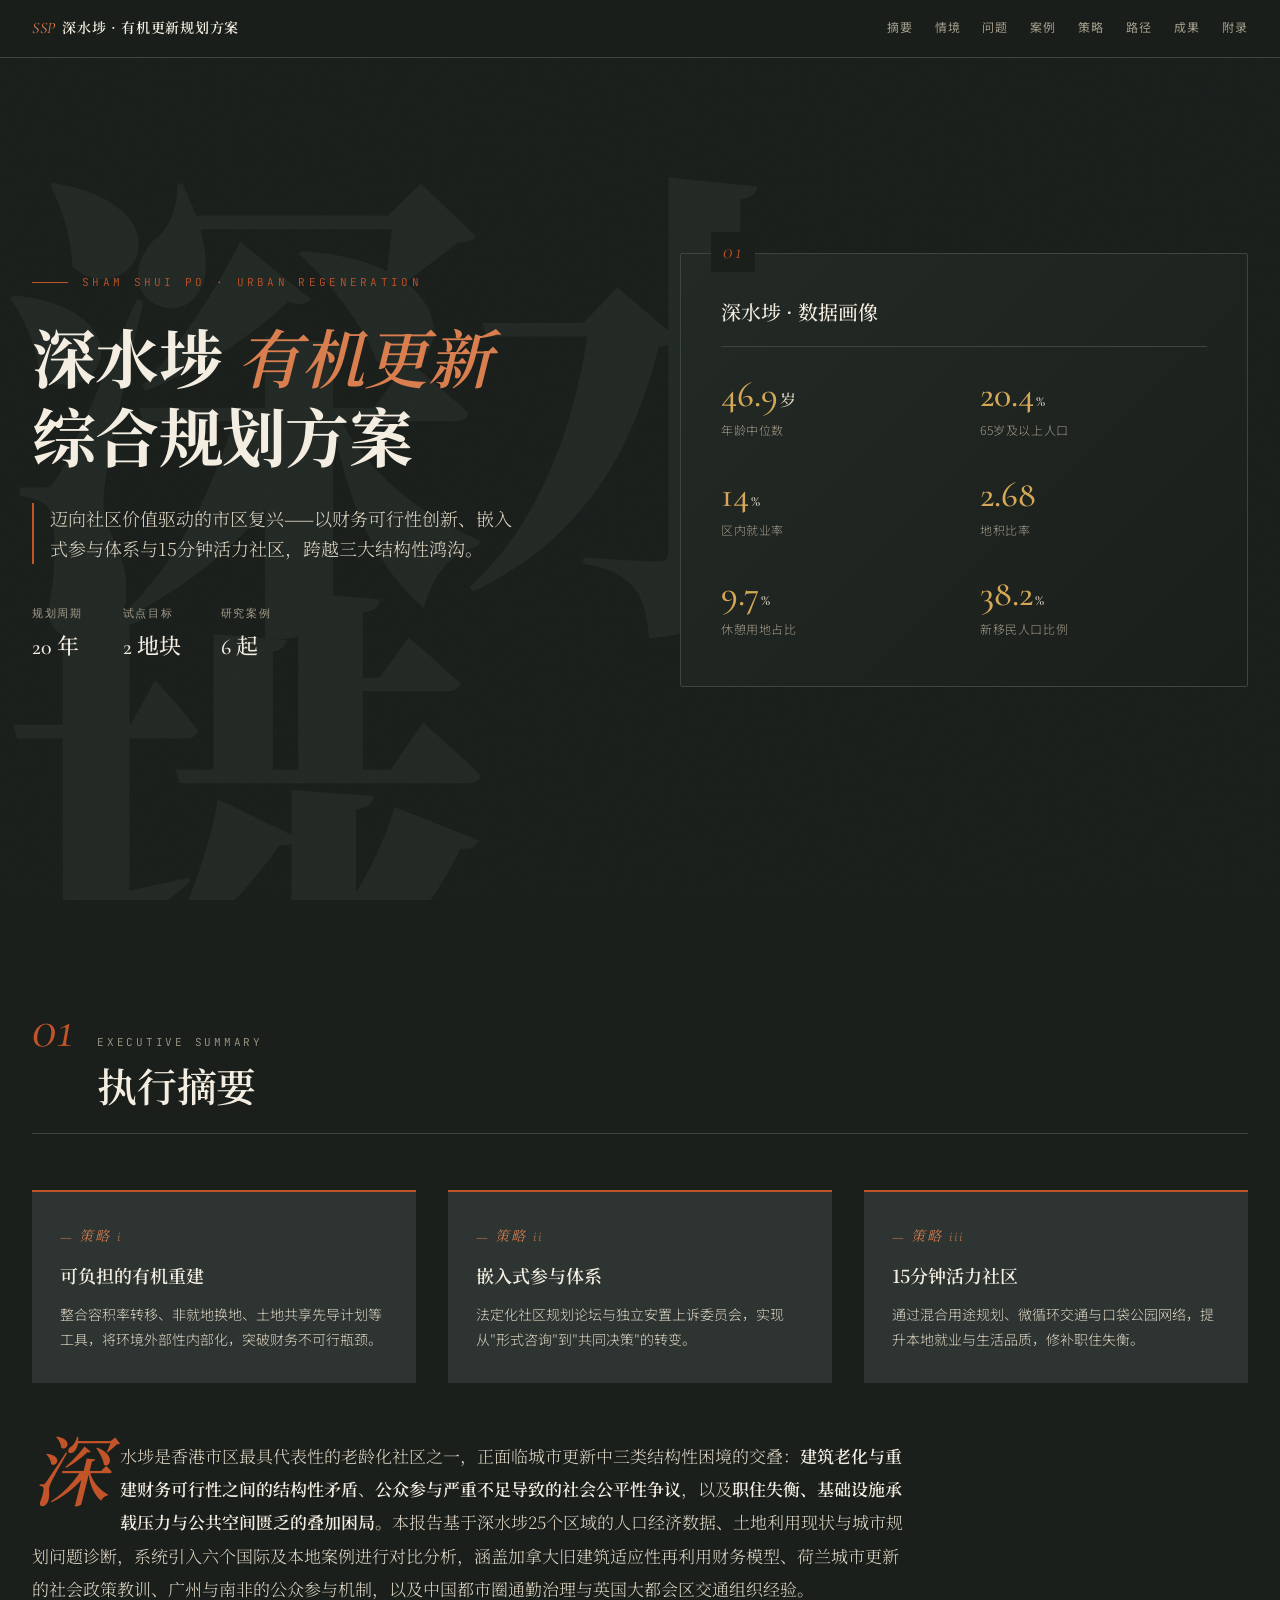
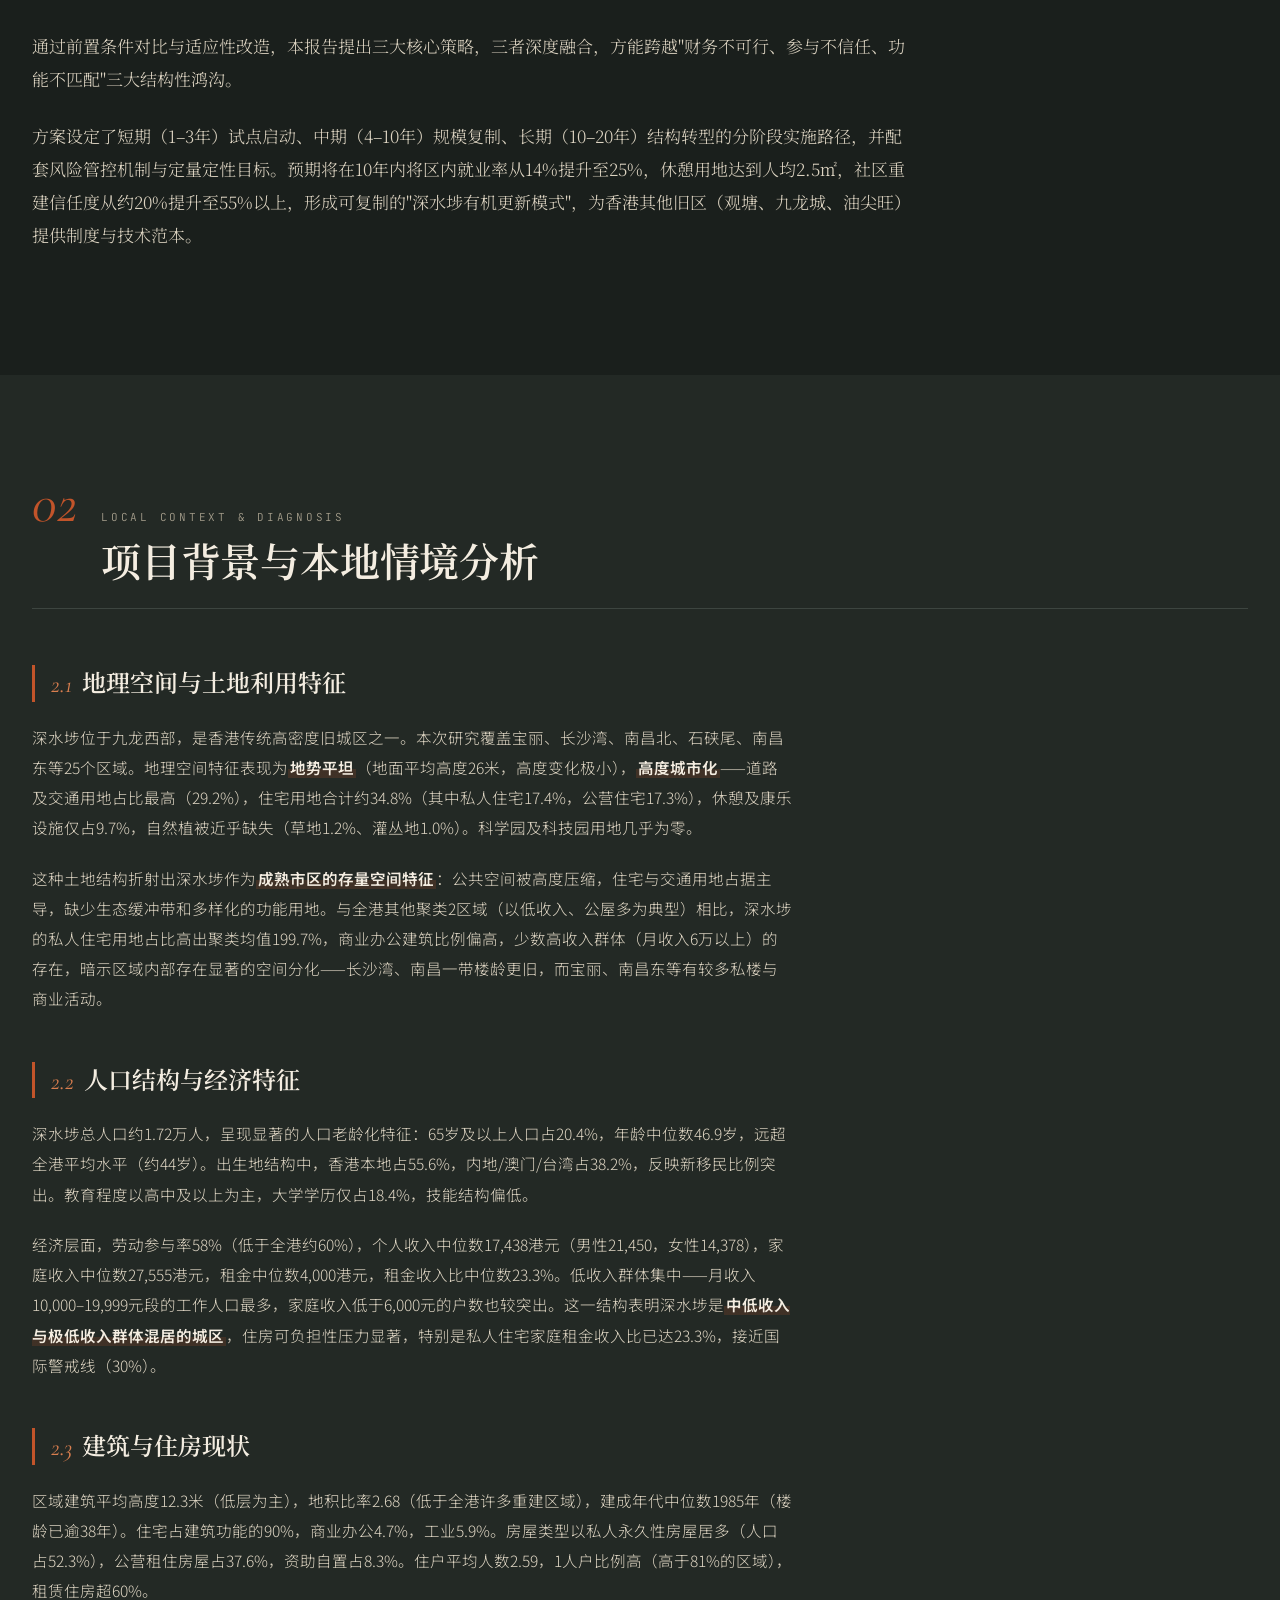
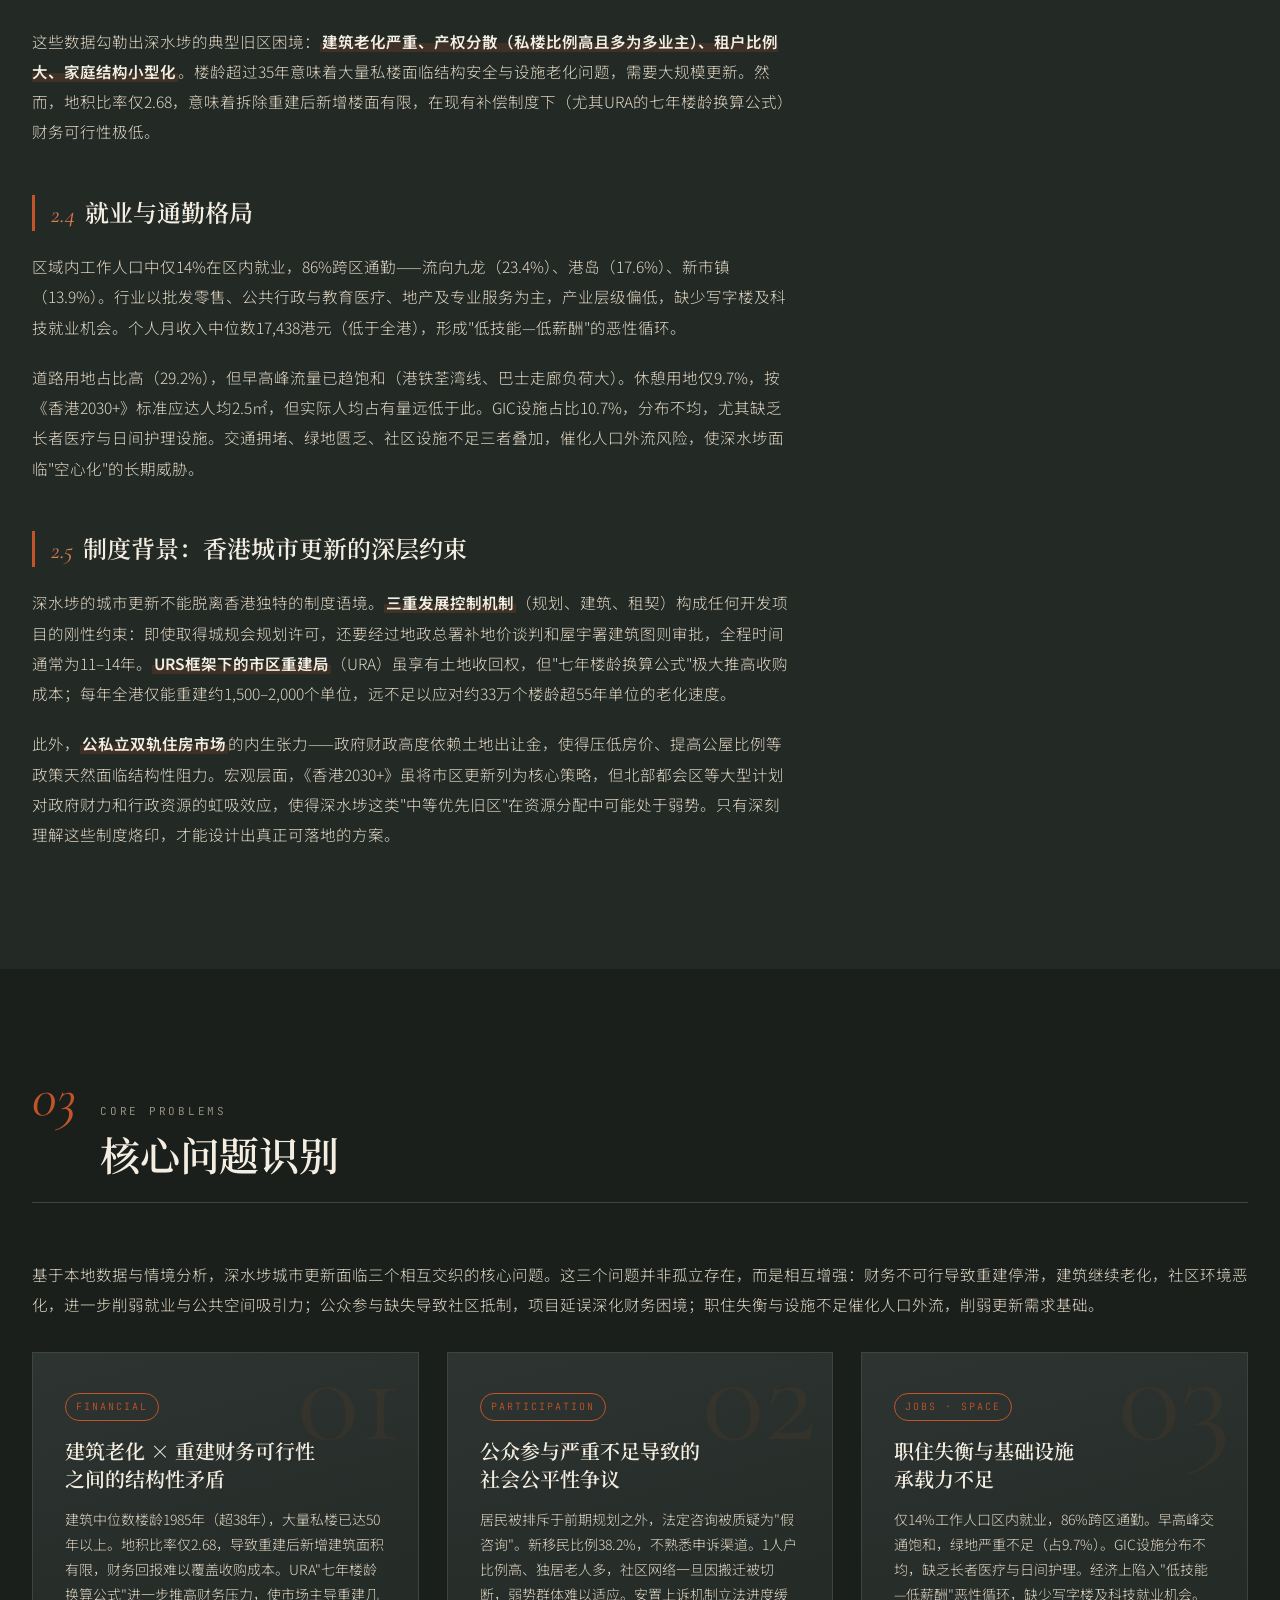
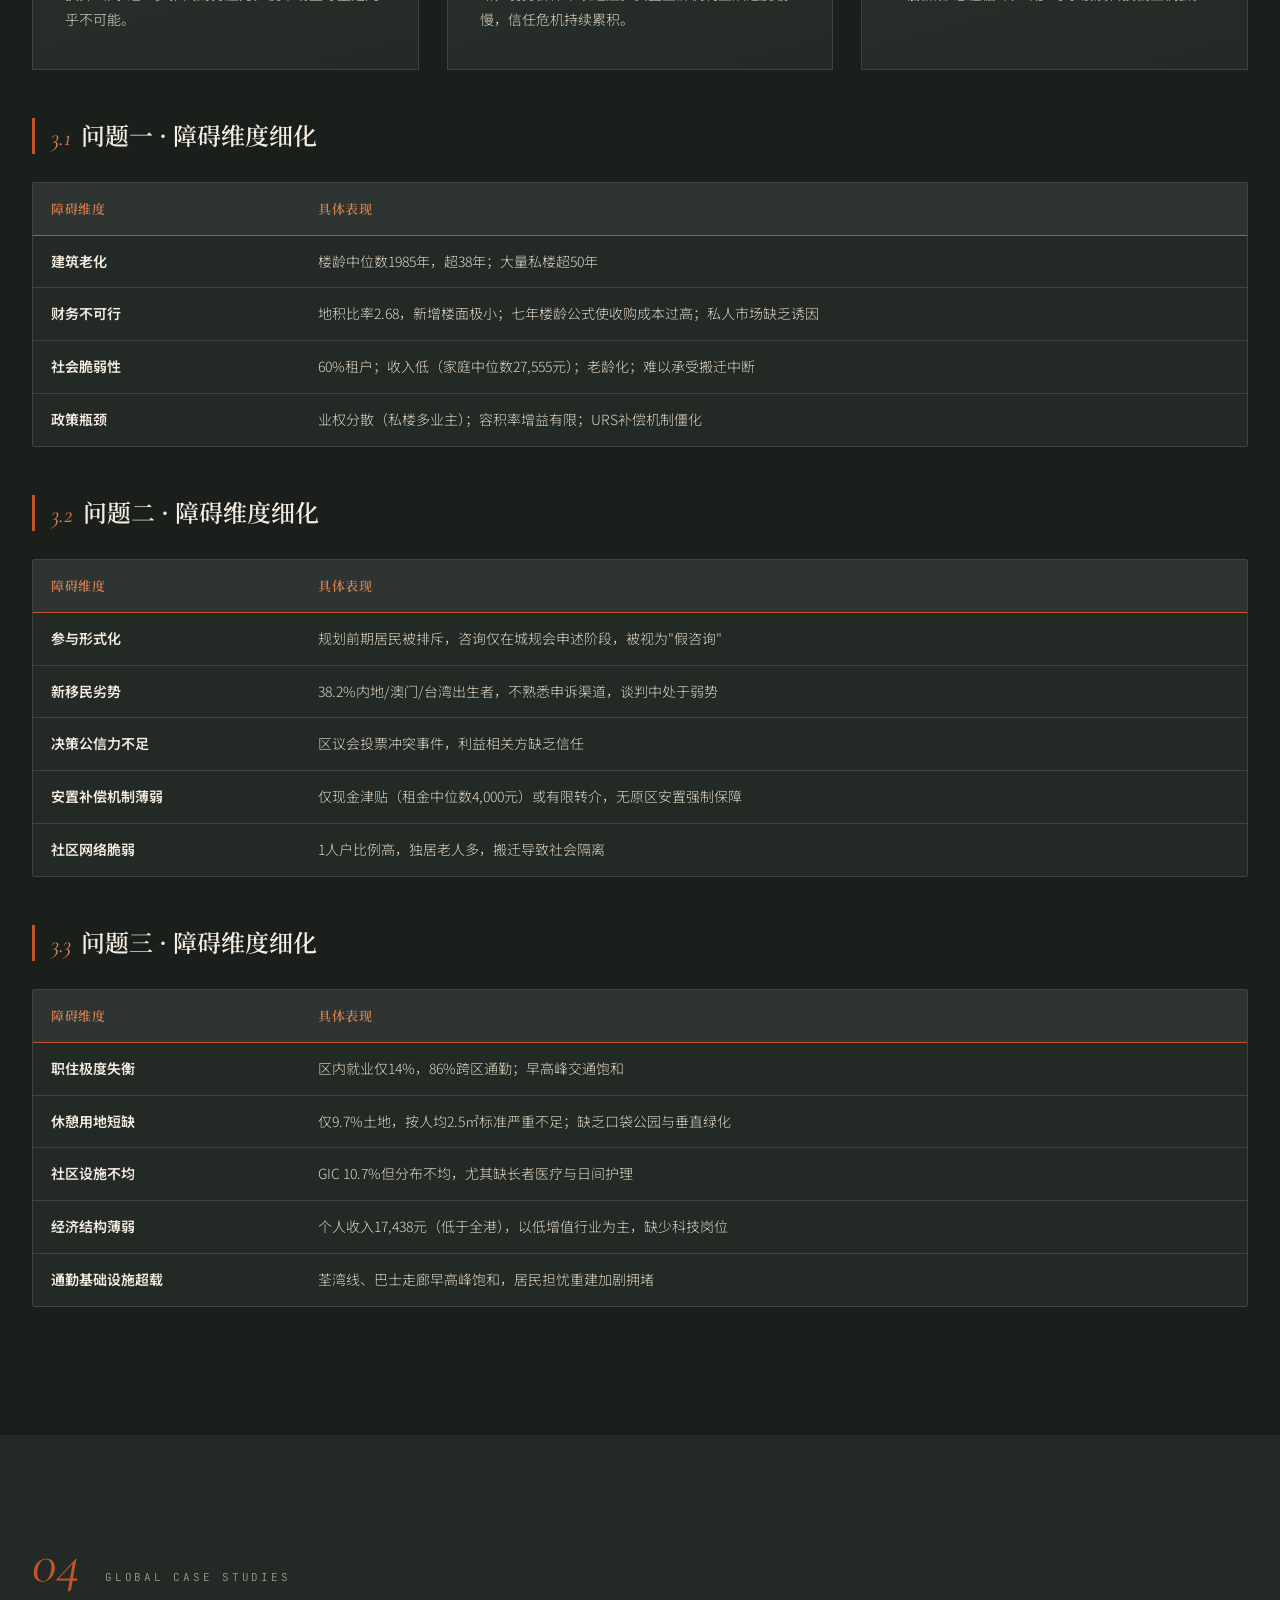
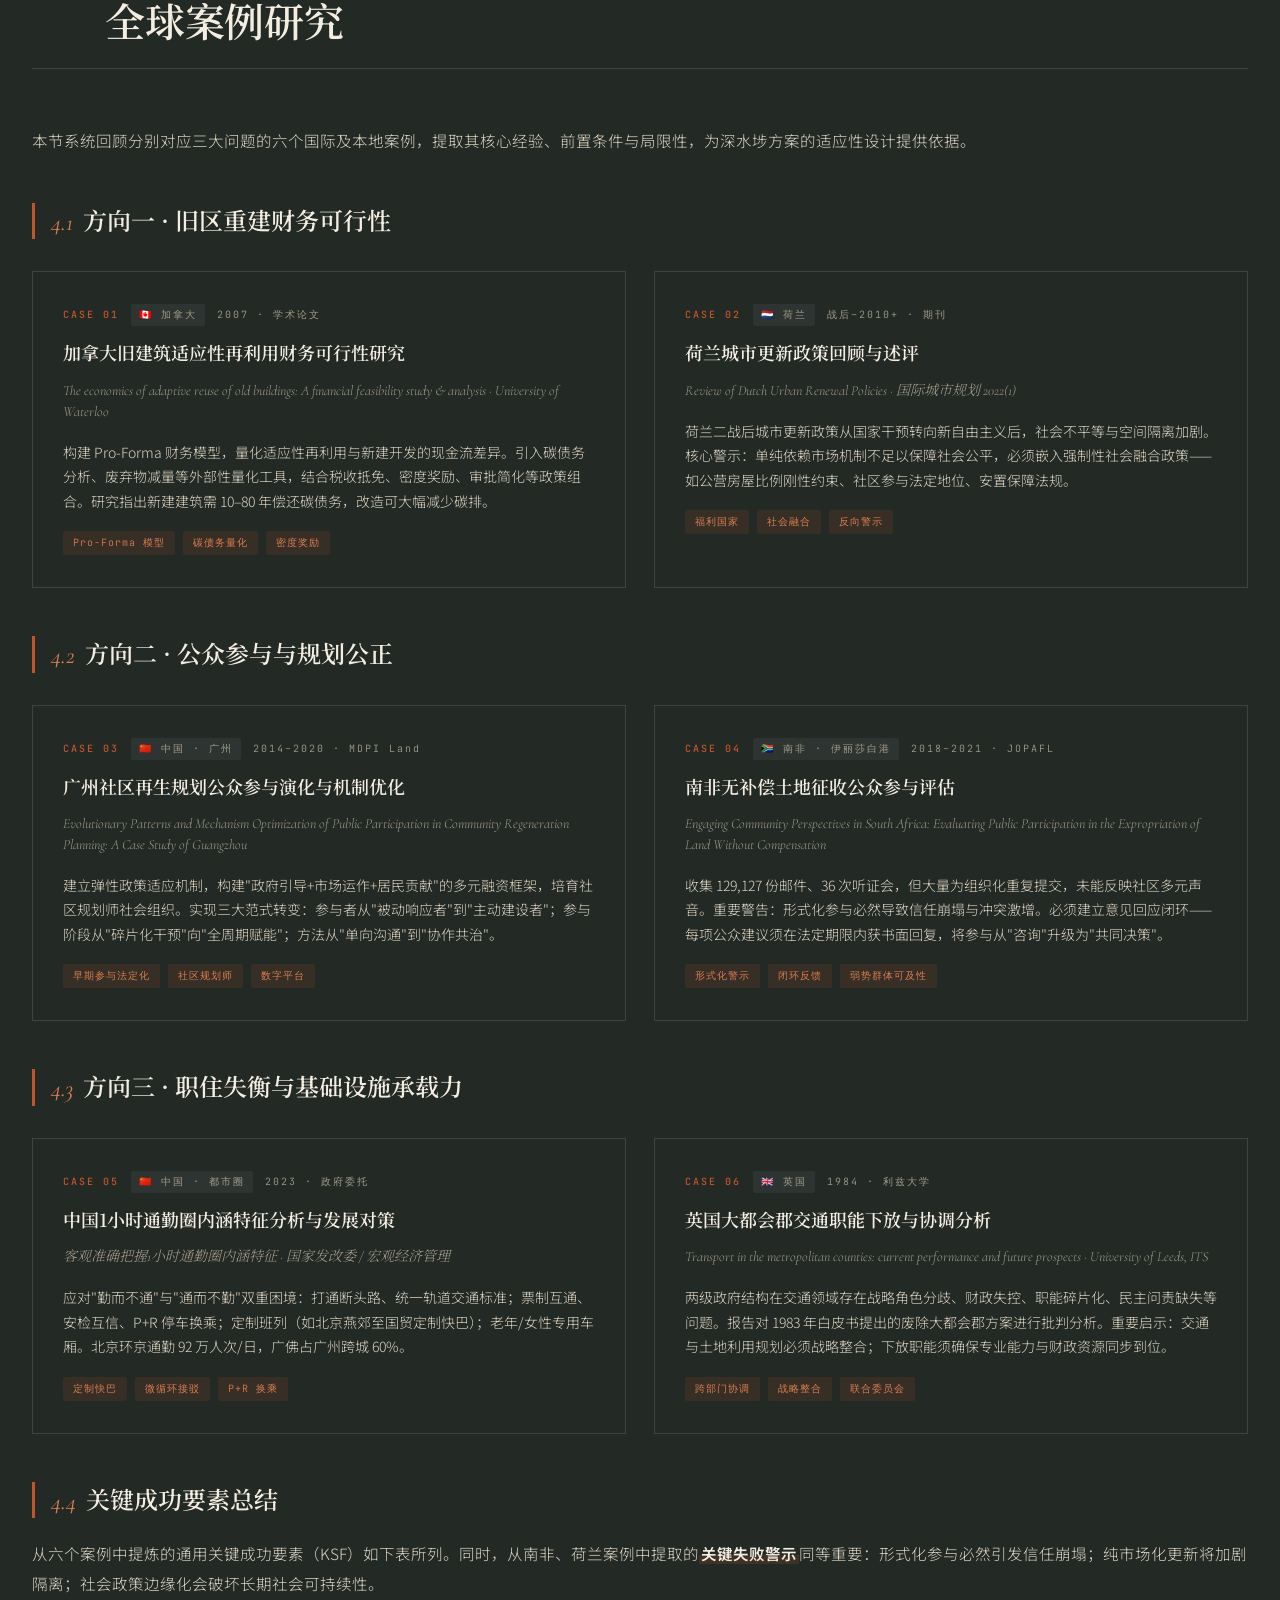
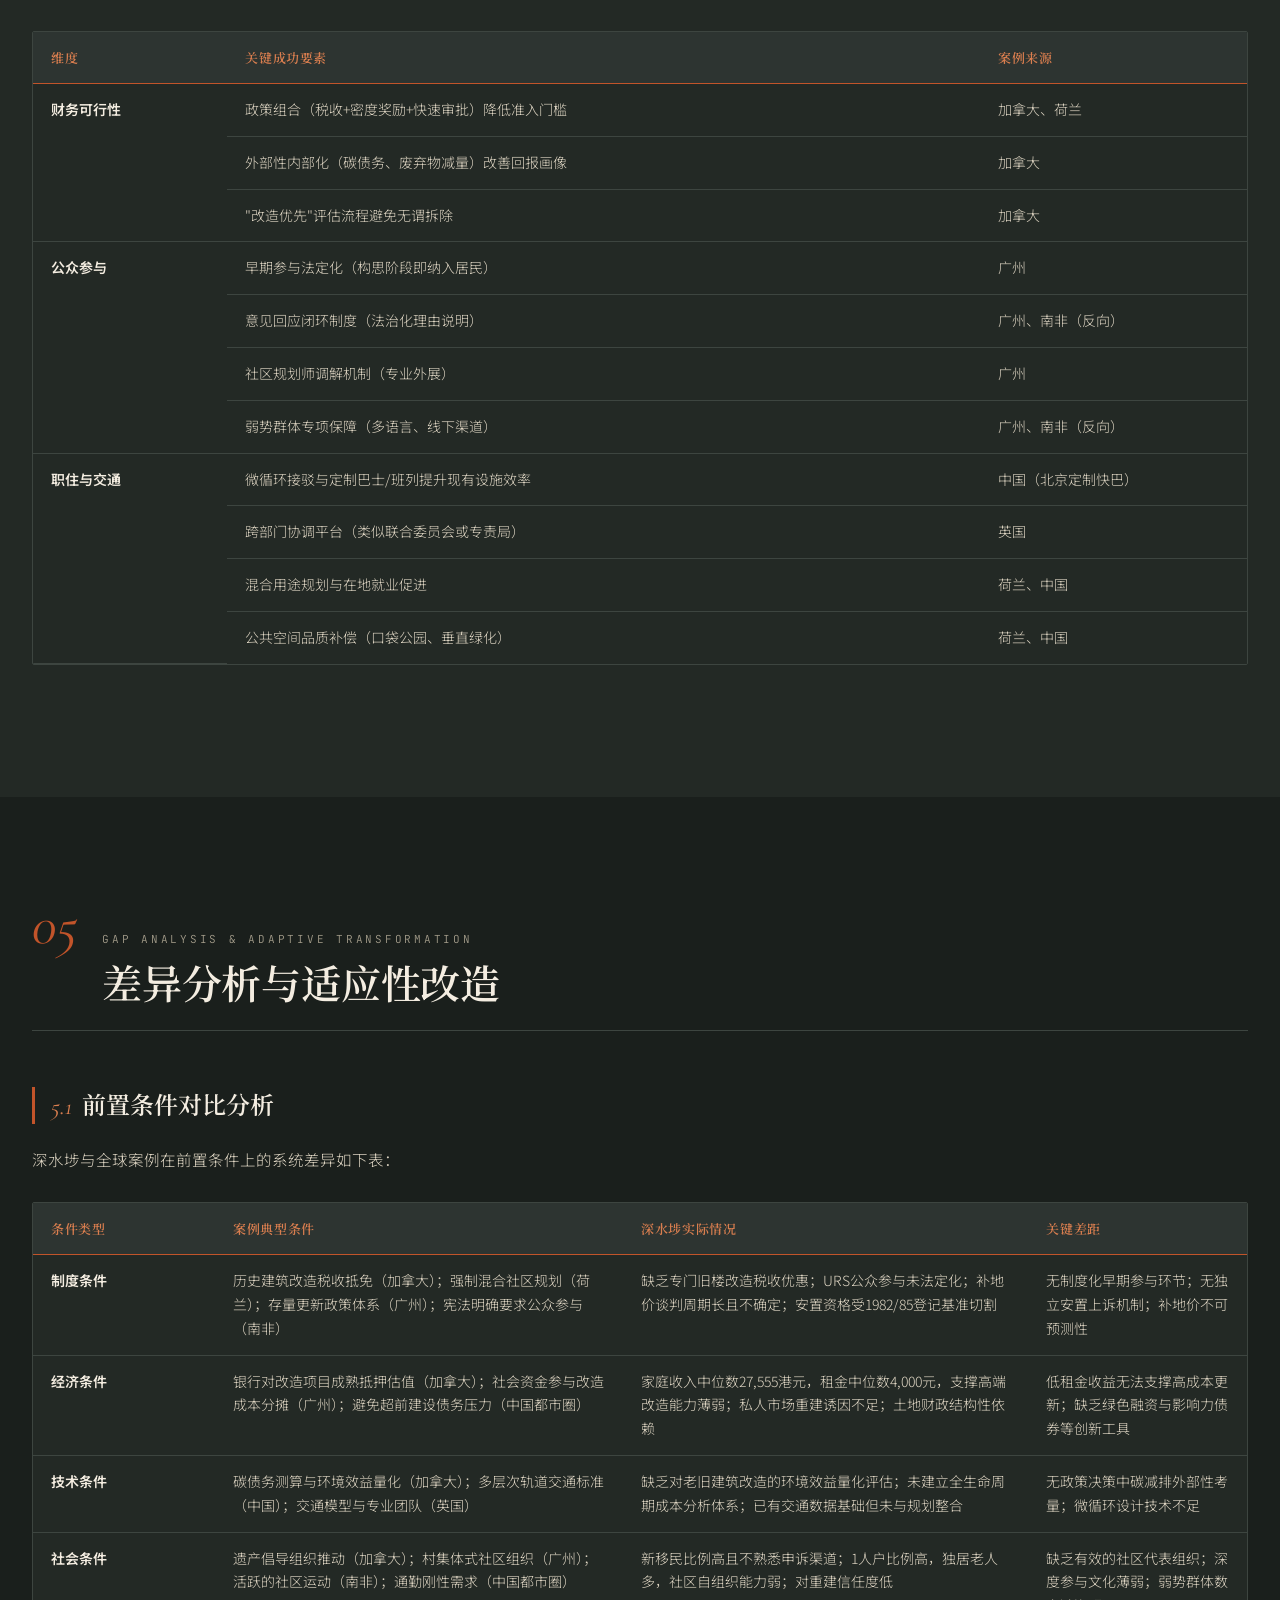
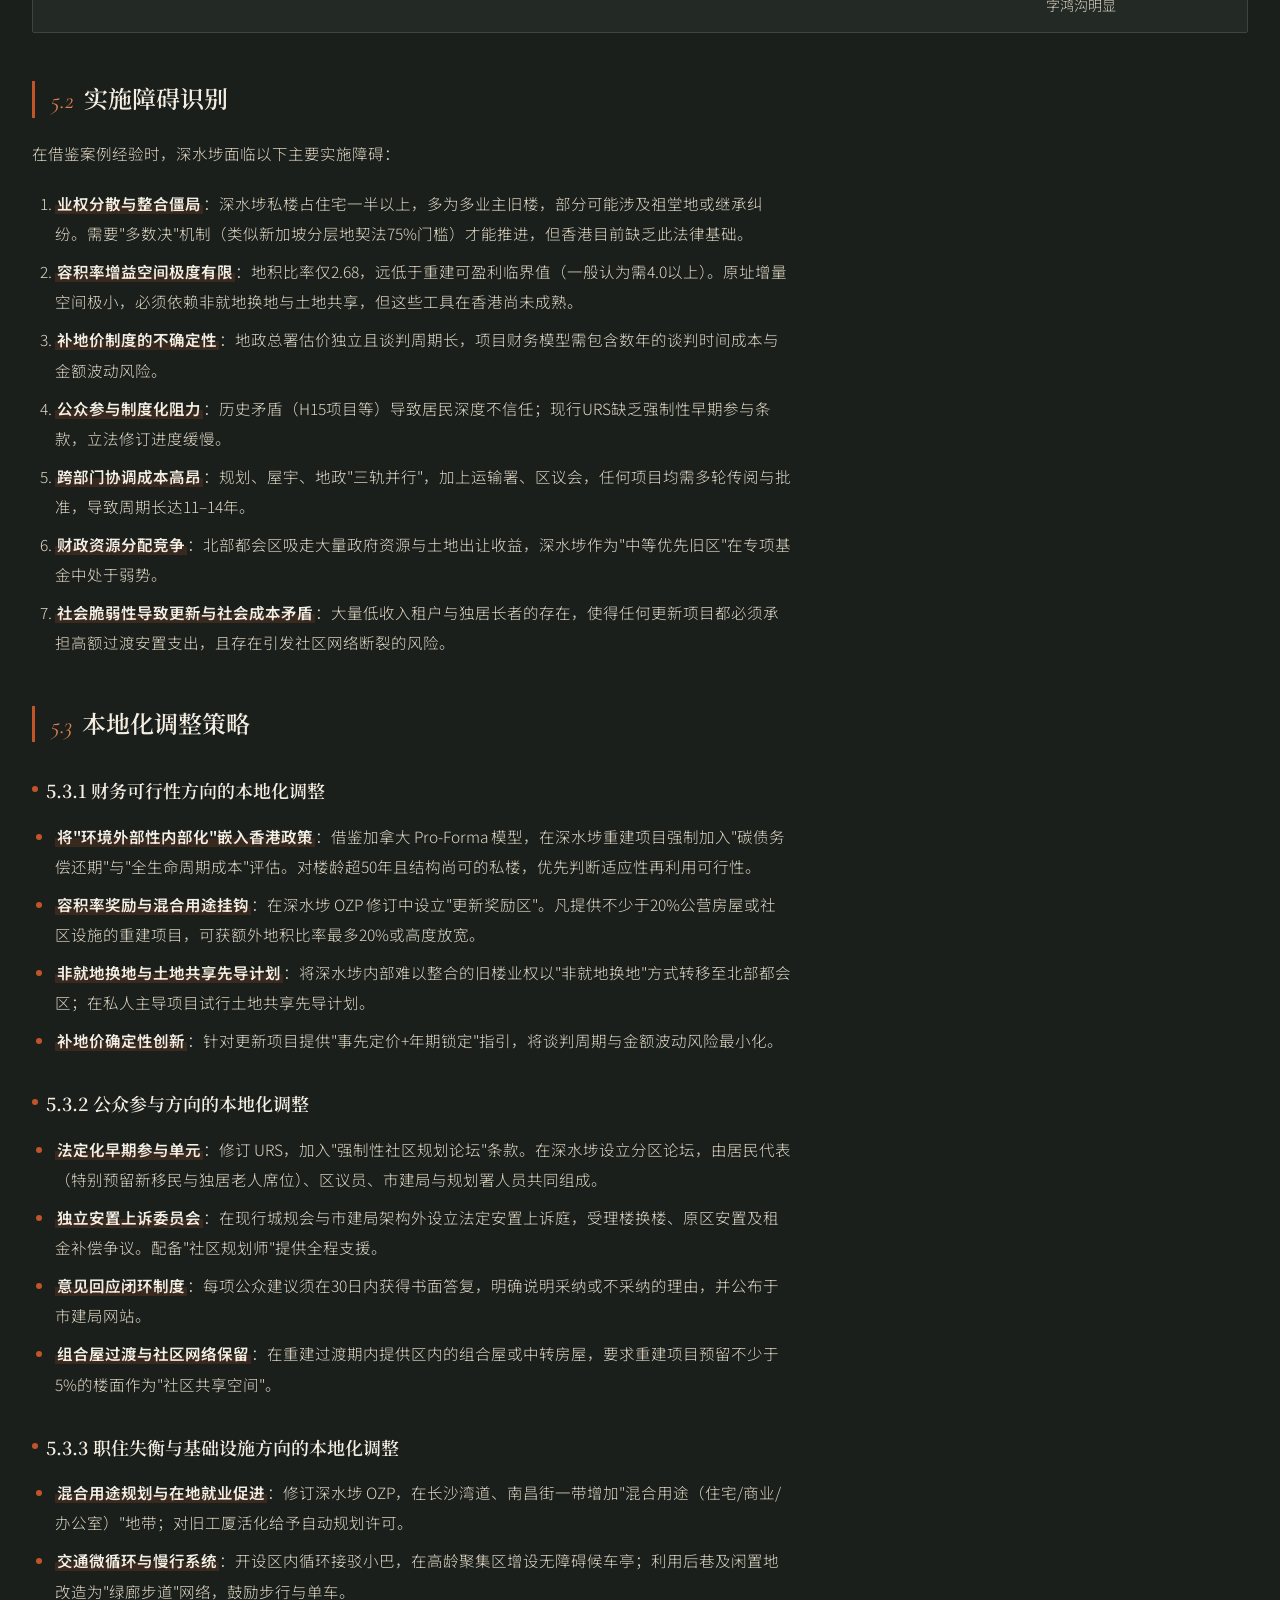
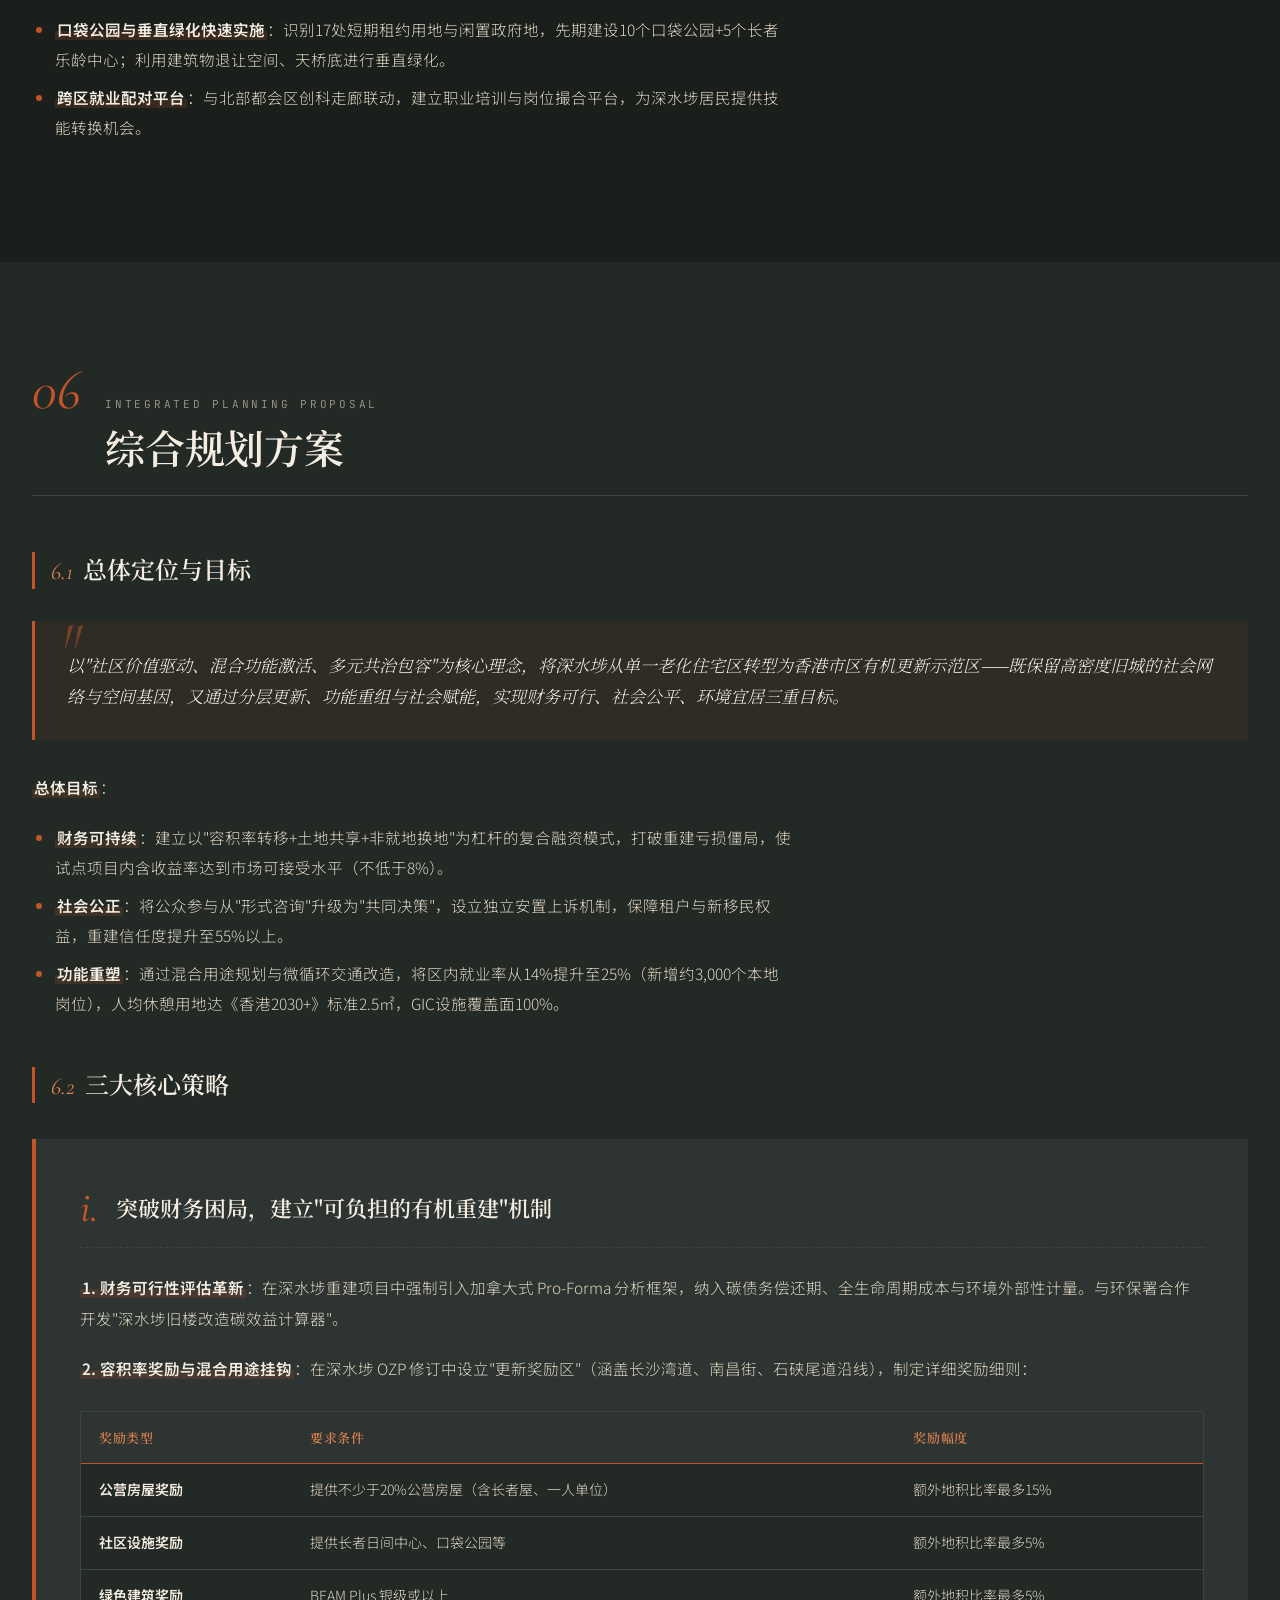
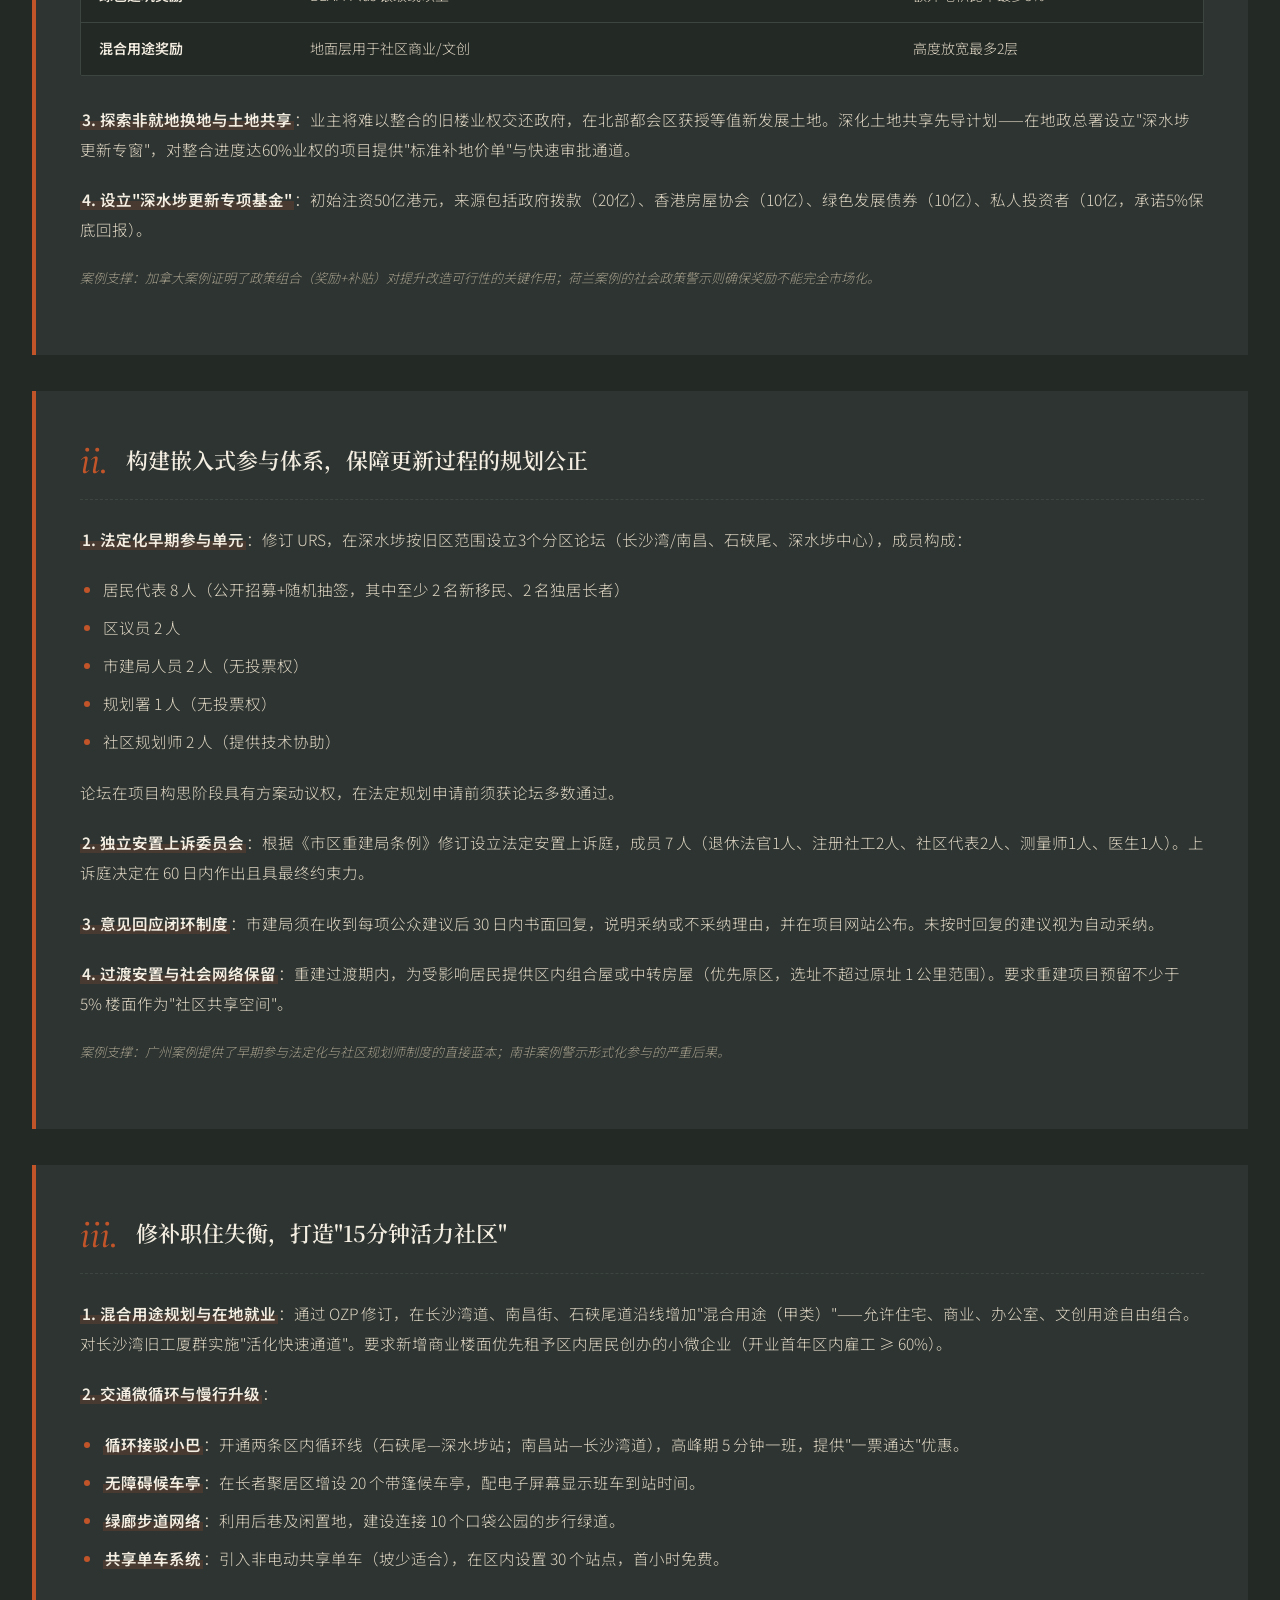
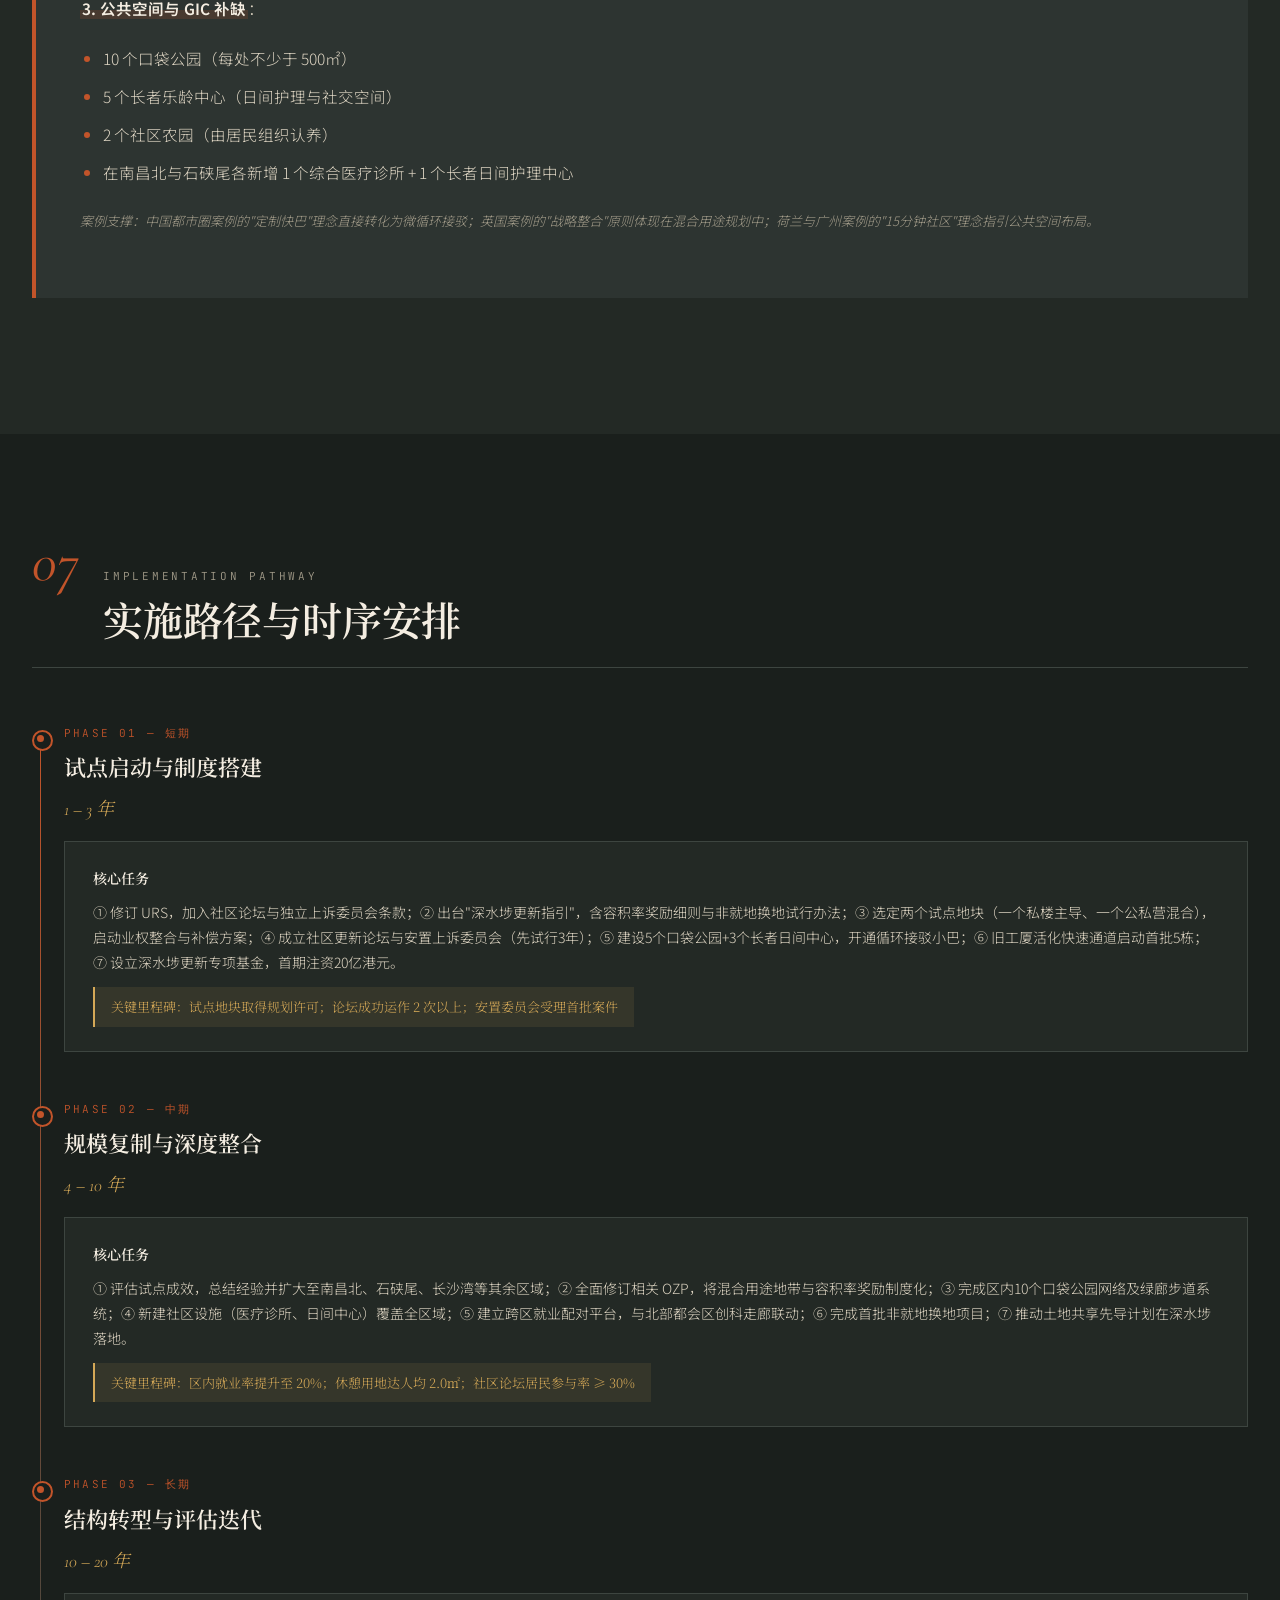
<file: example_output/Sham Shui Po/index.html>
<!DOCTYPE html>
<html lang="zh-Hant">
<head>
<meta charset="UTF-8">
<meta name="viewport" content="width=device-width, initial-scale=1.0">
<title>深水埗有机更新综合规划方案 — 迈向社区价值驱动的市区复兴</title>
<style>
/* ============================================================
   深水埗有机更新综合规划方案
   设计：编辑杂志风格 × 都市建筑印记
   ============================================================ */

/* ---------- 字体与变量 ---------- */
@import url('https://fonts.googleapis.com/css2?family=Noto+Serif+SC:wght@300;400;500;600;700;900&family=Noto+Sans+SC:wght@300;400;500;700;900&family=Cormorant+Garamond:ital,wght@0,300;0,400;0,500;0,600;1,300;1,400&family=JetBrains+Mono:wght@300;400;500&display=swap');

:root {
  /* 主色：深墨绿与暖砖红 */
  --ink: #1a1f1c;            /* 主背景：近黑墨绿 */
  --ink-2: #232925;           /* 次背景 */
  --ink-3: #2d3431;           /* 卡片背景 */
  --paper: #f4ede1;          /* 米白主文字 */
  --paper-soft: #ddd4c2;     /* 次文字 */
  --paper-dim: #a39c8a;      /* 三级文字 */
  --brick: #c2542a;          /* 砖红强调色 */
  --brick-soft: #d97e4f;     /* 砖红浅 */
  --gold: #d4a857;           /* 金色（用于数据） */
  --moss: #6b8d5c;           /* 苔绿色 */
  --line: #3d4540;            /* 分隔线 */
  --line-soft: #2d3431;

  --font-serif-cn: 'Noto Serif SC', 'Songti SC', 'STSong', serif;
  --font-sans-cn: 'Noto Sans SC', 'PingFang SC', 'Microsoft YaHei', sans-serif;
  --font-display: 'Cormorant Garamond', 'Noto Serif SC', serif;
  --font-mono: 'JetBrains Mono', monospace;

  --max-w: 1280px;
  --content-w: 760px;
}

* {
  box-sizing: border-box;
  margin: 0;
  padding: 0;
}

html {
  scroll-behavior: smooth;
  scroll-padding-top: 80px;
}

body {
  background: var(--ink);
  color: var(--paper);
  font-family: var(--font-sans-cn);
  font-weight: 300;
  font-size: 16px;
  line-height: 1.8;
  -webkit-font-smoothing: antialiased;
  -moz-osx-font-smoothing: grayscale;
  overflow-x: hidden;
}

/* 噪点纹理 */
body::before {
  content: '';
  position: fixed;
  inset: 0;
  pointer-events: none;
  z-index: 1;
  background-image: url("data:image/svg+xml,%3Csvg viewBox='0 0 200 200' xmlns='http://www.w3.org/2000/svg'%3E%3Cfilter id='n'%3E%3CfeTurbulence type='fractalNoise' baseFrequency='0.85' numOctaves='3' /%3E%3C/filter%3E%3Crect width='100%25' height='100%25' filter='url(%23n)' opacity='0.5'/%3E%3C/svg%3E");
  opacity: 0.04;
  mix-blend-mode: overlay;
}

/* ---------- 顶部导航 ---------- */
.topbar {
  position: fixed;
  top: 0;
  left: 0;
  right: 0;
  z-index: 100;
  background: rgba(26, 31, 28, 0.85);
  backdrop-filter: blur(12px);
  -webkit-backdrop-filter: blur(12px);
  border-bottom: 1px solid var(--line);
}

.topbar-inner {
  max-width: var(--max-w);
  margin: 0 auto;
  padding: 14px 32px;
  display: flex;
  align-items: center;
  justify-content: space-between;
  gap: 24px;
}

.topbar-title {
  font-family: var(--font-serif-cn);
  font-weight: 600;
  font-size: 14px;
  letter-spacing: 0.05em;
  color: var(--paper);
}

.topbar-title em {
  font-family: var(--font-display);
  font-style: italic;
  color: var(--brick-soft);
  font-weight: 400;
  font-size: 16px;
  margin-right: 6px;
}

.topbar-nav {
  display: flex;
  gap: 22px;
  font-size: 12px;
  letter-spacing: 0.08em;
  font-weight: 400;
}

.topbar-nav a {
  color: var(--paper-dim);
  text-decoration: none;
  transition: color 0.25s;
  position: relative;
  padding-bottom: 3px;
}

.topbar-nav a:hover {
  color: var(--brick-soft);
}

.topbar-nav a:hover::after {
  content: '';
  position: absolute;
  left: 0;
  right: 0;
  bottom: 0;
  height: 1px;
  background: var(--brick-soft);
}

/* ---------- HERO ---------- */
.hero {
  min-height: 100vh;
  display: flex;
  align-items: center;
  position: relative;
  padding: 120px 32px 80px;
  overflow: hidden;
}

.hero::before {
  content: '深水埗';
  position: absolute;
  bottom: -8vw;
  right: -2vw;
  font-family: var(--font-serif-cn);
  font-weight: 900;
  font-size: 38vw;
  color: var(--ink-2);
  line-height: 0.85;
  letter-spacing: -0.05em;
  z-index: 0;
  pointer-events: none;
}

.hero-inner {
  max-width: var(--max-w);
  margin: 0 auto;
  width: 100%;
  position: relative;
  z-index: 2;
  display: grid;
  grid-template-columns: 1fr 1fr;
  gap: 80px;
  align-items: center;
}

.hero-left .eyebrow {
  font-family: var(--font-mono);
  font-size: 11px;
  letter-spacing: 0.3em;
  color: var(--brick);
  text-transform: uppercase;
  margin-bottom: 28px;
  display: flex;
  align-items: center;
  gap: 14px;
}

.hero-left .eyebrow::before {
  content: '';
  width: 36px;
  height: 1px;
  background: var(--brick);
}

.hero-title {
  font-family: var(--font-serif-cn);
  font-weight: 700;
  font-size: clamp(36px, 5vw, 64px);
  line-height: 1.12;
  letter-spacing: -0.01em;
  color: var(--paper);
  margin-bottom: 32px;
}

.hero-title .accent {
  color: var(--brick-soft);
  font-style: italic;
  font-weight: 600;
  font-family: var(--font-display);
}

.hero-subtitle {
  font-family: var(--font-serif-cn);
  font-size: 18px;
  font-weight: 300;
  line-height: 1.7;
  color: var(--paper-soft);
  max-width: 480px;
  margin-bottom: 40px;
  padding-left: 16px;
  border-left: 2px solid var(--brick);
}

.hero-meta {
  display: flex;
  gap: 40px;
  font-family: var(--font-mono);
  font-size: 11px;
  letter-spacing: 0.15em;
  color: var(--paper-dim);
  text-transform: uppercase;
}

.hero-meta div span {
  display: block;
  color: var(--paper);
  font-size: 22px;
  font-family: var(--font-display);
  margin-top: 4px;
  letter-spacing: 0;
  text-transform: none;
  font-weight: 500;
}

.hero-right {
  position: relative;
  padding: 40px;
  background: linear-gradient(135deg, var(--ink-2) 0%, var(--ink) 100%);
  border: 1px solid var(--line);
  border-radius: 2px;
}

.hero-right::before {
  content: '01';
  position: absolute;
  top: -22px;
  left: 30px;
  background: var(--ink);
  padding: 0 12px;
  font-family: var(--font-display);
  font-style: italic;
  color: var(--brick);
  font-size: 22px;
  letter-spacing: 0.1em;
}

.hero-right h3 {
  font-family: var(--font-serif-cn);
  font-size: 20px;
  font-weight: 500;
  color: var(--paper);
  margin-bottom: 24px;
  padding-bottom: 16px;
  border-bottom: 1px solid var(--line);
}

.stat-grid {
  display: grid;
  grid-template-columns: 1fr 1fr;
  gap: 24px 32px;
}

.stat-grid .stat-item {
  padding: 6px 0;
}

.stat-grid .stat-value {
  font-family: var(--font-display);
  font-size: 36px;
  font-weight: 500;
  color: var(--gold);
  line-height: 1;
  margin-bottom: 6px;
}

.stat-grid .stat-value .unit {
  font-size: 16px;
  color: var(--paper-soft);
  margin-left: 2px;
}

.stat-grid .stat-label {
  font-size: 12px;
  color: var(--paper-dim);
  letter-spacing: 0.05em;
}

/* ---------- 通用区块 ---------- */
section.block {
  padding: 100px 32px;
  position: relative;
}

section.block.alt {
  background: var(--ink-2);
}

.block-inner {
  max-width: var(--max-w);
  margin: 0 auto;
  position: relative;
}

.section-header {
  display: flex;
  align-items: baseline;
  gap: 24px;
  margin-bottom: 56px;
  padding-bottom: 24px;
  border-bottom: 1px solid var(--line);
}

.section-num {
  font-family: var(--font-display);
  font-style: italic;
  font-size: 56px;
  font-weight: 400;
  color: var(--brick);
  line-height: 1;
  flex-shrink: 0;
}

.section-title-group {
  flex: 1;
}

.section-title-en {
  font-family: var(--font-mono);
  font-size: 11px;
  letter-spacing: 0.25em;
  color: var(--paper-dim);
  text-transform: uppercase;
  margin-bottom: 8px;
}

.section-title {
  font-family: var(--font-serif-cn);
  font-size: clamp(28px, 3.2vw, 40px);
  font-weight: 600;
  color: var(--paper);
  line-height: 1.2;
  letter-spacing: -0.005em;
}

/* ---------- 执行摘要 ---------- */
.summary-grid {
  display: grid;
  grid-template-columns: 1fr 1fr 1fr;
  gap: 32px;
  margin-bottom: 56px;
}

.summary-card {
  padding: 32px 28px;
  background: var(--ink-3);
  border-top: 2px solid var(--brick);
  position: relative;
  transition: transform 0.3s ease;
}

.summary-card:hover {
  transform: translateY(-4px);
}

.summary-card .num {
  font-family: var(--font-display);
  font-style: italic;
  color: var(--brick-soft);
  font-size: 14px;
  letter-spacing: 0.15em;
  margin-bottom: 14px;
  display: block;
}

.summary-card h4 {
  font-family: var(--font-serif-cn);
  font-size: 18px;
  font-weight: 600;
  color: var(--paper);
  margin-bottom: 14px;
  line-height: 1.4;
}

.summary-card p {
  font-size: 14px;
  color: var(--paper-soft);
  line-height: 1.75;
}

.summary-prose {
  max-width: 880px;
  font-family: var(--font-serif-cn);
  font-size: 17px;
  line-height: 1.95;
  color: var(--paper-soft);
}

.summary-prose p {
  margin-bottom: 1.4em;
}

.summary-prose p:first-child::first-letter {
  font-family: var(--font-display);
  font-style: italic;
  font-size: 4.5em;
  float: left;
  line-height: 0.85;
  padding-right: 12px;
  padding-top: 4px;
  color: var(--brick);
  font-weight: 500;
}

.summary-prose strong {
  color: var(--paper);
  font-weight: 600;
}

/* ---------- 章节 ---------- */
.sub-title {
  font-family: var(--font-serif-cn);
  font-size: 24px;
  font-weight: 600;
  color: var(--paper);
  margin: 48px 0 20px;
  padding-left: 16px;
  border-left: 3px solid var(--brick);
  line-height: 1.4;
}

.sub-title .num {
  font-family: var(--font-display);
  font-style: italic;
  color: var(--brick-soft);
  margin-right: 10px;
  font-weight: 400;
}

.sub-sub-title {
  font-family: var(--font-serif-cn);
  font-size: 18px;
  font-weight: 600;
  color: var(--paper);
  margin: 32px 0 14px;
  padding-left: 14px;
  position: relative;
}

.sub-sub-title::before {
  content: '';
  position: absolute;
  left: 0;
  top: 12px;
  width: 6px;
  height: 6px;
  background: var(--brick);
  border-radius: 50%;
}

.prose {
  max-width: var(--content-w);
  font-size: 15.5px;
  line-height: 1.95;
  color: var(--paper-soft);
}

.prose.wide {
  max-width: none;
}

.prose p {
  margin-bottom: 1.3em;
}

.prose strong {
  color: var(--paper);
  font-weight: 600;
  background: linear-gradient(transparent 60%, rgba(194, 84, 42, 0.18) 60%);
  padding: 0 2px;
}

.prose ul, .prose ol {
  margin: 0.5em 0 1.3em 1.5em;
  color: var(--paper-soft);
}

.prose ul li, .prose ol li {
  margin-bottom: 0.5em;
}

.prose ul li::marker {
  color: var(--brick);
}

/* ---------- 表格 ---------- */
.tbl-wrap {
  margin: 28px 0;
  overflow-x: auto;
  border: 1px solid var(--line);
  border-radius: 2px;
}

table {
  width: 100%;
  border-collapse: collapse;
  font-size: 14px;
  background: var(--ink-2);
}

table thead {
  background: var(--ink-3);
}

table th {
  padding: 14px 18px;
  text-align: left;
  font-family: var(--font-serif-cn);
  font-size: 13px;
  font-weight: 600;
  color: var(--brick-soft);
  letter-spacing: 0.05em;
  border-bottom: 1px solid var(--brick);
  vertical-align: top;
}

table td {
  padding: 14px 18px;
  border-bottom: 1px solid var(--line);
  color: var(--paper-soft);
  vertical-align: top;
  line-height: 1.7;
}

table tr:last-child td {
  border-bottom: none;
}

table tr:hover td {
  background: rgba(194, 84, 42, 0.04);
}

table td strong {
  color: var(--paper);
  font-weight: 600;
}

/* ---------- 问题卡片（三大核心问题） ---------- */
.problem-grid {
  display: grid;
  grid-template-columns: repeat(3, 1fr);
  gap: 28px;
  margin-top: 32px;
}

.problem-card {
  padding: 36px 32px;
  background: linear-gradient(165deg, var(--ink-3) 0%, var(--ink-2) 100%);
  border: 1px solid var(--line);
  position: relative;
  overflow: hidden;
}

.problem-card::before {
  content: attr(data-num);
  position: absolute;
  top: -20px;
  right: 16px;
  font-family: var(--font-display);
  font-size: 130px;
  font-weight: 400;
  color: rgba(194, 84, 42, 0.08);
  line-height: 1;
  pointer-events: none;
}

.problem-card h4 {
  font-family: var(--font-serif-cn);
  font-size: 20px;
  font-weight: 600;
  color: var(--paper);
  margin-bottom: 14px;
  line-height: 1.4;
  position: relative;
}

.problem-card .tag {
  display: inline-block;
  font-family: var(--font-mono);
  font-size: 10px;
  letter-spacing: 0.2em;
  color: var(--brick);
  padding: 4px 10px;
  border: 1px solid var(--brick);
  border-radius: 100px;
  margin-bottom: 16px;
}

.problem-card p {
  font-size: 14px;
  color: var(--paper-soft);
  line-height: 1.8;
  position: relative;
}

/* ---------- 策略卡 ---------- */
.strategy {
  background: var(--ink-3);
  padding: 48px 44px;
  margin: 36px 0;
  border-left: 4px solid var(--brick);
  position: relative;
}

.strategy-head {
  display: flex;
  align-items: center;
  gap: 18px;
  margin-bottom: 24px;
  padding-bottom: 18px;
  border-bottom: 1px dashed var(--line);
}

.strategy-num {
  font-family: var(--font-display);
  font-style: italic;
  font-size: 42px;
  color: var(--brick);
  font-weight: 500;
  line-height: 1;
}

.strategy-name {
  font-family: var(--font-serif-cn);
  font-size: 22px;
  font-weight: 600;
  color: var(--paper);
  line-height: 1.3;
}

/* ---------- 案例卡片网格 ---------- */
.case-grid {
  display: grid;
  grid-template-columns: repeat(2, 1fr);
  gap: 28px;
  margin-top: 32px;
}

.case-card {
  background: var(--ink-2);
  padding: 32px 30px;
  border: 1px solid var(--line);
  position: relative;
  transition: all 0.3s ease;
}

.case-card:hover {
  border-color: var(--brick);
  transform: translateY(-3px);
}

.case-card .case-meta {
  display: flex;
  align-items: center;
  gap: 12px;
  font-family: var(--font-mono);
  font-size: 10px;
  letter-spacing: 0.2em;
  color: var(--paper-dim);
  margin-bottom: 14px;
}

.case-card .case-meta .case-no {
  color: var(--brick);
  font-weight: 500;
}

.case-card .case-meta .case-flag {
  padding: 2px 8px;
  background: var(--ink-3);
  border-radius: 2px;
}

.case-card h4 {
  font-family: var(--font-serif-cn);
  font-size: 18px;
  font-weight: 600;
  color: var(--paper);
  margin-bottom: 14px;
  line-height: 1.4;
}

.case-card .case-en {
  font-family: var(--font-display);
  font-style: italic;
  font-size: 14px;
  color: var(--paper-dim);
  line-height: 1.5;
  margin-bottom: 18px;
}

.case-card .case-summary {
  font-size: 14px;
  color: var(--paper-soft);
  line-height: 1.75;
  margin-bottom: 18px;
}

.case-card .case-tags {
  display: flex;
  flex-wrap: wrap;
  gap: 8px;
  font-family: var(--font-mono);
  font-size: 10px;
}

.case-card .case-tag {
  padding: 3px 10px;
  background: rgba(194, 84, 42, 0.12);
  color: var(--brick-soft);
  border-radius: 2px;
  letter-spacing: 0.1em;
}

/* ---------- 关键成功要素 ---------- */
.ksf-table {
  margin: 32px 0;
}

/* ---------- 实施路径时间线 ---------- */
.timeline {
  position: relative;
  margin: 48px 0;
  padding-left: 32px;
}

.timeline::before {
  content: '';
  position: absolute;
  left: 8px;
  top: 8px;
  bottom: 8px;
  width: 1px;
  background: linear-gradient(180deg, var(--brick) 0%, var(--line) 100%);
}

.timeline-item {
  position: relative;
  margin-bottom: 48px;
}

.timeline-item::before {
  content: '';
  position: absolute;
  left: -32px;
  top: 6px;
  width: 17px;
  height: 17px;
  border: 2px solid var(--brick);
  background: var(--ink);
  border-radius: 50%;
}

.timeline-item::after {
  content: '';
  position: absolute;
  left: -27px;
  top: 11px;
  width: 7px;
  height: 7px;
  background: var(--brick);
  border-radius: 50%;
}

.timeline-phase {
  font-family: var(--font-mono);
  font-size: 11px;
  letter-spacing: 0.2em;
  color: var(--brick);
  margin-bottom: 4px;
  text-transform: uppercase;
}

.timeline-title {
  font-family: var(--font-serif-cn);
  font-size: 22px;
  font-weight: 600;
  color: var(--paper);
  margin-bottom: 6px;
}

.timeline-period {
  font-family: var(--font-display);
  font-style: italic;
  color: var(--gold);
  font-size: 18px;
  margin-bottom: 16px;
}

.timeline-content {
  background: var(--ink-2);
  border: 1px solid var(--line);
  padding: 24px 28px;
}

.timeline-content h5 {
  font-family: var(--font-serif-cn);
  font-size: 14px;
  font-weight: 600;
  color: var(--paper);
  margin: 16px 0 8px;
}

.timeline-content h5:first-child {
  margin-top: 0;
}

.timeline-content p, .timeline-content ul {
  font-size: 14px;
  color: var(--paper-soft);
  line-height: 1.8;
}

.timeline-content .milestone {
  display: inline-block;
  margin-top: 12px;
  padding: 8px 16px;
  background: rgba(212, 168, 87, 0.1);
  border-left: 2px solid var(--gold);
  font-size: 13px;
  color: var(--gold);
  font-family: var(--font-serif-cn);
}

/* ---------- 指标看板（预期成果） ---------- */
.kpi-grid {
  display: grid;
  grid-template-columns: repeat(3, 1fr);
  gap: 24px;
  margin: 32px 0;
}

.kpi-card {
  background: var(--ink-3);
  padding: 28px 26px;
  border-radius: 2px;
  position: relative;
  overflow: hidden;
  border: 1px solid var(--line);
}

.kpi-card .kpi-label {
  font-size: 12px;
  color: var(--paper-dim);
  letter-spacing: 0.05em;
  margin-bottom: 14px;
  line-height: 1.4;
}

.kpi-card .kpi-flow {
  display: flex;
  align-items: baseline;
  gap: 14px;
  margin-bottom: 8px;
  flex-wrap: wrap;
}

.kpi-card .kpi-from {
  font-family: var(--font-display);
  font-size: 22px;
  color: var(--paper-dim);
  font-style: italic;
}

.kpi-card .kpi-arrow {
  color: var(--brick);
  font-family: var(--font-mono);
  font-size: 14px;
}

.kpi-card .kpi-to {
  font-family: var(--font-display);
  font-size: 36px;
  font-weight: 600;
  color: var(--gold);
  line-height: 1;
}

.kpi-card .kpi-note {
  font-size: 11px;
  font-family: var(--font-mono);
  color: var(--paper-dim);
  letter-spacing: 0.05em;
}

/* ---------- 引用 ---------- */
.callout {
  margin: 32px 0;
  padding: 28px 32px;
  background: rgba(194, 84, 42, 0.08);
  border-left: 3px solid var(--brick);
  font-family: var(--font-serif-cn);
  font-size: 17px;
  line-height: 1.85;
  color: var(--paper);
  font-style: italic;
  position: relative;
}

.callout::before {
  content: '"';
  position: absolute;
  top: -8px;
  left: 24px;
  font-family: var(--font-display);
  font-size: 70px;
  color: var(--brick);
  font-style: italic;
  line-height: 1;
  opacity: 0.5;
}

/* ---------- 案例详情 ---------- */
.case-detail {
  background: var(--ink-2);
  margin-top: 56px;
  border: 1px solid var(--line);
  border-left: 3px solid var(--brick);
}

.case-detail-head {
  padding: 32px 40px;
  border-bottom: 1px solid var(--line);
  background: linear-gradient(135deg, var(--ink-3) 0%, var(--ink-2) 100%);
  position: relative;
}

.case-detail-no {
  position: absolute;
  top: 22px;
  right: 36px;
  font-family: var(--font-display);
  font-style: italic;
  font-size: 64px;
  color: var(--brick);
  font-weight: 500;
  line-height: 1;
  opacity: 0.7;
}

.case-detail-tag {
  font-family: var(--font-mono);
  font-size: 10px;
  letter-spacing: 0.2em;
  color: var(--brick);
  margin-bottom: 12px;
}

.case-detail-title {
  font-family: var(--font-serif-cn);
  font-size: 22px;
  font-weight: 600;
  color: var(--paper);
  line-height: 1.4;
  margin-bottom: 8px;
  padding-right: 80px;
}

.case-detail-title-en {
  font-family: var(--font-display);
  font-style: italic;
  font-size: 15px;
  color: var(--paper-dim);
  line-height: 1.5;
  padding-right: 80px;
}

.case-detail-meta {
  display: flex;
  gap: 28px;
  margin-top: 18px;
  flex-wrap: wrap;
}

.case-detail-meta div {
  font-size: 12px;
  color: var(--paper-dim);
  font-family: var(--font-mono);
  letter-spacing: 0.08em;
}

.case-detail-meta strong {
  color: var(--paper);
  font-family: var(--font-sans-cn);
  font-weight: 500;
  margin-left: 6px;
}

.case-detail-body {
  padding: 32px 40px 40px;
}

.case-detail-body h4 {
  font-family: var(--font-serif-cn);
  font-size: 17px;
  font-weight: 600;
  color: var(--paper);
  margin: 24px 0 12px;
  padding-left: 14px;
  border-left: 2px solid var(--brick);
}

.case-detail-body h4:first-child {
  margin-top: 0;
}

.case-detail-body h5 {
  font-family: var(--font-serif-cn);
  font-size: 14px;
  font-weight: 600;
  color: var(--brick-soft);
  margin: 18px 0 8px;
}

.case-detail-body p {
  font-size: 14.5px;
  color: var(--paper-soft);
  line-height: 1.85;
  margin-bottom: 1em;
}

.case-detail-body ul {
  font-size: 14.5px;
  color: var(--paper-soft);
  line-height: 1.85;
  margin: 0 0 1em 1.5em;
}

.case-detail-body ul li {
  margin-bottom: 0.5em;
}

.case-detail-body ul li::marker {
  color: var(--brick);
}

.case-detail-body strong {
  color: var(--paper);
  font-weight: 600;
}

/* 案例详情：可折叠（保持展开以确保所有信息可见，但有视觉指引） */
.case-detail-body details {
  margin-bottom: 12px;
}

.case-detail-body details summary {
  cursor: pointer;
  padding: 12px 0;
  font-family: var(--font-serif-cn);
  font-weight: 600;
  color: var(--paper);
  border-bottom: 1px solid var(--line);
  list-style: none;
  display: flex;
  align-items: center;
  gap: 10px;
}

.case-detail-body details summary::-webkit-details-marker {
  display: none;
}

.case-detail-body details summary::before {
  content: '+';
  font-family: var(--font-display);
  color: var(--brick);
  font-size: 22px;
  line-height: 1;
  transition: transform 0.2s;
}

.case-detail-body details[open] summary::before {
  content: '−';
}

/* ---------- 行动建议表 ---------- */
.actor-grid {
  display: grid;
  grid-template-columns: 1fr 2fr;
  gap: 0;
  margin: 28px 0;
  border: 1px solid var(--line);
}

.actor-row {
  display: contents;
}

.actor-name, .actor-action {
  padding: 18px 24px;
  border-bottom: 1px solid var(--line);
}

.actor-row:last-child .actor-name,
.actor-row:last-child .actor-action {
  border-bottom: none;
}

.actor-name {
  font-family: var(--font-serif-cn);
  font-weight: 600;
  color: var(--brick-soft);
  background: var(--ink-3);
  font-size: 14px;
}

.actor-action {
  background: var(--ink-2);
  color: var(--paper-soft);
  font-size: 14px;
  line-height: 1.75;
}

/* ---------- 结语 ---------- */
.coda {
  padding: 100px 32px;
  background: linear-gradient(180deg, var(--ink) 0%, var(--ink-2) 100%);
  text-align: center;
  position: relative;
  overflow: hidden;
}

.coda::before {
  content: '有機更新';
  position: absolute;
  top: 50%;
  left: 50%;
  transform: translate(-50%, -50%);
  font-family: var(--font-serif-cn);
  font-weight: 900;
  font-size: 26vw;
  color: rgba(194, 84, 42, 0.04);
  line-height: 0.9;
  letter-spacing: -0.05em;
  z-index: 0;
  pointer-events: none;
  white-space: nowrap;
}

.coda-inner {
  max-width: 760px;
  margin: 0 auto;
  position: relative;
  z-index: 2;
}

.coda-tag {
  font-family: var(--font-mono);
  font-size: 11px;
  letter-spacing: 0.3em;
  color: var(--brick);
  margin-bottom: 20px;
}

.coda h2 {
  font-family: var(--font-serif-cn);
  font-size: clamp(28px, 3.4vw, 42px);
  font-weight: 600;
  color: var(--paper);
  line-height: 1.3;
  margin-bottom: 32px;
}

.coda p {
  font-family: var(--font-serif-cn);
  font-size: 17px;
  line-height: 2;
  color: var(--paper-soft);
  margin-bottom: 1.4em;
}

.coda .signoff {
  margin-top: 40px;
  font-family: var(--font-display);
  font-style: italic;
  color: var(--brick-soft);
  font-size: 20px;
}

/* ---------- 页脚 ---------- */
footer {
  padding: 50px 32px;
  background: var(--ink);
  border-top: 1px solid var(--line);
  text-align: center;
}

footer .footer-inner {
  max-width: var(--max-w);
  margin: 0 auto;
}

footer p {
  font-family: var(--font-mono);
  font-size: 11px;
  letter-spacing: 0.15em;
  color: var(--paper-dim);
  margin: 4px 0;
}

footer .footer-rule {
  width: 60px;
  height: 1px;
  background: var(--brick);
  margin: 0 auto 24px;
}

/* ---------- 响应式 ---------- */
@media (max-width: 980px) {
  .hero {
    padding: 100px 24px 60px;
  }
  .hero-inner {
    grid-template-columns: 1fr;
    gap: 48px;
  }
  .hero::before {
    font-size: 50vw;
    bottom: -10vw;
  }
  .summary-grid,
  .problem-grid {
    grid-template-columns: 1fr;
  }
  .kpi-grid {
    grid-template-columns: repeat(2, 1fr);
  }
  .case-grid {
    grid-template-columns: 1fr;
  }
  section.block {
    padding: 70px 24px;
  }
  .section-header {
    flex-direction: column;
    gap: 8px;
    align-items: flex-start;
  }
  .section-num {
    font-size: 42px;
  }
  .topbar-nav {
    display: none;
  }
  .actor-grid {
    grid-template-columns: 1fr;
  }
  .actor-name {
    border-bottom: none;
  }
  .case-detail-head, .case-detail-body {
    padding-left: 24px;
    padding-right: 24px;
  }
  .case-detail-no {
    font-size: 44px;
    right: 20px;
  }
  .case-detail-title, .case-detail-title-en {
    padding-right: 56px;
  }
  .strategy {
    padding: 32px 24px;
  }
}

@media (max-width: 560px) {
  body { font-size: 15px; }
  .hero-title { font-size: 32px; }
  .kpi-grid { grid-template-columns: 1fr; }
  .hero-meta { flex-direction: column; gap: 16px; }
  table { font-size: 13px; }
  table th, table td { padding: 10px 12px; }
}

/* ---------- 入场动画 ---------- */
@keyframes fadeUp {
  from { opacity: 0; transform: translateY(20px); }
  to { opacity: 1; transform: translateY(0); }
}

.hero-left > * {
  animation: fadeUp 0.8s ease-out backwards;
}
.hero-left > *:nth-child(1) { animation-delay: 0.1s; }
.hero-left > *:nth-child(2) { animation-delay: 0.25s; }
.hero-left > *:nth-child(3) { animation-delay: 0.4s; }
.hero-left > *:nth-child(4) { animation-delay: 0.55s; }
.hero-right {
  animation: fadeUp 0.9s ease-out 0.4s backwards;
}

/* 打印优化 */
@media print {
  body { background: white; color: black; }
  .topbar, body::before { display: none; }
  .hero, .coda { background: white; }
  section.block { padding: 30px 16px; page-break-inside: avoid; }
}

</style>
</head>
<body>

<!-- ==================== 顶部导航 ==================== -->
<nav class="topbar">
  <div class="topbar-inner">
    <div class="topbar-title"><em>SSP</em>深水埗 · 有机更新规划方案</div>
    <div class="topbar-nav">
      <a href="#summary">摘要</a>
      <a href="#context">情境</a>
      <a href="#problems">问题</a>
      <a href="#cases">案例</a>
      <a href="#strategy">策略</a>
      <a href="#timeline">路径</a>
      <a href="#outcomes">成果</a>
      <a href="#appendix">附录</a>
    </div>
  </div>
</nav>

<!-- ==================== HERO ==================== -->
<header class="hero">
  <div class="hero-inner">
    <div class="hero-left">
      <div class="eyebrow">SHAM SHUI PO · URBAN REGENERATION</div>
      <h1 class="hero-title">深水埗 <span class="accent">有机更新</span><br>综合规划方案</h1>
      <p class="hero-subtitle">迈向社区价值驱动的市区复兴——以财务可行性创新、嵌入式参与体系与15分钟活力社区，跨越三大结构性鸿沟。</p>
      <div class="hero-meta">
        <div>规划周期<span>20 年</span></div>
        <div>试点目标<span>2 地块</span></div>
        <div>研究案例<span>6 起</span></div>
      </div>
    </div>
    <aside class="hero-right">
      <h3>深水埗 · 数据画像</h3>
      <div class="stat-grid">
        <div class="stat-item">
          <div class="stat-value">46.9<span class="unit">岁</span></div>
          <div class="stat-label">年龄中位数</div>
        </div>
        <div class="stat-item">
          <div class="stat-value">20.4<span class="unit">%</span></div>
          <div class="stat-label">65岁及以上人口</div>
        </div>
        <div class="stat-item">
          <div class="stat-value">14<span class="unit">%</span></div>
          <div class="stat-label">区内就业率</div>
        </div>
        <div class="stat-item">
          <div class="stat-value">2.68</div>
          <div class="stat-label">地积比率</div>
        </div>
        <div class="stat-item">
          <div class="stat-value">9.7<span class="unit">%</span></div>
          <div class="stat-label">休憩用地占比</div>
        </div>
        <div class="stat-item">
          <div class="stat-value">38.2<span class="unit">%</span></div>
          <div class="stat-label">新移民人口比例</div>
        </div>
      </div>
    </aside>
  </div>
</header>

<!-- ==================== 1. 执行摘要 ==================== -->
<section class="block" id="summary">
  <div class="block-inner">
    <div class="section-header">
      <div class="section-num">01</div>
      <div class="section-title-group">
        <div class="section-title-en">Executive Summary</div>
        <h2 class="section-title">执行摘要</h2>
      </div>
    </div>

    <div class="summary-grid">
      <div class="summary-card">
        <span class="num">— 策略 i</span>
        <h4>可负担的有机重建</h4>
        <p>整合容积率转移、非就地换地、土地共享先导计划等工具，将环境外部性内部化，突破财务不可行瓶颈。</p>
      </div>
      <div class="summary-card">
        <span class="num">— 策略 ii</span>
        <h4>嵌入式参与体系</h4>
        <p>法定化社区规划论坛与独立安置上诉委员会，实现从"形式咨询"到"共同决策"的转变。</p>
      </div>
      <div class="summary-card">
        <span class="num">— 策略 iii</span>
        <h4>15分钟活力社区</h4>
        <p>通过混合用途规划、微循环交通与口袋公园网络，提升本地就业与生活品质，修补职住失衡。</p>
      </div>
    </div>

    <div class="summary-prose">
      <p>深水埗是香港市区最具代表性的老龄化社区之一，正面临城市更新中三类结构性困境的交叠：<strong>建筑老化与重建财务可行性之间的结构性矛盾</strong>、<strong>公众参与严重不足导致的社会公平性争议</strong>，以及<strong>职住失衡、基础设施承载压力与公共空间匮乏的叠加困局</strong>。本报告基于深水埗25个区域的人口经济数据、土地利用现状与城市规划问题诊断，系统引入六个国际及本地案例进行对比分析，涵盖加拿大旧建筑适应性再利用财务模型、荷兰城市更新的社会政策教训、广州与南非的公众参与机制，以及中国都市圈通勤治理与英国大都会区交通组织经验。</p>

      <p>通过前置条件对比与适应性改造，本报告提出三大核心策略，三者深度融合，方能跨越"财务不可行、参与不信任、功能不匹配"三大结构性鸿沟。</p>

      <p>方案设定了短期（1–3年）试点启动、中期（4–10年）规模复制、长期（10–20年）结构转型的分阶段实施路径，并配套风险管控机制与定量定性目标。预期将在10年内将区内就业率从14%提升至25%，休憩用地达到人均2.5㎡，社区重建信任度从约20%提升至55%以上，形成可复制的"深水埗有机更新模式"，为香港其他旧区（观塘、九龙城、油尖旺）提供制度与技术范本。</p>
    </div>
  </div>
</section>

<!-- ==================== 2. 项目背景 ==================== -->
<section class="block alt" id="context">
  <div class="block-inner">
    <div class="section-header">
      <div class="section-num">02</div>
      <div class="section-title-group">
        <div class="section-title-en">Local Context & Diagnosis</div>
        <h2 class="section-title">项目背景与本地情境分析</h2>
      </div>
    </div>

    <h3 class="sub-title"><span class="num">2.1</span>地理空间与土地利用特征</h3>
    <div class="prose">
      <p>深水埗位于九龙西部，是香港传统高密度旧城区之一。本次研究覆盖宝丽、长沙湾、南昌北、石硖尾、南昌东等25个区域。地理空间特征表现为<strong>地势平坦</strong>（地面平均高度26米，高度变化极小），<strong>高度城市化</strong>——道路及交通用地占比最高（29.2%），住宅用地合计约34.8%（其中私人住宅17.4%，公营住宅17.3%），休憩及康乐设施仅占9.7%，自然植被近乎缺失（草地1.2%、灌丛地1.0%）。科学园及科技园用地几乎为零。</p>
      <p>这种土地结构折射出深水埗作为<strong>成熟市区的存量空间特征</strong>：公共空间被高度压缩，住宅与交通用地占据主导，缺少生态缓冲带和多样化的功能用地。与全港其他聚类2区域（以低收入、公屋多为典型）相比，深水埗的私人住宅用地占比高出聚类均值199.7%，商业办公建筑比例偏高，少数高收入群体（月收入6万以上）的存在，暗示区域内部存在显著的空间分化——长沙湾、南昌一带楼龄更旧，而宝丽、南昌东等有较多私楼与商业活动。</p>
    </div>

    <h3 class="sub-title"><span class="num">2.2</span>人口结构与经济特征</h3>
    <div class="prose">
      <p>深水埗总人口约1.72万人，呈现显著的人口老龄化特征：65岁及以上人口占20.4%，年龄中位数46.9岁，远超全港平均水平（约44岁）。出生地结构中，香港本地占55.6%，内地/澳门/台湾占38.2%，反映新移民比例突出。教育程度以高中及以上为主，大学学历仅占18.4%，技能结构偏低。</p>
      <p>经济层面，劳动参与率58%（低于全港约60%），个人收入中位数17,438港元（男性21,450，女性14,378），家庭收入中位数27,555港元，租金中位数4,000港元，租金收入比中位数23.3%。低收入群体集中——月收入10,000–19,999元段的工作人口最多，家庭收入低于6,000元的户数也较突出。这一结构表明深水埗是<strong>中低收入与极低收入群体混居的城区</strong>，住房可负担性压力显著，特别是私人住宅家庭租金收入比已达23.3%，接近国际警戒线（30%）。</p>
    </div>

    <h3 class="sub-title"><span class="num">2.3</span>建筑与住房现状</h3>
    <div class="prose">
      <p>区域建筑平均高度12.3米（低层为主），地积比率2.68（低于全港许多重建区域），建成年代中位数1985年（楼龄已逾38年）。住宅占建筑功能的90%，商业办公4.7%，工业5.9%。房屋类型以私人永久性房屋居多（人口占52.3%），公营租住房屋占37.6%，资助自置占8.3%。住户平均人数2.59，1人户比例高（高于81%的区域），租赁住房超60%。</p>
      <p>这些数据勾勒出深水埗的典型旧区困境：<strong>建筑老化严重、产权分散（私楼比例高且多为多业主）、租户比例大、家庭结构小型化</strong>。楼龄超过35年意味着大量私楼面临结构安全与设施老化问题，需要大规模更新。然而，地积比率仅2.68，意味着拆除重建后新增楼面有限，在现有补偿制度下（尤其URA的七年楼龄换算公式）财务可行性极低。</p>
    </div>

    <h3 class="sub-title"><span class="num">2.4</span>就业与通勤格局</h3>
    <div class="prose">
      <p>区域内工作人口中仅14%在区内就业，86%跨区通勤——流向九龙（23.4%）、港岛（17.6%）、新市镇（13.9%）。行业以批发零售、公共行政与教育医疗、地产及专业服务为主，产业层级偏低，缺少写字楼及科技就业机会。个人月收入中位数17,438港元（低于全港），形成"低技能—低薪酬"的恶性循环。</p>
      <p>道路用地占比高（29.2%），但早高峰流量已趋饱和（港铁荃湾线、巴士走廊负荷大）。休憩用地仅9.7%，按《香港2030+》标准应达人均2.5㎡，但实际人均占有量远低于此。GIC设施占比10.7%，分布不均，尤其缺乏长者医疗与日间护理设施。交通拥堵、绿地匮乏、社区设施不足三者叠加，催化人口外流风险，使深水埗面临"空心化"的长期威胁。</p>
    </div>

    <h3 class="sub-title"><span class="num">2.5</span>制度背景：香港城市更新的深层约束</h3>
    <div class="prose">
      <p>深水埗的城市更新不能脱离香港独特的制度语境。<strong>三重发展控制机制</strong>（规划、建筑、租契）构成任何开发项目的刚性约束：即使取得城规会规划许可，还要经过地政总署补地价谈判和屋宇署建筑图则审批，全程时间通常为11–14年。<strong>URS框架下的市区重建局</strong>（URA）虽享有土地收回权，但"七年楼龄换算公式"极大推高收购成本；每年全港仅能重建约1,500–2,000个单位，远不足以应对约33万个楼龄超55年单位的老化速度。</p>
      <p>此外，<strong>公私立双轨住房市场</strong>的内生张力——政府财政高度依赖土地出让金，使得压低房价、提高公屋比例等政策天然面临结构性阻力。宏观层面，《香港2030+》虽将市区更新列为核心策略，但北部都会区等大型计划对政府财力和行政资源的虹吸效应，使得深水埗这类"中等优先旧区"在资源分配中可能处于弱势。只有深刻理解这些制度烙印，才能设计出真正可落地的方案。</p>
    </div>
  </div>
</section>

<!-- ==================== 3. 核心问题 ==================== -->
<section class="block" id="problems">
  <div class="block-inner">
    <div class="section-header">
      <div class="section-num">03</div>
      <div class="section-title-group">
        <div class="section-title-en">Core Problems</div>
        <h2 class="section-title">核心问题识别</h2>
      </div>
    </div>

    <div class="prose wide">
      <p>基于本地数据与情境分析，深水埗城市更新面临三个相互交织的核心问题。这三个问题并非孤立存在，而是相互增强：财务不可行导致重建停滞，建筑继续老化，社区环境恶化，进一步削弱就业与公共空间吸引力；公众参与缺失导致社区抵制，项目延误深化财务困境；职住失衡与设施不足催化人口外流，削弱更新需求基础。</p>
    </div>

    <div class="problem-grid">
      <article class="problem-card" data-num="01">
        <div class="tag">FINANCIAL</div>
        <h4>建筑老化 × 重建财务可行性<br>之间的结构性矛盾</h4>
        <p>建筑中位数楼龄1985年（超38年），大量私楼已达50年以上。地积比率仅2.68，导致重建后新增建筑面积有限，财务回报难以覆盖收购成本。URA"七年楼龄换算公式"进一步推高财务压力，使市场主导重建几乎不可能。</p>
      </article>
      <article class="problem-card" data-num="02">
        <div class="tag">PARTICIPATION</div>
        <h4>公众参与严重不足导致的<br>社会公平性争议</h4>
        <p>居民被排斥于前期规划之外，法定咨询被质疑为"假咨询"。新移民比例38.2%，不熟悉申诉渠道。1人户比例高、独居老人多，社区网络一旦因搬迁被切断，弱势群体难以适应。安置上诉机制立法进度缓慢，信任危机持续累积。</p>
      </article>
      <article class="problem-card" data-num="03">
        <div class="tag">JOBS · SPACE</div>
        <h4>职住失衡与基础设施<br>承载力不足</h4>
        <p>仅14%工作人口区内就业，86%跨区通勤。早高峰交通饱和，绿地严重不足（占9.7%）。GIC设施分布不均，缺乏长者医疗与日间护理。经济上陷入"低技能—低薪酬"恶性循环，缺少写字楼及科技就业机会。</p>
      </article>
    </div>

    <h3 class="sub-title"><span class="num">3.1</span>问题一 · 障碍维度细化</h3>
    <div class="tbl-wrap">
      <table>
        <thead>
          <tr><th style="width: 22%;">障碍维度</th><th>具体表现</th></tr>
        </thead>
        <tbody>
          <tr><td><strong>建筑老化</strong></td><td>楼龄中位数1985年，超38年；大量私楼超50年</td></tr>
          <tr><td><strong>财务不可行</strong></td><td>地积比率2.68，新增楼面极小；七年楼龄公式使收购成本过高；私人市场缺乏诱因</td></tr>
          <tr><td><strong>社会脆弱性</strong></td><td>60%租户；收入低（家庭中位数27,555元）；老龄化；难以承受搬迁中断</td></tr>
          <tr><td><strong>政策瓶颈</strong></td><td>业权分散（私楼多业主）；容积率增益有限；URS补偿机制僵化</td></tr>
        </tbody>
      </table>
    </div>

    <h3 class="sub-title"><span class="num">3.2</span>问题二 · 障碍维度细化</h3>
    <div class="tbl-wrap">
      <table>
        <thead>
          <tr><th style="width: 22%;">障碍维度</th><th>具体表现</th></tr>
        </thead>
        <tbody>
          <tr><td><strong>参与形式化</strong></td><td>规划前期居民被排斥，咨询仅在城规会申述阶段，被视为"假咨询"</td></tr>
          <tr><td><strong>新移民劣势</strong></td><td>38.2%内地/澳门/台湾出生者，不熟悉申诉渠道，谈判中处于弱势</td></tr>
          <tr><td><strong>决策公信力不足</strong></td><td>区议会投票冲突事件，利益相关方缺乏信任</td></tr>
          <tr><td><strong>安置补偿机制薄弱</strong></td><td>仅现金津贴（租金中位数4,000元）或有限转介，无原区安置强制保障</td></tr>
          <tr><td><strong>社区网络脆弱</strong></td><td>1人户比例高，独居老人多，搬迁导致社会隔离</td></tr>
        </tbody>
      </table>
    </div>

    <h3 class="sub-title"><span class="num">3.3</span>问题三 · 障碍维度细化</h3>
    <div class="tbl-wrap">
      <table>
        <thead>
          <tr><th style="width: 22%;">障碍维度</th><th>具体表现</th></tr>
        </thead>
        <tbody>
          <tr><td><strong>职住极度失衡</strong></td><td>区内就业仅14%，86%跨区通勤；早高峰交通饱和</td></tr>
          <tr><td><strong>休憩用地短缺</strong></td><td>仅9.7%土地，按人均2.5㎡标准严重不足；缺乏口袋公园与垂直绿化</td></tr>
          <tr><td><strong>社区设施不均</strong></td><td>GIC 10.7%但分布不均，尤其缺长者医疗与日间护理</td></tr>
          <tr><td><strong>经济结构薄弱</strong></td><td>个人收入17,438元（低于全港），以低增值行业为主，缺少科技岗位</td></tr>
          <tr><td><strong>通勤基础设施超载</strong></td><td>荃湾线、巴士走廊早高峰饱和，居民担忧重建加剧拥堵</td></tr>
        </tbody>
      </table>
    </div>
  </div>
</section>

<!-- ==================== 4. 全球案例研究 ==================== -->
<section class="block alt" id="cases">
  <div class="block-inner">
    <div class="section-header">
      <div class="section-num">04</div>
      <div class="section-title-group">
        <div class="section-title-en">Global Case Studies</div>
        <h2 class="section-title">全球案例研究</h2>
      </div>
    </div>

    <div class="prose wide">
      <p>本节系统回顾分别对应三大问题的六个国际及本地案例，提取其核心经验、前置条件与局限性，为深水埗方案的适应性设计提供依据。</p>
    </div>

    <!-- 财务可行性方向 -->
    <h3 class="sub-title"><span class="num">4.1</span>方向一 · 旧区重建财务可行性</h3>
    <div class="case-grid">
      <article class="case-card">
        <div class="case-meta">
          <span class="case-no">CASE 01</span>
          <span class="case-flag">🇨🇦 加拿大</span>
          <span>2007 · 学术论文</span>
        </div>
        <h4>加拿大旧建筑适应性再利用财务可行性研究</h4>
        <div class="case-en">The economics of adaptive reuse of old buildings: A financial feasibility study & analysis · University of Waterloo</div>
        <p class="case-summary">构建 Pro-Forma 财务模型，量化适应性再利用与新建开发的现金流差异。引入碳债务分析、废弃物减量等外部性量化工具，结合税收抵免、密度奖励、审批简化等政策组合。研究指出新建建筑需 10–80 年偿还碳债务，改造可大幅减少碳排。</p>
        <div class="case-tags">
          <span class="case-tag">Pro-Forma 模型</span>
          <span class="case-tag">碳债务量化</span>
          <span class="case-tag">密度奖励</span>
        </div>
      </article>
      <article class="case-card">
        <div class="case-meta">
          <span class="case-no">CASE 02</span>
          <span class="case-flag">🇳🇱 荷兰</span>
          <span>战后–2010+ · 期刊</span>
        </div>
        <h4>荷兰城市更新政策回顾与述评</h4>
        <div class="case-en">Review of Dutch Urban Renewal Policies · 国际城市规划 2022(1)</div>
        <p class="case-summary">荷兰二战后城市更新政策从国家干预转向新自由主义后，社会不平等与空间隔离加剧。核心警示：单纯依赖市场机制不足以保障社会公平，必须嵌入强制性社会融合政策——如公营房屋比例刚性约束、社区参与法定地位、安置保障法规。</p>
        <div class="case-tags">
          <span class="case-tag">福利国家</span>
          <span class="case-tag">社会融合</span>
          <span class="case-tag">反向警示</span>
        </div>
      </article>
    </div>

    <!-- 公众参与方向 -->
    <h3 class="sub-title"><span class="num">4.2</span>方向二 · 公众参与与规划公正</h3>
    <div class="case-grid">
      <article class="case-card">
        <div class="case-meta">
          <span class="case-no">CASE 03</span>
          <span class="case-flag">🇨🇳 中国 · 广州</span>
          <span>2014–2020 · MDPI Land</span>
        </div>
        <h4>广州社区再生规划公众参与演化与机制优化</h4>
        <div class="case-en">Evolutionary Patterns and Mechanism Optimization of Public Participation in Community Regeneration Planning: A Case Study of Guangzhou</div>
        <p class="case-summary">建立弹性政策适应机制，构建"政府引导+市场运作+居民贡献"的多元融资框架，培育社区规划师社会组织。实现三大范式转变：参与者从"被动响应者"到"主动建设者"；参与阶段从"碎片化干预"向"全周期赋能"；方法从"单向沟通"到"协作共治"。</p>
        <div class="case-tags">
          <span class="case-tag">早期参与法定化</span>
          <span class="case-tag">社区规划师</span>
          <span class="case-tag">数字平台</span>
        </div>
      </article>
      <article class="case-card">
        <div class="case-meta">
          <span class="case-no">CASE 04</span>
          <span class="case-flag">🇿🇦 南非 · 伊丽莎白港</span>
          <span>2018–2021 · JOPAFL</span>
        </div>
        <h4>南非无补偿土地征收公众参与评估</h4>
        <div class="case-en">Engaging Community Perspectives in South Africa: Evaluating Public Participation in the Expropriation of Land Without Compensation</div>
        <p class="case-summary">收集 129,127 份邮件、36 次听证会，但大量为组织化重复提交，未能反映社区多元声音。重要警告：形式化参与必然导致信任崩塌与冲突激增。必须建立意见回应闭环——每项公众建议须在法定期限内获书面回复，将参与从"咨询"升级为"共同决策"。</p>
        <div class="case-tags">
          <span class="case-tag">形式化警示</span>
          <span class="case-tag">闭环反馈</span>
          <span class="case-tag">弱势群体可及性</span>
        </div>
      </article>
    </div>

    <!-- 职住失衡方向 -->
    <h3 class="sub-title"><span class="num">4.3</span>方向三 · 职住失衡与基础设施承载力</h3>
    <div class="case-grid">
      <article class="case-card">
        <div class="case-meta">
          <span class="case-no">CASE 05</span>
          <span class="case-flag">🇨🇳 中国 · 都市圈</span>
          <span>2023 · 政府委托</span>
        </div>
        <h4>中国1小时通勤圈内涵特征分析与发展对策</h4>
        <div class="case-en">客观准确把握1小时通勤圈内涵特征 · 国家发改委 / 宏观经济管理</div>
        <p class="case-summary">应对"勤而不通"与"通而不勤"双重困境：打通断头路、统一轨道交通标准；票制互通、安检互信、P+R 停车换乘；定制班列（如北京燕郊至国贸定制快巴）；老年/女性专用车厢。北京环京通勤 92 万人次/日，广佛占广州跨城 60%。</p>
        <div class="case-tags">
          <span class="case-tag">定制快巴</span>
          <span class="case-tag">微循环接驳</span>
          <span class="case-tag">P+R 换乘</span>
        </div>
      </article>
      <article class="case-card">
        <div class="case-meta">
          <span class="case-no">CASE 06</span>
          <span class="case-flag">🇬🇧 英国</span>
          <span>1984 · 利兹大学</span>
        </div>
        <h4>英国大都会郡交通职能下放与协调分析</h4>
        <div class="case-en">Transport in the metropolitan counties: current performance and future prospects · University of Leeds, ITS</div>
        <p class="case-summary">两级政府结构在交通领域存在战略角色分歧、财政失控、职能碎片化、民主问责缺失等问题。报告对 1983 年白皮书提出的废除大都会郡方案进行批判分析。重要启示：交通与土地利用规划必须战略整合；下放职能须确保专业能力与财政资源同步到位。</p>
        <div class="case-tags">
          <span class="case-tag">跨部门协调</span>
          <span class="case-tag">战略整合</span>
          <span class="case-tag">联合委员会</span>
        </div>
      </article>
    </div>

    <!-- 关键成功要素 -->
    <h3 class="sub-title"><span class="num">4.4</span>关键成功要素总结</h3>
    <div class="prose wide">
      <p>从六个案例中提炼的通用关键成功要素（KSF）如下表所列。同时，从南非、荷兰案例中提取的<strong>关键失败警示</strong>同等重要：形式化参与必然引发信任崩塌；纯市场化更新将加剧隔离；社会政策边缘化会破坏长期社会可持续性。</p>
    </div>
    <div class="tbl-wrap ksf-table">
      <table>
        <thead>
          <tr><th style="width: 16%;">维度</th><th>关键成功要素</th><th style="width: 22%;">案例来源</th></tr>
        </thead>
        <tbody>
          <tr><td rowspan="3"><strong>财务可行性</strong></td><td>政策组合（税收+密度奖励+快速审批）降低准入门槛</td><td>加拿大、荷兰</td></tr>
          <tr><td>外部性内部化（碳债务、废弃物减量）改善回报画像</td><td>加拿大</td></tr>
          <tr><td>"改造优先"评估流程避免无谓拆除</td><td>加拿大</td></tr>
          <tr><td rowspan="4"><strong>公众参与</strong></td><td>早期参与法定化（构思阶段即纳入居民）</td><td>广州</td></tr>
          <tr><td>意见回应闭环制度（法治化理由说明）</td><td>广州、南非（反向）</td></tr>
          <tr><td>社区规划师调解机制（专业外展）</td><td>广州</td></tr>
          <tr><td>弱势群体专项保障（多语言、线下渠道）</td><td>广州、南非（反向）</td></tr>
          <tr><td rowspan="4"><strong>职住与交通</strong></td><td>微循环接驳与定制巴士/班列提升现有设施效率</td><td>中国（北京定制快巴）</td></tr>
          <tr><td>跨部门协调平台（类似联合委员会或专责局）</td><td>英国</td></tr>
          <tr><td>混合用途规划与在地就业促进</td><td>荷兰、中国</td></tr>
          <tr><td>公共空间品质补偿（口袋公园、垂直绿化）</td><td>荷兰、中国</td></tr>
        </tbody>
      </table>
    </div>
  </div>
</section>

<!-- ==================== 5. 差异分析与适应性改造 ==================== -->
<section class="block" id="adaptation">
  <div class="block-inner">
    <div class="section-header">
      <div class="section-num">05</div>
      <div class="section-title-group">
        <div class="section-title-en">Gap Analysis & Adaptive Transformation</div>
        <h2 class="section-title">差异分析与适应性改造</h2>
      </div>
    </div>

    <h3 class="sub-title"><span class="num">5.1</span>前置条件对比分析</h3>
    <div class="prose wide"><p>深水埗与全球案例在前置条件上的系统差异如下表：</p></div>
    <div class="tbl-wrap">
      <table>
        <thead>
          <tr>
            <th style="width: 15%;">条件类型</th>
            <th>案例典型条件</th>
            <th>深水埗实际情况</th>
            <th style="width: 18%;">关键差距</th>
          </tr>
        </thead>
        <tbody>
          <tr>
            <td><strong>制度条件</strong></td>
            <td>历史建筑改造税收抵免（加拿大）；强制混合社区规划（荷兰）；存量更新政策体系（广州）；宪法明确要求公众参与（南非）</td>
            <td>缺乏专门旧楼改造税收优惠；URS公众参与未法定化；补地价谈判周期长且不确定；安置资格受1982/85登记基准切割</td>
            <td>无制度化早期参与环节；无独立安置上诉机制；补地价不可预测性</td>
          </tr>
          <tr>
            <td><strong>经济条件</strong></td>
            <td>银行对改造项目成熟抵押估值（加拿大）；社会资金参与改造成本分摊（广州）；避免超前建设债务压力（中国都市圈）</td>
            <td>家庭收入中位数27,555港元，租金中位数4,000元，支撑高端改造能力薄弱；私人市场重建诱因不足；土地财政结构性依赖</td>
            <td>低租金收益无法支撑高成本更新；缺乏绿色融资与影响力债券等创新工具</td>
          </tr>
          <tr>
            <td><strong>技术条件</strong></td>
            <td>碳债务测算与环境效益量化（加拿大）；多层次轨道交通标准（中国）；交通模型与专业团队（英国）</td>
            <td>缺乏对老旧建筑改造的环境效益量化评估；未建立全生命周期成本分析体系；已有交通数据基础但未与规划整合</td>
            <td>无政策决策中碳减排外部性考量；微循环设计技术不足</td>
          </tr>
          <tr>
            <td><strong>社会条件</strong></td>
            <td>遗产倡导组织推动（加拿大）；村集体式社区组织（广州）；活跃的社区运动（南非）；通勤刚性需求（中国都市圈）</td>
            <td>新移民比例高且不熟悉申诉渠道；1人户比例高，独居老人多，社区自组织能力弱；对重建信任度低</td>
            <td>缺乏有效的社区代表组织；深度参与文化薄弱；弱势群体数字鸿沟明显</td>
          </tr>
        </tbody>
      </table>
    </div>

    <h3 class="sub-title"><span class="num">5.2</span>实施障碍识别</h3>
    <div class="prose">
      <p>在借鉴案例经验时，深水埗面临以下主要实施障碍：</p>
      <ol>
        <li><strong>业权分散与整合僵局</strong>：深水埗私楼占住宅一半以上，多为多业主旧楼，部分可能涉及祖堂地或继承纠纷。需要"多数决"机制（类似新加坡分层地契法75%门槛）才能推进，但香港目前缺乏此法律基础。</li>
        <li><strong>容积率增益空间极度有限</strong>：地积比率仅2.68，远低于重建可盈利临界值（一般认为需4.0以上）。原址增量空间极小，必须依赖非就地换地与土地共享，但这些工具在香港尚未成熟。</li>
        <li><strong>补地价制度的不确定性</strong>：地政总署估价独立且谈判周期长，项目财务模型需包含数年的谈判时间成本与金额波动风险。</li>
        <li><strong>公众参与制度化阻力</strong>：历史矛盾（H15项目等）导致居民深度不信任；现行URS缺乏强制性早期参与条款，立法修订进度缓慢。</li>
        <li><strong>跨部门协调成本高昂</strong>：规划、屋宇、地政"三轨并行"，加上运输署、区议会，任何项目均需多轮传阅与批准，导致周期长达11–14年。</li>
        <li><strong>财政资源分配竞争</strong>：北部都会区吸走大量政府资源与土地出让收益，深水埗作为"中等优先旧区"在专项基金中处于弱势。</li>
        <li><strong>社会脆弱性导致更新与社会成本矛盾</strong>：大量低收入租户与独居长者的存在，使得任何更新项目都必须承担高额过渡安置支出，且存在引发社区网络断裂的风险。</li>
      </ol>
    </div>

    <h3 class="sub-title"><span class="num">5.3</span>本地化调整策略</h3>

    <h4 class="sub-sub-title">5.3.1 财务可行性方向的本地化调整</h4>
    <div class="prose">
      <ul>
        <li><strong>将"环境外部性内部化"嵌入香港政策</strong>：借鉴加拿大 Pro-Forma 模型，在深水埗重建项目强制加入"碳债务偿还期"与"全生命周期成本"评估。对楼龄超50年且结构尚可的私楼，优先判断适应性再利用可行性。</li>
        <li><strong>容积率奖励与混合用途挂钩</strong>：在深水埗 OZP 修订中设立"更新奖励区"。凡提供不少于20%公营房屋或社区设施的重建项目，可获额外地积比率最多20%或高度放宽。</li>
        <li><strong>非就地换地与土地共享先导计划</strong>：将深水埗内部难以整合的旧楼业权以"非就地换地"方式转移至北部都会区；在私人主导项目试行土地共享先导计划。</li>
        <li><strong>补地价确定性创新</strong>：针对更新项目提供"事先定价+年期锁定"指引，将谈判周期与金额波动风险最小化。</li>
      </ul>
    </div>

    <h4 class="sub-sub-title">5.3.2 公众参与方向的本地化调整</h4>
    <div class="prose">
      <ul>
        <li><strong>法定化早期参与单元</strong>：修订 URS，加入"强制性社区规划论坛"条款。在深水埗设立分区论坛，由居民代表（特别预留新移民与独居老人席位）、区议员、市建局与规划署人员共同组成。</li>
        <li><strong>独立安置上诉委员会</strong>：在现行城规会与市建局架构外设立法定安置上诉庭，受理楼换楼、原区安置及租金补偿争议。配备"社区规划师"提供全程支援。</li>
        <li><strong>意见回应闭环制度</strong>：每项公众建议须在30日内获得书面答复，明确说明采纳或不采纳的理由，并公布于市建局网站。</li>
        <li><strong>组合屋过渡与社区网络保留</strong>：在重建过渡期内提供区内的组合屋或中转房屋，要求重建项目预留不少于5%的楼面作为"社区共享空间"。</li>
      </ul>
    </div>

    <h4 class="sub-sub-title">5.3.3 职住失衡与基础设施方向的本地化调整</h4>
    <div class="prose">
      <ul>
        <li><strong>混合用途规划与在地就业促进</strong>：修订深水埗 OZP，在长沙湾道、南昌街一带增加"混合用途（住宅/商业/办公室）"地带；对旧工厦活化给予自动规划许可。</li>
        <li><strong>交通微循环与慢行系统</strong>：开设区内循环接驳小巴，在高龄聚集区增设无障碍候车亭；利用后巷及闲置地改造为"绿廊步道"网络，鼓励步行与单车。</li>
        <li><strong>口袋公园与垂直绿化快速实施</strong>：识别17处短期租约用地与闲置政府地，先期建设10个口袋公园+5个长者乐龄中心；利用建筑物退让空间、天桥底进行垂直绿化。</li>
        <li><strong>跨区就业配对平台</strong>：与北部都会区创科走廊联动，建立职业培训与岗位撮合平台，为深水埗居民提供技能转换机会。</li>
      </ul>
    </div>
  </div>
</section>

<!-- ==================== 6. 综合规划方案 ==================== -->
<section class="block alt" id="strategy">
  <div class="block-inner">
    <div class="section-header">
      <div class="section-num">06</div>
      <div class="section-title-group">
        <div class="section-title-en">Integrated Planning Proposal</div>
        <h2 class="section-title">综合规划方案</h2>
      </div>
    </div>

    <h3 class="sub-title"><span class="num">6.1</span>总体定位与目标</h3>
    <div class="callout">以"社区价值驱动、混合功能激活、多元共治包容"为核心理念，将深水埗从单一老化住宅区转型为香港市区有机更新示范区——既保留高密度旧城的社会网络与空间基因，又通过分层更新、功能重组与社会赋能，实现财务可行、社会公平、环境宜居三重目标。</div>

    <div class="prose">
      <p><strong>总体目标</strong>：</p>
      <ul>
        <li><strong>财务可持续</strong>：建立以"容积率转移+土地共享+非就地换地"为杠杆的复合融资模式，打破重建亏损僵局，使试点项目内含收益率达到市场可接受水平（不低于8%）。</li>
        <li><strong>社会公正</strong>：将公众参与从"形式咨询"升级为"共同决策"，设立独立安置上诉机制，保障租户与新移民权益，重建信任度提升至55%以上。</li>
        <li><strong>功能重塑</strong>：通过混合用途规划与微循环交通改造，将区内就业率从14%提升至25%（新增约3,000个本地岗位），人均休憩用地达《香港2030+》标准2.5㎡，GIC设施覆盖面100%。</li>
      </ul>
    </div>

    <h3 class="sub-title"><span class="num">6.2</span>三大核心策略</h3>

    <!-- 策略1 -->
    <div class="strategy">
      <div class="strategy-head">
        <span class="strategy-num">i.</span>
        <h4 class="strategy-name">突破财务困局，建立"可负担的有机重建"机制</h4>
      </div>
      <div class="prose wide">
        <p><strong>1. 财务可行性评估革新</strong>：在深水埗重建项目中强制引入加拿大式 Pro-Forma 分析框架，纳入碳债务偿还期、全生命周期成本与环境外部性计量。与环保署合作开发"深水埗旧楼改造碳效益计算器"。</p>
        <p><strong>2. 容积率奖励与混合用途挂钩</strong>：在深水埗 OZP 修订中设立"更新奖励区"（涵盖长沙湾道、南昌街、石硖尾道沿线），制定详细奖励细则：</p>
      </div>
      <div class="tbl-wrap">
        <table>
          <thead>
            <tr><th>奖励类型</th><th>要求条件</th><th>奖励幅度</th></tr>
          </thead>
          <tbody>
            <tr><td><strong>公营房屋奖励</strong></td><td>提供不少于20%公营房屋（含长者屋、一人单位）</td><td>额外地积比率最多15%</td></tr>
            <tr><td><strong>社区设施奖励</strong></td><td>提供长者日间中心、口袋公园等</td><td>额外地积比率最多5%</td></tr>
            <tr><td><strong>绿色建筑奖励</strong></td><td>BEAM Plus 银级或以上</td><td>额外地积比率最多5%</td></tr>
            <tr><td><strong>混合用途奖励</strong></td><td>地面层用于社区商业/文创</td><td>高度放宽最多2层</td></tr>
          </tbody>
        </table>
      </div>
      <div class="prose wide">
        <p><strong>3. 探索非就地换地与土地共享</strong>：业主将难以整合的旧楼业权交还政府，在北部都会区获授等值新发展土地。深化土地共享先导计划——在地政总署设立"深水埗更新专窗"，对整合进度达60%业权的项目提供"标准补地价单"与快速审批通道。</p>
        <p><strong>4. 设立"深水埗更新专项基金"</strong>：初始注资50亿港元，来源包括政府拨款（20亿）、香港房屋协会（10亿）、绿色发展债券（10亿）、私人投资者（10亿，承诺5%保底回报）。</p>
        <p style="color: var(--paper-dim); font-size: 13px; font-style: italic;">案例支撑：加拿大案例证明了政策组合（奖励+补贴）对提升改造可行性的关键作用；荷兰案例的社会政策警示则确保奖励不能完全市场化。</p>
      </div>
    </div>

    <!-- 策略2 -->
    <div class="strategy">
      <div class="strategy-head">
        <span class="strategy-num">ii.</span>
        <h4 class="strategy-name">构建嵌入式参与体系，保障更新过程的规划公正</h4>
      </div>
      <div class="prose wide">
        <p><strong>1. 法定化早期参与单元</strong>：修订 URS，在深水埗按旧区范围设立3个分区论坛（长沙湾/南昌、石硖尾、深水埗中心），成员构成：</p>
        <ul>
          <li>居民代表 8 人（公开招募+随机抽签，其中至少 2 名新移民、2 名独居长者）</li>
          <li>区议员 2 人</li>
          <li>市建局人员 2 人（无投票权）</li>
          <li>规划署 1 人（无投票权）</li>
          <li>社区规划师 2 人（提供技术协助）</li>
        </ul>
        <p>论坛在项目构思阶段具有方案动议权，在法定规划申请前须获论坛多数通过。</p>
        <p><strong>2. 独立安置上诉委员会</strong>：根据《市区重建局条例》修订设立法定安置上诉庭，成员 7 人（退休法官1人、注册社工2人、社区代表2人、测量师1人、医生1人）。上诉庭决定在 60 日内作出且具最终约束力。</p>
        <p><strong>3. 意见回应闭环制度</strong>：市建局须在收到每项公众建议后 30 日内书面回复，说明采纳或不采纳理由，并在项目网站公布。未按时回复的建议视为自动采纳。</p>
        <p><strong>4. 过渡安置与社会网络保留</strong>：重建过渡期内，为受影响居民提供区内组合屋或中转房屋（优先原区，选址不超过原址 1 公里范围）。要求重建项目预留不少于 5% 楼面作为"社区共享空间"。</p>
        <p style="color: var(--paper-dim); font-size: 13px; font-style: italic;">案例支撑：广州案例提供了早期参与法定化与社区规划师制度的直接蓝本；南非案例警示形式化参与的严重后果。</p>
      </div>
    </div>

    <!-- 策略3 -->
    <div class="strategy">
      <div class="strategy-head">
        <span class="strategy-num">iii.</span>
        <h4 class="strategy-name">修补职住失衡，打造"15分钟活力社区"</h4>
      </div>
      <div class="prose wide">
        <p><strong>1. 混合用途规划与在地就业</strong>：通过 OZP 修订，在长沙湾道、南昌街、石硖尾道沿线增加"混合用途（甲类）"——允许住宅、商业、办公室、文创用途自由组合。对长沙湾旧工厦群实施"活化快速通道"。要求新增商业楼面优先租予区内居民创办的小微企业（开业首年区内雇工 ≥ 60%）。</p>
        <p><strong>2. 交通微循环与慢行升级</strong>：</p>
        <ul>
          <li><strong>循环接驳小巴</strong>：开通两条区内循环线（石硖尾—深水埗站；南昌站—长沙湾道），高峰期 5 分钟一班，提供"一票通达"优惠。</li>
          <li><strong>无障碍候车亭</strong>：在长者聚居区增设 20 个带篷候车亭，配电子屏幕显示班车到站时间。</li>
          <li><strong>绿廊步道网络</strong>：利用后巷及闲置地，建设连接 10 个口袋公园的步行绿道。</li>
          <li><strong>共享单车系统</strong>：引入非电动共享单车（坡少适合），在区内设置 30 个站点，首小时免费。</li>
        </ul>
        <p><strong>3. 公共空间与 GIC 补缺</strong>：</p>
        <ul>
          <li>10 个口袋公园（每处不少于 500㎡）</li>
          <li>5 个长者乐龄中心（日间护理与社交空间）</li>
          <li>2 个社区农园（由居民组织认养）</li>
          <li>在南昌北与石硖尾各新增 1 个综合医疗诊所 + 1 个长者日间护理中心</li>
        </ul>
        <p style="color: var(--paper-dim); font-size: 13px; font-style: italic;">案例支撑：中国都市圈案例的"定制快巴"理念直接转化为微循环接驳；英国案例的"战略整合"原则体现在混合用途规划中；荷兰与广州案例的"15分钟社区"理念指引公共空间布局。</p>
      </div>
    </div>
  </div>
</section>

<!-- ==================== 7. 实施路径 ==================== -->
<section class="block" id="timeline">
  <div class="block-inner">
    <div class="section-header">
      <div class="section-num">07</div>
      <div class="section-title-group">
        <div class="section-title-en">Implementation Pathway</div>
        <h2 class="section-title">实施路径与时序安排</h2>
      </div>
    </div>

    <div class="timeline">
      <div class="timeline-item">
        <div class="timeline-phase">PHASE 01 — 短期</div>
        <h4 class="timeline-title">试点启动与制度搭建</h4>
        <div class="timeline-period">1 – 3 年</div>
        <div class="timeline-content">
          <h5>核心任务</h5>
          <p>① 修订 URS，加入社区论坛与独立上诉委员会条款；② 出台"深水埗更新指引"，含容积率奖励细则与非就地换地试行办法；③ 选定两个试点地块（一个私楼主导、一个公私营混合），启动业权整合与补偿方案；④ 成立社区更新论坛与安置上诉委员会（先试行3年）；⑤ 建设5个口袋公园+3个长者日间中心，开通循环接驳小巴；⑥ 旧工厦活化快速通道启动首批5栋；⑦ 设立深水埗更新专项基金，首期注资20亿港元。</p>
          <div class="milestone">关键里程碑：试点地块取得规划许可；论坛成功运作 2 次以上；安置委员会受理首批案件</div>
        </div>
      </div>

      <div class="timeline-item">
        <div class="timeline-phase">PHASE 02 — 中期</div>
        <h4 class="timeline-title">规模复制与深度整合</h4>
        <div class="timeline-period">4 – 10 年</div>
        <div class="timeline-content">
          <h5>核心任务</h5>
          <p>① 评估试点成效，总结经验并扩大至南昌北、石硖尾、长沙湾等其余区域；② 全面修订相关 OZP，将混合用途地带与容积率奖励制度化；③ 完成区内10个口袋公园网络及绿廊步道系统；④ 新建社区设施（医疗诊所、日间中心）覆盖全区域；⑤ 建立跨区就业配对平台，与北部都会区创科走廊联动；⑥ 完成首批非就地换地项目；⑦ 推动土地共享先导计划在深水埗落地。</p>
          <div class="milestone">关键里程碑：区内就业率提升至 20%；休憩用地达人均 2.0㎡；社区论坛居民参与率 ≥ 30%</div>
        </div>
      </div>

      <div class="timeline-item">
        <div class="timeline-phase">PHASE 03 — 长期</div>
        <h4 class="timeline-title">结构转型与评估迭代</h4>
        <div class="timeline-period">10 – 20 年</div>
        <div class="timeline-content">
          <h5>核心任务</h5>
          <p>① 深水埗区内就业率稳步达 25%，跨区通勤率降至 70% 以下；② 休憩用地与 GIC 全面达标（人均 2.5㎡ / 3.5㎡）；③ 形成"深水埗有机更新模式"，总结为可复制政策范本推广至九龙城、油尖旺等旧区；④ 评估社会融合指标（收入流动性、新移民融入度、社区信任度），动态调整政策工具。</p>
          <div class="milestone">关键里程碑：就业率 25% 达标；信任度民调 ≥ 55%；形成可推广的制度手册</div>
        </div>
      </div>
    </div>

    <h3 class="sub-title">前置条件准备 · 短期阶段同步完成</h3>
    <div class="tbl-wrap">
      <table>
        <thead>
          <tr><th style="width: 14%;">维度</th><th>所需条件</th><th style="width: 28%;">责任主体</th></tr>
        </thead>
        <tbody>
          <tr><td><strong>制度修订</strong></td><td>URS修订、OZP修订、补地价试行指引、安置上诉委员会法定化</td><td>发展局、规划署、地政总署</td></tr>
          <tr><td><strong>资金保障</strong></td><td>专项基金注资、社会影响力债券发行</td><td>财经事务及库务局、市建局、金管局</td></tr>
          <tr><td><strong>技术准备</strong></td><td>碳债务计算器、数字孪生平台、旧楼技术改造导则</td><td>建筑署、生产力局、香港房屋协会</td></tr>
          <tr><td><strong>组织建设</strong></td><td>社区规划师团队培训（至少20人）、过渡住房议价联盟</td><td>民政事务局、区议会、NGO</td></tr>
        </tbody>
      </table>
    </div>
  </div>
</section>

<!-- ==================== 8. 风险评估 ==================== -->
<section class="block alt" id="risk">
  <div class="block-inner">
    <div class="section-header">
      <div class="section-num">08</div>
      <div class="section-title-group">
        <div class="section-title-en">Risk Assessment & Response</div>
        <h2 class="section-title">风险评估与应对</h2>
      </div>
    </div>

    <h3 class="sub-title"><span class="num">8.1</span>潜在代价分析</h3>
    <div class="prose">
      <p><strong>1. 经济代价</strong></p>
      <ul>
        <li>容积率奖励若被滥用，可能导致深水埗局部密度过高，加剧交通与环境负荷。</li>
        <li>非就地换地若估值不当，可能导致政府土地收益显著减少，影响财政收入。</li>
        <li>专项基金若前期回收缓慢，可能成为财政负担，挤占其他公共服务资源。</li>
        <li>补地价"事先定价"机制若定价过低，被发展商套利导致公共收益流失；若定价过高，则无人问津。</li>
      </ul>
      <p><strong>2. 社会影响</strong></p>
      <ul>
        <li>强制公营房屋比例虽保障社会融合，但可能降低项目整体财务回报，使部分发展商退出。</li>
        <li>社区论坛若被利益团体或大业主劫持，可能边缘化租户与新移民，反而强化社会极化。</li>
        <li>组合屋/中转屋若选址不当或管理不善，可能形成新的"临时贫困集中区"。</li>
        <li>文创与社区商业导入可能引发绅士化——低端商业被挤出，原居民生活成本上升。</li>
      </ul>
      <p><strong>3. 制度实施风险</strong></p>
      <ul>
        <li>独立安置上诉委员会运作初期可能面临案件积压、行政负担过重。</li>
        <li>跨部门协调成本可能导致项目周期仍超预期，无法实现 18 个月审批目标。</li>
        <li>立法修订速度慢（URS 修改需经立法会），试点启动可能缺乏充分法律基础。</li>
      </ul>
    </div>

    <h3 class="sub-title"><span class="num">8.2</span>负面情景预警</h3>
    <div class="tbl-wrap">
      <table>
        <thead>
          <tr><th>负面情景</th><th>触发条件</th><th>预警指标</th></tr>
        </thead>
        <tbody>
          <tr><td><strong>试点地块无人投标</strong></td><td>容积率奖励吸引力不足；补地价"事先定价"过低/过高；市场下行</td><td>招标公布后 6 个月内无实质性投标</td></tr>
          <tr><td><strong>社区论坛被政治化</strong></td><td>高冲突性议题导致论坛被政治团体利用；居民代表产生机制不公</td><td>论坛会议多次因秩序中断；出席率低于 20%</td></tr>
          <tr><td><strong>安置上诉案件暴增</strong></td><td>安置补偿标准过低或程序复杂；居民对市建局不信任</td><td>月均上诉量超过 100 件；处理超期率 &gt; 30%</td></tr>
          <tr><td><strong>绅士化加速</strong></td><td>文创商业导入致租金迅速上涨；原低端商户被迫迁出</td><td>租金中位数年增幅连续两年超过收入增幅</td></tr>
          <tr><td><strong>交通拥堵恶化</strong></td><td>重建项目新增人口超过微循环承载力；循环接驳小巴客流量不足</td><td>早高峰 V/C 比率不降反升；小巴日均客流低于设计值 50%</td></tr>
          <tr><td><strong>财政资金断链</strong></td><td>专项基金回报低于承诺；政府出现财政紧缩</td><td>基金余额低于年度计划的 80%</td></tr>
        </tbody>
      </table>
    </div>

    <h3 class="sub-title"><span class="num">8.3</span>风险管控措施</h3>
    <div class="tbl-wrap">
      <table>
        <thead>
          <tr><th style="width: 16%;">风险类别</th><th style="width: 22%;">具体风险</th><th>管控措施</th><th style="width: 18%;">责任主体</th></tr>
        </thead>
        <tbody>
          <tr><td><strong>财务可行性陷阱</strong></td><td>容积率奖励有限，发展商退却</td><td>试点阶段政府提供兜底收购承诺（按市场价80%确保不亏）；引入社会影响力债券将社会效益变现；提前锁定北部都会区换地储备</td><td>发展局、市建局</td></tr>
          <tr><td><strong>业权整合僵局</strong></td><td>祖堂地/继承纠纷导致整合失败</td><td>适度引入"多数决"机制（参照新加坡分层地契法例，符合 75% 业权即可申请强制收购）；设置专家调解前置程序（6 个月内）</td><td>发展局、律政司</td></tr>
          <tr><td><strong>参与疲劳与信任危机</strong></td><td>居民长期参与无实质决策权，或论坛被利益集团劫持</td><td>论坛决议须以书面反馈采纳/不采纳理由，每年提交区议会审议；设置独立监察员（申诉专员）接受投诉；定期举办"公开评议日"</td><td>民政事务局、区议会</td></tr>
          <tr><td><strong>绅士化</strong></td><td>改造后租金上涨，原租户被迫迁出</td><td>强制公营房屋比例不低于 20%；租金增幅钉住区内收入中位数增幅（不得超过 2%）；过渡期提供"不涨租承诺"（至重建完成）；经济适用商业单位预留</td><td>运输及房屋局、市建局</td></tr>
          <tr><td><strong>施工延误与成本超支</strong></td><td>不可预见地基问题、违建拆除、居民阻挠</td><td>项目预算预留 15% 不可预见费；施工前进行详细勘察（三维激光扫描+结构检测）；与社区签订"建设期谅解备忘录"</td><td>建筑署、承建商</td></tr>
          <tr><td><strong>跨部门协调滞后</strong></td><td>规划、地政、屋宇"三轨并行"致审批周期超预期</td><td>成立"深水埗更新专责局"（具法定授权），统一处理规划许可、租契修订、建筑图则审批，一站式服务；每月召开协调会议向政务司长汇报进度</td><td>政务司、发展局</td></tr>
          <tr><td><strong>财政压力</strong></td><td>专项基金前期输血规模过大，或土地市场下行致收入锐减</td><td>滚动投资，只启动首批试点；与社会资本、公积金机构共同出资；设计"下行风险分担机制"</td><td>财经事务及库务局</td></tr>
        </tbody>
      </table>
    </div>
  </div>
</section>

<!-- ==================== 9. 预期成果 ==================== -->
<section class="block" id="outcomes">
  <div class="block-inner">
    <div class="section-header">
      <div class="section-num">09</div>
      <div class="section-title-group">
        <div class="section-title-en">Expected Outcomes & Evaluation</div>
        <h2 class="section-title">预期成果与评估</h2>
      </div>
    </div>

    <h3 class="sub-title"><span class="num">9.1</span>定量目标 · 10 年中期评估基准</h3>

    <div class="kpi-grid">
      <div class="kpi-card">
        <div class="kpi-label">区内就业率</div>
        <div class="kpi-flow">
          <span class="kpi-from">14%</span>
          <span class="kpi-arrow">→</span>
          <span class="kpi-to">25%</span>
        </div>
        <div class="kpi-note">5 年目标 20% / 10 年目标 25%</div>
      </div>
      <div class="kpi-card">
        <div class="kpi-label">休憩用地人均面积</div>
        <div class="kpi-flow">
          <span class="kpi-from">&lt;0.5㎡</span>
          <span class="kpi-arrow">→</span>
          <span class="kpi-to">2.5㎡</span>
        </div>
        <div class="kpi-note">达《香港 2030+》标准</div>
      </div>
      <div class="kpi-card">
        <div class="kpi-label">公众对更新程序信任度</div>
        <div class="kpi-flow">
          <span class="kpi-from">~20%</span>
          <span class="kpi-arrow">→</span>
          <span class="kpi-to">55%</span>
        </div>
        <div class="kpi-note">5 年 35% / 10 年 55%</div>
      </div>
      <div class="kpi-card">
        <div class="kpi-label">公营房屋占重建单位比例</div>
        <div class="kpi-flow">
          <span class="kpi-from">0%</span>
          <span class="kpi-arrow">→</span>
          <span class="kpi-to">30%</span>
        </div>
        <div class="kpi-note">5 年 25% / 10 年 30%</div>
      </div>
      <div class="kpi-card">
        <div class="kpi-label">本地工作岗位新增</div>
        <div class="kpi-flow">
          <span class="kpi-from">0</span>
          <span class="kpi-arrow">→</span>
          <span class="kpi-to">3,000</span>
        </div>
        <div class="kpi-note">5 年 1,000 / 10 年 3,000</div>
      </div>
      <div class="kpi-card">
        <div class="kpi-label">重建单位数量</div>
        <div class="kpi-flow">
          <span class="kpi-from">0</span>
          <span class="kpi-arrow">→</span>
          <span class="kpi-to">1,500</span>
        </div>
        <div class="kpi-note">5 年 500 / 10 年 1,500</div>
      </div>
    </div>

    <div class="tbl-wrap">
      <table>
        <thead>
          <tr><th>指标</th><th>基准水平（现状）</th><th>5 年目标</th><th>10 年目标</th></tr>
        </thead>
        <tbody>
          <tr><td>区内就业率</td><td>14%</td><td>20%</td><td>25%</td></tr>
          <tr><td>休憩用地人均面积</td><td>&lt; 0.5㎡（估算）</td><td>1.5㎡</td><td>2.5㎡（香港 2030+ 标准）</td></tr>
          <tr><td>公营房屋占重建单位比例</td><td>0%</td><td>25%</td><td>30%</td></tr>
          <tr><td>社区论坛居民有效参与率</td><td>N/A</td><td>20%</td><td>30%（新移民与长者不低于 15%）</td></tr>
          <tr><td>安置上诉委员会案件平均处理时间</td><td>无</td><td>6 个月</td><td>≤ 4 个月</td></tr>
          <tr><td>安置满意度</td><td>无</td><td>50%</td><td>70%</td></tr>
          <tr><td>公众对更新程序信任度</td><td>约 20%（估算）</td><td>35%</td><td>55%</td></tr>
          <tr><td>跨区通勤早高峰拥堵指数（V/C）</td><td>&gt; 1.0</td><td>降低 5%</td><td>降低 10%</td></tr>
          <tr><td>重建单位数量（公营+私营）</td><td>0（基线）</td><td>500 个</td><td>1,500 个</td></tr>
          <tr><td>本地工作岗位新增</td><td>0</td><td>1,000 个</td><td>3,000 个</td></tr>
        </tbody>
      </table>
    </div>

    <h3 class="sub-title"><span class="num">9.2</span>定性成果</h3>
    <div class="prose">
      <ul>
        <li><strong>社会融合</strong>：重建后原居民回迁率 ≥ 50%，社区网络维持度提升（社区共享空间使用率 ≥ 60%）；新移民与长者权益保障改善，涉及重建纠纷的诉讼案件减少 50%。</li>
        <li><strong>空间品质</strong>：街角绿地、步行绿廊与长者设施构成"步行友好"网络；建筑更新后整体能耗下降 30% 以上（BEAM Plus 认证）；街道界面改善（沿街商业积极，无空置铺位）。</li>
        <li><strong>治理信任</strong>：公众对城市更新程序的信任度由现时约 20% 提升至 ≥ 55%；社区论坛成为常态化协商平台，发展协商取代暴力抗议；安置上诉委员会获得社会认可。</li>
        <li><strong>模式可复制性</strong>：形成一套具有香港特色的"财务—参与—功能"三元协同更新模型，技术手册、制度范本、案例库齐全，可在其他旧区（观塘、旺角、九龙城）复制推广。</li>
      </ul>
    </div>

    <h3 class="sub-title"><span class="num">9.3</span>评估机制</h3>
    <div class="prose">
      <ul>
        <li><strong>年度监测报告</strong>：市建局协调各部门，发布《深水埗有机更新年度监测报告》，包含所有定量指标、财政收支、公众参与记录、安置案例摘要。</li>
        <li><strong>五年期中评估</strong>：由独立第三方（如香港大学地理系、香港中文大学建筑学院）开展综合评估，重点分析社会影响与空间效果。评估结果须提交立法会房屋事务委员会。</li>
        <li><strong>公众参与评估</strong>：通过居民满意度调查、论坛反馈问卷、安置上诉梳理年度分析，持续改进参与机制。</li>
      </ul>
    </div>
  </div>
</section>

<!-- ==================== 10. 实施建议 ==================== -->
<section class="block alt" id="recommendations">
  <div class="block-inner">
    <div class="section-header">
      <div class="section-num">10</div>
      <div class="section-title-group">
        <div class="section-title-en">Recommendations & Next Steps</div>
        <h2 class="section-title">实施建议与下一步行动</h2>
      </div>
    </div>

    <h3 class="sub-title"><span class="num">10.1</span>优先启动事项 · 首年</h3>
    <div class="prose">
      <ol>
        <li><strong>制度修订准备</strong>：发展局牵头在 6 个月内完成 URS 修订草案（增加社区论坛、独立上诉委员会条款），并提交立法会讨论。同时推动地政总署出台"深水埗更新项目补地价事先定价试行指引"。</li>
        <li><strong>试点地块选定</strong>：市建局在咨询区议会后选定 2 个试点地块（各约 0.5–1 公顷），一个以私人住宅为主（如南昌街周边旧楼群），一个以公私营混合为主（如石硖尾邨边缘未开发部分）。</li>
        <li><strong>社区论坛试点</strong>：民政事务局与区议会合作，在深水埗成立第一个"社区更新论坛"，通过公开招募+随机抽签产生居民代表，并完成首批社区规划师招募与培训（20 人）。</li>
        <li><strong>口袋公园快速工程</strong>：发展局/建筑署从 17 处闲置地中优先挑选 5 处，启动口袋公园设计与建设（6 个月内完工），向社区展示快速见效的决心。</li>
        <li><strong>专项基金注资</strong>：财经事务及库务局完成首批 20 亿港元注资，并与金管局、退休基金讨论社会影响力债券发行事宜。</li>
      </ol>
    </div>

    <h3 class="sub-title"><span class="num">10.2</span>中期推进重点 · 2–3 年</h3>
    <div class="prose">
      <ol>
        <li><strong>立法完成</strong>：URS 修订获立法会通过，社区论坛与安置上诉委员会获得法定地位；OZP 修订完成，深水埗更新奖励区正式设立。</li>
        <li><strong>试点项目开工</strong>：2 个试点地块取得规划许可、完成补地价谈判、获得建筑图则批准，正式动工。建设周期预计 2–3 年。</li>
        <li><strong>安置委员会运作</strong>：独立安置上诉委员会正式运作，配套社区规划师团队全面到位，开始受理首批上诉案件。</li>
        <li><strong>微循环交通系统</strong>：循环接驳小巴开通运营，绿廊步道网络完成一期。</li>
        <li><strong>数字孪生平台上线</strong>：整合土地业权、人口、交通、绿地数据的"深水埗更新数字孪生平台"投入公众查询与方案模拟。</li>
      </ol>
    </div>

    <h3 class="sub-title"><span class="num">10.3</span>长期持续投入</h3>
    <div class="prose">
      <ol>
        <li><strong>年度监测与中期评估</strong>：持续发布年度报告，每五年进行独立综合评估，动态调整策略。</li>
        <li><strong>跨区联动</strong>：与北部都会区、九龙西其他旧区建立信息共享与岗位配对机制。</li>
        <li><strong>模式推广</strong>：积累经验后，向九龙城、油尖旺、观塘等旧区输出"深水埗有机更新模式"。</li>
      </ol>
    </div>

    <h3 class="sub-title"><span class="num">10.4</span>关键利益相关方行动建议</h3>
    <div class="actor-grid">
      <div class="actor-row">
        <div class="actor-name">发展局 / 立法会</div>
        <div class="actor-action">牵头 URS 修法、补地价指引、OZP 修订；为专项基金提供法律授权</div>
      </div>
      <div class="actor-row">
        <div class="actor-name">市区重建局</div>
        <div class="actor-action">作为执行主体，负责试点项目收购、建设、基金运作；配合社区论坛与安置委员会</div>
      </div>
      <div class="actor-row">
        <div class="actor-name">规划署 / 地政总署</div>
        <div class="actor-action">加快规划许可与补地价审批流程；试验"事先定价"与"一站式"审批</div>
      </div>
      <div class="actor-row">
        <div class="actor-name">运输署 / 港铁 / 巴士公司</div>
        <div class="actor-action">设计循环接驳小巴路线、配合票务整合、提供实时数据</div>
      </div>
      <div class="actor-row">
        <div class="actor-name">区议会 / 民政事务处</div>
        <div class="actor-action">组织社区论坛、居民动员、外展宣传；监督论坛运作</div>
      </div>
      <div class="actor-row">
        <div class="actor-name">社区组织 / NGO</div>
        <div class="actor-action">培育社区规划师团队、组织居民参与培训、运营共享空间</div>
      </div>
      <div class="actor-row">
        <div class="actor-name">私人发展商 / 投资者</div>
        <div class="actor-action">参与试点投标、提供绿色建筑资金、支持就业配对平台</div>
      </div>
      <div class="actor-row">
        <div class="actor-name">学术机构</div>
        <div class="actor-action">承担独立评估、技术支持（碳债务模型、数字孪生）、政策研究</div>
      </div>
    </div>
  </div>
</section>

<!-- ==================== 11. 附录：案例清单 ==================== -->
<section class="block" id="appendix">
  <div class="block-inner">
    <div class="section-header">
      <div class="section-num">11</div>
      <div class="section-title-group">
        <div class="section-title-en">Appendix · Detailed Case Analysis</div>
        <h2 class="section-title">附录 · 详细案例清单与深度分析</h2>
      </div>
    </div>

    <div class="prose wide">
      <p>以下为本研究所引用的六个案例的完整清单与详细分析报告，供深度参考。</p>
    </div>

    <div class="tbl-wrap">
      <table>
        <thead>
          <tr><th style="width: 4%;">#</th><th>案例标题</th><th style="width: 14%;">城市/国家</th><th style="width: 10%;">时间</th><th style="width: 16%;">来源类型</th><th style="width: 18%;">对应核心问题</th></tr>
        </thead>
        <tbody>
          <tr><td>1</td><td>The economics of adaptive reuse of old buildings: A financial feasibility study & analysis</td><td>加拿大安大略省</td><td>2007</td><td>学术论文（滑铁卢大学）</td><td>问题 1：财务可行性</td></tr>
          <tr><td>2</td><td>荷兰城市更新政策回顾和述评</td><td>荷兰</td><td>战后–2010+</td><td>学术期刊（《国际城市规划》）</td><td>问题 1：财务可行性与社会影响</td></tr>
          <tr><td>3</td><td>Evolutionary Patterns and Mechanism Optimization of Public Participation in Community Regeneration Planning: A Case Study of Guangzhou</td><td>中国广州</td><td>2014–2020</td><td>学术期刊（MDPI Land）</td><td>问题 2：公众参与</td></tr>
          <tr><td>4</td><td>Engaging Community Perspectives in South Africa: Evaluating Public Participation in the Expropriation of Land Without Compensation</td><td>南非伊丽莎白港</td><td>2018–2021</td><td>学术期刊（JOPAFL）</td><td>问题 2：公众参与</td></tr>
          <tr><td>5</td><td>客观准确把握 1 小时通勤圈内涵特征 引领支撑我国现代化都市圈稳步发展</td><td>中国（北京等）</td><td>2023</td><td>政府委托研究报告（国家发改委）</td><td>问题 3：职住失衡与通勤</td></tr>
          <tr><td>6</td><td>Transport in the metropolitan counties: current performance and future prospects, vol. II: evidence</td><td>英国</td><td>1984</td><td>学术研究（利兹大学交通研究所）</td><td>问题 3：交通组织与治理</td></tr>
        </tbody>
      </table>
    </div>

    <!-- 案例详情 1 -->
    <article class="case-detail">
      <div class="case-detail-head">
        <div class="case-detail-no">01</div>
        <div class="case-detail-tag">CASE STUDY · FINANCIAL FEASIBILITY</div>
        <h3 class="case-detail-title">城市更新与旧建筑适应性再利用财务可行性分析</h3>
        <div class="case-detail-title-en">The economics of adaptive reuse of old buildings: A financial feasibility study & analysis</div>
        <div class="case-detail-meta">
          <div>城市 / 国家<strong>安大略省，加拿大</strong></div>
          <div>时间<strong>2007</strong></div>
          <div>类型<strong>学术研究 · 滑铁卢大学</strong></div>
        </div>
      </div>
      <div class="case-detail-body">
        <h4>背景</h4>
        <p>长期以来，关于旧建筑适应性再利用的财务可行性在投资者、规划师、政策制定者和遗产保护倡导者之间存在激烈争论。传统观点认为拆除旧建筑并新建更为有利可图，这导致北美和欧洲许多城市的街道上出现大量废弃和无人照管的场地。加拿大安大略省各级政府开始实施一系列计划和政策，以刺激对老旧、废弃及低利用建筑的私人投资，并已涌现出若干创新性的成功改造项目。</p>

        <h4>核心问题</h4>
        <p>旧建筑适应性再利用的核心问题是其财务可行性在市场中能否与新建开发竞争。传统商业模式倾向于拆除重建，导致大量旧建筑被废弃，城市空间品质下降，同时丧失文化遗产价值和已含碳的潜在效益。</p>
        <h5>项目难点 / 限制</h5>
        <ul>
          <li><strong>成本不确定性</strong>：适应性再利用常面临改造成本高于预期、结构修复费用不可预见等问题。</li>
          <li><strong>能耗与性能风险</strong>：若改造技术不当，改造后建筑可能比新建建筑能耗更高。</li>
          <li><strong>市场认可度</strong>：部分改造后用途可能面临市场接受度低、租金溢价不足的问题。</li>
          <li><strong>政策依赖</strong>：项目财务可行性高度依赖政府补贴、税收优惠等支持。</li>
          <li><strong>项目管理难度</strong>：原有建筑状况参差不齐，可能浪费时间和资金。</li>
          <li><strong>建筑规范与法规限制</strong>：老旧建筑在满足现代防火、无障碍、结构安全等规范时面临额外成本。</li>
        </ul>

        <h4>解决方案</h4>
        <p>本研究采用对比分析方法，通过构建形式（Pro-Forma）财务模型，设定两个假设开发场景——适应性再利用与新建开发——对安大略省情境下的经济成本和收益进行测算和比较。</p>
        <h5>关键技术 / 政策工具</h5>
        <ul>
          <li><strong>财务分析工具</strong>：形式（Pro-Forma）财务模型，用于量化不同场景下的现金流、净现值、内部收益率等核心指标。</li>
          <li><strong>政策工具</strong>：政府投资激励（直接补贴、低息贷款）；税收减免（历史建筑改造税收抵免）；分区与规划灵活性（密度奖励、用途放宽）；技术援助与示范项目支持；简化审批程序与费用减免。</li>
          <li><strong>技术创新</strong>：结构加固、节能更新、适应性内部空间重组等。</li>
        </ul>

        <h4>实施成果</h4>
        <h5>定量成果</h5>
        <ul>
          <li><strong>碳债务分析</strong>：新建建筑需 10 至 80 年才能偿还因拆除和新建产生的碳债务；而适应性再利用可显著减少碳排放总量。</li>
          <li><strong>废弃物减少</strong>：引用美国 EPA 数据：2014 年建筑相关废弃物约 5.34 亿吨，改造项目能显著削减该数值。</li>
          <li><strong>财务分析结果</strong>：适应性再利用的财务表现高度依赖具体项目条件（建筑质量、区位、用途转型潜力、政策支持力度），其回报率在特定条件下可接近或超越新建项目。</li>
        </ul>
        <h5>定性影响</h5>
        <ul>
          <li><strong>环境效益确认</strong>：适应性再利用在碳减排、资源节约和废弃物减量方面具有明确环境优势。</li>
          <li><strong>政策有效性启示</strong>：基于项目具体特征的组合型政策（而非单一工具）更能有效提升适应性再利用的财务吸引力。</li>
          <li><strong>遗产保护与经济活力的融合</strong>：旧建筑可容纳现代功能并创造独特场所价值，对城市特色维护和社区经济发展有积极作用。</li>
        </ul>

        <h4>前置条件</h4>
        <h5>制度条件</h5>
        <ul>
          <li>各级政府需制定并实施刺激私人投资改造的计划和政策。</li>
          <li>需要建立遗产保护与城市更新相协调的规划法规体系，允许用途灵活变更。</li>
          <li>存在专项基金或税收抵免机制，降低项目前期财务壁垒。</li>
        </ul>
        <h5>经济条件</h5>
        <ul>
          <li>私人投资者和业主必须认可适应性再利用的财务可行性。</li>
          <li>目标区域房地产市场需求支撑改造后的功能定位，确保租金或售价具有竞争力。</li>
          <li>必须建立合理的风险评估和融资机制，银行等金融机构需认可改造项目抵押价值。</li>
        </ul>
        <h5>技术条件</h5>
        <ul>
          <li>需要具备创新的建筑改造技术（结构加固、历史风貌保护、节能系统集成等）。</li>
          <li>需要专业的建筑师、工程师和施工团队。</li>
          <li>必须进行充分的建筑结构和环境勘察，避免后期意外成本。</li>
        </ul>
        <h5>社会条件</h5>
        <ul>
          <li>遗产倡导者和其他利益相关方积极推动旧建筑保护。</li>
          <li>社区对改造用途的接纳度高。</li>
          <li>社会对城市特色维护、可持续发展价值有普遍认同。</li>
        </ul>

        <h4>潜在代价 / 负面影响</h4>
        <h5>经济代价</h5>
        <ul>
          <li><strong>改造成本超支风险</strong>：旧建筑隐藏的结构问题可能导致实际支出远超预算。</li>
          <li><strong>运营能耗不确定性</strong>：若改造未充分提升围护结构和设备系统效率，能源费用可能更高。</li>
          <li><strong>机会成本</strong>：选择改造可能放弃新建带来的更高密度、更灵活布局。</li>
        </ul>
        <h5>社会影响</h5>
        <ul>
          <li><strong>城市特色退化</strong>：若改造设计粗糙，可能使原有历史风貌丧失。</li>
          <li><strong>绅士化压力</strong>：高端化改造可能推高周边租金，迫使原住民和低收入商户迁离。</li>
          <li><strong>公共空间破坏</strong>：某些项目可能为最大化可用面积而侵占公共空间。</li>
        </ul>
        <h5>实施风险与长期挑战</h5>
        <ul>
          <li><strong>项目延误与资金链断裂</strong>：审批繁杂、保护要求严格易导致工期延长。</li>
          <li><strong>政策性风险</strong>：政府激励措施可能因预算削减而终止。</li>
          <li><strong>持续维护成本</strong>：旧建筑维护费用往往高于新建筑。</li>
          <li><strong>法规标准提高的风险</strong>：未来更严格的抗震、节能、防灾标准可能使已改造建筑面临合规成本。</li>
        </ul>

        <h4>可借鉴性评估</h4>
        <h5>适用情境</h5>
        <ul>
          <li>城市老城区或工业遗产区：存量旧建筑集中、同时具有一定历史价值和功能转换空间。</li>
          <li>政府高度重视可持续发展且财政空间充裕时。</li>
          <li>房地产市场具有差异化需求：租户偏好有特色、有故事、高能效改造空间。</li>
          <li>项目自身条件中等偏上：建筑结构完好、区位良好、用途转换成本可控。</li>
        </ul>
        <h5>迁移难度</h5>
        <p><strong>中等偏高</strong>：财务成功高度依赖本地化条件（市场租金水平、建造成本、利率、现有建筑存量质量、政府政策力度等），Pro-Forma 方法可直接复制，但输入参数必须根据当地数据校准。政策框架可移植但需因地制宜；技术标准与人才要求较高；公众意识培育需要时间。</p>
      </div>
    </article>

    <!-- 案例详情 2 -->
    <article class="case-detail">
      <div class="case-detail-head">
        <div class="case-detail-no">02</div>
        <div class="case-detail-tag">CASE STUDY · SOCIAL POLICY</div>
        <h3 class="case-detail-title">荷兰城市更新政策回顾和述评</h3>
        <div class="case-detail-title-en">Review of Dutch Urban Renewal Policies · 摘自《国际城市规划》2022 年第 1 期</div>
        <div class="case-detail-meta">
          <div>城市 / 国家<strong>荷兰</strong></div>
          <div>时间<strong>战后至 2010+</strong></div>
          <div>类型<strong>学术研究 · 期刊</strong></div>
        </div>
      </div>
      <div class="case-detail-body">
        <h4>背景</h4>
        <p>荷兰是"政策密集型"国家，长期通过国家干预应对城市问题。二战后初期面临住房短缺，政策以物质空间改造为主；1980 年代"城市更新"（city renewal）兴起，经济振兴成为首要目标；1990–2000 年代，以"大城市政策"（BCPI）为代表的阶段注重社会融合、社区凝聚力与多方参与；2010 年后，在新自由主义思潮影响下，国家干预显著减少，政策转向支持市场力量、私人投资，社会政策被削弱。这一转向被认为加剧了社会不平等与空间隔离。</p>

        <h4>核心问题</h4>
        <p>荷兰城市更新政策长期以"片区干预"为基础，旨在促进社会融合、减少社会排斥。但 2010 年以来政策整体转向新自由主义，政府减少社会性支出，支持市场与企业，导致富裕与贫困地区的隔离日益严重，社会不平等加剧。原有的大城市政策未能成功解决社会欠账问题，新自由主义政策进一步削弱了社会凝聚力。</p>
        <h5>项目难点 / 限制</h5>
        <ul>
          <li>大城市政策虽强调整合、权力下放与片区导向，但未能有效阻止"弱势社区"与"平行社会"的形成。</li>
          <li>新自由主义政策标榜社会融合，实际效果却加剧了贫富分化。</li>
          <li>国家福利系统地位下降，社会干预弱化。</li>
        </ul>

        <h4>解决方案</h4>
        <p>基于文章结尾提出的三类干预措施：</p>
        <ol>
          <li>重视社会不平等问题，将其作为政策核心。</li>
          <li>将社会融合政策与空间建立联系，将小范围的同质化社区与大范围的异质化社会相融合。</li>
          <li>强化国家和地方当局的社会干预政策，重视国家福利系统的重要性。</li>
        </ol>
        <h5>关键技术 / 政策工具</h5>
        <ul>
          <li>片区干预（area-based intervention）与社会融合政策相结合。</li>
          <li>权力下放与多层级合作（中央、地方、社区）。</li>
          <li>空间规划与社会政策协同（混合社区、公共住房布局与社会融合目标挂钩）。</li>
          <li>国家福利工具（社会保障、公共住房、劳动力市场政策）作为调节社会不平等的基础手段。</li>
        </ul>

        <h4>实施成果</h4>
        <h5>定性影响</h5>
        <ul>
          <li><strong>大城市政策时期</strong>：注重整合与参与，但长期效果有限，未能遏制社区隔离。</li>
          <li><strong>新自由主义政策时期</strong>：社会不平等加剧，弱势群体边缘化，社会凝聚力下降；政策可能导向"更加不平等、更加分离的道路"，最终可能导致隔阂与更多冲突。</li>
          <li>文章指出，政策转向后社会结构受到重大影响，穷人越来越难以摆脱贫困地区。</li>
        </ul>

        <h4>前置条件</h4>
        <h5>制度条件</h5>
        <p>荷兰具有长期的福利国家体制和"政策密集型"传统，中央与地方分工明确，规划体系完善；2010 年后国家干预减少，市场力量上升。</p>
        <h5>经济条件</h5>
        <p>早期政府财力较强，可支撑大规模社会政策；2010 年后经济压力与全球新自由主义趋势促使政府缩减社会支出。</p>
        <h5>社会条件</h5>
        <p>社会融合与社会隔离议题长期受到政界和学界关注；二战后移民与多元文化背景带来社会挑战；公众、市场和居民的多方参与在早期政策中已有基础。</p>

        <h4>潜在代价 / 负面影响</h4>
        <ul>
          <li><strong>社会影响</strong>：社会不平等显著加剧；弱势群体难以获得上升通道，贫困问题固化；社会凝聚力下降，可能诱发更多社区冲突与分裂；新自由主义政策可能破坏原有的社会混合目标，导致"平行社会"风险。</li>
          <li><strong>实施风险</strong>：政策转向过快可能导致社会服务真空；市场主导的更新可能忽略弱势群体需求；权力下放若缺乏中央协调可能加剧地方不均衡。</li>
          <li><strong>长期挑战</strong>：如何在市场效率与社会公平之间取得平衡；如何恢复并强化国家福利系统的作用；如何将空间政策与社会政策有效整合以扭转隔离趋势。</li>
        </ul>

        <h4>可借鉴性评估</h4>
        <h5>适用情境</h5>
        <p>适用于正在经历城市更新政策转型、面临社会空间分异挑战的国家或地区，尤其是那些曾依赖国家福利干预但正转向市场导向的地区。对于注重社会公平、希望避免新自由主义负面效应的城市更新实践，荷兰的经验与教训具有参考价值。</p>
        <h5>迁移难度</h5>
        <ul>
          <li><strong>制度差异</strong>：荷兰具有成熟的规划法律体系和福利国家传统，中国在制度基础、央地关系、财政体制上差异较大，直接迁移困难。</li>
          <li><strong>政策工具</strong>：荷兰强调的"国家福利系统重要性"在中国已有一定程度体现（如保障房、公共服务均等化），但需要结合本土治理结构进行适配。</li>
          <li><strong>社会条件</strong>：荷兰的社会参与和片区干预经验可为社区治理提供思路，但需适应不同行政体系。</li>
        </ul>
      </div>
    </article>

    <!-- 案例详情 3 -->
    <article class="case-detail">
      <div class="case-detail-head">
        <div class="case-detail-no">03</div>
        <div class="case-detail-tag">CASE STUDY · PUBLIC PARTICIPATION</div>
        <h3 class="case-detail-title">广州社区再生规划公众参与演化与机制优化</h3>
        <div class="case-detail-title-en">Evolutionary Patterns and Mechanism Optimization of Public Participation in Community Regeneration Planning: A Case Study of Guangzhou</div>
        <div class="case-detail-meta">
          <div>城市 / 国家<strong>中国广州</strong></div>
          <div>时间<strong>2014–2020</strong></div>
          <div>类型<strong>学术研究 · MDPI Land</strong></div>
        </div>
      </div>
      <div class="case-detail-body">
        <h4>背景</h4>
        <p>在中国城市从增量扩张向存量更新转型的宏观背景下，社区再生成为提升城市治理效能的关键机制。然而，公众参与的有效性存在显著区域差异。广州作为城市更新制度创新与试点探索的先行城市，其四十年参与式规划演进历程为研究提供了代表性案例。研究基于 Arnstein 的"参与阶梯"理论，剖析公众参与机制从象征性参与向实质性共治的演化路径。</p>

        <h4>核心问题</h4>
        <p>广州虽然在存量更新政策体系方面走在前列，但在实践中公众参与仍存在形式化、碎片化、单向沟通等问题，亟需系统化的机制优化路径。</p>
        <h5>项目难点 / 限制</h5>
        <ul>
          <li>公众参与的制度化程度不足，缺乏参与结果的法律约束力。</li>
          <li>参与阶段的碎片化，居民多仅在改造意见征询环节参与。</li>
          <li>参与方法以单向沟通为主，协作共治机制尚未成熟。</li>
          <li>政府、市场、社会多元主体之间的利益协调复杂。</li>
          <li>行政协调成本增加，参与平台和机制创新对传统治理模式形成挑战。</li>
        </ul>

        <h4>解决方案</h4>
        <p>基于对广州案例的分析，研究提出四方面优化路径：</p>
        <ol>
          <li>建立弹性政策适应机制，动态响应多元主体诉求（如广州实施工业用地弹性年期出让）。</li>
          <li>构建"政府引导+市场运作+居民贡献"的多元化融资框架（如通过"三旧改造"政策引入社会资金）。</li>
          <li>打造"本地化+专业化"相结合的专业支持系统（如开展产业用地绩效评估）。</li>
          <li>推进数字赋权与制度创新相融合的参与平台建设（如一体化政务服务平台和"一网通办"系统）。</li>
        </ol>
        <h5>关键技术 / 政策工具</h5>
        <ul>
          <li><strong>政策框架</strong>：土地节约集约利用意见、优化营商环境条例等。</li>
          <li><strong>融资机制</strong>：社会资金参与改造成本分摊。</li>
          <li><strong>调解者培养</strong>：专业化规划师和社会组织的桥梁作用。</li>
          <li><strong>参与平台</strong>：数字政务平台、政企互动机制等。</li>
        </ul>

        <h4>实施成果</h4>
        <h5>定性影响</h5>
        <p>研究归纳了三个关键范式转变：</p>
        <ol>
          <li>参与者角色从"被动响应者"转变为"主动建设者"。</li>
          <li>参与阶段从"碎片化干预"向"全周期赋能"演进。</li>
          <li>参与方法从"单向沟通"发展为"协作共治"。</li>
        </ol>
        <p>识别出政策框架、融资机制、调解者培养、参与平台四个有效性驱动因素。形成了从"象征性参与"到"实质性共治"的演化路径认知。</p>

        <h4>前置条件</h4>
        <h5>制度条件</h5>
        <p>广州市已形成较完善的存量更新政策体系：(1) 2014 年土地节约集约利用意见；(2) 2018 年政府规章修改，更新了物业管理、城乡规划技术规定等配套法规；(3) 2020 年优化营商环境条例，构建了政企沟通、政务服务标准化、信息共享等机制。</p>

        <h4>潜在代价 / 负面影响</h4>
        <ul>
          <li><strong>经济代价</strong>：土地节约集约利用政策可能在实施中压缩社区公共空间和绿地；三旧改造可能带来短期建设成本压力。</li>
          <li><strong>社会影响</strong>：营商环境优化政策重点服务于企业，可能导致居民在社区更新中的实质性参与权力被边缘化。</li>
          <li><strong>实施风险</strong>：各项制度创新增加政府部门间的行政协调成本；弹性政策安排或留下利益寻租空间。</li>
          <li><strong>长期挑战</strong>：参与平台的长效运营机制、居民参与动力的维持、制度创新与既有法规的衔接等问题。</li>
        </ul>

        <h4>可借鉴性评估</h4>
        <h5>适用情境</h5>
        <p>该案例适用于处于城镇化存量更新阶段、面临公众参与制度化需求的城市或地区。尤其是对已建立或计划建立城市更新政策体系的大城市具有参考价值。</p>
        <h5>迁移难度</h5>
        <p><strong>中等偏高</strong>。广州案例的成功依赖于较为完善的地方存量更新政策体系、较强的财政筹措能力、以及数字政府建设基础。缺乏类似制度基础、行政协调能力和经济支持的城市直接移植将面临较大挑战。此外，公众参与文化的培育需要长期过程。</p>
      </div>
    </article>

    <!-- 案例详情 4 -->
    <article class="case-detail">
      <div class="case-detail-head">
        <div class="case-detail-no">04</div>
        <div class="case-detail-tag">CASE STUDY · PARTICIPATION FAILURE</div>
        <h3 class="case-detail-title">南非无补偿土地征收公众参与评估</h3>
        <div class="case-detail-title-en">Engaging Community Perspectives in South Africa: Evaluating Public Participation in the Expropriation of Land Without Compensation</div>
        <div class="case-detail-meta">
          <div>城市 / 国家<strong>南非伊丽莎白港（KwaZakhele, Silvertown）</strong></div>
          <div>时间<strong>2018–2021</strong></div>
          <div>类型<strong>学术研究 · JOPAFL Issue 31/2024</strong></div>
        </div>
      </div>
      <div class="case-detail-body">
        <h4>背景</h4>
        <p>南非《无补偿土地征收法案》引发广泛的公众参与活动。虽然议会全国理事会（NCOP）收集了 129,127 份邮件意见、举办了 36 次听证会，但调查显示这些活动并未真正反映社区的多元声音。当地存在严重的非法土地侵占问题，社区与政府之间存在深刻的信任缺失。</p>

        <h4>核心问题</h4>
        <p>公众参与严重形式化——虽然数据量大，但大量为组织化重复提交，未能反映社区多元声音；社区与政府信任缺失，导致非法土地侵占频发。形式化参与必然导致信任崩塌与冲突激增。</p>

        <h4>解决方案</h4>
        <ul>
          <li>自下而上的积极公民参与（社区会议、社交媒体运动）。</li>
          <li>将土地改革纳入更广泛的经济结构调整（就业、教育、基建）。</li>
          <li>混合参与模式：正式听证会与非正式社区空间互动。</li>
        </ul>

        <h4>前置条件</h4>
        <ul>
          <li>宪法第 59 条要求公众参与。</li>
          <li>移动通信普及率高。</li>
          <li>社区有自组织传统。</li>
        </ul>

        <h4>潜在代价</h4>
        <ul>
          <li>无补偿征收引发法律挑战与投资忧虑。</li>
          <li>社会分裂加剧。</li>
          <li>政治化倾向。</li>
        </ul>

        <h4>可借鉴性评估</h4>
        <p>南非案例是重要的<strong>警告</strong>：形式化参与必然导致信任崩塌与冲突激增。深水埗必须建立<strong>意见回应闭环制度</strong>——每项公众建议须在法定期限内获书面回复并说明理由，将参与从"咨询"升级为"共同决策"。同时，需特别关注新移民与长者等弱势群体的可及性，避免数字鸿沟。</p>
      </div>
    </article>

    <!-- 案例详情 5 -->
    <article class="case-detail">
      <div class="case-detail-head">
        <div class="case-detail-no">05</div>
        <div class="case-detail-tag">CASE STUDY · COMMUTING & TRANSIT</div>
        <h3 class="case-detail-title">客观准确把握 1 小时通勤圈内涵特征</h3>
        <div class="case-detail-title-en">引领支撑我国现代化都市圈稳步发展 · 《宏观经济管理》2023</div>
        <div class="case-detail-meta">
          <div>城市 / 国家<strong>中国（北京等）</strong></div>
          <div>时间<strong>2023</strong></div>
          <div>类型<strong>政府委托 · 国家发改委</strong></div>
        </div>
      </div>
      <div class="case-detail-body">
        <h4>背景</h4>
        <p>研究由国家发改委城市和小城镇改革发展中心承担，针对都市圈 1 小时通勤圈的规划建设进行深入分析。中央财经委员会第六次会议提出"加快现代化都市圈建设"，1 小时通勤圈是其核心空间载体。</p>

        <h4>核心问题</h4>
        <p>都市圈 1 小时通勤圈存在"<strong>勤而不通</strong>"（跨行政区断头路、连而不畅）与"<strong>通而不勤</strong>"（基础设施超前建设但客流惨淡、浪费性投资）的双重困境，通勤效率低、品质差。</p>
        <h5>项目难点 / 限制</h5>
        <ul>
          <li>跨行政区协同制度建立（涉及行政级别对等、财税分成等敏感问题）。</li>
          <li>铁路与城市轨道交通票制互通、安检互信（涉及铁路总公司与地方政府的体制分离）。</li>
          <li>统一技术标准与监管（当前缺乏国家层面的都市圈轨道交通建设标准）。</li>
        </ul>

        <h4>解决方案</h4>
        <ul>
          <li><strong>突出效率</strong>：打通断头路，统一轨道交通建设标准，推动枢纽改造。</li>
          <li><strong>强化吸引力</strong>：票制互通、安检互信、P+R 停车换乘、财税补贴（公交补贴、增值税/个税抵扣探索）。</li>
          <li><strong>提升品质</strong>：定制班列（如北京燕郊至国贸定制快巴）、枢纽商业休闲设施、老年/女性专用车厢。</li>
          <li><strong>加强协同治理</strong>：省级政府支持、中心城市牵头，建立监测评估机制。</li>
        </ul>

        <h4>实施成果</h4>
        <h5>定量数据</h5>
        <ul>
          <li><strong>北京环京</strong>：92 万人次/日（北三县日均 30 万）。</li>
          <li><strong>广佛</strong>：占广州跨城通勤 60%。</li>
          <li><strong>深莞惠</strong>：每日超 20 万人次。</li>
          <li><strong>国际对比</strong>：平均通勤时间 37–54 分钟，轨交分担率东京 54%。</li>
        </ul>

        <h4>前置条件</h4>
        <ul>
          <li>跨行政区协调机制。</li>
          <li>统一技术标准与运营体制。</li>
          <li>财政补贴可持续。</li>
          <li>避免超前建设。</li>
        </ul>

        <h4>潜在代价</h4>
        <ul>
          <li>超前建设债务风险。</li>
          <li>通勤者身心健康问题。</li>
          <li>社会公平性（定制班列可能差异化服务）。</li>
        </ul>

        <h4>可借鉴性评估</h4>
        <h5>适用情境</h5>
        <ul>
          <li>城镇化快速推进阶段的都市圈。</li>
          <li>多层级行政主体交界区域（北京—河北、广佛等）。</li>
          <li>通勤矛盾突出且财政尚可支撑的地区。</li>
          <li>拟编制或调整都市圈规划的城市。</li>
        </ul>
        <h5>迁移难度</h5>
        <p><strong>高难度领域</strong>：跨行政区协同制度建立；铁路与城市轨道交通票制互通、安检互信；统一技术标准与监管。<strong>中等难度</strong>：断头路物理打通；通勤监测评估体系建立。<strong>低难度</strong>：定制班列/班车运营；枢纽内商业设施改造；清理非法限高限宽。</p>
        <p>对深水埗的核心借鉴：开设区内微循环接驳巴士，通过定制快巴概念提升巴士走廊效率；推动一站式票务与实时信息整合；利用闲置用地建设 P+R 停车场。深水埗是单一城市内部而非跨行政区通勤，协调难度相对较低，重点在于跨部门协作。</p>
      </div>
    </article>

    <!-- 案例详情 6 -->
    <article class="case-detail">
      <div class="case-detail-head">
        <div class="case-detail-no">06</div>
        <div class="case-detail-tag">CASE STUDY · GOVERNANCE</div>
        <h3 class="case-detail-title">英国大都会郡交通职能下放与协调分析</h3>
        <div class="case-detail-title-en">Transport in the metropolitan counties: current performance and future prospects, vol. II: evidence</div>
        <div class="case-detail-meta">
          <div>城市 / 国家<strong>英国</strong></div>
          <div>时间<strong>1984</strong></div>
          <div>类型<strong>学术研究 · 利兹大学 ITS</strong></div>
        </div>
      </div>
      <div class="case-detail-body">
        <h4>背景</h4>
        <p>1983 年 10 月，英国政府发布白皮书《Streamlining the Cities》，提议废除英格兰六个大都会郡（Metropolitan Counties）及其议会，意图将交通与规划职能下放至都市区（Metropolitan Districts），并通过联合委员会管理公共交通。该报告由利兹大学交通研究所完成，旨在系统评估现行两级地方政府结构在交通领域的表现。</p>

        <h4>核心问题</h4>
        <p>现行两级地方政府结构在交通领域存在显著缺陷：</p>
        <ul>
          <li><strong>区域划分与生活模式脱节</strong>：1974 年重组后的地方行政区域未能适应城市郊区化趋势。</li>
          <li><strong>战略角色缺乏共识</strong>：政府认为大都会郡以"战略角色"为名过度干预地方事务。</li>
          <li><strong>财政失控与效率低下</strong>：大都会郡被指持续超支。</li>
          <li><strong>职能碎片化与协调困难</strong>：两级结构造成交通与土地利用规划、公私交通政策难以整合。</li>
          <li><strong>民主问责缺失</strong>：公众难以清晰识别决策责任归属。</li>
        </ul>

        <h4>解决方案</h4>
        <p>1983 年白皮书提出的改革方案核心内容：</p>
        <ul>
          <li><strong>废除大都会郡议会</strong>：自 1986 年 4 月起，所有交通与规划职责下放至都市区。</li>
          <li><strong>职能下放至都市区</strong>：区级政府承担结构规划、公路与交通管理。</li>
          <li><strong>公共交通由联合委员会管理</strong>：乘客运输执行局（PTE）转向由各区代表组成的联合委员会负责。</li>
          <li><strong>强化中央财政控制</strong>：沿用 GREA、PEL 等工具。</li>
          <li><strong>直接控制与监控</strong>：对联合委员会的人员配置和补贴水平实施三年直接控制。</li>
          <li><strong>安全网与过渡措施</strong>：设立"安全网"限制过渡期间区际财政不均。</li>
        </ul>
        <h5>关键政策工具</h5>
        <ul>
          <li><strong>TPP（运输政策与项目）</strong>：区及联合委员会每年提交。</li>
          <li><strong>TSG（运输补充补助）</strong>：支持地方运输投资的专项补助。</li>
          <li><strong>PEL（保护支出水平）</strong>：对联合委员会支出的上限控制。</li>
          <li><strong>GREA（拨款相关支出评估）</strong>：用于分配一般补助的支出需求评估。</li>
        </ul>

        <h4>实施成果</h4>
        <h5>定性影响</h5>
        <ul>
          <li><strong>战略整合能力下降</strong>：将原郡级的结构规划、交通战略职能分散至各区，会削弱交通与土地利用的综合规划能力。</li>
          <li><strong>中央干预扩大</strong>：实际强化了对地方决策的干预，与白皮书"精简"口号形成张力。</li>
          <li><strong>民主问责面临新挑战</strong>：联合委员会由任命组成而非直选。</li>
          <li><strong>国际经验警示</strong>：荷兰、西德的案例表明，都市区交通仍需要区域层面的协调机制。</li>
        </ul>

        <h4>前置条件</h4>
        <ul>
          <li><strong>制度</strong>：1974 年重组的历史遗产；央地对战略角色的认知分裂；自愿合作机制薄弱。</li>
          <li><strong>经济</strong>：1980 年代初期管理公共支出稀缺成为关键议题；中央财政转移的工具化。</li>
          <li><strong>技术</strong>：专业团队与规模经济；数据与方法的延续性。</li>
          <li><strong>社会</strong>：公众参与与民主归属；政治代表性分配；地域认同与适应性。</li>
        </ul>

        <h4>潜在代价 / 负面影响</h4>
        <ul>
          <li><strong>经济代价</strong>：规模不经济风险；交易成本上升；过渡期财政不公；中央直接控制下的低效。</li>
          <li><strong>社会影响</strong>：战略视角削弱；民主责任模糊；公共服务碎片化。</li>
          <li><strong>实施风险</strong>：自愿合作失败；区级能力不足；央地冲突加剧；国际经验陷阱。</li>
          <li><strong>长期挑战</strong>：战略-地方失衡固化；基础设施一体化难题；行政与数据延续性；政治周期的不确定性。</li>
        </ul>

        <h4>可借鉴性评估</h4>
        <h5>适用情境</h5>
        <ul>
          <li>都市区治理结构重组决策。</li>
          <li>中央与地方关系紧张的情境。</li>
          <li>跨区合作机制的可行性评估。</li>
          <li>城市区域战略规划能力维护。</li>
        </ul>
        <h5>迁移难度</h5>
        <p>制度根植性高；国际经验依赖特定条件；战略含义本土化难题；信息与能力前提；政治可行性不确定。对深水埗的核心借鉴：虽针对行政区划改革，但其揭示的"<strong>交通与土地利用规划必须战略整合</strong>"原则同样关键。建议设立"深水埗更新专责局"统一处理规划、交通、更新事务，避免部门碎片化。</p>
      </div>
    </article>

  </div>
</section>

<!-- ==================== 结语 ==================== -->
<section class="coda">
  <div class="coda-inner">
    <div class="coda-tag">— EPILOGUE · 结语 —</div>
    <h2>不只是空间改造，<br>更是制度创新与社会修复的实践</h2>
    <p>深水埗有机更新不仅是一项空间改造工程，更是一次制度创新与社会修复的实践。本报告提出的方案在设计过程中清醒地认识到：全球经验不能简单移植，必须在香港独特的三权批租制度、公共住房体系与政治生态中重新校准。</p>
    <p>唯有将<strong style="color: var(--brick-soft); font-weight: 600;">财务可行性创新</strong>（容积率转移、非就地换地、碳效益内部化）与<strong style="color: var(--brick-soft); font-weight: 600;">嵌入式参与框架</strong>（法定社区论坛、独立安置委员会、闭环反馈）以及<strong style="color: var(--brick-soft); font-weight: 600;">空间品质修补</strong>（混合用途、微循环交通、口袋公园）三者深度融合，才有可能跨越"财务不可行、参与不信任、功能不匹配"三大结构性鸿沟。</p>
    <p>方案的最终成功，不只取决于规划的缜密，更取决于政治意愿的坚定、部门协作的真诚以及社区信任的重塑——后者也许是所有要素中最难也最关键的变量。</p>
    <div class="signoff">— Sham Shui Po, the path forward —</div>
  </div>
</section>

<!-- ==================== 页脚 ==================== -->
<footer>
  <div class="footer-inner">
    <div class="footer-rule"></div>
    <p>深水埗有机更新综合规划方案</p>
    <p>SHAM SHUI PO ORGANIC REGENERATION · INTEGRATED PLAN</p>
    <p style="margin-top: 18px; color: var(--paper-dim);">规划方向 · 财务可行性 × 嵌入式参与 × 15 分钟活力社区</p>
  </div>
</footer>

</body>
</html>
</file>
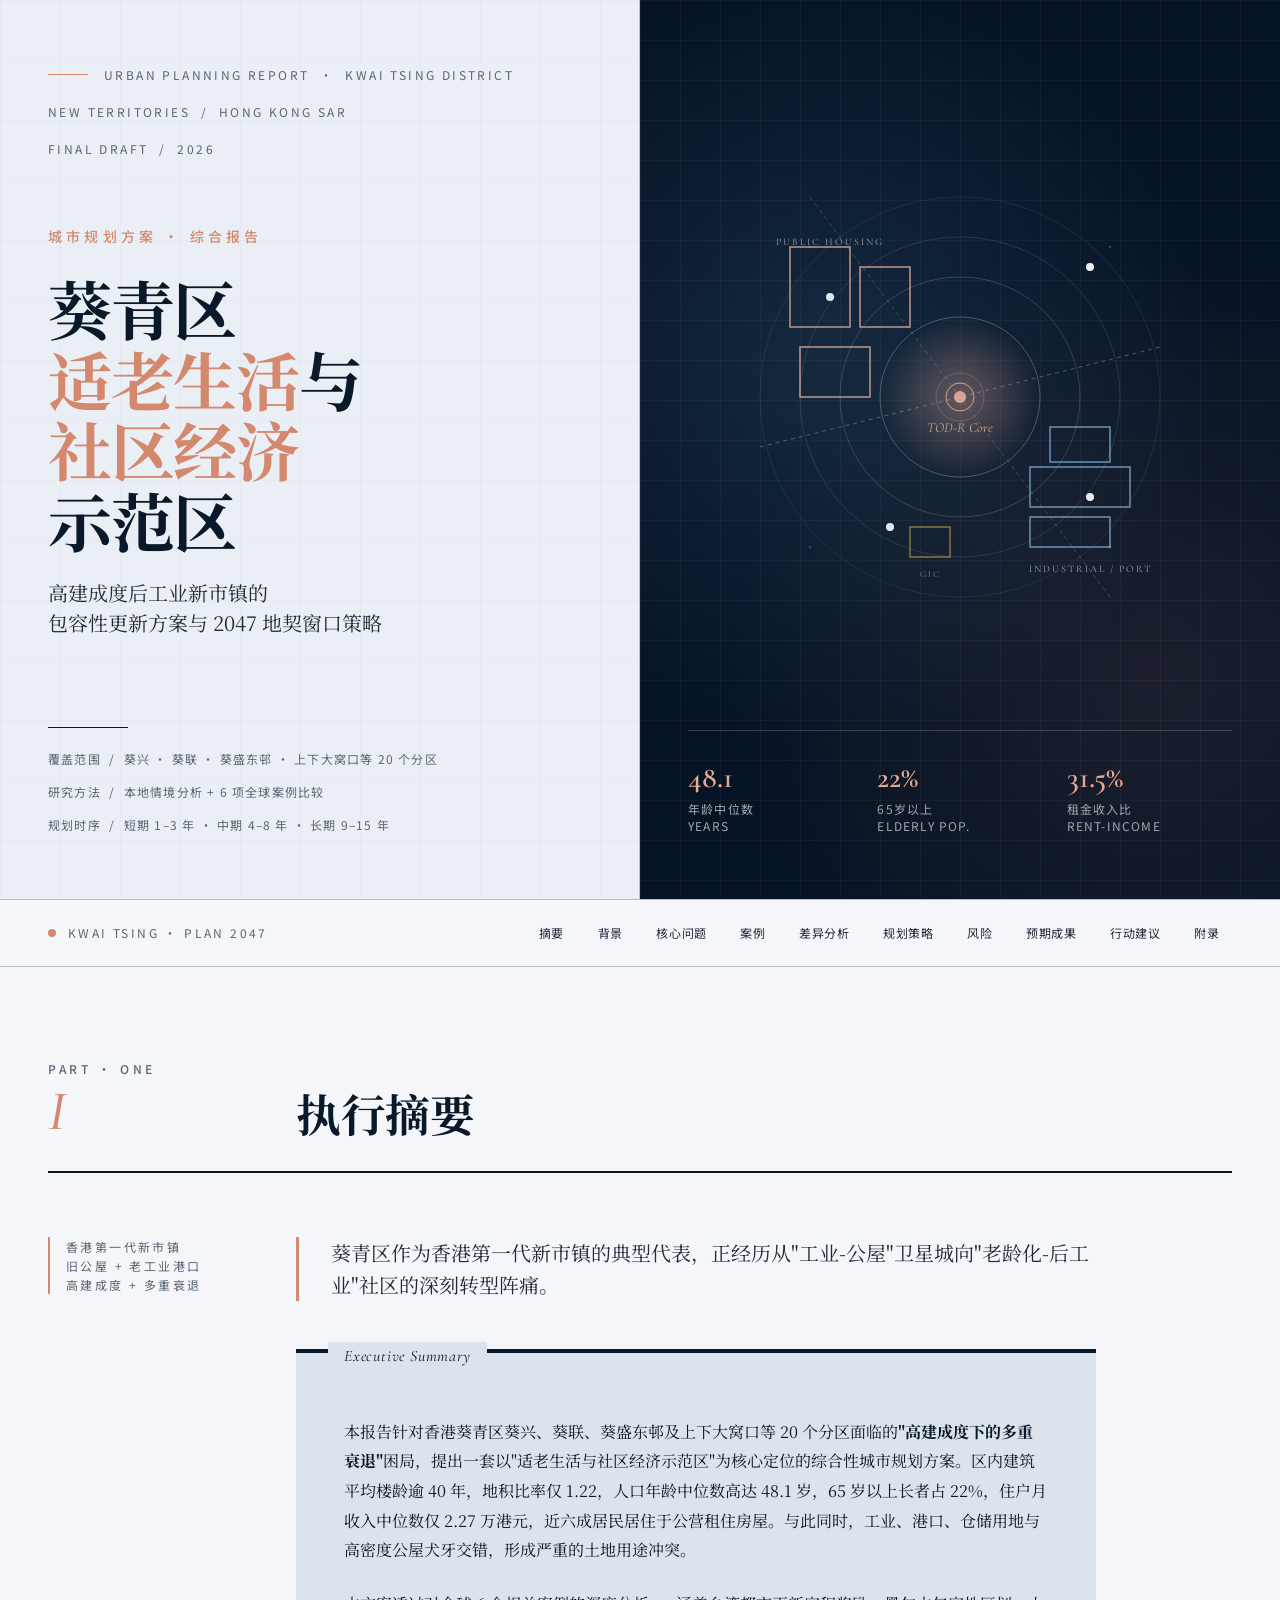
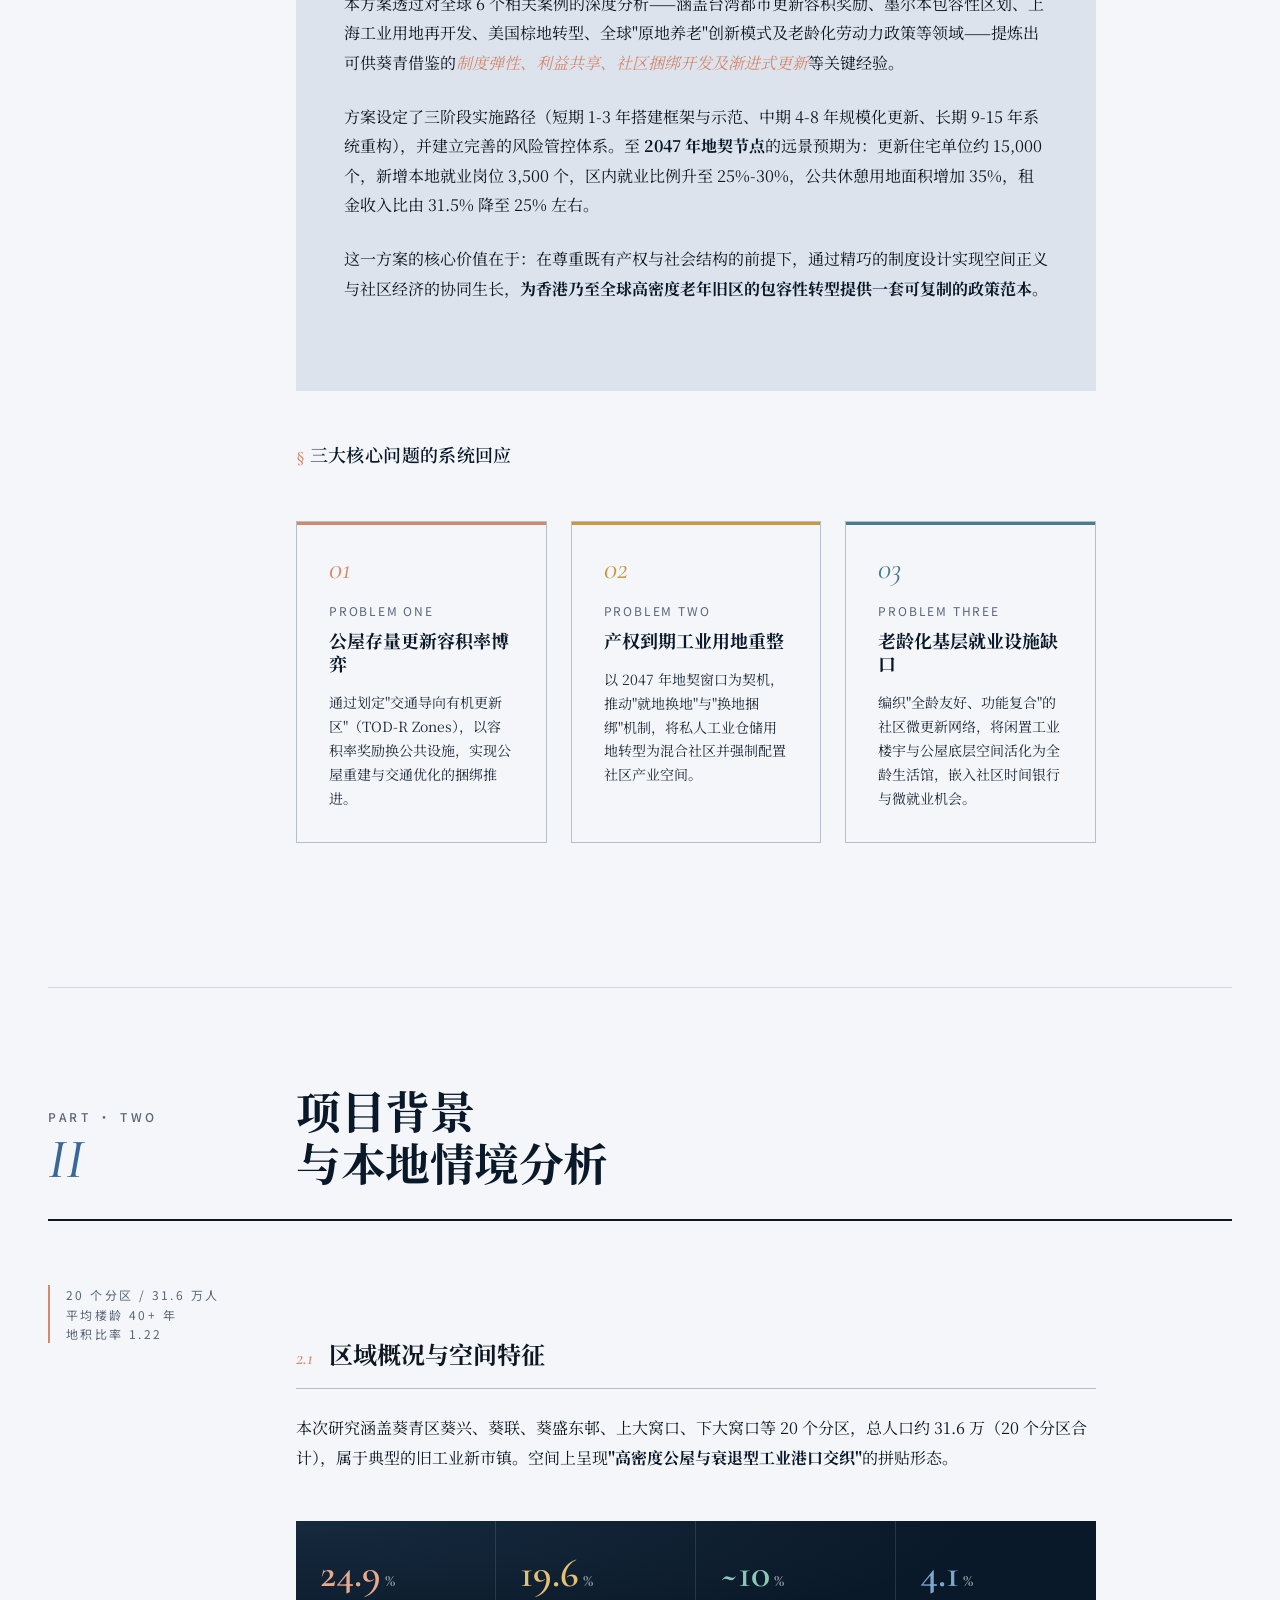
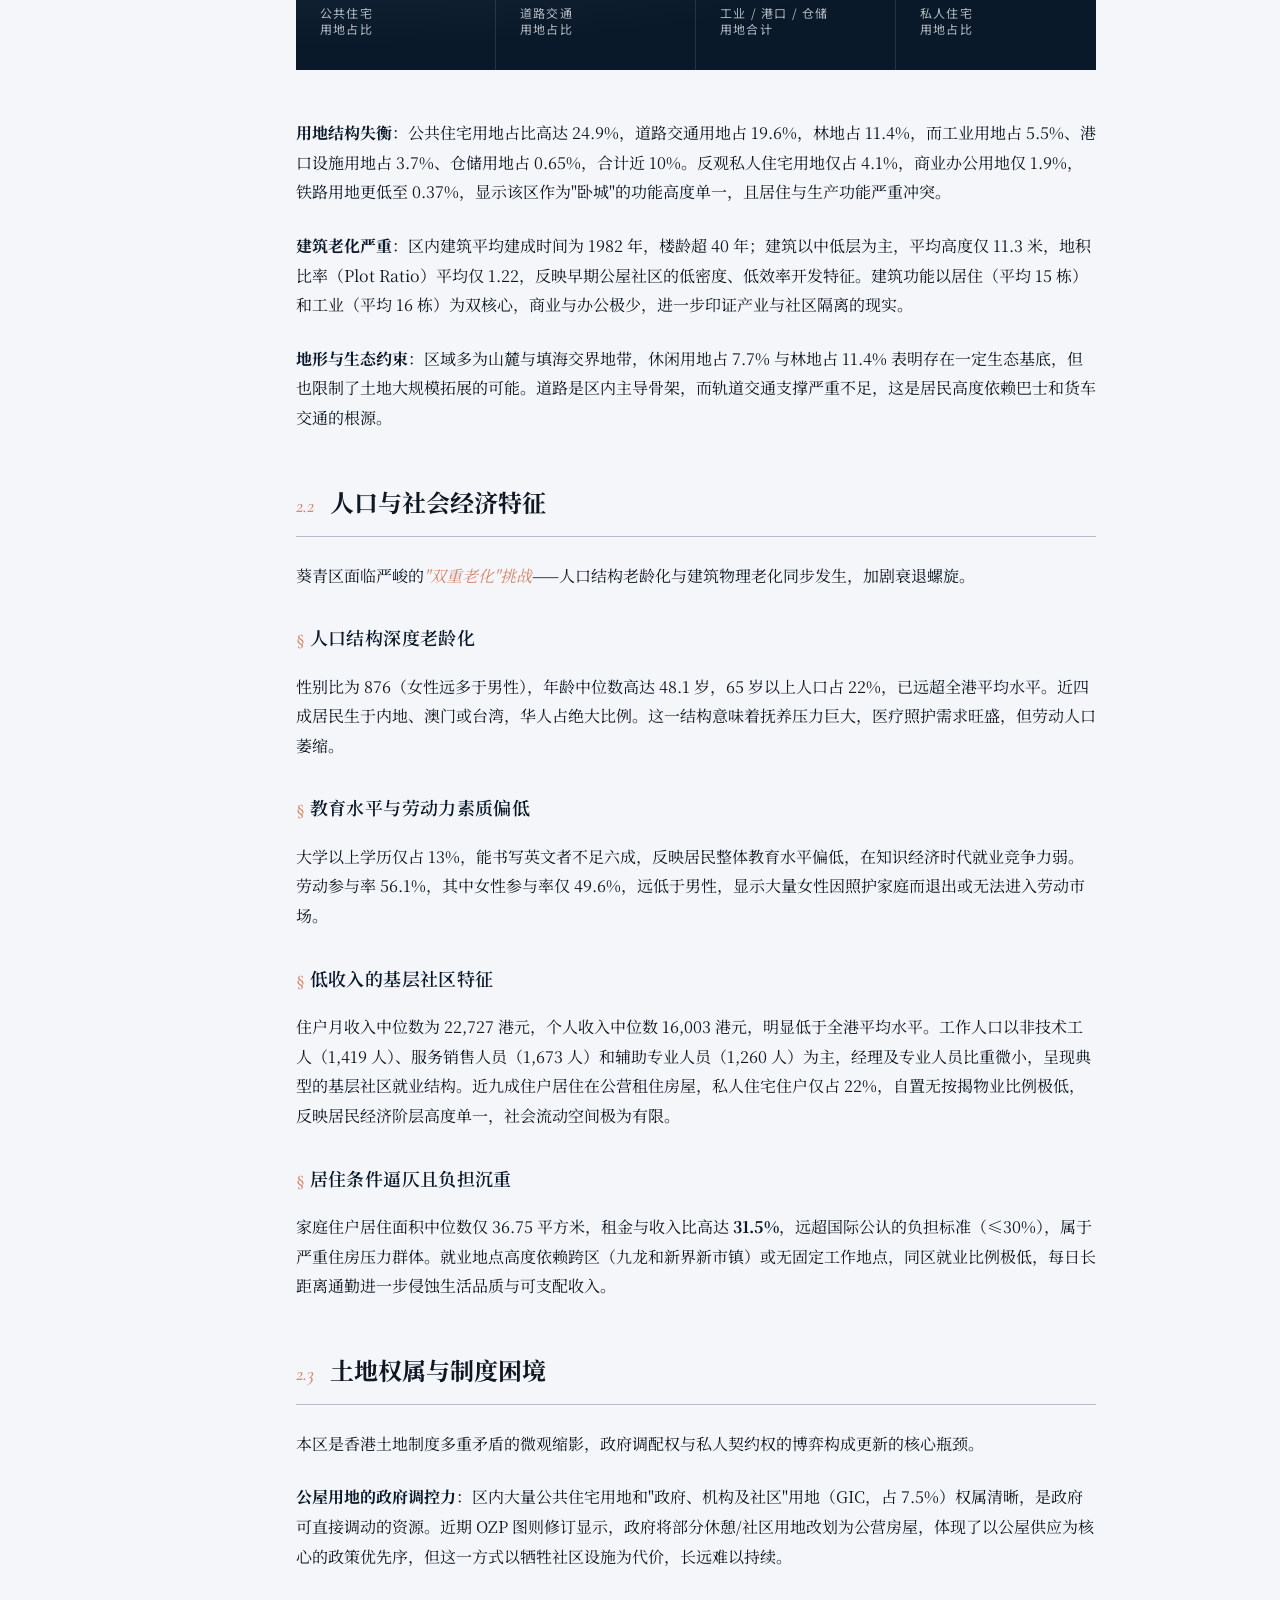
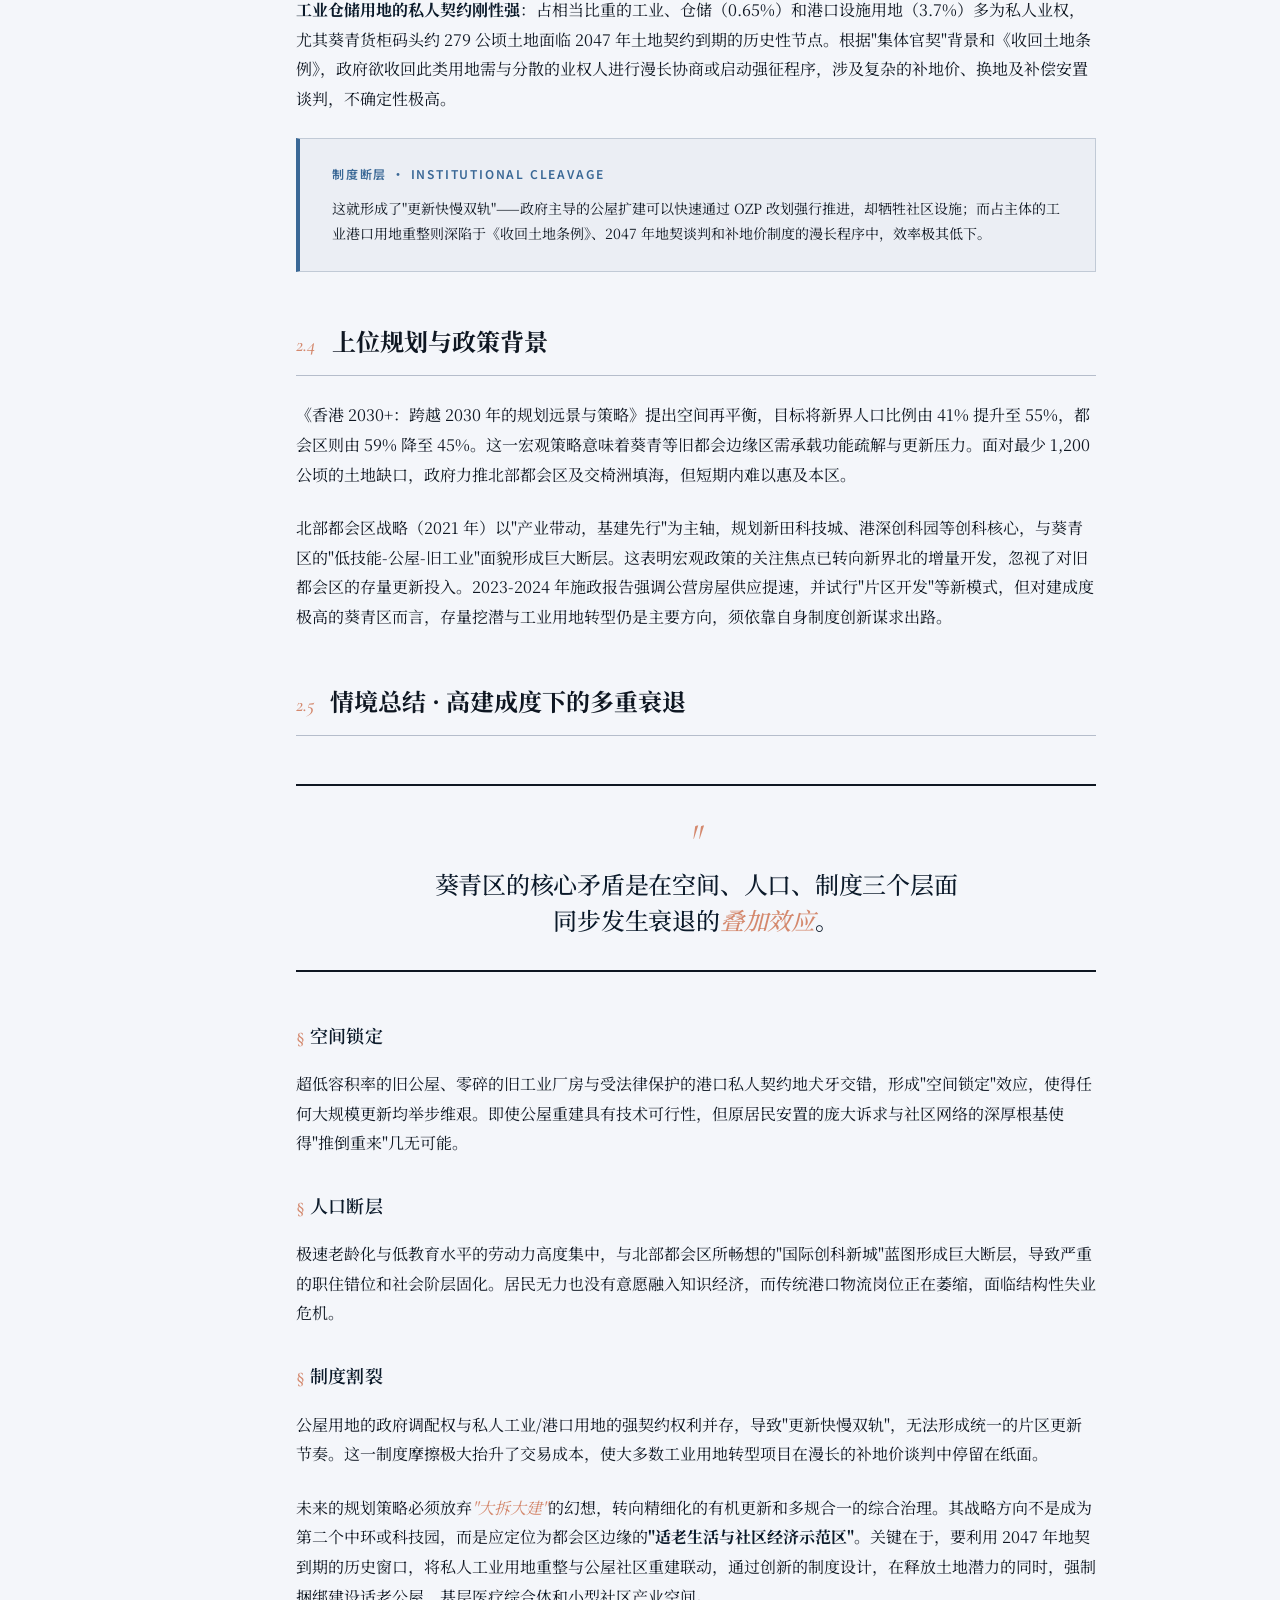
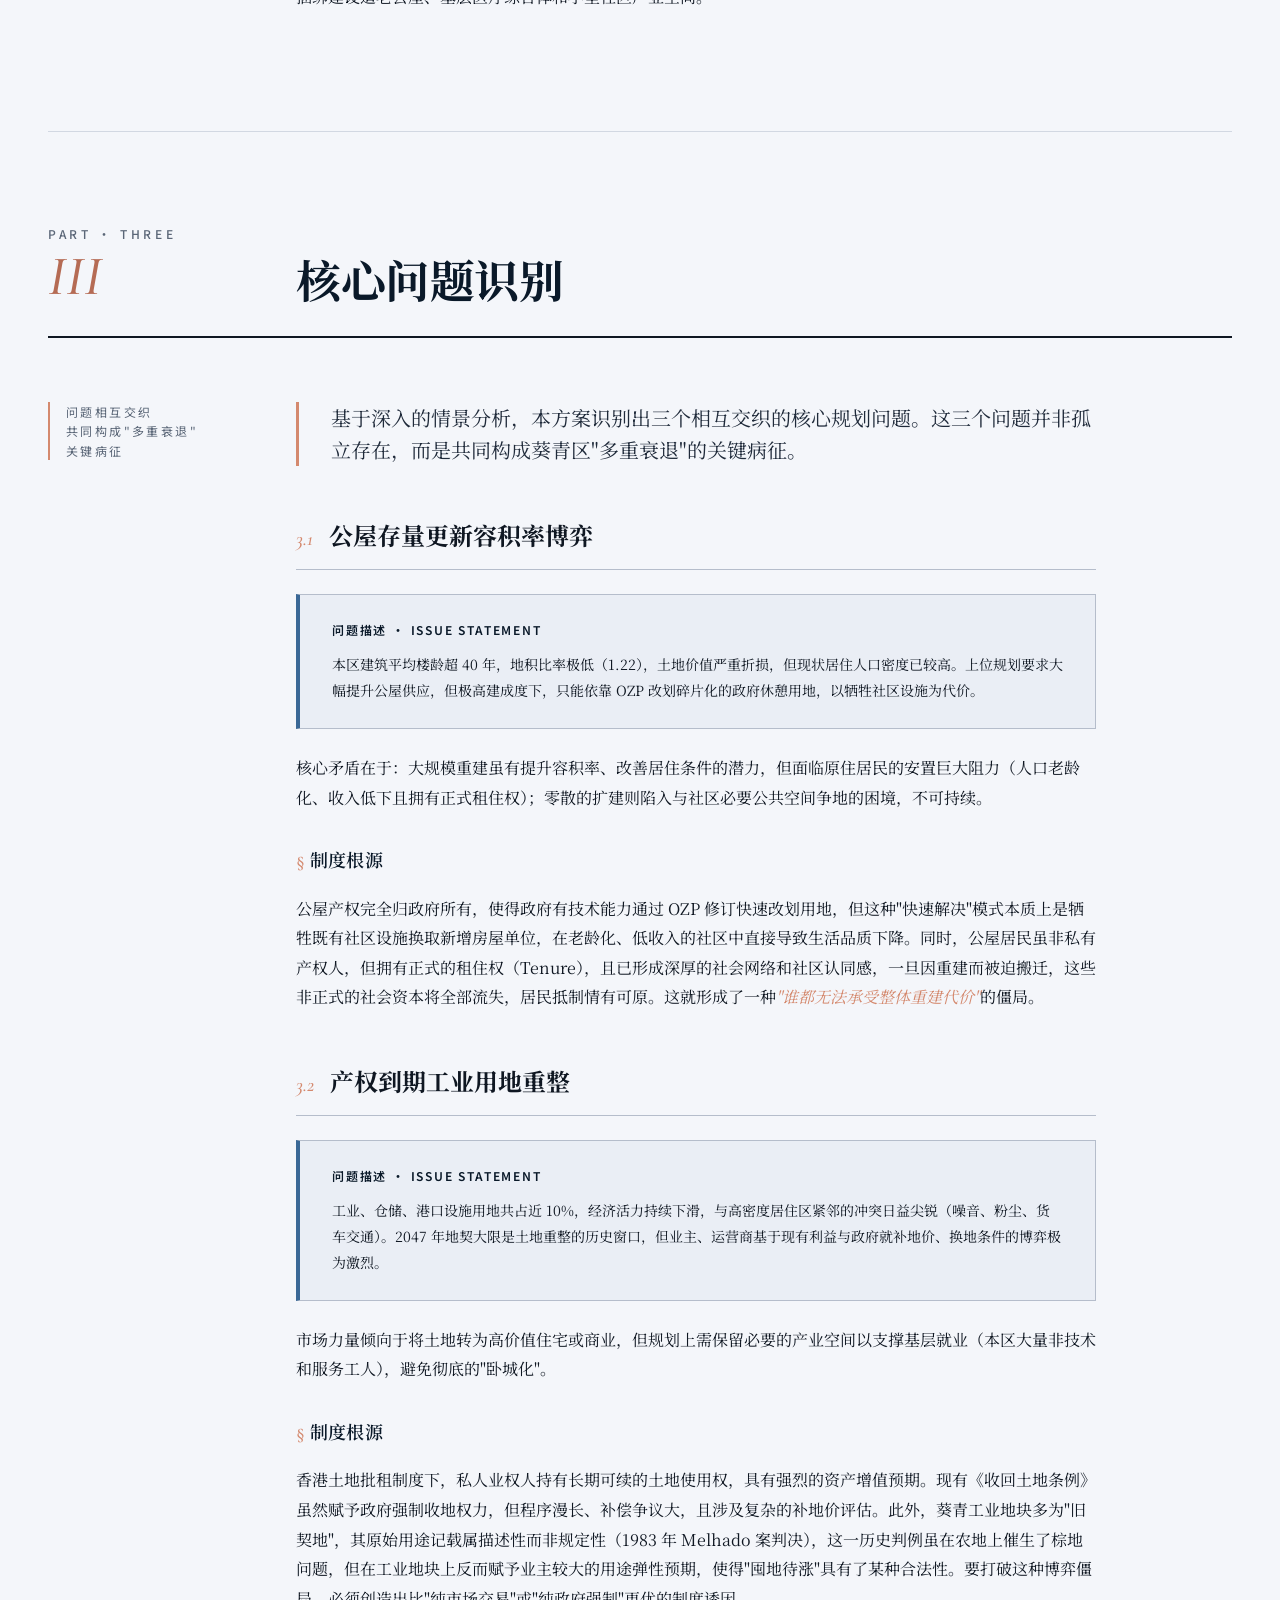
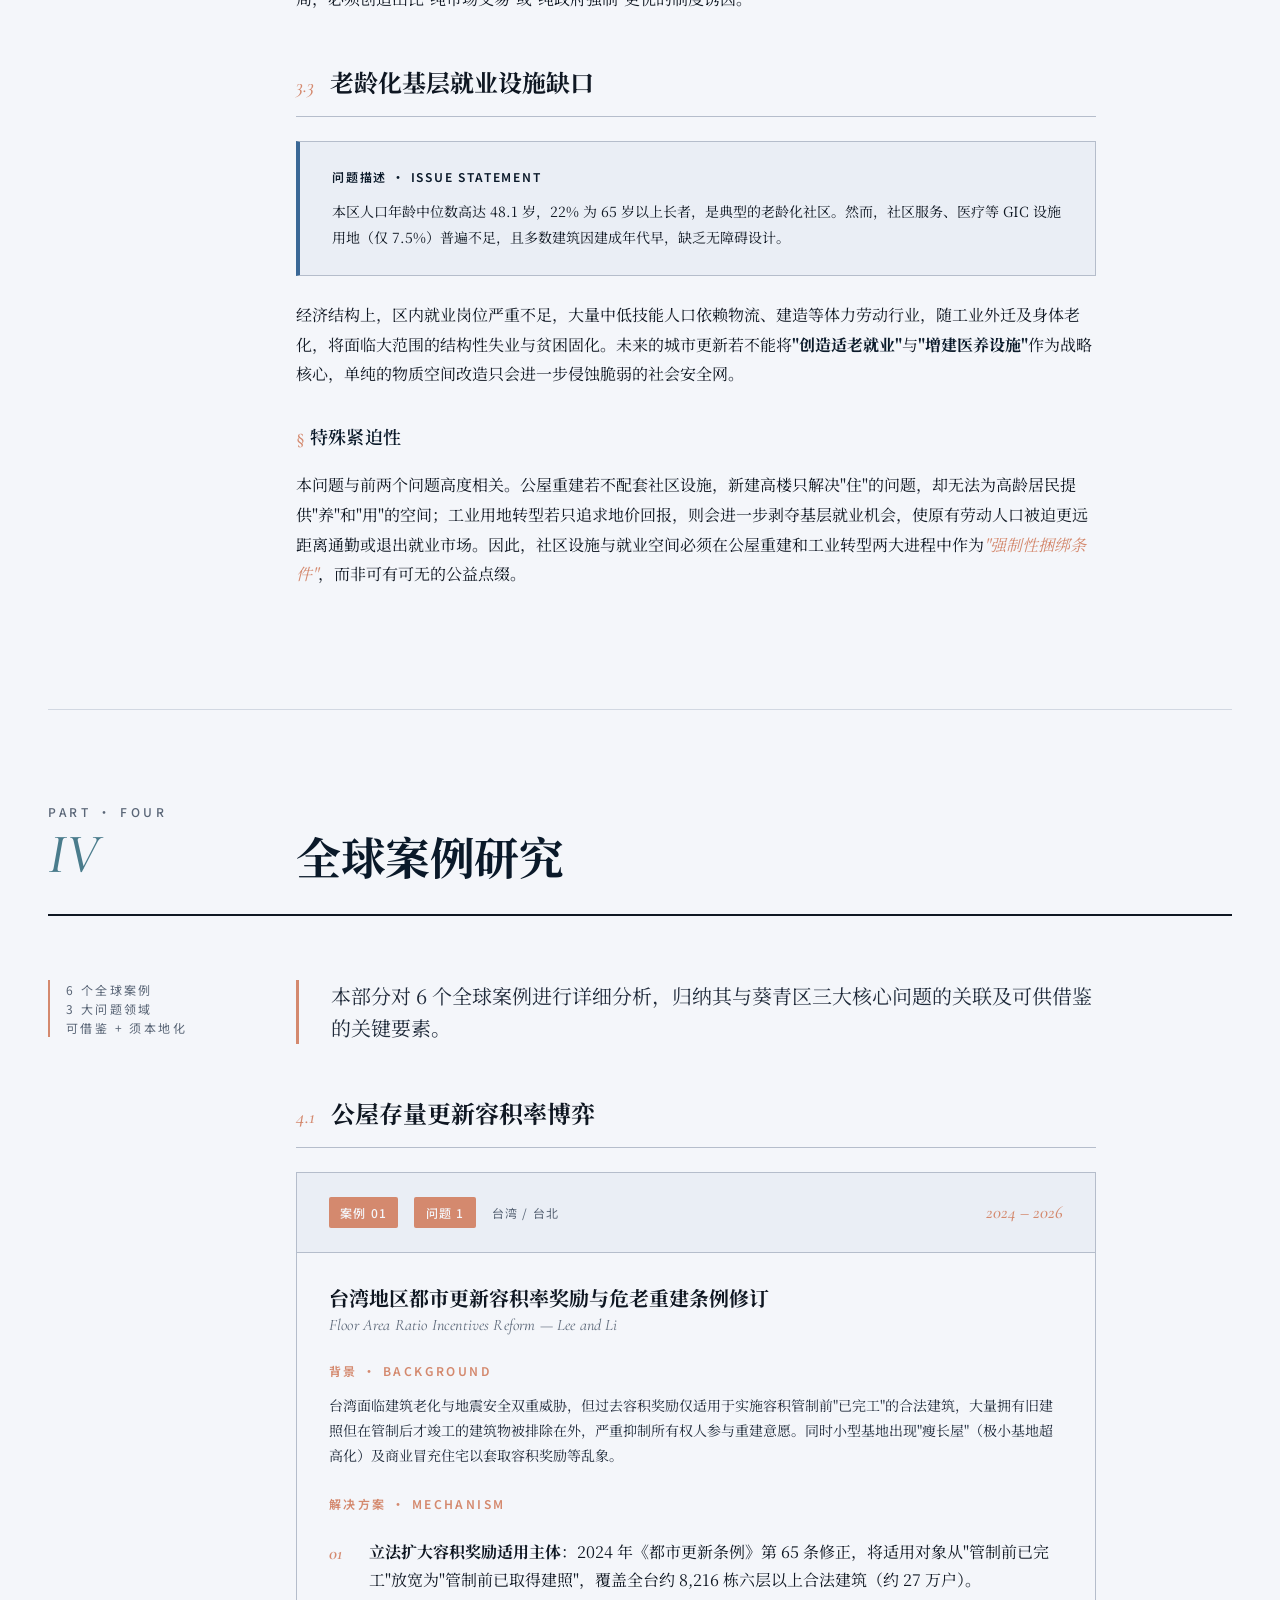
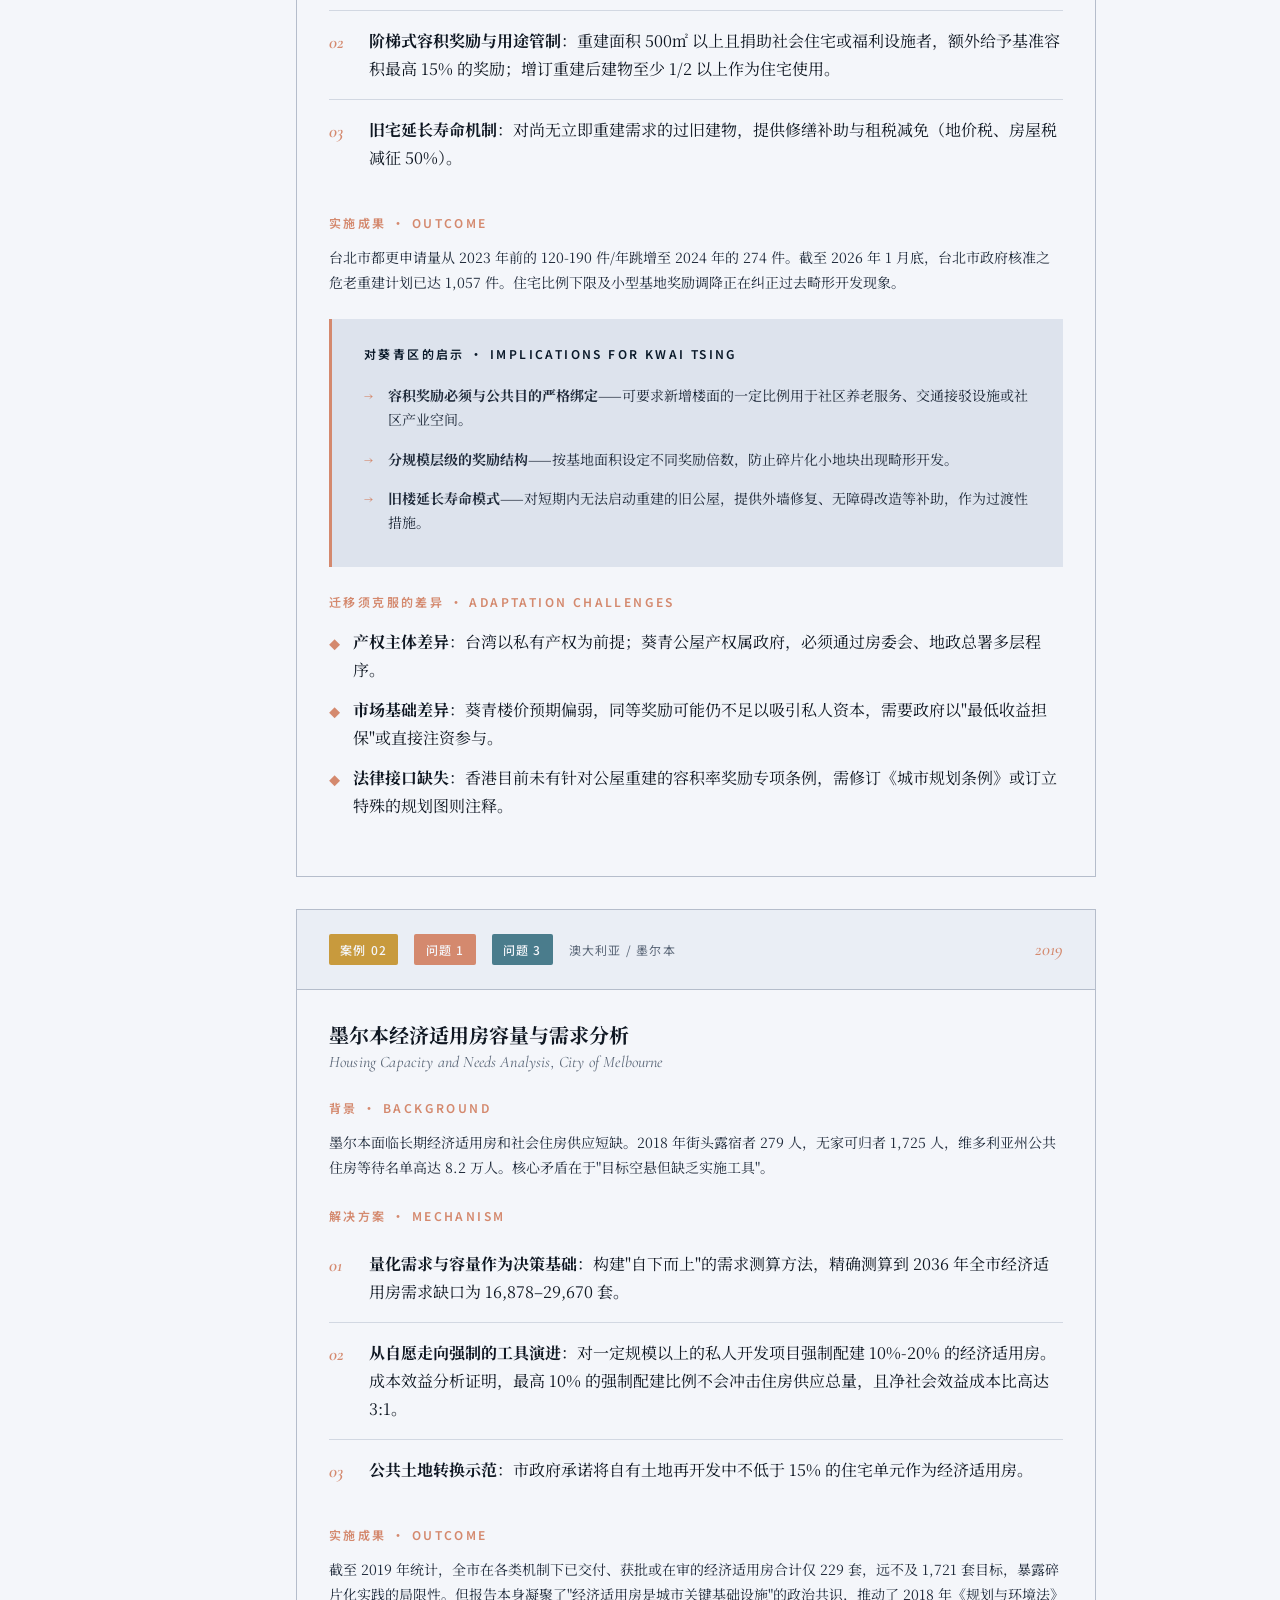
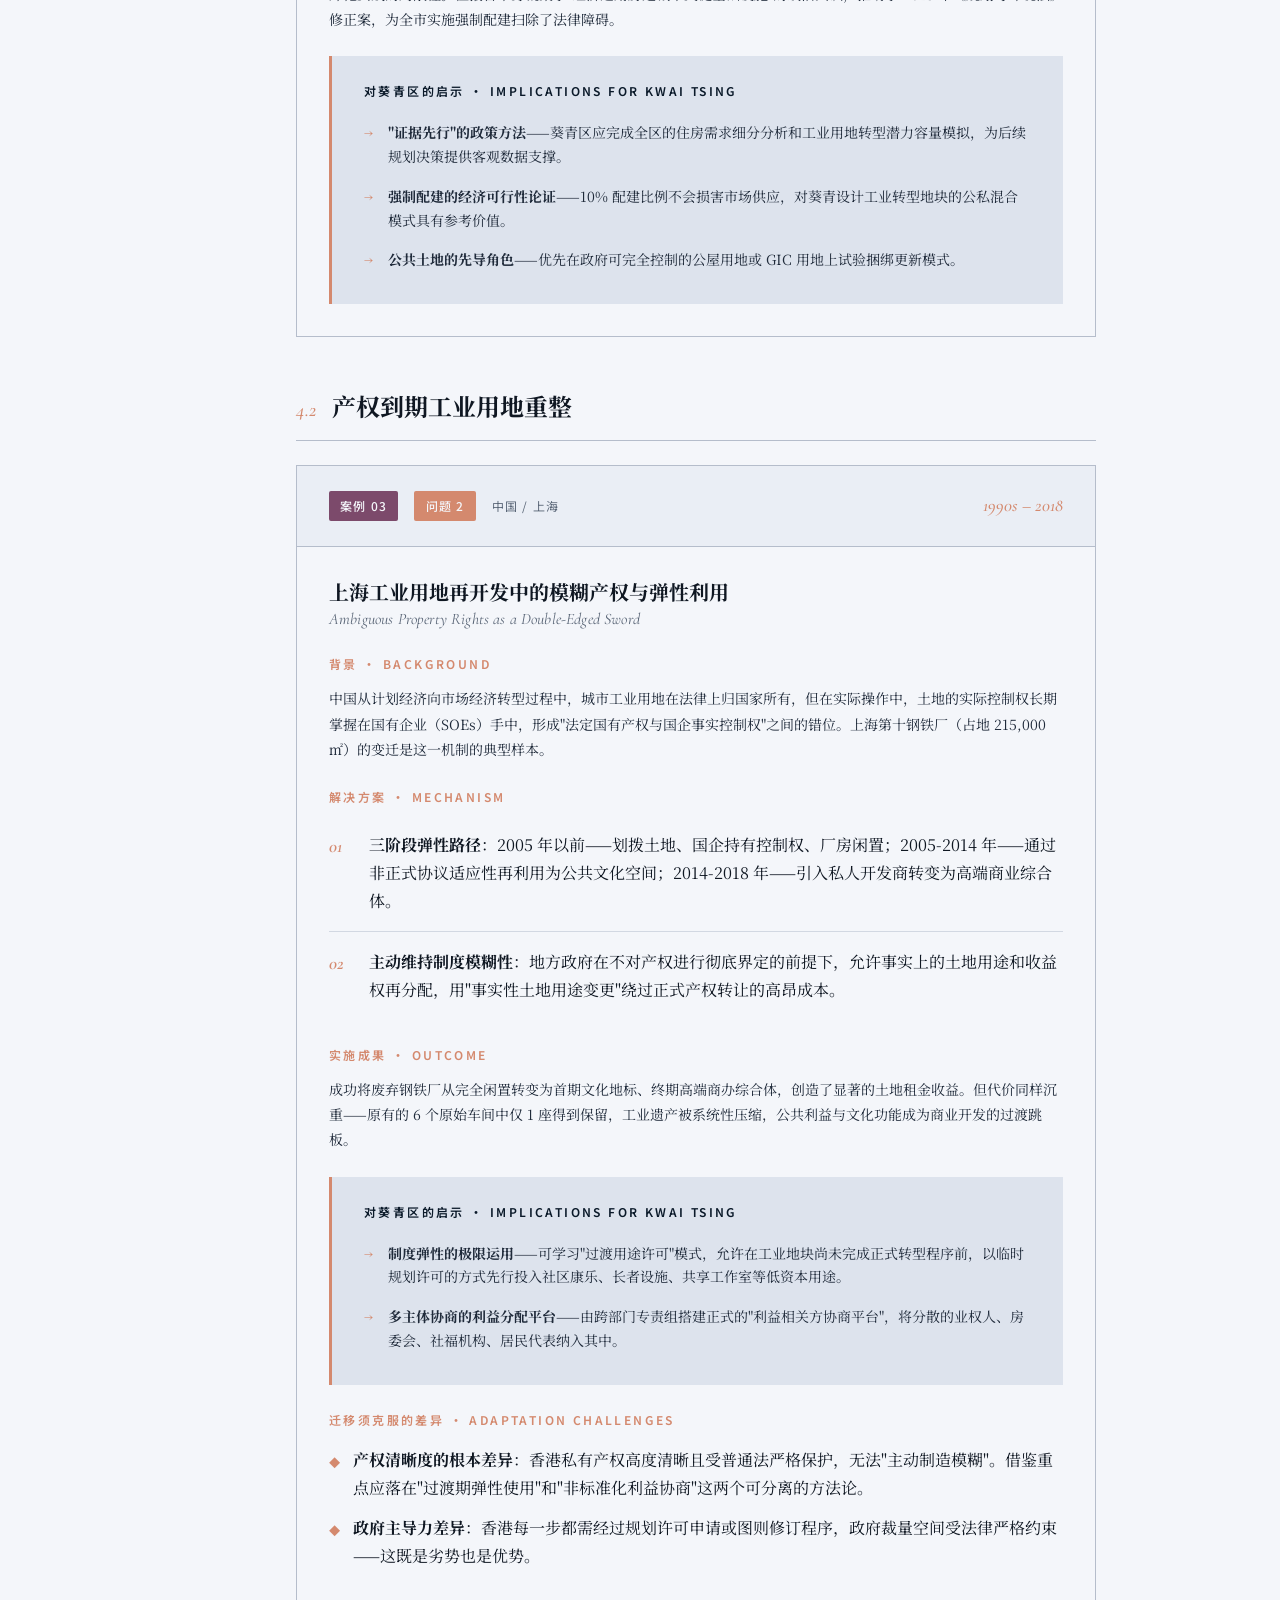
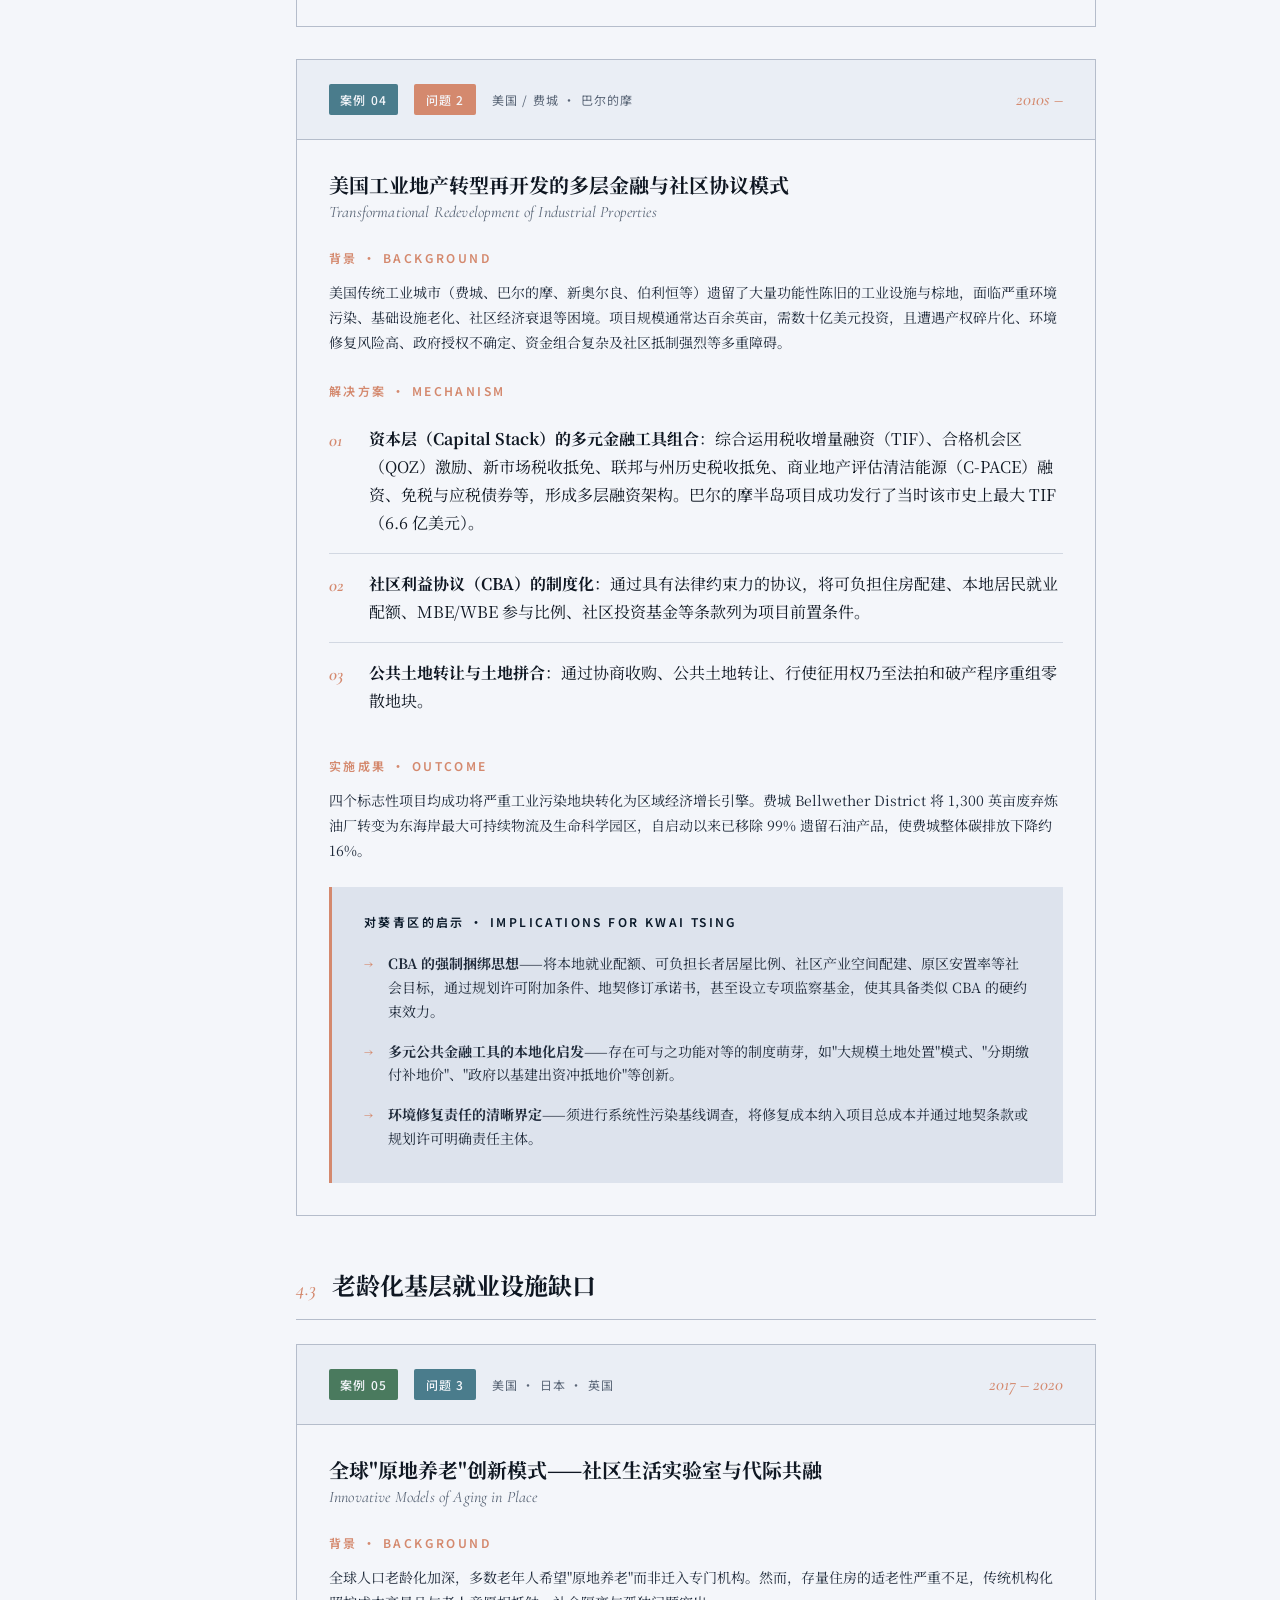
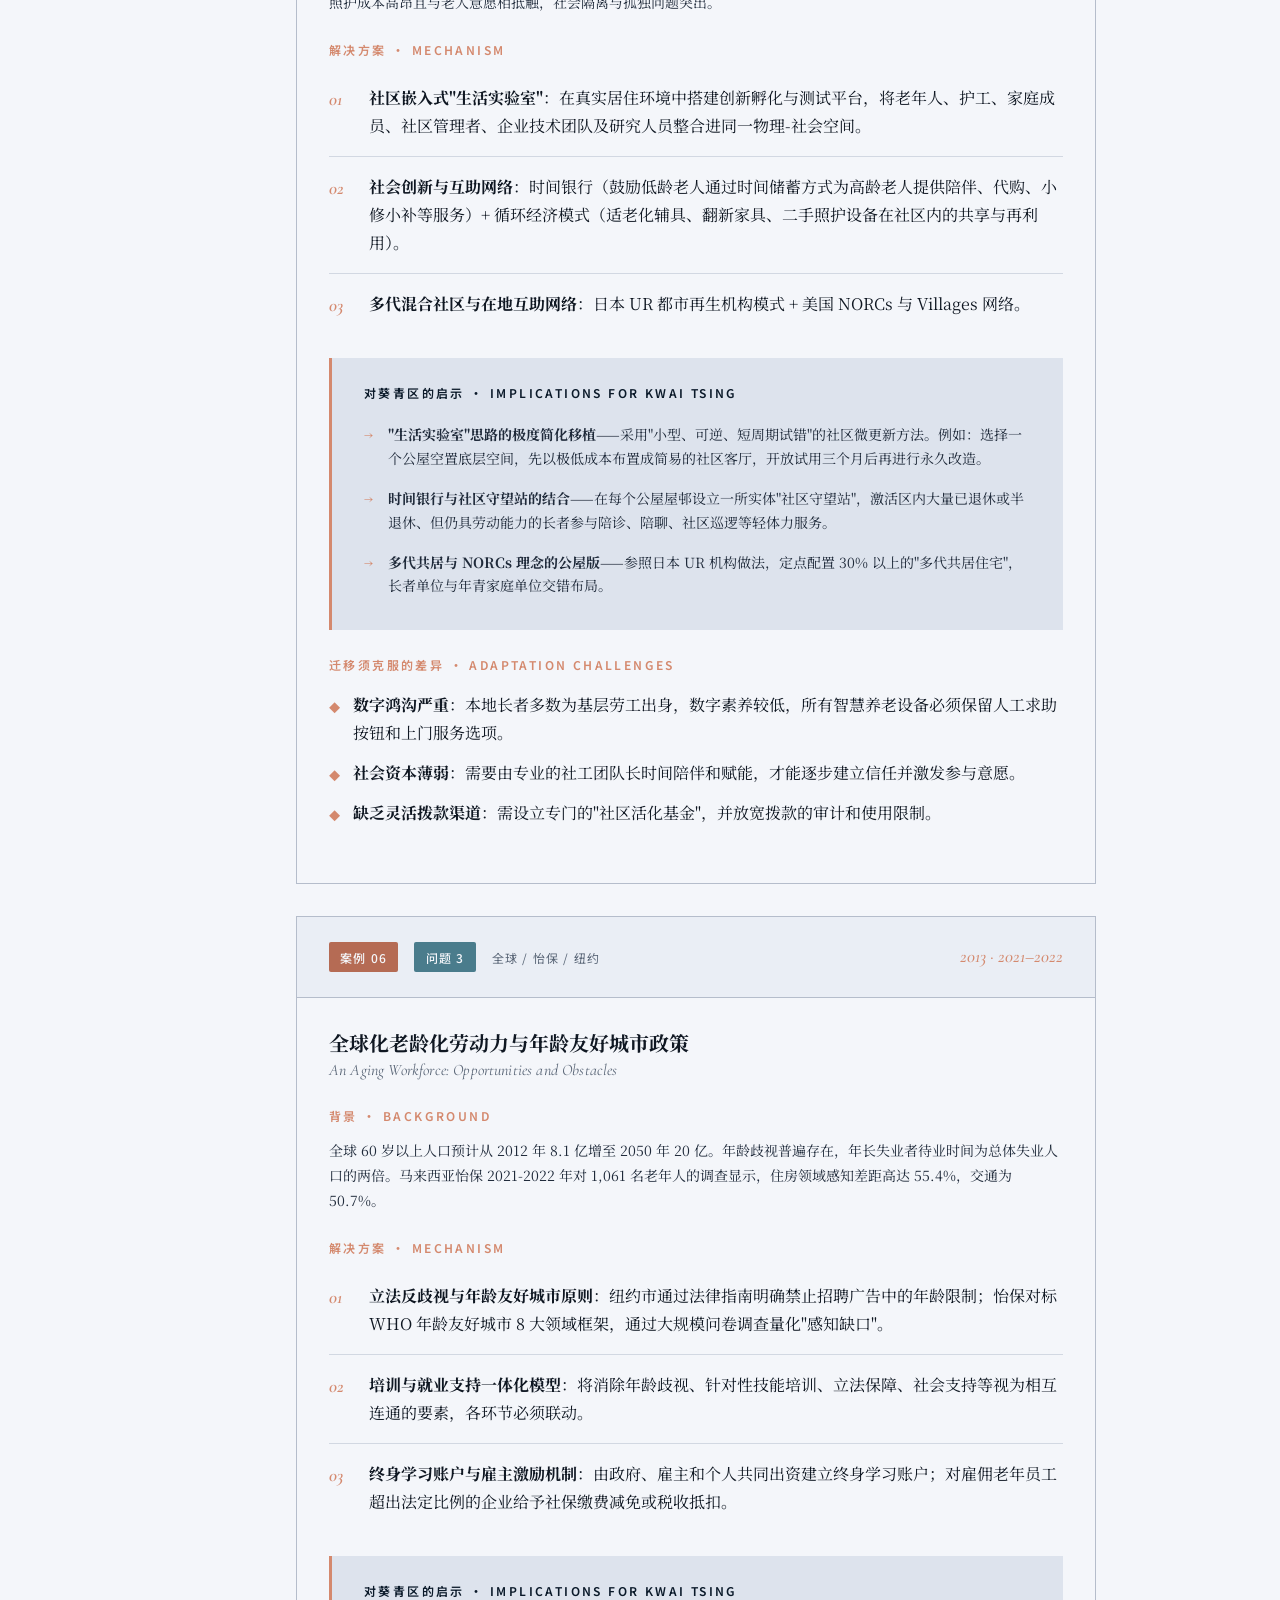
<file: example_output/Kwai Tsing/kwai_tsing_index.html>
<!DOCTYPE html>
<html lang="zh-HK">
<head>
<meta charset="UTF-8">
<meta name="viewport" content="width=device-width, initial-scale=1.0">
<title>葵青区"适老生活与社区经济示范区"城市规划方案报告</title>
<style>
/* ==========================================================================
   葵青区规划方案报告 - 样式表
   设计方向: 编辑性学术杂志 + 城市规划专业感
   ========================================================================== */

/* ---------- 字体导入 ---------- */
@import url('https://fonts.googleapis.com/css2?family=Noto+Serif+SC:wght@300;400;500;600;700;900&family=Noto+Sans+SC:wght@300;400;500;700&family=Cormorant+Garamond:ital,wght@0,400;0,500;0,600;0,700;1,400&family=JetBrains+Mono:wght@400;500&display=swap');

/* ---------- 设计令牌 ---------- */
:root {
    /* 色彩系统 - 冷银白纸面 + 深蓝主调 + 多彩辅助色 */
    --ink: #0f1722;
    --ink-soft: #1f2a3a;
    --paper: #f4f6fa;
    --paper-warm: #eaeef5;
    --paper-cream: #dde3ed;
    --rule: #b5bdcb;
    --rule-soft: #d2d8e2;
    --muted: #5a6677;

    /* 主色 - 冷调深蓝家族 */
    --accent-blue: #1e3a5f;
    --accent-blue-deep: #0a1929;
    --accent-blue-night: #061325;
    --accent-blue-mid: #3a6896;
    --accent-blue-soft: #7ba8cf;

    /* 辅助色 - 多彩点缀（用于不同语义） */
    --accent-coral: #d4896e;       /* 暖珊瑚 - 强调、引用 */
    --accent-coral-soft: #e8a98e;
    --accent-terracotta: #b56b54;  /* 陶土 - 警示、风险 */
    --accent-mustard: #c89a3d;     /* 芥末黄 - 数据、突出 */
    --accent-jade: #4a7c8c;        /* 青灰蓝 - 案例、信息 */
    --accent-forest: #4a7a5e;      /* 林绿 - 成果、积极 */
    --accent-plum: #7c4a6b;        /* 梅紫 - 制度、深度 */

    /* 兼容旧变量名（保持其他位置不变） */
    --accent-rust: var(--accent-coral);
    --accent-rust-soft: var(--accent-coral-soft);
    --accent-ochre: var(--accent-mustard);

    /* 字体 */
    --font-display: 'Noto Serif SC', 'Cormorant Garamond', Georgia, serif;
    --font-serif: 'Noto Serif SC', Georgia, serif;
    --font-sans: 'Noto Sans SC', -apple-system, BlinkMacSystemFont, sans-serif;
    --font-mono: 'JetBrains Mono', 'SF Mono', Consolas, monospace;
    --font-latin-display: 'Cormorant Garamond', Georgia, serif;

    /* 排版尺度 */
    --text-xs: 0.75rem;
    --text-sm: 0.875rem;
    --text-base: 1rem;
    --text-lg: 1.125rem;
    --text-xl: 1.25rem;
    --text-2xl: 1.5rem;
    --text-3xl: 1.875rem;
    --text-4xl: 2.5rem;
    --text-5xl: 3.5rem;
    --text-display: 5.5rem;
}

/* ---------- 重置与基础 ---------- */
*, *::before, *::after {
    box-sizing: border-box;
    margin: 0;
    padding: 0;
}

html {
    scroll-behavior: smooth;
    font-size: 16px;
}

body {
    font-family: var(--font-serif);
    color: var(--ink);
    background: var(--paper);
    line-height: 1.75;
    font-weight: 400;
    -webkit-font-smoothing: antialiased;
    -moz-osx-font-smoothing: grayscale;
    overflow-x: hidden;
}

/* 纸张纹理背景 */
body::before {
    content: '';
    position: fixed;
    inset: 0;
    pointer-events: none;
    z-index: -1;
    background-image:
        radial-gradient(circle at 20% 30%, rgba(91, 140, 181, 0.025) 0%, transparent 50%),
        radial-gradient(circle at 80% 70%, rgba(30, 58, 95, 0.025) 0%, transparent 50%);
    opacity: 1;
}

/* 噪点纹理 */
body::after {
    content: '';
    position: fixed;
    inset: 0;
    pointer-events: none;
    z-index: -1;
    opacity: 0.35;
    background-image: url("data:image/svg+xml,%3Csvg viewBox='0 0 200 200' xmlns='http://www.w3.org/2000/svg'%3E%3Cfilter id='n'%3E%3CfeTurbulence type='fractalNoise' baseFrequency='0.85' numOctaves='3' /%3E%3CfeColorMatrix values='0 0 0 0 0.2 0 0 0 0 0.25 0 0 0 0 0.3 0 0 0 0.05 0'/%3E%3C/filter%3E%3Crect width='100%25' height='100%25' filter='url(%23n)'/%3E%3C/svg%3E");
}

/* ---------- 封面区域 ---------- */
.cover {
    min-height: 100vh;
    display: grid;
    grid-template-columns: 1fr 1fr;
    position: relative;
    background: var(--paper);
    border-bottom: 1px solid var(--rule);
    overflow: hidden;
}

.cover-left {
    padding: 4rem 3rem;
    display: flex;
    flex-direction: column;
    justify-content: space-between;
    position: relative;
    background: var(--paper-warm);
    border-right: 1px solid var(--rule);
    overflow: hidden;
}

/* 左侧细节 - 极淡的网格底纹 */
.cover-left::before {
    content: '';
    position: absolute;
    inset: 0;
    background-image:
        linear-gradient(rgba(30, 58, 95, 0.025) 1px, transparent 1px),
        linear-gradient(90deg, rgba(30, 58, 95, 0.025) 1px, transparent 1px);
    background-size: 60px 60px;
    pointer-events: none;
}

.cover-left > * {
    position: relative;
    z-index: 1;
}

.cover-meta {
    display: flex;
    flex-direction: column;
    gap: 1rem;
    font-family: var(--font-sans);
    font-size: var(--text-xs);
    letter-spacing: 0.2em;
    text-transform: uppercase;
    color: var(--muted);
}

.cover-meta .doc-id {
    display: flex;
    align-items: center;
    gap: 1rem;
}

.cover-meta .doc-id::before {
    content: '';
    display: block;
    width: 40px;
    height: 1px;
    background: var(--accent-coral);
}

.cover-title-block {
    margin: 3rem 0;
}

.cover-eyebrow {
    font-family: var(--font-sans);
    font-size: var(--text-sm);
    color: var(--accent-coral);
    letter-spacing: 0.3em;
    text-transform: uppercase;
    margin-bottom: 1.5rem;
    font-weight: 500;
}

.cover-title {
    font-family: var(--font-display);
    font-size: clamp(2.5rem, 5vw, 4.5rem);
    font-weight: 700;
    line-height: 1.1;
    color: var(--accent-blue-deep);
    letter-spacing: -0.02em;
    margin-bottom: 1.5rem;
}

/* 重点：title-accent 也保持宋体，仅用颜色和粗细区分 */
.cover-title .title-accent {
    font-family: var(--font-display);
    color: var(--accent-coral);
    font-style: normal;
    font-weight: 700;
    position: relative;
}

.cover-subtitle {
    font-family: var(--font-serif);
    font-size: var(--text-xl);
    color: var(--ink-soft);
    line-height: 1.5;
    font-weight: 400;
    max-width: 90%;
}

.cover-footer {
    display: flex;
    flex-direction: column;
    gap: 0.75rem;
    font-family: var(--font-sans);
    font-size: var(--text-xs);
    color: var(--muted);
    letter-spacing: 0.1em;
}

.cover-footer .divider {
    width: 80px;
    height: 1px;
    background: var(--ink);
    margin-bottom: 0.5rem;
}

/* 封面右侧 - 深蓝色 */
.cover-right {
    position: relative;
    background: var(--accent-blue-night);
    overflow: hidden;
    color: var(--paper);
    padding: 4rem 3rem;
    display: flex;
    flex-direction: column;
    justify-content: space-between;
}

.cover-right::before {
    content: '';
    position: absolute;
    inset: 0;
    background-image:
        linear-gradient(rgba(244, 246, 250, 0.04) 1px, transparent 1px),
        linear-gradient(90deg, rgba(244, 246, 250, 0.04) 1px, transparent 1px);
    background-size: 40px 40px;
    pointer-events: none;
}

.cover-right::after {
    content: '';
    position: absolute;
    inset: 0;
    background:
        radial-gradient(circle at 30% 40%, rgba(91, 140, 181, 0.18) 0%, transparent 55%),
        radial-gradient(circle at 80% 75%, rgba(212, 137, 110, 0.1) 0%, transparent 50%);
    pointer-events: none;
}

.cover-graphic {
    position: relative;
    flex: 1;
    display: flex;
    align-items: center;
    justify-content: center;
}

.cover-graphic svg {
    width: 100%;
    height: auto;
    max-width: 500px;
}

.cover-stats {
    position: relative;
    display: grid;
    grid-template-columns: repeat(3, 1fr);
    gap: 1.5rem;
    padding-top: 2rem;
    border-top: 1px solid rgba(244, 246, 250, 0.2);
}

.cover-stat .stat-value {
    font-family: var(--font-latin-display);
    font-size: var(--text-3xl);
    font-weight: 600;
    color: var(--accent-rust-soft);
    line-height: 1;
    margin-bottom: 0.5rem;
}

.cover-stat .stat-label {
    font-family: var(--font-sans);
    font-size: var(--text-xs);
    color: rgba(244, 246, 250, 0.65);
    letter-spacing: 0.1em;
    line-height: 1.4;
}

/* ---------- 主导航 ---------- */
.toc-bar {
    position: sticky;
    top: 0;
    z-index: 100;
    background: rgba(244, 246, 250, 0.95);
    backdrop-filter: blur(12px);
    -webkit-backdrop-filter: blur(12px);
    border-bottom: 1px solid var(--rule);
    padding: 1rem 0;
}

.toc-bar-inner {
    max-width: 1400px;
    margin: 0 auto;
    padding: 0 3rem;
    display: flex;
    align-items: center;
    justify-content: space-between;
    gap: 2rem;
}

.toc-brand {
    font-family: var(--font-sans);
    font-size: var(--text-xs);
    letter-spacing: 0.2em;
    text-transform: uppercase;
    color: var(--muted);
    display: flex;
    align-items: center;
    gap: 0.75rem;
    flex-shrink: 0;
}

.toc-brand::before {
    content: '';
    display: block;
    width: 8px;
    height: 8px;
    background: var(--accent-rust);
    border-radius: 50%;
}

.toc-nav {
    display: flex;
    gap: 0.5rem;
    flex-wrap: wrap;
    justify-content: flex-end;
}

.toc-nav a {
    font-family: var(--font-sans);
    font-size: var(--text-xs);
    color: var(--ink-soft);
    text-decoration: none;
    padding: 0.4rem 0.8rem;
    border-radius: 2px;
    transition: all 0.2s ease;
    letter-spacing: 0.05em;
}

.toc-nav a:hover {
    background: var(--accent-blue-deep);
    color: var(--paper);
}

/* ---------- 主容器 ---------- */
.report {
    max-width: 1400px;
    margin: 0 auto;
    padding: 0 3rem;
}

/* ---------- 章节 ---------- */
.section {
    padding: 6rem 0;
    border-bottom: 1px solid var(--rule-soft);
    position: relative;
}

.section:last-child {
    border-bottom: none;
}

.section-header {
    display: grid;
    grid-template-columns: 200px 1fr;
    gap: 3rem;
    margin-bottom: 4rem;
    padding-bottom: 2rem;
    border-bottom: 2px solid var(--ink);
    align-items: end;
}

.section-num {
    font-family: var(--font-latin-display);
    font-size: var(--text-5xl);
    font-weight: 500;
    color: var(--accent-coral);
    line-height: 1;
    font-style: italic;
}

/* 每个section使用不同的强调色 */
#executive .section-num { color: var(--accent-coral); }
#background .section-num { color: var(--accent-blue-mid); }
#problems .section-num { color: var(--accent-terracotta); }
#cases .section-num { color: var(--accent-jade); }
#differences .section-num { color: var(--accent-plum); }
#strategy .section-num { color: var(--accent-forest); }
#risks .section-num { color: var(--accent-terracotta); }
#outcomes .section-num { color: var(--accent-mustard); }
#actions .section-num { color: var(--accent-coral); }
#appendix .section-num { color: var(--accent-jade); }

.section-num .num-label {
    display: block;
    font-family: var(--font-sans);
    font-size: var(--text-xs);
    letter-spacing: 0.3em;
    text-transform: uppercase;
    color: var(--muted);
    margin-bottom: 0.5rem;
    font-style: normal;
}

.section-title {
    font-family: var(--font-display);
    font-size: clamp(2rem, 3.5vw, 3rem);
    font-weight: 700;
    color: var(--accent-blue-deep);
    line-height: 1.15;
    letter-spacing: -0.01em;
}

/* ---------- 内容栅格 ---------- */
.content-grid {
    display: grid;
    grid-template-columns: 200px 1fr;
    gap: 3rem;
}

.content-side {
    position: sticky;
    top: 6rem;
    align-self: start;
}

.side-label {
    font-family: var(--font-sans);
    font-size: var(--text-xs);
    letter-spacing: 0.2em;
    text-transform: uppercase;
    color: var(--muted);
    line-height: 1.6;
    border-left: 2px solid var(--accent-rust);
    padding-left: 1rem;
}

.content-main {
    max-width: 800px;
}

/* ---------- 文本样式 ---------- */
.lead {
    font-family: var(--font-display);
    font-size: var(--text-xl);
    line-height: 1.6;
    color: var(--ink-soft);
    margin-bottom: 2rem;
    font-weight: 400;
    border-left: 3px solid var(--accent-rust);
    padding-left: 2rem;
}

p {
    margin-bottom: 1.5rem;
    font-size: var(--text-base);
    line-height: 1.85;
    color: var(--ink);
}

p strong {
    font-weight: 700;
    color: var(--accent-blue-deep);
}

p em {
    font-style: italic;
    color: var(--accent-rust);
}

h3.subsection-title {
    font-family: var(--font-display);
    font-size: var(--text-2xl);
    font-weight: 700;
    color: var(--ink);
    margin: 3rem 0 1.5rem;
    padding-bottom: 0.75rem;
    border-bottom: 1px solid var(--rule);
    display: flex;
    align-items: baseline;
    gap: 1rem;
}

h3.subsection-title .sub-num {
    font-family: var(--font-latin-display);
    font-style: italic;
    color: var(--accent-rust);
    font-size: var(--text-xl);
    font-weight: 500;
}

h4.minor-title {
    font-family: var(--font-display);
    font-size: var(--text-lg);
    font-weight: 600;
    color: var(--accent-blue-deep);
    margin: 2rem 0 1rem;
    letter-spacing: 0.02em;
}

h4.minor-title::before {
    content: '§ ';
    color: var(--accent-rust);
    font-family: var(--font-latin-display);
}

/* ---------- 执行摘要特殊样式 ---------- */
.exec-summary {
    background: var(--paper-cream);
    padding: 4rem 3rem;
    margin: 3rem 0;
    position: relative;
    border-top: 4px solid var(--accent-blue-deep);
}

.exec-summary::before {
    content: 'Executive Summary';
    position: absolute;
    top: -0.7rem;
    left: 2rem;
    background: var(--paper-cream);
    padding: 0 1rem;
    font-family: var(--font-latin-display);
    font-style: italic;
    color: var(--accent-blue-deep);
    font-size: var(--text-base);
    letter-spacing: 0.05em;
}

.exec-summary p {
    font-family: var(--font-serif);
    font-size: var(--text-base);
    line-height: 1.85;
}

/* ---------- 三大问题卡片 ---------- */
.problems-grid {
    display: grid;
    grid-template-columns: repeat(3, 1fr);
    gap: 1.5rem;
    margin: 3rem 0;
}

.problem-card {
    background: var(--paper);
    border: 1px solid var(--rule);
    padding: 2rem;
    position: relative;
    transition: all 0.3s ease;
    overflow: hidden;
}

.problem-card::before {
    content: '';
    position: absolute;
    top: 0;
    left: 0;
    right: 0;
    height: 3px;
    background: var(--accent-blue-mid);
    transition: height 0.3s ease;
}

.problem-card:nth-child(1)::before { background: var(--accent-coral); }
.problem-card:nth-child(2)::before { background: var(--accent-mustard); }
.problem-card:nth-child(3)::before { background: var(--accent-jade); }

.problem-card:hover {
    border-color: var(--accent-blue-deep);
    transform: translateY(-4px);
    box-shadow: 0 12px 30px rgba(30, 58, 82, 0.08);
}

.problem-card:hover::before {
    height: 5px;
}

.problem-card .problem-num {
    font-family: var(--font-latin-display);
    font-style: italic;
    font-size: var(--text-3xl);
    line-height: 1;
    margin-bottom: 1rem;
}

.problem-card:nth-child(1) .problem-num { color: var(--accent-coral); }
.problem-card:nth-child(2) .problem-num { color: var(--accent-mustard); }
.problem-card:nth-child(3) .problem-num { color: var(--accent-jade); }

.problem-card .problem-label {
    font-family: var(--font-sans);
    font-size: var(--text-xs);
    letter-spacing: 0.15em;
    text-transform: uppercase;
    color: var(--muted);
    margin-bottom: 0.5rem;
}

.problem-card .problem-title {
    font-family: var(--font-display);
    font-size: var(--text-lg);
    font-weight: 700;
    color: var(--accent-blue-deep);
    margin-bottom: 1rem;
    line-height: 1.3;
}

.problem-card .problem-desc {
    font-size: var(--text-sm);
    line-height: 1.7;
    color: var(--ink-soft);
}

/* ---------- 数据指标块 ---------- */
.data-strip {
    display: grid;
    grid-template-columns: repeat(4, 1fr);
    gap: 0;
    margin: 3rem 0;
    background: var(--accent-blue-deep);
    color: var(--paper);
    padding: 0;
    position: relative;
}

.data-strip::before {
    content: '';
    position: absolute;
    inset: 0;
    background: radial-gradient(ellipse at top left, rgba(91, 140, 181, 0.15) 0%, transparent 60%);
    pointer-events: none;
}

.data-strip .data-cell {
    padding: 2rem 1.5rem;
    border-right: 1px solid rgba(244, 246, 250, 0.12);
    position: relative;
    z-index: 1;
}

.data-strip .data-cell:last-child {
    border-right: none;
}

.data-value {
    font-family: var(--font-latin-display);
    font-size: var(--text-4xl);
    font-weight: 600;
    color: var(--accent-coral-soft);
    line-height: 1;
    margin-bottom: 0.75rem;
}

/* 数据条带 - 四个值的颜色循环 */
.data-strip .data-cell:nth-child(1) .data-value { color: var(--accent-coral-soft); }
.data-strip .data-cell:nth-child(2) .data-value { color: #e4c075; } /* 金黄 */
.data-strip .data-cell:nth-child(3) .data-value { color: #88c8b4; } /* 薄荷 */
.data-strip .data-cell:nth-child(4) .data-value { color: var(--accent-blue-soft); }

.data-value .unit {
    font-size: var(--text-lg);
    color: rgba(244, 246, 250, 0.6);
    margin-left: 0.25rem;
}

.data-label {
    font-family: var(--font-sans);
    font-size: var(--text-xs);
    color: rgba(244, 246, 250, 0.72);
    letter-spacing: 0.1em;
    text-transform: uppercase;
    line-height: 1.4;
}

/* ---------- 引文块 ---------- */
.pullquote {
    margin: 3rem 0;
    padding: 2rem 0;
    border-top: 2px solid var(--ink);
    border-bottom: 2px solid var(--ink);
    text-align: center;
}

.pullquote-text {
    font-family: var(--font-display);
    font-size: var(--text-2xl);
    font-weight: 500;
    line-height: 1.5;
    color: var(--accent-blue-deep);
    letter-spacing: -0.01em;
    max-width: 700px;
    margin: 0 auto;
}

.pullquote-mark {
    display: block;
    font-family: var(--font-latin-display);
    font-style: italic;
    color: var(--accent-rust);
    font-size: var(--text-4xl);
    line-height: 1;
    margin-bottom: 0.5rem;
}

/* ---------- 案例卡片 ---------- */
.case-card {
    background: var(--paper);
    border: 1px solid var(--rule);
    margin-bottom: 2rem;
    overflow: hidden;
    transition: all 0.2s ease;
}

.case-card:hover {
    box-shadow: 0 8px 24px rgba(30, 58, 82, 0.06);
}

.case-header {
    background: var(--paper-warm);
    padding: 1.5rem 2rem;
    border-bottom: 1px solid var(--rule);
    display: flex;
    align-items: center;
    justify-content: space-between;
    gap: 2rem;
    flex-wrap: wrap;
}

.case-meta {
    display: flex;
    align-items: center;
    gap: 1rem;
    flex-wrap: wrap;
}

.case-tag {
    font-family: var(--font-sans);
    font-size: var(--text-xs);
    letter-spacing: 0.1em;
    text-transform: uppercase;
    padding: 0.3rem 0.7rem;
    background: var(--accent-blue-deep);
    color: var(--paper);
    border-radius: 2px;
    font-weight: 500;
}

.case-tag.tag-coral { background: var(--accent-coral); }
.case-tag.tag-rust { background: var(--accent-coral); }
.case-tag.tag-jade { background: var(--accent-jade); }
.case-tag.tag-ochre { background: var(--accent-mustard); }
.case-tag.tag-forest { background: var(--accent-forest); }
.case-tag.tag-plum { background: var(--accent-plum); }
.case-tag.tag-terracotta { background: var(--accent-terracotta); }

.case-location {
    font-family: var(--font-sans);
    font-size: var(--text-xs);
    color: var(--muted);
    letter-spacing: 0.1em;
}

.case-year {
    font-family: var(--font-latin-display);
    font-style: italic;
    color: var(--accent-rust);
    font-size: var(--text-lg);
    font-weight: 500;
}

.case-body {
    padding: 2rem;
}

.case-title {
    font-family: var(--font-display);
    font-size: var(--text-xl);
    font-weight: 700;
    color: var(--ink);
    margin-bottom: 1.5rem;
    line-height: 1.3;
}

.case-title-en {
    display: block;
    font-family: var(--font-latin-display);
    font-style: italic;
    font-weight: 400;
    font-size: var(--text-base);
    color: var(--muted);
    margin-top: 0.25rem;
    letter-spacing: 0.01em;
}

.case-section {
    margin: 1.5rem 0;
}

.case-section-label {
    font-family: var(--font-sans);
    font-size: var(--text-xs);
    letter-spacing: 0.2em;
    text-transform: uppercase;
    color: var(--accent-rust);
    margin-bottom: 0.75rem;
    font-weight: 600;
}

.case-section-content {
    font-size: var(--text-sm);
    line-height: 1.8;
    color: var(--ink-soft);
}

/* 案例的"对葵青区启示"特别块 */
.case-insights {
    background: var(--paper-cream);
    padding: 1.5rem 2rem;
    margin-top: 1.5rem;
    border-left: 3px solid var(--accent-rust);
}

.case-insights .case-section-label {
    color: var(--accent-blue-deep);
}

.case-insights ul {
    list-style: none;
    padding: 0;
}

.case-insights ul li {
    padding: 0.5rem 0;
    padding-left: 1.5rem;
    position: relative;
    font-size: var(--text-sm);
    line-height: 1.7;
    color: var(--ink-soft);
}

.case-insights ul li::before {
    content: '→';
    position: absolute;
    left: 0;
    color: var(--accent-rust);
    font-family: var(--font-latin-display);
    font-weight: 600;
}

/* ---------- 列表样式 ---------- */
.styled-list {
    list-style: none;
    padding: 0;
    margin: 1.5rem 0;
}

.styled-list li {
    position: relative;
    padding-left: 2.5rem;
    padding-bottom: 1rem;
    margin-bottom: 1rem;
    border-bottom: 1px solid var(--rule-soft);
    line-height: 1.75;
}

.styled-list li:last-child {
    border-bottom: none;
}

.styled-list li::before {
    content: counter(list-counter, decimal-leading-zero);
    counter-increment: list-counter;
    position: absolute;
    left: 0;
    top: 0;
    font-family: var(--font-latin-display);
    font-style: italic;
    color: var(--accent-rust);
    font-weight: 600;
    font-size: var(--text-lg);
}

.styled-list {
    counter-reset: list-counter;
}

.bullet-list {
    list-style: none;
    padding: 0;
    margin: 1rem 0 1.5rem;
}

.bullet-list li {
    position: relative;
    padding-left: 1.5rem;
    margin-bottom: 0.75rem;
    line-height: 1.75;
}

.bullet-list li::before {
    content: '◆';
    position: absolute;
    left: 0;
    top: 0;
    color: var(--accent-rust);
    font-size: 0.7em;
    top: 0.6em;
}

/* ---------- 表格样式 ---------- */
.report-table-wrap {
    margin: 2.5rem 0;
    overflow-x: auto;
    background: var(--paper);
    border: 1px solid var(--rule);
}

.report-table {
    width: 100%;
    border-collapse: collapse;
    font-size: var(--text-sm);
}

.report-table thead {
    background: var(--accent-blue-deep);
    color: var(--paper);
}

.report-table thead th {
    padding: 1rem 1.25rem;
    text-align: left;
    font-family: var(--font-sans);
    font-weight: 500;
    font-size: var(--text-xs);
    letter-spacing: 0.1em;
    text-transform: uppercase;
    border-right: 1px solid rgba(244, 246, 250, 0.12);
}

.report-table thead th:last-child {
    border-right: none;
}

.report-table tbody td {
    padding: 1rem 1.25rem;
    border-bottom: 1px solid var(--rule-soft);
    border-right: 1px solid var(--rule-soft);
    line-height: 1.7;
    vertical-align: top;
    color: var(--ink-soft);
}

.report-table tbody td:last-child {
    border-right: none;
}

.report-table tbody tr:nth-child(even) {
    background: var(--paper-warm);
}

.report-table tbody tr:hover {
    background: var(--paper-cream);
}

.report-table tbody td strong {
    color: var(--accent-blue-deep);
}

.report-table .check {
    color: var(--accent-jade);
    font-weight: 700;
    font-size: var(--text-base);
}

.report-table .dash {
    color: var(--rule);
}

/* ---------- 战略策略块 ---------- */
.strategy-block {
    background: var(--paper);
    border-left: 4px solid var(--accent-blue-deep);
    padding: 2rem 2.5rem;
    margin: 2rem 0;
    position: relative;
    transition: all 0.2s ease;
}

.strategy-block:hover {
    background: var(--paper-warm);
}

.strategy-block.coral { border-left-color: var(--accent-coral); }
.strategy-block.rust { border-left-color: var(--accent-terracotta); }
.strategy-block.jade { border-left-color: var(--accent-jade); }
.strategy-block.forest { border-left-color: var(--accent-forest); }
.strategy-block.mustard { border-left-color: var(--accent-mustard); }
.strategy-block.plum { border-left-color: var(--accent-plum); }

.strategy-block-eyebrow {
    font-family: var(--font-sans);
    font-size: var(--text-xs);
    letter-spacing: 0.2em;
    text-transform: uppercase;
    color: var(--accent-coral);
    margin-bottom: 0.5rem;
    font-weight: 600;
}

.strategy-block.rust .strategy-block-eyebrow { color: var(--accent-terracotta); }
.strategy-block.jade .strategy-block-eyebrow { color: var(--accent-jade); }
.strategy-block.forest .strategy-block-eyebrow { color: var(--accent-forest); }
.strategy-block.mustard .strategy-block-eyebrow { color: var(--accent-mustard); }
.strategy-block.plum .strategy-block-eyebrow { color: var(--accent-plum); }

.strategy-block-title {
    font-family: var(--font-display);
    font-size: var(--text-2xl);
    font-weight: 700;
    color: var(--accent-blue-deep);
    margin-bottom: 1rem;
    line-height: 1.3;
}

.strategy-block-positioning {
    font-family: var(--font-display);
    font-size: var(--text-base);
    color: var(--ink-soft);
    font-style: italic;
    margin-bottom: 1.5rem;
    padding-bottom: 1rem;
    border-bottom: 1px dashed var(--rule);
}

/* ---------- 阶段时间轴 ---------- */
.phases {
    margin: 3rem 0;
}

.phase {
    display: grid;
    grid-template-columns: 180px 1fr;
    gap: 2rem;
    padding: 2rem 0;
    border-bottom: 1px solid var(--rule);
    position: relative;
}

.phase:last-child {
    border-bottom: none;
}

.phase-marker {
    position: relative;
}

.phase-num {
    font-family: var(--font-latin-display);
    font-size: var(--text-5xl);
    font-style: italic;
    color: var(--accent-coral);
    line-height: 1;
    font-weight: 600;
}

.phase:nth-child(1) .phase-num { color: var(--accent-coral); }
.phase:nth-child(2) .phase-num { color: var(--accent-mustard); }
.phase:nth-child(3) .phase-num { color: var(--accent-forest); }

.phase:nth-child(1) .phase-years { color: var(--accent-coral); }
.phase:nth-child(2) .phase-years { color: var(--accent-mustard); }
.phase:nth-child(3) .phase-years { color: var(--accent-forest); }

.phase-label {
    font-family: var(--font-sans);
    font-size: var(--text-xs);
    letter-spacing: 0.2em;
    text-transform: uppercase;
    color: var(--muted);
    margin-top: 0.5rem;
}

.phase-years {
    font-family: var(--font-sans);
    font-size: var(--text-sm);
    color: var(--accent-blue-deep);
    margin-top: 0.5rem;
    font-weight: 500;
}

.phase-title {
    font-family: var(--font-display);
    font-size: var(--text-2xl);
    font-weight: 700;
    color: var(--accent-blue-deep);
    margin-bottom: 1rem;
    line-height: 1.3;
}

/* ---------- 信息盒子 ---------- */
.info-box {
    background: var(--paper-warm);
    padding: 1.5rem 2rem;
    margin: 1.5rem 0;
    border: 1px solid var(--rule);
    border-left: 4px solid var(--accent-blue-mid);
    position: relative;
}

.info-box.warning {
    background: rgba(181, 107, 84, 0.05);
    border-color: rgba(181, 107, 84, 0.25);
    border-left-color: var(--accent-terracotta);
}

.info-box.info {
    background: rgba(30, 58, 95, 0.04);
    border-color: rgba(30, 58, 95, 0.2);
    border-left-color: var(--accent-blue-mid);
}

.info-box.success {
    background: rgba(74, 122, 94, 0.05);
    border-color: rgba(74, 122, 94, 0.25);
    border-left-color: var(--accent-forest);
}

.info-box.highlight {
    background: rgba(200, 154, 61, 0.06);
    border-color: rgba(200, 154, 61, 0.25);
    border-left-color: var(--accent-mustard);
}

.info-box .info-label {
    font-family: var(--font-sans);
    font-size: var(--text-xs);
    letter-spacing: 0.15em;
    text-transform: uppercase;
    margin-bottom: 0.75rem;
    font-weight: 600;
}

.info-box.warning .info-label {
    color: var(--accent-terracotta);
}

.info-box.info .info-label {
    color: var(--accent-blue-mid);
}

.info-box.success .info-label {
    color: var(--accent-forest);
}

.info-box.highlight .info-label {
    color: var(--accent-mustard);
}

/* ---------- 收尾 ---------- */
.footer {
    background: var(--accent-blue-night);
    color: var(--paper);
    padding: 4rem 3rem;
    margin-top: 6rem;
    position: relative;
    overflow: hidden;
}

.footer::before {
    content: '';
    position: absolute;
    inset: 0;
    background:
        radial-gradient(circle at 20% 30%, rgba(91, 140, 181, 0.1) 0%, transparent 50%),
        linear-gradient(rgba(244, 246, 250, 0.02) 1px, transparent 1px),
        linear-gradient(90deg, rgba(244, 246, 250, 0.02) 1px, transparent 1px);
    background-size: auto, 50px 50px, 50px 50px;
    pointer-events: none;
}

.footer-inner {
    max-width: 1400px;
    margin: 0 auto;
    display: grid;
    grid-template-columns: 1fr 1fr;
    gap: 3rem;
    position: relative;
    z-index: 1;
}

.footer-text {
    font-family: var(--font-serif);
    font-size: var(--text-base);
    line-height: 1.8;
    color: rgba(244, 246, 250, 0.82);
}

.footer-meta {
    display: flex;
    flex-direction: column;
    gap: 1rem;
}

.footer-meta-item {
    display: flex;
    align-items: baseline;
    gap: 1rem;
}

.footer-meta-label {
    font-family: var(--font-sans);
    font-size: var(--text-xs);
    letter-spacing: 0.2em;
    text-transform: uppercase;
    color: var(--accent-rust-soft);
    min-width: 100px;
}

.footer-meta-value {
    font-family: var(--font-serif);
    color: var(--paper);
}

.footer-divider {
    grid-column: 1 / -1;
    height: 1px;
    background: rgba(244, 246, 250, 0.15);
    margin: 1rem 0;
}

.footer-bottom {
    grid-column: 1 / -1;
    text-align: center;
    font-family: var(--font-sans);
    font-size: var(--text-xs);
    letter-spacing: 0.2em;
    text-transform: uppercase;
    color: rgba(244, 246, 250, 0.5);
}

/* ---------- 附录卡片网格 ---------- */
.appendix-grid {
    display: grid;
    grid-template-columns: repeat(2, 1fr);
    gap: 1rem;
    margin: 2rem 0;
}

.appendix-card {
    background: var(--paper-warm);
    border: 1px solid var(--rule);
    border-top: 3px solid var(--accent-blue-mid);
    padding: 1.5rem;
    display: flex;
    flex-direction: column;
    gap: 0.5rem;
    transition: all 0.2s ease;
}

.appendix-card:nth-child(1) { border-top-color: var(--accent-coral); }
.appendix-card:nth-child(2) { border-top-color: var(--accent-mustard); }
.appendix-card:nth-child(3) { border-top-color: var(--accent-plum); }
.appendix-card:nth-child(4) { border-top-color: var(--accent-jade); }
.appendix-card:nth-child(5) { border-top-color: var(--accent-forest); }
.appendix-card:nth-child(6) { border-top-color: var(--accent-terracotta); }

.appendix-card:hover {
    background: var(--paper-cream);
    transform: translateX(4px);
    box-shadow: 0 4px 12px rgba(30, 58, 82, 0.06);
}

.appendix-num {
    font-family: var(--font-latin-display);
    font-style: italic;
    color: var(--accent-coral);
    font-weight: 600;
    font-size: var(--text-sm);
    letter-spacing: 0.1em;
}

.appendix-card:nth-child(1) .appendix-num { color: var(--accent-coral); }
.appendix-card:nth-child(2) .appendix-num { color: var(--accent-mustard); }
.appendix-card:nth-child(3) .appendix-num { color: var(--accent-plum); }
.appendix-card:nth-child(4) .appendix-num { color: var(--accent-jade); }
.appendix-card:nth-child(5) .appendix-num { color: var(--accent-forest); }
.appendix-card:nth-child(6) .appendix-num { color: var(--accent-terracotta); }

.appendix-title {
    font-family: var(--font-display);
    font-size: var(--text-base);
    font-weight: 600;
    color: var(--accent-blue-deep);
    line-height: 1.4;
}

.appendix-info {
    display: flex;
    gap: 1rem;
    font-family: var(--font-sans);
    font-size: var(--text-xs);
    color: var(--muted);
    margin-top: 0.5rem;
}

/* ---------- 滚动指示器与渐入动画 ---------- */
@keyframes fadeInUp {
    from {
        opacity: 0;
        transform: translateY(20px);
    }
    to {
        opacity: 1;
        transform: translateY(0);
    }
}

.section {
    animation: fadeInUp 0.6s ease-out;
}

/* ---------- 响应式 ---------- */
@media (max-width: 1024px) {
    .cover {
        grid-template-columns: 1fr;
    }
    .cover-left, .cover-right {
        padding: 3rem 2rem;
    }
    .cover-left {
        border-right: none;
        border-bottom: 1px solid var(--rule);
    }
    .content-grid {
        grid-template-columns: 1fr;
    }
    .content-side {
        position: static;
    }
    .section-header {
        grid-template-columns: 1fr;
        gap: 1rem;
    }
    .problems-grid {
        grid-template-columns: 1fr;
    }
    .data-strip {
        grid-template-columns: repeat(2, 1fr);
    }
    .data-strip .data-cell:nth-child(2) {
        border-right: none;
    }
    .data-strip .data-cell:nth-child(1),
    .data-strip .data-cell:nth-child(2) {
        border-bottom: 1px solid rgba(244, 246, 250, 0.12);
    }
    .footer-inner {
        grid-template-columns: 1fr;
    }
    .appendix-grid {
        grid-template-columns: 1fr;
    }
}

@media (max-width: 640px) {
    .report {
        padding: 0 1.25rem;
    }
    .section {
        padding: 4rem 0;
    }
    .toc-bar-inner {
        padding: 0 1.25rem;
    }
    .toc-nav {
        display: none;
    }
    .cover-stats {
        grid-template-columns: 1fr;
        gap: 1rem;
    }
    .data-strip {
        grid-template-columns: 1fr;
    }
    .data-strip .data-cell {
        border-right: none;
        border-bottom: 1px solid rgba(244, 246, 250, 0.12);
    }
    .phase {
        grid-template-columns: 1fr;
    }
    .exec-summary {
        padding: 2rem 1.5rem;
    }
}

/* ---------- 打印样式 ---------- */
@media print {
    body { background: white; }
    body::before, body::after { display: none; }
    .toc-bar { display: none; }
    .section { page-break-inside: avoid; }
}

</style>
</head>
<body>

<!-- ========================================================================
     封面
     ======================================================================== -->
<header class="cover">
    <div class="cover-left">
        <div class="cover-meta">
            <div class="doc-id">URBAN PLANNING REPORT &nbsp;·&nbsp; KWAI TSING DISTRICT</div>
            <div>NEW TERRITORIES &nbsp;/&nbsp; HONG KONG SAR</div>
            <div>FINAL DRAFT &nbsp;/&nbsp; 2026</div>
        </div>

        <div class="cover-title-block">
            <div class="cover-eyebrow">城市规划方案 · 综合报告</div>
            <h1 class="cover-title">
                葵青区<br>
                <span class="title-accent">适老生活</span>与<br>
                <span class="title-accent">社区经济</span><br>
                示范区
            </h1>
            <p class="cover-subtitle">
                高建成度后工业新市镇的<br>
                包容性更新方案与 2047 地契窗口策略
            </p>
        </div>

        <div class="cover-footer">
            <div class="divider"></div>
            <div>覆盖范围 &nbsp;/&nbsp; 葵兴 · 葵联 · 葵盛东邨 · 上下大窝口等 20 个分区</div>
            <div>研究方法 &nbsp;/&nbsp; 本地情境分析 + 6 项全球案例比较</div>
            <div>规划时序 &nbsp;/&nbsp; 短期 1–3 年 · 中期 4–8 年 · 长期 9–15 年</div>
        </div>
    </div>

    <div class="cover-right">
        <div class="cover-graphic">
            <!-- 抽象城市规划图形 -->
            <svg viewBox="0 0 500 500" xmlns="http://www.w3.org/2000/svg">
                <defs>
                    <radialGradient id="coreGlow" cx="50%" cy="50%" r="50%">
                        <stop offset="0%" stop-color="#e8a98e" stop-opacity="0.4"/>
                        <stop offset="100%" stop-color="#e8a98e" stop-opacity="0"/>
                    </radialGradient>
                </defs>

                <!-- 中心光晕 -->
                <circle cx="250" cy="250" r="80" fill="url(#coreGlow)"/>

                <!-- 同心圆基底 -->
                <circle cx="250" cy="250" r="200" fill="none" stroke="rgba(244,246,250,0.08)" stroke-width="1"/>
                <circle cx="250" cy="250" r="160" fill="none" stroke="rgba(244,246,250,0.12)" stroke-width="1"/>
                <circle cx="250" cy="250" r="120" fill="none" stroke="rgba(244,246,250,0.18)" stroke-width="1"/>
                <circle cx="250" cy="250" r="80" fill="none" stroke="rgba(244,246,250,0.28)" stroke-width="1"/>

                <!-- 公屋区域 - 暖珊瑚色 -->
                <g opacity="0.9">
                    <rect x="80" y="100" width="60" height="80" fill="none" stroke="#e8a98e" stroke-width="1.5"/>
                    <rect x="150" y="120" width="50" height="60" fill="none" stroke="#e8a98e" stroke-width="1.5"/>
                    <rect x="90" y="200" width="70" height="50" fill="none" stroke="#e8a98e" stroke-width="1.5"/>
                </g>

                <!-- 工业港口区 - 青灰蓝 -->
                <g opacity="0.85">
                    <rect x="320" y="320" width="100" height="40" fill="none" stroke="#7ba8cf" stroke-width="1.5"/>
                    <rect x="320" y="370" width="80" height="30" fill="none" stroke="#7ba8cf" stroke-width="1.5"/>
                    <rect x="340" y="280" width="60" height="35" fill="none" stroke="#7ba8cf" stroke-width="1.5"/>
                </g>

                <!-- 中部GIC设施 - 芥末黄点缀 -->
                <g opacity="0.7">
                    <rect x="200" y="380" width="40" height="30" fill="none" stroke="#c89a3d" stroke-width="1.5"/>
                </g>

                <!-- 交通线 -->
                <line x1="50" y1="300" x2="450" y2="200" stroke="rgba(244,246,250,0.3)" stroke-width="1" stroke-dasharray="4,4"/>
                <line x1="100" y1="50" x2="400" y2="450" stroke="rgba(244,246,250,0.2)" stroke-width="1" stroke-dasharray="4,4"/>

                <!-- 中心节点 - 暖珊瑚 -->
                <circle cx="250" cy="250" r="6" fill="#e8a98e"/>
                <circle cx="250" cy="250" r="14" fill="none" stroke="#e8a98e" stroke-width="1"/>
                <circle cx="250" cy="250" r="24" fill="none" stroke="#e8a98e" stroke-width="0.5" opacity="0.6"/>

                <!-- TOD节点 - 白色 -->
                <circle cx="120" cy="150" r="4" fill="#f4f6fa"/>
                <circle cx="380" cy="350" r="4" fill="#f4f6fa"/>
                <circle cx="180" cy="380" r="4" fill="#f4f6fa"/>
                <circle cx="380" cy="120" r="4" fill="#f4f6fa"/>

                <!-- 标签 -->
                <text x="250" y="285" text-anchor="middle" font-family="Cormorant Garamond" font-style="italic" fill="#e8a98e" font-size="14">TOD-R Core</text>
                <text x="120" y="98" text-anchor="middle" font-family="Cormorant Garamond" fill="rgba(244,246,250,0.65)" font-size="10" letter-spacing="2">PUBLIC HOUSING</text>
                <text x="380" y="425" text-anchor="middle" font-family="Cormorant Garamond" fill="rgba(244,246,250,0.65)" font-size="10" letter-spacing="2">INDUSTRIAL / PORT</text>
                <text x="220" y="430" text-anchor="middle" font-family="Cormorant Garamond" fill="rgba(244,246,250,0.5)" font-size="9" letter-spacing="2">GIC</text>

                <!-- 网格点 -->
                <g fill="rgba(244,246,250,0.18)">
                    <circle cx="100" cy="100" r="1.5"/>
                    <circle cx="400" cy="100" r="1.5"/>
                    <circle cx="100" cy="400" r="1.5"/>
                    <circle cx="400" cy="400" r="1.5"/>
                </g>
            </svg>
        </div>

        <div class="cover-stats">
            <div class="cover-stat">
                <div class="stat-value">48.1</div>
                <div class="stat-label">年龄中位数<br>YEARS</div>
            </div>
            <div class="cover-stat">
                <div class="stat-value">22%</div>
                <div class="stat-label">65岁以上<br>ELDERLY POP.</div>
            </div>
            <div class="cover-stat">
                <div class="stat-value">31.5%</div>
                <div class="stat-label">租金收入比<br>RENT-INCOME</div>
            </div>
        </div>
    </div>
</header>

<!-- ========================================================================
     导航栏
     ======================================================================== -->
<nav class="toc-bar">
    <div class="toc-bar-inner">
        <div class="toc-brand">Kwai Tsing · Plan 2047</div>
        <div class="toc-nav">
            <a href="#executive">摘要</a>
            <a href="#background">背景</a>
            <a href="#problems">核心问题</a>
            <a href="#cases">案例</a>
            <a href="#differences">差异分析</a>
            <a href="#strategy">规划策略</a>
            <a href="#risks">风险</a>
            <a href="#outcomes">预期成果</a>
            <a href="#actions">行动建议</a>
            <a href="#appendix">附录</a>
        </div>
    </div>
</nav>

<!-- ========================================================================
     主体
     ======================================================================== -->
<div class="report">

<!-- ========================================================================
     一、执行摘要
     ======================================================================== -->
<section class="section" id="executive">
    <div class="section-header">
        <div class="section-num">
            <span class="num-label">PART · ONE</span>
            I
        </div>
        <h2 class="section-title">执行摘要</h2>
    </div>

    <div class="content-grid">
        <aside class="content-side">
            <div class="side-label">
                香港第一代新市镇<br>
                旧公屋 + 老工业港口<br>
                高建成度 + 多重衰退
            </div>
        </aside>
        <div class="content-main">
            <p class="lead">
                葵青区作为香港第一代新市镇的典型代表，正经历从"工业-公屋"卫星城向"老龄化-后工业"社区的深刻转型阵痛。
            </p>

            <div class="exec-summary">
                <p>本报告针对香港葵青区葵兴、葵联、葵盛东邨及上下大窝口等 20 个分区面临的<strong>"高建成度下的多重衰退"</strong>困局，提出一套以"适老生活与社区经济示范区"为核心定位的综合性城市规划方案。区内建筑平均楼龄逾 40 年，地积比率仅 1.22，人口年龄中位数高达 48.1 岁，65 岁以上长者占 22%，住户月收入中位数仅 2.27 万港元，近六成居民居住于公营租住房屋。与此同时，工业、港口、仓储用地与高密度公屋犬牙交错，形成严重的土地用途冲突。</p>

                <p>本方案透过对全球 6 个相关案例的深度分析——涵盖台湾都市更新容积奖励、墨尔本包容性区划、上海工业用地再开发、美国棕地转型、全球"原地养老"创新模式及老龄化劳动力政策等领域——提炼出可供葵青借鉴的<em>制度弹性、利益共享、社区捆绑开发及渐进式更新</em>等关键经验。</p>

                <p>方案设定了三阶段实施路径（短期 1-3 年搭建框架与示范、中期 4-8 年规模化更新、长期 9-15 年系统重构），并建立完善的风险管控体系。至 <strong>2047 年地契节点</strong>的远景预期为：更新住宅单位约 15,000 个，新增本地就业岗位 3,500 个，区内就业比例升至 25%-30%，公共休憩用地面积增加 35%，租金收入比由 31.5% 降至 25% 左右。</p>

                <p>这一方案的核心价值在于：在尊重既有产权与社会结构的前提下，通过精巧的制度设计实现空间正义与社区经济的协同生长，<strong>为香港乃至全球高密度老年旧区的包容性转型提供一套可复制的政策范本</strong>。</p>
            </div>

            <h4 class="minor-title">三大核心问题的系统回应</h4>

            <div class="problems-grid">
                <div class="problem-card">
                    <div class="problem-num">01</div>
                    <div class="problem-label">PROBLEM ONE</div>
                    <div class="problem-title">公屋存量更新容积率博弈</div>
                    <div class="problem-desc">通过划定"交通导向有机更新区"（TOD-R Zones），以容积率奖励换公共设施，实现公屋重建与交通优化的捆绑推进。</div>
                </div>
                <div class="problem-card">
                    <div class="problem-num">02</div>
                    <div class="problem-label">PROBLEM TWO</div>
                    <div class="problem-title">产权到期工业用地重整</div>
                    <div class="problem-desc">以 2047 年地契窗口为契机，推动"就地换地"与"换地捆绑"机制，将私人工业仓储用地转型为混合社区并强制配置社区产业空间。</div>
                </div>
                <div class="problem-card">
                    <div class="problem-num">03</div>
                    <div class="problem-label">PROBLEM THREE</div>
                    <div class="problem-title">老龄化基层就业设施缺口</div>
                    <div class="problem-desc">编织"全龄友好、功能复合"的社区微更新网络，将闲置工业楼宇与公屋底层空间活化为全龄生活馆，嵌入社区时间银行与微就业机会。</div>
                </div>
            </div>
        </div>
    </div>
</section>

<!-- ========================================================================
     二、项目背景
     ======================================================================== -->
<section class="section" id="background">
    <div class="section-header">
        <div class="section-num">
            <span class="num-label">PART · TWO</span>
            II
        </div>
        <h2 class="section-title">项目背景<br>与本地情境分析</h2>
    </div>

    <div class="content-grid">
        <aside class="content-side">
            <div class="side-label">
                20 个分区 / 31.6 万人<br>
                平均楼龄 40+ 年<br>
                地积比率 1.22
            </div>
        </aside>
        <div class="content-main">

            <h3 class="subsection-title"><span class="sub-num">2.1</span>区域概况与空间特征</h3>

            <p>本次研究涵盖葵青区葵兴、葵联、葵盛东邨、上大窝口、下大窝口等 20 个分区，总人口约 31.6 万（20 个分区合计），属于典型的旧工业新市镇。空间上呈现<strong>"高密度公屋与衰退型工业港口交织"</strong>的拼贴形态。</p>

            <div class="data-strip">
                <div class="data-cell">
                    <div class="data-value">24.9<span class="unit">%</span></div>
                    <div class="data-label">公共住宅<br>用地占比</div>
                </div>
                <div class="data-cell">
                    <div class="data-value">19.6<span class="unit">%</span></div>
                    <div class="data-label">道路交通<br>用地占比</div>
                </div>
                <div class="data-cell">
                    <div class="data-value">~10<span class="unit">%</span></div>
                    <div class="data-label">工业 / 港口 / 仓储<br>用地合计</div>
                </div>
                <div class="data-cell">
                    <div class="data-value">4.1<span class="unit">%</span></div>
                    <div class="data-label">私人住宅<br>用地占比</div>
                </div>
            </div>

            <p><strong>用地结构失衡</strong>：公共住宅用地占比高达 24.9%，道路交通用地占 19.6%，林地占 11.4%，而工业用地占 5.5%、港口设施用地占 3.7%、仓储用地占 0.65%，合计近 10%。反观私人住宅用地仅占 4.1%，商业办公用地仅 1.9%，铁路用地更低至 0.37%，显示该区作为"卧城"的功能高度单一，且居住与生产功能严重冲突。</p>

            <p><strong>建筑老化严重</strong>：区内建筑平均建成时间为 1982 年，楼龄超 40 年；建筑以中低层为主，平均高度仅 11.3 米，地积比率（Plot Ratio）平均仅 1.22，反映早期公屋社区的低密度、低效率开发特征。建筑功能以居住（平均 15 栋）和工业（平均 16 栋）为双核心，商业与办公极少，进一步印证产业与社区隔离的现实。</p>

            <p><strong>地形与生态约束</strong>：区域多为山麓与填海交界地带，休闲用地占 7.7% 与林地占 11.4% 表明存在一定生态基底，但也限制了土地大规模拓展的可能。道路是区内主导骨架，而轨道交通支撑严重不足，这是居民高度依赖巴士和货车交通的根源。</p>

            <h3 class="subsection-title"><span class="sub-num">2.2</span>人口与社会经济特征</h3>

            <p>葵青区面临严峻的<em>"双重老化"挑战</em>——人口结构老龄化与建筑物理老化同步发生，加剧衰退螺旋。</p>

            <h4 class="minor-title">人口结构深度老龄化</h4>
            <p>性别比为 876（女性远多于男性），年龄中位数高达 48.1 岁，65 岁以上人口占 22%，已远超全港平均水平。近四成居民生于内地、澳门或台湾，华人占绝大比例。这一结构意味着抚养压力巨大，医疗照护需求旺盛，但劳动人口萎缩。</p>

            <h4 class="minor-title">教育水平与劳动力素质偏低</h4>
            <p>大学以上学历仅占 13%，能书写英文者不足六成，反映居民整体教育水平偏低，在知识经济时代就业竞争力弱。劳动参与率 56.1%，其中女性参与率仅 49.6%，远低于男性，显示大量女性因照护家庭而退出或无法进入劳动市场。</p>

            <h4 class="minor-title">低收入的基层社区特征</h4>
            <p>住户月收入中位数为 22,727 港元，个人收入中位数 16,003 港元，明显低于全港平均水平。工作人口以非技术工人（1,419 人）、服务销售人员（1,673 人）和辅助专业人员（1,260 人）为主，经理及专业人员比重微小，呈现典型的基层社区就业结构。近九成住户居住在公营租住房屋，私人住宅住户仅占 22%，自置无按揭物业比例极低，反映居民经济阶层高度单一，社会流动空间极为有限。</p>

            <h4 class="minor-title">居住条件逼仄且负担沉重</h4>
            <p>家庭住户居住面积中位数仅 36.75 平方米，租金与收入比高达 <strong>31.5%</strong>，远超国际公认的负担标准（≤30%），属于严重住房压力群体。就业地点高度依赖跨区（九龙和新界新市镇）或无固定工作地点，同区就业比例极低，每日长距离通勤进一步侵蚀生活品质与可支配收入。</p>

            <h3 class="subsection-title"><span class="sub-num">2.3</span>土地权属与制度困境</h3>

            <p>本区是香港土地制度多重矛盾的微观缩影，政府调配权与私人契约权的博弈构成更新的核心瓶颈。</p>

            <p><strong>公屋用地的政府调控力</strong>：区内大量公共住宅用地和"政府、机构及社区"用地（GIC，占 7.5%）权属清晰，是政府可直接调动的资源。近期 OZP 图则修订显示，政府将部分休憩/社区用地改划为公营房屋，体现了以公屋供应为核心的政策优先序，但这一方式以牺牲社区设施为代价，长远难以持续。</p>

            <p><strong>工业仓储用地的私人契约刚性强</strong>：占相当比重的工业、仓储（0.65%）和港口设施用地（3.7%）多为私人业权，尤其葵青货柜码头约 279 公顷土地面临 2047 年土地契约到期的历史性节点。根据"集体官契"背景和《收回土地条例》，政府欲收回此类用地需与分散的业权人进行漫长协商或启动强征程序，涉及复杂的补地价、换地及补偿安置谈判，不确定性极高。</p>

            <div class="info-box info">
                <div class="info-label">制度断层 · Institutional Cleavage</div>
                <p style="margin-bottom:0; font-size: var(--text-sm);">这就形成了"更新快慢双轨"——政府主导的公屋扩建可以快速通过 OZP 改划强行推进，却牺牲社区设施；而占主体的工业港口用地重整则深陷于《收回土地条例》、2047 年地契谈判和补地价制度的漫长程序中，效率极其低下。</p>
            </div>

            <h3 class="subsection-title"><span class="sub-num">2.4</span>上位规划与政策背景</h3>

            <p>《香港 2030+：跨越 2030 年的规划远景与策略》提出空间再平衡，目标将新界人口比例由 41% 提升至 55%，都会区则由 59% 降至 45%。这一宏观策略意味着葵青等旧都会边缘区需承载功能疏解与更新压力。面对最少 1,200 公顷的土地缺口，政府力推北部都会区及交椅洲填海，但短期内难以惠及本区。</p>

            <p>北部都会区战略（2021 年）以"产业带动，基建先行"为主轴，规划新田科技城、港深创科园等创科核心，与葵青区的"低技能-公屋-旧工业"面貌形成巨大断层。这表明宏观政策的关注焦点已转向新界北的增量开发，忽视了对旧都会区的存量更新投入。2023-2024 年施政报告强调公营房屋供应提速，并试行"片区开发"等新模式，但对建成度极高的葵青区而言，存量挖潜与工业用地转型仍是主要方向，须依靠自身制度创新谋求出路。</p>

            <h3 class="subsection-title"><span class="sub-num">2.5</span>情境总结 · 高建成度下的多重衰退</h3>

            <div class="pullquote">
                <span class="pullquote-mark">"</span>
                <div class="pullquote-text">
                    葵青区的核心矛盾是在空间、人口、制度三个层面<br>
                    同步发生衰退的<em style="font-style:italic;color:var(--accent-rust)">叠加效应</em>。
                </div>
            </div>

            <h4 class="minor-title">空间锁定</h4>
            <p>超低容积率的旧公屋、零碎的旧工业厂房与受法律保护的港口私人契约地犬牙交错，形成"空间锁定"效应，使得任何大规模更新均举步维艰。即使公屋重建具有技术可行性，但原居民安置的庞大诉求与社区网络的深厚根基使得"推倒重来"几无可能。</p>

            <h4 class="minor-title">人口断层</h4>
            <p>极速老龄化与低教育水平的劳动力高度集中，与北部都会区所畅想的"国际创科新城"蓝图形成巨大断层，导致严重的职住错位和社会阶层固化。居民无力也没有意愿融入知识经济，而传统港口物流岗位正在萎缩，面临结构性失业危机。</p>

            <h4 class="minor-title">制度割裂</h4>
            <p>公屋用地的政府调配权与私人工业/港口用地的强契约权利并存，导致"更新快慢双轨"，无法形成统一的片区更新节奏。这一制度摩擦极大抬升了交易成本，使大多数工业用地转型项目在漫长的补地价谈判中停留在纸面。</p>

            <p>未来的规划策略必须放弃<em>"大拆大建"</em>的幻想，转向精细化的有机更新和多规合一的综合治理。其战略方向不是成为第二个中环或科技园，而是应定位为都会区边缘的<strong>"适老生活与社区经济示范区"</strong>。关键在于，要利用 2047 年地契到期的历史窗口，将私人工业用地重整与公屋社区重建联动，通过创新的制度设计，在释放土地潜力的同时，强制捆绑建设适老公屋、基层医疗综合体和小型社区产业空间。</p>

        </div>
    </div>
</section>

<!-- ========================================================================
     三、核心问题识别
     ======================================================================== -->
<section class="section" id="problems">
    <div class="section-header">
        <div class="section-num">
            <span class="num-label">PART · THREE</span>
            III
        </div>
        <h2 class="section-title">核心问题识别</h2>
    </div>

    <div class="content-grid">
        <aside class="content-side">
            <div class="side-label">
                问题相互交织<br>
                共同构成"多重衰退"<br>
                关键病征
            </div>
        </aside>
        <div class="content-main">
            <p class="lead">
                基于深入的情景分析，本方案识别出三个相互交织的核心规划问题。这三个问题并非孤立存在，而是共同构成葵青区"多重衰退"的关键病征。
            </p>

            <h3 class="subsection-title"><span class="sub-num">3.1</span>公屋存量更新容积率博弈</h3>

            <div class="info-box">
                <div class="info-label" style="color: var(--accent-blue-deep);">问题描述 · Issue Statement</div>
                <p style="margin-bottom: 0; font-size: var(--text-sm);">本区建筑平均楼龄超 40 年，地积比率极低（1.22），土地价值严重折损，但现状居住人口密度已较高。上位规划要求大幅提升公屋供应，但极高建成度下，只能依靠 OZP 改划碎片化的政府休憩用地，以牺牲社区设施为代价。</p>
            </div>

            <p>核心矛盾在于：大规模重建虽有提升容积率、改善居住条件的潜力，但面临原住居民的安置巨大阻力（人口老龄化、收入低下且拥有正式租住权）；零散的扩建则陷入与社区必要公共空间争地的困境，不可持续。</p>

            <h4 class="minor-title">制度根源</h4>
            <p>公屋产权完全归政府所有，使得政府有技术能力通过 OZP 修订快速改划用地，但这种"快速解决"模式本质上是牺牲既有社区设施换取新增房屋单位，在老龄化、低收入的社区中直接导致生活品质下降。同时，公屋居民虽非私有产权人，但拥有正式的租住权（Tenure），且已形成深厚的社会网络和社区认同感，一旦因重建而被迫搬迁，这些非正式的社会资本将全部流失，居民抵制情有可原。这就形成了一种<em>"谁都无法承受整体重建代价"</em>的僵局。</p>

            <h3 class="subsection-title"><span class="sub-num">3.2</span>产权到期工业用地重整</h3>

            <div class="info-box">
                <div class="info-label" style="color: var(--accent-blue-deep);">问题描述 · Issue Statement</div>
                <p style="margin-bottom: 0; font-size: var(--text-sm);">工业、仓储、港口设施用地共占近 10%，经济活力持续下滑，与高密度居住区紧邻的冲突日益尖锐（噪音、粉尘、货车交通）。2047 年地契大限是土地重整的历史窗口，但业主、运营商基于现有利益与政府就补地价、换地条件的博弈极为激烈。</p>
            </div>

            <p>市场力量倾向于将土地转为高价值住宅或商业，但规划上需保留必要的产业空间以支撑基层就业（本区大量非技术和服务工人），避免彻底的"卧城化"。</p>

            <h4 class="minor-title">制度根源</h4>
            <p>香港土地批租制度下，私人业权人持有长期可续的土地使用权，具有强烈的资产增值预期。现有《收回土地条例》虽然赋予政府强制收地权力，但程序漫长、补偿争议大，且涉及复杂的补地价评估。此外，葵青工业地块多为"旧契地"，其原始用途记载属描述性而非规定性（1983 年 Melhado 案判决），这一历史判例虽在农地上催生了棕地问题，但在工业地块上反而赋予业主较大的用途弹性预期，使得"囤地待涨"具有了某种合法性。要打破这种博弈僵局，必须创造出比"纯市场交易"或"纯政府强制"更优的制度诱因。</p>

            <h3 class="subsection-title"><span class="sub-num">3.3</span>老龄化基层就业设施缺口</h3>

            <div class="info-box">
                <div class="info-label" style="color: var(--accent-blue-deep);">问题描述 · Issue Statement</div>
                <p style="margin-bottom: 0; font-size: var(--text-sm);">本区人口年龄中位数高达 48.1 岁，22% 为 65 岁以上长者，是典型的老龄化社区。然而，社区服务、医疗等 GIC 设施用地（仅 7.5%）普遍不足，且多数建筑因建成年代早，缺乏无障碍设计。</p>
            </div>

            <p>经济结构上，区内就业岗位严重不足，大量中低技能人口依赖物流、建造等体力劳动行业，随工业外迁及身体老化，将面临大范围的结构性失业与贫困固化。未来的城市更新若不能将<strong>"创造适老就业"</strong>与<strong>"增建医养设施"</strong>作为战略核心，单纯的物质空间改造只会进一步侵蚀脆弱的社会安全网。</p>

            <h4 class="minor-title">特殊紧迫性</h4>
            <p>本问题与前两个问题高度相关。公屋重建若不配套社区设施，新建高楼只解决"住"的问题，却无法为高龄居民提供"养"和"用"的空间；工业用地转型若只追求地价回报，则会进一步剥夺基层就业机会，使原有劳动人口被迫更远距离通勤或退出就业市场。因此，社区设施与就业空间必须在公屋重建和工业转型两大进程中作为<em>"强制性捆绑条件"</em>，而非可有可无的公益点缀。</p>

        </div>
    </div>
</section>

<!-- ========================================================================
     四、全球案例研究
     ======================================================================== -->
<section class="section" id="cases">
    <div class="section-header">
        <div class="section-num">
            <span class="num-label">PART · FOUR</span>
            IV
        </div>
        <h2 class="section-title">全球案例研究</h2>
    </div>

    <div class="content-grid">
        <aside class="content-side">
            <div class="side-label">
                6 个全球案例<br>
                3 大问题领域<br>
                可借鉴 + 须本地化
            </div>
        </aside>
        <div class="content-main">
            <p class="lead">
                本部分对 6 个全球案例进行详细分析，归纳其与葵青区三大核心问题的关联及可供借鉴的关键要素。
            </p>

            <!-- ========== 4.1 公屋更新 ========== -->
            <h3 class="subsection-title"><span class="sub-num">4.1</span>公屋存量更新容积率博弈</h3>

            <!-- 案例一：台湾 -->
            <div class="case-card">
                <div class="case-header">
                    <div class="case-meta">
                        <span class="case-tag tag-coral">案例 01</span>
                        <span class="case-tag tag-rust">问题 1</span>
                        <span class="case-location">台湾 / 台北</span>
                    </div>
                    <div class="case-year">2024 – 2026</div>
                </div>
                <div class="case-body">
                    <div class="case-title">
                        台湾地区都市更新容积率奖励与危老重建条例修订
                        <span class="case-title-en">Floor Area Ratio Incentives Reform — Lee and Li</span>
                    </div>

                    <div class="case-section">
                        <div class="case-section-label">背景 · Background</div>
                        <div class="case-section-content">
                            台湾面临建筑老化与地震安全双重威胁，但过去容积奖励仅适用于实施容积管制前"已完工"的合法建筑，大量拥有旧建照但在管制后才竣工的建筑物被排除在外，严重抑制所有权人参与重建意愿。同时小型基地出现"瘦长屋"（极小基地超高化）及商业冒充住宅以套取容积奖励等乱象。
                        </div>
                    </div>

                    <div class="case-section">
                        <div class="case-section-label">解决方案 · Mechanism</div>
                        <ol class="styled-list">
                            <li><strong>立法扩大容积奖励适用主体</strong>：2024 年《都市更新条例》第 65 条修正，将适用对象从"管制前已完工"放宽为"管制前已取得建照"，覆盖全台约 8,216 栋六层以上合法建筑（约 27 万户）。</li>
                            <li><strong>阶梯式容积奖励与用途管制</strong>：重建面积 500㎡ 以上且捐助社会住宅或福利设施者，额外给予基准容积最高 15% 的奖励；增订重建后建物至少 1/2 以上作为住宅使用。</li>
                            <li><strong>旧宅延长寿命机制</strong>：对尚无立即重建需求的过旧建物，提供修缮补助与租税减免（地价税、房屋税减征 50%）。</li>
                        </ol>
                    </div>

                    <div class="case-section">
                        <div class="case-section-label">实施成果 · Outcome</div>
                        <div class="case-section-content">
                            台北市都更申请量从 2023 年前的 120-190 件/年跳增至 2024 年的 274 件。截至 2026 年 1 月底，台北市政府核准之危老重建计划已达 1,057 件。住宅比例下限及小型基地奖励调降正在纠正过去畸形开发现象。
                        </div>
                    </div>

                    <div class="case-insights">
                        <div class="case-section-label">对葵青区的启示 · Implications for Kwai Tsing</div>
                        <ul>
                            <li><strong>容积奖励必须与公共目的严格绑定</strong>——可要求新增楼面的一定比例用于社区养老服务、交通接驳设施或社区产业空间。</li>
                            <li><strong>分规模层级的奖励结构</strong>——按基地面积设定不同奖励倍数，防止碎片化小地块出现畸形开发。</li>
                            <li><strong>旧楼延长寿命模式</strong>——对短期内无法启动重建的旧公屋，提供外墙修复、无障碍改造等补助，作为过渡性措施。</li>
                        </ul>
                    </div>

                    <div class="case-section">
                        <div class="case-section-label">迁移须克服的差异 · Adaptation Challenges</div>
                        <ul class="bullet-list">
                            <li><strong>产权主体差异</strong>：台湾以私有产权为前提；葵青公屋产权属政府，必须通过房委会、地政总署多层程序。</li>
                            <li><strong>市场基础差异</strong>：葵青楼价预期偏弱，同等奖励可能仍不足以吸引私人资本，需要政府以"最低收益担保"或直接注资参与。</li>
                            <li><strong>法律接口缺失</strong>：香港目前未有针对公屋重建的容积率奖励专项条例，需修订《城市规划条例》或订立特殊的规划图则注释。</li>
                        </ul>
                    </div>
                </div>
            </div>

            <!-- 案例二：墨尔本 -->
            <div class="case-card">
                <div class="case-header">
                    <div class="case-meta">
                        <span class="case-tag tag-ochre">案例 02</span>
                        <span class="case-tag tag-rust">问题 1</span>
                        <span class="case-tag tag-jade">问题 3</span>
                        <span class="case-location">澳大利亚 / 墨尔本</span>
                    </div>
                    <div class="case-year">2019</div>
                </div>
                <div class="case-body">
                    <div class="case-title">
                        墨尔本经济适用房容量与需求分析
                        <span class="case-title-en">Housing Capacity and Needs Analysis, City of Melbourne</span>
                    </div>

                    <div class="case-section">
                        <div class="case-section-label">背景 · Background</div>
                        <div class="case-section-content">
                            墨尔本面临长期经济适用房和社会住房供应短缺。2018 年街头露宿者 279 人，无家可归者 1,725 人，维多利亚州公共住房等待名单高达 8.2 万人。核心矛盾在于"目标空悬但缺乏实施工具"。
                        </div>
                    </div>

                    <div class="case-section">
                        <div class="case-section-label">解决方案 · Mechanism</div>
                        <ol class="styled-list">
                            <li><strong>量化需求与容量作为决策基础</strong>：构建"自下而上"的需求测算方法，精确测算到 2036 年全市经济适用房需求缺口为 16,878–29,670 套。</li>
                            <li><strong>从自愿走向强制的工具演进</strong>：对一定规模以上的私人开发项目强制配建 10%-20% 的经济适用房。成本效益分析证明，最高 10% 的强制配建比例不会冲击住房供应总量，且净社会效益成本比高达 3:1。</li>
                            <li><strong>公共土地转换示范</strong>：市政府承诺将自有土地再开发中不低于 15% 的住宅单元作为经济适用房。</li>
                        </ol>
                    </div>

                    <div class="case-section">
                        <div class="case-section-label">实施成果 · Outcome</div>
                        <div class="case-section-content">
                            截至 2019 年统计，全市在各类机制下已交付、获批或在审的经济适用房合计仅 229 套，远不及 1,721 套目标，暴露碎片化实践的局限性。但报告本身凝聚了"经济适用房是城市关键基础设施"的政治共识，推动了 2018 年《规划与环境法》修正案，为全市实施强制配建扫除了法律障碍。
                        </div>
                    </div>

                    <div class="case-insights">
                        <div class="case-section-label">对葵青区的启示 · Implications for Kwai Tsing</div>
                        <ul>
                            <li><strong>"证据先行"的政策方法</strong>——葵青区应完成全区的住房需求细分分析和工业用地转型潜力容量模拟，为后续规划决策提供客观数据支撑。</li>
                            <li><strong>强制配建的经济可行性论证</strong>——10% 配建比例不会损害市场供应，对葵青设计工业转型地块的公私混合模式具有参考价值。</li>
                            <li><strong>公共土地的先导角色</strong>——优先在政府可完全控制的公屋用地或 GIC 用地上试验捆绑更新模式。</li>
                        </ul>
                    </div>
                </div>
            </div>

            <!-- ========== 4.2 工业用地重整 ========== -->
            <h3 class="subsection-title"><span class="sub-num">4.2</span>产权到期工业用地重整</h3>

            <!-- 案例三：上海 -->
            <div class="case-card">
                <div class="case-header">
                    <div class="case-meta">
                        <span class="case-tag tag-plum">案例 03</span>
                        <span class="case-tag tag-rust">问题 2</span>
                        <span class="case-location">中国 / 上海</span>
                    </div>
                    <div class="case-year">1990s – 2018</div>
                </div>
                <div class="case-body">
                    <div class="case-title">
                        上海工业用地再开发中的模糊产权与弹性利用
                        <span class="case-title-en">Ambiguous Property Rights as a Double-Edged Sword</span>
                    </div>

                    <div class="case-section">
                        <div class="case-section-label">背景 · Background</div>
                        <div class="case-section-content">
                            中国从计划经济向市场经济转型过程中，城市工业用地在法律上归国家所有，但在实际操作中，土地的实际控制权长期掌握在国有企业（SOEs）手中，形成"法定国有产权与国企事实控制权"之间的错位。上海第十钢铁厂（占地 215,000㎡）的变迁是这一机制的典型样本。
                        </div>
                    </div>

                    <div class="case-section">
                        <div class="case-section-label">解决方案 · Mechanism</div>
                        <ol class="styled-list">
                            <li><strong>三阶段弹性路径</strong>：2005 年以前——划拨土地、国企持有控制权、厂房闲置；2005-2014 年——通过非正式协议适应性再利用为公共文化空间；2014-2018 年——引入私人开发商转变为高端商业综合体。</li>
                            <li><strong>主动维持制度模糊性</strong>：地方政府在不对产权进行彻底界定的前提下，允许事实上的土地用途和收益权再分配，用"事实性土地用途变更"绕过正式产权转让的高昂成本。</li>
                        </ol>
                    </div>

                    <div class="case-section">
                        <div class="case-section-label">实施成果 · Outcome</div>
                        <div class="case-section-content">
                            成功将废弃钢铁厂从完全闲置转变为首期文化地标、终期高端商办综合体，创造了显著的土地租金收益。但代价同样沉重——原有的 6 个原始车间中仅 1 座得到保留，工业遗产被系统性压缩，公共利益与文化功能成为商业开发的过渡跳板。
                        </div>
                    </div>

                    <div class="case-insights">
                        <div class="case-section-label">对葵青区的启示 · Implications for Kwai Tsing</div>
                        <ul>
                            <li><strong>制度弹性的极限运用</strong>——可学习"过渡用途许可"模式，允许在工业地块尚未完成正式转型程序前，以临时规划许可的方式先行投入社区康乐、长者设施、共享工作室等低资本用途。</li>
                            <li><strong>多主体协商的利益分配平台</strong>——由跨部门专责组搭建正式的"利益相关方协商平台"，将分散的业权人、房委会、社福机构、居民代表纳入其中。</li>
                        </ul>
                    </div>

                    <div class="case-section">
                        <div class="case-section-label">迁移须克服的差异 · Adaptation Challenges</div>
                        <ul class="bullet-list">
                            <li><strong>产权清晰度的根本差异</strong>：香港私有产权高度清晰且受普通法严格保护，无法"主动制造模糊"。借鉴重点应落在"过渡期弹性使用"和"非标准化利益协商"这两个可分离的方法论。</li>
                            <li><strong>政府主导力差异</strong>：香港每一步都需经过规划许可申请或图则修订程序，政府裁量空间受法律严格约束——这既是劣势也是优势。</li>
                        </ul>
                    </div>
                </div>
            </div>

            <!-- 案例四：美国 -->
            <div class="case-card">
                <div class="case-header">
                    <div class="case-meta">
                        <span class="case-tag tag-jade">案例 04</span>
                        <span class="case-tag tag-rust">问题 2</span>
                        <span class="case-location">美国 / 费城 · 巴尔的摩</span>
                    </div>
                    <div class="case-year">2010s –</div>
                </div>
                <div class="case-body">
                    <div class="case-title">
                        美国工业地产转型再开发的多层金融与社区协议模式
                        <span class="case-title-en">Transformational Redevelopment of Industrial Properties</span>
                    </div>

                    <div class="case-section">
                        <div class="case-section-label">背景 · Background</div>
                        <div class="case-section-content">
                            美国传统工业城市（费城、巴尔的摩、新奥尔良、伯利恒等）遗留了大量功能性陈旧的工业设施与棕地，面临严重环境污染、基础设施老化、社区经济衰退等困境。项目规模通常达百余英亩，需数十亿美元投资，且遭遇产权碎片化、环境修复风险高、政府授权不确定、资金组合复杂及社区抵制强烈等多重障碍。
                        </div>
                    </div>

                    <div class="case-section">
                        <div class="case-section-label">解决方案 · Mechanism</div>
                        <ol class="styled-list">
                            <li><strong>资本层（Capital Stack）的多元金融工具组合</strong>：综合运用税收增量融资（TIF）、合格机会区（QOZ）激励、新市场税收抵免、联邦与州历史税收抵免、商业地产评估清洁能源（C-PACE）融资、免税与应税债券等，形成多层融资架构。巴尔的摩半岛项目成功发行了当时该市史上最大 TIF（6.6 亿美元）。</li>
                            <li><strong>社区利益协议（CBA）的制度化</strong>：通过具有法律约束力的协议，将可负担住房配建、本地居民就业配额、MBE/WBE 参与比例、社区投资基金等条款列为项目前置条件。</li>
                            <li><strong>公共土地转让与土地拼合</strong>：通过协商收购、公共土地转让、行使征用权乃至法拍和破产程序重组零散地块。</li>
                        </ol>
                    </div>

                    <div class="case-section">
                        <div class="case-section-label">实施成果 · Outcome</div>
                        <div class="case-section-content">
                            四个标志性项目均成功将严重工业污染地块转化为区域经济增长引擎。费城 Bellwether District 将 1,300 英亩废弃炼油厂转变为东海岸最大可持续物流及生命科学园区，自启动以来已移除 99% 遗留石油产品，使费城整体碳排放下降约 16%。
                        </div>
                    </div>

                    <div class="case-insights">
                        <div class="case-section-label">对葵青区的启示 · Implications for Kwai Tsing</div>
                        <ul>
                            <li><strong>CBA 的强制捆绑思想</strong>——将本地就业配额、可负担长者居屋比例、社区产业空间配建、原区安置率等社会目标，通过规划许可附加条件、地契修订承诺书，甚至设立专项监察基金，使其具备类似 CBA 的硬约束效力。</li>
                            <li><strong>多元公共金融工具的本地化启发</strong>——存在可与之功能对等的制度萌芽，如"大规模土地处置"模式、"分期缴付补地价"、"政府以基建出资冲抵地价"等创新。</li>
                            <li><strong>环境修复责任的清晰界定</strong>——须进行系统性污染基线调查，将修复成本纳入项目总成本并通过地契条款或规划许可明确责任主体。</li>
                        </ul>
                    </div>
                </div>
            </div>

            <!-- ========== 4.3 老龄化设施 ========== -->
            <h3 class="subsection-title"><span class="sub-num">4.3</span>老龄化基层就业设施缺口</h3>

            <!-- 案例五：原地养老 -->
            <div class="case-card">
                <div class="case-header">
                    <div class="case-meta">
                        <span class="case-tag tag-forest">案例 05</span>
                        <span class="case-tag tag-jade">问题 3</span>
                        <span class="case-location">美国 · 日本 · 英国</span>
                    </div>
                    <div class="case-year">2017 – 2020</div>
                </div>
                <div class="case-body">
                    <div class="case-title">
                        全球"原地养老"创新模式——社区生活实验室与代际共融
                        <span class="case-title-en">Innovative Models of Aging in Place</span>
                    </div>

                    <div class="case-section">
                        <div class="case-section-label">背景 · Background</div>
                        <div class="case-section-content">
                            全球人口老龄化加深，多数老年人希望"原地养老"而非迁入专门机构。然而，存量住房的适老性严重不足，传统机构化照护成本高昂且与老人意愿相抵触，社会隔离与孤独问题突出。
                        </div>
                    </div>

                    <div class="case-section">
                        <div class="case-section-label">解决方案 · Mechanism</div>
                        <ol class="styled-list">
                            <li><strong>社区嵌入式"生活实验室"</strong>：在真实居住环境中搭建创新孵化与测试平台，将老年人、护工、家庭成员、社区管理者、企业技术团队及研究人员整合进同一物理-社会空间。</li>
                            <li><strong>社会创新与互助网络</strong>：时间银行（鼓励低龄老人通过时间储蓄方式为高龄老人提供陪伴、代购、小修小补等服务）+ 循环经济模式（适老化辅具、翻新家具、二手照护设备在社区内的共享与再利用）。</li>
                            <li><strong>多代混合社区与在地互助网络</strong>：日本 UR 都市再生机构模式 + 美国 NORCs 与 Villages 网络。</li>
                        </ol>
                    </div>

                    <div class="case-insights">
                        <div class="case-section-label">对葵青区的启示 · Implications for Kwai Tsing</div>
                        <ul>
                            <li><strong>"生活实验室"思路的极度简化移植</strong>——采用"小型、可逆、短周期试错"的社区微更新方法。例如：选择一个公屋空置底层空间，先以极低成本布置成简易的社区客厅，开放试用三个月后再进行永久改造。</li>
                            <li><strong>时间银行与社区守望站的结合</strong>——在每个公屋屋邨设立一所实体"社区守望站"，激活区内大量已退休或半退休、但仍具劳动能力的长者参与陪诊、陪聊、社区巡逻等轻体力服务。</li>
                            <li><strong>多代共居与 NORCs 理念的公屋版</strong>——参照日本 UR 机构做法，定点配置 30% 以上的"多代共居住宅"，长者单位与年青家庭单位交错布局。</li>
                        </ul>
                    </div>

                    <div class="case-section">
                        <div class="case-section-label">迁移须克服的差异 · Adaptation Challenges</div>
                        <ul class="bullet-list">
                            <li><strong>数字鸿沟严重</strong>：本地长者多数为基层劳工出身，数字素养较低，所有智慧养老设备必须保留人工求助按钮和上门服务选项。</li>
                            <li><strong>社会资本薄弱</strong>：需要由专业的社工团队长时间陪伴和赋能，才能逐步建立信任并激发参与意愿。</li>
                            <li><strong>缺乏灵活拨款渠道</strong>：需设立专门的"社区活化基金"，并放宽拨款的审计和使用限制。</li>
                        </ul>
                    </div>
                </div>
            </div>

            <!-- 案例六：老龄化劳动力 -->
            <div class="case-card">
                <div class="case-header">
                    <div class="case-meta">
                        <span class="case-tag tag-terracotta">案例 06</span>
                        <span class="case-tag tag-jade">问题 3</span>
                        <span class="case-location">全球 / 怡保 / 纽约</span>
                    </div>
                    <div class="case-year">2013 · 2021–2022</div>
                </div>
                <div class="case-body">
                    <div class="case-title">
                        全球化老龄化劳动力与年龄友好城市政策
                        <span class="case-title-en">An Aging Workforce: Opportunities and Obstacles</span>
                    </div>

                    <div class="case-section">
                        <div class="case-section-label">背景 · Background</div>
                        <div class="case-section-content">
                            全球 60 岁以上人口预计从 2012 年 8.1 亿增至 2050 年 20 亿。年龄歧视普遍存在，年长失业者待业时间为总体失业人口的两倍。马来西亚怡保 2021-2022 年对 1,061 名老年人的调查显示，住房领域感知差距高达 55.4%，交通为 50.7%。
                        </div>
                    </div>

                    <div class="case-section">
                        <div class="case-section-label">解决方案 · Mechanism</div>
                        <ol class="styled-list">
                            <li><strong>立法反歧视与年龄友好城市原则</strong>：纽约市通过法律指南明确禁止招聘广告中的年龄限制；怡保对标 WHO 年龄友好城市 8 大领域框架，通过大规模问卷调查量化"感知缺口"。</li>
                            <li><strong>培训与就业支持一体化模型</strong>：将消除年龄歧视、针对性技能培训、立法保障、社会支持等视为相互连通的要素，各环节必须联动。</li>
                            <li><strong>终身学习账户与雇主激励机制</strong>：由政府、雇主和个人共同出资建立终身学习账户；对雇佣老年员工超出法定比例的企业给予社保缴费减免或税收抵扣。</li>
                        </ol>
                    </div>

                    <div class="case-insights">
                        <div class="case-section-label">对葵青区的启示 · Implications for Kwai Tsing</div>
                        <ul>
                            <li><strong>怡保评估方法的直接应用</strong>——每年进行一次"葵青区年龄友好度调查"，以长者最关心的具体设施满意度来倒逼各政府部门改善。</li>
                            <li><strong>就业、培训与社区设施的"三点联动"</strong>——将三者结合在一栋建筑或一个街区内：底层是照护中心与长者日间活动空间，中层设基层技能培训室，上层是可负担长者居屋。</li>
                            <li><strong>"适老就业"作为社区经济核心</strong>——发展社区内部微就业：陪诊员、社区保育员、手工坊导师、公共空间维护员。</li>
                        </ul>
                    </div>
                </div>
            </div>

            <!-- ========== 4.4 关键成功要素 ========== -->
            <h3 class="subsection-title"><span class="sub-num">4.4</span>关键成功要素总结</h3>

            <div class="report-table-wrap">
                <table class="report-table">
                    <thead>
                        <tr>
                            <th>关键要素</th>
                            <th>案例 1<br>台湾都更</th>
                            <th>案例 2<br>墨尔本</th>
                            <th>案例 3<br>上海工业</th>
                            <th>案例 4<br>美国棕地</th>
                            <th>案例 5<br>原地养老</th>
                            <th>案例 6<br>老龄化就业</th>
                        </tr>
                    </thead>
                    <tbody>
                        <tr>
                            <td><strong>法定基础与顶层设计</strong></td>
                            <td><span class="check">✓</span> 修法扩大奖励</td>
                            <td><span class="check">✓</span> 立法定义</td>
                            <td><span class="dash">—</span> 制度模糊性</td>
                            <td><span class="check">✓</span> TIF/CBA</td>
                            <td><span class="dash">—</span> 国际合作</td>
                            <td><span class="check">✓</span> 友好城市</td>
                        </tr>
                        <tr>
                            <td><strong>量化证据支撑政策</strong></td>
                            <td><span class="check">✓</span> 建物统计</td>
                            <td><span class="check">✓</span> 需求容量</td>
                            <td><span class="dash">—</span></td>
                            <td><span class="check">✓</span> 环境调查</td>
                            <td><span class="check">✓</span> 用户参与</td>
                            <td><span class="check">✓</span> 感知评估</td>
                        </tr>
                        <tr>
                            <td><strong>公私利益捆绑机制</strong></td>
                            <td><span class="check">✓</span> 容积奖励</td>
                            <td><span class="check">✓</span> 强制配建</td>
                            <td><span class="check">✓</span> 增值分配</td>
                            <td><span class="check">✓</span> CBA强制</td>
                            <td><span class="check">✓</span> 协同设计</td>
                            <td><span class="check">✓</span> 雇主补贴</td>
                        </tr>
                        <tr>
                            <td><strong>过渡弹性与渐进路径</strong></td>
                            <td><span class="check">✓</span> 旧宅修补</td>
                            <td><span class="check">✓</span> 自愿→强制</td>
                            <td><span class="check">✓</span> 三阶段</td>
                            <td><span class="check">✓</span> 公共先行</td>
                            <td><span class="check">✓</span> 短周期</td>
                            <td><span class="dash">—</span></td>
                        </tr>
                        <tr>
                            <td><strong>社区参与和透明度</strong></td>
                            <td>较弱</td>
                            <td>议会协商</td>
                            <td>缺失</td>
                            <td><span class="check">✓</span> CBA</td>
                            <td><span class="check">✓</span> 实验室</td>
                            <td><span class="check">✓</span> 调查</td>
                        </tr>
                        <tr>
                            <td><strong>多元金融工具支撑</strong></td>
                            <td><span class="check">✓</span> 租税优惠</td>
                            <td><span class="check">✓</span> 多级资金</td>
                            <td><span class="dash">—</span></td>
                            <td><span class="check">✓</span> 融资组合</td>
                            <td><span class="check">✓</span> 影响投资</td>
                            <td><span class="check">✓</span> 学习账户</td>
                        </tr>
                    </tbody>
                </table>
            </div>

            <h4 class="minor-title">对葵青区的关键启示</h4>
            <ol class="styled-list">
                <li><strong>法定效力是终极保障</strong>——任何公共政策目标，若仅停留在自愿承诺或没有法定约束力，将如墨尔本 2014 年目标一样"极不可能实现"。葵青应在修订 OZP 或订立专项条例时，将强制性公营房屋配比、社区产业空间配建、本地雇佣比例等社会目标写入法条。</li>
                <li><strong>量化数据是说服工具</strong>——墨尔本的成本效益分析（10% 配建比例的 3:1 净社区收益）为政治决策提供了不可辩驳的合理性。葵青应尽快启动类似研究，对工业用地转型的不同配建比例进行经济建模与社会收益货币化。</li>
                <li><strong>弹性与约束的平衡</strong>——台湾案例在扩大奖励的同时引入了住宅比例下限和小基地上限。葵青同样需要在放宽容积率的同时，通过地契条款或规划许可附加条件，严格锁定公共目标。</li>
                <li><strong>社区信任先行</strong>——美国的 CBA、全球生活实验室和怡保的评比机制共同指向同一点：社区居民的信任和对进程的参与感，是降低实施阻力、减少法律诉讼的根本保障。</li>
            </ol>
        </div>
    </div>
</section>

<!-- ========================================================================
     五、差异分析与适应性改造
     ======================================================================== -->
<section class="section" id="differences">
    <div class="section-header">
        <div class="section-num">
            <span class="num-label">PART · FIVE</span>
            V
        </div>
        <h2 class="section-title">差异分析<br>与适应性改造</h2>
    </div>

    <div class="content-grid">
        <aside class="content-side">
            <div class="side-label">
                四维条件对比<br>
                制度 · 经济<br>
                技术 · 社会
            </div>
        </aside>
        <div class="content-main">
            <p class="lead">
                本部分系统比较全球案例的实施条件与葵青区现实之间的关键差异，并针对性地提出本地化调整策略。
            </p>

            <h3 class="subsection-title"><span class="sub-num">5.1</span>前置条件对比分析</h3>

            <div class="report-table-wrap">
                <table class="report-table">
                    <thead>
                        <tr>
                            <th style="width: 15%;">条件维度</th>
                            <th style="width: 30%;">全球案例典型特征</th>
                            <th style="width: 30%;">葵青区现实状况</th>
                            <th style="width: 25%;">差距评估</th>
                        </tr>
                    </thead>
                    <tbody>
                        <tr>
                            <td><strong>制度条件</strong></td>
                            <td>台湾：明确容积奖励与危老重建法律框架；墨尔本：包容性区划法定授权（2018 年修正案）；美国：TIF、QOZ 等联邦/州立法；上海：地方政府高自由裁量权</td>
                            <td>公屋重建缺乏容积奖励专项法源；图则修订可快速推动但牺牲社区设施；补地价机制抬高转型成本；城规会程序法定但缺乏灵活激励接口</td>
                            <td><strong>差距大</strong>。须通过修订 OZP 注释或订立专项条例，建立容积奖励与公共设施捆绑的明确法律基础</td>
                        </tr>
                        <tr>
                            <td><strong>经济条件</strong></td>
                            <td>台湾核心区房地产利润高；墨尔本市场利润空间足够；美国有新兴产业驱动；全球案例依赖多元公共金融工具</td>
                            <td>区内住户收入中位数仅 2.27 万港元；私人住宅用地仅 4.1%，市场增值预期弱；缺乏高端产业聚集潜力；高度依赖单一公屋财政</td>
                            <td><strong>差距很大</strong>。市场动力严重不足，必须由政府/公营机构先导投入；社区经济内生且规模小，不追求高端产业</td>
                        </tr>
                        <tr>
                            <td><strong>技术条件</strong></td>
                            <td>各国已建立容积管制基准数据库；墨尔本完成需求与容量精确模拟；美国具大型棕地修复成熟技术；全球案例依托高数字素养人口</td>
                            <td>楼龄 40 年以上，已有建筑图纸可能不全；未进行全区污染基线调查；区内长者数字鸿沟大；碎片化用地难以大规模基础设施整合</td>
                            <td><strong>差距中等</strong>。须优先建立三维数字孪生和污染调查技术基础；所有技术方案保留人工备用选项</td>
                        </tr>
                        <tr>
                            <td><strong>社会条件</strong></td>
                            <td>台湾私有产权人具有重建意愿；澳大利亚有成熟的社区住房供应商；美国社区组织具高度谈判与监督能力；全球"生活实验室"依赖用户深度参与</td>
                            <td>公屋居民无私有产权，参与更新决策的机制缺失；社区自组织力量薄弱；居民教育水平偏低、参与时间和意愿不足；长者对新技术和外来服务戒心较强</td>
                            <td><strong>差距大</strong>。须大幅简化参与方式；由区议员和资深社工代替外部专家主导；利用公屋租住权作为换取原区安置的谈判筹码</td>
                        </tr>
                    </tbody>
                </table>
            </div>

            <h3 class="subsection-title"><span class="sub-num">5.2</span>实施障碍识别</h3>

            <p>基于前置条件对比，以下是本方案实施将面临的主要障碍，按严重程度排序：</p>

            <div class="strategy-block rust">
                <div class="strategy-block-eyebrow">障碍 一 · ECONOMIC</div>
                <div class="strategy-block-title">补地价机制扼杀市场参与</div>
                <p>工业业主在地契修订或用途变更时需缴纳的补地价，往往将预期利润大幅压缩至不可接受的低位。在葵青这样市场楼价预期偏弱的地区，补地价后已然微薄的利润空间再被进一步蚕食，使私人开发商完全失去参与动力。这可能导致规划蓝图获批后多年无人问津，土地继续沉睡或维持低效利用。</p>
            </div>

            <div class="strategy-block plum">
                <div class="strategy-block-eyebrow">障碍 二 · SOCIAL</div>
                <div class="strategy-block-title">公屋安置与社区断裂</div>
                <p>公屋重建或工业用地转型涉及清拆时，香港的安置资格严格依据 1982 年寮屋登记和 1984/85 年居民登记等历史基准，大量长期实际居住但未登记在册的居民将不具备公屋安置资格。在葵青这样公屋聚居的社区，大规模的清拆行动可能造成大量受影响人口被迫无家可归或只能迁往更偏远地区，既瓦解原有社会网络，也酿成严重的社会冲突和舆论危机。</p>
            </div>

            <div class="strategy-block mustard">
                <div class="strategy-block-eyebrow">障碍 三 · INSTITUTIONAL</div>
                <div class="strategy-block-title">缺乏清晰的公私合作法律框架</div>
                <p>容积率奖励以换取公共设施或公营房屋的操作，目前在香港缺乏像台湾"捐助公益设施换容积率"或墨尔本"规划得益换规划许可"那样的法定刚性接口。城规会虽可在审批 S.16 规划许可时施加附带条件，但其法律效力和确保长期履行的机制薄弱，容易在项目建设后被开发商以财务困难等理由申请修改或豁免，使公共目标落空。</p>
            </div>

            <div class="strategy-block jade">
                <div class="strategy-block-eyebrow">障碍 四 · SOCIAL</div>
                <div class="strategy-block-title">社区参与冷却与信任缺失</div>
                <p>多次政府主导的社区咨询，若长期停留在"意见收集"层面而无实质性的反馈与落实，居民会逐渐将参与视为敷衍的形式主义，产生"参与疲劳"和深层的不信任。对于已经在社会阶层固化和资源匮乏中拼搏的葵青居民，任何新规划若不能迅速提供可见的福利改善，将很难获得真诚的配合。</p>
            </div>

            <h3 class="subsection-title"><span class="sub-num">5.3</span>本地化调整策略</h3>

            <div class="strategy-block coral">
                <div class="strategy-block-eyebrow">调整 一</div>
                <div class="strategy-block-title">将"逐案谈判的补地价弹性"制度化</div>
                <div class="strategy-block-positioning">回应障碍一，借鉴上海案例的"弹性协商"与墨尔本的"量化证据"</div>
                <p>在工业地块转型中，放弃一刀切的补地价公式，建立<strong>"葵青工业地块转型弹性谈判机制"</strong>。由跨部门专责组根据每幅地块的特殊性——规模、污染程度、原业主配合度、规划贡献量（提供的公屋或社区设施比例）——个别裁定补地价减免、分期缴付或以基础建设成本冲抵的具体方案。为防止滥用，所有个案须经独立审计，并公开关键决策参数，确保公帑回收的合理透明。同时，以量化成本效益分析（10% 配建的 3:1 社区回报等）作为谈判的论据基础，说服公众和立法会接受阶段性的地价折扣是合理的"公共投资"而非"利益输送"。</p>
            </div>

            <div class="strategy-block forest">
                <div class="strategy-block-eyebrow">调整 二</div>
                <div class="strategy-block-title">创设"转型特别安置基金"与分层资格</div>
                <div class="strategy-block-positioning">回应障碍二，借鉴美国 CBA 的社区投资条款与分层保障逻辑</div>
                <p>针对 1982 年基准切割造成的大批无资格住户，在葵青区设立"转型特别安置基金"。基金来源有三：受影响项目的开发商或工业地主缴纳的一次性"转型社会补偿金"、政府拨备、以及项目增值后回购的资金。基金由独立信托形式管理，委托非政府机构审查个案，提供以下分层援助：</p>
                <ul class="bullet-list">
                    <li><strong>第一层</strong>（完全无资格的长期居住者）：过渡性居所租金补贴 18 个月，或一次性现金安置补助；</li>
                    <li><strong>第二层</strong>（居于非住宅寮屋的从业者）：提供职业转换培训，并优先租用社区产业空间的券额；</li>
                    <li><strong>第三层</strong>（原公屋具资格住户）：受法律保障的原区安置配额，不受基金处理。</li>
                </ul>
                <p style="margin-bottom: 0;">这种分层保障机制将安置责任从模糊的政治许诺转化为具有明确规则和法律约束力的社会契约，极大降低了清拆行动的社会风险。</p>
            </div>

        </div>
    </div>
</section>

<!-- ========================================================================
     六、规划策略
     ======================================================================== -->
<section class="section" id="strategy">
    <div class="section-header">
        <div class="section-num">
            <span class="num-label">PART · SIX</span>
            VI
        </div>
        <h2 class="section-title">规划策略<br>与实施路径</h2>
    </div>

    <div class="content-grid">
        <aside class="content-side">
            <div class="side-label">
                三大策略 + 三阶段<br>
                TOD-R Zones<br>
                就地换地 + 微更新
            </div>
        </aside>
        <div class="content-main">

            <p class="lead">
                方案围绕三大核心策略展开，分别对应已识别的三大核心问题，并以三阶段时序由易到难、由点到面推进。
            </p>

            <h3 class="subsection-title"><span class="sub-num">6.1</span>三大核心策略</h3>

            <!-- 策略一 -->
            <div class="strategy-block coral">
                <div class="strategy-block-eyebrow">策略 一 · TOD-R ZONES</div>
                <div class="strategy-block-title">交通导向有机更新区</div>
                <div class="strategy-block-positioning">围绕铁路站点 500 米范围划定特别更新区，以容积率奖励换取交通基建升级与社区设施</div>
                <p>以葵兴站为先导试点，将站点 500 米范围划定为"交通导向有机更新区"（TOD-R Zone）。该区内允许公屋重建项目获得容积率从 1.22 提升至 5–6 的奖励，但作为对价，开发主体必须捆绑提供：</p>
                <ol class="styled-list">
                    <li><strong>无障碍行人天桥系统</strong>——连接铁路站、屋邨核心、社区设施与商业街区，全程风雨连廊、防滑铺装、长者优先通道。</li>
                    <li><strong>新建公共交通换乘中心</strong>——整合巴士、小巴、电召出行与未来的微米公交。</li>
                    <li><strong>10% 楼面的社区产业空间</strong>——以低于市价租金提供给本地社会企业（照护、家政、便民服务）。</li>
                    <li><strong>原区安置率不低于 70%</strong>——确保原公屋居民的社区网络得到最大限度保留。</li>
                </ol>
            </div>

            <!-- 策略二 -->
            <div class="strategy-block jade">
                <div class="strategy-block-eyebrow">策略 二 · LAND RESHUFFLE</div>
                <div class="strategy-block-title">就地换地与码头土地腾退</div>
                <div class="strategy-block-positioning">以 2047 地契窗口为契机，对工业仓储与港口用地分类施策</div>

                <h4 class="minor-title">就地换地（中小型工业地块）</h4>
                <p>对葵青区分散的中小型工业、仓储地块（多数小于 5,000㎡），以业权人在该地块的原始投资为依据，鼓励通过"就地换地"机制：业权人交出原工业用途土地，获许在同一地块或相邻地块以混合用途（住宅 + 社区产业空间）方式重建，须接受以下强制性配比：</p>
                <ul class="bullet-list">
                    <li>公营/资助房屋 <strong>≥ 总楼面的 50%</strong>；</li>
                    <li>可负担出租/出售单位 <strong>≥ 总楼面的 15%</strong>；</li>
                    <li>私人住宅 <strong>≤ 总楼面的 35%</strong>；</li>
                    <li>社区产业空间（CPS）<strong>≥ 总楼面的 10%</strong>——租期至少 15 年，期满续租具优先权。</li>
                </ul>

                <h4 class="minor-title">非就地换地（葵青货柜码头）</h4>
                <p>葵青货柜码头约 279 公顷土地面临 2047 年地契到期。鉴于码头土地多为单一或少数大业权人所持，政府可运用<em>"非就地换地"</em>工具——营运商交出码头土地，获发另一接近新物流区的地块，或允许以现金补偿预缴其多年来未使用的潜在发展价值。腾出的滨水土地将规划为<strong>"适老海滨新社区"</strong>——公共住宅与可负担长者居屋比例强制设定为 ≥50%，私人住宅 ≤35%，余 15% 为商业与社区产业空间；同时植入连续的滨海长廊、感官花园和抗风适老的海滨活动场所。</p>

                <h4 class="minor-title">公屋的联建代建与代际共居</h4>
                <p>在重建旧式公屋屋邨时，由房委会牵头，与私人开发商以"联建模式"合作——房委会出地，开发商承担建造资金，建成后按协定比例分配单位（例如房委会取 70% 作公屋出租，开发商取 30% 作为私人住宅出售）。参照日本 UR 都市再生机构经验，在至少 30% 的重建屋邨内，故意规划并混合配置：长者小型单位与年青家庭单位，并在每层设置共享公共空间。</p>
            </div>

            <!-- 策略三 -->
            <div class="strategy-block mustard">
                <div class="strategy-block-eyebrow">策略 三 · MICRO-RENEWAL</div>
                <div class="strategy-block-title">公共空间提升 · 编织全龄友好微更新网络</div>
                <div class="strategy-block-positioning">放弃追求大型公园，将资源投放于离散微空间，支撑"在地养老、社区照顾和基层就业"三重功能复合</div>

                <h4 class="minor-title">闲置空间激活——全龄生活馆与社区守望站</h4>
                <p>由房委会和规划署共同清查区内所有空置的工业单位、公屋底层空置铺位、待开发政府土地等。透过"临时规划许可"（S.16）机制，快速获准 24 个月一续的临时社区用途。这些空间将被改造为"全龄生活馆"，标准配置包括：</p>
                <ul class="bullet-list">
                    <li>日间照护角落（专业护老者驻点，由 NGO 承接政府合约运营）；</li>
                    <li>康复运动区及社区物理治疗室；</li>
                    <li>共享厨房及代际用餐区；</li>
                    <li>青年/长者共享工作室；</li>
                    <li>时间银行及社区服务交换站；</li>
                    <li>微创业/跳蚤市场（周末）。</li>
                </ul>

                <h4 class="minor-title">适老慢行网络与口袋公园系统</h4>
                <p>沿长者日常高频路线（家中—街市—诊所—巴士站）建设连续<strong>"银发无障碍回廊"</strong>，配备防滑铺装、防眩光照明、休憩座椅（每隔 80 米一张）、醒目的字体导示。利用工业缓冲带、废弃斜坡、邻近天桥底的畸零土地，营造面积虽小但功能适老的口袋公园——可触摸的香草园、安全的石子足底按摩径、供轮椅靠近的升高花坛。</p>

                <h4 class="minor-title">社区时间银行嵌入实体空间</h4>
                <p>在全龄生活馆内特设"时间银行"柜台，由受训的退休居民担任义工值班员。鼓励的服务类型聚焦长者日常高频困境——陪诊、代取药物、买菜、简单烹饪、家居小维修、教用手机。参与者的积累时数可兑换为：免费使用生活馆设施、餐厅餐券、或最珍贵的——<em>未来自己有需要时的优先照护排位</em>。这本质上是将长者从被动的"服务接受者"转变为积极的"社区资产"。</p>
            </div>

            <h3 class="subsection-title"><span class="sub-num">6.2</span>实施路径与时序安排</h3>

            <p>本方案的实施路径设计为三个阶段，由易到难、由点到面，确保每一阶段的成功能为下一阶段积累动能与信任。</p>

            <div class="phases">
                <!-- 阶段 1 -->
                <div class="phase">
                    <div class="phase-marker">
                        <div class="phase-num">01</div>
                        <div class="phase-label">PHASE ONE</div>
                        <div class="phase-years">1 – 3 年</div>
                    </div>
                    <div>
                        <h4 class="phase-title">搭框架、亮示范、聚共识</h4>
                        <p>启动葵兴站 TOD-R 试点区图则修订；成立跨部门"葵青转型专责组"及"社区活化基金"；与 2-3 个中小型工业业主展开"就地换地"意向协商；活化两处工厦/公屋闲置空间为"全龄生活馆"投入运营；完成一段 500 米"银发无障碍回廊"示范段建设；启动首批 5 个社区守望站；完成首次"葵青年龄友好度"全区调查。</p>

                        <div class="report-table-wrap" style="margin-top: 1rem;">
                            <table class="report-table">
                                <thead>
                                    <tr>
                                        <th>行动类别</th>
                                        <th>关键指标</th>
                                    </tr>
                                </thead>
                                <tbody>
                                    <tr>
                                        <td><strong>规划与制度</strong></td>
                                        <td>TOD-R 图则修订完成并刊宪；指引文件获政务司级批准</td>
                                    </tr>
                                    <tr>
                                        <td><strong>示范项目—交通</strong></td>
                                        <td>行人天桥首段完工；两条共享街道完成并投入使用</td>
                                    </tr>
                                    <tr>
                                        <td><strong>示范项目—住房</strong></td>
                                        <td>签署至少一份"就地换地"意向书或框架协议</td>
                                    </tr>
                                    <tr>
                                        <td><strong>示范项目—公共空间</strong></td>
                                        <td>两馆五站运营满一年，服务人次达设定基线</td>
                                    </tr>
                                    <tr>
                                        <td><strong>社会共识</strong></td>
                                        <td>委员会召开首次全体会议；调查样本量 ≥ 2,000 有效份</td>
                                    </tr>
                                </tbody>
                            </table>
                        </div>
                    </div>
                </div>

                <!-- 阶段 2 -->
                <div class="phase">
                    <div class="phase-marker">
                        <div class="phase-num">02</div>
                        <div class="phase-label">PHASE TWO</div>
                        <div class="phase-years">4 – 8 年</div>
                    </div>
                    <div>
                        <h4 class="phase-title">规模化更新与用地重构</h4>
                        <p>首个 TOD-R 综合发展区完成招标及动工；透过地契谈判启动 2-3 个大型工业仓储地块（总面积不少于 10 公顷）的转型；与某个主要码头营运商展开非就地换地谈判，出台港口用地重整蓝图；全龄生活馆网络从 2 处扩至 6 处；时间银行注册会员达到 5,000 人。</p>

                        <div class="report-table-wrap" style="margin-top: 1rem;">
                            <table class="report-table">
                                <thead>
                                    <tr>
                                        <th>行动类别</th>
                                        <th>关键突破点</th>
                                    </tr>
                                </thead>
                                <tbody>
                                    <tr>
                                        <td><strong>TOD-R 综合发展</strong></td>
                                        <td>公屋原地安置周转方案落实；私人开发商正式入场投资</td>
                                    </tr>
                                    <tr>
                                        <td><strong>工业地块批量转型</strong></td>
                                        <td>率先实现至少 1,000 个公营及可负担单位交付</td>
                                    </tr>
                                    <tr>
                                        <td><strong>货运分离与交通升级</strong></td>
                                        <td>货运扰民黑点投诉量下降 40%</td>
                                    </tr>
                                    <tr>
                                        <td><strong>适老网络织密</strong></td>
                                        <td>年度服务时数超 10 万小时</td>
                                    </tr>
                                    <tr>
                                        <td><strong>社区经济成形</strong></td>
                                        <td>本地照护就业培训累计 1,000 名居民</td>
                                    </tr>
                                </tbody>
                            </table>
                        </div>
                    </div>
                </div>

                <!-- 阶段 3 -->
                <div class="phase">
                    <div class="phase-marker">
                        <div class="phase-num">03</div>
                        <div class="phase-label">PHASE THREE</div>
                        <div class="phase-years">9 – 15+ 年</div>
                    </div>
                    <div>
                        <h4 class="phase-title">系统重构 · 迈入新常态</h4>
                        <p>旧式公屋重建完成过半（达原定 50% 以上）；公私营房屋比例优化至约 60:40；区内就业比例升至 25%–30%，彻底改变"卧城"属性；港口部分主要功能已迁出，海滨长廊贯通开放；总结"葵青模式"——一套适用于高密度老区工业转混合社区的有机更新制度模板。</p>

                        <div class="report-table-wrap" style="margin-top: 1rem;">
                            <table class="report-table">
                                <thead>
                                    <tr>
                                        <th>行动类别</th>
                                        <th>长期目标</th>
                                    </tr>
                                </thead>
                                <tbody>
                                    <tr>
                                        <td><strong>住房结构重大转变</strong></td>
                                        <td>租金收入比从 31.5% 降至 25% 左右；人均居住面积达 45㎡</td>
                                    </tr>
                                    <tr>
                                        <td><strong>就业与交通根本性改善</strong></td>
                                        <td>跨代就业与志愿网络成为常态</td>
                                    </tr>
                                    <tr>
                                        <td><strong>环境与社区终极调和</strong></td>
                                        <td>社区互助经济实现自运维，无需长期政府拨款滋养</td>
                                    </tr>
                                    <tr>
                                        <td><strong>制度典范输出</strong></td>
                                        <td>成为观塘、屯门、荃湾等同类地区更新的政策范本</td>
                                    </tr>
                                </tbody>
                            </table>
                        </div>
                    </div>
                </div>
            </div>

        </div>
    </div>
</section>

<!-- ========================================================================
     七、风险评估
     ======================================================================== -->
<section class="section" id="risks">
    <div class="section-header">
        <div class="section-num">
            <span class="num-label">PART · SEVEN</span>
            VII
        </div>
        <h2 class="section-title">风险评估与应对</h2>
    </div>

    <div class="content-grid">
        <aside class="content-side">
            <div class="side-label">
                经济 + 社会代价<br>
                市场失灵预警<br>
                四大管控机制
            </div>
        </aside>
        <div class="content-main">

            <h3 class="subsection-title"><span class="sub-num">7.1</span>潜在代价分析</h3>

            <h4 class="minor-title">经济代价</h4>
            <ul class="bullet-list">
                <li><strong>补地价谈判僵持的沉没成本</strong>：与私人业主的逐案谈判若未能达成一致，前期大量规划研究与协商投入可能变成沉没成本，且地块继续长期空置。</li>
                <li><strong>公共财政的长期担子</strong>：若市场投资信心不足，政府可能须在前期注入巨额公共资金（土地回收、污染修复、基建），且回收周期长达十年以上。</li>
                <li><strong>小型业主利益受损争议</strong>：若换地或容积奖励条件主要对大业权人有利，零散小业主或原工业用地的租户（如修车厂、回收场）无力参与且被迫迁离。</li>
            </ul>

            <h4 class="minor-title">社会代价</h4>
            <ul class="bullet-list">
                <li><strong>绅士化与物价上涨压力</strong>：引入少量私人住宅和新商业，即使规模控制得当，也可能缓慢推高区内整体租金和物价，对依靠固定收入（综援、生果金）的长者造成隐性剥夺。</li>
                <li><strong>过渡期社区网络的磨损</strong>：重建公屋即使承诺原区安置，居民少则两三年需在别处周转居住，原有邻里守望、互助网络面临断裂风险。</li>
                <li><strong>地方历史记忆的消逝</strong>：港口、旧工厦的系列景观承载了葵青区劳工阶层的集体记忆，转型过程中若过度拆除，将加深居民的身份失落感。</li>
            </ul>

            <h3 class="subsection-title"><span class="sub-num">7.2</span>负面影响预警</h3>

            <div class="info-box warning">
                <div class="info-label">市场失灵与项目烂尾 · Market Failure Risk</div>
                <p style="margin-bottom: 0; font-size: var(--text-sm);">美国巴尔的摩半岛案例中，因疫情后办公和零售需求骤降，项目发起人财务断裂被迫退出，银行接管未开发土地。葵青若在转型过程中遭遇下一次经济衰退或物业市场崩溃，依赖私人市场的"公私合作"模型可能面临同样失败。</p>
            </div>

            <div class="info-box warning">
                <div class="info-label">安置不公引爆社会冲突 · Social Conflict Risk</div>
                <p style="margin-bottom: 0; font-size: var(--text-sm);">受影响但无资格获传统公屋安置的住户，若"转型特别基金"处理失败——审查过严、拨款不足或个案遭遇不公——极易爆发街头抗议和占领行动，撼动整个方案的社会基础。</p>
            </div>

            <div class="info-box warning">
                <div class="info-label">产业空间预设过时 · Obsolescence Risk</div>
                <p style="margin-bottom: 0; font-size: var(--text-sm);">未来 15 年内，长照行业或社区经济可能出现技术替代（如 AI 辅助照护机器人降低人力需求），导致预设的"基层照护就业"市场收缩，社区产业空间可能空置或低效占用。</p>
            </div>

            <div class="info-box warning">
                <div class="info-label">交通承载力误判 · Capacity Risk</div>
                <p style="margin-bottom: 0; font-size: var(--text-sm);">大幅放开容积率后，若北环线南延或绿色交通走廊未能如期生效，区内新增的居住和就业人口将令不堪重负的道路交通进一步恶化，陷入比改造前更严重的拥堵。</p>
            </div>

            <h3 class="subsection-title"><span class="sub-num">7.3</span>风险管控措施</h3>

            <div class="strategy-block rust">
                <div class="strategy-block-eyebrow">机制 一 · CIRCUIT BREAKER</div>
                <div class="strategy-block-title">定期复审与熔断机制</div>
                <p style="margin-bottom: 0;">对 TOD-R 区内的容积率发放实行"分期授权"——首期只释放远景容积的 60%，待交通承载力中期评估结果达标后才发放余下 40%。若铁路建设明确延期，则自动触发地积比率上限的下调程序（熔断）。</p>
            </div>

            <div class="strategy-block forest">
                <div class="strategy-block-eyebrow">机制 二 · TRUST &amp; AUDIT</div>
                <div class="strategy-block-title">转型基金的"增信"与监督</div>
                <p style="margin-bottom: 0;">"转型特别安置基金"由具信誉的国际非牟利组织或受托人托管，设立独立监察委员会（含受影响居民代表）。每批个案资助的发放均须经审计并定期向公众摘要汇报，增强透明度和公信力。</p>
            </div>

            <div class="strategy-block mustard">
                <div class="strategy-block-eyebrow">机制 三 · EXIT GUARANTEE</div>
                <div class="strategy-block-title">市场退出保障</div>
                <p style="margin-bottom: 0;">在公私合作合约中加入"政府/公营机构的购回期权"，即当私人开发商因财务困难或其他任何原因无法继续履约时，政府有权按事前议定的公允价格购回其项目权益，并交由市建局或其他公营机构接手完成，避免出现如巴尔的摩那样的无人接手窘境。</p>
            </div>

            <div class="strategy-block plum">
                <div class="strategy-block-eyebrow">机制 四 · MEMORY PRESERVATION</div>
                <div class="strategy-block-title">渐进式记忆保育</div>
                <p style="margin-bottom: 0;">在清拆关键工业或港口设施前，委托大学和社区组织开展口述历史记录、代表性建筑构件保留、原地设立历史信息解说牌等"软保育"。不需完整保留每一栋旧建筑，但必须将地方故事转化为新公共空间的叙事资源，抚平社区文化断裂的痛感。</p>
            </div>

        </div>
    </div>
</section>

<!-- ========================================================================
     八、预期成果与评估
     ======================================================================== -->
<section class="section" id="outcomes">
    <div class="section-header">
        <div class="section-num">
            <span class="num-label">PART · EIGHT</span>
            VIII
        </div>
        <h2 class="section-title">预期成果与评估</h2>
    </div>

    <div class="content-grid">
        <aside class="content-side">
            <div class="side-label">
                至 2047 年远景<br>
                定量 + 定性目标<br>
                国际比较价值
            </div>
        </aside>
        <div class="content-main">

            <h3 class="subsection-title"><span class="sub-num">8.1</span>定量成果展望（至 2047 年）</h3>

            <div class="report-table-wrap">
                <table class="report-table">
                    <thead>
                        <tr>
                            <th>指标类别</th>
                            <th>指标项</th>
                            <th>基准值（现状）</th>
                            <th>目标值（2047）</th>
                        </tr>
                    </thead>
                    <tbody>
                        <tr><td rowspan="4"><strong>住房</strong></td><td>更新住宅单位总数</td><td>0</td><td>约 15,000 个（含公营 ≥10,000 个）</td></tr>
                        <tr><td>人均居住面积</td><td>36.75㎡</td><td>≥ 45㎡</td></tr>
                        <tr><td>公私营住宅比例</td><td>约 80:20</td><td>约 60:40</td></tr>
                        <tr><td>租金收入比中位数</td><td>31.5%</td><td>≤ 25%</td></tr>
                        <tr><td rowspan="3"><strong>就业与经济</strong></td><td>新增本地就业岗位</td><td>基准低</td><td>3,500 个</td></tr>
                        <tr><td>区内就业比例</td><td>&lt; 20%</td><td>25% – 30%</td></tr>
                        <tr><td>社区产业空间运营总面积</td><td>0</td><td>不少于 50,000㎡</td></tr>
                        <tr><td rowspan="3"><strong>交通</strong></td><td>铁路站 500 米覆盖人口比例</td><td>&lt; 20%（估算）</td><td>≥ 40%</td></tr>
                        <tr><td>货运噪音投诉量</td><td>高发</td><td>下降 60%</td></tr>
                        <tr><td>慢行网络风雨连廊总长</td><td>极少</td><td>覆盖所有主要屋邨与设施间路径</td></tr>
                        <tr><td rowspan="4"><strong>公共空间与社会</strong></td><td>公共休憩用地总面积增幅</td><td>—</td><td>+35%</td></tr>
                        <tr><td>全龄生活馆/健康驿站数量</td><td>0</td><td>10 所以上</td></tr>
                        <tr><td>时间银行注册会员</td><td>0</td><td>10,000 人</td></tr>
                        <tr><td>年度社区服务交换时数</td><td>0</td><td>20 万小时以上</td></tr>
                    </tbody>
                </table>
            </div>

            <h3 class="subsection-title"><span class="sub-num">8.2</span>定性成果展望</h3>

            <h4 class="minor-title">居民福祉感显著回升</h4>
            <p>长者能够在自己熟悉的社区中，安全、有尊严且不乏社交地安度晚年，而非被迫无奈地搬离或过早进入拥挤的安老院。基层妇女和提早退休者能通过照护经济和社区产业获得稳定的微收入和日常自尊，悲观、被剥夺感和社会戾气将缓慢消解。</p>

            <h4 class="minor-title">社区韧性与互助网络成形</h4>
            <p>代际互助、团体助教、"时间交换"成为社区默认的文化，邻里不再只是住在一起的陌生人。这种社会资本积累将在下一次经济或气候危机中成为抵御崩溃的<em>无形安全网</em>。</p>

            <h4 class="minor-title">制度示范与治理自信</h4>
            <p>葵青将证明，即便在香港最棘手老旧的后工业选区，精细的、人性化的规划也能够在不拆散社会的前提下，逐步实现空间重生和再分配正义。它为观塘、屯门、长沙湾等其他同类地区提供了宝贵先例，也为特区政府扭转"规划失能"的民粹批评提供了正面实例。</p>

            <div class="pullquote">
                <span class="pullquote-mark">"</span>
                <div class="pullquote-text">
                    香港的"葵青模式"将成为全球高密度老龄旧城的<br>
                    <em style="font-style:italic;color:var(--accent-rust)">包容性更新</em>案例。
                </div>
            </div>

            <h4 class="minor-title">国际比较价值</h4>
            <p>作为有别于西方"市场主导+强力社区协商"或内地"行政强推+模糊产权"的第三条道路：一个以公正的地契谈判、有力的公屋安置保障、和制度化微增容共存空间的设计。</p>

        </div>
    </div>
</section>

<!-- ========================================================================
     九、行动建议
     ======================================================================== -->
<section class="section" id="actions">
    <div class="section-header">
        <div class="section-num">
            <span class="num-label">PART · NINE</span>
            IX
        </div>
        <h2 class="section-title">实施建议<br>与下一步行动</h2>
    </div>

    <div class="content-grid">
        <aside class="content-side">
            <div class="side-label">
                立即行动 0–6 月<br>
                短期 6–12 月<br>
                持续性对话平台
            </div>
        </aside>
        <div class="content-main">

            <div class="strategy-block coral">
                <div class="strategy-block-eyebrow">行动 一 · IMMEDIATE — 0–6 个月</div>
                <div class="strategy-block-title">成立"法定专责机构"并授权</div>
                <p style="margin-bottom: 0;">促请行政长官委任政务司长或发展局局长挂帅，成立<strong>"葵青社区活化与更新局"</strong>（Kwai Tsing Community Activation &amp; Renewal Authority, <em>KTCARA</em>），直接向行政长官汇报。赋予该局跨部门协调权（涵盖规划、地政、房署、运输、社福、劳工等），并获授权管理"转型特别安置基金"和审批大型公私合作项目。这一强力的法定机构是克服各行政部门推诿的根本保障。</p>
            </div>

            <div class="strategy-block mustard">
                <div class="strategy-block-eyebrow">行动 二 · IMMEDIATE — 6–12 个月</div>
                <div class="strategy-block-title">推出首批三个"速效微更新行动"</div>
                <ol class="styled-list">
                    <li><strong>第一间全龄生活馆</strong>——于葵兴或葵联的一个空置公屋底层空间，由 KTCARA 拨款并委托社福机构，三个月内完成装修并投入运营，作为政策亮相的"福祉地标"。</li>
                    <li><strong>银发回廊示范段</strong>——连接一至两个长者屋邨与巴士站、市场的 500 米风雨连廊及防滑路面改造，在一年内完成。</li>
                    <li><strong>首次"葵青年龄友好调查"</strong>——以怡保案例为蓝本，由区议会和大专院校合作，一个季度内完成大样本定量评估。</li>
                </ol>
            </div>

            <div class="strategy-block jade">
                <div class="strategy-block-eyebrow">行动 三 · SHORT-TERM — 1–2 年</div>
                <div class="strategy-block-title">启动法定图则修订与地契指引</div>
                <ul class="bullet-list">
                    <li>规划署就 TOD-R 综合发展区启动改划研究，优先处理葵兴站周边地块的 OZP 修订。</li>
                    <li>地政总署制定并颁布《葵青区工业用地转型地契导读指南》，明确"就地换地"、"非就地换地"的框架条件和大致地价取向。</li>
                    <li>发展局辅助草拟《葵青更新与社福捆绑条例》建议案，提交行政会议审议，为强制性公营房屋配建、社区产业空间及安置承诺提供稳固法源。</li>
                </ul>
            </div>

            <div class="strategy-block forest">
                <div class="strategy-block-eyebrow">行动 四 · MID-TERM — 18 个月起</div>
                <div class="strategy-block-title">建立财政框架与寻找合作夥伴</div>
                <ul class="bullet-list">
                    <li>设立"葵青转型信托基金"，向财政司争取一笔不少于 <strong>60 亿港元</strong>的种子资金注入。</li>
                    <li>公开竞标寻找具 ESG 意识及城市更新经验的香港或国际开发商、投资机构。</li>
                    <li>与雇员再培训局和本地社福机构签订合作备忘录，提前启动数千人规模的社区照护、绿色营造和基层创业培训课程。</li>
                </ul>
            </div>

            <div class="strategy-block plum">
                <div class="strategy-block-eyebrow">行动 五 · ONGOING</div>
                <div class="strategy-block-title">建立持续性的对话平台</div>
                <p style="margin-bottom: 0;">保持"社区转型共识委员会"半年至少一次的全会，并设不同议题的工作小组（住房组、就业组、长者服务组），在各阶段随时吸纳居民反馈调整方案。将每年进行"年龄友好度调查"的结果及改进进度向社区公开，并连系部门 KPI 考核，使规划从一次性计划变成<em>常态化的共同治理机制</em>。</p>
            </div>

        </div>
    </div>
</section>

<!-- ========================================================================
     十、附录
     ======================================================================== -->
<section class="section" id="appendix">
    <div class="section-header">
        <div class="section-num">
            <span class="num-label">PART · TEN</span>
            X
        </div>
        <h2 class="section-title">附录 · 详细案例清单</h2>
    </div>

    <div class="content-grid">
        <aside class="content-side">
            <div class="side-label">
                6 个国际案例<br>
                全方位文献基础<br>
                可深度参考
            </div>
        </aside>
        <div class="content-main">

            <p class="lead">
                以下为本报告所引用的 6 个国际案例清单。每个案例均经过完整的来源审查、机制分析、成果评估与可借鉴性论证。
            </p>

            <div class="appendix-grid">
                <div class="appendix-card">
                    <div class="appendix-num">案例 01</div>
                    <div class="appendix-title">聚焦容积率激励：台湾都市更新与危老重建条例修法</div>
                    <div class="appendix-info">
                        <span>台湾地区</span>
                        <span>·</span>
                        <span>2024–2026</span>
                    </div>
                    <div class="appendix-info">
                        <span>来源：专业机构报告（理律法律事务所）</span>
                    </div>
                    <div class="appendix-info">
                        <span>对应问题：问题 1（容积更新）</span>
                    </div>
                </div>

                <div class="appendix-card">
                    <div class="appendix-num">案例 02</div>
                    <div class="appendix-title">墨尔本市经济适用房容量与需求分析</div>
                    <div class="appendix-info">
                        <span>澳大利亚 墨尔本</span>
                        <span>·</span>
                        <span>2019</span>
                    </div>
                    <div class="appendix-info">
                        <span>来源：外国政府官方规划文件</span>
                    </div>
                    <div class="appendix-info">
                        <span>对应问题：问题 1、3（住房配建与需求量化）</span>
                    </div>
                </div>

                <div class="appendix-card">
                    <div class="appendix-num">案例 03</div>
                    <div class="appendix-title">上海工业用地再开发的模糊产权与制度弹性</div>
                    <div class="appendix-info">
                        <span>中国 上海</span>
                        <span>·</span>
                        <span>1990s–2018</span>
                    </div>
                    <div class="appendix-info">
                        <span>来源：学术研究（Cities 期刊）</span>
                    </div>
                    <div class="appendix-info">
                        <span>对应问题：问题 2（工业产权重组）</span>
                    </div>
                </div>

                <div class="appendix-card">
                    <div class="appendix-num">案例 04</div>
                    <div class="appendix-title">美国工业地产转型再开发的法律与金融整合</div>
                    <div class="appendix-info">
                        <span>美国 费城/巴尔的摩</span>
                        <span>·</span>
                        <span>2010s</span>
                    </div>
                    <div class="appendix-info">
                        <span>来源：专业机构（Ballard Spahr）</span>
                    </div>
                    <div class="appendix-info">
                        <span>对应问题：问题 2（棕地修复、CBA）</span>
                    </div>
                </div>

                <div class="appendix-card">
                    <div class="appendix-num">案例 05</div>
                    <div class="appendix-title">全球"原地养老"创新与代际共融社区实践</div>
                    <div class="appendix-info">
                        <span>美国 · 日本 · 英国</span>
                        <span>·</span>
                        <span>2017–2020</span>
                    </div>
                    <div class="appendix-info">
                        <span>来源：学术研究（Taylor &amp; Francis）</span>
                    </div>
                    <div class="appendix-info">
                        <span>对应问题：问题 3（适老微更新、时间银行）</span>
                    </div>
                </div>

                <div class="appendix-card">
                    <div class="appendix-num">案例 06</div>
                    <div class="appendix-title">老龄化劳动力与年龄友好城市政策</div>
                    <div class="appendix-info">
                        <span>全球 / 怡保 / 纽约</span>
                        <span>·</span>
                        <span>2013 + 2021–22</span>
                    </div>
                    <div class="appendix-info">
                        <span>来源：学术研究（Cadmus Journal）+ 调查数据</span>
                    </div>
                    <div class="appendix-info">
                        <span>对应问题：问题 3（老年就业、评估、政策整合）</span>
                    </div>
                </div>
            </div>

        </div>
    </div>
</section>

</div><!-- /.report -->

<!-- ========================================================================
     页脚
     ======================================================================== -->
<footer class="footer">
    <div class="footer-inner">
        <div class="footer-text">
            <p>本报告基于对葵青区详细数据分析、本地情境研究以及 6 个国际案例的比较，为葵青区从后工业老旧公屋区向"适老生活与社区经济示范区"的转型提供了一套系统的行动指南。</p>
            <p style="margin-bottom: 0;">报告强调精细的有机更新、制度创新与社会共识的渐进积累，为香港同类型社区的可持续发展提供可操作、可复制的范本。</p>
        </div>

        <div class="footer-meta">
            <div class="footer-meta-item">
                <span class="footer-meta-label">报告</span>
                <span class="footer-meta-value">城市规划方案 · 综合报告</span>
            </div>
            <div class="footer-meta-item">
                <span class="footer-meta-label">范围</span>
                <span class="footer-meta-value">葵青区 20 个分区</span>
            </div>
            <div class="footer-meta-item">
                <span class="footer-meta-label">时序</span>
                <span class="footer-meta-value">2026 起 · 至 2047 远景</span>
            </div>
            <div class="footer-meta-item">
                <span class="footer-meta-label">版本</span>
                <span class="footer-meta-value">Final Draft</span>
            </div>
        </div>

        <div class="footer-divider"></div>

        <div class="footer-bottom">
            Kwai Tsing Community Activation &amp; Renewal Plan &nbsp;·&nbsp; 2026
        </div>
    </div>
</footer>

</body>
</html>
</file>
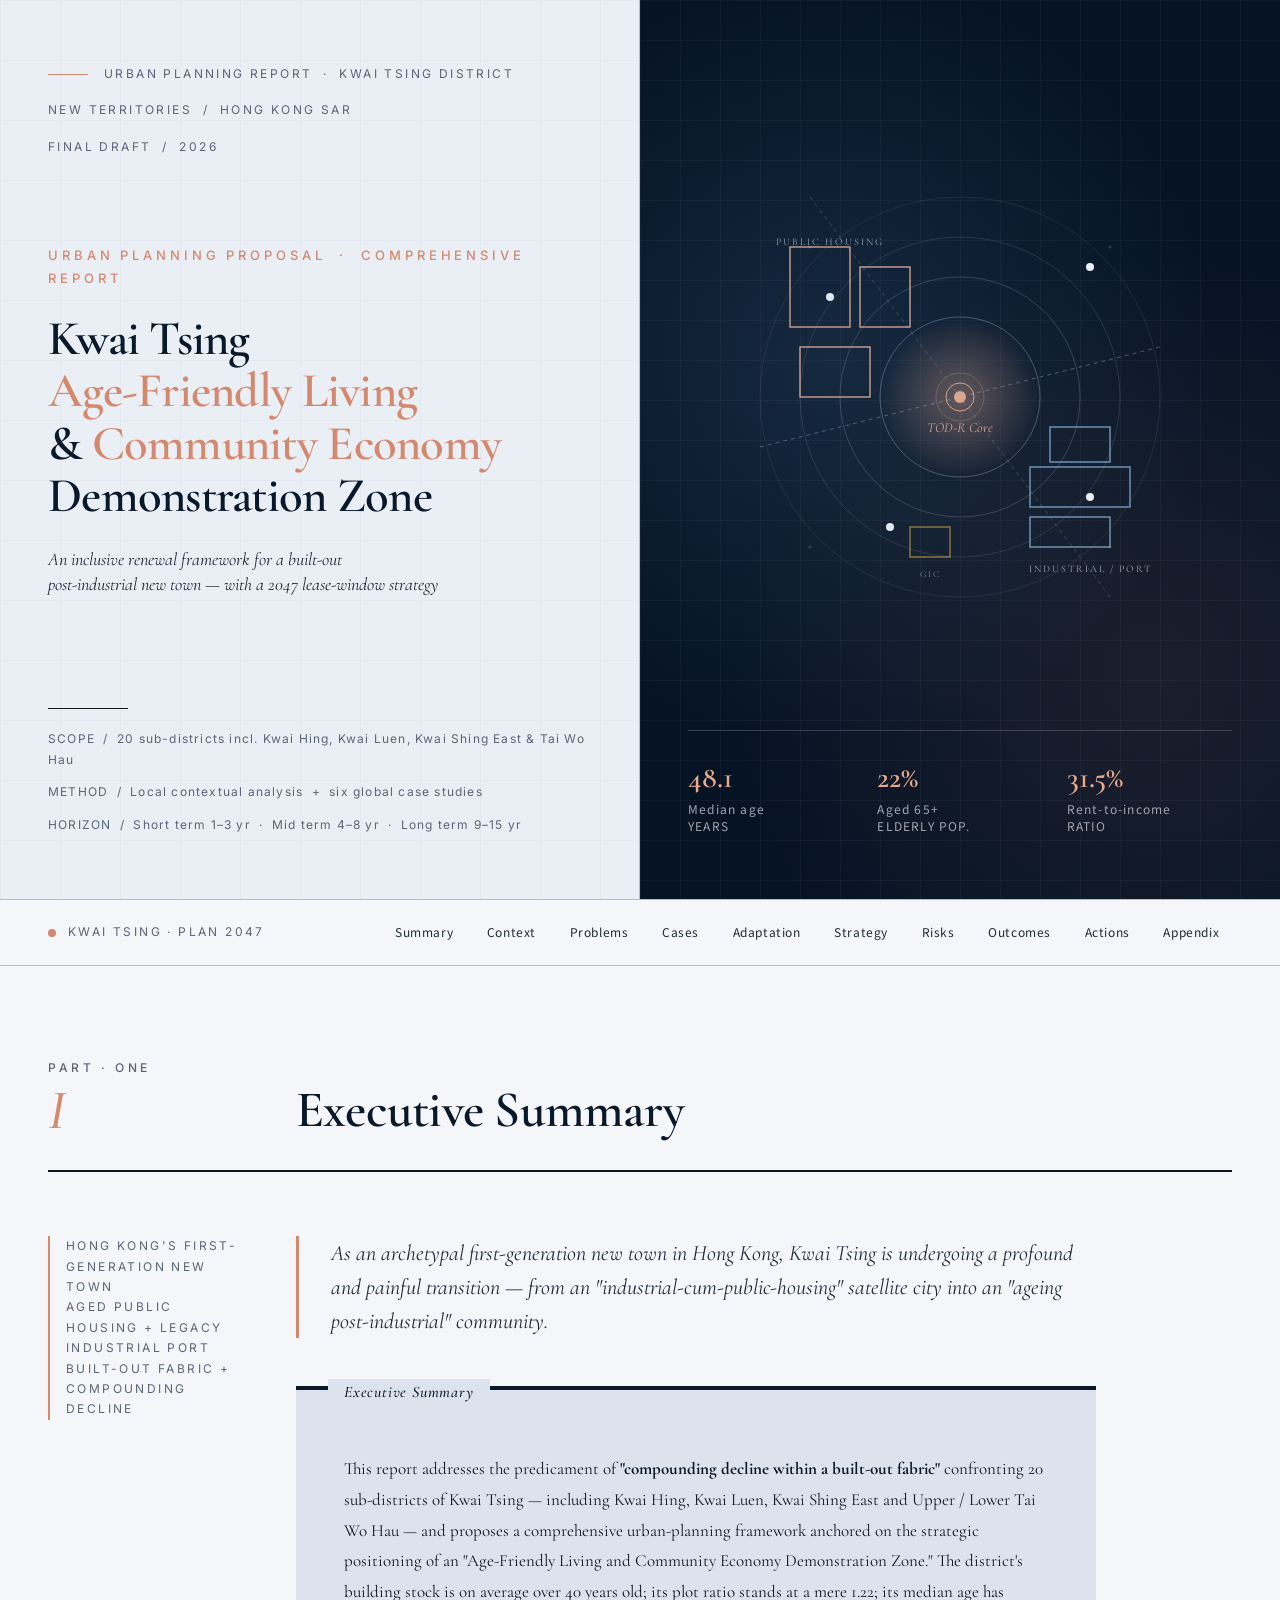
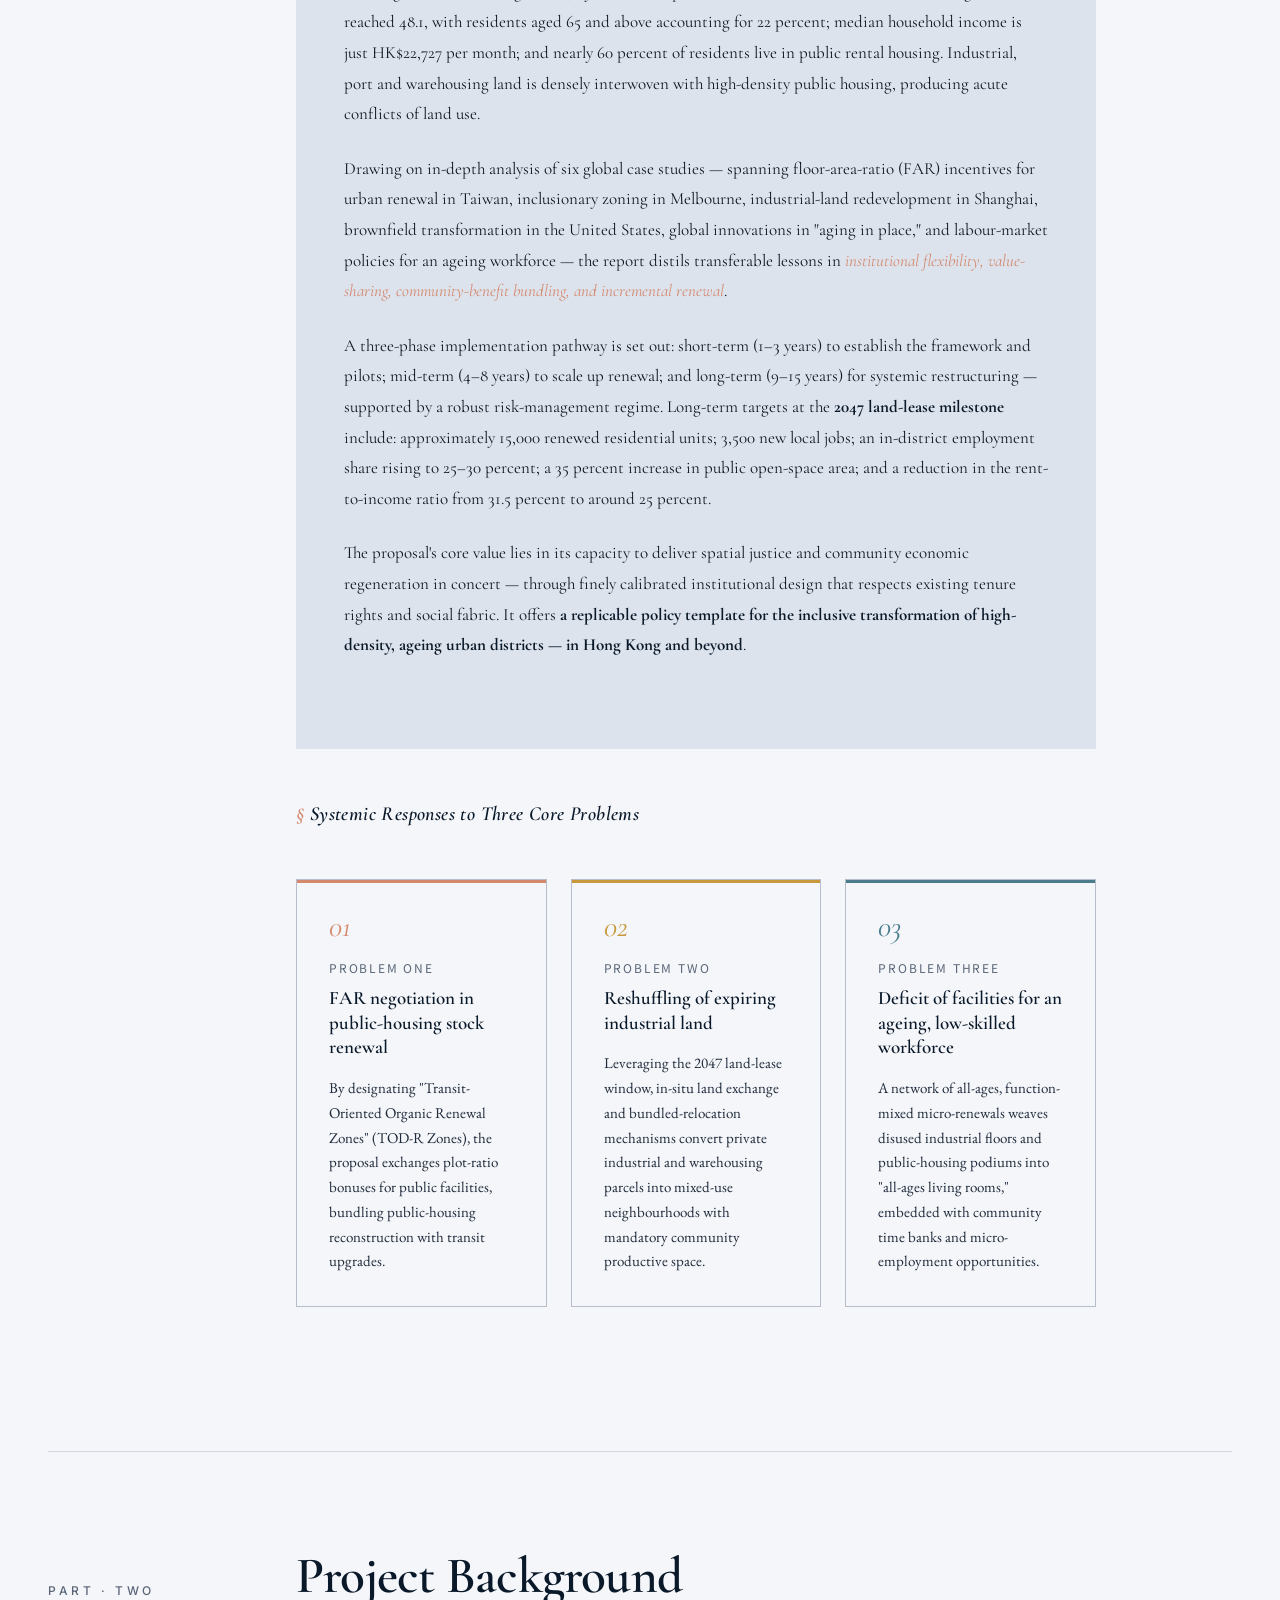
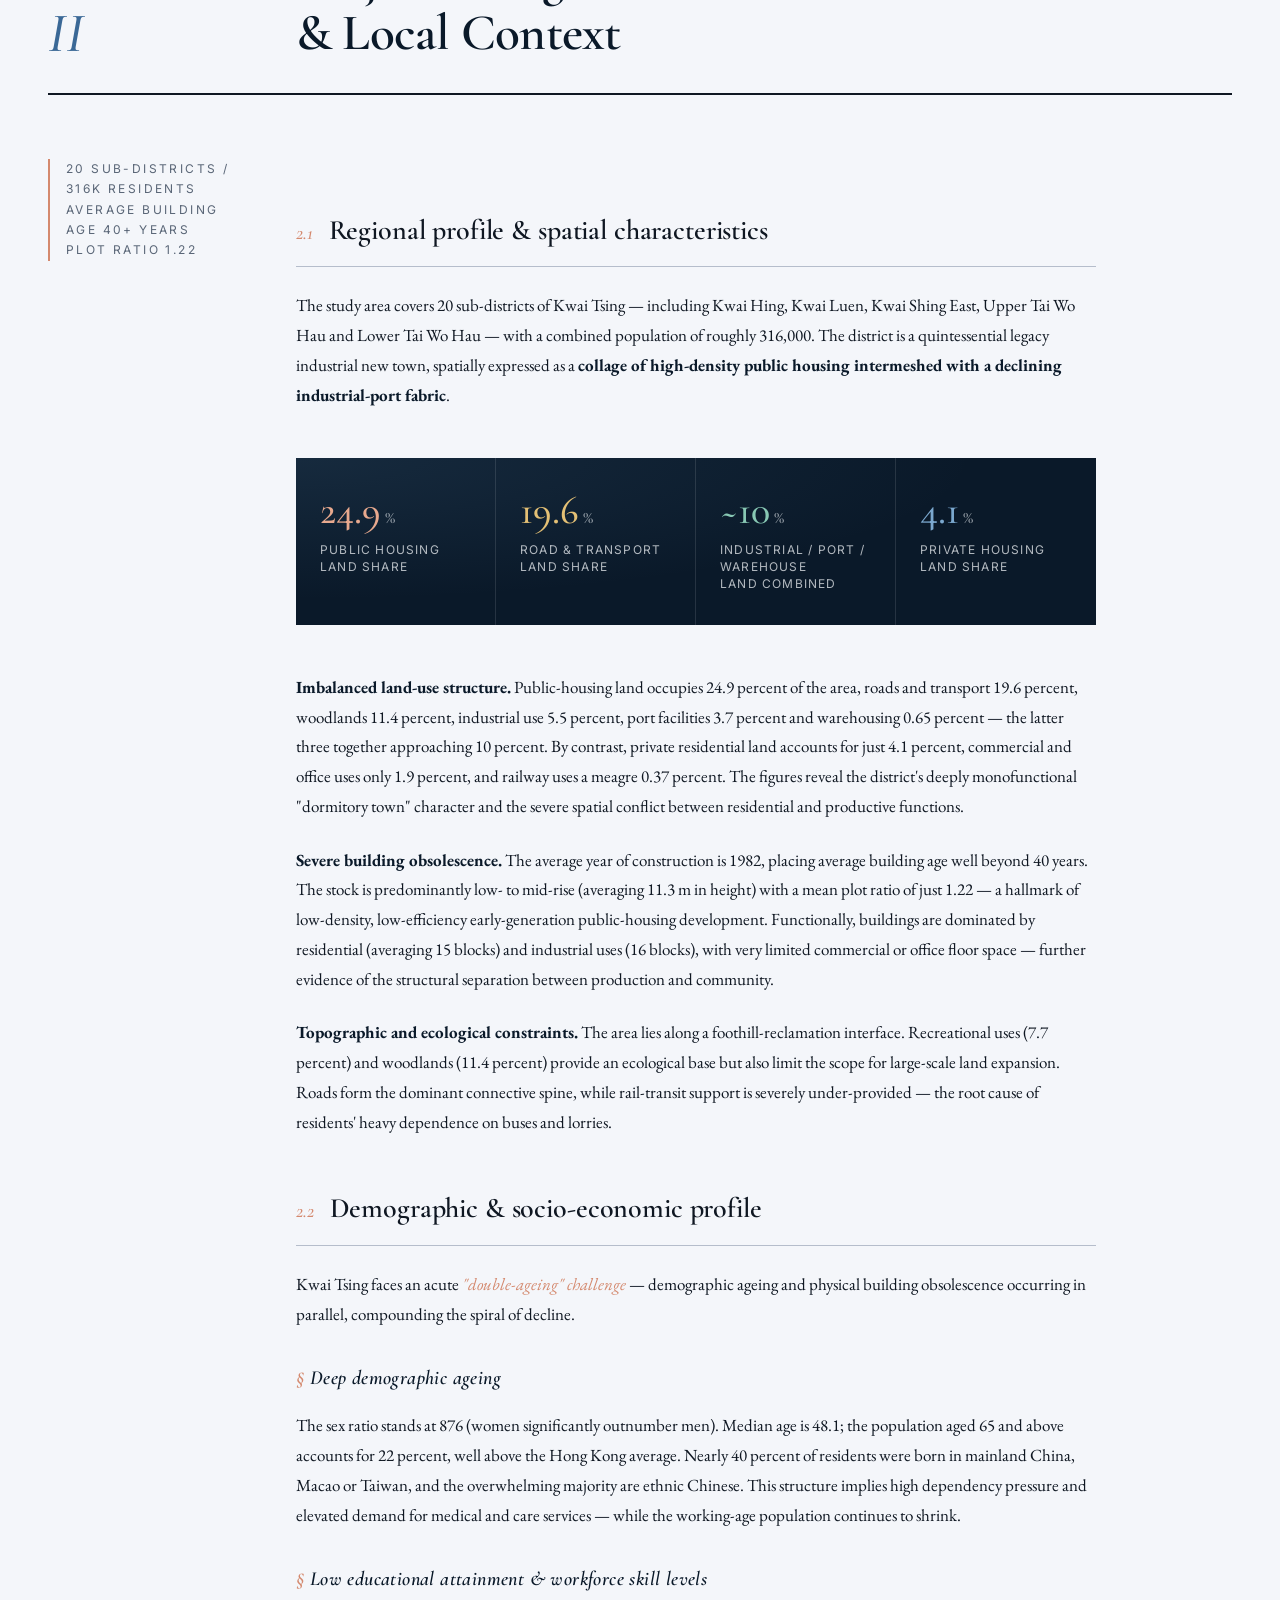
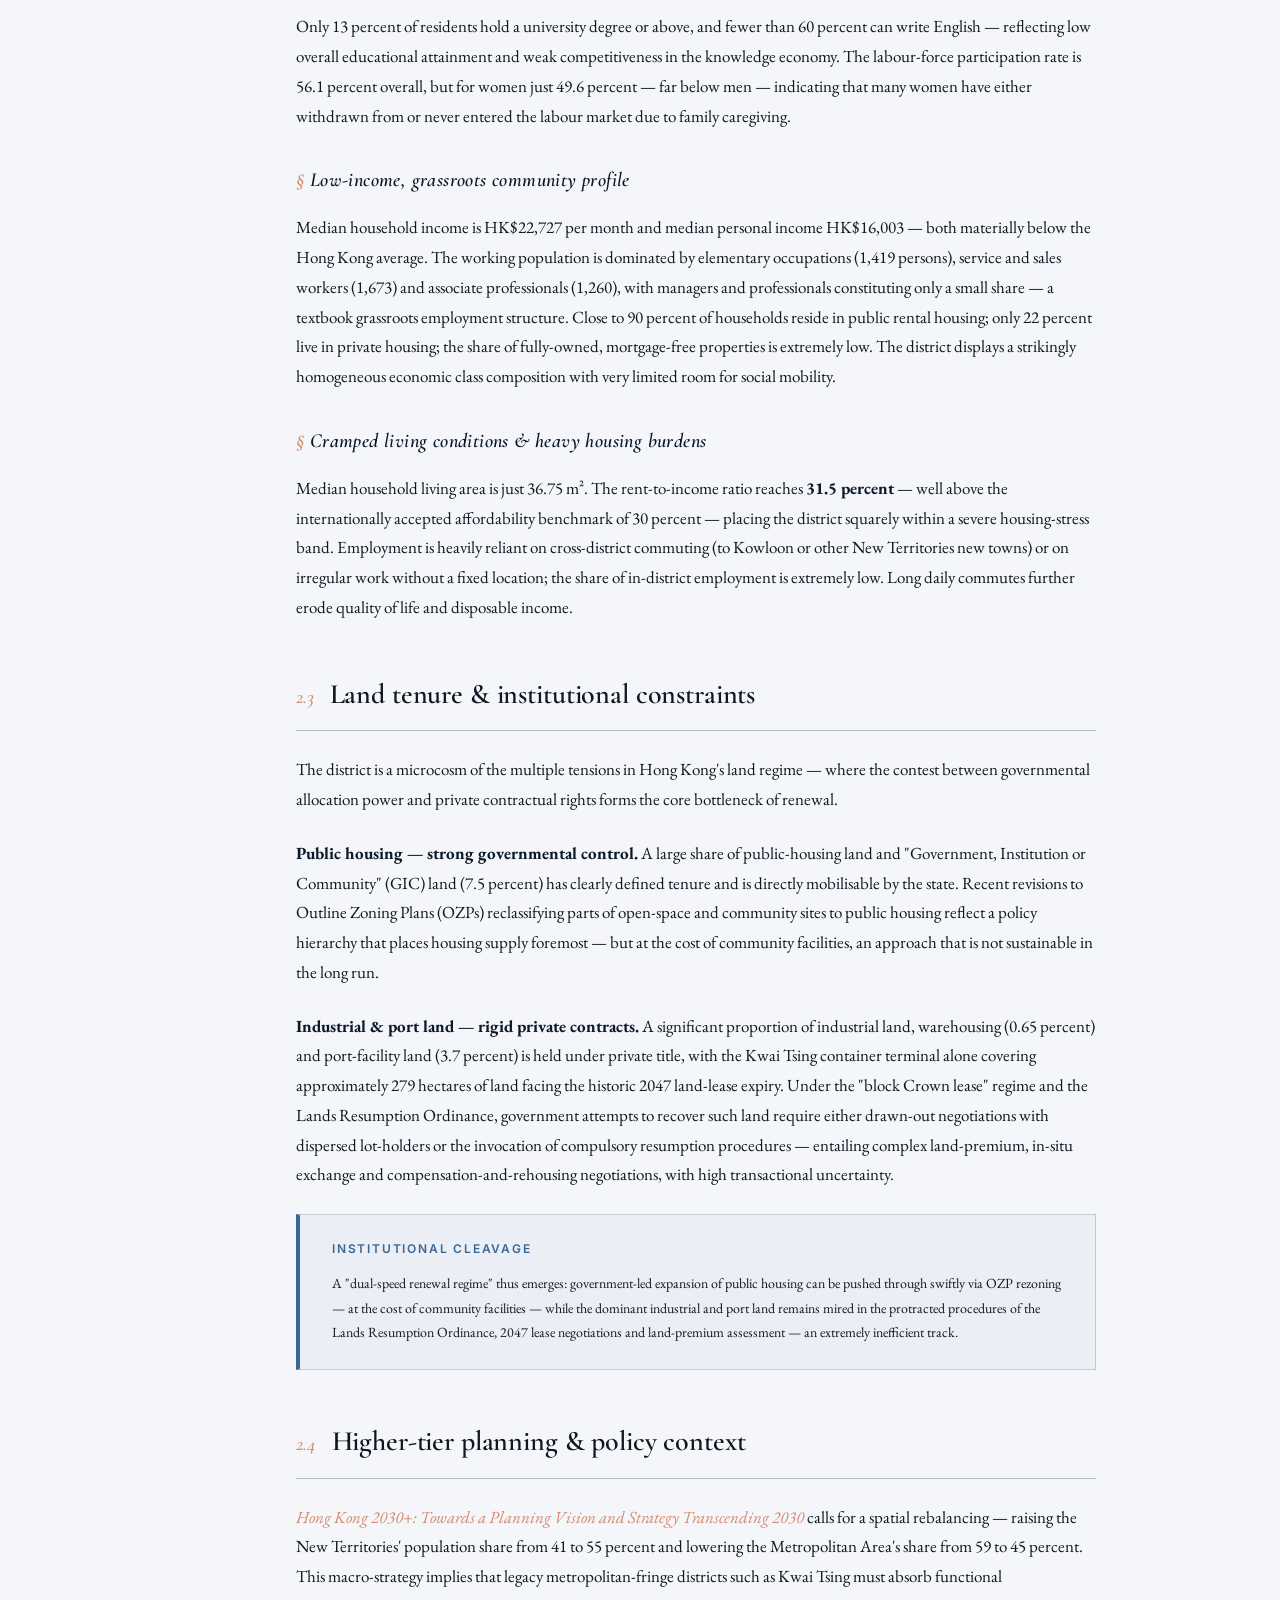
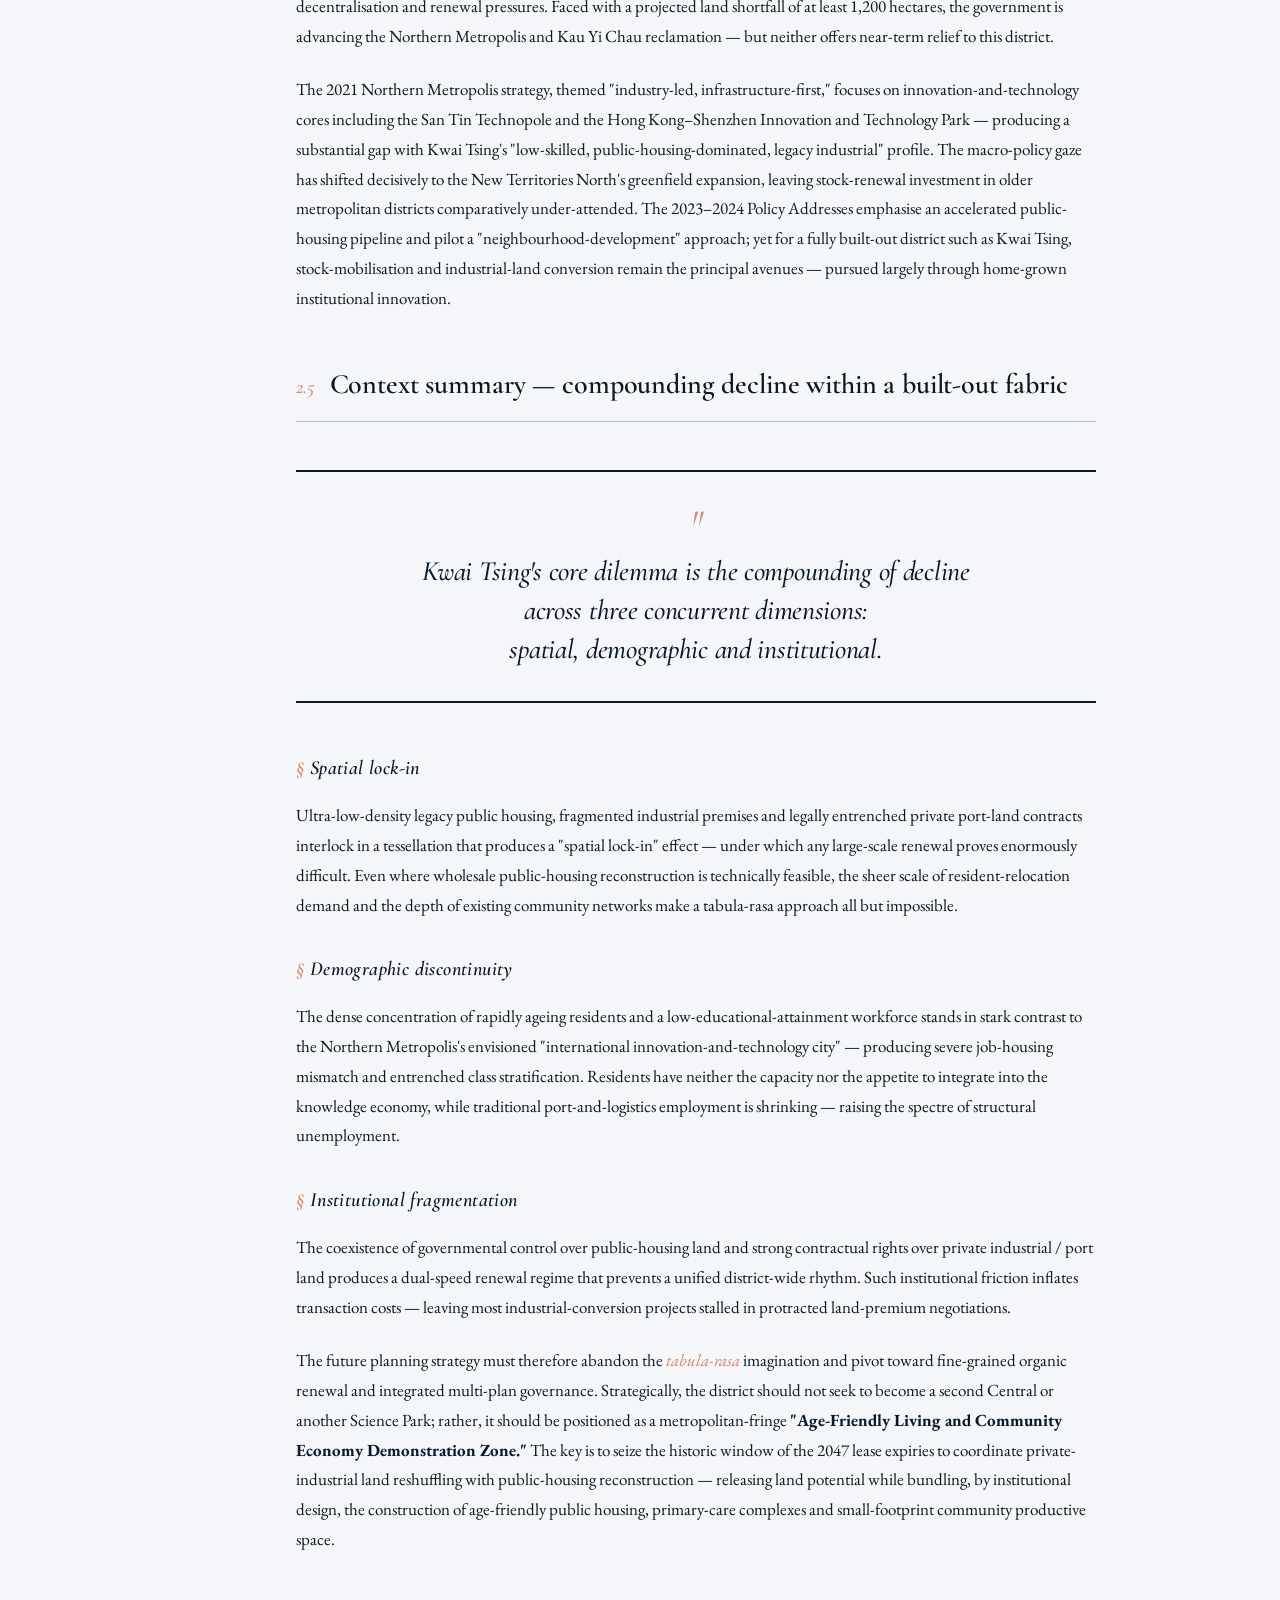
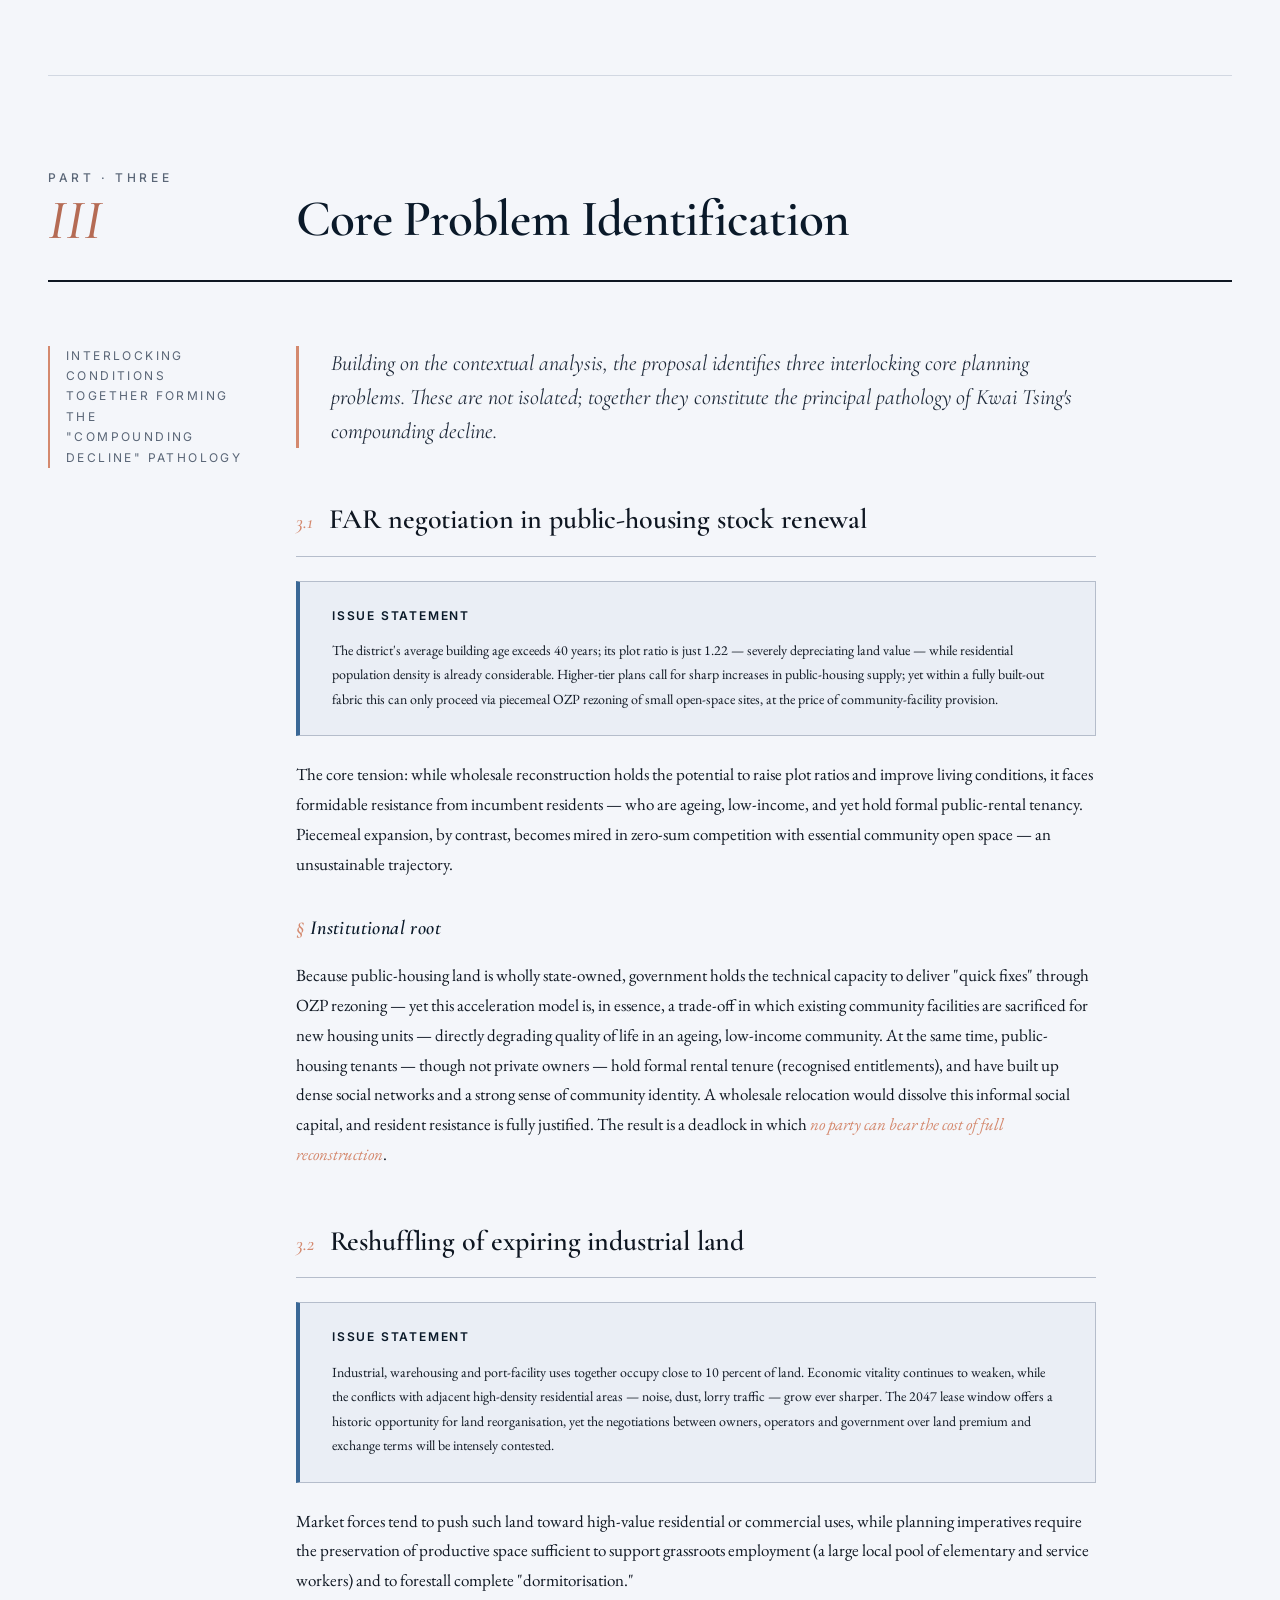
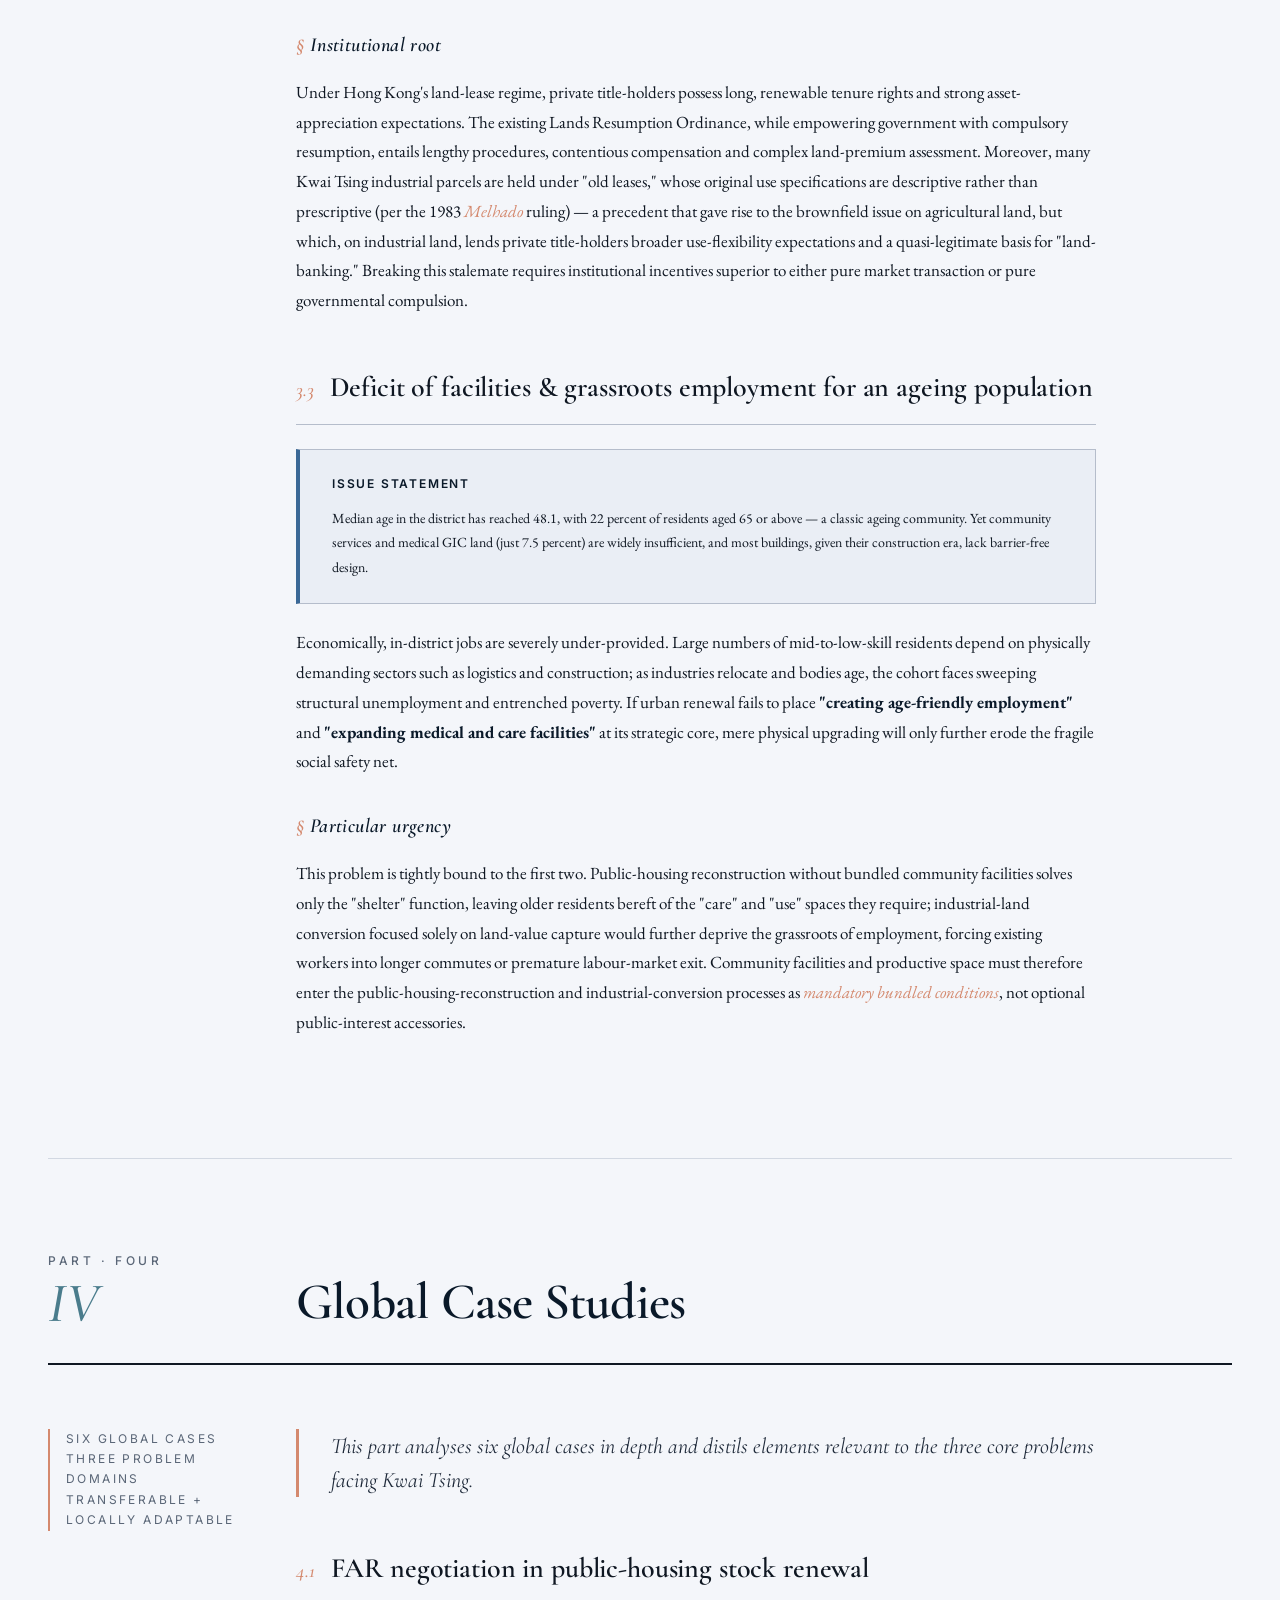
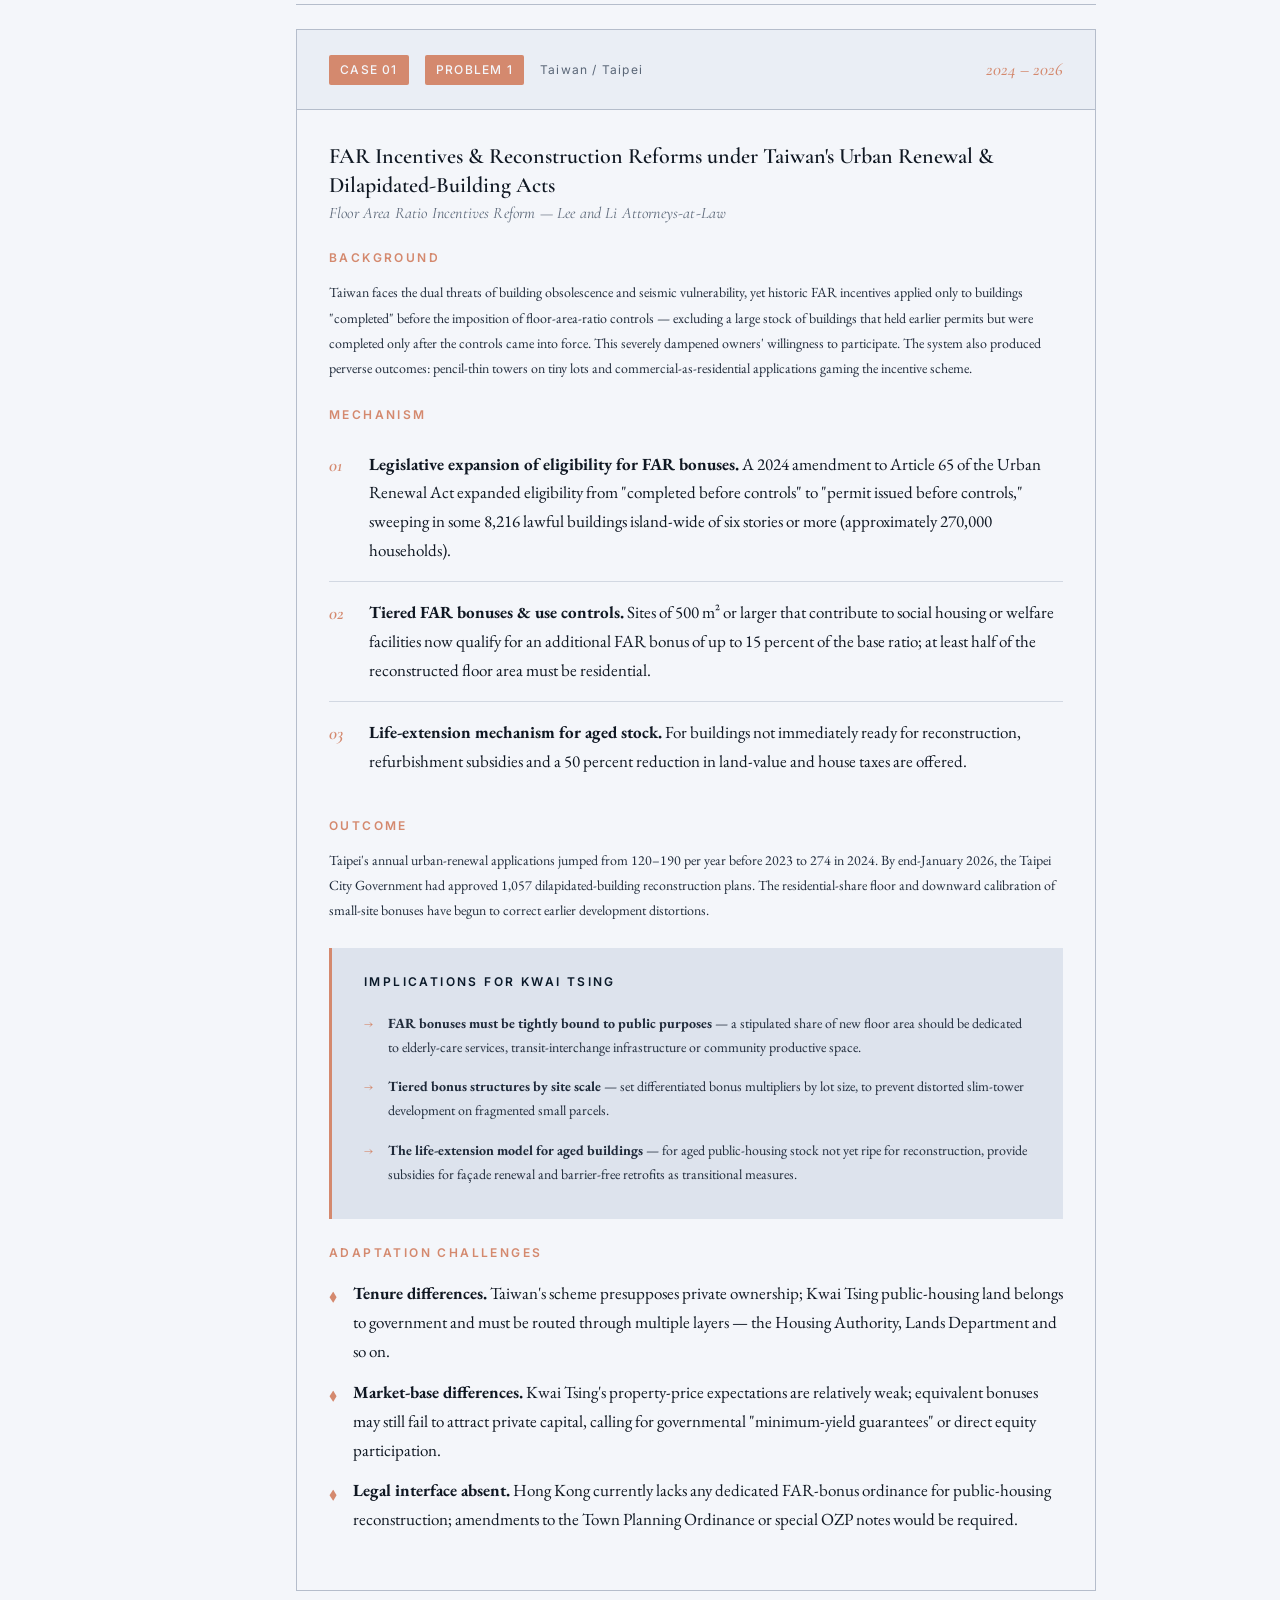
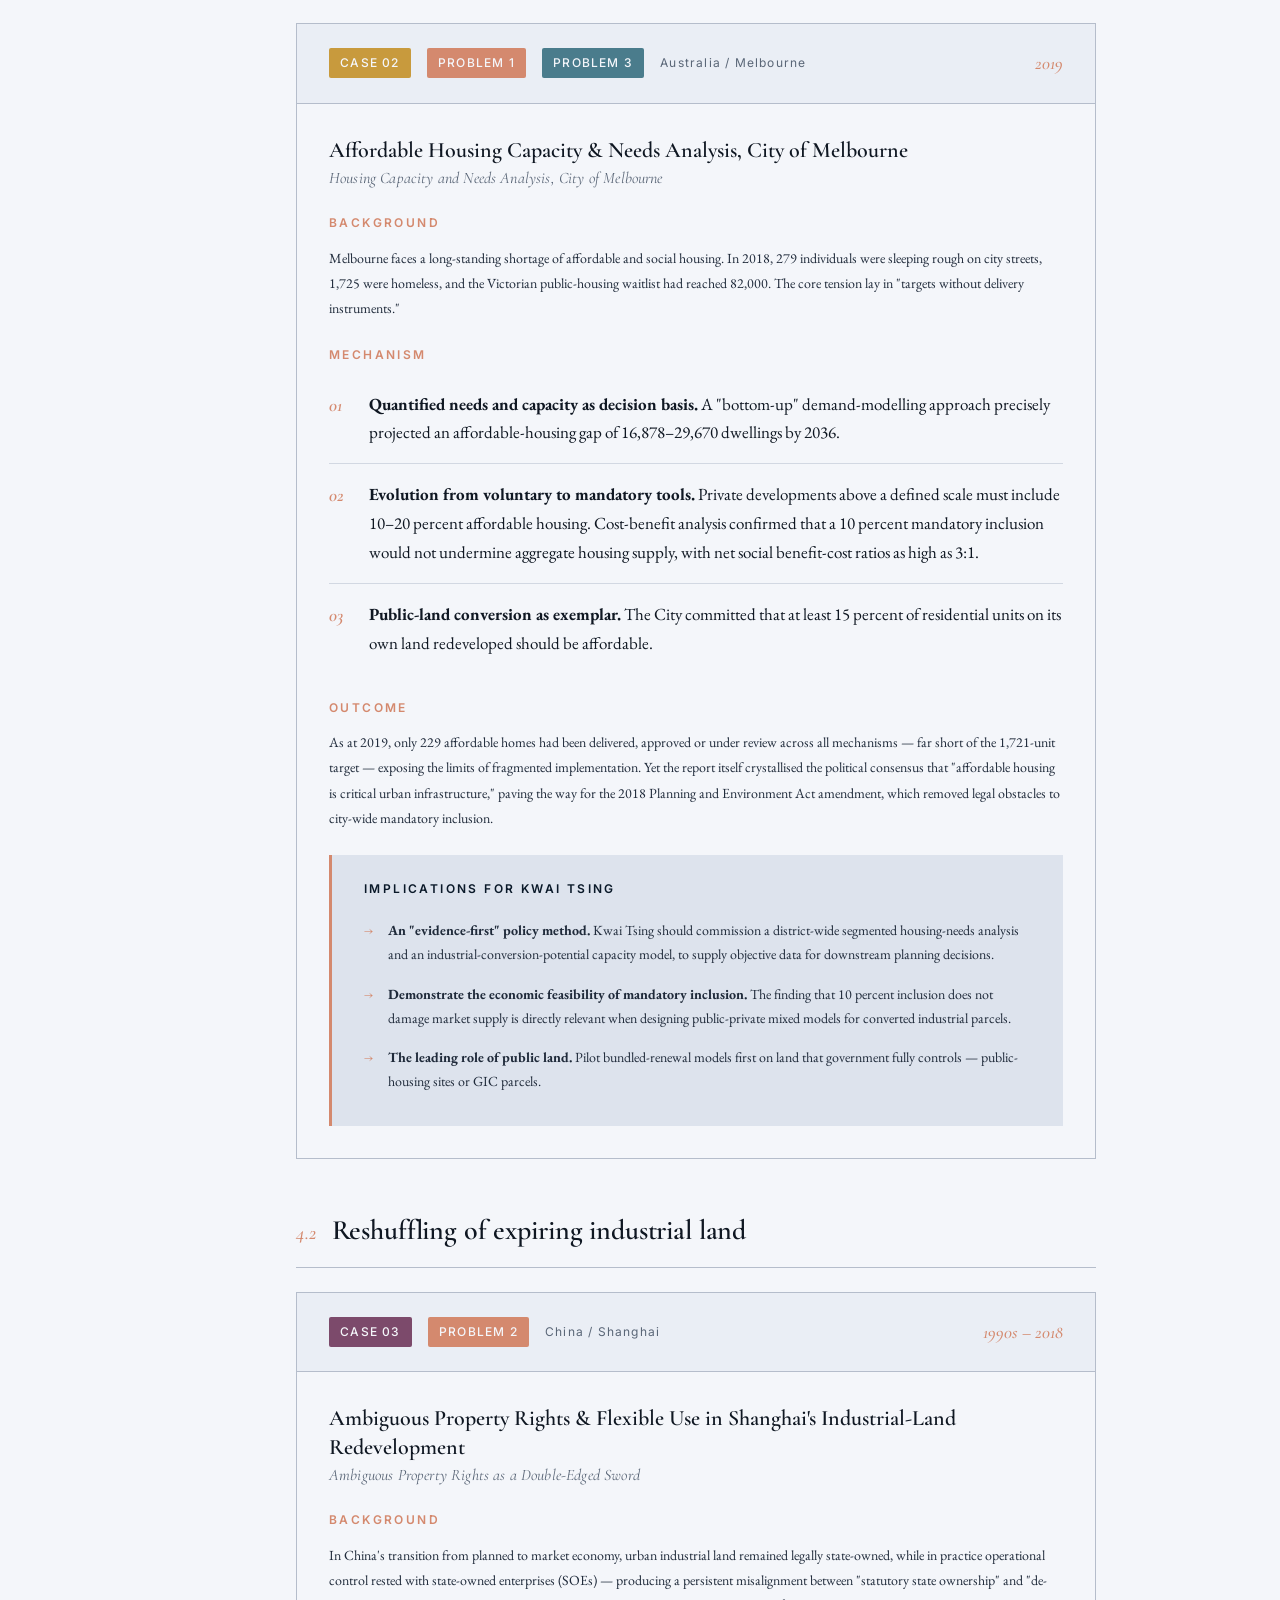
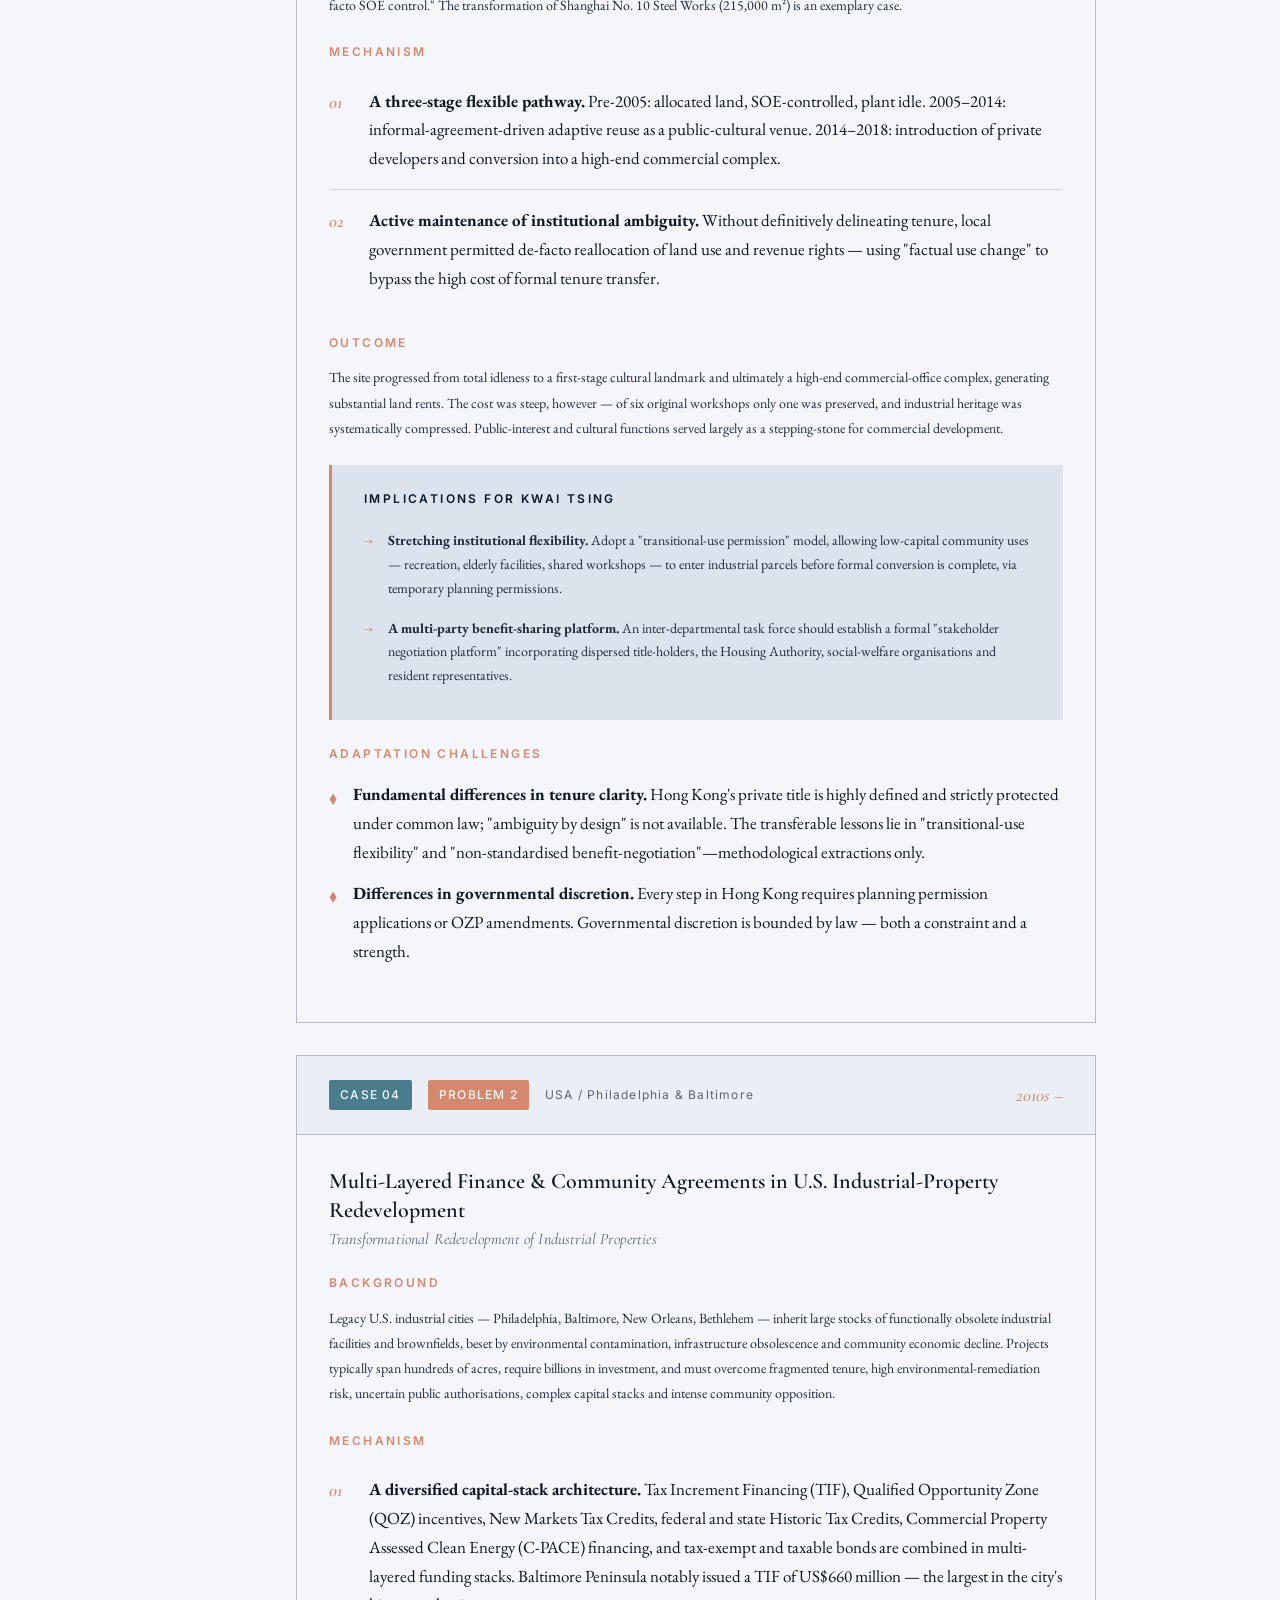
<file: example_output/Kwai Tsing/kwai_tsing_index_en.html>
<!DOCTYPE html>
<html lang="en">
<head>
<meta charset="UTF-8">
<meta name="viewport" content="width=device-width, initial-scale=1.0">
<title>Kwai Tsing District · Age-Friendly Living & Community Economy Demonstration Zone — Urban Planning Report</title>
<link rel="preconnect" href="https://fonts.googleapis.com">
<link rel="preconnect" href="https://fonts.gstatic.com" crossorigin>
<link href="https://fonts.googleapis.com/css2?family=EB+Garamond:ital,wght@0,400;0,500;0,600;0,700;1,400;1,500&family=Cormorant+Garamond:ital,wght@0,400;0,500;0,600;0,700;1,400;1,500;1,600&family=Inter:wght@400;500;600&display=swap" rel="stylesheet">
<style>
/* ===== Inlined from styles.css ===== */
/* ==========================================================================
   葵青区规划方案报告 - 样式表
   设计方向: 编辑性学术杂志 + 城市规划专业感
   ========================================================================== */

/* ---------- 字体导入 ---------- */
@import url('https://fonts.googleapis.com/css2?family=Noto+Serif+SC:wght@300;400;500;600;700;900&family=Noto+Sans+SC:wght@300;400;500;700&family=Cormorant+Garamond:ital,wght@0,400;0,500;0,600;0,700;1,400&family=JetBrains+Mono:wght@400;500&display=swap');

/* ---------- 设计令牌 ---------- */
:root {
    /* 色彩系统 - 冷银白纸面 + 深蓝主调 + 多彩辅助色 */
    --ink: #0f1722;
    --ink-soft: #1f2a3a;
    --paper: #f4f6fa;
    --paper-warm: #eaeef5;
    --paper-cream: #dde3ed;
    --rule: #b5bdcb;
    --rule-soft: #d2d8e2;
    --muted: #5a6677;

    /* 主色 - 冷调深蓝家族 */
    --accent-blue: #1e3a5f;
    --accent-blue-deep: #0a1929;
    --accent-blue-night: #061325;
    --accent-blue-mid: #3a6896;
    --accent-blue-soft: #7ba8cf;

    /* 辅助色 - 多彩点缀（用于不同语义） */
    --accent-coral: #d4896e;       /* 暖珊瑚 - 强调、引用 */
    --accent-coral-soft: #e8a98e;
    --accent-terracotta: #b56b54;  /* 陶土 - 警示、风险 */
    --accent-mustard: #c89a3d;     /* 芥末黄 - 数据、突出 */
    --accent-jade: #4a7c8c;        /* 青灰蓝 - 案例、信息 */
    --accent-forest: #4a7a5e;      /* 林绿 - 成果、积极 */
    --accent-plum: #7c4a6b;        /* 梅紫 - 制度、深度 */

    /* 兼容旧变量名（保持其他位置不变） */
    --accent-rust: var(--accent-coral);
    --accent-rust-soft: var(--accent-coral-soft);
    --accent-ochre: var(--accent-mustard);

    /* 字体 */
    --font-display: 'Noto Serif SC', 'Cormorant Garamond', Georgia, serif;
    --font-serif: 'Noto Serif SC', Georgia, serif;
    --font-sans: 'Noto Sans SC', -apple-system, BlinkMacSystemFont, sans-serif;
    --font-mono: 'JetBrains Mono', 'SF Mono', Consolas, monospace;
    --font-latin-display: 'Cormorant Garamond', Georgia, serif;

    /* 排版尺度 */
    --text-xs: 0.75rem;
    --text-sm: 0.875rem;
    --text-base: 1rem;
    --text-lg: 1.125rem;
    --text-xl: 1.25rem;
    --text-2xl: 1.5rem;
    --text-3xl: 1.875rem;
    --text-4xl: 2.5rem;
    --text-5xl: 3.5rem;
    --text-display: 5.5rem;
}

/* ---------- 重置与基础 ---------- */
*, *::before, *::after {
    box-sizing: border-box;
    margin: 0;
    padding: 0;
}

html {
    scroll-behavior: smooth;
    font-size: 16px;
}

body {
    font-family: var(--font-serif);
    color: var(--ink);
    background: var(--paper);
    line-height: 1.75;
    font-weight: 400;
    -webkit-font-smoothing: antialiased;
    -moz-osx-font-smoothing: grayscale;
    overflow-x: hidden;
}

/* 纸张纹理背景 */
body::before {
    content: '';
    position: fixed;
    inset: 0;
    pointer-events: none;
    z-index: -1;
    background-image:
        radial-gradient(circle at 20% 30%, rgba(91, 140, 181, 0.025) 0%, transparent 50%),
        radial-gradient(circle at 80% 70%, rgba(30, 58, 95, 0.025) 0%, transparent 50%);
    opacity: 1;
}

/* 噪点纹理 */
body::after {
    content: '';
    position: fixed;
    inset: 0;
    pointer-events: none;
    z-index: -1;
    opacity: 0.35;
    background-image: url("data:image/svg+xml,%3Csvg viewBox='0 0 200 200' xmlns='http://www.w3.org/2000/svg'%3E%3Cfilter id='n'%3E%3CfeTurbulence type='fractalNoise' baseFrequency='0.85' numOctaves='3' /%3E%3CfeColorMatrix values='0 0 0 0 0.2 0 0 0 0 0.25 0 0 0 0 0.3 0 0 0 0.05 0'/%3E%3C/filter%3E%3Crect width='100%25' height='100%25' filter='url(%23n)'/%3E%3C/svg%3E");
}

/* ---------- 封面区域 ---------- */
.cover {
    min-height: 100vh;
    display: grid;
    grid-template-columns: 1fr 1fr;
    position: relative;
    background: var(--paper);
    border-bottom: 1px solid var(--rule);
    overflow: hidden;
}

.cover-left {
    padding: 4rem 3rem;
    display: flex;
    flex-direction: column;
    justify-content: space-between;
    position: relative;
    background: var(--paper-warm);
    border-right: 1px solid var(--rule);
    overflow: hidden;
}

/* 左侧细节 - 极淡的网格底纹 */
.cover-left::before {
    content: '';
    position: absolute;
    inset: 0;
    background-image:
        linear-gradient(rgba(30, 58, 95, 0.025) 1px, transparent 1px),
        linear-gradient(90deg, rgba(30, 58, 95, 0.025) 1px, transparent 1px);
    background-size: 60px 60px;
    pointer-events: none;
}

.cover-left > * {
    position: relative;
    z-index: 1;
}

.cover-meta {
    display: flex;
    flex-direction: column;
    gap: 1rem;
    font-family: var(--font-sans);
    font-size: var(--text-xs);
    letter-spacing: 0.2em;
    text-transform: uppercase;
    color: var(--muted);
}

.cover-meta .doc-id {
    display: flex;
    align-items: center;
    gap: 1rem;
}

.cover-meta .doc-id::before {
    content: '';
    display: block;
    width: 40px;
    height: 1px;
    background: var(--accent-coral);
}

.cover-title-block {
    margin: 3rem 0;
}

.cover-eyebrow {
    font-family: var(--font-sans);
    font-size: var(--text-sm);
    color: var(--accent-coral);
    letter-spacing: 0.3em;
    text-transform: uppercase;
    margin-bottom: 1.5rem;
    font-weight: 500;
}

.cover-title {
    font-family: var(--font-display);
    font-size: clamp(2.5rem, 5vw, 4.5rem);
    font-weight: 700;
    line-height: 1.1;
    color: var(--accent-blue-deep);
    letter-spacing: -0.02em;
    margin-bottom: 1.5rem;
}

/* 重点：title-accent 也保持宋体，仅用颜色和粗细区分 */
.cover-title .title-accent {
    font-family: var(--font-display);
    color: var(--accent-coral);
    font-style: normal;
    font-weight: 700;
    position: relative;
}

.cover-subtitle {
    font-family: var(--font-serif);
    font-size: var(--text-xl);
    color: var(--ink-soft);
    line-height: 1.5;
    font-weight: 400;
    max-width: 90%;
}

.cover-footer {
    display: flex;
    flex-direction: column;
    gap: 0.75rem;
    font-family: var(--font-sans);
    font-size: var(--text-xs);
    color: var(--muted);
    letter-spacing: 0.1em;
}

.cover-footer .divider {
    width: 80px;
    height: 1px;
    background: var(--ink);
    margin-bottom: 0.5rem;
}

/* 封面右侧 - 深蓝色 */
.cover-right {
    position: relative;
    background: var(--accent-blue-night);
    overflow: hidden;
    color: var(--paper);
    padding: 4rem 3rem;
    display: flex;
    flex-direction: column;
    justify-content: space-between;
}

.cover-right::before {
    content: '';
    position: absolute;
    inset: 0;
    background-image:
        linear-gradient(rgba(244, 246, 250, 0.04) 1px, transparent 1px),
        linear-gradient(90deg, rgba(244, 246, 250, 0.04) 1px, transparent 1px);
    background-size: 40px 40px;
    pointer-events: none;
}

.cover-right::after {
    content: '';
    position: absolute;
    inset: 0;
    background:
        radial-gradient(circle at 30% 40%, rgba(91, 140, 181, 0.18) 0%, transparent 55%),
        radial-gradient(circle at 80% 75%, rgba(212, 137, 110, 0.1) 0%, transparent 50%);
    pointer-events: none;
}

.cover-graphic {
    position: relative;
    flex: 1;
    display: flex;
    align-items: center;
    justify-content: center;
}

.cover-graphic svg {
    width: 100%;
    height: auto;
    max-width: 500px;
}

.cover-stats {
    position: relative;
    display: grid;
    grid-template-columns: repeat(3, 1fr);
    gap: 1.5rem;
    padding-top: 2rem;
    border-top: 1px solid rgba(244, 246, 250, 0.2);
}

.cover-stat .stat-value {
    font-family: var(--font-latin-display);
    font-size: var(--text-3xl);
    font-weight: 600;
    color: var(--accent-rust-soft);
    line-height: 1;
    margin-bottom: 0.5rem;
}

.cover-stat .stat-label {
    font-family: var(--font-sans);
    font-size: var(--text-xs);
    color: rgba(244, 246, 250, 0.65);
    letter-spacing: 0.1em;
    line-height: 1.4;
}

/* ---------- 主导航 ---------- */
.toc-bar {
    position: sticky;
    top: 0;
    z-index: 100;
    background: rgba(244, 246, 250, 0.95);
    backdrop-filter: blur(12px);
    -webkit-backdrop-filter: blur(12px);
    border-bottom: 1px solid var(--rule);
    padding: 1rem 0;
}

.toc-bar-inner {
    max-width: 1400px;
    margin: 0 auto;
    padding: 0 3rem;
    display: flex;
    align-items: center;
    justify-content: space-between;
    gap: 2rem;
}

.toc-brand {
    font-family: var(--font-sans);
    font-size: var(--text-xs);
    letter-spacing: 0.2em;
    text-transform: uppercase;
    color: var(--muted);
    display: flex;
    align-items: center;
    gap: 0.75rem;
    flex-shrink: 0;
}

.toc-brand::before {
    content: '';
    display: block;
    width: 8px;
    height: 8px;
    background: var(--accent-rust);
    border-radius: 50%;
}

.toc-nav {
    display: flex;
    gap: 0.5rem;
    flex-wrap: wrap;
    justify-content: flex-end;
}

.toc-nav a {
    font-family: var(--font-sans);
    font-size: var(--text-xs);
    color: var(--ink-soft);
    text-decoration: none;
    padding: 0.4rem 0.8rem;
    border-radius: 2px;
    transition: all 0.2s ease;
    letter-spacing: 0.05em;
}

.toc-nav a:hover {
    background: var(--accent-blue-deep);
    color: var(--paper);
}

/* ---------- 主容器 ---------- */
.report {
    max-width: 1400px;
    margin: 0 auto;
    padding: 0 3rem;
}

/* ---------- 章节 ---------- */
.section {
    padding: 6rem 0;
    border-bottom: 1px solid var(--rule-soft);
    position: relative;
}

.section:last-child {
    border-bottom: none;
}

.section-header {
    display: grid;
    grid-template-columns: 200px 1fr;
    gap: 3rem;
    margin-bottom: 4rem;
    padding-bottom: 2rem;
    border-bottom: 2px solid var(--ink);
    align-items: end;
}

.section-num {
    font-family: var(--font-latin-display);
    font-size: var(--text-5xl);
    font-weight: 500;
    color: var(--accent-coral);
    line-height: 1;
    font-style: italic;
}

/* 每个section使用不同的强调色 */
#executive .section-num { color: var(--accent-coral); }
#background .section-num { color: var(--accent-blue-mid); }
#problems .section-num { color: var(--accent-terracotta); }
#cases .section-num { color: var(--accent-jade); }
#differences .section-num { color: var(--accent-plum); }
#strategy .section-num { color: var(--accent-forest); }
#risks .section-num { color: var(--accent-terracotta); }
#outcomes .section-num { color: var(--accent-mustard); }
#actions .section-num { color: var(--accent-coral); }
#appendix .section-num { color: var(--accent-jade); }

.section-num .num-label {
    display: block;
    font-family: var(--font-sans);
    font-size: var(--text-xs);
    letter-spacing: 0.3em;
    text-transform: uppercase;
    color: var(--muted);
    margin-bottom: 0.5rem;
    font-style: normal;
}

.section-title {
    font-family: var(--font-display);
    font-size: clamp(2rem, 3.5vw, 3rem);
    font-weight: 700;
    color: var(--accent-blue-deep);
    line-height: 1.15;
    letter-spacing: -0.01em;
}

/* ---------- 内容栅格 ---------- */
.content-grid {
    display: grid;
    grid-template-columns: 200px 1fr;
    gap: 3rem;
}

.content-side {
    position: sticky;
    top: 6rem;
    align-self: start;
}

.side-label {
    font-family: var(--font-sans);
    font-size: var(--text-xs);
    letter-spacing: 0.2em;
    text-transform: uppercase;
    color: var(--muted);
    line-height: 1.6;
    border-left: 2px solid var(--accent-rust);
    padding-left: 1rem;
}

.content-main {
    max-width: 800px;
}

/* ---------- 文本样式 ---------- */
.lead {
    font-family: var(--font-display);
    font-size: var(--text-xl);
    line-height: 1.6;
    color: var(--ink-soft);
    margin-bottom: 2rem;
    font-weight: 400;
    border-left: 3px solid var(--accent-rust);
    padding-left: 2rem;
}

p {
    margin-bottom: 1.5rem;
    font-size: var(--text-base);
    line-height: 1.85;
    color: var(--ink);
}

p strong {
    font-weight: 700;
    color: var(--accent-blue-deep);
}

p em {
    font-style: italic;
    color: var(--accent-rust);
}

h3.subsection-title {
    font-family: var(--font-display);
    font-size: var(--text-2xl);
    font-weight: 700;
    color: var(--ink);
    margin: 3rem 0 1.5rem;
    padding-bottom: 0.75rem;
    border-bottom: 1px solid var(--rule);
    display: flex;
    align-items: baseline;
    gap: 1rem;
}

h3.subsection-title .sub-num {
    font-family: var(--font-latin-display);
    font-style: italic;
    color: var(--accent-rust);
    font-size: var(--text-xl);
    font-weight: 500;
}

h4.minor-title {
    font-family: var(--font-display);
    font-size: var(--text-lg);
    font-weight: 600;
    color: var(--accent-blue-deep);
    margin: 2rem 0 1rem;
    letter-spacing: 0.02em;
}

h4.minor-title::before {
    content: '§ ';
    color: var(--accent-rust);
    font-family: var(--font-latin-display);
}

/* ---------- 执行摘要特殊样式 ---------- */
.exec-summary {
    background: var(--paper-cream);
    padding: 4rem 3rem;
    margin: 3rem 0;
    position: relative;
    border-top: 4px solid var(--accent-blue-deep);
}

.exec-summary::before {
    content: 'Executive Summary';
    position: absolute;
    top: -0.7rem;
    left: 2rem;
    background: var(--paper-cream);
    padding: 0 1rem;
    font-family: var(--font-latin-display);
    font-style: italic;
    color: var(--accent-blue-deep);
    font-size: var(--text-base);
    letter-spacing: 0.05em;
}

.exec-summary p {
    font-family: var(--font-serif);
    font-size: var(--text-base);
    line-height: 1.85;
}

/* ---------- 三大问题卡片 ---------- */
.problems-grid {
    display: grid;
    grid-template-columns: repeat(3, 1fr);
    gap: 1.5rem;
    margin: 3rem 0;
}

.problem-card {
    background: var(--paper);
    border: 1px solid var(--rule);
    padding: 2rem;
    position: relative;
    transition: all 0.3s ease;
    overflow: hidden;
}

.problem-card::before {
    content: '';
    position: absolute;
    top: 0;
    left: 0;
    right: 0;
    height: 3px;
    background: var(--accent-blue-mid);
    transition: height 0.3s ease;
}

.problem-card:nth-child(1)::before { background: var(--accent-coral); }
.problem-card:nth-child(2)::before { background: var(--accent-mustard); }
.problem-card:nth-child(3)::before { background: var(--accent-jade); }

.problem-card:hover {
    border-color: var(--accent-blue-deep);
    transform: translateY(-4px);
    box-shadow: 0 12px 30px rgba(30, 58, 82, 0.08);
}

.problem-card:hover::before {
    height: 5px;
}

.problem-card .problem-num {
    font-family: var(--font-latin-display);
    font-style: italic;
    font-size: var(--text-3xl);
    line-height: 1;
    margin-bottom: 1rem;
}

.problem-card:nth-child(1) .problem-num { color: var(--accent-coral); }
.problem-card:nth-child(2) .problem-num { color: var(--accent-mustard); }
.problem-card:nth-child(3) .problem-num { color: var(--accent-jade); }

.problem-card .problem-label {
    font-family: var(--font-sans);
    font-size: var(--text-xs);
    letter-spacing: 0.15em;
    text-transform: uppercase;
    color: var(--muted);
    margin-bottom: 0.5rem;
}

.problem-card .problem-title {
    font-family: var(--font-display);
    font-size: var(--text-lg);
    font-weight: 700;
    color: var(--accent-blue-deep);
    margin-bottom: 1rem;
    line-height: 1.3;
}

.problem-card .problem-desc {
    font-size: var(--text-sm);
    line-height: 1.7;
    color: var(--ink-soft);
}

/* ---------- 数据指标块 ---------- */
.data-strip {
    display: grid;
    grid-template-columns: repeat(4, 1fr);
    gap: 0;
    margin: 3rem 0;
    background: var(--accent-blue-deep);
    color: var(--paper);
    padding: 0;
    position: relative;
}

.data-strip::before {
    content: '';
    position: absolute;
    inset: 0;
    background: radial-gradient(ellipse at top left, rgba(91, 140, 181, 0.15) 0%, transparent 60%);
    pointer-events: none;
}

.data-strip .data-cell {
    padding: 2rem 1.5rem;
    border-right: 1px solid rgba(244, 246, 250, 0.12);
    position: relative;
    z-index: 1;
}

.data-strip .data-cell:last-child {
    border-right: none;
}

.data-value {
    font-family: var(--font-latin-display);
    font-size: var(--text-4xl);
    font-weight: 600;
    color: var(--accent-coral-soft);
    line-height: 1;
    margin-bottom: 0.75rem;
}

/* 数据条带 - 四个值的颜色循环 */
.data-strip .data-cell:nth-child(1) .data-value { color: var(--accent-coral-soft); }
.data-strip .data-cell:nth-child(2) .data-value { color: #e4c075; } /* 金黄 */
.data-strip .data-cell:nth-child(3) .data-value { color: #88c8b4; } /* 薄荷 */
.data-strip .data-cell:nth-child(4) .data-value { color: var(--accent-blue-soft); }

.data-value .unit {
    font-size: var(--text-lg);
    color: rgba(244, 246, 250, 0.6);
    margin-left: 0.25rem;
}

.data-label {
    font-family: var(--font-sans);
    font-size: var(--text-xs);
    color: rgba(244, 246, 250, 0.72);
    letter-spacing: 0.1em;
    text-transform: uppercase;
    line-height: 1.4;
}

/* ---------- 引文块 ---------- */
.pullquote {
    margin: 3rem 0;
    padding: 2rem 0;
    border-top: 2px solid var(--ink);
    border-bottom: 2px solid var(--ink);
    text-align: center;
}

.pullquote-text {
    font-family: var(--font-display);
    font-size: var(--text-2xl);
    font-weight: 500;
    line-height: 1.5;
    color: var(--accent-blue-deep);
    letter-spacing: -0.01em;
    max-width: 700px;
    margin: 0 auto;
}

.pullquote-mark {
    display: block;
    font-family: var(--font-latin-display);
    font-style: italic;
    color: var(--accent-rust);
    font-size: var(--text-4xl);
    line-height: 1;
    margin-bottom: 0.5rem;
}

/* ---------- 案例卡片 ---------- */
.case-card {
    background: var(--paper);
    border: 1px solid var(--rule);
    margin-bottom: 2rem;
    overflow: hidden;
    transition: all 0.2s ease;
}

.case-card:hover {
    box-shadow: 0 8px 24px rgba(30, 58, 82, 0.06);
}

.case-header {
    background: var(--paper-warm);
    padding: 1.5rem 2rem;
    border-bottom: 1px solid var(--rule);
    display: flex;
    align-items: center;
    justify-content: space-between;
    gap: 2rem;
    flex-wrap: wrap;
}

.case-meta {
    display: flex;
    align-items: center;
    gap: 1rem;
    flex-wrap: wrap;
}

.case-tag {
    font-family: var(--font-sans);
    font-size: var(--text-xs);
    letter-spacing: 0.1em;
    text-transform: uppercase;
    padding: 0.3rem 0.7rem;
    background: var(--accent-blue-deep);
    color: var(--paper);
    border-radius: 2px;
    font-weight: 500;
}

.case-tag.tag-coral { background: var(--accent-coral); }
.case-tag.tag-rust { background: var(--accent-coral); }
.case-tag.tag-jade { background: var(--accent-jade); }
.case-tag.tag-ochre { background: var(--accent-mustard); }
.case-tag.tag-forest { background: var(--accent-forest); }
.case-tag.tag-plum { background: var(--accent-plum); }
.case-tag.tag-terracotta { background: var(--accent-terracotta); }

.case-location {
    font-family: var(--font-sans);
    font-size: var(--text-xs);
    color: var(--muted);
    letter-spacing: 0.1em;
}

.case-year {
    font-family: var(--font-latin-display);
    font-style: italic;
    color: var(--accent-rust);
    font-size: var(--text-lg);
    font-weight: 500;
}

.case-body {
    padding: 2rem;
}

.case-title {
    font-family: var(--font-display);
    font-size: var(--text-xl);
    font-weight: 700;
    color: var(--ink);
    margin-bottom: 1.5rem;
    line-height: 1.3;
}

.case-title-en {
    display: block;
    font-family: var(--font-latin-display);
    font-style: italic;
    font-weight: 400;
    font-size: var(--text-base);
    color: var(--muted);
    margin-top: 0.25rem;
    letter-spacing: 0.01em;
}

.case-section {
    margin: 1.5rem 0;
}

.case-section-label {
    font-family: var(--font-sans);
    font-size: var(--text-xs);
    letter-spacing: 0.2em;
    text-transform: uppercase;
    color: var(--accent-rust);
    margin-bottom: 0.75rem;
    font-weight: 600;
}

.case-section-content {
    font-size: var(--text-sm);
    line-height: 1.8;
    color: var(--ink-soft);
}

/* 案例的"对葵青区启示"特别块 */
.case-insights {
    background: var(--paper-cream);
    padding: 1.5rem 2rem;
    margin-top: 1.5rem;
    border-left: 3px solid var(--accent-rust);
}

.case-insights .case-section-label {
    color: var(--accent-blue-deep);
}

.case-insights ul {
    list-style: none;
    padding: 0;
}

.case-insights ul li {
    padding: 0.5rem 0;
    padding-left: 1.5rem;
    position: relative;
    font-size: var(--text-sm);
    line-height: 1.7;
    color: var(--ink-soft);
}

.case-insights ul li::before {
    content: '→';
    position: absolute;
    left: 0;
    color: var(--accent-rust);
    font-family: var(--font-latin-display);
    font-weight: 600;
}

/* ---------- 列表样式 ---------- */
.styled-list {
    list-style: none;
    padding: 0;
    margin: 1.5rem 0;
}

.styled-list li {
    position: relative;
    padding-left: 2.5rem;
    padding-bottom: 1rem;
    margin-bottom: 1rem;
    border-bottom: 1px solid var(--rule-soft);
    line-height: 1.75;
}

.styled-list li:last-child {
    border-bottom: none;
}

.styled-list li::before {
    content: counter(list-counter, decimal-leading-zero);
    counter-increment: list-counter;
    position: absolute;
    left: 0;
    top: 0;
    font-family: var(--font-latin-display);
    font-style: italic;
    color: var(--accent-rust);
    font-weight: 600;
    font-size: var(--text-lg);
}

.styled-list {
    counter-reset: list-counter;
}

.bullet-list {
    list-style: none;
    padding: 0;
    margin: 1rem 0 1.5rem;
}

.bullet-list li {
    position: relative;
    padding-left: 1.5rem;
    margin-bottom: 0.75rem;
    line-height: 1.75;
}

.bullet-list li::before {
    content: '◆';
    position: absolute;
    left: 0;
    top: 0;
    color: var(--accent-rust);
    font-size: 0.7em;
    top: 0.6em;
}

/* ---------- 表格样式 ---------- */
.report-table-wrap {
    margin: 2.5rem 0;
    overflow-x: auto;
    background: var(--paper);
    border: 1px solid var(--rule);
}

.report-table {
    width: 100%;
    border-collapse: collapse;
    font-size: var(--text-sm);
}

.report-table thead {
    background: var(--accent-blue-deep);
    color: var(--paper);
}

.report-table thead th {
    padding: 1rem 1.25rem;
    text-align: left;
    font-family: var(--font-sans);
    font-weight: 500;
    font-size: var(--text-xs);
    letter-spacing: 0.1em;
    text-transform: uppercase;
    border-right: 1px solid rgba(244, 246, 250, 0.12);
}

.report-table thead th:last-child {
    border-right: none;
}

.report-table tbody td {
    padding: 1rem 1.25rem;
    border-bottom: 1px solid var(--rule-soft);
    border-right: 1px solid var(--rule-soft);
    line-height: 1.7;
    vertical-align: top;
    color: var(--ink-soft);
}

.report-table tbody td:last-child {
    border-right: none;
}

.report-table tbody tr:nth-child(even) {
    background: var(--paper-warm);
}

.report-table tbody tr:hover {
    background: var(--paper-cream);
}

.report-table tbody td strong {
    color: var(--accent-blue-deep);
}

.report-table .check {
    color: var(--accent-jade);
    font-weight: 700;
    font-size: var(--text-base);
}

.report-table .dash {
    color: var(--rule);
}

/* ---------- 战略策略块 ---------- */
.strategy-block {
    background: var(--paper);
    border-left: 4px solid var(--accent-blue-deep);
    padding: 2rem 2.5rem;
    margin: 2rem 0;
    position: relative;
    transition: all 0.2s ease;
}

.strategy-block:hover {
    background: var(--paper-warm);
}

.strategy-block.coral { border-left-color: var(--accent-coral); }
.strategy-block.rust { border-left-color: var(--accent-terracotta); }
.strategy-block.jade { border-left-color: var(--accent-jade); }
.strategy-block.forest { border-left-color: var(--accent-forest); }
.strategy-block.mustard { border-left-color: var(--accent-mustard); }
.strategy-block.plum { border-left-color: var(--accent-plum); }

.strategy-block-eyebrow {
    font-family: var(--font-sans);
    font-size: var(--text-xs);
    letter-spacing: 0.2em;
    text-transform: uppercase;
    color: var(--accent-coral);
    margin-bottom: 0.5rem;
    font-weight: 600;
}

.strategy-block.rust .strategy-block-eyebrow { color: var(--accent-terracotta); }
.strategy-block.jade .strategy-block-eyebrow { color: var(--accent-jade); }
.strategy-block.forest .strategy-block-eyebrow { color: var(--accent-forest); }
.strategy-block.mustard .strategy-block-eyebrow { color: var(--accent-mustard); }
.strategy-block.plum .strategy-block-eyebrow { color: var(--accent-plum); }

.strategy-block-title {
    font-family: var(--font-display);
    font-size: var(--text-2xl);
    font-weight: 700;
    color: var(--accent-blue-deep);
    margin-bottom: 1rem;
    line-height: 1.3;
}

.strategy-block-positioning {
    font-family: var(--font-display);
    font-size: var(--text-base);
    color: var(--ink-soft);
    font-style: italic;
    margin-bottom: 1.5rem;
    padding-bottom: 1rem;
    border-bottom: 1px dashed var(--rule);
}

/* ---------- 阶段时间轴 ---------- */
.phases {
    margin: 3rem 0;
}

.phase {
    display: grid;
    grid-template-columns: 180px 1fr;
    gap: 2rem;
    padding: 2rem 0;
    border-bottom: 1px solid var(--rule);
    position: relative;
}

.phase:last-child {
    border-bottom: none;
}

.phase-marker {
    position: relative;
}

.phase-num {
    font-family: var(--font-latin-display);
    font-size: var(--text-5xl);
    font-style: italic;
    color: var(--accent-coral);
    line-height: 1;
    font-weight: 600;
}

.phase:nth-child(1) .phase-num { color: var(--accent-coral); }
.phase:nth-child(2) .phase-num { color: var(--accent-mustard); }
.phase:nth-child(3) .phase-num { color: var(--accent-forest); }

.phase:nth-child(1) .phase-years { color: var(--accent-coral); }
.phase:nth-child(2) .phase-years { color: var(--accent-mustard); }
.phase:nth-child(3) .phase-years { color: var(--accent-forest); }

.phase-label {
    font-family: var(--font-sans);
    font-size: var(--text-xs);
    letter-spacing: 0.2em;
    text-transform: uppercase;
    color: var(--muted);
    margin-top: 0.5rem;
}

.phase-years {
    font-family: var(--font-sans);
    font-size: var(--text-sm);
    color: var(--accent-blue-deep);
    margin-top: 0.5rem;
    font-weight: 500;
}

.phase-title {
    font-family: var(--font-display);
    font-size: var(--text-2xl);
    font-weight: 700;
    color: var(--accent-blue-deep);
    margin-bottom: 1rem;
    line-height: 1.3;
}

/* ---------- 信息盒子 ---------- */
.info-box {
    background: var(--paper-warm);
    padding: 1.5rem 2rem;
    margin: 1.5rem 0;
    border: 1px solid var(--rule);
    border-left: 4px solid var(--accent-blue-mid);
    position: relative;
}

.info-box.warning {
    background: rgba(181, 107, 84, 0.05);
    border-color: rgba(181, 107, 84, 0.25);
    border-left-color: var(--accent-terracotta);
}

.info-box.info {
    background: rgba(30, 58, 95, 0.04);
    border-color: rgba(30, 58, 95, 0.2);
    border-left-color: var(--accent-blue-mid);
}

.info-box.success {
    background: rgba(74, 122, 94, 0.05);
    border-color: rgba(74, 122, 94, 0.25);
    border-left-color: var(--accent-forest);
}

.info-box.highlight {
    background: rgba(200, 154, 61, 0.06);
    border-color: rgba(200, 154, 61, 0.25);
    border-left-color: var(--accent-mustard);
}

.info-box .info-label {
    font-family: var(--font-sans);
    font-size: var(--text-xs);
    letter-spacing: 0.15em;
    text-transform: uppercase;
    margin-bottom: 0.75rem;
    font-weight: 600;
}

.info-box.warning .info-label {
    color: var(--accent-terracotta);
}

.info-box.info .info-label {
    color: var(--accent-blue-mid);
}

.info-box.success .info-label {
    color: var(--accent-forest);
}

.info-box.highlight .info-label {
    color: var(--accent-mustard);
}

/* ---------- 收尾 ---------- */
.footer {
    background: var(--accent-blue-night);
    color: var(--paper);
    padding: 4rem 3rem;
    margin-top: 6rem;
    position: relative;
    overflow: hidden;
}

.footer::before {
    content: '';
    position: absolute;
    inset: 0;
    background:
        radial-gradient(circle at 20% 30%, rgba(91, 140, 181, 0.1) 0%, transparent 50%),
        linear-gradient(rgba(244, 246, 250, 0.02) 1px, transparent 1px),
        linear-gradient(90deg, rgba(244, 246, 250, 0.02) 1px, transparent 1px);
    background-size: auto, 50px 50px, 50px 50px;
    pointer-events: none;
}

.footer-inner {
    max-width: 1400px;
    margin: 0 auto;
    display: grid;
    grid-template-columns: 1fr 1fr;
    gap: 3rem;
    position: relative;
    z-index: 1;
}

.footer-text {
    font-family: var(--font-serif);
    font-size: var(--text-base);
    line-height: 1.8;
    color: rgba(244, 246, 250, 0.82);
}

.footer-meta {
    display: flex;
    flex-direction: column;
    gap: 1rem;
}

.footer-meta-item {
    display: flex;
    align-items: baseline;
    gap: 1rem;
}

.footer-meta-label {
    font-family: var(--font-sans);
    font-size: var(--text-xs);
    letter-spacing: 0.2em;
    text-transform: uppercase;
    color: var(--accent-rust-soft);
    min-width: 100px;
}

.footer-meta-value {
    font-family: var(--font-serif);
    color: var(--paper);
}

.footer-divider {
    grid-column: 1 / -1;
    height: 1px;
    background: rgba(244, 246, 250, 0.15);
    margin: 1rem 0;
}

.footer-bottom {
    grid-column: 1 / -1;
    text-align: center;
    font-family: var(--font-sans);
    font-size: var(--text-xs);
    letter-spacing: 0.2em;
    text-transform: uppercase;
    color: rgba(244, 246, 250, 0.5);
}

/* ---------- 附录卡片网格 ---------- */
.appendix-grid {
    display: grid;
    grid-template-columns: repeat(2, 1fr);
    gap: 1rem;
    margin: 2rem 0;
}

.appendix-card {
    background: var(--paper-warm);
    border: 1px solid var(--rule);
    border-top: 3px solid var(--accent-blue-mid);
    padding: 1.5rem;
    display: flex;
    flex-direction: column;
    gap: 0.5rem;
    transition: all 0.2s ease;
}

.appendix-card:nth-child(1) { border-top-color: var(--accent-coral); }
.appendix-card:nth-child(2) { border-top-color: var(--accent-mustard); }
.appendix-card:nth-child(3) { border-top-color: var(--accent-plum); }
.appendix-card:nth-child(4) { border-top-color: var(--accent-jade); }
.appendix-card:nth-child(5) { border-top-color: var(--accent-forest); }
.appendix-card:nth-child(6) { border-top-color: var(--accent-terracotta); }

.appendix-card:hover {
    background: var(--paper-cream);
    transform: translateX(4px);
    box-shadow: 0 4px 12px rgba(30, 58, 82, 0.06);
}

.appendix-num {
    font-family: var(--font-latin-display);
    font-style: italic;
    color: var(--accent-coral);
    font-weight: 600;
    font-size: var(--text-sm);
    letter-spacing: 0.1em;
}

.appendix-card:nth-child(1) .appendix-num { color: var(--accent-coral); }
.appendix-card:nth-child(2) .appendix-num { color: var(--accent-mustard); }
.appendix-card:nth-child(3) .appendix-num { color: var(--accent-plum); }
.appendix-card:nth-child(4) .appendix-num { color: var(--accent-jade); }
.appendix-card:nth-child(5) .appendix-num { color: var(--accent-forest); }
.appendix-card:nth-child(6) .appendix-num { color: var(--accent-terracotta); }

.appendix-title {
    font-family: var(--font-display);
    font-size: var(--text-base);
    font-weight: 600;
    color: var(--accent-blue-deep);
    line-height: 1.4;
}

.appendix-info {
    display: flex;
    gap: 1rem;
    font-family: var(--font-sans);
    font-size: var(--text-xs);
    color: var(--muted);
    margin-top: 0.5rem;
}

/* ---------- 滚动指示器与渐入动画 ---------- */
@keyframes fadeInUp {
    from {
        opacity: 0;
        transform: translateY(20px);
    }
    to {
        opacity: 1;
        transform: translateY(0);
    }
}

.section {
    animation: fadeInUp 0.6s ease-out;
}

/* ---------- 响应式 ---------- */
@media (max-width: 1024px) {
    .cover {
        grid-template-columns: 1fr;
    }
    .cover-left, .cover-right {
        padding: 3rem 2rem;
    }
    .cover-left {
        border-right: none;
        border-bottom: 1px solid var(--rule);
    }
    .content-grid {
        grid-template-columns: 1fr;
    }
    .content-side {
        position: static;
    }
    .section-header {
        grid-template-columns: 1fr;
        gap: 1rem;
    }
    .problems-grid {
        grid-template-columns: 1fr;
    }
    .data-strip {
        grid-template-columns: repeat(2, 1fr);
    }
    .data-strip .data-cell:nth-child(2) {
        border-right: none;
    }
    .data-strip .data-cell:nth-child(1),
    .data-strip .data-cell:nth-child(2) {
        border-bottom: 1px solid rgba(244, 246, 250, 0.12);
    }
    .footer-inner {
        grid-template-columns: 1fr;
    }
    .appendix-grid {
        grid-template-columns: 1fr;
    }
}

@media (max-width: 640px) {
    .report {
        padding: 0 1.25rem;
    }
    .section {
        padding: 4rem 0;
    }
    .toc-bar-inner {
        padding: 0 1.25rem;
    }
    .toc-nav {
        display: none;
    }
    .cover-stats {
        grid-template-columns: 1fr;
        gap: 1rem;
    }
    .data-strip {
        grid-template-columns: 1fr;
    }
    .data-strip .data-cell {
        border-right: none;
        border-bottom: 1px solid rgba(244, 246, 250, 0.12);
    }
    .phase {
        grid-template-columns: 1fr;
    }
    .exec-summary {
        padding: 2rem 1.5rem;
    }
}

/* ---------- 打印样式 ---------- */
@media print {
    body { background: white; }
    body::before, body::after { display: none; }
    .toc-bar { display: none; }
    .section { page-break-inside: avoid; }
}


/* ===== Inlined from styles-en.css ===== */
/* ==========================================================================
   English Version - Supplementary Styles
   只对英文版需要的微调（字号、行高、字距）做覆盖，所有色彩与结构共用 styles.css
   ========================================================================== */

/* 英文标题字体 - 用 Cormorant Garamond 作为主标题字体（更具杂志感） */
:root {
    --font-display: 'Cormorant Garamond', 'Noto Serif SC', Georgia, serif;
    --font-serif: 'Cormorant Garamond', 'Noto Serif SC', Georgia, serif;
}

/* 英文正文用 EB Garamond 阅读性更好 */
body {
    font-family: 'EB Garamond', 'Cormorant Garamond', Georgia, serif;
    font-size: 1.0625rem;
    line-height: 1.7;
}

/* 封面大标题 - 英文需要精心调整字号让所有元素容纳在一屏 */
.cover-title {
    font-size: clamp(2rem, 3.8vw, 3.4rem);
    line-height: 1.08;
    letter-spacing: -0.015em;
    font-weight: 600;
}

.cover-title .title-accent {
    font-weight: 600;
}

/* 英文副标题 */
.cover-subtitle {
    font-size: 1.125rem;
    line-height: 1.4;
    font-style: italic;
    font-weight: 400;
    max-width: 95%;
}

/* 封面 eyebrow 字号略小 */
.cover-eyebrow {
    font-size: 0.8125rem;
}

/* 封面元信息间距紧凑 */
.cover-title-block {
    margin: 2rem 0;
}

/* 章节标题 - 英文版用更细致的字号 */
.section-title {
    font-size: clamp(2.2rem, 4vw, 3.2rem);
    line-height: 1.1;
    font-weight: 600;
    letter-spacing: -0.015em;
}

/* 副节标题 */
h3.subsection-title {
    font-size: 1.75rem;
    font-weight: 600;
    letter-spacing: -0.005em;
}

/* 次级标题 */
h4.minor-title {
    font-size: 1.25rem;
    font-weight: 600;
    font-style: italic;
}

/* 段落 - 英文段落需要更舒展的行高 */
p {
    font-size: 1.0625rem;
    line-height: 1.75;
}

/* 引子段 */
.lead {
    font-size: 1.375rem;
    line-height: 1.55;
    font-style: italic;
}

/* 执行摘要 */
.exec-summary p {
    font-size: 1.0625rem;
    line-height: 1.8;
}

.exec-summary::before {
    font-style: italic;
    font-weight: 500;
}

/* 大引文 */
.pullquote-text {
    font-size: 1.75rem;
    line-height: 1.4;
    font-weight: 500;
    font-style: italic;
    letter-spacing: -0.01em;
}

/* 问题卡片标题 */
.problem-card .problem-title {
    font-size: 1.1875rem;
    line-height: 1.3;
    font-weight: 600;
}

.problem-card .problem-desc {
    font-size: 0.9375rem;
    line-height: 1.65;
}

/* 案例标题 */
.case-title {
    font-size: 1.375rem;
    line-height: 1.3;
    font-weight: 600;
}

.case-title-en {
    font-size: 1rem;
    font-style: italic;
    font-weight: 400;
}

/* 策略块标题 */
.strategy-block-title {
    font-size: 1.5rem;
    line-height: 1.25;
    font-weight: 600;
}

.strategy-block-positioning {
    font-style: italic;
}

/* 阶段标题 */
.phase-title {
    font-size: 1.625rem;
    line-height: 1.25;
    font-weight: 600;
}

/* 表格 - 英文需要稍大字号 */
.report-table {
    font-size: 0.9375rem;
}

.report-table tbody td {
    line-height: 1.55;
}

.report-table thead th {
    font-family: 'Inter', 'Noto Sans SC', -apple-system, sans-serif;
    letter-spacing: 0.08em;
}

/* 侧栏标签 */
.side-label {
    font-family: 'Inter', 'Noto Sans SC', -apple-system, sans-serif;
    line-height: 1.7;
}

/* 标签/小字使用 Inter */
.cover-meta,
.cover-eyebrow,
.cover-footer,
.toc-brand,
.toc-nav,
.case-tag,
.case-location,
.problem-label,
.strategy-block-eyebrow,
.phase-label,
.case-section-label,
.section-num .num-label,
.info-box .info-label,
.data-label,
.stat-label,
.appendix-info,
.footer-meta-label,
.footer-bottom {
    font-family: 'Inter', 'Noto Sans SC', -apple-system, sans-serif;
}

/* 数据值 */
.data-value,
.stat-value {
    font-weight: 500;
}

/* 附录卡片标题 */
.appendix-title {
    font-size: 1.0625rem;
    line-height: 1.35;
    font-weight: 600;
}

/* 列表 */
.styled-list li,
.bullet-list li {
    font-size: 1.0625rem;
    line-height: 1.7;
}

/* sub-num */
h3.subsection-title .sub-num {
    font-weight: 500;
}

/* footer 文本 */
.footer-text {
    font-size: 1.0625rem;
    line-height: 1.7;
}

</style>
</head>
<body>

<!-- ========================================================================
     COVER
     ======================================================================== -->
<header class="cover">
    <div class="cover-left">
        <div class="cover-meta">
            <div class="doc-id">URBAN PLANNING REPORT &nbsp;·&nbsp; KWAI TSING DISTRICT</div>
            <div>NEW TERRITORIES &nbsp;/&nbsp; HONG KONG SAR</div>
            <div>FINAL DRAFT &nbsp;/&nbsp; 2026</div>
        </div>

        <div class="cover-title-block">
            <div class="cover-eyebrow">Urban Planning Proposal &nbsp;·&nbsp; Comprehensive Report</div>
            <h1 class="cover-title">
                Kwai Tsing<br>
                <span class="title-accent">Age-Friendly Living</span><br>
                &amp; <span class="title-accent">Community Economy</span><br>
                Demonstration Zone
            </h1>
            <p class="cover-subtitle">
                An inclusive renewal framework for a built-out<br>
                post-industrial new town &mdash; with a 2047 lease-window strategy
            </p>
        </div>

        <div class="cover-footer">
            <div class="divider"></div>
            <div>SCOPE &nbsp;/&nbsp; 20 sub-districts incl. Kwai Hing, Kwai Luen, Kwai Shing East &amp; Tai Wo Hau</div>
            <div>METHOD &nbsp;/&nbsp; Local contextual analysis &nbsp;+&nbsp; six global case studies</div>
            <div>HORIZON &nbsp;/&nbsp; Short term 1&ndash;3 yr &nbsp;·&nbsp; Mid term 4&ndash;8 yr &nbsp;·&nbsp; Long term 9&ndash;15 yr</div>
        </div>
    </div>

    <div class="cover-right">
        <div class="cover-graphic">
            <!-- Abstract urban planning diagram -->
            <svg viewBox="0 0 500 500" xmlns="http://www.w3.org/2000/svg">
                <defs>
                    <radialGradient id="coreGlow" cx="50%" cy="50%" r="50%">
                        <stop offset="0%" stop-color="#e8a98e" stop-opacity="0.4"/>
                        <stop offset="100%" stop-color="#e8a98e" stop-opacity="0"/>
                    </radialGradient>
                </defs>

                <circle cx="250" cy="250" r="80" fill="url(#coreGlow)"/>

                <circle cx="250" cy="250" r="200" fill="none" stroke="rgba(244,246,250,0.08)" stroke-width="1"/>
                <circle cx="250" cy="250" r="160" fill="none" stroke="rgba(244,246,250,0.12)" stroke-width="1"/>
                <circle cx="250" cy="250" r="120" fill="none" stroke="rgba(244,246,250,0.18)" stroke-width="1"/>
                <circle cx="250" cy="250" r="80" fill="none" stroke="rgba(244,246,250,0.28)" stroke-width="1"/>

                <g opacity="0.9">
                    <rect x="80" y="100" width="60" height="80" fill="none" stroke="#e8a98e" stroke-width="1.5"/>
                    <rect x="150" y="120" width="50" height="60" fill="none" stroke="#e8a98e" stroke-width="1.5"/>
                    <rect x="90" y="200" width="70" height="50" fill="none" stroke="#e8a98e" stroke-width="1.5"/>
                </g>

                <g opacity="0.85">
                    <rect x="320" y="320" width="100" height="40" fill="none" stroke="#7ba8cf" stroke-width="1.5"/>
                    <rect x="320" y="370" width="80" height="30" fill="none" stroke="#7ba8cf" stroke-width="1.5"/>
                    <rect x="340" y="280" width="60" height="35" fill="none" stroke="#7ba8cf" stroke-width="1.5"/>
                </g>

                <g opacity="0.7">
                    <rect x="200" y="380" width="40" height="30" fill="none" stroke="#c89a3d" stroke-width="1.5"/>
                </g>

                <line x1="50" y1="300" x2="450" y2="200" stroke="rgba(244,246,250,0.3)" stroke-width="1" stroke-dasharray="4,4"/>
                <line x1="100" y1="50" x2="400" y2="450" stroke="rgba(244,246,250,0.2)" stroke-width="1" stroke-dasharray="4,4"/>

                <circle cx="250" cy="250" r="6" fill="#e8a98e"/>
                <circle cx="250" cy="250" r="14" fill="none" stroke="#e8a98e" stroke-width="1"/>
                <circle cx="250" cy="250" r="24" fill="none" stroke="#e8a98e" stroke-width="0.5" opacity="0.6"/>

                <circle cx="120" cy="150" r="4" fill="#f4f6fa"/>
                <circle cx="380" cy="350" r="4" fill="#f4f6fa"/>
                <circle cx="180" cy="380" r="4" fill="#f4f6fa"/>
                <circle cx="380" cy="120" r="4" fill="#f4f6fa"/>

                <text x="250" y="285" text-anchor="middle" font-family="Cormorant Garamond" font-style="italic" fill="#e8a98e" font-size="14">TOD-R Core</text>
                <text x="120" y="98" text-anchor="middle" font-family="Cormorant Garamond" fill="rgba(244,246,250,0.65)" font-size="10" letter-spacing="2">PUBLIC HOUSING</text>
                <text x="380" y="425" text-anchor="middle" font-family="Cormorant Garamond" fill="rgba(244,246,250,0.65)" font-size="10" letter-spacing="2">INDUSTRIAL / PORT</text>
                <text x="220" y="430" text-anchor="middle" font-family="Cormorant Garamond" fill="rgba(244,246,250,0.5)" font-size="9" letter-spacing="2">GIC</text>

                <g fill="rgba(244,246,250,0.18)">
                    <circle cx="100" cy="100" r="1.5"/>
                    <circle cx="400" cy="100" r="1.5"/>
                    <circle cx="100" cy="400" r="1.5"/>
                    <circle cx="400" cy="400" r="1.5"/>
                </g>
            </svg>
        </div>

        <div class="cover-stats">
            <div class="cover-stat">
                <div class="stat-value">48.1</div>
                <div class="stat-label">Median age<br>YEARS</div>
            </div>
            <div class="cover-stat">
                <div class="stat-value">22%</div>
                <div class="stat-label">Aged 65+<br>ELDERLY POP.</div>
            </div>
            <div class="cover-stat">
                <div class="stat-value">31.5%</div>
                <div class="stat-label">Rent-to-income<br>RATIO</div>
            </div>
        </div>
    </div>
</header>

<!-- ========================================================================
     TOC BAR
     ======================================================================== -->
<nav class="toc-bar">
    <div class="toc-bar-inner">
        <div class="toc-brand">Kwai Tsing · Plan 2047</div>
        <div class="toc-nav">
            <a href="#executive">Summary</a>
            <a href="#background">Context</a>
            <a href="#problems">Problems</a>
            <a href="#cases">Cases</a>
            <a href="#differences">Adaptation</a>
            <a href="#strategy">Strategy</a>
            <a href="#risks">Risks</a>
            <a href="#outcomes">Outcomes</a>
            <a href="#actions">Actions</a>
            <a href="#appendix">Appendix</a>
        </div>
    </div>
</nav>

<div class="report">

<!-- ========================================================================
     I. EXECUTIVE SUMMARY
     ======================================================================== -->
<section class="section" id="executive">
    <div class="section-header">
        <div class="section-num">
            <span class="num-label">PART · ONE</span>
            I
        </div>
        <h2 class="section-title">Executive Summary</h2>
    </div>

    <div class="content-grid">
        <aside class="content-side">
            <div class="side-label">
                Hong Kong's first-generation new town<br>
                Aged public housing + legacy industrial port<br>
                Built-out fabric + compounding decline
            </div>
        </aside>
        <div class="content-main">
            <p class="lead">
                As an archetypal first-generation new town in Hong Kong, Kwai Tsing is undergoing a profound and painful transition &mdash; from an "industrial-cum-public-housing" satellite city into an "ageing post-industrial" community.
            </p>

            <div class="exec-summary">
                <p>This report addresses the predicament of <strong>"compounding decline within a built-out fabric"</strong> confronting 20 sub-districts of Kwai Tsing &mdash; including Kwai Hing, Kwai Luen, Kwai Shing East and Upper / Lower Tai Wo Hau &mdash; and proposes a comprehensive urban-planning framework anchored on the strategic positioning of an "Age-Friendly Living and Community Economy Demonstration Zone." The district's building stock is on average over 40 years old; its plot ratio stands at a mere 1.22; its median age has reached 48.1, with residents aged 65 and above accounting for 22 percent; median household income is just HK$22,727 per month; and nearly 60 percent of residents live in public rental housing. Industrial, port and warehousing land is densely interwoven with high-density public housing, producing acute conflicts of land use.</p>

                <p>Drawing on in-depth analysis of six global case studies &mdash; spanning floor-area-ratio (FAR) incentives for urban renewal in Taiwan, inclusionary zoning in Melbourne, industrial-land redevelopment in Shanghai, brownfield transformation in the United States, global innovations in "aging in place," and labour-market policies for an ageing workforce &mdash; the report distils transferable lessons in <em>institutional flexibility, value-sharing, community-benefit bundling, and incremental renewal</em>.</p>

                <p>A three-phase implementation pathway is set out: short-term (1&ndash;3 years) to establish the framework and pilots; mid-term (4&ndash;8 years) to scale up renewal; and long-term (9&ndash;15 years) for systemic restructuring &mdash; supported by a robust risk-management regime. Long-term targets at the <strong>2047 land-lease milestone</strong> include: approximately 15,000 renewed residential units; 3,500 new local jobs; an in-district employment share rising to 25&ndash;30 percent; a 35 percent increase in public open-space area; and a reduction in the rent-to-income ratio from 31.5 percent to around 25 percent.</p>

                <p>The proposal's core value lies in its capacity to deliver spatial justice and community economic regeneration in concert &mdash; through finely calibrated institutional design that respects existing tenure rights and social fabric. It offers <strong>a replicable policy template for the inclusive transformation of high-density, ageing urban districts &mdash; in Hong Kong and beyond</strong>.</p>
            </div>

            <h4 class="minor-title">Systemic Responses to Three Core Problems</h4>

            <div class="problems-grid">
                <div class="problem-card">
                    <div class="problem-num">01</div>
                    <div class="problem-label">PROBLEM ONE</div>
                    <div class="problem-title">FAR negotiation in public-housing stock renewal</div>
                    <div class="problem-desc">By designating "Transit-Oriented Organic Renewal Zones" (TOD-R Zones), the proposal exchanges plot-ratio bonuses for public facilities, bundling public-housing reconstruction with transit upgrades.</div>
                </div>
                <div class="problem-card">
                    <div class="problem-num">02</div>
                    <div class="problem-label">PROBLEM TWO</div>
                    <div class="problem-title">Reshuffling of expiring industrial land</div>
                    <div class="problem-desc">Leveraging the 2047 land-lease window, in-situ land exchange and bundled-relocation mechanisms convert private industrial and warehousing parcels into mixed-use neighbourhoods with mandatory community productive space.</div>
                </div>
                <div class="problem-card">
                    <div class="problem-num">03</div>
                    <div class="problem-label">PROBLEM THREE</div>
                    <div class="problem-title">Deficit of facilities for an ageing, low-skilled workforce</div>
                    <div class="problem-desc">A network of all-ages, function-mixed micro-renewals weaves disused industrial floors and public-housing podiums into "all-ages living rooms," embedded with community time banks and micro-employment opportunities.</div>
                </div>
            </div>
        </div>
    </div>
</section>


<!-- ========================================================================
     II. PROJECT BACKGROUND
     ======================================================================== -->
<section class="section" id="background">
    <div class="section-header">
        <div class="section-num">
            <span class="num-label">PART · TWO</span>
            II
        </div>
        <h2 class="section-title">Project Background<br>&amp; Local Context</h2>
    </div>

    <div class="content-grid">
        <aside class="content-side">
            <div class="side-label">
                20 sub-districts / 316k residents<br>
                Average building age 40+ years<br>
                Plot ratio 1.22
            </div>
        </aside>
        <div class="content-main">

            <h3 class="subsection-title"><span class="sub-num">2.1</span>Regional profile &amp; spatial characteristics</h3>

            <p>The study area covers 20 sub-districts of Kwai Tsing &mdash; including Kwai Hing, Kwai Luen, Kwai Shing East, Upper Tai Wo Hau and Lower Tai Wo Hau &mdash; with a combined population of roughly 316,000. The district is a quintessential legacy industrial new town, spatially expressed as a <strong>collage of high-density public housing intermeshed with a declining industrial-port fabric</strong>.</p>

            <div class="data-strip">
                <div class="data-cell">
                    <div class="data-value">24.9<span class="unit">%</span></div>
                    <div class="data-label">Public housing<br>land share</div>
                </div>
                <div class="data-cell">
                    <div class="data-value">19.6<span class="unit">%</span></div>
                    <div class="data-label">Road &amp; transport<br>land share</div>
                </div>
                <div class="data-cell">
                    <div class="data-value">~10<span class="unit">%</span></div>
                    <div class="data-label">Industrial / port / warehouse<br>land combined</div>
                </div>
                <div class="data-cell">
                    <div class="data-value">4.1<span class="unit">%</span></div>
                    <div class="data-label">Private housing<br>land share</div>
                </div>
            </div>

            <p><strong>Imbalanced land-use structure.</strong> Public-housing land occupies 24.9 percent of the area, roads and transport 19.6 percent, woodlands 11.4 percent, industrial use 5.5 percent, port facilities 3.7 percent and warehousing 0.65 percent &mdash; the latter three together approaching 10 percent. By contrast, private residential land accounts for just 4.1 percent, commercial and office uses only 1.9 percent, and railway uses a meagre 0.37 percent. The figures reveal the district's deeply monofunctional "dormitory town" character and the severe spatial conflict between residential and productive functions.</p>

            <p><strong>Severe building obsolescence.</strong> The average year of construction is 1982, placing average building age well beyond 40 years. The stock is predominantly low- to mid-rise (averaging 11.3 m in height) with a mean plot ratio of just 1.22 &mdash; a hallmark of low-density, low-efficiency early-generation public-housing development. Functionally, buildings are dominated by residential (averaging 15 blocks) and industrial uses (16 blocks), with very limited commercial or office floor space &mdash; further evidence of the structural separation between production and community.</p>

            <p><strong>Topographic and ecological constraints.</strong> The area lies along a foothill-reclamation interface. Recreational uses (7.7 percent) and woodlands (11.4 percent) provide an ecological base but also limit the scope for large-scale land expansion. Roads form the dominant connective spine, while rail-transit support is severely under-provided &mdash; the root cause of residents' heavy dependence on buses and lorries.</p>

            <h3 class="subsection-title"><span class="sub-num">2.2</span>Demographic &amp; socio-economic profile</h3>

            <p>Kwai Tsing faces an acute <em>"double-ageing" challenge</em> &mdash; demographic ageing and physical building obsolescence occurring in parallel, compounding the spiral of decline.</p>

            <h4 class="minor-title">Deep demographic ageing</h4>
            <p>The sex ratio stands at 876 (women significantly outnumber men). Median age is 48.1; the population aged 65 and above accounts for 22 percent, well above the Hong Kong average. Nearly 40 percent of residents were born in mainland China, Macao or Taiwan, and the overwhelming majority are ethnic Chinese. This structure implies high dependency pressure and elevated demand for medical and care services &mdash; while the working-age population continues to shrink.</p>

            <h4 class="minor-title">Low educational attainment &amp; workforce skill levels</h4>
            <p>Only 13 percent of residents hold a university degree or above, and fewer than 60 percent can write English &mdash; reflecting low overall educational attainment and weak competitiveness in the knowledge economy. The labour-force participation rate is 56.1 percent overall, but for women just 49.6 percent &mdash; far below men &mdash; indicating that many women have either withdrawn from or never entered the labour market due to family caregiving.</p>

            <h4 class="minor-title">Low-income, grassroots community profile</h4>
            <p>Median household income is HK$22,727 per month and median personal income HK$16,003 &mdash; both materially below the Hong Kong average. The working population is dominated by elementary occupations (1,419 persons), service and sales workers (1,673) and associate professionals (1,260), with managers and professionals constituting only a small share &mdash; a textbook grassroots employment structure. Close to 90 percent of households reside in public rental housing; only 22 percent live in private housing; the share of fully-owned, mortgage-free properties is extremely low. The district displays a strikingly homogeneous economic class composition with very limited room for social mobility.</p>

            <h4 class="minor-title">Cramped living conditions &amp; heavy housing burdens</h4>
            <p>Median household living area is just 36.75 m². The rent-to-income ratio reaches <strong>31.5 percent</strong> &mdash; well above the internationally accepted affordability benchmark of 30 percent &mdash; placing the district squarely within a severe housing-stress band. Employment is heavily reliant on cross-district commuting (to Kowloon or other New Territories new towns) or on irregular work without a fixed location; the share of in-district employment is extremely low. Long daily commutes further erode quality of life and disposable income.</p>

            <h3 class="subsection-title"><span class="sub-num">2.3</span>Land tenure &amp; institutional constraints</h3>

            <p>The district is a microcosm of the multiple tensions in Hong Kong's land regime &mdash; where the contest between governmental allocation power and private contractual rights forms the core bottleneck of renewal.</p>

            <p><strong>Public housing &mdash; strong governmental control.</strong> A large share of public-housing land and "Government, Institution or Community" (GIC) land (7.5 percent) has clearly defined tenure and is directly mobilisable by the state. Recent revisions to Outline Zoning Plans (OZPs) reclassifying parts of open-space and community sites to public housing reflect a policy hierarchy that places housing supply foremost &mdash; but at the cost of community facilities, an approach that is not sustainable in the long run.</p>

            <p><strong>Industrial &amp; port land &mdash; rigid private contracts.</strong> A significant proportion of industrial land, warehousing (0.65 percent) and port-facility land (3.7 percent) is held under private title, with the Kwai Tsing container terminal alone covering approximately 279 hectares of land facing the historic 2047 land-lease expiry. Under the "block Crown lease" regime and the Lands Resumption Ordinance, government attempts to recover such land require either drawn-out negotiations with dispersed lot-holders or the invocation of compulsory resumption procedures &mdash; entailing complex land-premium, in-situ exchange and compensation-and-rehousing negotiations, with high transactional uncertainty.</p>

            <div class="info-box info">
                <div class="info-label">Institutional Cleavage</div>
                <p style="margin-bottom:0; font-size: var(--text-sm);">A "dual-speed renewal regime" thus emerges: government-led expansion of public housing can be pushed through swiftly via OZP rezoning &mdash; at the cost of community facilities &mdash; while the dominant industrial and port land remains mired in the protracted procedures of the Lands Resumption Ordinance, 2047 lease negotiations and land-premium assessment &mdash; an extremely inefficient track.</p>
            </div>

            <h3 class="subsection-title"><span class="sub-num">2.4</span>Higher-tier planning &amp; policy context</h3>

            <p><em>Hong Kong 2030+: Towards a Planning Vision and Strategy Transcending 2030</em> calls for a spatial rebalancing &mdash; raising the New Territories' population share from 41 to 55 percent and lowering the Metropolitan Area's share from 59 to 45 percent. This macro-strategy implies that legacy metropolitan-fringe districts such as Kwai Tsing must absorb functional decentralisation and renewal pressures. Faced with a projected land shortfall of at least 1,200 hectares, the government is advancing the Northern Metropolis and Kau Yi Chau reclamation &mdash; but neither offers near-term relief to this district.</p>

            <p>The 2021 Northern Metropolis strategy, themed "industry-led, infrastructure-first," focuses on innovation-and-technology cores including the San Tin Technopole and the Hong Kong&ndash;Shenzhen Innovation and Technology Park &mdash; producing a substantial gap with Kwai Tsing's "low-skilled, public-housing-dominated, legacy industrial" profile. The macro-policy gaze has shifted decisively to the New Territories North's greenfield expansion, leaving stock-renewal investment in older metropolitan districts comparatively under-attended. The 2023&ndash;2024 Policy Addresses emphasise an accelerated public-housing pipeline and pilot a "neighbourhood-development" approach; yet for a fully built-out district such as Kwai Tsing, stock-mobilisation and industrial-land conversion remain the principal avenues &mdash; pursued largely through home-grown institutional innovation.</p>

            <h3 class="subsection-title"><span class="sub-num">2.5</span>Context summary &mdash; compounding decline within a built-out fabric</h3>

            <div class="pullquote">
                <span class="pullquote-mark">"</span>
                <div class="pullquote-text">
                    Kwai Tsing's core dilemma is the <em>compounding</em> of decline<br>
                    across three concurrent dimensions:<br>
                    spatial, demographic and institutional.
                </div>
            </div>

            <h4 class="minor-title">Spatial lock-in</h4>
            <p>Ultra-low-density legacy public housing, fragmented industrial premises and legally entrenched private port-land contracts interlock in a tessellation that produces a "spatial lock-in" effect &mdash; under which any large-scale renewal proves enormously difficult. Even where wholesale public-housing reconstruction is technically feasible, the sheer scale of resident-relocation demand and the depth of existing community networks make a tabula-rasa approach all but impossible.</p>

            <h4 class="minor-title">Demographic discontinuity</h4>
            <p>The dense concentration of rapidly ageing residents and a low-educational-attainment workforce stands in stark contrast to the Northern Metropolis's envisioned "international innovation-and-technology city" &mdash; producing severe job-housing mismatch and entrenched class stratification. Residents have neither the capacity nor the appetite to integrate into the knowledge economy, while traditional port-and-logistics employment is shrinking &mdash; raising the spectre of structural unemployment.</p>

            <h4 class="minor-title">Institutional fragmentation</h4>
            <p>The coexistence of governmental control over public-housing land and strong contractual rights over private industrial / port land produces a dual-speed renewal regime that prevents a unified district-wide rhythm. Such institutional friction inflates transaction costs &mdash; leaving most industrial-conversion projects stalled in protracted land-premium negotiations.</p>

            <p>The future planning strategy must therefore abandon the <em>tabula-rasa</em> imagination and pivot toward fine-grained organic renewal and integrated multi-plan governance. Strategically, the district should not seek to become a second Central or another Science Park; rather, it should be positioned as a metropolitan-fringe <strong>"Age-Friendly Living and Community Economy Demonstration Zone."</strong> The key is to seize the historic window of the 2047 lease expiries to coordinate private-industrial land reshuffling with public-housing reconstruction &mdash; releasing land potential while bundling, by institutional design, the construction of age-friendly public housing, primary-care complexes and small-footprint community productive space.</p>

        </div>
    </div>
</section>

<!-- ========================================================================
     III. CORE PROBLEMS
     ======================================================================== -->
<section class="section" id="problems">
    <div class="section-header">
        <div class="section-num">
            <span class="num-label">PART · THREE</span>
            III
        </div>
        <h2 class="section-title">Core Problem Identification</h2>
    </div>

    <div class="content-grid">
        <aside class="content-side">
            <div class="side-label">
                Interlocking conditions<br>
                Together forming the<br>
                "compounding decline" pathology
            </div>
        </aside>
        <div class="content-main">
            <p class="lead">
                Building on the contextual analysis, the proposal identifies three interlocking core planning problems. These are not isolated; together they constitute the principal pathology of Kwai Tsing's compounding decline.
            </p>

            <h3 class="subsection-title"><span class="sub-num">3.1</span>FAR negotiation in public-housing stock renewal</h3>

            <div class="info-box">
                <div class="info-label" style="color: var(--accent-blue-deep);">Issue Statement</div>
                <p style="margin-bottom: 0; font-size: var(--text-sm);">The district's average building age exceeds 40 years; its plot ratio is just 1.22 &mdash; severely depreciating land value &mdash; while residential population density is already considerable. Higher-tier plans call for sharp increases in public-housing supply; yet within a fully built-out fabric this can only proceed via piecemeal OZP rezoning of small open-space sites, at the price of community-facility provision.</p>
            </div>

            <p>The core tension: while wholesale reconstruction holds the potential to raise plot ratios and improve living conditions, it faces formidable resistance from incumbent residents &mdash; who are ageing, low-income, and yet hold formal public-rental tenancy. Piecemeal expansion, by contrast, becomes mired in zero-sum competition with essential community open space &mdash; an unsustainable trajectory.</p>

            <h4 class="minor-title">Institutional root</h4>
            <p>Because public-housing land is wholly state-owned, government holds the technical capacity to deliver "quick fixes" through OZP rezoning &mdash; yet this acceleration model is, in essence, a trade-off in which existing community facilities are sacrificed for new housing units &mdash; directly degrading quality of life in an ageing, low-income community. At the same time, public-housing tenants &mdash; though not private owners &mdash; hold formal rental tenure (recognised entitlements), and have built up dense social networks and a strong sense of community identity. A wholesale relocation would dissolve this informal social capital, and resident resistance is fully justified. The result is a deadlock in which <em>no party can bear the cost of full reconstruction</em>.</p>

            <h3 class="subsection-title"><span class="sub-num">3.2</span>Reshuffling of expiring industrial land</h3>

            <div class="info-box">
                <div class="info-label" style="color: var(--accent-blue-deep);">Issue Statement</div>
                <p style="margin-bottom: 0; font-size: var(--text-sm);">Industrial, warehousing and port-facility uses together occupy close to 10 percent of land. Economic vitality continues to weaken, while the conflicts with adjacent high-density residential areas &mdash; noise, dust, lorry traffic &mdash; grow ever sharper. The 2047 lease window offers a historic opportunity for land reorganisation, yet the negotiations between owners, operators and government over land premium and exchange terms will be intensely contested.</p>
            </div>

            <p>Market forces tend to push such land toward high-value residential or commercial uses, while planning imperatives require the preservation of productive space sufficient to support grassroots employment (a large local pool of elementary and service workers) and to forestall complete "dormitorisation."</p>

            <h4 class="minor-title">Institutional root</h4>
            <p>Under Hong Kong's land-lease regime, private title-holders possess long, renewable tenure rights and strong asset-appreciation expectations. The existing Lands Resumption Ordinance, while empowering government with compulsory resumption, entails lengthy procedures, contentious compensation and complex land-premium assessment. Moreover, many Kwai Tsing industrial parcels are held under "old leases," whose original use specifications are descriptive rather than prescriptive (per the 1983 <em>Melhado</em> ruling) &mdash; a precedent that gave rise to the brownfield issue on agricultural land, but which, on industrial land, lends private title-holders broader use-flexibility expectations and a quasi-legitimate basis for "land-banking." Breaking this stalemate requires institutional incentives superior to either pure market transaction or pure governmental compulsion.</p>

            <h3 class="subsection-title"><span class="sub-num">3.3</span>Deficit of facilities &amp; grassroots employment for an ageing population</h3>

            <div class="info-box">
                <div class="info-label" style="color: var(--accent-blue-deep);">Issue Statement</div>
                <p style="margin-bottom: 0; font-size: var(--text-sm);">Median age in the district has reached 48.1, with 22 percent of residents aged 65 or above &mdash; a classic ageing community. Yet community services and medical GIC land (just 7.5 percent) are widely insufficient, and most buildings, given their construction era, lack barrier-free design.</p>
            </div>

            <p>Economically, in-district jobs are severely under-provided. Large numbers of mid-to-low-skill residents depend on physically demanding sectors such as logistics and construction; as industries relocate and bodies age, the cohort faces sweeping structural unemployment and entrenched poverty. If urban renewal fails to place <strong>"creating age-friendly employment"</strong> and <strong>"expanding medical and care facilities"</strong> at its strategic core, mere physical upgrading will only further erode the fragile social safety net.</p>

            <h4 class="minor-title">Particular urgency</h4>
            <p>This problem is tightly bound to the first two. Public-housing reconstruction without bundled community facilities solves only the "shelter" function, leaving older residents bereft of the "care" and "use" spaces they require; industrial-land conversion focused solely on land-value capture would further deprive the grassroots of employment, forcing existing workers into longer commutes or premature labour-market exit. Community facilities and productive space must therefore enter the public-housing-reconstruction and industrial-conversion processes as <em>mandatory bundled conditions</em>, not optional public-interest accessories.</p>

        </div>
    </div>
</section>

<!-- ========================================================================
     IV. GLOBAL CASE STUDIES
     ======================================================================== -->
<section class="section" id="cases">
    <div class="section-header">
        <div class="section-num">
            <span class="num-label">PART · FOUR</span>
            IV
        </div>
        <h2 class="section-title">Global Case Studies</h2>
    </div>

    <div class="content-grid">
        <aside class="content-side">
            <div class="side-label">
                Six global cases<br>
                Three problem domains<br>
                Transferable + locally adaptable
            </div>
        </aside>
        <div class="content-main">
            <p class="lead">
                This part analyses six global cases in depth and distils elements relevant to the three core problems facing Kwai Tsing.
            </p>

            <!-- ========== 4.1 Public-housing renewal ========== -->
            <h3 class="subsection-title"><span class="sub-num">4.1</span>FAR negotiation in public-housing stock renewal</h3>

            <!-- Case 1: Taiwan -->
            <div class="case-card">
                <div class="case-header">
                    <div class="case-meta">
                        <span class="case-tag tag-coral">CASE 01</span>
                        <span class="case-tag tag-rust">Problem 1</span>
                        <span class="case-location">Taiwan / Taipei</span>
                    </div>
                    <div class="case-year">2024 &ndash; 2026</div>
                </div>
                <div class="case-body">
                    <div class="case-title">
                        FAR Incentives &amp; Reconstruction Reforms under Taiwan's Urban Renewal &amp; Dilapidated-Building Acts
                        <span class="case-title-en">Floor Area Ratio Incentives Reform &mdash; Lee and Li Attorneys-at-Law</span>
                    </div>

                    <div class="case-section">
                        <div class="case-section-label">Background</div>
                        <div class="case-section-content">
                            Taiwan faces the dual threats of building obsolescence and seismic vulnerability, yet historic FAR incentives applied only to buildings "completed" before the imposition of floor-area-ratio controls &mdash; excluding a large stock of buildings that held earlier permits but were completed only after the controls came into force. This severely dampened owners' willingness to participate. The system also produced perverse outcomes: pencil-thin towers on tiny lots and commercial-as-residential applications gaming the incentive scheme.
                        </div>
                    </div>

                    <div class="case-section">
                        <div class="case-section-label">Mechanism</div>
                        <ol class="styled-list">
                            <li><strong>Legislative expansion of eligibility for FAR bonuses.</strong> A 2024 amendment to Article 65 of the Urban Renewal Act expanded eligibility from "completed before controls" to "permit issued before controls," sweeping in some 8,216 lawful buildings island-wide of six stories or more (approximately 270,000 households).</li>
                            <li><strong>Tiered FAR bonuses &amp; use controls.</strong> Sites of 500 m² or larger that contribute to social housing or welfare facilities now qualify for an additional FAR bonus of up to 15 percent of the base ratio; at least half of the reconstructed floor area must be residential.</li>
                            <li><strong>Life-extension mechanism for aged stock.</strong> For buildings not immediately ready for reconstruction, refurbishment subsidies and a 50 percent reduction in land-value and house taxes are offered.</li>
                        </ol>
                    </div>

                    <div class="case-section">
                        <div class="case-section-label">Outcome</div>
                        <div class="case-section-content">
                            Taipei's annual urban-renewal applications jumped from 120&ndash;190 per year before 2023 to 274 in 2024. By end-January 2026, the Taipei City Government had approved 1,057 dilapidated-building reconstruction plans. The residential-share floor and downward calibration of small-site bonuses have begun to correct earlier development distortions.
                        </div>
                    </div>

                    <div class="case-insights">
                        <div class="case-section-label">Implications for Kwai Tsing</div>
                        <ul>
                            <li><strong>FAR bonuses must be tightly bound to public purposes</strong> &mdash; a stipulated share of new floor area should be dedicated to elderly-care services, transit-interchange infrastructure or community productive space.</li>
                            <li><strong>Tiered bonus structures by site scale</strong> &mdash; set differentiated bonus multipliers by lot size, to prevent distorted slim-tower development on fragmented small parcels.</li>
                            <li><strong>The life-extension model for aged buildings</strong> &mdash; for aged public-housing stock not yet ripe for reconstruction, provide subsidies for façade renewal and barrier-free retrofits as transitional measures.</li>
                        </ul>
                    </div>

                    <div class="case-section">
                        <div class="case-section-label">Adaptation Challenges</div>
                        <ul class="bullet-list">
                            <li><strong>Tenure differences.</strong> Taiwan's scheme presupposes private ownership; Kwai Tsing public-housing land belongs to government and must be routed through multiple layers &mdash; the Housing Authority, Lands Department and so on.</li>
                            <li><strong>Market-base differences.</strong> Kwai Tsing's property-price expectations are relatively weak; equivalent bonuses may still fail to attract private capital, calling for governmental "minimum-yield guarantees" or direct equity participation.</li>
                            <li><strong>Legal interface absent.</strong> Hong Kong currently lacks any dedicated FAR-bonus ordinance for public-housing reconstruction; amendments to the Town Planning Ordinance or special OZP notes would be required.</li>
                        </ul>
                    </div>
                </div>
            </div>

            <!-- Case 2: Melbourne -->
            <div class="case-card">
                <div class="case-header">
                    <div class="case-meta">
                        <span class="case-tag tag-ochre">CASE 02</span>
                        <span class="case-tag tag-rust">Problem 1</span>
                        <span class="case-tag tag-jade">Problem 3</span>
                        <span class="case-location">Australia / Melbourne</span>
                    </div>
                    <div class="case-year">2019</div>
                </div>
                <div class="case-body">
                    <div class="case-title">
                        Affordable Housing Capacity &amp; Needs Analysis, City of Melbourne
                        <span class="case-title-en">Housing Capacity and Needs Analysis, City of Melbourne</span>
                    </div>

                    <div class="case-section">
                        <div class="case-section-label">Background</div>
                        <div class="case-section-content">
                            Melbourne faces a long-standing shortage of affordable and social housing. In 2018, 279 individuals were sleeping rough on city streets, 1,725 were homeless, and the Victorian public-housing waitlist had reached 82,000. The core tension lay in "targets without delivery instruments."
                        </div>
                    </div>

                    <div class="case-section">
                        <div class="case-section-label">Mechanism</div>
                        <ol class="styled-list">
                            <li><strong>Quantified needs and capacity as decision basis.</strong> A "bottom-up" demand-modelling approach precisely projected an affordable-housing gap of 16,878&ndash;29,670 dwellings by 2036.</li>
                            <li><strong>Evolution from voluntary to mandatory tools.</strong> Private developments above a defined scale must include 10&ndash;20 percent affordable housing. Cost-benefit analysis confirmed that a 10 percent mandatory inclusion would not undermine aggregate housing supply, with net social benefit-cost ratios as high as 3:1.</li>
                            <li><strong>Public-land conversion as exemplar.</strong> The City committed that at least 15 percent of residential units on its own land redeveloped should be affordable.</li>
                        </ol>
                    </div>

                    <div class="case-section">
                        <div class="case-section-label">Outcome</div>
                        <div class="case-section-content">
                            As at 2019, only 229 affordable homes had been delivered, approved or under review across all mechanisms &mdash; far short of the 1,721-unit target &mdash; exposing the limits of fragmented implementation. Yet the report itself crystallised the political consensus that "affordable housing is critical urban infrastructure," paving the way for the 2018 Planning and Environment Act amendment, which removed legal obstacles to city-wide mandatory inclusion.
                        </div>
                    </div>

                    <div class="case-insights">
                        <div class="case-section-label">Implications for Kwai Tsing</div>
                        <ul>
                            <li><strong>An "evidence-first" policy method.</strong> Kwai Tsing should commission a district-wide segmented housing-needs analysis and an industrial-conversion-potential capacity model, to supply objective data for downstream planning decisions.</li>
                            <li><strong>Demonstrate the economic feasibility of mandatory inclusion.</strong> The finding that 10 percent inclusion does not damage market supply is directly relevant when designing public-private mixed models for converted industrial parcels.</li>
                            <li><strong>The leading role of public land.</strong> Pilot bundled-renewal models first on land that government fully controls &mdash; public-housing sites or GIC parcels.</li>
                        </ul>
                    </div>
                </div>
            </div>

            <!-- ========== 4.2 Industrial-land reshuffling ========== -->
            <h3 class="subsection-title"><span class="sub-num">4.2</span>Reshuffling of expiring industrial land</h3>

            <!-- Case 3: Shanghai -->
            <div class="case-card">
                <div class="case-header">
                    <div class="case-meta">
                        <span class="case-tag tag-plum">CASE 03</span>
                        <span class="case-tag tag-rust">Problem 2</span>
                        <span class="case-location">China / Shanghai</span>
                    </div>
                    <div class="case-year">1990s &ndash; 2018</div>
                </div>
                <div class="case-body">
                    <div class="case-title">
                        Ambiguous Property Rights &amp; Flexible Use in Shanghai's Industrial-Land Redevelopment
                        <span class="case-title-en">Ambiguous Property Rights as a Double-Edged Sword</span>
                    </div>

                    <div class="case-section">
                        <div class="case-section-label">Background</div>
                        <div class="case-section-content">
                            In China's transition from planned to market economy, urban industrial land remained legally state-owned, while in practice operational control rested with state-owned enterprises (SOEs) &mdash; producing a persistent misalignment between "statutory state ownership" and "de-facto SOE control." The transformation of Shanghai No. 10 Steel Works (215,000 m²) is an exemplary case.
                        </div>
                    </div>

                    <div class="case-section">
                        <div class="case-section-label">Mechanism</div>
                        <ol class="styled-list">
                            <li><strong>A three-stage flexible pathway.</strong> Pre-2005: allocated land, SOE-controlled, plant idle. 2005&ndash;2014: informal-agreement-driven adaptive reuse as a public-cultural venue. 2014&ndash;2018: introduction of private developers and conversion into a high-end commercial complex.</li>
                            <li><strong>Active maintenance of institutional ambiguity.</strong> Without definitively delineating tenure, local government permitted de-facto reallocation of land use and revenue rights &mdash; using "factual use change" to bypass the high cost of formal tenure transfer.</li>
                        </ol>
                    </div>

                    <div class="case-section">
                        <div class="case-section-label">Outcome</div>
                        <div class="case-section-content">
                            The site progressed from total idleness to a first-stage cultural landmark and ultimately a high-end commercial-office complex, generating substantial land rents. The cost was steep, however &mdash; of six original workshops only one was preserved, and industrial heritage was systematically compressed. Public-interest and cultural functions served largely as a stepping-stone for commercial development.
                        </div>
                    </div>

                    <div class="case-insights">
                        <div class="case-section-label">Implications for Kwai Tsing</div>
                        <ul>
                            <li><strong>Stretching institutional flexibility.</strong> Adopt a "transitional-use permission" model, allowing low-capital community uses &mdash; recreation, elderly facilities, shared workshops &mdash; to enter industrial parcels before formal conversion is complete, via temporary planning permissions.</li>
                            <li><strong>A multi-party benefit-sharing platform.</strong> An inter-departmental task force should establish a formal "stakeholder negotiation platform" incorporating dispersed title-holders, the Housing Authority, social-welfare organisations and resident representatives.</li>
                        </ul>
                    </div>

                    <div class="case-section">
                        <div class="case-section-label">Adaptation Challenges</div>
                        <ul class="bullet-list">
                            <li><strong>Fundamental differences in tenure clarity.</strong> Hong Kong's private title is highly defined and strictly protected under common law; "ambiguity by design" is not available. The transferable lessons lie in "transitional-use flexibility" and "non-standardised benefit-negotiation"&mdash;methodological extractions only.</li>
                            <li><strong>Differences in governmental discretion.</strong> Every step in Hong Kong requires planning permission applications or OZP amendments. Governmental discretion is bounded by law &mdash; both a constraint and a strength.</li>
                        </ul>
                    </div>
                </div>
            </div>

            <!-- Case 4: USA -->
            <div class="case-card">
                <div class="case-header">
                    <div class="case-meta">
                        <span class="case-tag tag-jade">CASE 04</span>
                        <span class="case-tag tag-rust">Problem 2</span>
                        <span class="case-location">USA / Philadelphia &amp; Baltimore</span>
                    </div>
                    <div class="case-year">2010s &ndash;</div>
                </div>
                <div class="case-body">
                    <div class="case-title">
                        Multi-Layered Finance &amp; Community Agreements in U.S. Industrial-Property Redevelopment
                        <span class="case-title-en">Transformational Redevelopment of Industrial Properties</span>
                    </div>

                    <div class="case-section">
                        <div class="case-section-label">Background</div>
                        <div class="case-section-content">
                            Legacy U.S. industrial cities &mdash; Philadelphia, Baltimore, New Orleans, Bethlehem &mdash; inherit large stocks of functionally obsolete industrial facilities and brownfields, beset by environmental contamination, infrastructure obsolescence and community economic decline. Projects typically span hundreds of acres, require billions in investment, and must overcome fragmented tenure, high environmental-remediation risk, uncertain public authorisations, complex capital stacks and intense community opposition.
                        </div>
                    </div>

                    <div class="case-section">
                        <div class="case-section-label">Mechanism</div>
                        <ol class="styled-list">
                            <li><strong>A diversified capital-stack architecture.</strong> Tax Increment Financing (TIF), Qualified Opportunity Zone (QOZ) incentives, New Markets Tax Credits, federal and state Historic Tax Credits, Commercial Property Assessed Clean Energy (C-PACE) financing, and tax-exempt and taxable bonds are combined in multi-layered funding stacks. Baltimore Peninsula notably issued a TIF of US$660 million &mdash; the largest in the city's history at the time.</li>
                            <li><strong>Institutionalised Community Benefits Agreements (CBAs).</strong> Legally binding agreements set affordable-housing allocations, local-hire quotas, MBE/WBE participation rates and community-investment funds as preconditions for project advancement.</li>
                            <li><strong>Public-land transfer and assemblage.</strong> Negotiated acquisitions, public-land conveyances, eminent-domain exercises, and even tax-foreclosure and bankruptcy reorganisations are used to consolidate fragmented sites.</li>
                        </ol>
                    </div>

                    <div class="case-section">
                        <div class="case-section-label">Outcome</div>
                        <div class="case-section-content">
                            All four flagship projects successfully transformed heavily contaminated industrial sites into regional economic-growth engines. Philadelphia's Bellwether District has converted 1,300 acres of decommissioned refinery into the East Coast's largest sustainable logistics and life-sciences park; since project commencement, 99 percent of residual petroleum products have been removed, and citywide carbon emissions have fallen by approximately 16 percent.
                        </div>
                    </div>

                    <div class="case-insights">
                        <div class="case-section-label">Implications for Kwai Tsing</div>
                        <ul>
                            <li><strong>Mandatory bundling in the spirit of CBAs.</strong> Embed local-hire quotas, affordable senior-housing shares, community-productive-space provisions and in-district relocation rates as planning-permission conditions or lease-modification undertakings &mdash; with a dedicated monitoring fund &mdash; to give them hard CBA-like enforceability.</li>
                            <li><strong>Local analogues for the U.S. capital-stack toolkit.</strong> Functional equivalents already exist &mdash; "large-scale land disposal" models, "instalment land-premium payments," and "premium-credit for government-funded infrastructure" innovations.</li>
                            <li><strong>Clear delineation of remediation responsibility.</strong> Systematic contamination-baseline surveys must be undertaken; remediation costs should be folded into project totals, with responsibility allocated through lease provisions or planning conditions.</li>
                        </ul>
                    </div>
                </div>
            </div>

            <!-- ========== 4.3 Ageing facilities ========== -->
            <h3 class="subsection-title"><span class="sub-num">4.3</span>Deficit of facilities &amp; grassroots employment for an ageing population</h3>

            <!-- Case 5: Aging in Place -->
            <div class="case-card">
                <div class="case-header">
                    <div class="case-meta">
                        <span class="case-tag tag-forest">CASE 05</span>
                        <span class="case-tag tag-jade">Problem 3</span>
                        <span class="case-location">USA · Japan · UK</span>
                    </div>
                    <div class="case-year">2017 &ndash; 2020</div>
                </div>
                <div class="case-body">
                    <div class="case-title">
                        Global Innovations in "Aging in Place" &mdash; Community Living Labs &amp; Intergenerational Integration
                        <span class="case-title-en">Innovative Models of Aging in Place</span>
                    </div>

                    <div class="case-section">
                        <div class="case-section-label">Background</div>
                        <div class="case-section-content">
                            With global ageing intensifying, most older adults wish to "age in place" rather than enter dedicated institutions. Yet existing housing stocks are severely under-adapted for older users; traditional institutional care is costly and runs against resident preferences; and social isolation and loneliness are pronounced.
                        </div>
                    </div>

                    <div class="case-section">
                        <div class="case-section-label">Mechanism</div>
                        <ol class="styled-list">
                            <li><strong>Community-embedded "Living Labs."</strong> Innovation-incubation and testing platforms built within real residential environments, integrating older adults, caregivers, family members, neighbourhood managers, corporate technology teams and researchers into the same physical-and-social space.</li>
                            <li><strong>Social-innovation &amp; mutual-aid networks.</strong> Time banks &mdash; encouraging younger seniors to bank time providing companionship, errand-running and minor repairs to older seniors &mdash; coupled with circular-economy patterns of shared and reused mobility aids, refurbished furniture and second-hand care equipment.</li>
                            <li><strong>Multi-generational mixed communities.</strong> Japan's UR (Urban Renaissance) housing model, alongside U.S. Naturally Occurring Retirement Communities (NORCs) and Villages networks.</li>
                        </ol>
                    </div>

                    <div class="case-insights">
                        <div class="case-section-label">Implications for Kwai Tsing</div>
                        <ul>
                            <li><strong>A radically simplified transfer of the "Living Lab" logic.</strong> Adopt "small, reversible, short-cycle" community micro-renewal methods. For example, convert a vacant public-housing podium space into a simple community living room at minimal cost, open for a three-month trial before permanent redesign.</li>
                            <li><strong>Combining time banks with "community watch stations."</strong> Establish a physical "community watch station" in every public-housing estate, activating the considerable number of retired or semi-retired residents who remain physically able to provide light-effort services &mdash; medical accompaniment, companionship, neighbourhood patrols.</li>
                            <li><strong>A public-housing variant of multi-generational living and NORCs.</strong> Following the UR model, designate at least 30 percent of reconstructed estates as multi-generational mixed housing, interleaving small senior units with younger-family units.</li>
                        </ul>
                    </div>

                    <div class="case-section">
                        <div class="case-section-label">Adaptation Challenges</div>
                        <ul class="bullet-list">
                            <li><strong>Severe digital divide.</strong> Local seniors are largely from grassroots labour backgrounds with low digital literacy; all smart-care devices must retain manual-help buttons and home-visit options.</li>
                            <li><strong>Weak social capital.</strong> Sustained professional social-work accompaniment and capacity-building is required to build trust and ignite participation.</li>
                            <li><strong>Lack of flexible funding channels.</strong> A dedicated "Community Activation Fund" should be created, with audit and disbursement constraints loosened.</li>
                        </ul>
                    </div>
                </div>
            </div>

            <!-- Case 6: Aging Workforce -->
            <div class="case-card">
                <div class="case-header">
                    <div class="case-meta">
                        <span class="case-tag tag-terracotta">CASE 06</span>
                        <span class="case-tag tag-jade">Problem 3</span>
                        <span class="case-location">Global / Ipoh / New York</span>
                    </div>
                    <div class="case-year">2013 · 2021&ndash;2022</div>
                </div>
                <div class="case-body">
                    <div class="case-title">
                        The Ageing Workforce &amp; Age-Friendly City Policies
                        <span class="case-title-en">An Aging Workforce: Opportunities and Obstacles</span>
                    </div>

                    <div class="case-section">
                        <div class="case-section-label">Background</div>
                        <div class="case-section-content">
                            The global population aged 60 and above is projected to rise from 810 million in 2012 to 2 billion by 2050. Age discrimination is widespread; older unemployed persons remain jobless for twice as long as the general unemployed. A 2021&ndash;2022 survey of 1,061 older adults in Ipoh, Malaysia revealed a 55.4 percent perception gap in housing and 50.7 percent in transport.
                        </div>
                    </div>

                    <div class="case-section">
                        <div class="case-section-label">Mechanism</div>
                        <ol class="styled-list">
                            <li><strong>Anti-discrimination legislation and age-friendly city principles.</strong> New York City issued legal guidance explicitly banning age-based limits in recruitment advertising; Ipoh applied the WHO's eight-domain Age-Friendly City framework, conducting large-sample surveys to quantify "perception gaps."</li>
                            <li><strong>Integrated training-and-employment-support models.</strong> Eliminating age discrimination, targeted skills training, legislative protection and social support are treated as interconnected components &mdash; all of which must operate in concert.</li>
                            <li><strong>Lifelong-learning accounts and employer incentives.</strong> Joint contributions by government, employers and individuals establish lifelong-learning accounts; employers exceeding statutory thresholds for hiring older workers receive social-insurance contribution reductions or tax credits.</li>
                        </ol>
                    </div>

                    <div class="case-insights">
                        <div class="case-section-label">Implications for Kwai Tsing</div>
                        <ul>
                            <li><strong>Direct application of the Ipoh assessment method.</strong> Conduct an annual "Kwai Tsing Age-Friendliness Survey," driving departmental performance improvement through residents' satisfaction with specific facilities.</li>
                            <li><strong>"Triple-point linkage" of employment, training and community facilities.</strong> Co-locate the three within a single building or neighbourhood &mdash; care centre and senior daytime activity space on the ground floor, grassroots-skills training rooms in the middle, and affordable senior-housing units above.</li>
                            <li><strong>"Age-friendly employment" as a core of the community economy.</strong> Develop in-community micro-employment &mdash; medical-escort companions, community child-minders, craft-workshop instructors, public-space maintenance workers.</li>
                        </ul>
                    </div>
                </div>
            </div>

            <!-- ========== 4.4 Critical success factors ========== -->
            <h3 class="subsection-title"><span class="sub-num">4.4</span>Critical success factors &mdash; synthesis</h3>

            <div class="report-table-wrap">
                <table class="report-table">
                    <thead>
                        <tr>
                            <th>Key element</th>
                            <th>Case 1<br>Taiwan</th>
                            <th>Case 2<br>Melbourne</th>
                            <th>Case 3<br>Shanghai</th>
                            <th>Case 4<br>U.S. Brownfields</th>
                            <th>Case 5<br>Aging in Place</th>
                            <th>Case 6<br>Aging Workforce</th>
                        </tr>
                    </thead>
                    <tbody>
                        <tr>
                            <td><strong>Statutory basis &amp; top-level design</strong></td>
                            <td><span class="check">✓</span> Amended legislation</td>
                            <td><span class="check">✓</span> Statutory definition</td>
                            <td><span class="dash">—</span> Institutional ambiguity</td>
                            <td><span class="check">✓</span> TIF / CBA</td>
                            <td><span class="dash">—</span> International cooperation</td>
                            <td><span class="check">✓</span> Age-Friendly City</td>
                        </tr>
                        <tr>
                            <td><strong>Quantified evidence supporting policy</strong></td>
                            <td><span class="check">✓</span> Building statistics</td>
                            <td><span class="check">✓</span> Needs &amp; capacity</td>
                            <td><span class="dash">—</span></td>
                            <td><span class="check">✓</span> Environmental survey</td>
                            <td><span class="check">✓</span> User co-design</td>
                            <td><span class="check">✓</span> Perception assessment</td>
                        </tr>
                        <tr>
                            <td><strong>Public-private benefit bundling</strong></td>
                            <td><span class="check">✓</span> FAR bonus</td>
                            <td><span class="check">✓</span> Mandatory inclusion</td>
                            <td><span class="check">✓</span> Value-capture sharing</td>
                            <td><span class="check">✓</span> CBA enforcement</td>
                            <td><span class="check">✓</span> Co-design</td>
                            <td><span class="check">✓</span> Employer subsidies</td>
                        </tr>
                        <tr>
                            <td><strong>Transitional flexibility &amp; gradual pathway</strong></td>
                            <td><span class="check">✓</span> Stock retrofit</td>
                            <td><span class="check">✓</span> Voluntary → mandatory</td>
                            <td><span class="check">✓</span> Three-stage</td>
                            <td><span class="check">✓</span> Public-land first</td>
                            <td><span class="check">✓</span> Short cycles</td>
                            <td><span class="dash">—</span></td>
                        </tr>
                        <tr>
                            <td><strong>Community participation &amp; transparency</strong></td>
                            <td>Weaker</td>
                            <td>Council consultation</td>
                            <td>Limited</td>
                            <td><span class="check">✓</span> CBA</td>
                            <td><span class="check">✓</span> Living Labs</td>
                            <td><span class="check">✓</span> Surveys</td>
                        </tr>
                        <tr>
                            <td><strong>Diversified financial instruments</strong></td>
                            <td><span class="check">✓</span> Tax breaks</td>
                            <td><span class="check">✓</span> Multi-tier finance</td>
                            <td><span class="dash">—</span></td>
                            <td><span class="check">✓</span> Finance stack</td>
                            <td><span class="check">✓</span> Impact investment</td>
                            <td><span class="check">✓</span> Learning accounts</td>
                        </tr>
                    </tbody>
                </table>
            </div>

            <h4 class="minor-title">Key takeaways for Kwai Tsing</h4>
            <ol class="styled-list">
                <li><strong>Statutory force is the ultimate guarantor.</strong> Any public-policy objective that remains a voluntary commitment without statutory binding force will, like Melbourne's 2014 targets, be "extremely unlikely to be achieved." Kwai Tsing should encode mandatory public-housing ratios, community-productive-space requirements and local-hire quotas into law &mdash; via OZP amendments or a dedicated ordinance.</li>
                <li><strong>Quantitative data are the instrument of persuasion.</strong> Melbourne's 3:1 net-community-benefit cost-benefit analysis offered an unassailable rationale for political decision-making. Kwai Tsing should commission analogous studies &mdash; economic-and-social-benefit monetisation across different mandatory-inclusion ratios for industrial-conversion sites.</li>
                <li><strong>Flexibility and constraint in balance.</strong> Taiwan's reforms simultaneously expanded incentives and introduced residential-share floors and small-site bonus ceilings. Kwai Tsing must likewise pair FAR liberalisation with strict locking of public-purpose outcomes &mdash; through lease provisions or planning conditions.</li>
                <li><strong>Community trust must be cultivated first.</strong> U.S. CBAs, global Living Labs and Ipoh's assessment regime converge on a single insight: resident trust and participatory ownership are the fundamental safeguards against implementation friction and legal challenge.</li>
            </ol>

        </div>
    </div>
</section>

<!-- ========================================================================
     V. DIFFERENCES &amp; LOCALISATION
     ======================================================================== -->
<section class="section" id="differences">
    <div class="section-header">
        <div class="section-num">
            <span class="num-label">PART · FIVE</span>
            V
        </div>
        <h2 class="section-title">Differences Analysis<br>&amp; Adaptive Localisation</h2>
    </div>

    <div class="content-grid">
        <aside class="content-side">
            <div class="side-label">
                Four-dimension comparison<br>
                Institutional · Economic<br>
                Technical · Social
            </div>
        </aside>
        <div class="content-main">
            <p class="lead">
                This part systematically compares the prerequisites underpinning the global cases with Kwai Tsing's realities, and offers targeted adaptive strategies.
            </p>

            <h3 class="subsection-title"><span class="sub-num">5.1</span>Comparison of preconditions</h3>

            <div class="report-table-wrap">
                <table class="report-table">
                    <thead>
                        <tr>
                            <th style="width: 15%;">Dimension</th>
                            <th style="width: 30%;">Typical features of global cases</th>
                            <th style="width: 30%;">Kwai Tsing's current state</th>
                            <th style="width: 25%;">Gap assessment</th>
                        </tr>
                    </thead>
                    <tbody>
                        <tr>
                            <td><strong>Institutional</strong></td>
                            <td>Taiwan: clear FAR-incentive and reconstruction legal framework; Melbourne: statutory authorisation for inclusionary zoning (2018 amendment); U.S.: TIF, QOZ and other federal/state laws; Shanghai: high local-government discretion</td>
                            <td>No dedicated FAR-incentive legislation for public housing; OZP amendments can be expedited but at the cost of community facilities; land-premium regime drives up conversion costs; TPB procedures are statutory but lack flexible-incentive interfaces</td>
                            <td><strong>Large gap.</strong> A clear legal basis for FAR-bonus-and-public-facility bundling must be established via OZP-note amendments or a dedicated ordinance</td>
                        </tr>
                        <tr>
                            <td><strong>Economic</strong></td>
                            <td>Taiwan: high core-area real-estate margins; Melbourne: adequate market margins; U.S.: emerging-industry drivers; cases broadly rely on diversified public financial instruments</td>
                            <td>District median household income only HK$22,727; private-housing land share just 4.1 percent and weak value-uplift expectations; no high-end industry agglomeration potential; high dependence on single-source public-housing funding</td>
                            <td><strong>Very large gap.</strong> Market drive is severely insufficient; the public sector must lead with upfront investment; the community economy is endogenous and small-scale; high-end industries are not the aim</td>
                        </tr>
                        <tr>
                            <td><strong>Technical</strong></td>
                            <td>Mature FAR-control baseline databases; Melbourne: precise needs-and-capacity modelling; U.S.: mature large-scale brownfield-remediation technologies; cases rely on high-digital-literacy populations</td>
                            <td>40+ year buildings, with as-built drawings potentially incomplete; no district-wide contamination baseline survey conducted; local seniors face a substantial digital divide; fragmented parcels are difficult to consolidate for large infrastructure</td>
                            <td><strong>Medium gap.</strong> Priority should be placed on building a 3D digital-twin foundation and contamination surveys; all technical solutions must retain manual fall-backs</td>
                        </tr>
                        <tr>
                            <td><strong>Social</strong></td>
                            <td>Taiwan: private title-holders have reconstruction motivation; Australia: mature community-housing providers; U.S.: community organisations skilled in negotiation and monitoring; "Living Labs" rely on deep user participation</td>
                            <td>Public-housing residents hold no private title and lack participatory channels in renewal decision-making; community self-organisation is weak; lower educational attainment limits available time and motivation; seniors are wary of new technology and outside services</td>
                            <td><strong>Large gap.</strong> Participation methods must be radically simplified; District Council members and senior social workers should lead in lieu of external experts; public-housing tenure can serve as leverage for in-district relocation negotiation</td>
                        </tr>
                    </tbody>
                </table>
            </div>

            <h3 class="subsection-title"><span class="sub-num">5.2</span>Implementation barriers</h3>

            <p>Building on the precondition comparison, the principal barriers to implementation, in order of severity, are:</p>

            <div class="strategy-block rust">
                <div class="strategy-block-eyebrow">BARRIER 1 · ECONOMIC</div>
                <div class="strategy-block-title">Land-premium regime suppresses market participation</div>
                <p>The land premium owners must pay upon lease modification or change of use frequently compresses anticipated profits to an unacceptable level. In a district like Kwai Tsing with already-weak property-price expectations, slim post-premium margins are further eroded &mdash; leaving private developers with little incentive to engage. The likely outcome is that planning blueprints, even when approved, lie dormant for years while the land continues to sleep or operates at low intensity.</p>
            </div>

            <div class="strategy-block plum">
                <div class="strategy-block-eyebrow">BARRIER 2 · SOCIAL</div>
                <div class="strategy-block-title">Rehousing eligibility &amp; community rupture</div>
                <p>When public-housing reconstruction or industrial-conversion projects entail clearance, Hong Kong rehousing eligibility is tied strictly to the 1982 squatter survey and the 1984/85 residency survey. A large pool of long-term de-facto residents not recorded on the historical rolls would, under that regime, be denied public-housing rehousing. In a public-housing-dense district like Kwai Tsing, large-scale clearance could leave many affected residents homeless or forced to remote areas &mdash; dissolving the original social fabric and triggering severe social conflict and public outcry.</p>
            </div>

            <div class="strategy-block mustard">
                <div class="strategy-block-eyebrow">BARRIER 3 · INSTITUTIONAL</div>
                <div class="strategy-block-title">Absence of a clear public-private legal framework</div>
                <p>Trading FAR bonuses for public facilities or affordable housing currently has no rigid statutory interface in Hong Kong &mdash; nothing comparable to Taiwan's "facility-for-bonus" mechanism or Melbourne's "planning-gain-for-permission" model. The Town Planning Board can attach conditions to s.16 planning permissions, but their legal force and long-term enforcement remain weak; conditions may be modified or waived post-construction on financial-hardship grounds, defeating their public-purpose intent.</p>
            </div>

            <div class="strategy-block jade">
                <div class="strategy-block-eyebrow">BARRIER 4 · SOCIAL</div>
                <div class="strategy-block-title">Participation fatigue &amp; trust deficit</div>
                <p>Where successive government-led consultations linger at the "views-collection" level without substantive feedback or follow-through, residents increasingly view participation as procedural window-dressing &mdash; breeding "participation fatigue" and deep mistrust. For Kwai Tsing residents, already wrestling with class stratification and resource scarcity, any new plan that fails to deliver visible welfare improvements quickly will struggle to earn genuine cooperation.</p>
            </div>

            <h3 class="subsection-title"><span class="sub-num">5.3</span>Adaptive localisation strategies</h3>

            <div class="strategy-block coral">
                <div class="strategy-block-eyebrow">ADAPTATION 1</div>
                <div class="strategy-block-title">Institutionalise case-by-case land-premium flexibility</div>
                <div class="strategy-block-positioning">Addresses Barrier 1, drawing on Shanghai's "flexible negotiation" and Melbourne's "quantified evidence"</div>
                <p>In industrial-parcel conversions, abandon the one-size-fits-all premium formula and establish a <strong>"Kwai Tsing Industrial Conversion Flexible Negotiation Mechanism."</strong> An inter-departmental task force would adjudicate, on a parcel-by-parcel basis, individualised arrangements for premium reduction, instalment payment or infrastructure-cost offset &mdash; calibrated to each site's specifics: scale, contamination level, owner cooperativeness and planning-contribution quantum (proportion of public housing or community facilities provided). To prevent abuse, all individual decisions are subject to independent audit and key decision parameters are publicly disclosed, securing reasonable and transparent public-revenue recovery. Quantitative cost-benefit analyses (such as the 3:1 community-return on 10 percent inclusion) provide the evidentiary basis for negotiation &mdash; persuading the public and the Legislative Council that staged premium discounts represent legitimate "public investment," not "interest transfer."</p>
            </div>

            <div class="strategy-block forest">
                <div class="strategy-block-eyebrow">ADAPTATION 2</div>
                <div class="strategy-block-title">Create a "Transition Special Rehousing Fund" with tiered eligibility</div>
                <div class="strategy-block-positioning">Addresses Barrier 2, drawing on U.S. CBA community-investment clauses and tiered safeguarding logic</div>
                <p>To address the large population displaced by the 1982 baseline cut-off, establish a "Transition Special Rehousing Fund" for Kwai Tsing. The fund would draw on three sources: a one-off "transition social-compensation contribution" levied on affected developers or industrial landowners; government appropriations; and value-uplift buyback proceeds from completed projects. Held in independent trust and administered by an NGO to assess individual cases, the fund would provide tiered assistance as follows:</p>
                <ul class="bullet-list">
                    <li><strong>Tier 1</strong> (long-term residents wholly ineligible for traditional rehousing): 18 months of transitional-housing rent subsidy or a one-off cash relocation grant;</li>
                    <li><strong>Tier 2</strong> (those operating from non-residential squatter premises): vocational-transition training and priority vouchers for community-productive-space tenancy;</li>
                    <li><strong>Tier 3</strong> (eligible public-housing tenants): legally guaranteed in-district rehousing quotas, outside the scope of the Fund.</li>
                </ul>
                <p style="margin-bottom: 0;">This tiered safeguarding architecture transforms rehousing responsibility from vague political promise into a rule-bound, legally enforceable social contract &mdash; substantially reducing the social risk of clearance operations.</p>
            </div>

        </div>
    </div>
</section>

<!-- ========================================================================
     VI. STRATEGY &amp; IMPLEMENTATION
     ======================================================================== -->
<section class="section" id="strategy">
    <div class="section-header">
        <div class="section-num">
            <span class="num-label">PART · SIX</span>
            VI
        </div>
        <h2 class="section-title">Planning Strategy<br>&amp; Implementation Pathway</h2>
    </div>

    <div class="content-grid">
        <aside class="content-side">
            <div class="side-label">
                Three strategies + three phases<br>
                TOD-R Zones<br>
                In-situ exchange + micro-renewal
            </div>
        </aside>
        <div class="content-main">

            <p class="lead">
                The proposal organises around three core strategies &mdash; each responding to one of the identified core problems &mdash; rolled out over a three-phase sequence that progresses from easy to difficult, and from pilot to system.
            </p>

            <h3 class="subsection-title"><span class="sub-num">6.1</span>Three core strategies</h3>

            <!-- Strategy 1 -->
            <div class="strategy-block coral">
                <div class="strategy-block-eyebrow">STRATEGY 1 · TOD-R ZONES</div>
                <div class="strategy-block-title">Transit-Oriented Organic Renewal Zones</div>
                <div class="strategy-block-positioning">Designate special renewal zones within a 500 m radius of rail stations, trading FAR bonuses for transit-infrastructure upgrades and community facilities</div>
                <p>With Kwai Hing Station as the pilot, the area within a 500 m radius is designated a "Transit-Oriented Organic Renewal Zone" (TOD-R Zone). Within the zone, public-housing reconstruction projects may receive an FAR bonus lifting the plot ratio from 1.22 to 5&ndash;6. In exchange, the developer must bundle the following:</p>
                <ol class="styled-list">
                    <li><strong>Barrier-free pedestrian skywalk system</strong> &mdash; connecting rail stations, estate cores, community facilities and commercial precincts, with continuous rain-and-shine canopies, non-slip pavements and priority routes for older users.</li>
                    <li><strong>New public-transport interchange</strong> &mdash; integrating buses, minibuses, taxi-hail services and future micro-mobility options.</li>
                    <li><strong>10 percent of floor area as community productive space</strong> &mdash; leased at below-market rates to local social enterprises (care, domestic services, convenience trades).</li>
                    <li><strong>In-district relocation rate of at least 70 percent</strong> &mdash; preserving, to the maximum extent, the social networks of incumbent public-housing tenants.</li>
                </ol>
            </div>

            <!-- Strategy 2 -->
            <div class="strategy-block jade">
                <div class="strategy-block-eyebrow">STRATEGY 2 · LAND RESHUFFLE</div>
                <div class="strategy-block-title">In-situ land exchange &amp; terminal-land release</div>
                <div class="strategy-block-positioning">Leverage the 2047 lease window; differentiate strategies between industrial / warehousing parcels and port land</div>

                <h4 class="minor-title">In-situ exchange &mdash; small and medium industrial parcels</h4>
                <p>For Kwai Tsing's dispersed small-to-medium industrial and warehousing parcels (typically below 5,000 m²), use the title-holder's original investment in the parcel as the basis for an "in-situ exchange" mechanism: the owner surrenders the original industrial-use land in return for permission to redevelop the same or an adjacent parcel for mixed use (residential + community productive space), subject to the following mandatory proportions:</p>
                <ul class="bullet-list">
                    <li>Public and subsidised housing <strong>≥ 50 percent of total floor area</strong>;</li>
                    <li>Affordable rental / for-sale units <strong>≥ 15 percent</strong>;</li>
                    <li>Private housing <strong>≤ 35 percent</strong>;</li>
                    <li>Community Productive Space (CPS) <strong>≥ 10 percent</strong> &mdash; with a minimum 15-year tenancy and priority renewal rights at expiry.</li>
                </ul>

                <h4 class="minor-title">Non-in-situ exchange &mdash; the Kwai Tsing container terminal</h4>
                <p>The Kwai Tsing container terminal, covering approximately 279 hectares, faces 2047 lease expiry. Given that terminal land is largely held by a single or small number of large title-holders, government may deploy a <em>"non-in-situ exchange"</em> instrument &mdash; operators surrender the terminal land in return for an alternative parcel near a new logistics zone, or cash compensation pre-paying their unrealised long-term development value. The released waterfront land would be planned as an <strong>"Age-Friendly Waterfront Community"</strong> &mdash; mandatory public-housing and affordable senior-housing share ≥50 percent, private housing ≤35 percent, the remaining 15 percent for commercial and community productive space &mdash; embedded with a continuous waterfront promenade, sensory gardens and wind-sheltered, age-friendly coastal activity spaces.</p>

                <h4 class="minor-title">Joint-development &amp; multi-generational living in public housing</h4>
                <p>When reconstructing older estates, the Housing Authority would lead "joint development" partnerships with private developers &mdash; the Authority supplies the land while the developer funds construction; on completion, units are apportioned by agreed ratio (for example, 70 percent to the Authority for public rental, 30 percent to the developer for private sale). Drawing on Japan's UR experience, at least 30 percent of reconstructed estates would deliberately mix and locate small senior units alongside younger-family units, with shared communal space on each floor.</p>
            </div>

            <!-- Strategy 3 -->
            <div class="strategy-block mustard">
                <div class="strategy-block-eyebrow">STRATEGY 3 · MICRO-RENEWAL</div>
                <div class="strategy-block-title">Public-space uplift &mdash; weaving an all-ages micro-renewal network</div>
                <div class="strategy-block-positioning">Abandon the pursuit of large parks; instead invest resources in discrete micro-spaces supporting the triple functions of in-place ageing, community care, and grassroots employment</div>

                <h4 class="minor-title">Activating disused spaces &mdash; All-Ages Living Rooms &amp; Community Watch Stations</h4>
                <p>The Housing Authority and the Planning Department jointly inventory all vacant industrial units, vacant public-housing podium shops and undeveloped government land in the district. Using the "Temporary Planning Permission" mechanism (s.16), 24-month renewable temporary community uses are rapidly approved. These spaces are converted into <strong>"All-Ages Living Rooms,"</strong> with a standard configuration including:</p>
                <ul class="bullet-list">
                    <li>Day-care corner (professional caregivers stationed; operated by NGOs under government contracts);</li>
                    <li>Rehabilitation-exercise area and community physiotherapy room;</li>
                    <li>Shared kitchen and intergenerational dining space;</li>
                    <li>Youth / senior shared workshop;</li>
                    <li>Time bank and community-service exchange counter;</li>
                    <li>Micro-enterprise / flea market (weekends).</li>
                </ul>

                <h4 class="minor-title">Age-friendly slow-mobility network &amp; pocket-park system</h4>
                <p>Along seniors' high-frequency daily paths (home &ndash; market &ndash; clinic &ndash; bus stop), construct continuous <strong>"Silver Barrier-Free Corridors"</strong> &mdash; with non-slip pavements, glare-controlled lighting, rest-seats every 80 m, and high-contrast signage. Leverage industrial buffer zones, abandoned slopes, and leftover land adjacent to flyover undercrofts to create small but age-appropriate pocket parks &mdash; touchable herb gardens, safe gravel reflexology paths, raised planters accessible by wheelchair.</p>

                <h4 class="minor-title">Embedding the community time bank in physical space</h4>
                <p>Within each All-Ages Living Room, install a dedicated time-bank counter, staffed by trained retired-resident volunteers. The service mix focuses on seniors' high-frequency everyday needs &mdash; medical-escort companionship, medication pick-up, grocery shopping, simple cooking, minor household repairs, smartphone tutoring. Accumulated hours are redeemable for: free use of Living Room facilities, dining vouchers, or, most preciously, <em>priority care placement when one's own need arises</em>. This logic transforms older residents from passive "service recipients" into active "community assets."</p>
            </div>

            <h3 class="subsection-title"><span class="sub-num">6.2</span>Implementation pathway &amp; timeline</h3>

            <p>The implementation pathway proceeds in three phases &mdash; from easy to difficult, from pilot to system &mdash; with each phase's successes building momentum and trust for the next.</p>

            <div class="phases">
                <!-- Phase 1 -->
                <div class="phase">
                    <div class="phase-marker">
                        <div class="phase-num">01</div>
                        <div class="phase-label">PHASE ONE</div>
                        <div class="phase-years">1 &ndash; 3 years</div>
                    </div>
                    <div>
                        <h4 class="phase-title">Build the framework, deliver demonstrations, forge consensus</h4>
                        <p>Initiate OZP amendment for the Kwai Hing Station TOD-R pilot zone; establish the cross-departmental "Kwai Tsing Transition Task Force" and "Community Activation Fund"; open in-situ-exchange consultation with two to three small/medium industrial title-holders; activate two disused industrial / public-housing spaces as operational All-Ages Living Rooms; complete a 500 m demonstration segment of the Silver Barrier-Free Corridor; launch the first five Community Watch Stations; conduct the inaugural district-wide "Kwai Tsing Age-Friendliness Survey."</p>

                        <div class="report-table-wrap" style="margin-top: 1rem;">
                            <table class="report-table">
                                <thead>
                                    <tr>
                                        <th>Action area</th>
                                        <th>Key indicators</th>
                                    </tr>
                                </thead>
                                <tbody>
                                    <tr>
                                        <td><strong>Planning &amp; institutions</strong></td>
                                        <td>TOD-R OZP amendment completed and gazetted; guidance documents approved at Chief Secretary level</td>
                                    </tr>
                                    <tr>
                                        <td><strong>Pilot &mdash; transport</strong></td>
                                        <td>First skywalk segment completed; two shared streets completed and in use</td>
                                    </tr>
                                    <tr>
                                        <td><strong>Pilot &mdash; housing</strong></td>
                                        <td>At least one signed "in-situ exchange" letter of intent or framework agreement</td>
                                    </tr>
                                    <tr>
                                        <td><strong>Pilot &mdash; public space</strong></td>
                                        <td>Two Living Rooms and five Watch Stations operational for one year, with service uptake meeting baseline targets</td>
                                    </tr>
                                    <tr>
                                        <td><strong>Social consensus</strong></td>
                                        <td>Inaugural plenary of Community Transition Consensus Committee convened; survey sample size ≥ 2,000 valid responses</td>
                                    </tr>
                                </tbody>
                            </table>
                        </div>
                    </div>
                </div>

                <!-- Phase 2 -->
                <div class="phase">
                    <div class="phase-marker">
                        <div class="phase-num">02</div>
                        <div class="phase-label">PHASE TWO</div>
                        <div class="phase-years">4 &ndash; 8 years</div>
                    </div>
                    <div>
                        <h4 class="phase-title">Scaled-up renewal &amp; land-use reconfiguration</h4>
                        <p>First TOD-R Comprehensive Development Area tendered and breaks ground; through lease negotiations, two to three large industrial / warehousing parcels (totalling at least 10 hectares) enter conversion; non-in-situ-exchange negotiations begin with a major terminal operator; a port-land reorganisation master plan is released; the All-Ages Living Room network expands from 2 to 6; time-bank registered members reach 5,000.</p>

                        <div class="report-table-wrap" style="margin-top: 1rem;">
                            <table class="report-table">
                                <thead>
                                    <tr>
                                        <th>Action area</th>
                                        <th>Key milestones</th>
                                    </tr>
                                </thead>
                                <tbody>
                                    <tr>
                                        <td><strong>TOD-R comprehensive development</strong></td>
                                        <td>In-situ rehousing interim arrangements operational; private developers formally enter the project</td>
                                    </tr>
                                    <tr>
                                        <td><strong>Industrial-parcel scale conversion</strong></td>
                                        <td>At least 1,000 public / affordable units delivered</td>
                                    </tr>
                                    <tr>
                                        <td><strong>Freight separation &amp; transport upgrade</strong></td>
                                        <td>Freight-noise complaints down 40 percent</td>
                                    </tr>
                                    <tr>
                                        <td><strong>Age-friendly network densification</strong></td>
                                        <td>Annual service hours exceed 100,000</td>
                                    </tr>
                                    <tr>
                                        <td><strong>Community economy takes shape</strong></td>
                                        <td>Cumulative 1,000 residents trained in local-care employment</td>
                                    </tr>
                                </tbody>
                            </table>
                        </div>
                    </div>
                </div>

                <!-- Phase 3 -->
                <div class="phase">
                    <div class="phase-marker">
                        <div class="phase-num">03</div>
                        <div class="phase-label">PHASE THREE</div>
                        <div class="phase-years">9 &ndash; 15+ years</div>
                    </div>
                    <div>
                        <h4 class="phase-title">Systemic restructuring &mdash; into the new normal</h4>
                        <p>More than half of older public-housing estates have been reconstructed (≥ 50 percent of the original plan); the public-to-private housing ratio optimised to approximately 60:40; in-district employment share rises to 25&ndash;30 percent, fundamentally shedding the "dormitory town" identity; major terminal functions relocated, with the waterfront promenade fully open; the "Kwai Tsing Model" is consolidated &mdash; an institutional template applicable to organic-renewal of high-density legacy districts in transition from industrial to mixed-use community.</p>

                        <div class="report-table-wrap" style="margin-top: 1rem;">
                            <table class="report-table">
                                <thead>
                                    <tr>
                                        <th>Action area</th>
                                        <th>Long-term targets</th>
                                    </tr>
                                </thead>
                                <tbody>
                                    <tr>
                                        <td><strong>Housing structure transformed</strong></td>
                                        <td>Rent-to-income ratio drops from 31.5% to ~25%; per-capita living area reaches 45 m²</td>
                                    </tr>
                                    <tr>
                                        <td><strong>Employment &amp; transport fundamentally improved</strong></td>
                                        <td>Intergenerational employment and volunteering networks become the norm</td>
                                    </tr>
                                    <tr>
                                        <td><strong>Environment &amp; community reconciled</strong></td>
                                        <td>Community mutual-aid economy operates self-sustainingly, without ongoing public subsidy</td>
                                    </tr>
                                    <tr>
                                        <td><strong>Institutional export</strong></td>
                                        <td>Becomes a policy template for analogous districts &mdash; Kwun Tong, Tuen Mun, Tsuen Wan</td>
                                    </tr>
                                </tbody>
                            </table>
                        </div>
                    </div>
                </div>
            </div>

        </div>
    </div>
</section>

<!-- ========================================================================
     VII. RISK ASSESSMENT
     ======================================================================== -->
<section class="section" id="risks">
    <div class="section-header">
        <div class="section-num">
            <span class="num-label">PART · SEVEN</span>
            VII
        </div>
        <h2 class="section-title">Risk Assessment &amp; Mitigation</h2>
    </div>

    <div class="content-grid">
        <aside class="content-side">
            <div class="side-label">
                Economic + social costs<br>
                Market-failure alerts<br>
                Four control mechanisms
            </div>
        </aside>
        <div class="content-main">

            <h3 class="subsection-title"><span class="sub-num">7.1</span>Potential costs</h3>

            <h4 class="minor-title">Economic costs</h4>
            <ul class="bullet-list">
                <li><strong>Sunk costs in stalled premium negotiations.</strong> If parcel-by-parcel negotiations with private owners fail to reach agreement, the substantial upfront investment in planning research and consultation may become sunk cost &mdash; while the parcel remains vacant.</li>
                <li><strong>Long-term public-finance burden.</strong> Where market-investor confidence is weak, government may need to inject massive public funds at the front end (land resumption, contamination remediation, infrastructure), with payback horizons extending beyond a decade.</li>
                <li><strong>Loss of interest among small owners.</strong> If exchange or bonus terms favour large title-holders, smaller owners and tenants on the original land &mdash; auto-repair shops, recyclers &mdash; may lack capacity to participate and be forcibly displaced.</li>
            </ul>

            <h4 class="minor-title">Social costs</h4>
            <ul class="bullet-list">
                <li><strong>Gentrification &amp; price-uplift pressure.</strong> Introducing a modest share of private housing and new commerce, even if carefully calibrated, may slowly drive up overall rents and prices &mdash; producing implicit deprivation for fixed-income seniors (CSSA, Old Age Allowance).</li>
                <li><strong>Erosion of community networks during transition.</strong> Public-housing reconstruction, even with in-district relocation commitments, requires two-to-three years of off-site stay; original neighbourhood-watch and mutual-aid networks risk fracture.</li>
                <li><strong>Loss of place-based historical memory.</strong> The terminal and aged industrial landscape carry the collective memory of Kwai Tsing's labour communities. Excessive demolition would deepen residents' sense of identity loss.</li>
            </ul>

            <h3 class="subsection-title"><span class="sub-num">7.2</span>Negative-impact alerts</h3>

            <div class="info-box warning">
                <div class="info-label">Market Failure &amp; Project Collapse Risk</div>
                <p style="margin-bottom: 0; font-size: var(--text-sm);">In the U.S. Baltimore Peninsula case, when post-pandemic office and retail demand collapsed, the project sponsor's finances broke down and the project was forced out, with banks taking over undeveloped land. If Kwai Tsing encounters the next economic downturn or property-market correction during the transition, market-dependent public-private partnership models could fail in the same way.</p>
            </div>

            <div class="info-box warning">
                <div class="info-label">Rehousing Inequity Triggering Social Conflict</div>
                <p style="margin-bottom: 0; font-size: var(--text-sm);">If the "Transition Special Fund" fails &mdash; through overly strict screening, inadequate funding, or unfair case decisions &mdash; affected residents lacking traditional rehousing eligibility could quickly mount street protests and occupations, undermining the social foundation of the entire proposal.</p>
            </div>

            <div class="info-box warning">
                <div class="info-label">Obsolescence of Productive-Space Assumptions</div>
                <p style="margin-bottom: 0; font-size: var(--text-sm);">Over the coming 15 years, long-term care or community economy may face technological substitution (e.g. AI-assisted care robots reducing labour demand), shrinking the projected "grassroots care employment" market &mdash; potentially leaving pre-allocated community productive space vacant or under-utilised.</p>
            </div>

            <div class="info-box warning">
                <div class="info-label">Transport Capacity Misjudgement</div>
                <p style="margin-bottom: 0; font-size: var(--text-sm);">If FAR is substantially relaxed but the Northern Link southern extension or green-transport corridor fails to materialise on schedule, the additional residential and employment population may overload already-strained road networks &mdash; producing worse congestion than before renewal began.</p>
            </div>

            <h3 class="subsection-title"><span class="sub-num">7.3</span>Risk management measures</h3>

            <div class="strategy-block rust">
                <div class="strategy-block-eyebrow">MECHANISM 1 · CIRCUIT BREAKER</div>
                <div class="strategy-block-title">Periodic review &amp; circuit-breaker</div>
                <p style="margin-bottom: 0;">FAR releases within TOD-R Zones proceed under "staged authorisation" &mdash; only 60 percent of the long-term ratio is released in the first phase; the remaining 40 percent is released only after mid-term transport-capacity assessments meet thresholds. If rail-network construction is officially delayed, an automatic downward revision of the plot-ratio cap is triggered (the "circuit breaker").</p>
            </div>

            <div class="strategy-block forest">
                <div class="strategy-block-eyebrow">MECHANISM 2 · TRUST &amp; AUDIT</div>
                <div class="strategy-block-title">Trust-enhancement &amp; oversight of the transition fund</div>
                <p style="margin-bottom: 0;">The "Transition Special Rehousing Fund" is held by a reputable international not-for-profit organisation or trustee, overseen by an independent monitoring committee (including affected-resident representatives). Each batch of grants is audited and periodically reported in summary to the public &mdash; reinforcing transparency and credibility.</p>
            </div>

            <div class="strategy-block mustard">
                <div class="strategy-block-eyebrow">MECHANISM 3 · EXIT GUARANTEE</div>
                <div class="strategy-block-title">Market-exit guarantee</div>
                <p style="margin-bottom: 0;">PPP contracts include a "government / public-body buy-back option": should a private developer be unable to perform &mdash; due to financial distress or any other reason &mdash; the government may repurchase the project interest at a pre-agreed fair price and hand it over to the URA or another public body for completion. This prevents Baltimore-style "no-one-to-take-over" outcomes.</p>
            </div>

            <div class="strategy-block plum">
                <div class="strategy-block-eyebrow">MECHANISM 4 · MEMORY PRESERVATION</div>
                <div class="strategy-block-title">Gradual memory conservation</div>
                <p style="margin-bottom: 0;">Before demolition of significant industrial or port facilities, commission universities and community organisations to conduct oral-history recording, retention of representative architectural components, and on-site interpretive panels &mdash; an approach of "soft conservation." Not every aged building need be wholly preserved; but local stories must be translated into narrative resources within new public spaces &mdash; soothing the pain of cultural rupture.</p>
            </div>

        </div>
    </div>
</section>

<!-- ========================================================================
     VIII. EXPECTED OUTCOMES
     ======================================================================== -->
<section class="section" id="outcomes">
    <div class="section-header">
        <div class="section-num">
            <span class="num-label">PART · EIGHT</span>
            VIII
        </div>
        <h2 class="section-title">Expected Outcomes &amp; Evaluation</h2>
    </div>

    <div class="content-grid">
        <aside class="content-side">
            <div class="side-label">
                2047 long-term vision<br>
                Quantitative + qualitative targets<br>
                International comparative value
            </div>
        </aside>
        <div class="content-main">

            <h3 class="subsection-title"><span class="sub-num">8.1</span>Quantitative outcomes by 2047</h3>

            <div class="report-table-wrap">
                <table class="report-table">
                    <thead>
                        <tr>
                            <th>Category</th>
                            <th>Indicator</th>
                            <th>Baseline (current)</th>
                            <th>Target (2047)</th>
                        </tr>
                    </thead>
                    <tbody>
                        <tr><td rowspan="4"><strong>Housing</strong></td><td>Total renewed residential units</td><td>0</td><td>~15,000 (incl. public ≥10,000)</td></tr>
                        <tr><td>Per-capita living area</td><td>36.75 m²</td><td>≥ 45 m²</td></tr>
                        <tr><td>Public-to-private housing ratio</td><td>~80:20</td><td>~60:40</td></tr>
                        <tr><td>Median rent-to-income ratio</td><td>31.5%</td><td>≤ 25%</td></tr>
                        <tr><td rowspan="3"><strong>Employment &amp; economy</strong></td><td>New local jobs</td><td>Low base</td><td>3,500</td></tr>
                        <tr><td>In-district employment share</td><td>&lt; 20%</td><td>25% &ndash; 30%</td></tr>
                        <tr><td>Operational community productive space</td><td>0</td><td>≥ 50,000 m²</td></tr>
                        <tr><td rowspan="3"><strong>Transport</strong></td><td>Population within 500 m of rail station</td><td>&lt; 20% (est.)</td><td>≥ 40%</td></tr>
                        <tr><td>Freight-noise complaints</td><td>Frequent</td><td>Down 60%</td></tr>
                        <tr><td>Slow-mobility weather-protected corridor length</td><td>Minimal</td><td>Covers all major estate-to-facility routes</td></tr>
                        <tr><td rowspan="4"><strong>Public space &amp; social</strong></td><td>Public open-space area uplift</td><td>—</td><td>+35%</td></tr>
                        <tr><td>All-Ages Living Rooms / Health Hubs</td><td>0</td><td>10 or more</td></tr>
                        <tr><td>Time-bank registered members</td><td>0</td><td>10,000</td></tr>
                        <tr><td>Annual community-service exchange hours</td><td>0</td><td>≥ 200,000</td></tr>
                    </tbody>
                </table>
            </div>

            <h3 class="subsection-title"><span class="sub-num">8.2</span>Qualitative outcomes</h3>

            <h4 class="minor-title">Marked improvement in residents' wellbeing</h4>
            <p>Older residents will age safely, with dignity and active social engagement, within the communities they know &mdash; rather than reluctantly relocating or entering crowded care homes prematurely. Grassroots women and the semi-retired will gain stable micro-incomes and daily self-respect through the care economy and community-productive sectors &mdash; gradually dissolving pessimism, deprivation and social tension.</p>

            <h4 class="minor-title">Emergence of community resilience &amp; mutual-aid networks</h4>
            <p>Intergenerational mutual aid, peer tutoring and "time exchange" become the default community culture; neighbours cease to be strangers under one roof. This accumulation of social capital will form an <em>invisible safety net</em> against the next economic or climate crisis.</p>

            <h4 class="minor-title">Institutional demonstration &amp; governance confidence</h4>
            <p>Kwai Tsing will prove that even in Hong Kong's most challenging post-industrial constituency, fine-grained, humane planning can &mdash; without dissolving society &mdash; deliver spatial renewal and redistributive justice. It supplies precedent for Kwun Tong, Tuen Mun, Cheung Sha Wan and other analogous districts, and offers the SAR Government a positive counter-narrative to the populist critique of "planning failure."</p>

            <div class="pullquote">
                <span class="pullquote-mark">"</span>
                <div class="pullquote-text">
                    Hong Kong's "Kwai Tsing Model" will stand among the world's<br>
                    leading <em>inclusive-renewal</em> cases for high-density ageing legacy cities.
                </div>
            </div>

            <h4 class="minor-title">International comparative value</h4>
            <p>A third way distinct from the Western "market-led + powerful community negotiation" model and the Mainland "administrative push + ambiguous tenure" model: rooted in fair lease negotiation, robust public-housing safeguards, and the institutional design of micro-scale, coexisting incremental capacity.</p>

        </div>
    </div>
</section>

<!-- ========================================================================
     IX. ACTION RECOMMENDATIONS
     ======================================================================== -->
<section class="section" id="actions">
    <div class="section-header">
        <div class="section-num">
            <span class="num-label">PART · NINE</span>
            IX
        </div>
        <h2 class="section-title">Implementation Recommendations<br>&amp; Next Steps</h2>
    </div>

    <div class="content-grid">
        <aside class="content-side">
            <div class="side-label">
                Immediate 0–6 mo<br>
                Short-term 6–12 mo<br>
                Continuous dialogue platform
            </div>
        </aside>
        <div class="content-main">

            <div class="strategy-block coral">
                <div class="strategy-block-eyebrow">ACTION 1 · IMMEDIATE — 0–6 months</div>
                <div class="strategy-block-title">Establish a statutory dedicated authority with full mandate</div>
                <p style="margin-bottom: 0;">Urge the Chief Executive to appoint the Chief Secretary for Administration or Secretary for Development to lead the establishment of the <strong>"Kwai Tsing Community Activation &amp; Renewal Authority" (KTCARA)</strong>, reporting directly to the Chief Executive. The Authority would carry cross-departmental coordination authority (covering planning, lands, housing, transport, social welfare and labour) and be empowered to administer the "Transition Special Rehousing Fund" and to approve large public-private partnership projects. This high-authority statutory body is the fundamental safeguard against inter-departmental buck-passing.</p>
            </div>

            <div class="strategy-block mustard">
                <div class="strategy-block-eyebrow">ACTION 2 · IMMEDIATE — 6–12 months</div>
                <div class="strategy-block-title">Launch the first three "quick-win micro-renewal" actions</div>
                <ol class="styled-list">
                    <li><strong>The first All-Ages Living Room.</strong> In a vacant public-housing podium space in Kwai Hing or Kwai Luen, KTCARA funds and contracts a social-welfare organisation to complete fit-out within three months and commence operations &mdash; serving as the policy's flagship "wellbeing landmark."</li>
                    <li><strong>Silver Corridor demonstration segment.</strong> A 500 m weather-protected walkway with non-slip pavements connecting one or two senior estates to the bus stops and market, completed within one year.</li>
                    <li><strong>Inaugural "Kwai Tsing Age-Friendliness Survey."</strong> Modelled on the Ipoh case, jointly conducted by the District Council and tertiary institutions, with a large-sample quantitative assessment completed within a quarter.</li>
                </ol>
            </div>

            <div class="strategy-block jade">
                <div class="strategy-block-eyebrow">ACTION 3 · SHORT-TERM — 1–2 years</div>
                <div class="strategy-block-title">Initiate statutory plan revisions &amp; lease guidelines</div>
                <ul class="bullet-list">
                    <li>The Planning Department launches a rezoning study for the TOD-R Comprehensive Development Area, prioritising OZP revision around Kwai Hing Station.</li>
                    <li>The Lands Department formulates and publishes the "Kwai Tsing Industrial-Land Conversion Lease Reading Guide," setting out framework conditions and indicative premium ranges for "in-situ" and "non-in-situ" exchanges.</li>
                    <li>The Development Bureau drafts the "Kwai Tsing Renewal-Social-Welfare Bundling Ordinance" Bill for Executive Council consideration &mdash; supplying a stable legal basis for mandatory public-housing inclusion, community productive-space provision, and rehousing commitments.</li>
                </ul>
            </div>

            <div class="strategy-block forest">
                <div class="strategy-block-eyebrow">ACTION 4 · MID-TERM — from 18 months</div>
                <div class="strategy-block-title">Build the financial architecture &amp; secure partners</div>
                <ul class="bullet-list">
                    <li>Establish the "Kwai Tsing Transition Trust Fund" and seek a seed injection of at least <strong>HK$6 billion</strong> from the Financial Secretary.</li>
                    <li>Publicly tender for ESG-aligned Hong Kong or international developers and investment institutions with urban-renewal experience.</li>
                    <li>Sign MOUs with the Employees Retraining Board and local social-welfare organisations to launch thousand-plus-person training programmes in community care, green construction and grassroots entrepreneurship.</li>
                </ul>
            </div>

            <div class="strategy-block plum">
                <div class="strategy-block-eyebrow">ACTION 5 · ONGOING</div>
                <div class="strategy-block-title">Sustain a continuous dialogue platform</div>
                <p style="margin-bottom: 0;">Maintain a semi-annual plenary of the "Community Transition Consensus Committee" with topic-based working groups (housing, employment, senior services), absorbing resident feedback to fine-tune the proposal at every stage. Make the annual "age-friendliness survey" results and improvement progress publicly available, and tie them to departmental KPIs &mdash; transforming the planning effort from a one-off project into <em>a routine practice of shared governance</em>.</p>
            </div>

        </div>
    </div>
</section>

<!-- ========================================================================
     X. APPENDIX
     ======================================================================== -->
<section class="section" id="appendix">
    <div class="section-header">
        <div class="section-num">
            <span class="num-label">PART · TEN</span>
            X
        </div>
        <h2 class="section-title">Appendix · Detailed Case Inventory</h2>
    </div>

    <div class="content-grid">
        <aside class="content-side">
            <div class="side-label">
                Six international cases<br>
                Comprehensive bibliography<br>
                For deep reference
            </div>
        </aside>
        <div class="content-main">

            <p class="lead">
                The six international cases cited in this report are listed below. Each has been fully source-reviewed, mechanism-analysed, outcome-assessed and transferability-argued.
            </p>

            <div class="appendix-grid">
                <div class="appendix-card">
                    <div class="appendix-num">CASE 01</div>
                    <div class="appendix-title">FAR Incentives in Focus &mdash; Taiwan's Urban Renewal &amp; Dilapidated-Building Reform</div>
                    <div class="appendix-info">
                        <span>Taiwan</span>
                        <span>·</span>
                        <span>2024–2026</span>
                    </div>
                    <div class="appendix-info">
                        <span>Source: Professional report (Lee and Li Attorneys-at-Law)</span>
                    </div>
                    <div class="appendix-info">
                        <span>Addresses: Problem 1 (FAR renewal)</span>
                    </div>
                </div>

                <div class="appendix-card">
                    <div class="appendix-num">CASE 02</div>
                    <div class="appendix-title">City of Melbourne Affordable Housing Capacity &amp; Needs Analysis</div>
                    <div class="appendix-info">
                        <span>Australia, Melbourne</span>
                        <span>·</span>
                        <span>2019</span>
                    </div>
                    <div class="appendix-info">
                        <span>Source: Government planning document</span>
                    </div>
                    <div class="appendix-info">
                        <span>Addresses: Problems 1 &amp; 3 (inclusion &amp; needs quantification)</span>
                    </div>
                </div>

                <div class="appendix-card">
                    <div class="appendix-num">CASE 03</div>
                    <div class="appendix-title">Shanghai &mdash; Ambiguous Property Rights &amp; Institutional Flexibility in Industrial Redevelopment</div>
                    <div class="appendix-info">
                        <span>China, Shanghai</span>
                        <span>·</span>
                        <span>1990s–2018</span>
                    </div>
                    <div class="appendix-info">
                        <span>Source: Academic research (Cities journal)</span>
                    </div>
                    <div class="appendix-info">
                        <span>Addresses: Problem 2 (industrial-tenure reshuffle)</span>
                    </div>
                </div>

                <div class="appendix-card">
                    <div class="appendix-num">CASE 04</div>
                    <div class="appendix-title">U.S. Industrial-Property Redevelopment &mdash; Legal &amp; Financial Integration</div>
                    <div class="appendix-info">
                        <span>USA, Philadelphia / Baltimore</span>
                        <span>·</span>
                        <span>2010s</span>
                    </div>
                    <div class="appendix-info">
                        <span>Source: Professional firm (Ballard Spahr)</span>
                    </div>
                    <div class="appendix-info">
                        <span>Addresses: Problem 2 (brownfield remediation, CBAs)</span>
                    </div>
                </div>

                <div class="appendix-card">
                    <div class="appendix-num">CASE 05</div>
                    <div class="appendix-title">Global "Aging in Place" Innovations &amp; Intergenerational Community Practice</div>
                    <div class="appendix-info">
                        <span>USA · Japan · UK</span>
                        <span>·</span>
                        <span>2017–2020</span>
                    </div>
                    <div class="appendix-info">
                        <span>Source: Academic research (Taylor &amp; Francis)</span>
                    </div>
                    <div class="appendix-info">
                        <span>Addresses: Problem 3 (age-friendly micro-renewal, time banks)</span>
                    </div>
                </div>

                <div class="appendix-card">
                    <div class="appendix-num">CASE 06</div>
                    <div class="appendix-title">The Ageing Workforce &amp; Age-Friendly City Policies</div>
                    <div class="appendix-info">
                        <span>Global / Ipoh / New York</span>
                        <span>·</span>
                        <span>2013 + 2021–22</span>
                    </div>
                    <div class="appendix-info">
                        <span>Source: Academic research (Cadmus Journal) + survey data</span>
                    </div>
                    <div class="appendix-info">
                        <span>Addresses: Problem 3 (senior employment, evaluation, policy integration)</span>
                    </div>
                </div>
            </div>

        </div>
    </div>
</section>

</div><!-- /.report -->

<!-- ========================================================================
     FOOTER
     ======================================================================== -->
<footer class="footer">
    <div class="footer-inner">
        <div class="footer-text">
            <p>This report, grounded in detailed analysis of Kwai Tsing's local data, contextual research, and the comparison of six international cases, offers a systemic action guide for the district's transition &mdash; from a post-industrial legacy public-housing area into an "Age-Friendly Living and Community Economy Demonstration Zone."</p>
            <p style="margin-bottom: 0;">The proposal emphasises fine-grained organic renewal, institutional innovation, and the incremental accumulation of social consensus &mdash; offering an actionable and replicable template for the sustainable development of analogous communities in Hong Kong.</p>
        </div>

        <div class="footer-meta">
            <div class="footer-meta-item">
                <span class="footer-meta-label">Report</span>
                <span class="footer-meta-value">Urban Planning Proposal · Comprehensive Report</span>
            </div>
            <div class="footer-meta-item">
                <span class="footer-meta-label">Scope</span>
                <span class="footer-meta-value">20 sub-districts, Kwai Tsing</span>
            </div>
            <div class="footer-meta-item">
                <span class="footer-meta-label">Horizon</span>
                <span class="footer-meta-value">From 2026 · 2047 long-term vision</span>
            </div>
            <div class="footer-meta-item">
                <span class="footer-meta-label">Version</span>
                <span class="footer-meta-value">Final Draft</span>
            </div>
        </div>

        <div class="footer-divider"></div>

        <div class="footer-bottom">
            Kwai Tsing Community Activation &amp; Renewal Plan &nbsp;·&nbsp; 2026
        </div>
    </div>
</footer>

</body>
</html>
</file>
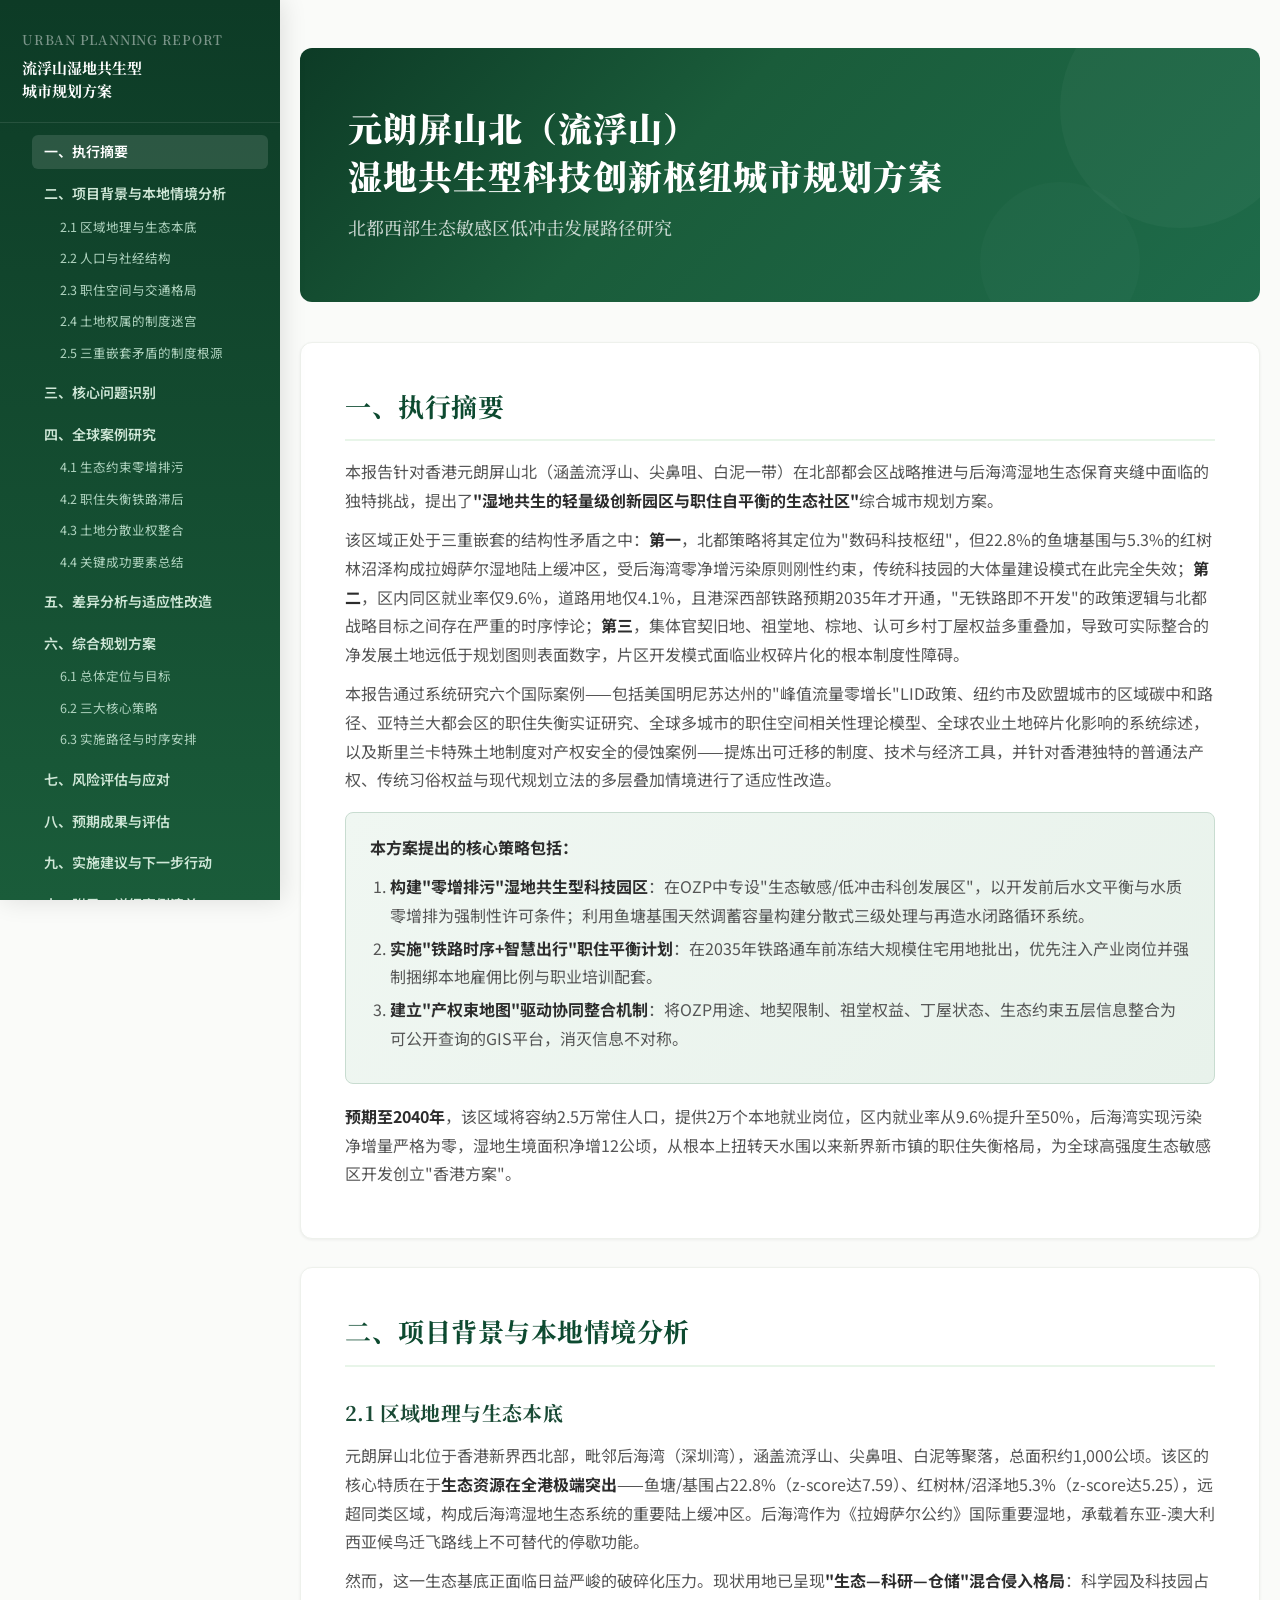
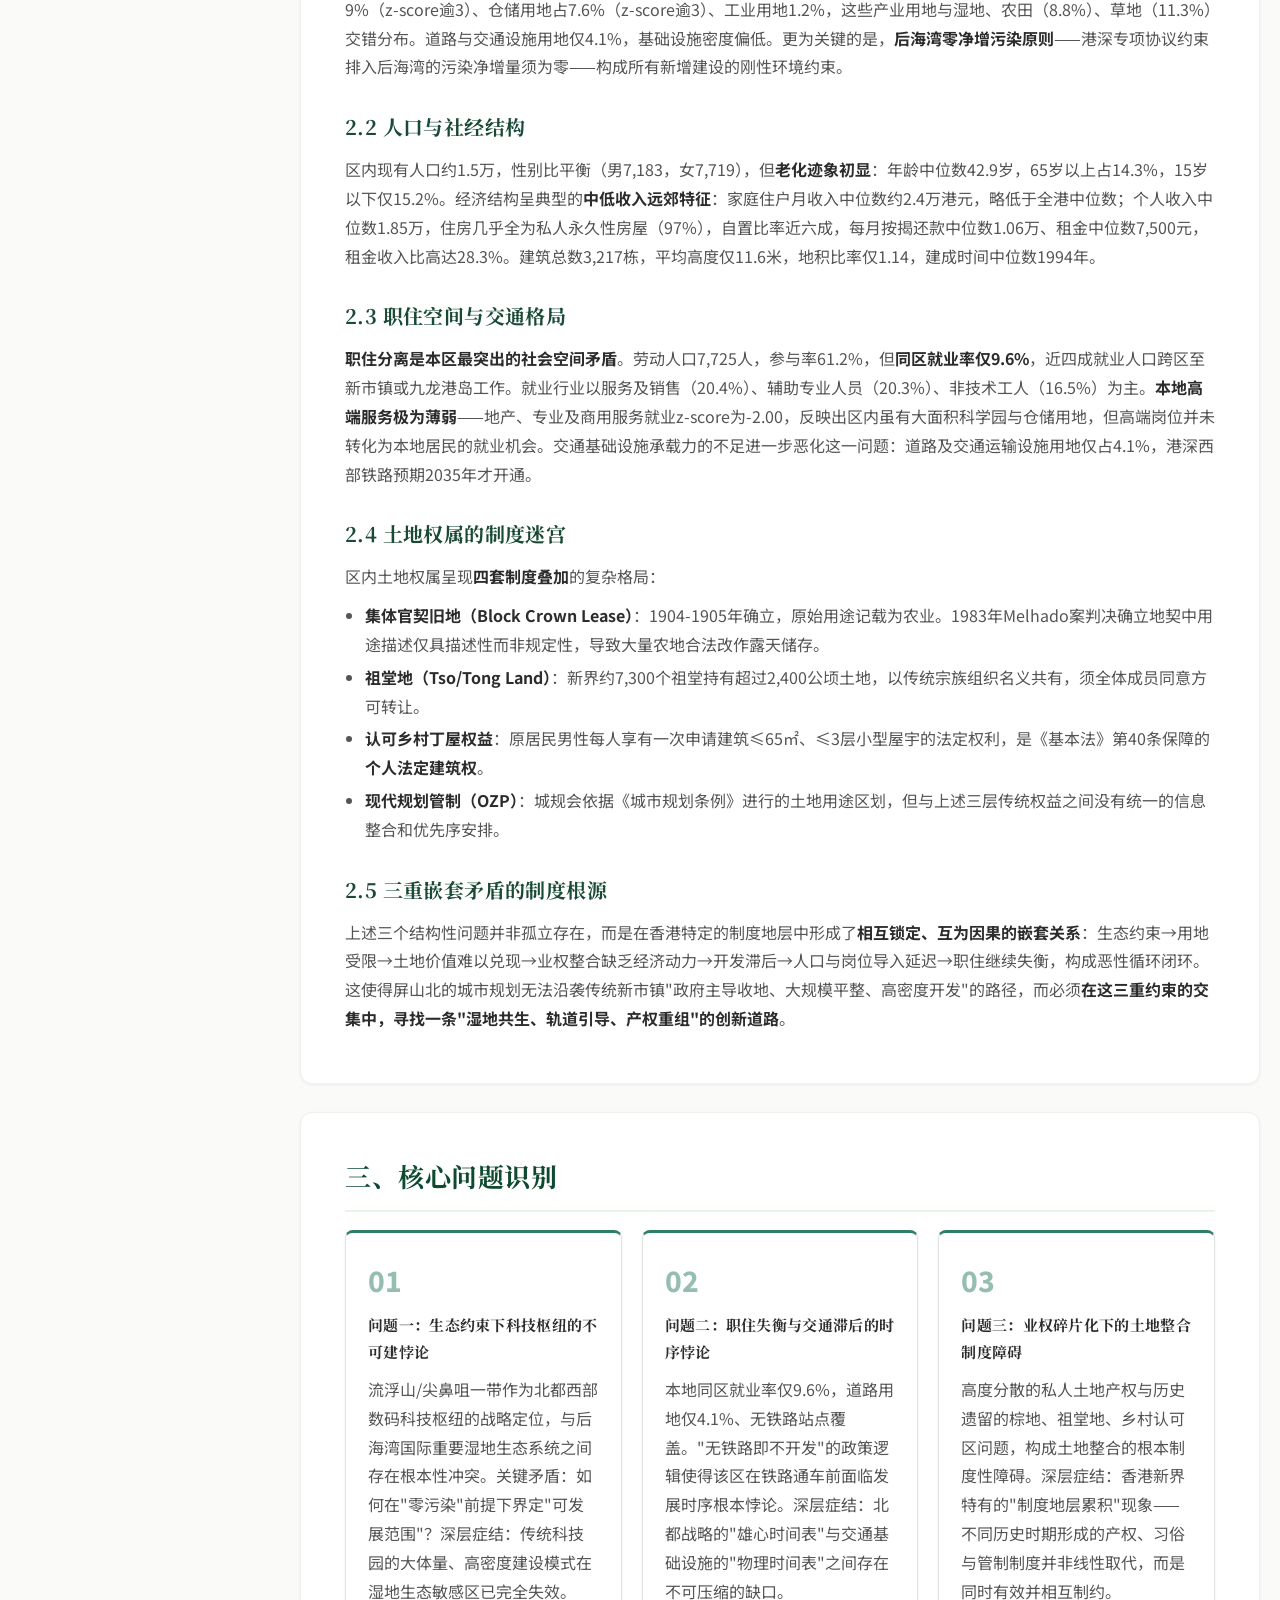
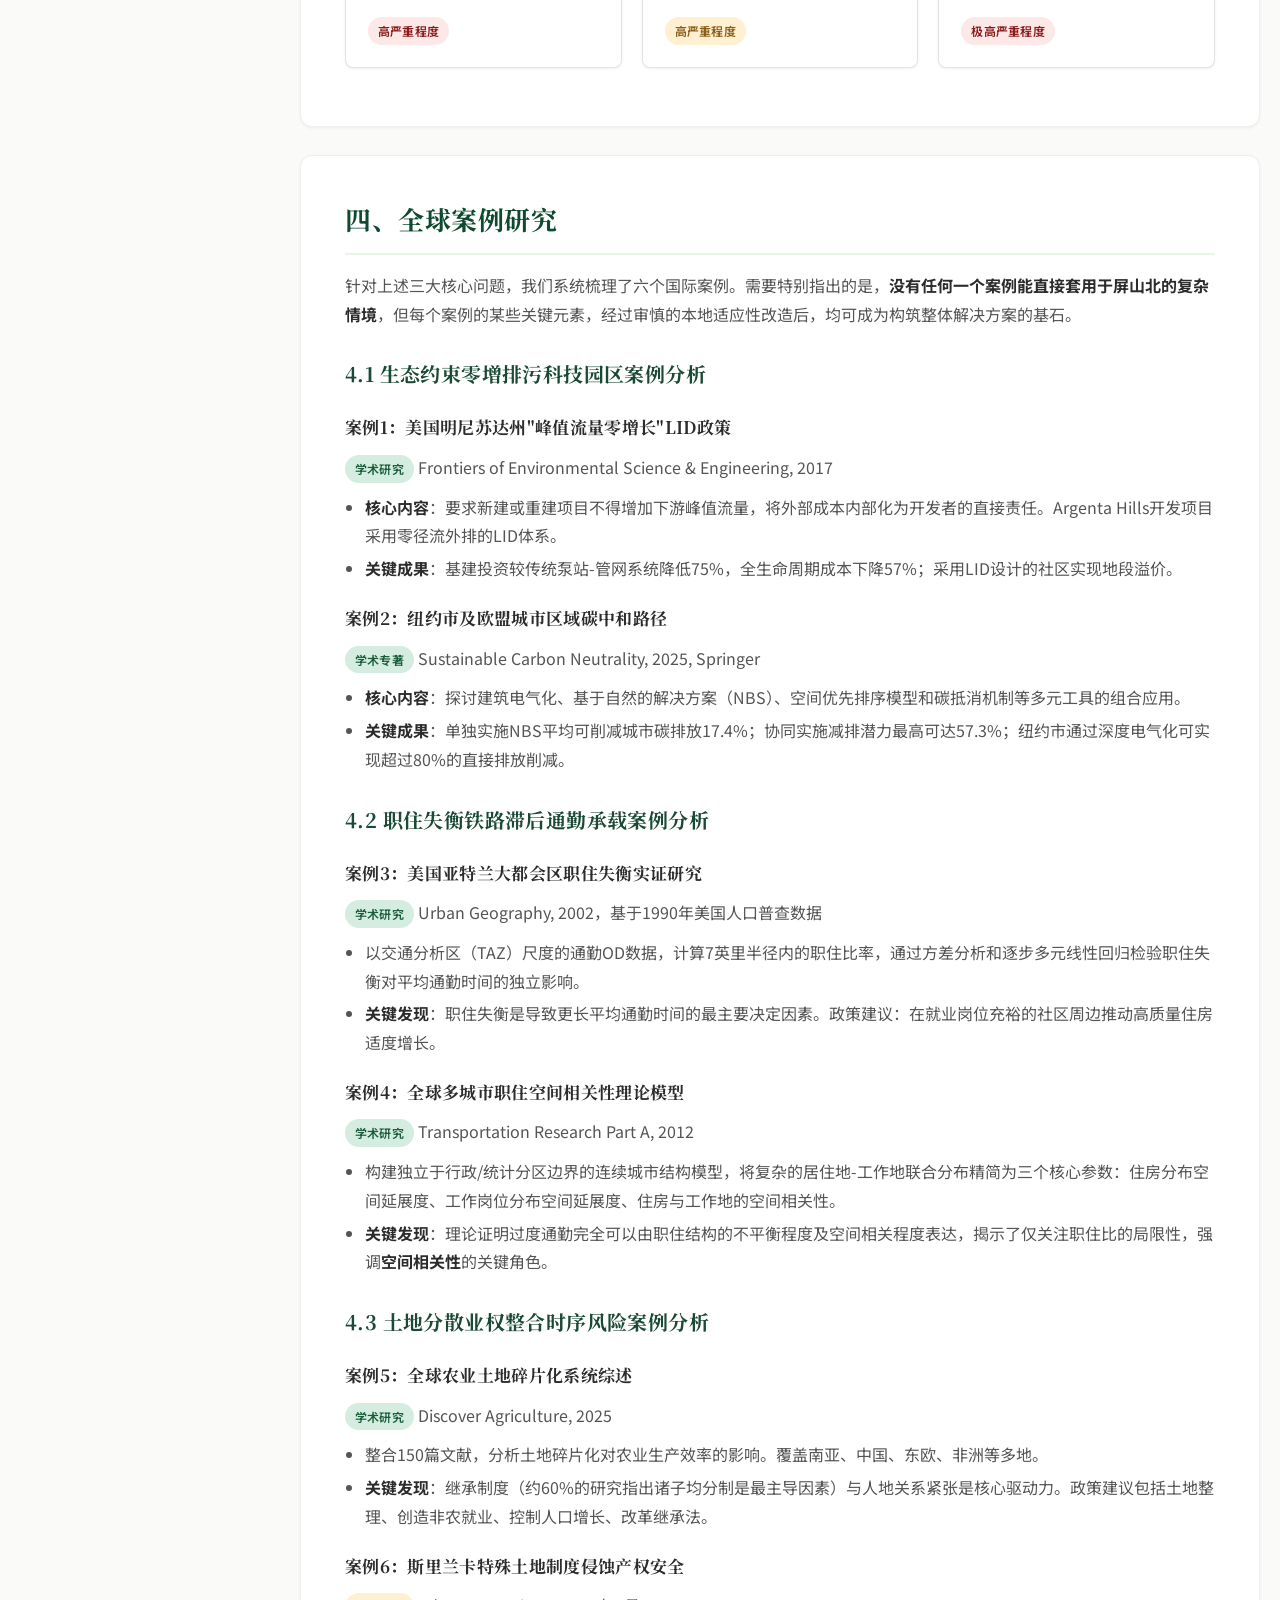
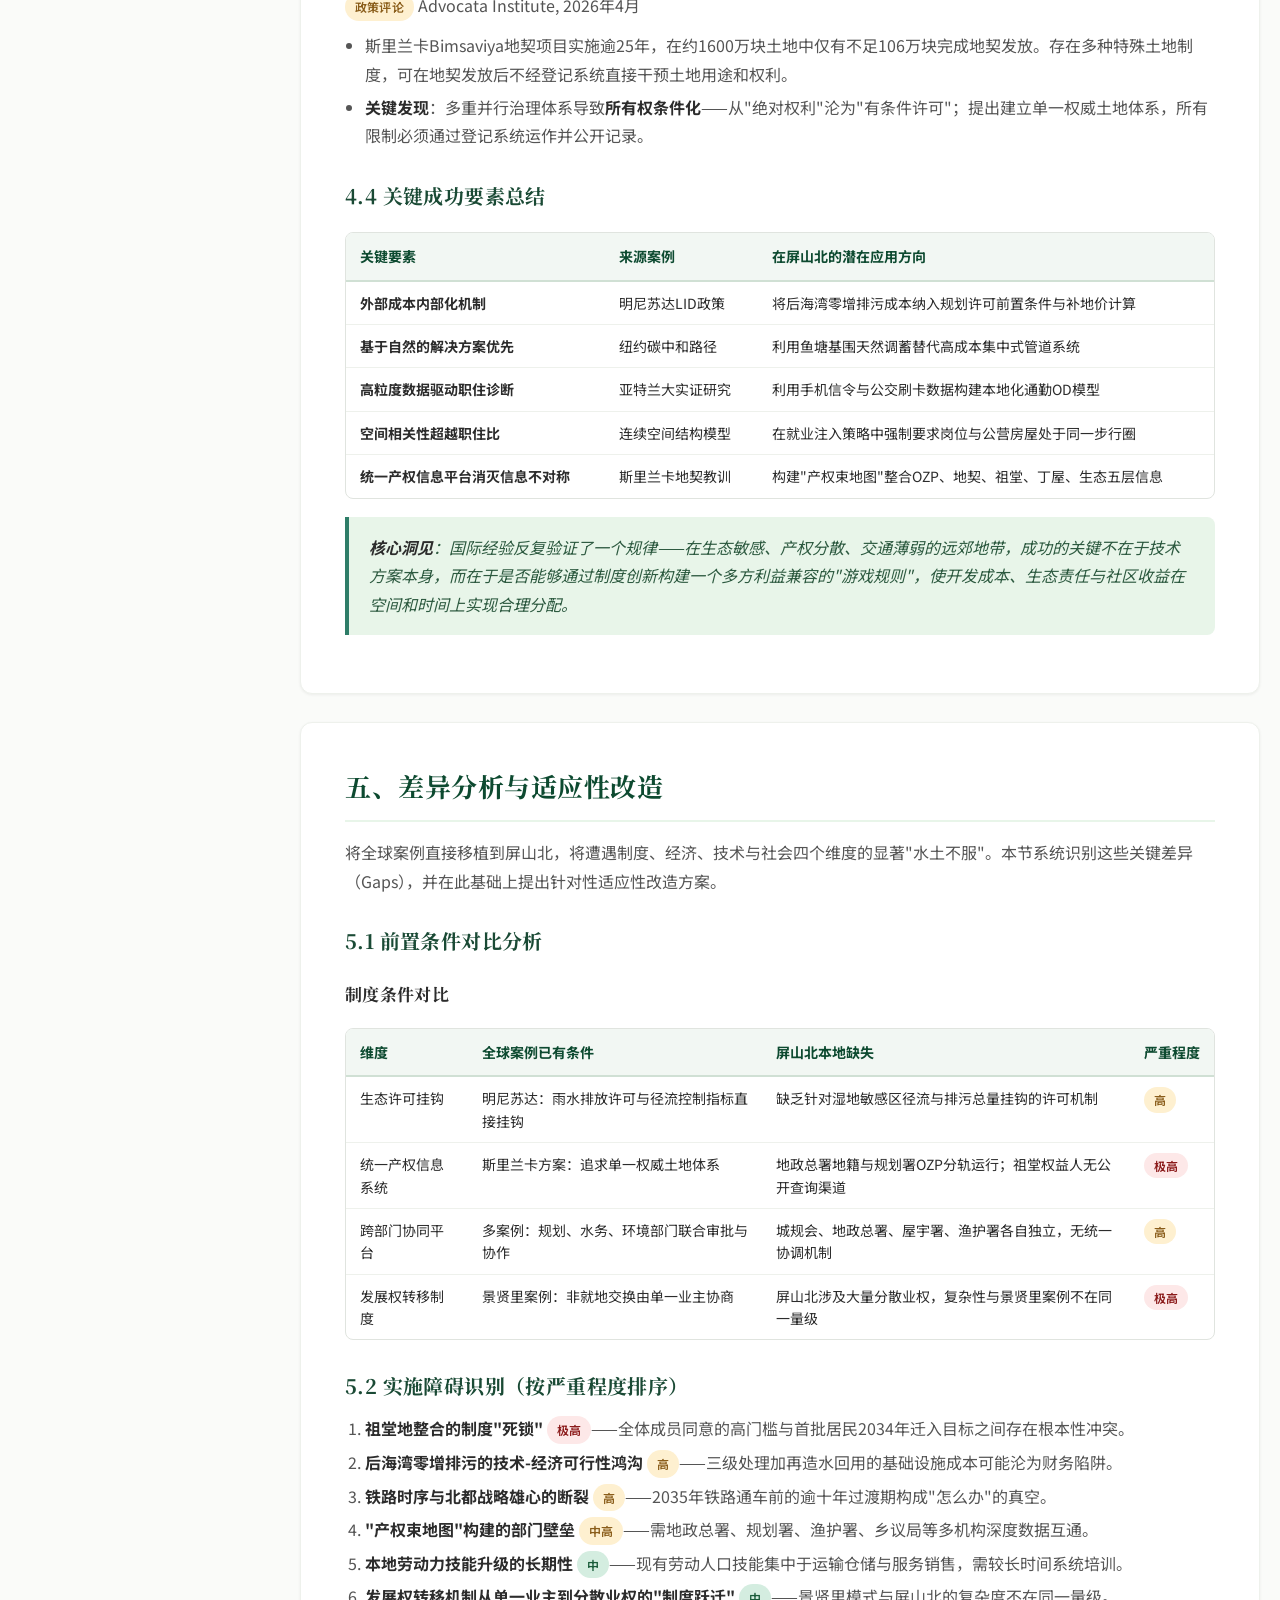
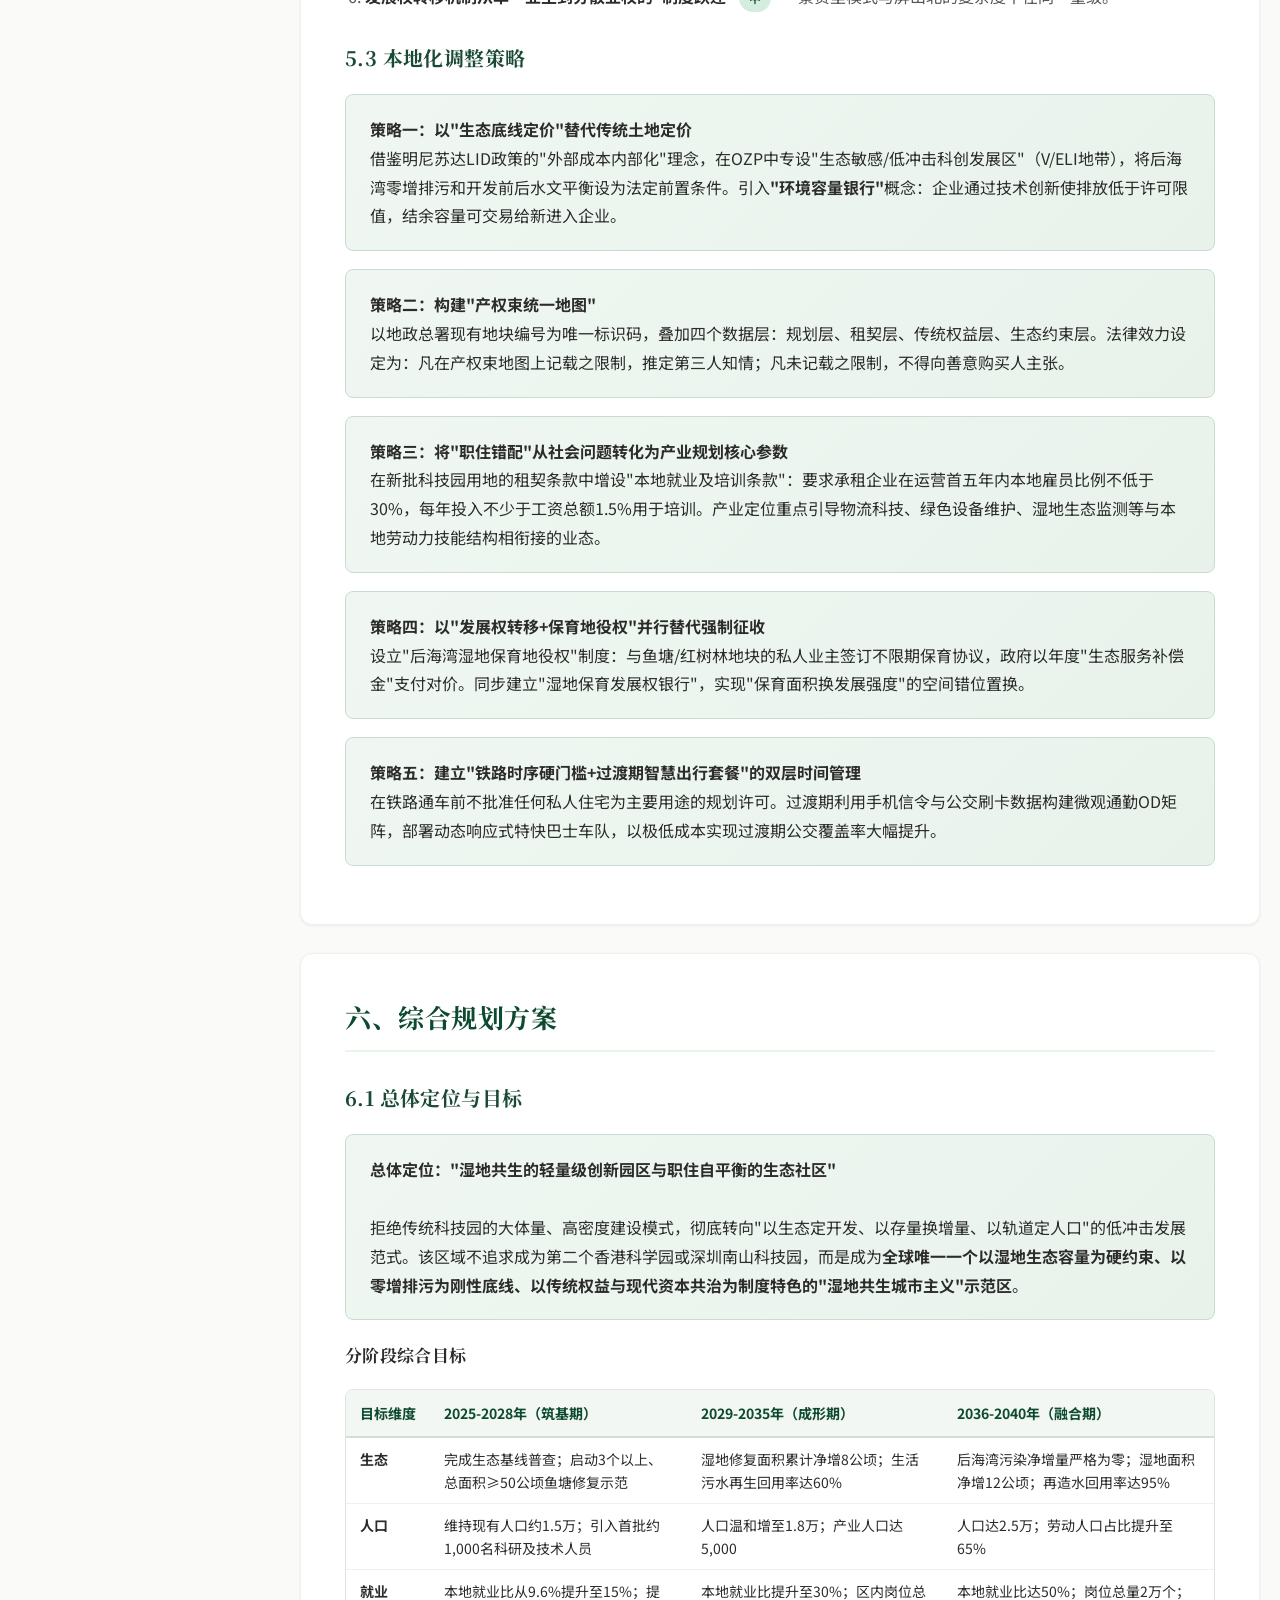
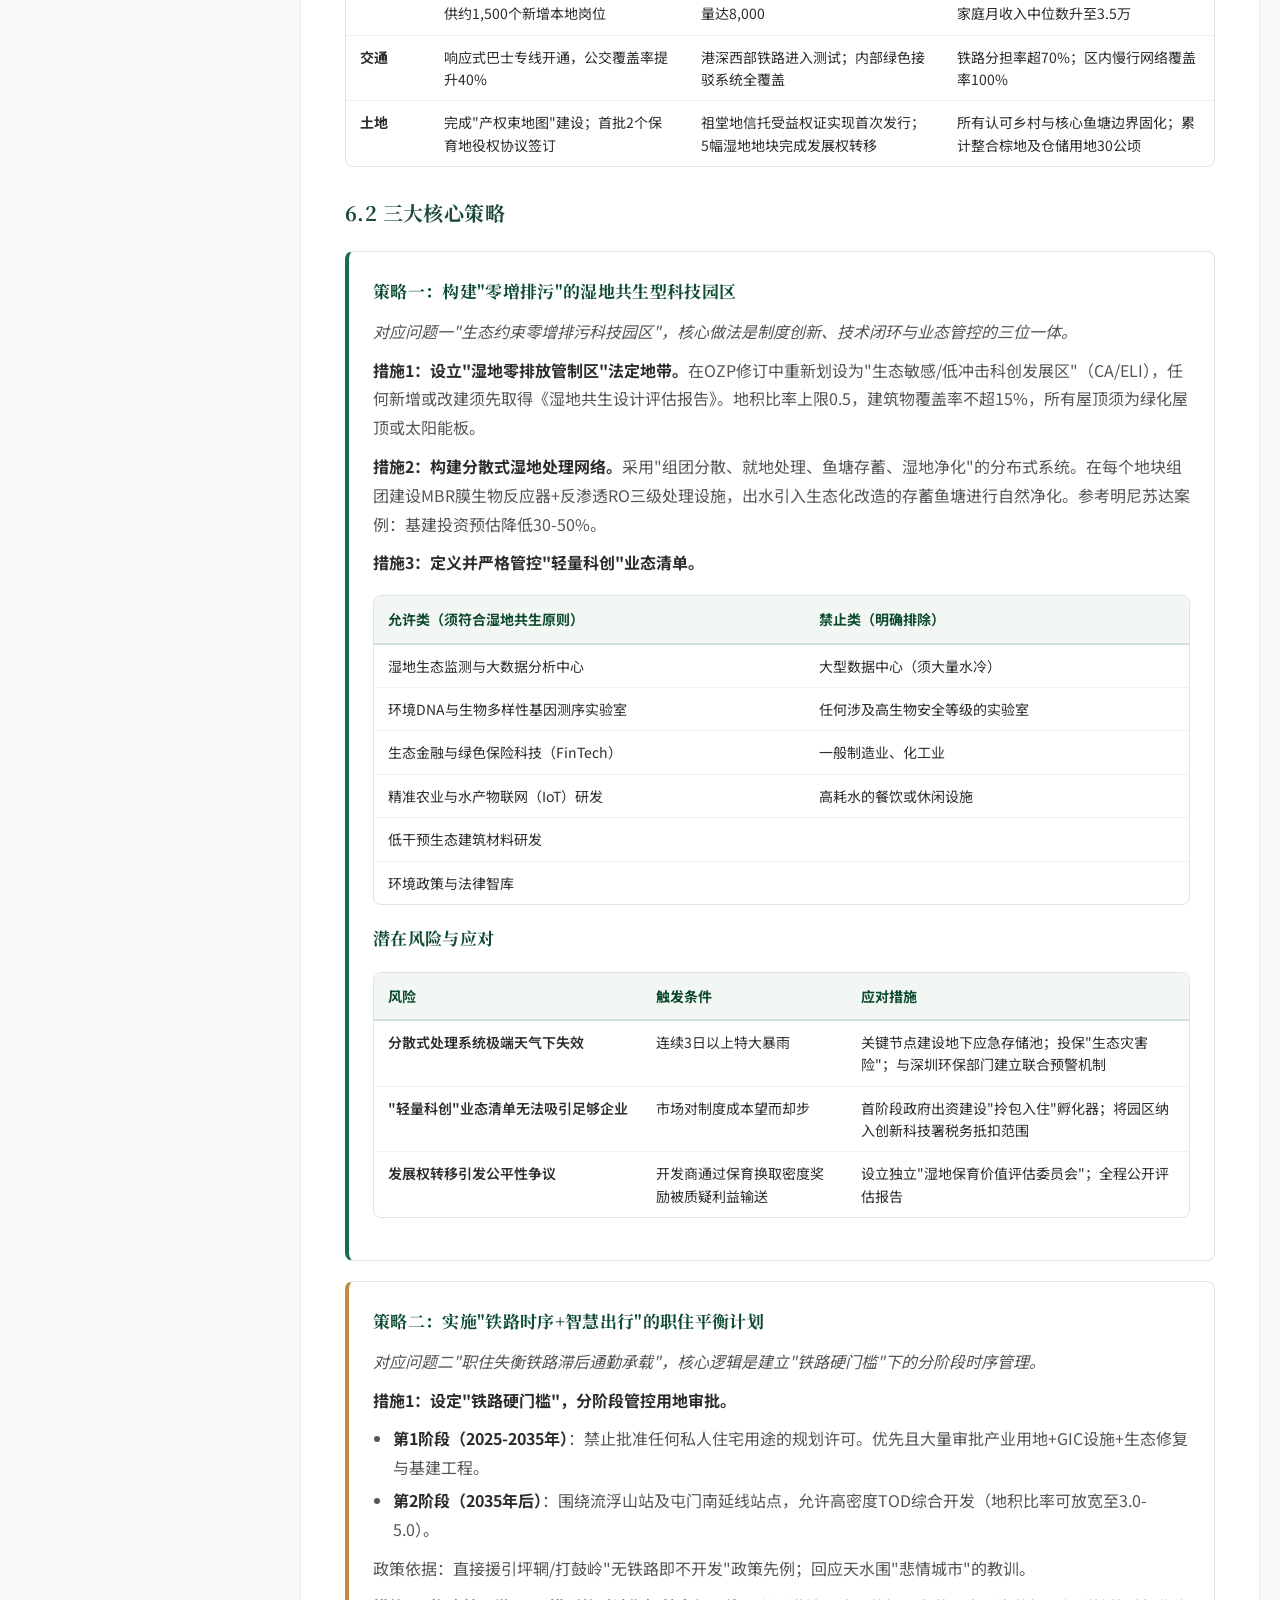
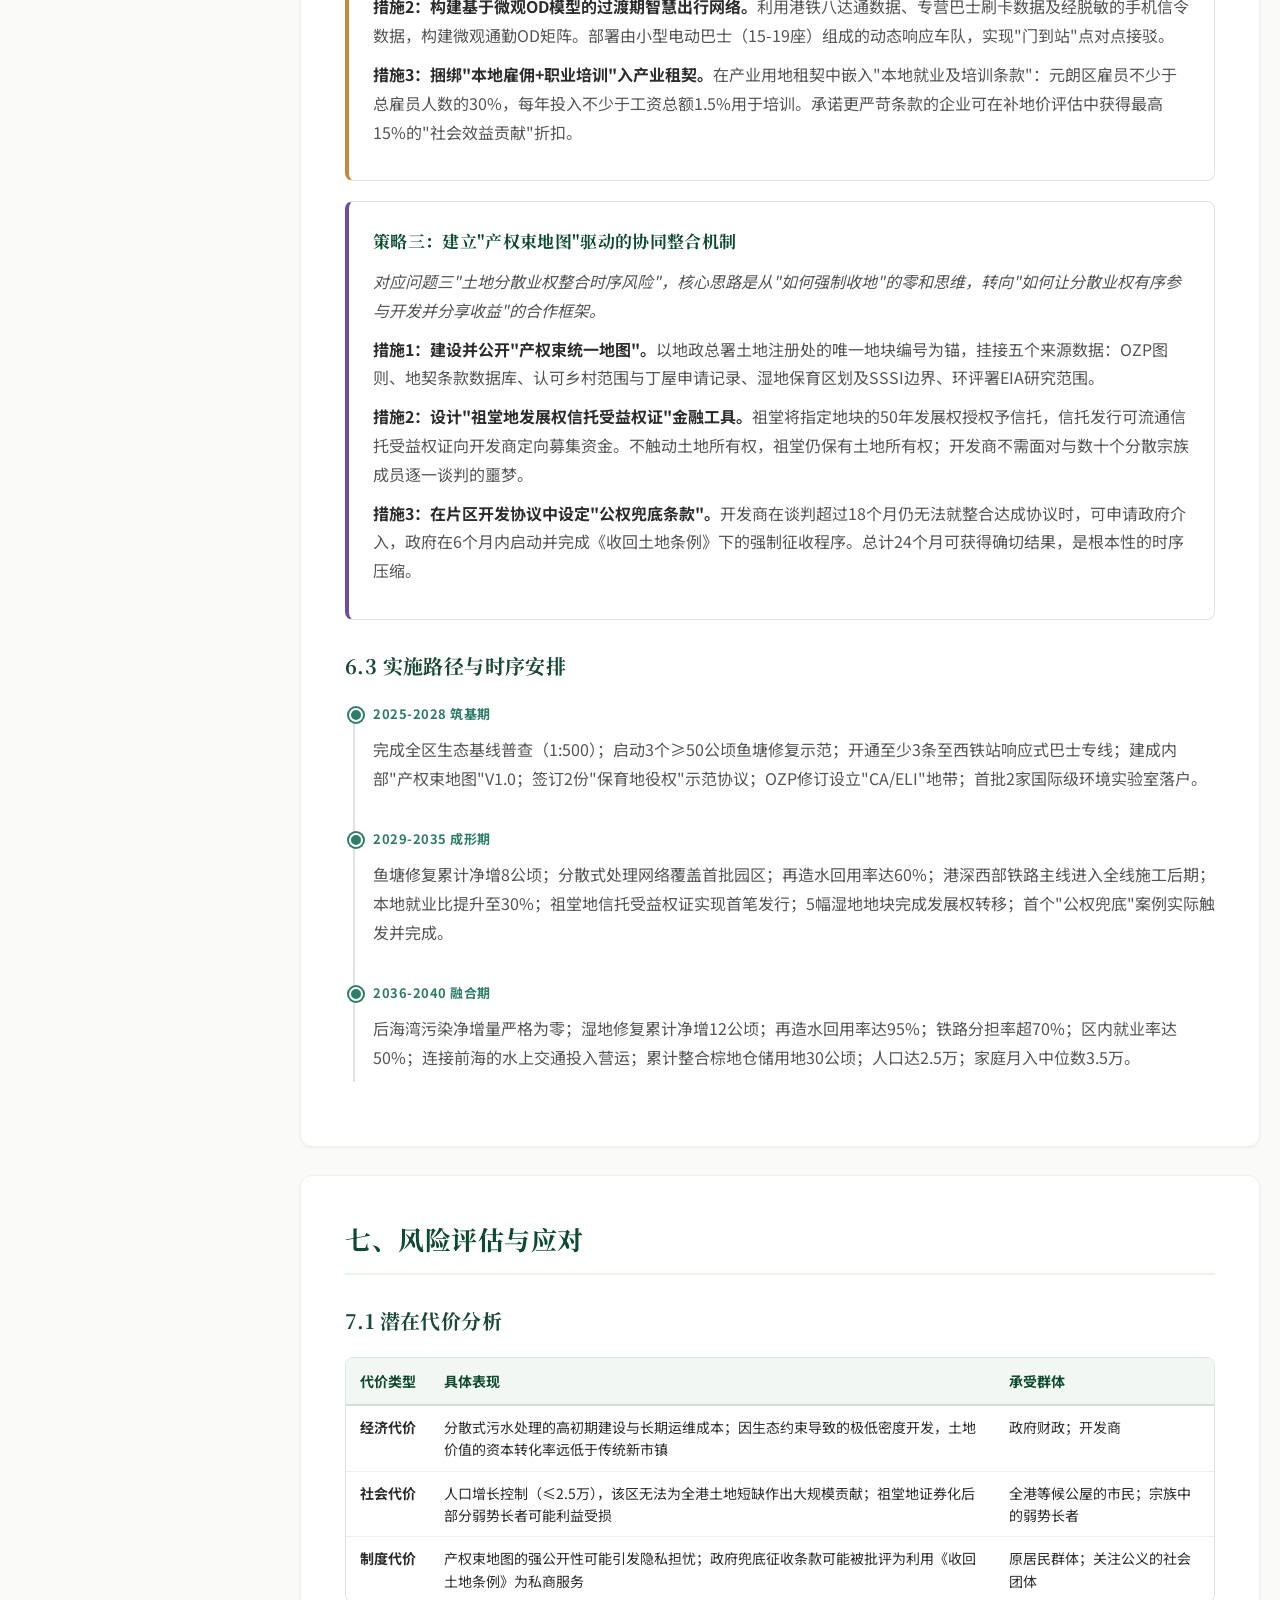
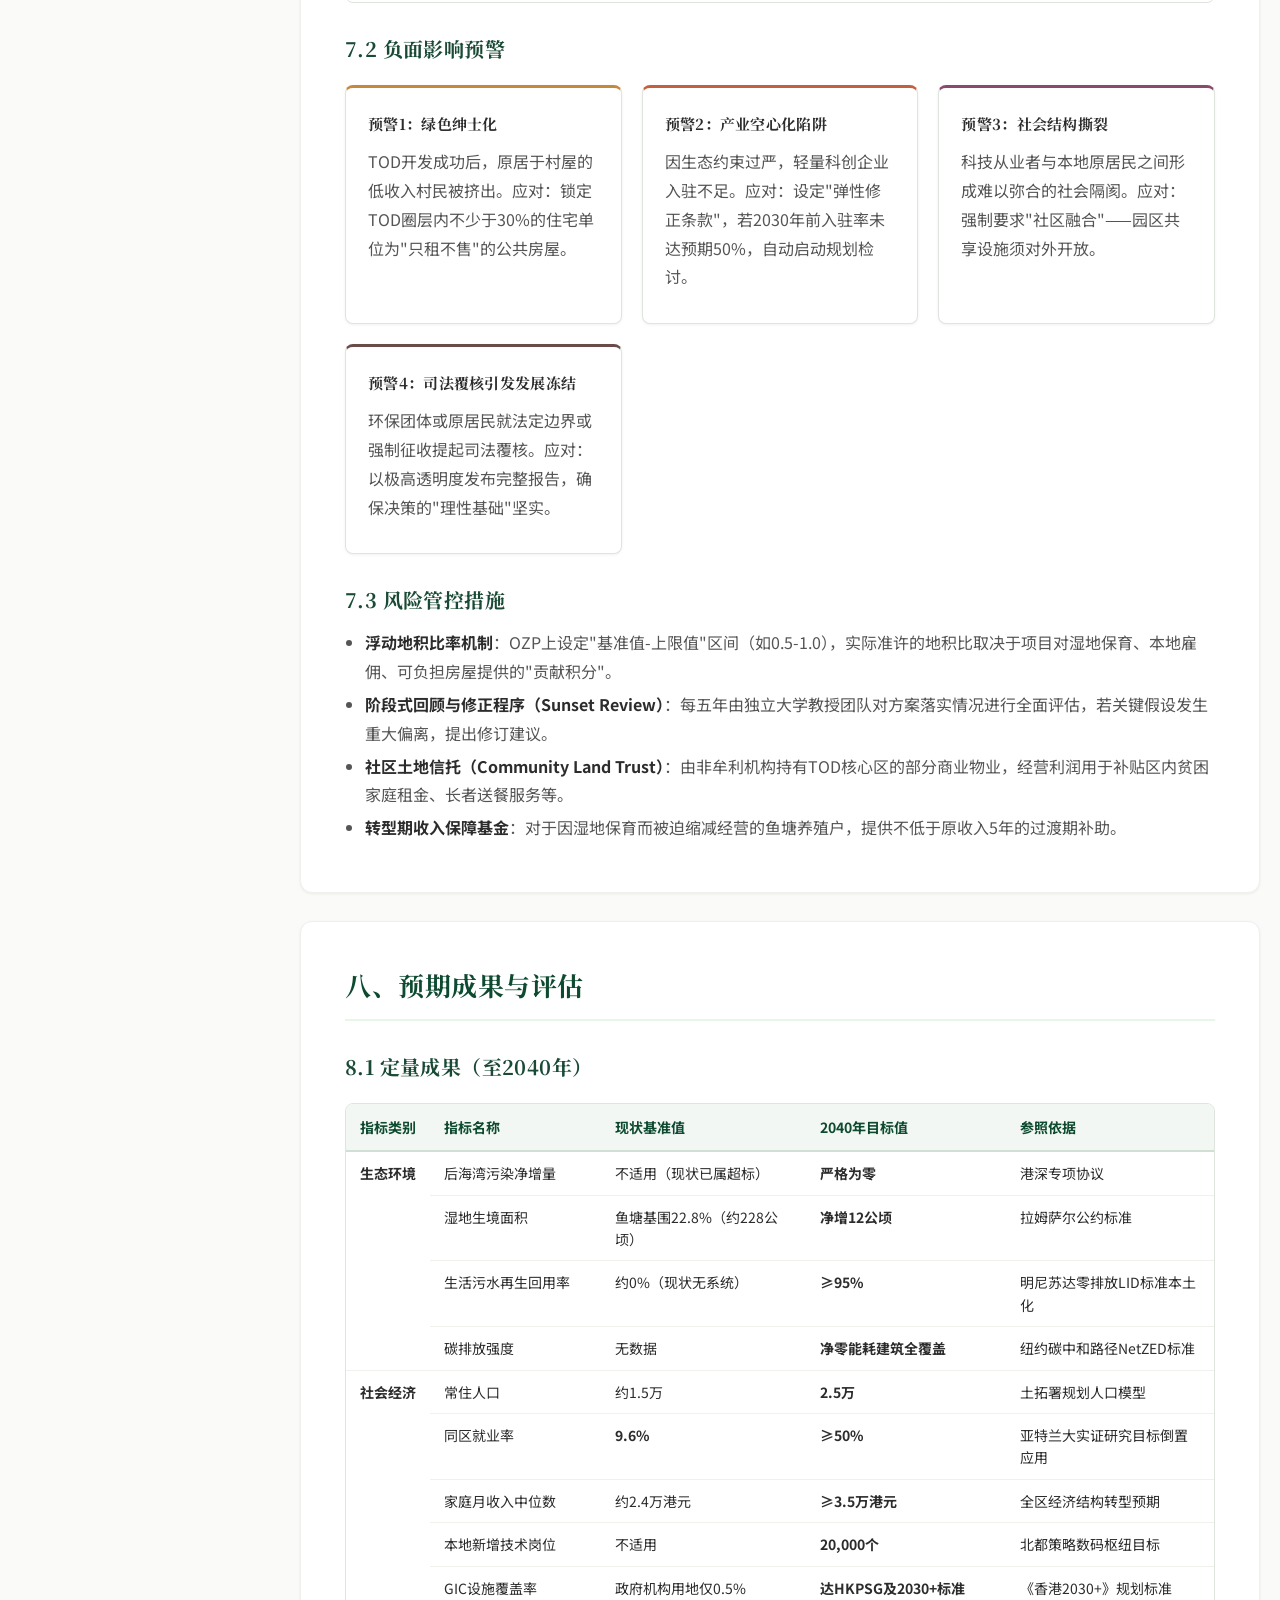
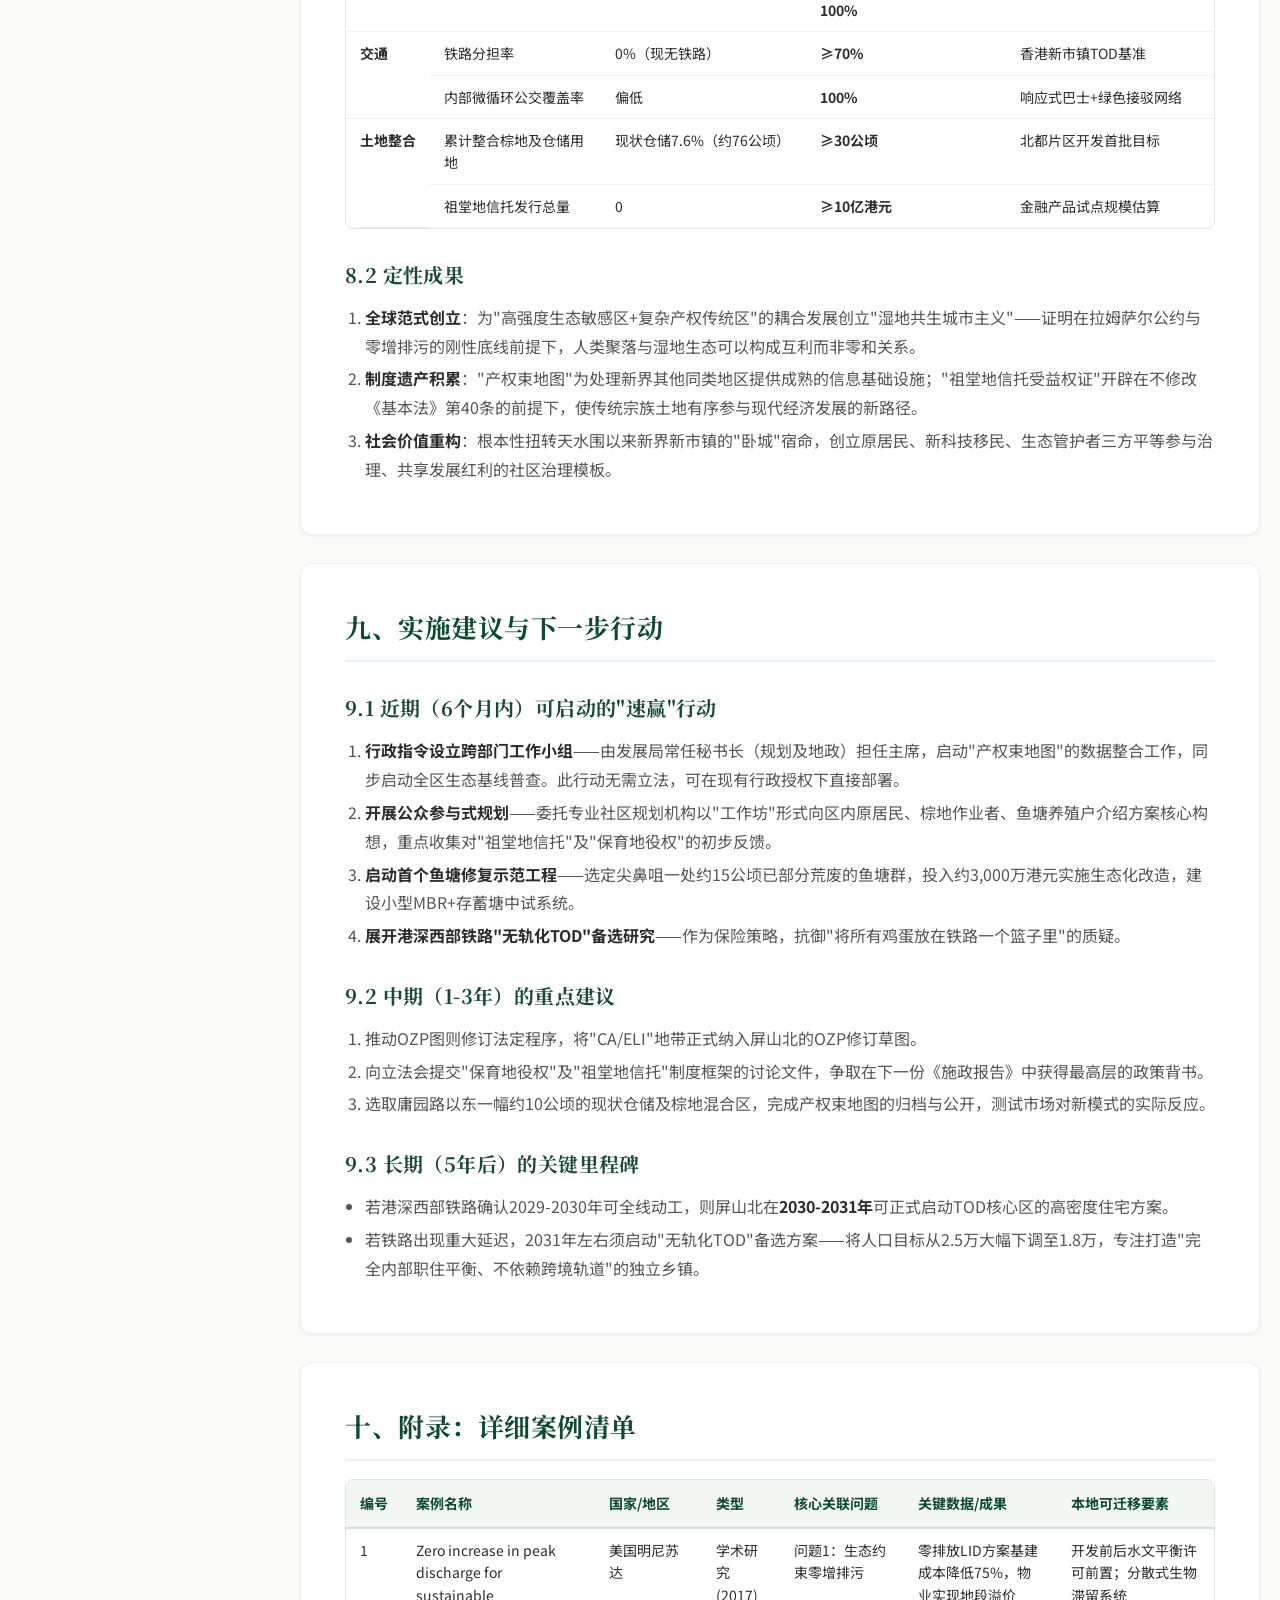
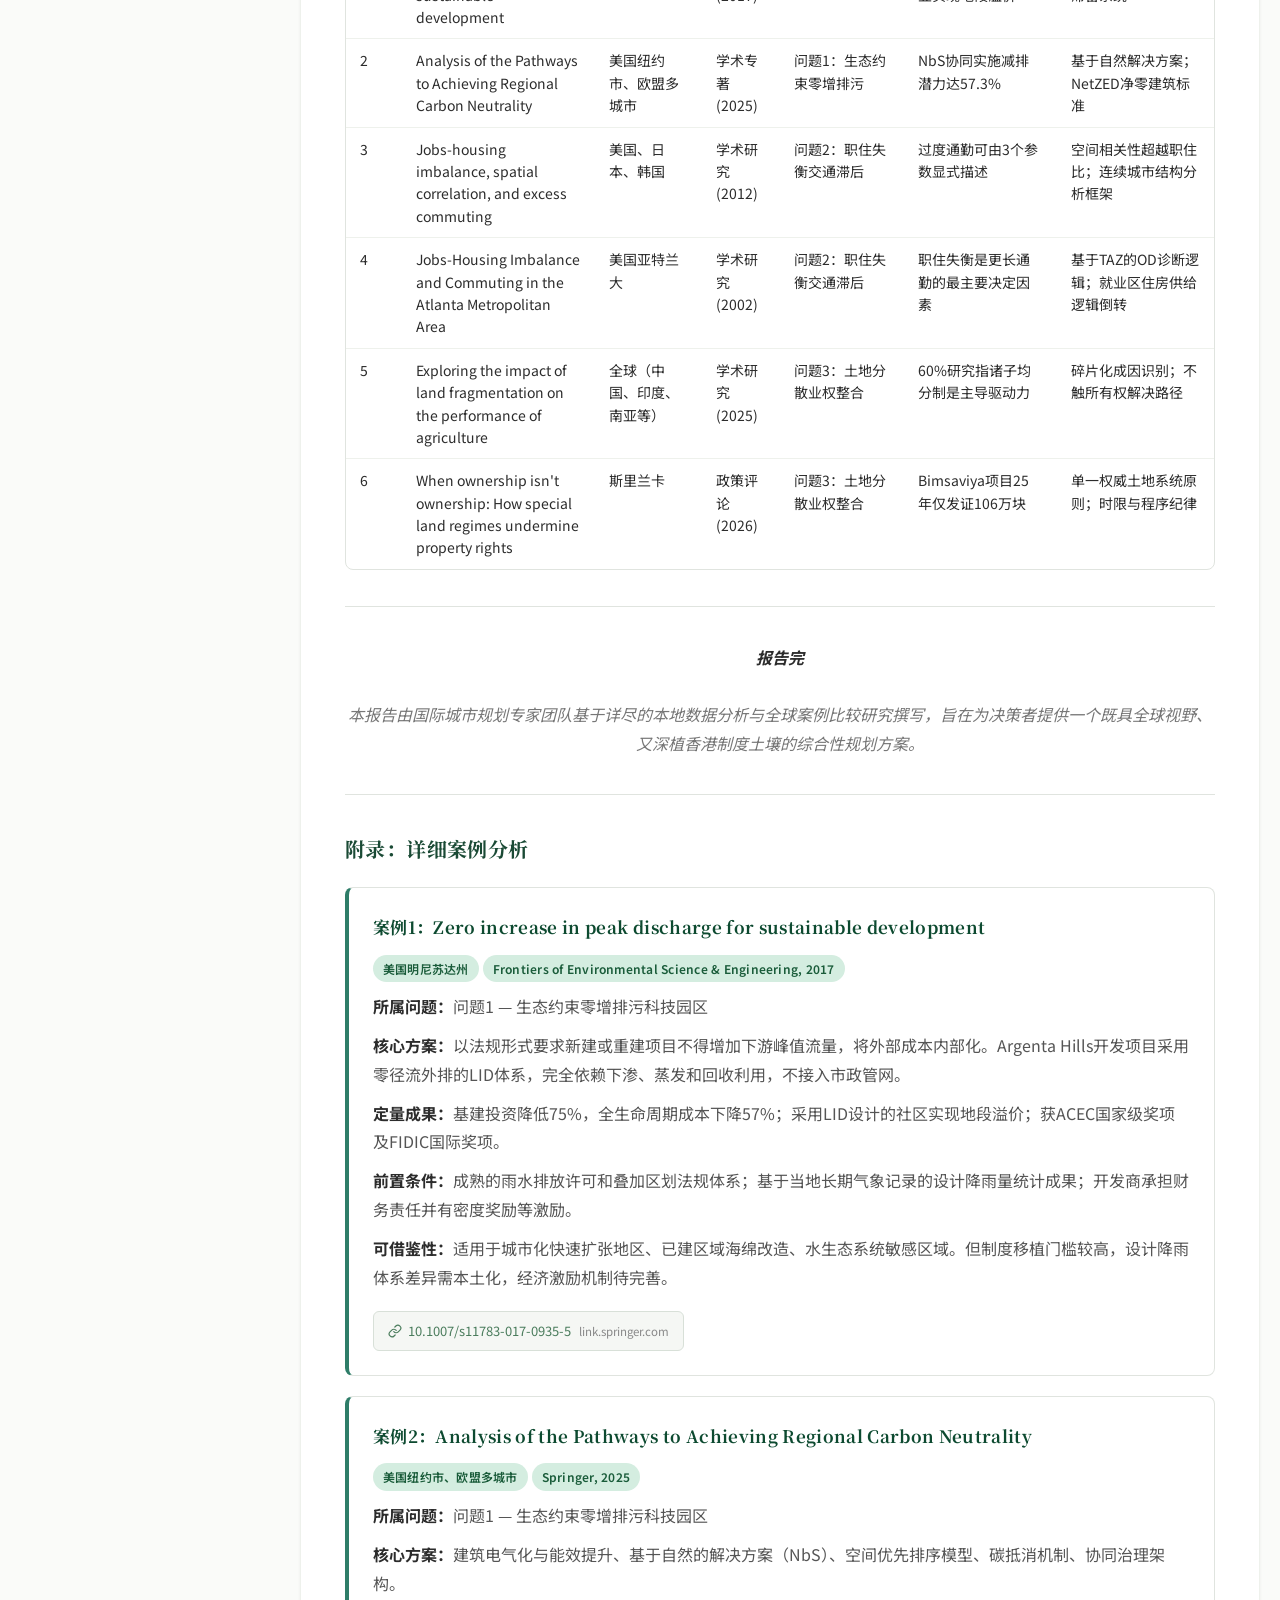
<file: example_output/Lau Fau Shan/query_19_workflow.html>
<!DOCTYPE html>
<html lang="zh-HK">
<head>
<meta charset="UTF-8">
<meta name="viewport" content="width=device-width, initial-scale=1.0">
<title>元朗屏山北（流浮山）湿地共生型科技创新枢纽城市规划方案</title>
<link rel="preconnect" href="https://fonts.googleapis.com">
<link rel="preconnect" href="https://fonts.gstatic.com" crossorigin>
<link href="https://fonts.googleapis.com/css2?family=Noto+Sans+SC:wght@300;400;500;600;700&family=Noto+Serif+SC:wght@400;500;600;700;900&display=swap" rel="stylesheet">
<style>
  :root {
    --primary: #1a6b4a;
    --primary-light: #e8f5e9;
    --primary-dark: #0d4a30;
    --accent: #2e7d68;
    --accent-warm: #c5893e;
    --bg: #fafbf9;
    --bg-card: #ffffff;
    --text: #2c2c2c;
    --text-secondary: #555;
    --text-muted: #777;
    --border: #e0e4df;
    --border-light: #eef1ec;
    --shadow-sm: 0 1px 3px rgba(0,0,0,0.06);
    --shadow-md: 0 4px 16px rgba(0,0,0,0.08);
    --shadow-lg: 0 8px 32px rgba(0,0,0,0.10);
    --radius: 8px;
    --radius-lg: 12px;
    --sidebar-w: 280px;
    --max-content: 1000px;
    --font-body: "Noto Sans SC", "PingFang SC", "Microsoft YaHei", "微软雅黑", -apple-system, BlinkMacSystemFont, sans-serif;
    --font-heading: "Noto Serif SC", "STSong", "SimSun", "宋体", "Noto Serif CJK SC", serif;
    --font-mono: "SF Mono", "Cascadia Code", "Fira Code", monospace;
  }

  * { margin: 0; padding: 0; box-sizing: border-box; }

  html {
    scroll-behavior: smooth;
    scroll-padding-top: 24px;
  }

  body {
    font-family: var(--font-body);
    background: var(--bg);
    color: var(--text);
    line-height: 1.8;
    font-size: 16px;
    -webkit-font-smoothing: antialiased;
  }

  /* ── Heading font ── */
  h1, h2, h3, h4, h5, h6, .hero .subtitle, .sidebar-header .title, .sidebar-header .logo {
    font-family: var(--font-heading);
  }
  h1, h2, h3, h4 { letter-spacing: 0.02em; }

  /* ── Sidebar ── */
  .sidebar {
    position: fixed;
    top: 0; left: 0;
    width: var(--sidebar-w);
    height: 100vh;
    background: linear-gradient(180deg, #0d3b26 0%, #1a5c3a 100%);
    color: #d4e8dc;
    overflow-y: auto;
    z-index: 100;
    padding: 28px 0 40px;
    box-shadow: 2px 0 24px rgba(0,0,0,0.12);
  }
  .sidebar::-webkit-scrollbar { width: 4px; }
  .sidebar::-webkit-scrollbar-thumb { background: rgba(255,255,255,0.15); border-radius: 4px; }

  .sidebar-header {
    padding: 0 22px 20px;
    border-bottom: 1px solid rgba(255,255,255,0.10);
    margin-bottom: 12px;
  }
  .sidebar-header .logo {
    font-size: 13px;
    font-weight: 600;
    letter-spacing: 0.06em;
    text-transform: uppercase;
    color: rgba(255,255,255,0.45);
    margin-bottom: 6px;
  }
  .sidebar-header .title {
    font-size: 15px;
    font-weight: 700;
    line-height: 1.5;
    color: #fff;
  }

  .sidebar-nav { list-style: none; padding: 0 12px; }
  .sidebar-nav li { margin: 0; }
  .sidebar-nav a {
    display: block;
    padding: 7px 12px;
    font-size: 13.5px;
    color: #b0d4c0;
    text-decoration: none;
    border-radius: 6px;
    transition: all 0.15s;
    line-height: 1.4;
  }
  .sidebar-nav a:hover { background: rgba(255,255,255,0.08); color: #fff; }
  .sidebar-nav a.active { background: rgba(255,255,255,0.12); color: #fff; font-weight: 600; }
  .sidebar-nav .nav-h2 { padding-left: 12px; font-weight: 600; font-size: 14px; color: #d0e8d8; margin-top: 8px; }
  .sidebar-nav .nav-h3 { padding-left: 28px; font-size: 12.5px; }

  /* ── Main ── */
  .main {
    margin-left: var(--sidebar-w);
    padding: 48px 20px 80px;
    display: flex;
    flex-direction: column;
    align-items: center;
  }

  /* ── Content width clamp ── */
  .hero, .section {
    width: 100%;
    max-width: var(--max-content);
  }

  /* ── Hero ── */
  .hero {
    background: linear-gradient(135deg, #0d3b26 0%, #1a5c3a 40%, #1e6b4a 100%);
    color: #fff;
    padding: 56px 48px 48px;
    border-radius: var(--radius-lg);
    margin-bottom: 40px;
    position: relative;
    overflow: hidden;
  }
  .hero::after {
    content: '';
    position: absolute;
    top: -60px; right: -40px;
    width: 240px; height: 240px;
    border-radius: 50%;
    background: rgba(255,255,255,0.03);
  }
  .hero::before {
    content: '';
    position: absolute;
    bottom: -40px; right: 120px;
    width: 160px; height: 160px;
    border-radius: 50%;
    background: rgba(255,255,255,0.02);
  }
  .hero h1 {
    font-size: 34px;
    font-weight: 900;
    line-height: 1.4;
    margin-bottom: 12px;
    position: relative;
    z-index: 1;
    letter-spacing: 0.03em;
  }
  .hero .subtitle {
    font-size: 18px;
    color: rgba(255,255,255,0.75);
    font-weight: 500;
    position: relative;
    z-index: 1;
  }

  /* ── Content Card ── */
  .section {
    background: var(--bg-card);
    border-radius: var(--radius-lg);
    padding: 40px 44px;
    margin-bottom: 28px;
    box-shadow: var(--shadow-sm);
    border: 1px solid var(--border-light);
  }

  /* ── Typography ── */
  h2 {
    font-size: 26px;
    font-weight: 700;
    color: var(--primary-dark);
    margin: 32px 0 16px;
    padding-bottom: 10px;
    border-bottom: 2px solid var(--primary-light);
    letter-spacing: 0.02em;
  }
  .section > h2:first-child { margin-top: 0; }

  h3 {
    font-size: 20px;
    font-weight: 700;
    color: #1a4a35;
    margin: 28px 0 10px;
  }

  h4 {
    font-size: 17px;
    font-weight: 700;
    color: var(--text);
    margin: 20px 0 8px;
  }

  p { margin: 10px 0; color: var(--text-secondary); }
  strong { color: var(--text); }

  hr {
    border: none;
    border-top: 1px solid var(--border);
    margin: 36px 0;
  }

  /* ── Tables ── */
  .table-wrap {
    overflow-x: auto;
    margin: 18px 0;
    border-radius: var(--radius);
    border: 1px solid var(--border);
  }
  table {
    width: 100%;
    border-collapse: collapse;
    font-size: 14px;
    line-height: 1.6;
  }
  thead th {
    background: #f2f7f3;
    color: var(--primary-dark);
    font-weight: 700;
    padding: 12px 14px;
    text-align: left;
    border-bottom: 2px solid #d0e0d4;
    white-space: nowrap;
  }
  tbody td {
    padding: 10px 14px;
    border-bottom: 1px solid var(--border-light);
    vertical-align: top;
  }
  tbody tr:hover { background: #f9fbf8; }
  tbody tr:last-child td { border-bottom: none; }

  /* ── Blockquote ── */
  blockquote {
    border-left: 4px solid var(--accent);
    background: var(--primary-light);
    padding: 16px 20px;
    margin: 18px 0;
    border-radius: 0 var(--radius) var(--radius) 0;
    font-style: italic;
    color: #2d5a40;
  }

  /* ── Lists ── */
  ul, ol { margin: 10px 0 10px 20px; color: var(--text-secondary); }
  li { margin: 4px 0; }

  /* ── Highlight boxes ── */
  .highlight-box {
    background: linear-gradient(135deg, #f0f7f2, #e8f2eb);
    border: 1px solid #c8dcd0;
    border-radius: var(--radius);
    padding: 20px 24px;
    margin: 18px 0;
  }
  .highlight-box.warm {
    background: linear-gradient(135deg, #fef9f2, #fdf3e4);
    border-color: #e8d5b8;
  }

  /* ── Tags / Badges ── */
  .badge {
    display: inline-block;
    padding: 3px 10px;
    border-radius: 99px;
    font-size: 12px;
    font-weight: 600;
    letter-spacing: 0.02em;
  }
  .badge-green { background: #d4ede0; color: #1a5c3a; }
  .badge-amber { background: #fef0d0; color: #8a5d1a; }
  .badge-red   { background: #fde8e8; color: #8b1a1a; }

  /* ── Strategy Cards ── */
  .strategy-grid {
    display: grid;
    grid-template-columns: repeat(auto-fit, minmax(240px, 1fr));
    gap: 20px;
    margin: 18px 0;
  }
  .strategy-card {
    background: var(--bg-card);
    border: 1px solid var(--border);
    border-radius: var(--radius);
    padding: 22px;
    box-shadow: var(--shadow-sm);
    border-top: 3px solid var(--accent);
  }
  .strategy-card .num {
    font-size: 28px;
    font-weight: 800;
    color: var(--accent);
    opacity: 0.5;
    margin-bottom: 6px;
  }
  .strategy-card h4 { margin-top: 0; font-size: 15px; }

  /* ── Timeline ── */
  .timeline { position: relative; padding-left: 28px; margin: 18px 0; }
  .timeline::before {
    content: '';
    position: absolute;
    left: 8px; top: 4px; bottom: 4px;
    width: 2px;
    background: var(--border);
  }
  .timeline-item {
    position: relative;
    margin-bottom: 20px;
    padding-bottom: 4px;
  }
  .timeline-item::before {
    content: '';
    position: absolute;
    left: -24px; top: 6px;
    width: 10px; height: 10px;
    border-radius: 50%;
    background: var(--accent);
    border: 2px solid #fff;
    box-shadow: 0 0 0 2px var(--accent);
  }
  .timeline-item .phase {
    font-size: 13px;
    font-weight: 700;
    color: var(--accent);
    text-transform: uppercase;
    letter-spacing: 0.04em;
  }

  /* ── Risk Table compact ── */
  .risk-table td:first-child { font-weight: 600; white-space: nowrap; color: var(--text); }

  /* ── Appendix case ── */
  .case-block {
    border: 1px solid var(--border);
    border-radius: var(--radius);
    padding: 24px;
    margin: 20px 0;
    border-left: 4px solid var(--accent);
  }
  .case-block h4 { margin-top: 0; color: var(--primary-dark); }

  /* ── Source link ── */
  .source-link {
    display: inline-flex;
    align-items: center;
    gap: 6px;
    margin-top: 10px;
    padding: 7px 14px;
    background: #f5f7f4;
    border: 1px solid #d8e0d8;
    border-radius: 6px;
    font-size: 13px;
    color: #4a7c5c;
    text-decoration: none;
    transition: all 0.2s;
    word-break: break-all;
  }
  .source-link:hover {
    background: #e8f0e8;
    border-color: #9ab89a;
    color: #2d5a3a;
  }
  .source-link::before {
    content: '';
    display: inline-block;
    width: 14px;
    height: 14px;
    background: currentColor;
    mask: url("data:image/svg+xml,%3Csvg xmlns='http://www.w3.org/2000/svg' viewBox='0 0 24 24' fill='none' stroke='currentColor' stroke-width='2' stroke-linecap='round' stroke-linejoin='round'%3E%3Cpath d='M10 13a5 5 0 0 0 7.54.54l3-3a5 5 0 0 0-7.07-7.07l-1.72 1.71'%3E%3C/path%3E%3Cpath d='M14 11a5 5 0 0 0-7.54-.54l-3 3a5 5 0 0 0 7.07 7.07l1.71-1.71'%3E%3C/path%3E%3C/svg%3E") no-repeat center;
    mask-size: contain;
    -webkit-mask: url("data:image/svg+xml,%3Csvg xmlns='http://www.w3.org/2000/svg' viewBox='0 0 24 24' fill='none' stroke='currentColor' stroke-width='2' stroke-linecap='round' stroke-linejoin='round'%3E%3Cpath d='M10 13a5 5 0 0 0 7.54.54l3-3a5 5 0 0 0-7.07-7.07l-1.72 1.71'%3E%3C/path%3E%3Cpath d='M14 11a5 5 0 0 0-7.54-.54l-3 3a5 5 0 0 0 7.07 7.07l1.71-1.71'%3E%3C/path%3E%3C/svg%3E") no-repeat center;
    -webkit-mask-size: contain;
    flex-shrink: 0;
  }
  .source-link .domain {
    color: #888;
    font-size: 11.5px;
    margin-left: 2px;
  }

  /* ── Back to top ── */
  .back-to-top {
    position: fixed;
    bottom: 28px; right: 28px;
    width: 40px; height: 40px;
    background: var(--primary);
    color: #fff;
    border: none;
    border-radius: 50%;
    font-size: 18px;
    cursor: pointer;
    box-shadow: var(--shadow-md);
    opacity: 0;
    transform: translateY(12px);
    transition: all 0.25s;
    pointer-events: none;
    z-index: 200;
    display: flex; align-items: center; justify-content: center;
  }
  .back-to-top.visible { opacity: 1; transform: translateY(0); pointer-events: auto; }
  .back-to-top:hover { background: var(--primary-dark); transform: translateY(-2px); }

  /* ── Responsive ── */
  @media (max-width: 1024px) {
    .sidebar { display: none; }
    .main { margin-left: 0; padding: 24px 12px 60px; }
    .hero, .section { max-width: 100%; }
    .hero { padding: 36px 28px 32px; }
    .hero h1 { font-size: 24px; }
    .section { padding: 28px 24px; }
    h2 { font-size: 21px; }
    h3 { font-size: 17px; }
    .back-to-top { bottom: 16px; right: 16px; }
  }

  @media print {
    .sidebar, .back-to-top { display: none; }
    .main { margin-left: 0; padding: 0; max-width: 100%; }
    .section { box-shadow: none; border: 1px solid #ddd; break-inside: avoid; margin-bottom: 16px; padding: 20px; }
    .hero { background: #fff !important; color: #000 !important; padding: 20px 0; }
    .hero h1 { color: #000; }
    body { font-size: 12px; line-height: 1.5; }
  }
</style>
</head>
<body>

<!-- ═══════ SIDEBAR ═══════ -->
<nav class="sidebar">
  <div class="sidebar-header">
    <div class="logo">Urban Planning Report</div>
    <div class="title">流浮山湿地共生型<br>城市规划方案</div>
  </div>
  <ul class="sidebar-nav">
    <li><a href="#sec1" class="nav-h2">一、执行摘要</a></li>
    <li><a href="#sec2" class="nav-h2">二、项目背景与本地情境分析</a></li>
    <li><a href="#sec2-1" class="nav-h3">2.1 区域地理与生态本底</a></li>
    <li><a href="#sec2-2" class="nav-h3">2.2 人口与社经结构</a></li>
    <li><a href="#sec2-3" class="nav-h3">2.3 职住空间与交通格局</a></li>
    <li><a href="#sec2-4" class="nav-h3">2.4 土地权属的制度迷宫</a></li>
    <li><a href="#sec2-5" class="nav-h3">2.5 三重嵌套矛盾的制度根源</a></li>
    <li><a href="#sec3" class="nav-h2">三、核心问题识别</a></li>
    <li><a href="#sec4" class="nav-h2">四、全球案例研究</a></li>
    <li><a href="#sec4-1" class="nav-h3">4.1 生态约束零增排污</a></li>
    <li><a href="#sec4-2" class="nav-h3">4.2 职住失衡铁路滞后</a></li>
    <li><a href="#sec4-3" class="nav-h3">4.3 土地分散业权整合</a></li>
    <li><a href="#sec4-4" class="nav-h3">4.4 关键成功要素总结</a></li>
    <li><a href="#sec5" class="nav-h2">五、差异分析与适应性改造</a></li>
    <li><a href="#sec6" class="nav-h2">六、综合规划方案</a></li>
    <li><a href="#sec6-1" class="nav-h3">6.1 总体定位与目标</a></li>
    <li><a href="#sec6-2" class="nav-h3">6.2 三大核心策略</a></li>
    <li><a href="#sec6-3" class="nav-h3">6.3 实施路径与时序安排</a></li>
    <li><a href="#sec7" class="nav-h2">七、风险评估与应对</a></li>
    <li><a href="#sec8" class="nav-h2">八、预期成果与评估</a></li>
    <li><a href="#sec9" class="nav-h2">九、实施建议与下一步行动</a></li>
    <li><a href="#sec10" class="nav-h2">十、附录：详细案例清单</a></li>
  </ul>
</nav>

<!-- ═══════ MAIN CONTENT ═══════ -->
<main class="main">

  <!-- Hero -->
  <div class="hero">
    <h1>元朗屏山北（流浮山）<br>湿地共生型科技创新枢纽城市规划方案</h1>
    <p class="subtitle">北都西部生态敏感区低冲击发展路径研究</p>
  </div>

  <!-- ═══════ 一、执行摘要 ═══════ -->
  <section class="section" id="sec1">
    <h2>一、执行摘要</h2>

    <p>本报告针对香港元朗屏山北（涵盖流浮山、尖鼻咀、白泥一带）在北部都会区战略推进与后海湾湿地生态保育夹缝中面临的独特挑战，提出了<strong>"湿地共生的轻量级创新园区与职住自平衡的生态社区"</strong>综合城市规划方案。</p>

    <p>该区域正处于三重嵌套的结构性矛盾之中：<strong>第一</strong>，北都策略将其定位为"数码科技枢纽"，但22.8%的鱼塘基围与5.3%的红树林沼泽构成拉姆萨尔湿地陆上缓冲区，受后海湾零净增污染原则刚性约束，传统科技园的大体量建设模式在此完全失效；<strong>第二</strong>，区内同区就业率仅9.6%，道路用地仅4.1%，且港深西部铁路预期2035年才开通，"无铁路即不开发"的政策逻辑与北都战略目标之间存在严重的时序悖论；<strong>第三</strong>，集体官契旧地、祖堂地、棕地、认可乡村丁屋权益多重叠加，导致可实际整合的净发展土地远低于规划图则表面数字，片区开发模式面临业权碎片化的根本制度性障碍。</p>

    <p>本报告通过系统研究六个国际案例——包括美国明尼苏达州的"峰值流量零增长"LID政策、纽约市及欧盟城市的区域碳中和路径、亚特兰大都会区的职住失衡实证研究、全球多城市的职住空间相关性理论模型、全球农业土地碎片化影响的系统综述，以及斯里兰卡特殊土地制度对产权安全的侵蚀案例——提炼出可迁移的制度、技术与经济工具，并针对香港独特的普通法产权、传统习俗权益与现代规划立法的多层叠加情境进行了适应性改造。</p>

    <div class="highlight-box">
      <strong>本方案提出的核心策略包括：</strong>
      <ol>
        <li><strong>构建"零增排污"湿地共生型科技园区</strong>：在OZP中专设"生态敏感/低冲击科创发展区"，以开发前后水文平衡与水质零增排为强制性许可条件；利用鱼塘基围天然调蓄容量构建分散式三级处理与再造水闭路循环系统。</li>
        <li><strong>实施"铁路时序+智慧出行"职住平衡计划</strong>：在2035年铁路通车前冻结大规模住宅用地批出，优先注入产业岗位并强制捆绑本地雇佣比例与职业培训配套。</li>
        <li><strong>建立"产权束地图"驱动协同整合机制</strong>：将OZP用途、地契限制、祖堂权益、丁屋状态、生态约束五层信息整合为可公开查询的GIS平台，消灭信息不对称。</li>
      </ol>
    </div>

    <p><strong>预期至2040年</strong>，该区域将容纳2.5万常住人口，提供2万个本地就业岗位，区内就业率从9.6%提升至50%，后海湾实现污染净增量严格为零，湿地生境面积净增12公顷，从根本上扭转天水围以来新界新市镇的职住失衡格局，为全球高强度生态敏感区开发创立"香港方案"。</p>
  </section>

  <!-- ═══════ 二、项目背景与本地情境分析 ═══════ -->
  <section class="section" id="sec2">
    <h2>二、项目背景与本地情境分析</h2>

    <h3 id="sec2-1">2.1 区域地理与生态本底</h3>
    <p>元朗屏山北位于香港新界西北部，毗邻后海湾（深圳湾），涵盖流浮山、尖鼻咀、白泥等聚落，总面积约1,000公顷。该区的核心特质在于<strong>生态资源在全港极端突出</strong>——鱼塘/基围占22.8%（z-score达7.59）、红树林/沼泽地5.3%（z-score达5.25），远超同类区域，构成后海湾湿地生态系统的重要陆上缓冲区。后海湾作为《拉姆萨尔公约》国际重要湿地，承载着东亚-澳大利西亚候鸟迁飞路线上不可替代的停歇功能。</p>
    <p>然而，这一生态基底正面临日益严峻的破碎化压力。现状用地已呈现<strong>"生态—科研—仓储"混合侵入格局</strong>：科学园及科技园占9%（z-score逾3）、仓储用地占7.6%（z-score逾3）、工业用地1.2%，这些产业用地与湿地、农田（8.8%）、草地（11.3%）交错分布。道路与交通设施用地仅4.1%，基础设施密度偏低。更为关键的是，<strong>后海湾零净增污染原则</strong>——港深专项协议约束排入后海湾的污染净增量须为零——构成所有新增建设的刚性环境约束。</p>

    <h3 id="sec2-2">2.2 人口与社经结构</h3>
    <p>区内现有人口约1.5万，性别比平衡（男7,183，女7,719），但<strong>老化迹象初显</strong>：年龄中位数42.9岁，65岁以上占14.3%，15岁以下仅15.2%。经济结构呈典型的<strong>中低收入远郊特征</strong>：家庭住户月收入中位数约2.4万港元，略低于全港中位数；个人收入中位数1.85万，住房几乎全为私人永久性房屋（97%），自置比率近六成，每月按揭还款中位数1.06万、租金中位数7,500元，租金收入比高达28.3%。建筑总数3,217栋，平均高度仅11.6米，地积比率仅1.14，建成时间中位数1994年。</p>

    <h3 id="sec2-3">2.3 职住空间与交通格局</h3>
    <p><strong>职住分离是本区最突出的社会空间矛盾</strong>。劳动人口7,725人，参与率61.2%，但<strong>同区就业率仅9.6%</strong>，近四成就业人口跨区至新市镇或九龙港岛工作。就业行业以服务及销售（20.4%）、辅助专业人员（20.3%）、非技术工人（16.5%）为主。<strong>本地高端服务极为薄弱</strong>——地产、专业及商用服务就业z-score为-2.00，反映出区内虽有大面积科学园与仓储用地，但高端岗位并未转化为本地居民的就业机会。交通基础设施承载力的不足进一步恶化这一问题：道路及交通运输设施用地仅占4.1%，港深西部铁路预期2035年才开通。</p>

    <h3 id="sec2-4">2.4 土地权属的制度迷宫</h3>
    <p>区内土地权属呈现<strong>四套制度叠加</strong>的复杂格局：</p>
    <ul>
      <li><strong>集体官契旧地（Block Crown Lease）</strong>：1904-1905年确立，原始用途记载为农业。1983年Melhado案判决确立地契中用途描述仅具描述性而非规定性，导致大量农地合法改作露天储存。</li>
      <li><strong>祖堂地（Tso/Tong Land）</strong>：新界约7,300个祖堂持有超过2,400公顷土地，以传统宗族组织名义共有，须全体成员同意方可转让。</li>
      <li><strong>认可乡村丁屋权益</strong>：原居民男性每人享有一次申请建筑≤65㎡、≤3层小型屋宇的法定权利，是《基本法》第40条保障的<strong>个人法定建筑权</strong>。</li>
      <li><strong>现代规划管制（OZP）</strong>：城规会依据《城市规划条例》进行的土地用途区划，但与上述三层传统权益之间没有统一的信息整合和优先序安排。</li>
    </ul>

    <h3 id="sec2-5">2.5 三重嵌套矛盾的制度根源</h3>
    <p>上述三个结构性问题并非孤立存在，而是在香港特定的制度地层中形成了<strong>相互锁定、互为因果的嵌套关系</strong>：生态约束→用地受限→土地价值难以兑现→业权整合缺乏经济动力→开发滞后→人口与岗位导入延迟→职住继续失衡，构成恶性循环闭环。这使得屏山北的城市规划无法沿袭传统新市镇"政府主导收地、大规模平整、高密度开发"的路径，而必须<strong>在这三重约束的交集中，寻找一条"湿地共生、轨道引导、产权重组"的创新道路</strong>。</p>
  </section>

  <!-- ═══════ 三、核心问题识别 ═══════ -->
  <section class="section" id="sec3">
    <h2>三、核心问题识别</h2>

    <div class="strategy-grid">
      <div class="strategy-card">
        <div class="num">01</div>
        <h4>问题一：生态约束下科技枢纽的不可建悖论</h4>
        <p>流浮山/尖鼻咀一带作为北都西部数码科技枢纽的战略定位，与后海湾国际重要湿地生态系统之间存在根本性冲突。关键矛盾：如何在"零污染"前提下界定"可发展范围"？深层症结：传统科技园的大体量、高密度建设模式在湿地生态敏感区已完全失效。</p>
        <span class="badge badge-red">高严重程度</span>
      </div>
      <div class="strategy-card">
        <div class="num">02</div>
        <h4>问题二：职住失衡与交通滞后的时序悖论</h4>
        <p>本地同区就业率仅9.6%，道路用地仅4.1%、无铁路站点覆盖。"无铁路即不开发"的政策逻辑使得该区在铁路通车前面临发展时序根本悖论。深层症结：北都战略的"雄心时间表"与交通基础设施的"物理时间表"之间存在不可压缩的缺口。</p>
        <span class="badge badge-amber">高严重程度</span>
      </div>
      <div class="strategy-card">
        <div class="num">03</div>
        <h4>问题三：业权碎片化下的土地整合制度障碍</h4>
        <p>高度分散的私人土地产权与历史遗留的棕地、祖堂地、乡村认可区问题，构成土地整合的根本制度性障碍。深层症结：香港新界特有的"制度地层累积"现象——不同历史时期形成的产权、习俗与管制制度并非线性取代，而是同时有效并相互制约。</p>
        <span class="badge badge-red">极高严重程度</span>
      </div>
    </div>
  </section>

  <!-- ═══════ 四、全球案例研究 ═══════ -->
  <section class="section" id="sec4">
    <h2>四、全球案例研究</h2>
    <p>针对上述三大核心问题，我们系统梳理了六个国际案例。需要特别指出的是，<strong>没有任何一个案例能直接套用于屏山北的复杂情境</strong>，但每个案例的某些关键元素，经过审慎的本地适应性改造后，均可成为构筑整体解决方案的基石。</p>

    <h3 id="sec4-1">4.1 生态约束零增排污科技园区案例分析</h3>
    <h4>案例1：美国明尼苏达州"峰值流量零增长"LID政策</h4>
    <p><span class="badge badge-green">学术研究</span> Frontiers of Environmental Science & Engineering, 2017</p>
    <ul>
      <li><strong>核心内容</strong>：要求新建或重建项目不得增加下游峰值流量，将外部成本内部化为开发者的直接责任。Argenta Hills开发项目采用零径流外排的LID体系。</li>
      <li><strong>关键成果</strong>：基建投资较传统泵站-管网系统降低75%，全生命周期成本下降57%；采用LID设计的社区实现地段溢价。</li>
    </ul>

    <h4>案例2：纽约市及欧盟城市区域碳中和路径</h4>
    <p><span class="badge badge-green">学术专著</span> Sustainable Carbon Neutrality, 2025, Springer</p>
    <ul>
      <li><strong>核心内容</strong>：探讨建筑电气化、基于自然的解决方案（NBS）、空间优先排序模型和碳抵消机制等多元工具的组合应用。</li>
      <li><strong>关键成果</strong>：单独实施NBS平均可削减城市碳排放17.4%；协同实施减排潜力最高可达57.3%；纽约市通过深度电气化可实现超过80%的直接排放削减。</li>
    </ul>

    <h3 id="sec4-2">4.2 职住失衡铁路滞后通勤承载案例分析</h3>
    <h4>案例3：美国亚特兰大都会区职住失衡实证研究</h4>
    <p><span class="badge badge-green">学术研究</span> Urban Geography, 2002，基于1990年美国人口普查数据</p>
    <ul>
      <li>以交通分析区（TAZ）尺度的通勤OD数据，计算7英里半径内的职住比率，通过方差分析和逐步多元线性回归检验职住失衡对平均通勤时间的独立影响。</li>
      <li><strong>关键发现</strong>：职住失衡是导致更长平均通勤时间的最主要决定因素。政策建议：在就业岗位充裕的社区周边推动高质量住房适度增长。</li>
    </ul>

    <h4>案例4：全球多城市职住空间相关性理论模型</h4>
    <p><span class="badge badge-green">学术研究</span> Transportation Research Part A, 2012</p>
    <ul>
      <li>构建独立于行政/统计分区边界的连续城市结构模型，将复杂的居住地-工作地联合分布精简为三个核心参数：住房分布空间延展度、工作岗位分布空间延展度、住房与工作地的空间相关性。</li>
      <li><strong>关键发现</strong>：理论证明过度通勤完全可以由职住结构的不平衡程度及空间相关程度表达，揭示了仅关注职住比的局限性，强调<strong>空间相关性</strong>的关键角色。</li>
    </ul>

    <h3 id="sec4-3">4.3 土地分散业权整合时序风险案例分析</h3>
    <h4>案例5：全球农业土地碎片化系统综述</h4>
    <p><span class="badge badge-green">学术研究</span> Discover Agriculture, 2025</p>
    <ul>
      <li>整合150篇文献，分析土地碎片化对农业生产效率的影响。覆盖南亚、中国、东欧、非洲等多地。</li>
      <li><strong>关键发现</strong>：继承制度（约60%的研究指出诸子均分制是最主导因素）与人地关系紧张是核心驱动力。政策建议包括土地整理、创造非农就业、控制人口增长、改革继承法。</li>
    </ul>

    <h4>案例6：斯里兰卡特殊土地制度侵蚀产权安全</h4>
    <p><span class="badge badge-amber">政策评论</span> Advocata Institute, 2026年4月</p>
    <ul>
      <li>斯里兰卡Bimsaviya地契项目实施逾25年，在约1600万块土地中仅有不足106万块完成地契发放。存在多种特殊土地制度，可在地契发放后不经登记系统直接干预土地用途和权利。</li>
      <li><strong>关键发现</strong>：多重并行治理体系导致<strong>所有权条件化</strong>——从"绝对权利"沦为"有条件许可"；提出建立单一权威土地体系，所有限制必须通过登记系统运作并公开记录。</li>
    </ul>

    <h3 id="sec4-4">4.4 关键成功要素总结</h3>
    <div class="table-wrap">
      <table>
        <thead>
          <tr><th>关键要素</th><th>来源案例</th><th>在屏山北的潜在应用方向</th></tr>
        </thead>
        <tbody>
          <tr><td><strong>外部成本内部化机制</strong></td><td>明尼苏达LID政策</td><td>将后海湾零增排污成本纳入规划许可前置条件与补地价计算</td></tr>
          <tr><td><strong>基于自然的解决方案优先</strong></td><td>纽约碳中和路径</td><td>利用鱼塘基围天然调蓄替代高成本集中式管道系统</td></tr>
          <tr><td><strong>高粒度数据驱动职住诊断</strong></td><td>亚特兰大实证研究</td><td>利用手机信令与公交刷卡数据构建本地化通勤OD模型</td></tr>
          <tr><td><strong>空间相关性超越职住比</strong></td><td>连续空间结构模型</td><td>在就业注入策略中强制要求岗位与公营房屋处于同一步行圈</td></tr>
          <tr><td><strong>统一产权信息平台消灭信息不对称</strong></td><td>斯里兰卡地契教训</td><td>构建"产权束地图"整合OZP、地契、祖堂、丁屋、生态五层信息</td></tr>
        </tbody>
      </table>
    </div>

    <blockquote>
      <strong>核心洞见</strong>：国际经验反复验证了一个规律——在生态敏感、产权分散、交通薄弱的远郊地带，成功的关键不在于技术方案本身，而在于是否能够通过制度创新构建一个多方利益兼容的"游戏规则"，使开发成本、生态责任与社区收益在空间和时间上实现合理分配。
    </blockquote>
  </section>

  <!-- ═══════ 五、差异分析与适应性改造 ═══════ -->
  <section class="section" id="sec5">
    <h2>五、差异分析与适应性改造</h2>
    <p>将全球案例直接移植到屏山北，将遭遇制度、经济、技术与社会四个维度的显著"水土不服"。本节系统识别这些关键差异（Gaps），并在此基础上提出针对性适应性改造方案。</p>

    <h3>5.1 前置条件对比分析</h3>
    <h4>制度条件对比</h4>
    <div class="table-wrap">
      <table>
        <thead><tr><th>维度</th><th>全球案例已有条件</th><th>屏山北本地缺失</th><th>严重程度</th></tr></thead>
        <tbody>
          <tr><td>生态许可挂钩</td><td>明尼苏达：雨水排放许可与径流控制指标直接挂钩</td><td>缺乏针对湿地敏感区径流与排污总量挂钩的许可机制</td><td><span class="badge badge-amber">高</span></td></tr>
          <tr><td>统一产权信息系统</td><td>斯里兰卡方案：追求单一权威土地体系</td><td>地政总署地籍与规划署OZP分轨运行；祖堂权益人无公开查询渠道</td><td><span class="badge badge-red">极高</span></td></tr>
          <tr><td>跨部门协同平台</td><td>多案例：规划、水务、环境部门联合审批与协作</td><td>城规会、地政总署、屋宇署、渔护署各自独立，无统一协调机制</td><td><span class="badge badge-amber">高</span></td></tr>
          <tr><td>发展权转移制度</td><td>景贤里案例：非就地交换由单一业主协商</td><td>屏山北涉及大量分散业权，复杂性与景贤里案例不在同一量级</td><td><span class="badge badge-red">极高</span></td></tr>
        </tbody>
      </table>
    </div>

    <h3>5.2 实施障碍识别（按严重程度排序）</h3>
    <ol>
      <li><strong>祖堂地整合的制度"死锁"</strong> <span class="badge badge-red">极高</span>——全体成员同意的高门槛与首批居民2034年迁入目标之间存在根本性冲突。</li>
      <li><strong>后海湾零增排污的技术-经济可行性鸿沟</strong> <span class="badge badge-amber">高</span>——三级处理加再造水回用的基础设施成本可能沦为财务陷阱。</li>
      <li><strong>铁路时序与北都战略雄心的断裂</strong> <span class="badge badge-amber">高</span>——2035年铁路通车前的逾十年过渡期构成"怎么办"的真空。</li>
      <li><strong>"产权束地图"构建的部门壁垒</strong> <span class="badge badge-amber">中高</span>——需地政总署、规划署、渔护署、乡议局等多机构深度数据互通。</li>
      <li><strong>本地劳动力技能升级的长期性</strong> <span class="badge badge-green">中</span>——现有劳动人口技能集中于运输仓储与服务销售，需较长时间系统培训。</li>
      <li><strong>发展权转移机制从单一业主到分散业权的"制度跃迁"</strong> <span class="badge badge-green">中</span>——景贤里模式与屏山北的复杂度不在同一量级。</li>
    </ol>

    <h3>5.3 本地化调整策略</h3>
    <div class="highlight-box">
      <strong>策略一：以"生态底线定价"替代传统土地定价</strong><br>
      借鉴明尼苏达LID政策的"外部成本内部化"理念，在OZP中专设"生态敏感/低冲击科创发展区"（V/ELI地带），将后海湾零增排污和开发前后水文平衡设为法定前置条件。引入<strong>"环境容量银行"</strong>概念：企业通过技术创新使排放低于许可限值，结余容量可交易给新进入企业。
    </div>
    <div class="highlight-box">
      <strong>策略二：构建"产权束统一地图"</strong><br>
      以地政总署现有地块编号为唯一标识码，叠加四个数据层：规划层、租契层、传统权益层、生态约束层。法律效力设定为：凡在产权束地图上记载之限制，推定第三人知情；凡未记载之限制，不得向善意购买人主张。
    </div>
    <div class="highlight-box">
      <strong>策略三：将"职住错配"从社会问题转化为产业规划核心参数</strong><br>
      在新批科技园用地的租契条款中增设"本地就业及培训条款"：要求承租企业在运营首五年内本地雇员比例不低于30%，每年投入不少于工资总额1.5%用于培训。产业定位重点引导物流科技、绿色设备维护、湿地生态监测等与本地劳动力技能结构相衔接的业态。
    </div>
    <div class="highlight-box">
      <strong>策略四：以"发展权转移+保育地役权"并行替代强制征收</strong><br>
      设立"后海湾湿地保育地役权"制度：与鱼塘/红树林地块的私人业主签订不限期保育协议，政府以年度"生态服务补偿金"支付对价。同步建立"湿地保育发展权银行"，实现"保育面积换发展强度"的空间错位置换。
    </div>
    <div class="highlight-box">
      <strong>策略五：建立"铁路时序硬门槛+过渡期智慧出行套餐"的双层时间管理</strong><br>
      在铁路通车前不批准任何私人住宅为主要用途的规划许可。过渡期利用手机信令与公交刷卡数据构建微观通勤OD矩阵，部署动态响应式特快巴士车队，以极低成本实现过渡期公交覆盖率大幅提升。
    </div>
  </section>

  <!-- ═══════ 六、综合规划方案 ═══════ -->
  <section class="section" id="sec6">
    <h2>六、综合规划方案</h2>

    <h3 id="sec6-1">6.1 总体定位与目标</h3>
    <div class="highlight-box">
      <strong>总体定位："湿地共生的轻量级创新园区与职住自平衡的生态社区"</strong><br><br>
      拒绝传统科技园的大体量、高密度建设模式，彻底转向"以生态定开发、以存量换增量、以轨道定人口"的低冲击发展范式。该区域不追求成为第二个香港科学园或深圳南山科技园，而是成为<strong>全球唯一一个以湿地生态容量为硬约束、以零增排污为刚性底线、以传统权益与现代资本共治为制度特色的"湿地共生城市主义"示范区</strong>。
    </div>

    <h4>分阶段综合目标</h4>
    <div class="table-wrap">
      <table>
        <thead><tr><th>目标维度</th><th>2025-2028年（筑基期）</th><th>2029-2035年（成形期）</th><th>2036-2040年（融合期）</th></tr></thead>
        <tbody>
          <tr><td><strong>生态</strong></td><td>完成生态基线普查；启动3个以上、总面积≥50公顷鱼塘修复示范</td><td>湿地修复面积累计净增8公顷；生活污水再生回用率达60%</td><td>后海湾污染净增量严格为零；湿地面积净增12公顷；再造水回用率达95%</td></tr>
          <tr><td><strong>人口</strong></td><td>维持现有人口约1.5万；引入首批约1,000名科研及技术人员</td><td>人口温和增至1.8万；产业人口达5,000</td><td>人口达2.5万；劳动人口占比提升至65%</td></tr>
          <tr><td><strong>就业</strong></td><td>本地就业比从9.6%提升至15%；提供约1,500个新增本地岗位</td><td>本地就业比提升至30%；区内岗位总量达8,000</td><td>本地就业比达50%；岗位总量2万个；家庭月收入中位数升至3.5万</td></tr>
          <tr><td><strong>交通</strong></td><td>响应式巴士专线开通，公交覆盖率提升40%</td><td>港深西部铁路进入测试；内部绿色接驳系统全覆盖</td><td>铁路分担率超70%；区内慢行网络覆盖率100%</td></tr>
          <tr><td><strong>土地</strong></td><td>完成"产权束地图"建设；首批2个保育地役权协议签订</td><td>祖堂地信托受益权证实现首次发行；5幅湿地地块完成发展权转移</td><td>所有认可乡村与核心鱼塘边界固化；累计整合棕地及仓储用地30公顷</td></tr>
        </tbody>
      </table>
    </div>

    <h3 id="sec6-2">6.2 三大核心策略</h3>

    <!-- 策略一 -->
    <div class="case-block" style="border-left-color: var(--primary);">
      <h4>策略一：构建"零增排污"的湿地共生型科技园区</h4>
      <p><em>对应问题一"生态约束零增排污科技园区"，核心做法是制度创新、技术闭环与业态管控的三位一体。</em></p>
      <p><strong>措施1：设立"湿地零排放管制区"法定地带。</strong>在OZP修订中重新划设为"生态敏感/低冲击科创发展区"（CA/ELI），任何新增或改建须先取得《湿地共生设计评估报告》。地积比率上限0.5，建筑物覆盖率不超15%，所有屋顶须为绿化屋顶或太阳能板。</p>
      <p><strong>措施2：构建分散式湿地处理网络。</strong>采用"组团分散、就地处理、鱼塘存蓄、湿地净化"的分布式系统。在每个地块组团建设MBR膜生物反应器+反渗透RO三级处理设施，出水引入生态化改造的存蓄鱼塘进行自然净化。参考明尼苏达案例：基建投资预估降低30-50%。</p>
      <p><strong>措施3：定义并严格管控"轻量科创"业态清单。</strong></p>
      <div class="table-wrap">
        <table>
          <thead><tr><th>允许类（须符合湿地共生原则）</th><th>禁止类（明确排除）</th></tr></thead>
          <tbody>
            <tr><td>湿地生态监测与大数据分析中心</td><td>大型数据中心（须大量水冷）</td></tr>
            <tr><td>环境DNA与生物多样性基因测序实验室</td><td>任何涉及高生物安全等级的实验室</td></tr>
            <tr><td>生态金融与绿色保险科技（FinTech）</td><td>一般制造业、化工业</td></tr>
            <tr><td>精准农业与水产物联网（IoT）研发</td><td>高耗水的餐饮或休闲设施</td></tr>
            <tr><td>低干预生态建筑材料研发</td><td></td></tr>
            <tr><td>环境政策与法律智库</td><td></td></tr>
          </tbody>
        </table>
      </div>

      <h4>潜在风险与应对</h4>
      <div class="table-wrap">
        <table class="risk-table">
          <thead><tr><th>风险</th><th>触发条件</th><th>应对措施</th></tr></thead>
          <tbody>
            <tr><td>分散式处理系统极端天气下失效</td><td>连续3日以上特大暴雨</td><td>关键节点建设地下应急存储池；投保"生态灾害险"；与深圳环保部门建立联合预警机制</td></tr>
            <tr><td>"轻量科创"业态清单无法吸引足够企业</td><td>市场对制度成本望而却步</td><td>首阶段政府出资建设"拎包入住"孵化器；将园区纳入创新科技署税务抵扣范围</td></tr>
            <tr><td>发展权转移引发公平性争议</td><td>开发商通过保育换取密度奖励被质疑利益输送</td><td>设立独立"湿地保育价值评估委员会"；全程公开评估报告</td></tr>
          </tbody>
        </table>
      </div>
    </div>

    <!-- 策略二 -->
    <div class="case-block" style="border-left-color: var(--accent-warm);">
      <h4>策略二：实施"铁路时序+智慧出行"的职住平衡计划</h4>
      <p><em>对应问题二"职住失衡铁路滞后通勤承载"，核心逻辑是建立"铁路硬门槛"下的分阶段时序管理。</em></p>
      <p><strong>措施1：设定"铁路硬门槛"，分阶段管控用地审批。</strong></p>
      <ul>
        <li><strong>第1阶段（2025-2035年）</strong>：禁止批准任何私人住宅用途的规划许可。优先且大量审批产业用地+GIC设施+生态修复与基建工程。</li>
        <li><strong>第2阶段（2035年后）</strong>：围绕流浮山站及屯门南延线站点，允许高密度TOD综合开发（地积比率可放宽至3.0-5.0）。</li>
      </ul>
      <p>政策依据：直接援引坪辋/打鼓岭"无铁路即不开发"政策先例；回应天水围"悲情城市"的教训。</p>
      <p><strong>措施2：构建基于微观OD模型的过渡期智慧出行网络。</strong>利用港铁八达通数据、专营巴士刷卡数据及经脱敏的手机信令数据，构建微观通勤OD矩阵。部署由小型电动巴士（15-19座）组成的动态响应车队，实现"门到站"点对点接驳。</p>
      <p><strong>措施3：捆绑"本地雇佣+职业培训"入产业租契。</strong>在产业用地租契中嵌入"本地就业及培训条款"：元朗区雇员不少于总雇员人数的30%，每年投入不少于工资总额1.5%用于培训。承诺更严苛条款的企业可在补地价评估中获得最高15%的"社会效益贡献"折扣。</p>
    </div>

    <!-- 策略三 -->
    <div class="case-block" style="border-left-color: #6b4ea0;">
      <h4>策略三：建立"产权束地图"驱动的协同整合机制</h4>
      <p><em>对应问题三"土地分散业权整合时序风险"，核心思路是从"如何强制收地"的零和思维，转向"如何让分散业权有序参与开发并分享收益"的合作框架。</em></p>
      <p><strong>措施1：建设并公开"产权束统一地图"。</strong>以地政总署土地注册处的唯一地块编号为锚，挂接五个来源数据：OZP图则、地契条款数据库、认可乡村范围与丁屋申请记录、湿地保育区划及SSSI边界、环评署EIA研究范围。</p>
      <p><strong>措施2：设计"祖堂地发展权信托受益权证"金融工具。</strong>祖堂将指定地块的50年发展权授权予信托，信托发行可流通信托受益权证向开发商定向募集资金。不触动土地所有权，祖堂仍保有土地所有权；开发商不需面对与数十个分散宗族成员逐一谈判的噩梦。</p>
      <p><strong>措施3：在片区开发协议中设定"公权兜底条款"。</strong>开发商在谈判超过18个月仍无法就整合达成协议时，可申请政府介入，政府在6个月内启动并完成《收回土地条例》下的强制征收程序。总计24个月可获得确切结果，是根本性的时序压缩。</p>
    </div>

    <h3 id="sec6-3">6.3 实施路径与时序安排</h3>
    <div class="timeline">
      <div class="timeline-item">
        <div class="phase">2025-2028 筑基期</div>
        <p>完成全区生态基线普查（1:500）；启动3个≥50公顷鱼塘修复示范；开通至少3条至西铁站响应式巴士专线；建成内部"产权束地图"V1.0；签订2份"保育地役权"示范协议；OZP修订设立"CA/ELI"地带；首批2家国际级环境实验室落户。</p>
      </div>
      <div class="timeline-item">
        <div class="phase">2029-2035 成形期</div>
        <p>鱼塘修复累计净增8公顷；分散式处理网络覆盖首批园区；再造水回用率达60%；港深西部铁路主线进入全线施工后期；本地就业比提升至30%；祖堂地信托受益权证实现首笔发行；5幅湿地地块完成发展权转移；首个"公权兜底"案例实际触发并完成。</p>
      </div>
      <div class="timeline-item">
        <div class="phase">2036-2040 融合期</div>
        <p>后海湾污染净增量严格为零；湿地修复累计净增12公顷；再造水回用率达95%；铁路分担率超70%；区内就业率达50%；连接前海的水上交通投入营运；累计整合棕地仓储用地30公顷；人口达2.5万；家庭月入中位数3.5万。</p>
      </div>
    </div>
  </section>

  <!-- ═══════ 七、风险评估与应对 ═══════ -->
  <section class="section" id="sec7">
    <h2>七、风险评估与应对</h2>

    <h3>7.1 潜在代价分析</h3>
    <div class="table-wrap">
      <table>
        <thead><tr><th>代价类型</th><th>具体表现</th><th>承受群体</th></tr></thead>
        <tbody>
          <tr><td><strong>经济代价</strong></td><td>分散式污水处理的高初期建设与长期运维成本；因生态约束导致的极低密度开发，土地价值的资本转化率远低于传统新市镇</td><td>政府财政；开发商</td></tr>
          <tr><td><strong>社会代价</strong></td><td>人口增长控制（≤2.5万），该区无法为全港土地短缺作出大规模贡献；祖堂地证券化后部分弱势长者可能利益受损</td><td>全港等候公屋的市民；宗族中的弱势长者</td></tr>
          <tr><td><strong>制度代价</strong></td><td>产权束地图的强公开性可能引发隐私担忧；政府兜底征收条款可能被批评为利用《收回土地条例》为私商服务</td><td>原居民群体；关注公义的社会团体</td></tr>
        </tbody>
      </table>
    </div>

    <h3>7.2 负面影响预警</h3>
    <div class="strategy-grid">
      <div class="strategy-card" style="border-top-color: #c5893e;">
        <h4>预警1：绿色绅士化</h4>
        <p>TOD开发成功后，原居于村屋的低收入村民被挤出。应对：锁定TOD圈层内不少于30%的住宅单位为"只租不售"的公共房屋。</p>
      </div>
      <div class="strategy-card" style="border-top-color: #c5603e;">
        <h4>预警2：产业空心化陷阱</h4>
        <p>因生态约束过严，轻量科创企业入驻不足。应对：设定"弹性修正条款"，若2030年前入驻率未达预期50%，自动启动规划检讨。</p>
      </div>
      <div class="strategy-card" style="border-top-color: #8b4a6b;">
        <h4>预警3：社会结构撕裂</h4>
        <p>科技从业者与本地原居民之间形成难以弥合的社会隔阂。应对：强制要求"社区融合"——园区共享设施须对外开放。</p>
      </div>
      <div class="strategy-card" style="border-top-color: #6b4a4a;">
        <h4>预警4：司法覆核引发发展冻结</h4>
        <p>环保团体或原居民就法定边界或强制征收提起司法覆核。应对：以极高透明度发布完整报告，确保决策的"理性基础"坚实。</p>
      </div>
    </div>

    <h3>7.3 风险管控措施</h3>
    <ul>
      <li><strong>浮动地积比率机制</strong>：OZP上设定"基准值-上限值"区间（如0.5-1.0），实际准许的地积比取决于项目对湿地保育、本地雇佣、可负担房屋提供的"贡献积分"。</li>
      <li><strong>阶段式回顾与修正程序（Sunset Review）</strong>：每五年由独立大学教授团队对方案落实情况进行全面评估，若关键假设发生重大偏离，提出修订建议。</li>
      <li><strong>社区土地信托（Community Land Trust）</strong>：由非牟利机构持有TOD核心区的部分商业物业，经营利润用于补贴区内贫困家庭租金、长者送餐服务等。</li>
      <li><strong>转型期收入保障基金</strong>：对于因湿地保育而被迫缩减经营的鱼塘养殖户，提供不低于原收入5年的过渡期补助。</li>
    </ul>
  </section>

  <!-- ═══════ 八、预期成果与评估 ═══════ -->
  <section class="section" id="sec8">
    <h2>八、预期成果与评估</h2>

    <h3>8.1 定量成果（至2040年）</h3>
    <div class="table-wrap">
      <table>
        <thead><tr><th>指标类别</th><th>指标名称</th><th>现状基准值</th><th>2040年目标值</th><th>参照依据</th></tr></thead>
        <tbody>
          <tr><td rowspan="4"><strong>生态环境</strong></td><td>后海湾污染净增量</td><td>不适用（现状已属超标）</td><td><strong>严格为零</strong></td><td>港深专项协议</td></tr>
          <tr><td>湿地生境面积</td><td>鱼塘基围22.8%（约228公顷）</td><td><strong>净增12公顷</strong></td><td>拉姆萨尔公约标准</td></tr>
          <tr><td>生活污水再生回用率</td><td>约0%（现状无系统）</td><td><strong>≥95%</strong></td><td>明尼苏达零排放LID标准本土化</td></tr>
          <tr><td>碳排放强度</td><td>无数据</td><td><strong>净零能耗建筑全覆盖</strong></td><td>纽约碳中和路径NetZED标准</td></tr>
          <tr><td rowspan="5"><strong>社会经济</strong></td><td>常住人口</td><td>约1.5万</td><td><strong>2.5万</strong></td><td>土拓署规划人口模型</td></tr>
          <tr><td>同区就业率</td><td><strong>9.6%</strong></td><td><strong>≥50%</strong></td><td>亚特兰大实证研究目标倒置应用</td></tr>
          <tr><td>家庭月收入中位数</td><td>约2.4万港元</td><td><strong>≥3.5万港元</strong></td><td>全区经济结构转型预期</td></tr>
          <tr><td>本地新增技术岗位</td><td>不适用</td><td><strong>20,000个</strong></td><td>北都策略数码枢纽目标</td></tr>
          <tr><td>GIC设施覆盖率</td><td>政府机构用地仅0.5%</td><td><strong>达HKPSG及2030+标准100%</strong></td><td>《香港2030+》规划标准</td></tr>
          <tr><td rowspan="2"><strong>交通</strong></td><td>铁路分担率</td><td>0%（现无铁路）</td><td><strong>≥70%</strong></td><td>香港新市镇TOD基准</td></tr>
          <tr><td>内部微循环公交覆盖率</td><td>偏低</td><td><strong>100%</strong></td><td>响应式巴士+绿色接驳网络</td></tr>
          <tr><td rowspan="2"><strong>土地整合</strong></td><td>累计整合棕地及仓储用地</td><td>现状仓储7.6%（约76公顷）</td><td><strong>≥30公顷</strong></td><td>北都片区开发首批目标</td></tr>
          <tr><td>祖堂地信托发行总量</td><td>0</td><td><strong>≥10亿港元</strong></td><td>金融产品试点规模估算</td></tr>
        </tbody>
      </table>
    </div>

    <h3>8.2 定性成果</h3>
    <ol>
      <li><strong>全球范式创立</strong>：为"高强度生态敏感区+复杂产权传统区"的耦合发展创立"湿地共生城市主义"——证明在拉姆萨尔公约与零增排污的刚性底线前提下，人类聚落与湿地生态可以构成互利而非零和关系。</li>
      <li><strong>制度遗产积累</strong>："产权束地图"为处理新界其他同类地区提供成熟的信息基础设施；"祖堂地信托受益权证"开辟在不修改《基本法》第40条的前提下，使传统宗族土地有序参与现代经济发展的新路径。</li>
      <li><strong>社会价值重构</strong>：根本性扭转天水围以来新界新市镇的"卧城"宿命，创立原居民、新科技移民、生态管护者三方平等参与治理、共享发展红利的社区治理模板。</li>
    </ol>
  </section>

  <!-- ═══════ 九、实施建议与下一步行动 ═══════ -->
  <section class="section" id="sec9">
    <h2>九、实施建议与下一步行动</h2>

    <h3>9.1 近期（6个月内）可启动的"速赢"行动</h3>
    <ol>
      <li><strong>行政指令设立跨部门工作小组</strong>——由发展局常任秘书长（规划及地政）担任主席，启动"产权束地图"的数据整合工作，同步启动全区生态基线普查。此行动无需立法，可在现有行政授权下直接部署。</li>
      <li><strong>开展公众参与式规划</strong>——委托专业社区规划机构以"工作坊"形式向区内原居民、棕地作业者、鱼塘养殖户介绍方案核心构想，重点收集对"祖堂地信托"及"保育地役权"的初步反馈。</li>
      <li><strong>启动首个鱼塘修复示范工程</strong>——选定尖鼻咀一处约15公顷已部分荒废的鱼塘群，投入约3,000万港元实施生态化改造，建设小型MBR+存蓄塘中试系统。</li>
      <li><strong>展开港深西部铁路"无轨化TOD"备选研究</strong>——作为保险策略，抗御"将所有鸡蛋放在铁路一个篮子里"的质疑。</li>
    </ol>

    <h3>9.2 中期（1-3年）的重点建议</h3>
    <ol>
      <li>推动OZP图则修订法定程序，将"CA/ELI"地带正式纳入屏山北的OZP修订草图。</li>
      <li>向立法会提交"保育地役权"及"祖堂地信托"制度框架的讨论文件，争取在下一份《施政报告》中获得最高层的政策背书。</li>
      <li>选取庸园路以东一幅约10公顷的现状仓储及棕地混合区，完成产权束地图的归档与公开，测试市场对新模式的实际反应。</li>
    </ol>

    <h3>9.3 长期（5年后）的关键里程碑</h3>
    <ul>
      <li>若港深西部铁路确认2029-2030年可全线动工，则屏山北在<strong>2030-2031年</strong>可正式启动TOD核心区的高密度住宅方案。</li>
      <li>若铁路出现重大延迟，2031年左右须启动"无轨化TOD"备选方案——将人口目标从2.5万大幅下调至1.8万，专注打造"完全内部职住平衡、不依赖跨境轨道"的独立乡镇。</li>
    </ul>
  </section>

  <!-- ═══════ 十、附录 ═══════ -->
  <section class="section" id="sec10">
    <h2>十、附录：详细案例清单</h2>
    <div class="table-wrap">
      <table>
        <thead><tr><th>编号</th><th>案例名称</th><th>国家/地区</th><th>类型</th><th>核心关联问题</th><th>关键数据/成果</th><th>本地可迁移要素</th></tr></thead>
        <tbody>
          <tr><td>1</td><td>Zero increase in peak discharge for sustainable development</td><td>美国明尼苏达</td><td>学术研究 (2017)</td><td>问题1：生态约束零增排污</td><td>零排放LID方案基建成本降低75%，物业实现地段溢价</td><td>开发前后水文平衡许可前置；分散式生物滞留系统</td></tr>
          <tr><td>2</td><td>Analysis of the Pathways to Achieving Regional Carbon Neutrality</td><td>美国纽约市、欧盟多城市</td><td>学术专著 (2025)</td><td>问题1：生态约束零增排污</td><td>NbS协同实施减排潜力达57.3%</td><td>基于自然解决方案；NetZED净零建筑标准</td></tr>
          <tr><td>3</td><td>Jobs-housing imbalance, spatial correlation, and excess commuting</td><td>美国、日本、韩国</td><td>学术研究 (2012)</td><td>问题2：职住失衡交通滞后</td><td>过度通勤可由3个参数显式描述</td><td>空间相关性超越职住比；连续城市结构分析框架</td></tr>
          <tr><td>4</td><td>Jobs-Housing Imbalance and Commuting in the Atlanta Metropolitan Area</td><td>美国亚特兰大</td><td>学术研究 (2002)</td><td>问题2：职住失衡交通滞后</td><td>职住失衡是更长通勤的最主要决定因素</td><td>基于TAZ的OD诊断逻辑；就业区住房供给逻辑倒转</td></tr>
          <tr><td>5</td><td>Exploring the impact of land fragmentation on the performance of agriculture</td><td>全球（中国、印度、南亚等）</td><td>学术研究 (2025)</td><td>问题3：土地分散业权整合</td><td>60%研究指诸子均分制是主导驱动力</td><td>碎片化成因识别；不触所有权解决路径</td></tr>
          <tr><td>6</td><td>When ownership isn't ownership: How special land regimes undermine property rights</td><td>斯里兰卡</td><td>政策评论 (2026)</td><td>问题3：土地分散业权整合</td><td>Bimsaviya项目25年仅发证106万块</td><td>单一权威土地系统原则；时限与程序纪律</td></tr>
        </tbody>
      </table>
    </div>

    <hr>

    <p style="text-align:center; color: var(--text-muted); font-style: italic;">
      <strong>报告完</strong><br><br>
      本报告由国际城市规划专家团队基于详尽的本地数据分析与全球案例比较研究撰写，旨在为决策者提供一个既具全球视野、又深植香港制度土壤的综合性规划方案。
    </p>

    <!-- ── 附录案例详情 ── -->
    <hr>
    <h3>附录：详细案例分析</h3>

    <div class="case-block">
      <h4>案例1：Zero increase in peak discharge for sustainable development</h4>
      <p><span class="badge badge-green">美国明尼苏达州</span> <span class="badge badge-green">Frontiers of Environmental Science & Engineering, 2017</span></p>
      <p><strong>所属问题：</strong>问题1 — 生态约束零增排污科技园区</p>
      <p><strong>核心方案：</strong>以法规形式要求新建或重建项目不得增加下游峰值流量，将外部成本内部化。Argenta Hills开发项目采用零径流外排的LID体系，完全依赖下渗、蒸发和回收利用，不接入市政管网。</p>
      <p><strong>定量成果：</strong>基建投资降低75%，全生命周期成本下降57%；采用LID设计的社区实现地段溢价；获ACEC国家级奖项及FIDIC国际奖项。</p>
      <p><strong>前置条件：</strong>成熟的雨水排放许可和叠加区划法规体系；基于当地长期气象记录的设计降雨量统计成果；开发商承担财务责任并有密度奖励等激励。</p>
      <p><strong>可借鉴性：</strong>适用于城市化快速扩张地区、已建区域海绵改造、水生态系统敏感区域。但制度移植门槛较高，设计降雨体系差异需本土化，经济激励机制待完善。</p>
      <a class="source-link" href="https://link.springer.com/article/10.1007/s11783-017-0935-5" target="_blank" rel="noopener">10.1007/s11783-017-0935-5 <span class="domain">link.springer.com</span></a>
    </div>

    <div class="case-block">
      <h4>案例2：Analysis of the Pathways to Achieving Regional Carbon Neutrality</h4>
      <p><span class="badge badge-green">美国纽约市、欧盟多城市</span> <span class="badge badge-green">Springer, 2025</span></p>
      <p><strong>所属问题：</strong>问题1 — 生态约束零增排污科技园区</p>
      <p><strong>核心方案：</strong>建筑电气化与能效提升、基于自然的解决方案（NbS）、空间优先排序模型、碳抵消机制、协同治理架构。</p>
      <p><strong>定量成果：</strong>单独实施NbS平均可削减城市碳排放17.4%；协同实施减排潜力最高可达57.3%；纽约市通过深度电气化可实现超过80%的直接排放削减。</p>
      <p><strong>实施风险：</strong>"漂绿"风险（未经严格验证的抵消信用）；绿色绅士化；高初期投资。</p>
      <p><strong>可借鉴性：</strong>分析框架与解决方案菜单具有较高参考价值。建议采用"概念框架借鉴、技术模块本地化适配、制度条件分阶段建设"的策略。</p>
      <a class="source-link" href="https://link.springer.com/chapter/10.1007/978-981-95-1691-9_3" target="_blank" rel="noopener">10.1007/978-981-95-1691-9_3 <span class="domain">link.springer.com</span></a>
    </div>

    <div class="case-block">
      <h4>案例3：Jobs–housing imbalance, spatial correlation, and excess commuting</h4>
      <p><span class="badge badge-green">美国、日本、韩国</span> <span class="badge badge-green">Transportation Research Part A, 2012</span></p>
      <p><strong>所属问题：</strong>问题2 — 职住失衡交通滞后</p>
      <p><strong>核心方案：</strong>构建独立于行政/统计分区边界的连续城市结构模型，将居住地-工作地联合分布精简为三个核心参数——住房分布空间延展度、工作岗位分布空间延展度、住房与工作地的空间相关性。</p>
      <p><strong>关键发现：</strong>理论证明过度通勤完全可以由职住结构的不平衡程度及空间相关程度表达；揭示了仅关注职住比的局限性，强调空间相关性的关键角色。</p>
      <p><strong>可借鉴性：</strong>帮助规划者从宏观空间结构层面诊断职住关系。参数简约（仅三个核心参数），一旦数据条件满足，移植到不同城市进行诊断分析的难度可控。</p>
      <a class="source-link" href="https://ideas.repec.org/a/eee/transa/v46y2012i2p322-336.html" target="_blank" rel="noopener">10.1016/j.tra.2011.10.004 <span class="domain">ideas.repec.org</span></a>
    </div>

    <div class="case-block">
      <h4>案例4：Jobs–Housing Imbalance and Commuting in the Atlanta Metropolitan Area</h4>
      <p><span class="badge badge-green">美国亚特兰大</span> <span class="badge badge-green">Urban Geography, 2002</span></p>
      <p><strong>所属问题：</strong>问题2 — 职住失衡交通滞后</p>
      <p><strong>核心方案：</strong>利用交通分析区（TAZ）尺度的通勤OD数据，以每个TAZ质心为圆心划定7英里半径的通勤捕获区，通过方差分析和逐步多元线性回归检验职住失衡对平均通勤时间的独立影响。</p>
      <p><strong>关键发现：</strong>确认职住失衡是导致更长平均通勤时间的最主要决定因素；政策建议为在就业岗位充裕的社区周边推动高质量住房适度增长。</p>
      <p><strong>前置条件：</strong>美国联邦CTPP数据提供高粒度通勤流量矩阵；GIS软件支持缓冲区生成和空间统计。</p>
      <p><strong>可借鉴性：</strong>方法论迁移难度较低（GIS缓冲区分析、职住比率构建及回归建模均为成熟技术）。但政策落地需要跨部门深度协作。</p>
      <a class="source-link" href="https://www.digitalgreensboro.org/record/6121?ln=en&p=%28+%28subject%3A%28GIS%29%29%29" target="_blank" rel="noopener">10.2747/0272-3638.23.8.728 <span class="domain">digitalgreensboro.org</span></a>
    </div>

    <div class="case-block">
      <h4>案例5：Exploring the impact of land fragmentation on the performance of agriculture</h4>
      <p><span class="badge badge-green">全球（中国、印度、南亚等）</span> <span class="badge badge-green">Discover Agriculture, 2025</span></p>
      <p><strong>所属问题：</strong>问题3 — 土地分散业权整合</p>
      <p><strong>核心方案：</strong>整合150篇文献进行系统综述，分析土地碎片化对农业生产效率的影响，运用Simpson指数（SI）和Januszewski指数（KJ）量化碎片化程度。</p>
      <p><strong>关键发现：</strong>继承制度（约60%的研究指出诸子均分制是最主导因素）与人地关系紧张是核心驱动力；政策建议包括土地整理、创造非农就业、控制人口增长、改革继承法。</p>
      <p><strong>可借鉴性：</strong>适用于高人口密度小农经济区、土地产权改革过渡期。但制度路径依赖的克服难度极高，需社会保障配套。</p>
      <a class="source-link" href="https://link.springer.com/article/10.1007/s44279-025-00207-6" target="_blank" rel="noopener">10.1007/s44279-025-00207-6 <span class="domain">link.springer.com</span></a>
    </div>

    <div class="case-block">
      <h4>案例6：When ownership isn't ownership: How special land regimes undermine property rights</h4>
      <p><span class="badge badge-amber">斯里兰卡</span> <span class="badge badge-amber">Advocata Institute, 2026</span></p>
      <p><strong>所属问题：</strong>问题3 — 土地分散业权整合</p>
      <p><strong>核心方案：</strong>分析斯里兰卡多重并行治理体系导致的"所有权条件化"问题——特殊土地制度可在地契发放后不经登记系统直接干预土地用途和权利。提出建立单一权威土地体系，所有限制必须通过登记系统运作并公开记录。</p>
      <p><strong>定量成果：</strong>Bimsaviya地契项目实施逾25年，在约1600万块土地中仅有不足106万块完成地契发放。</p>
      <p><strong>可借鉴性：</strong>适用于任何存在多重土地管辖权、特殊经济功能区、开发特区或廊道规划的国家/地区。但制度整合的深度要求高，技术投入与数据基础要求较大。</p>
      <a class="source-link" href="https://www.advocata.org/commentary-archives/2026/04/05https/https/wwwftlk/columns/when-ownershipisn-townership-how-special-land-regimes-undermine-property-rights/4-790599" target="_blank" rel="noopener">Advocata Institute 政策评论 <span class="domain">advocata.org</span></a>
    </div>
  </section>

</main>

<!-- Back to top -->
<button class="back-to-top" id="backToTop" title="返回顶部">↑</button>

<script>
  // ── Back to top visibility ──
  const btn = document.getElementById('backToTop');
  window.addEventListener('scroll', () => {
    btn.classList.toggle('visible', window.scrollY > 500);
  });
  btn.addEventListener('click', () => {
    window.scrollTo({ top: 0, behavior: 'smooth' });
  });

  // ── Sidebar active link highlight ──
  const navLinks = document.querySelectorAll('.sidebar-nav a');
  const sections = [];
  navLinks.forEach(a => {
    const id = a.getAttribute('href').slice(1);
    const el = document.getElementById(id);
    if (el) sections.push({ el, a });
  });

  function updateActive() {
    let current = sections[0];
    for (const s of sections) {
      if (s.el.getBoundingClientRect().top <= 120) current = s;
    }
    navLinks.forEach(a => a.classList.remove('active'));
    if (current) current.a.classList.add('active');
  }
  window.addEventListener('scroll', updateActive);
  updateActive();
</script>

</body>
</html>
</file>
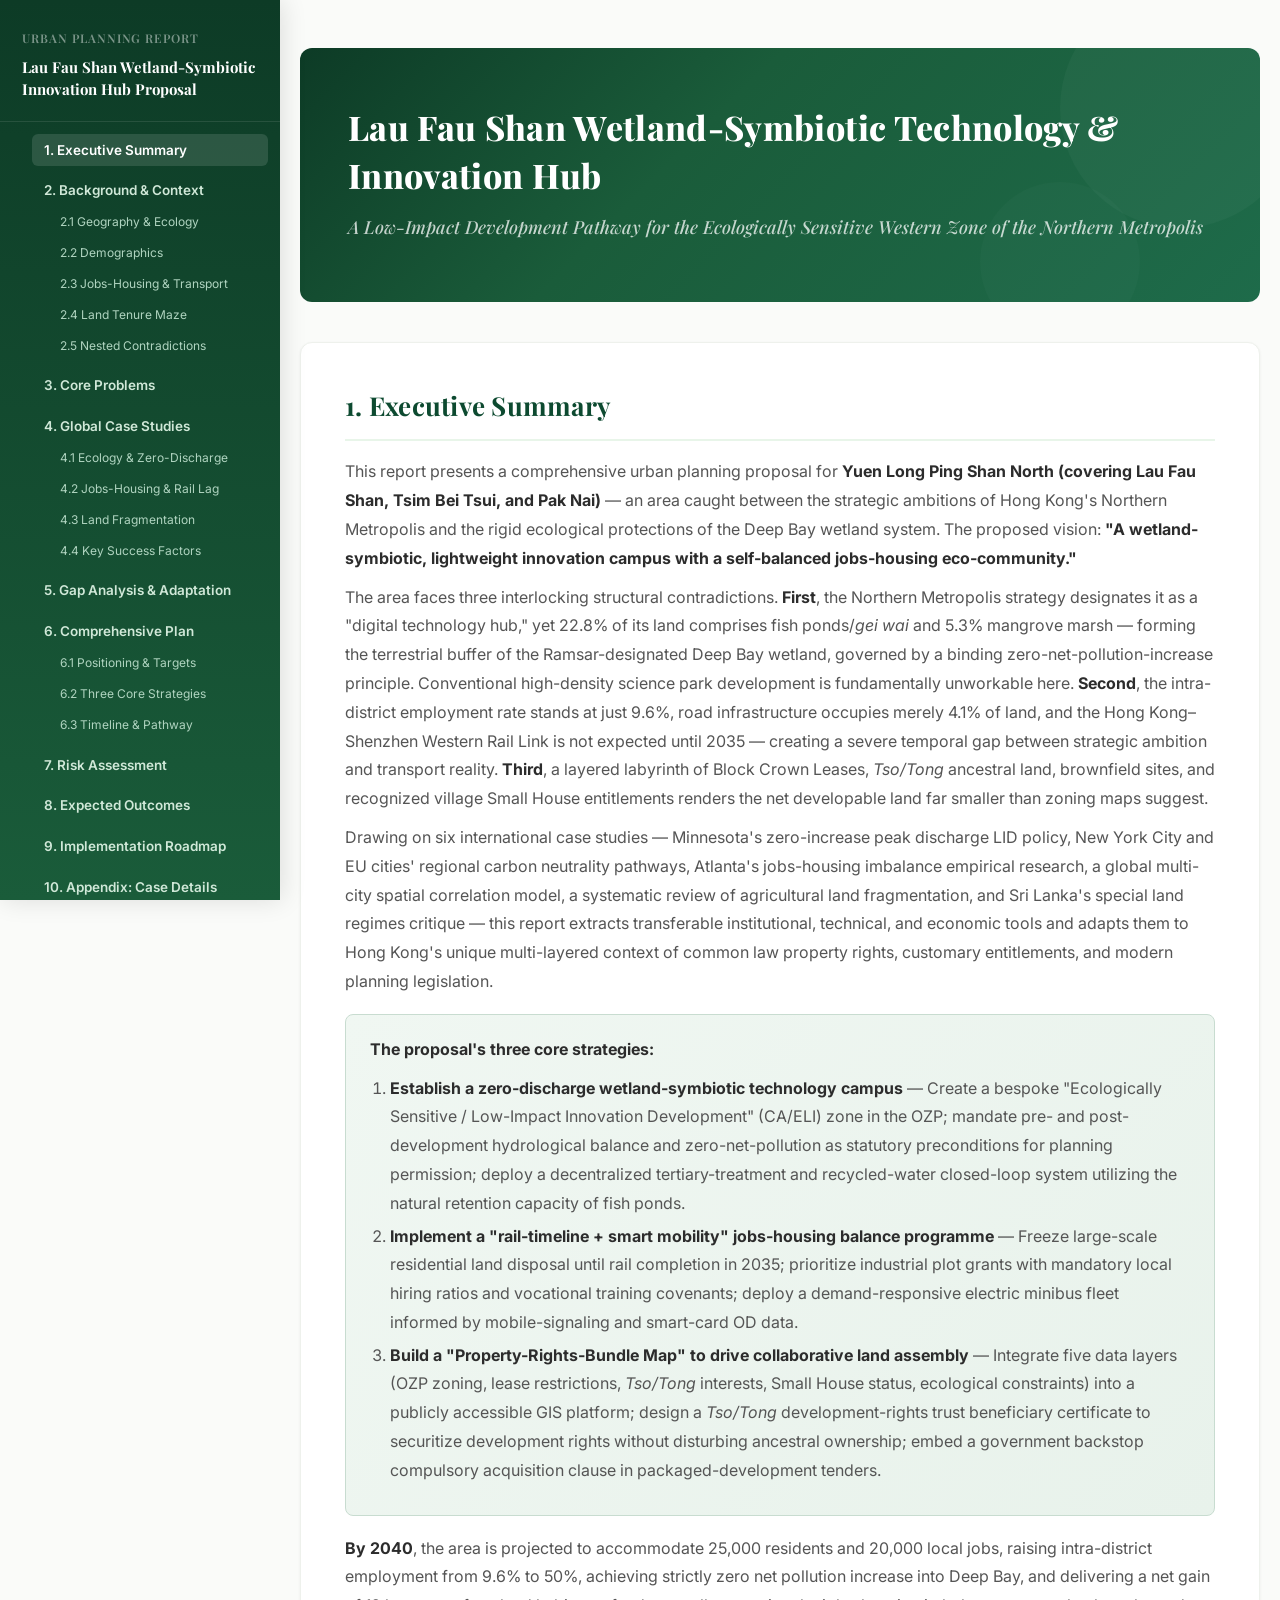
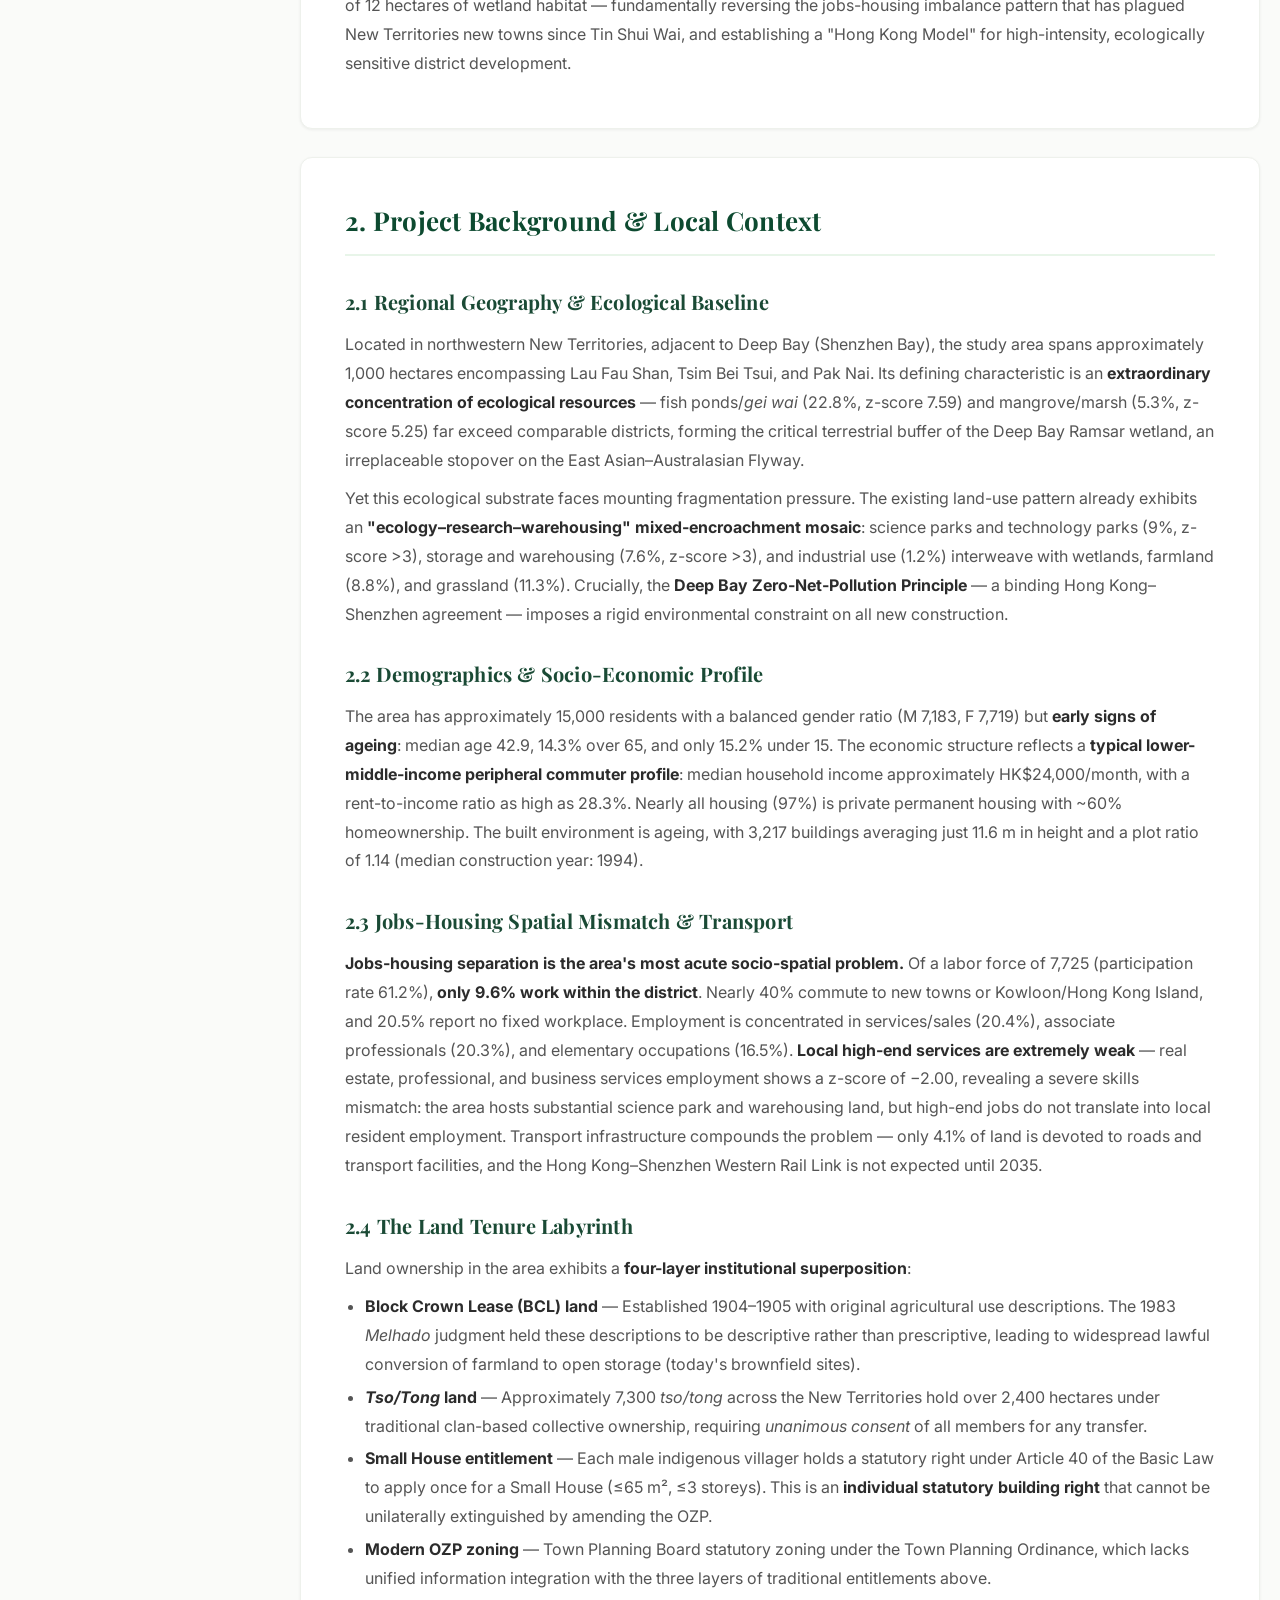
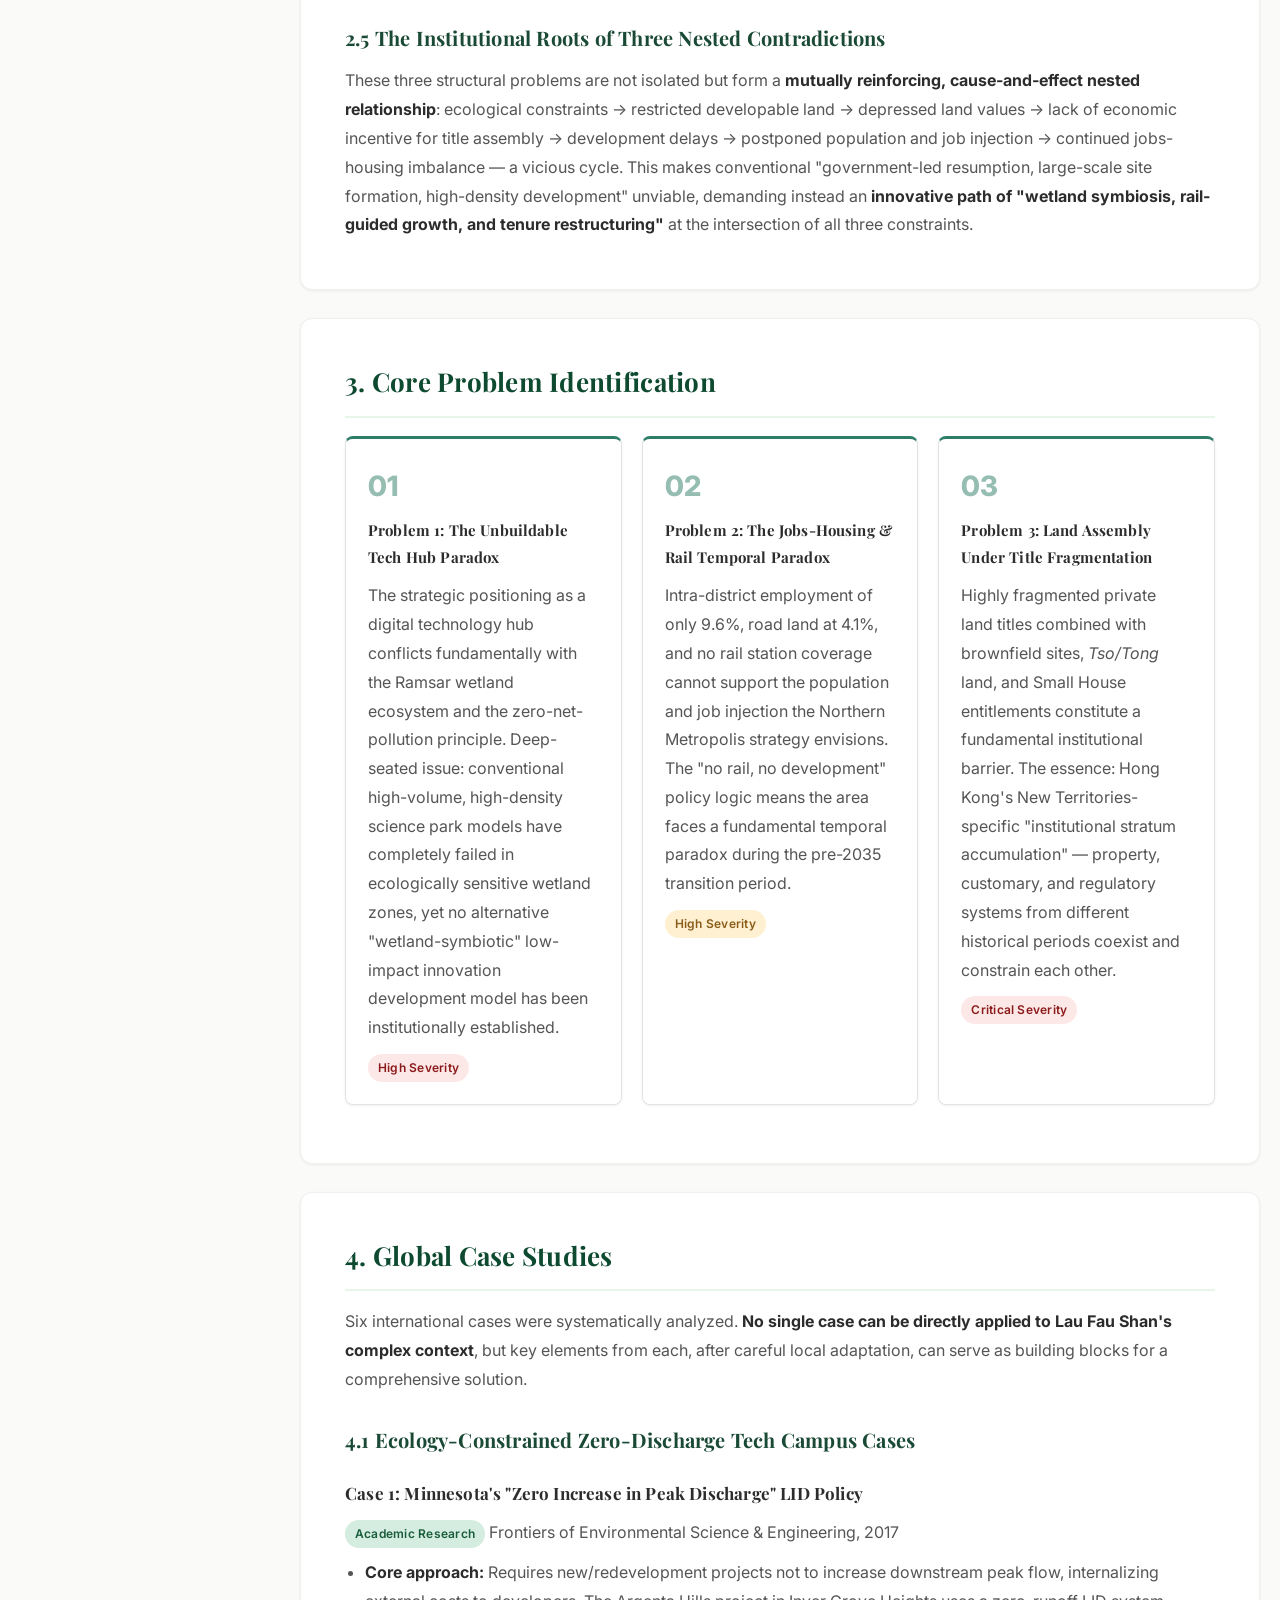
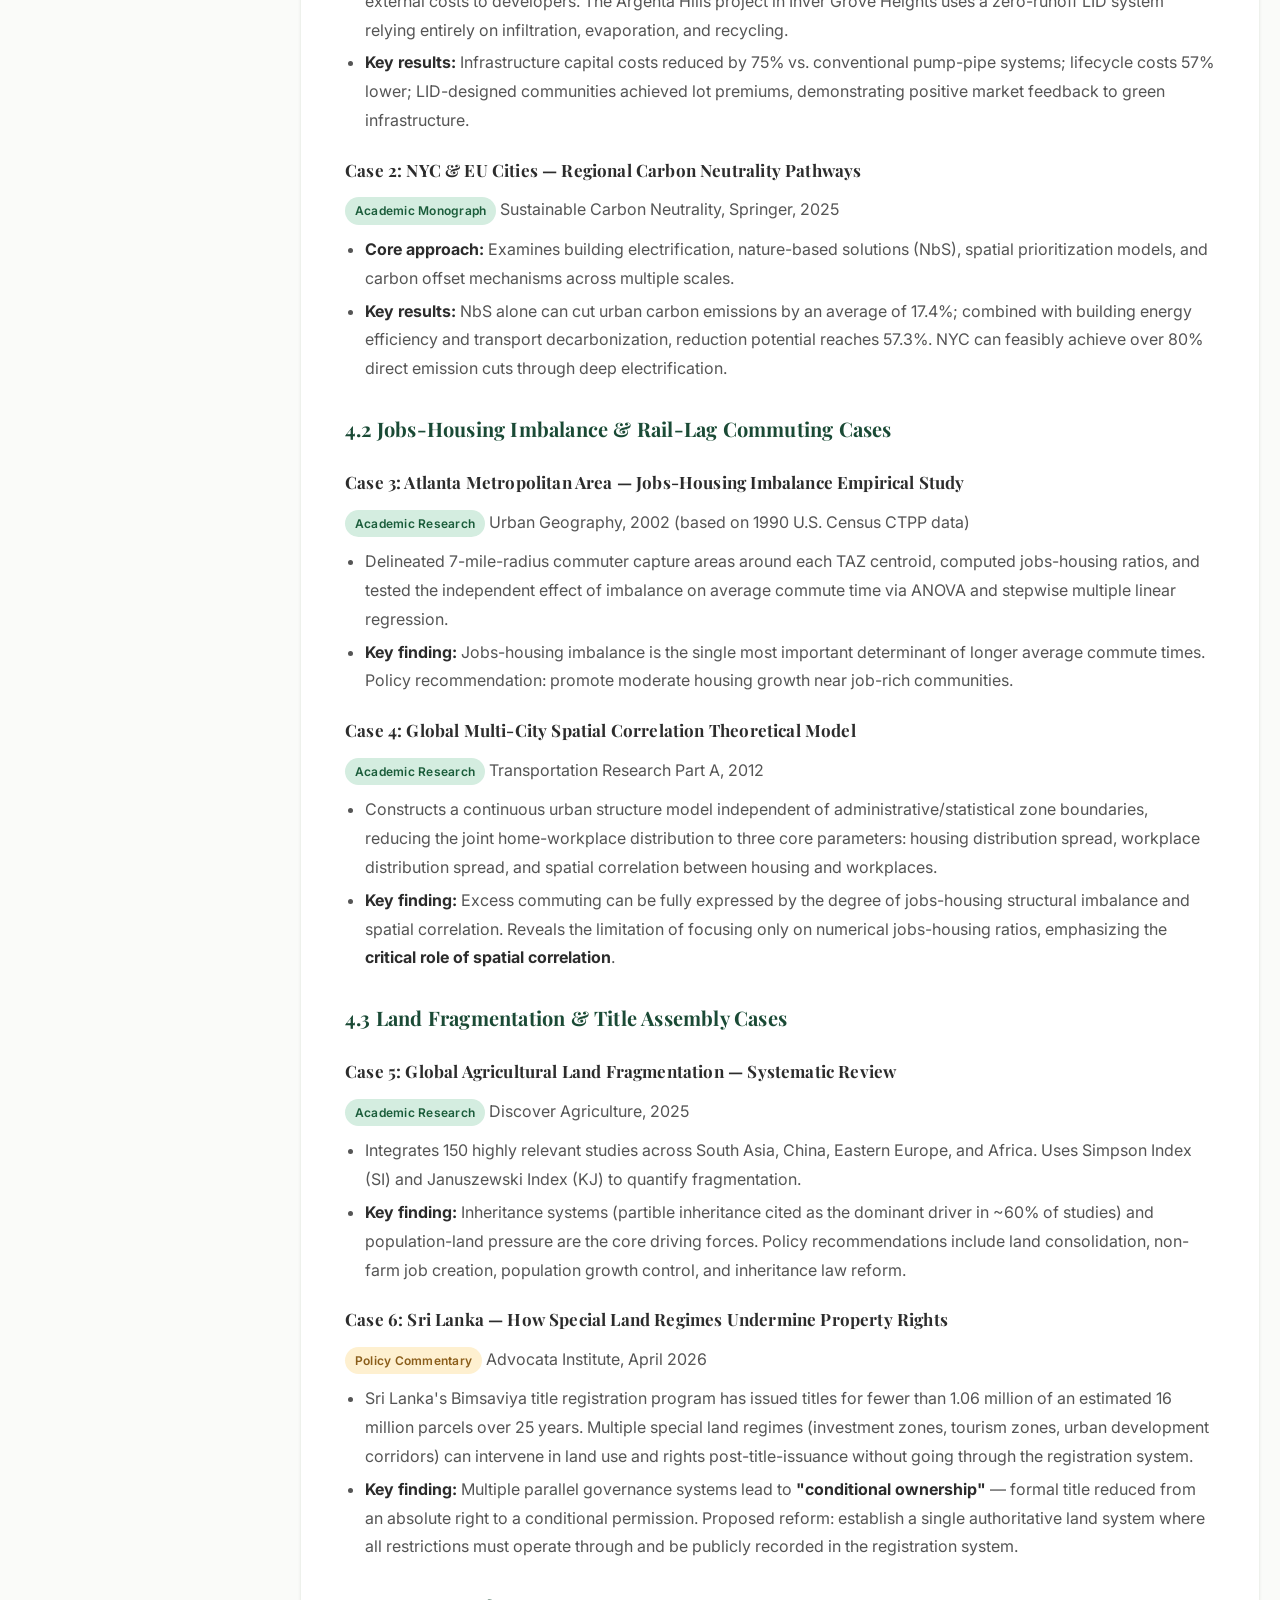
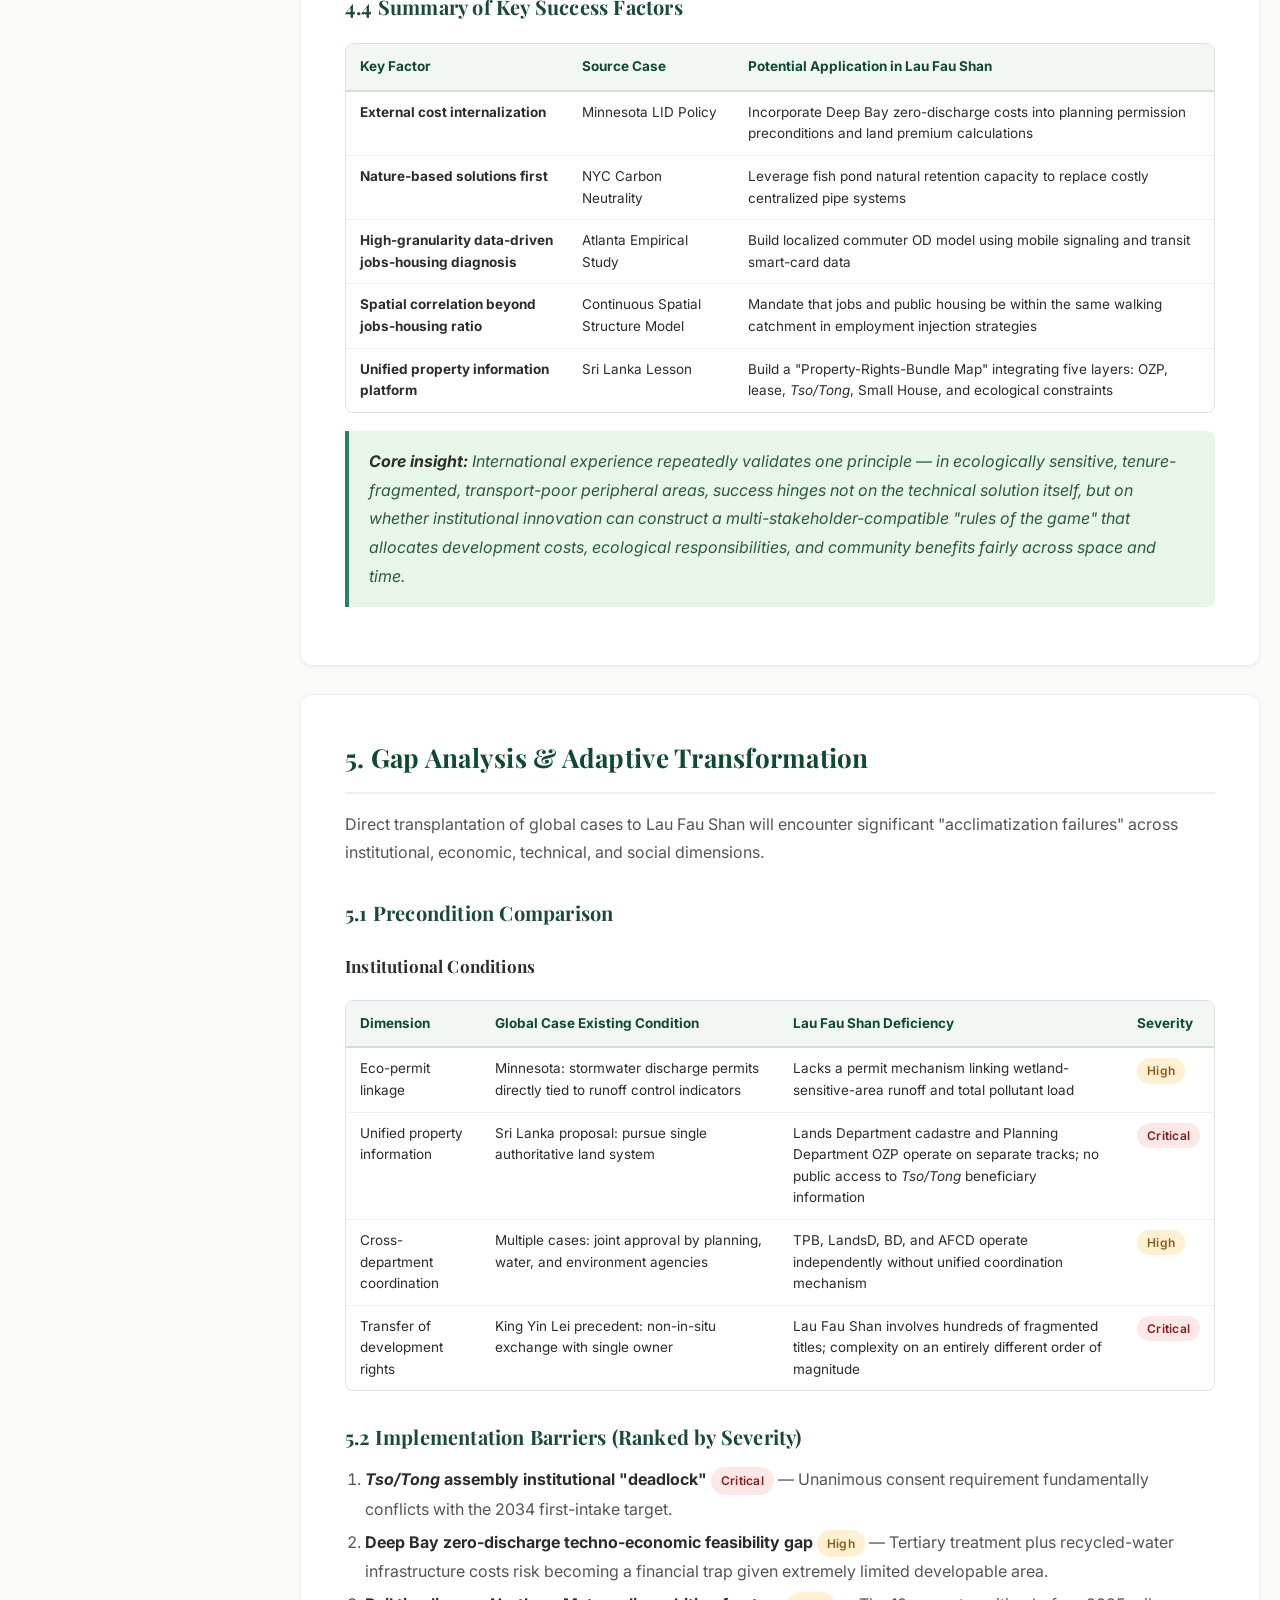
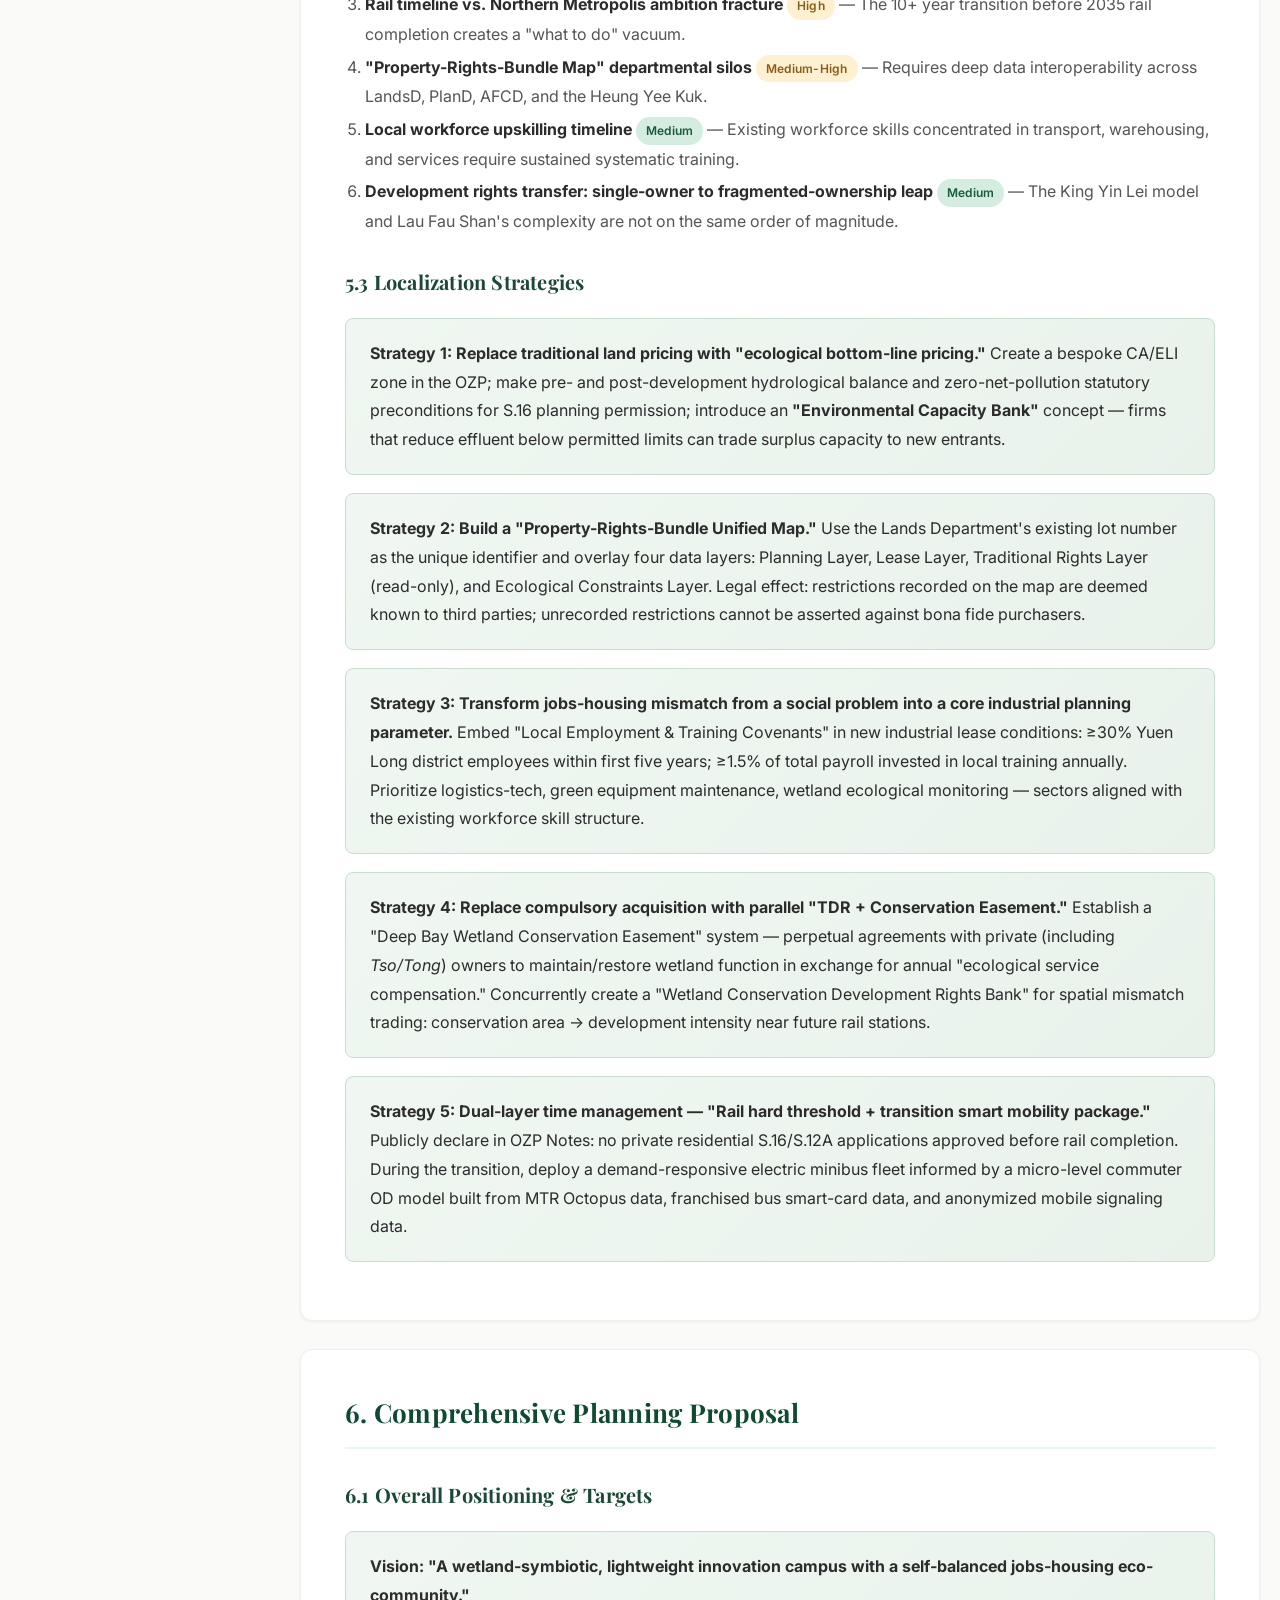
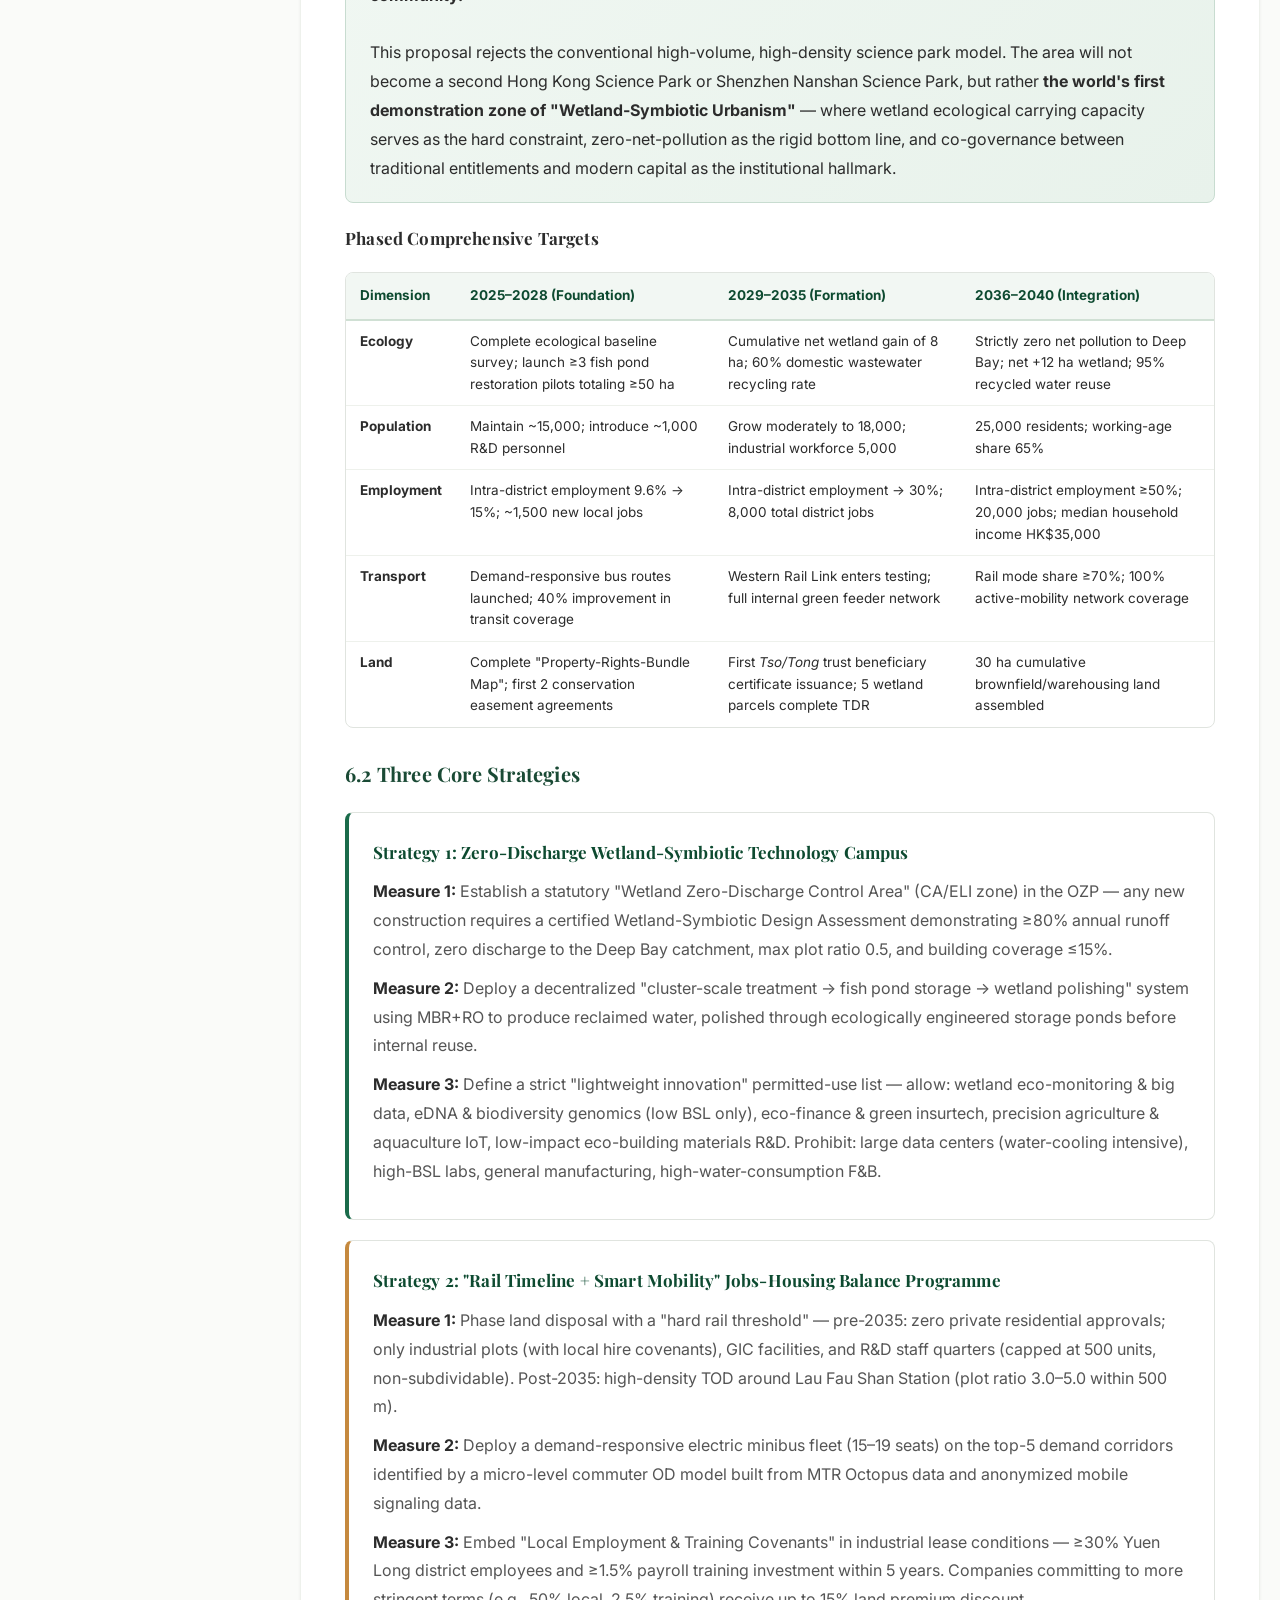
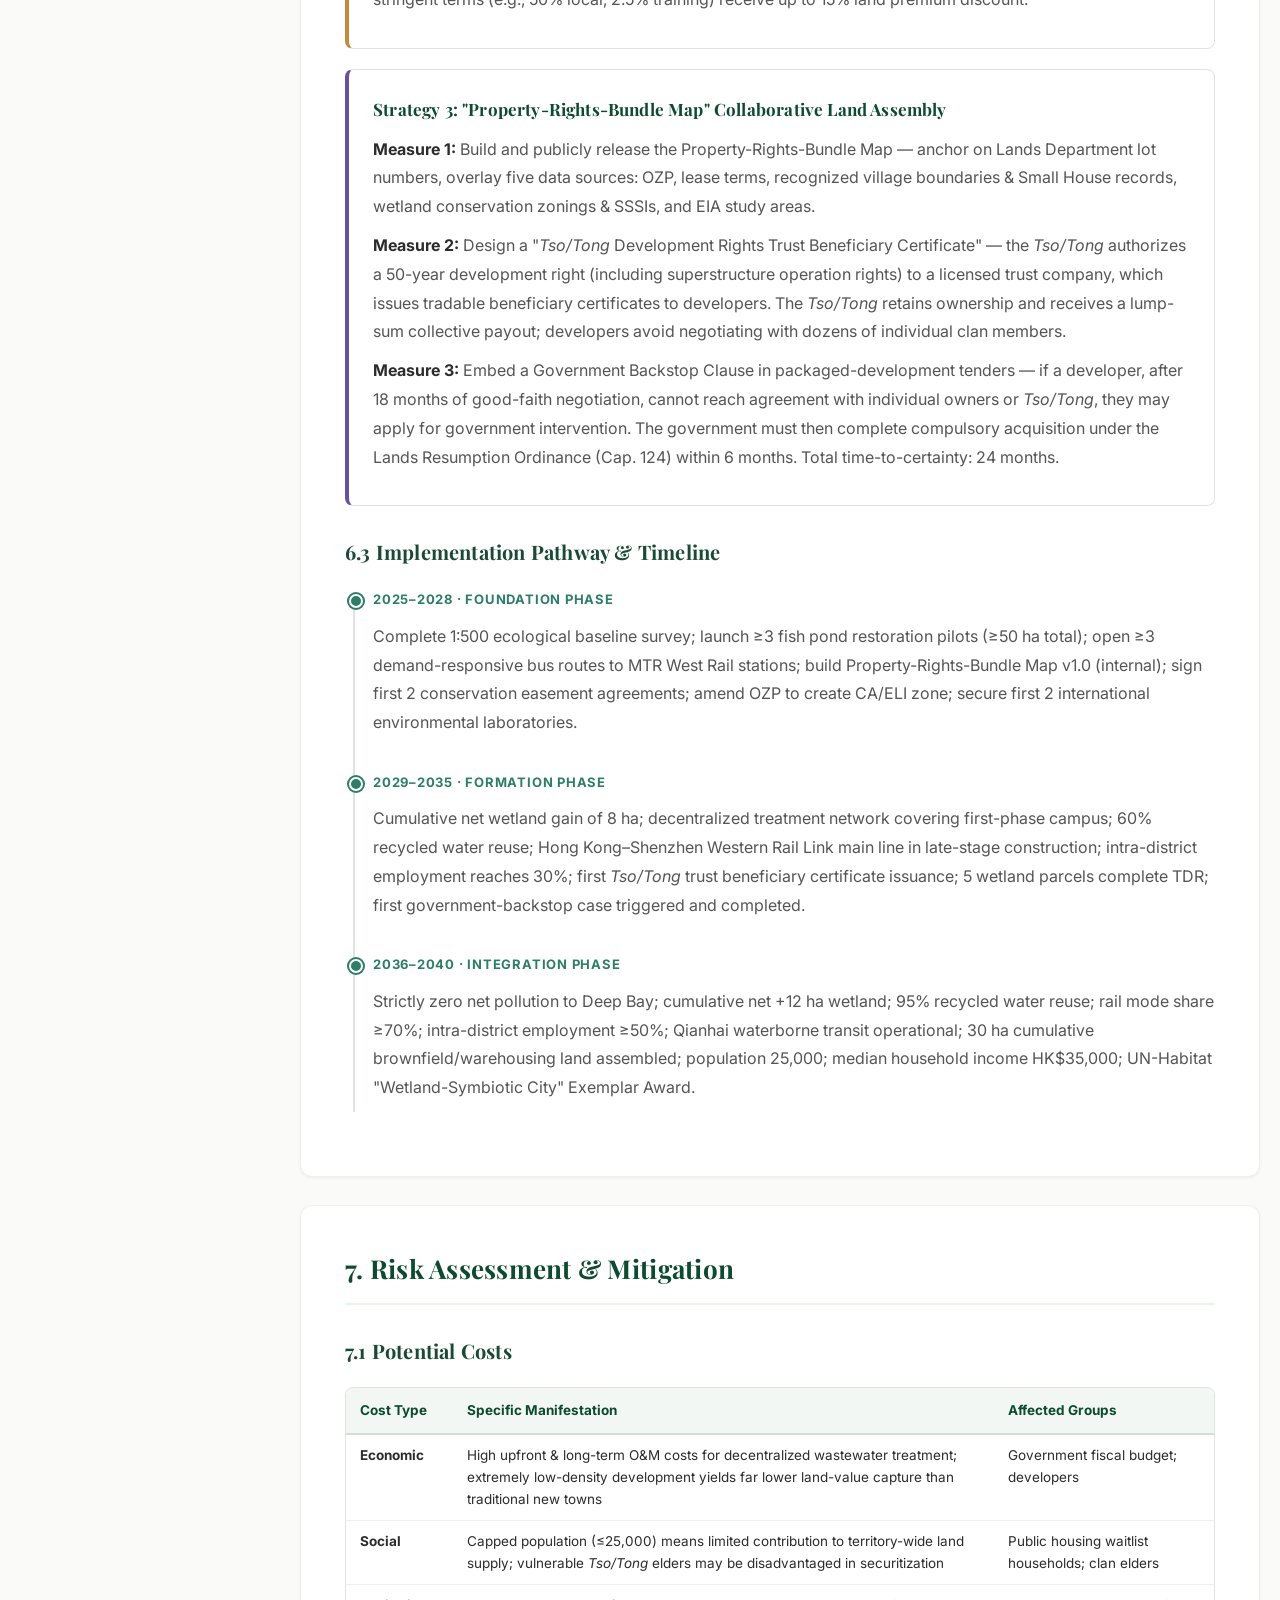
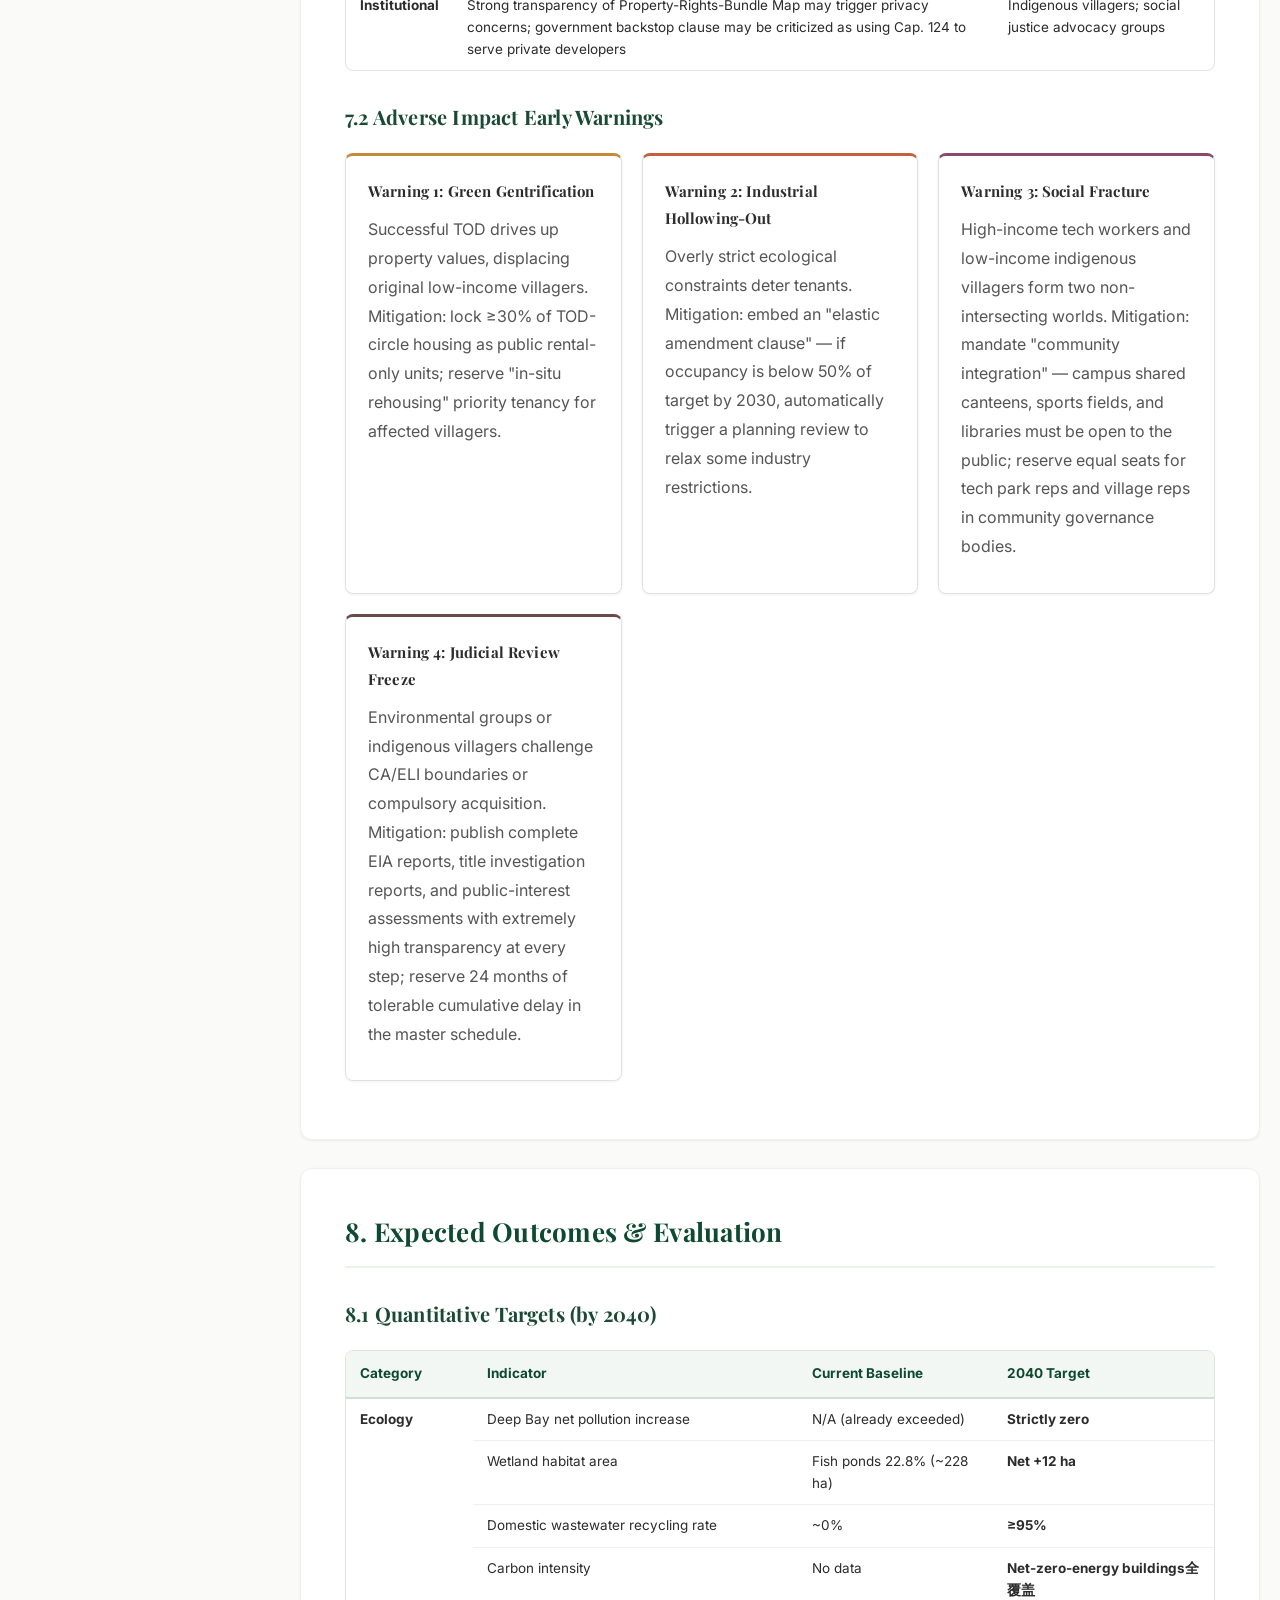
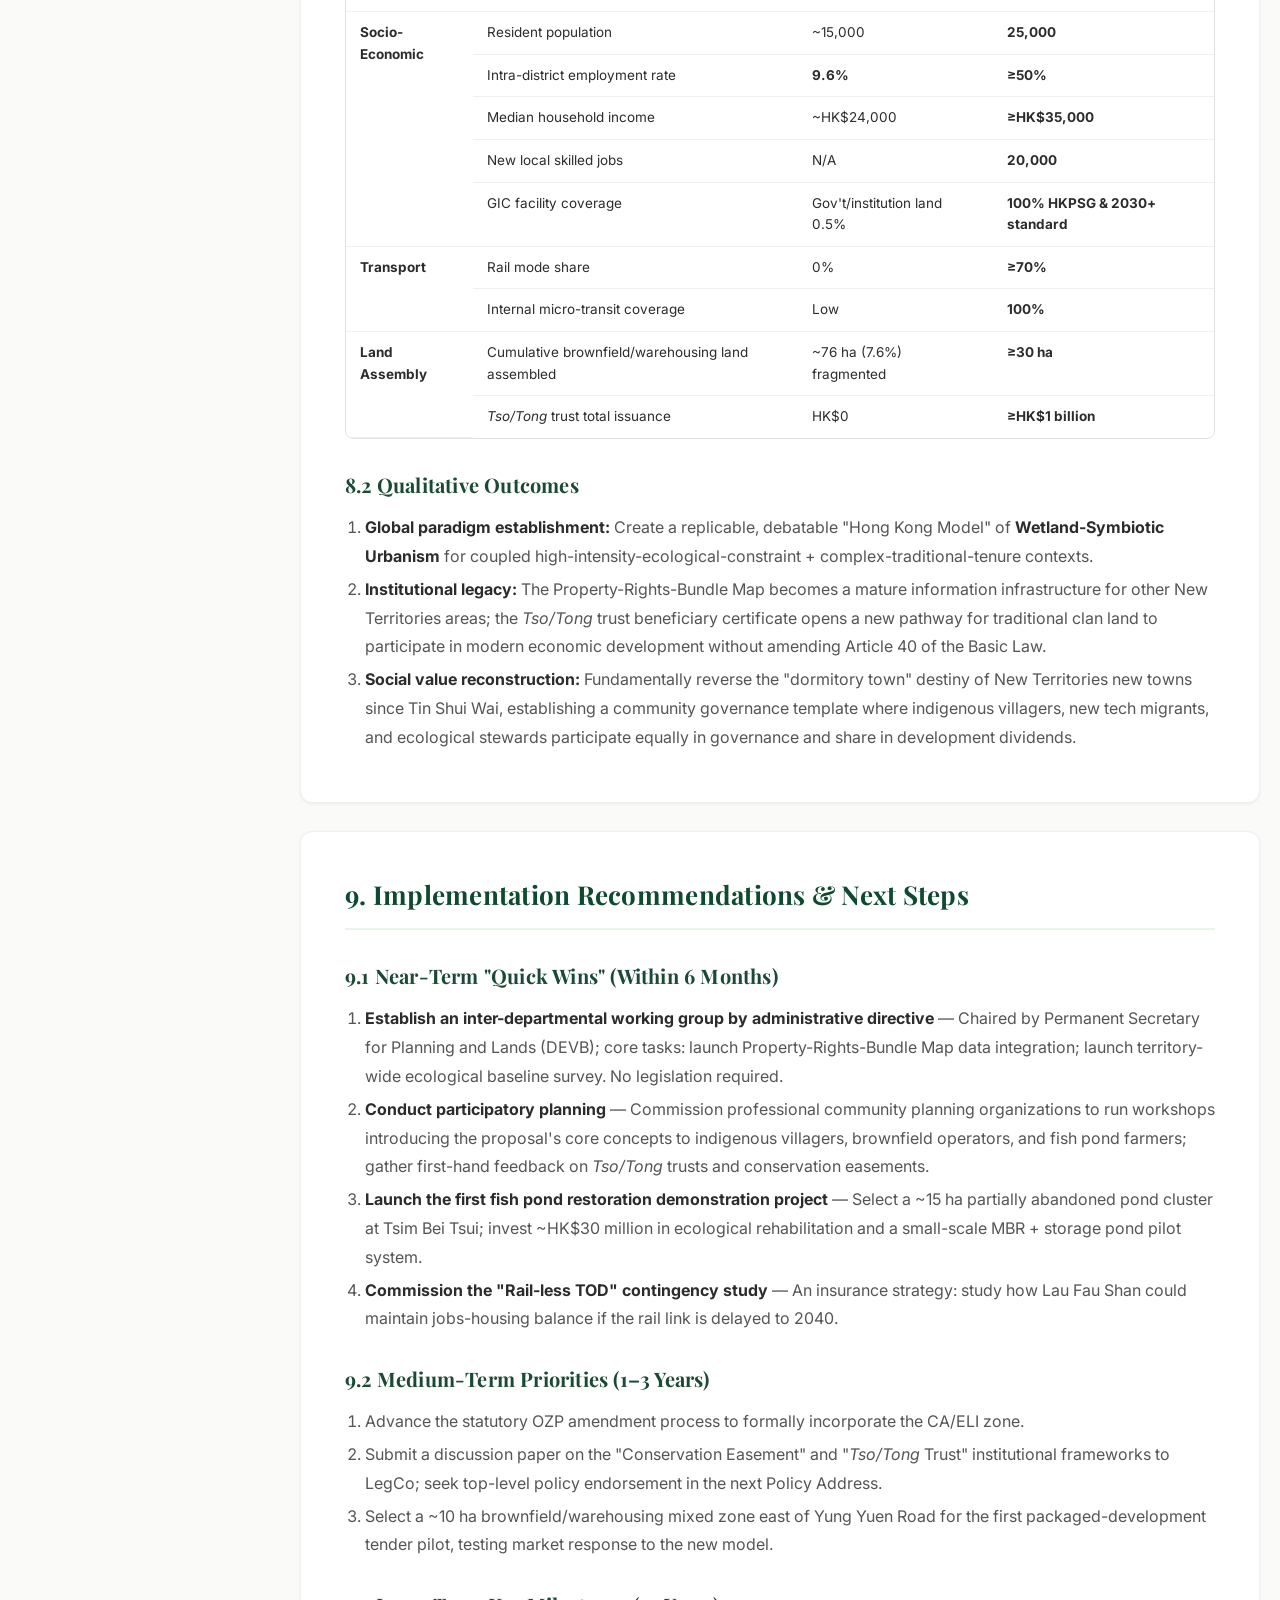
<file: example_output/Lau Fau Shan/query_19_workflow_en.html>
<!DOCTYPE html>
<html lang="en">
<head>
<meta charset="UTF-8">
<meta name="viewport" content="width=device-width, initial-scale=1.0">
<title>Lau Fau Shan Wetland-Symbiotic Technology & Innovation Hub — Urban Planning Proposal</title>
<link rel="preconnect" href="https://fonts.googleapis.com">
<link rel="preconnect" href="https://fonts.gstatic.com" crossorigin>
<link href="https://fonts.googleapis.com/css2?family=Inter:wght@300;400;500;600;700;800&family=Playfair+Display:ital,wght@0,500;0,600;0,700;0,800;1,500&display=swap" rel="stylesheet">
<style>
  :root {
    --primary: #1a6b4a;
    --primary-light: #e8f5e9;
    --primary-dark: #0d4a30;
    --accent: #2e7d68;
    --accent-warm: #c5893e;
    --bg: #fafbf9;
    --bg-card: #ffffff;
    --text: #2c2c2c;
    --text-secondary: #555;
    --text-muted: #777;
    --border: #e0e4df;
    --border-light: #eef1ec;
    --shadow-sm: 0 1px 3px rgba(0,0,0,0.06);
    --shadow-md: 0 4px 16px rgba(0,0,0,0.08);
    --shadow-lg: 0 8px 32px rgba(0,0,0,0.10);
    --radius: 8px;
    --radius-lg: 12px;
    --sidebar-w: 280px;
    --max-content: 1000px;
    --font-body: "Inter", -apple-system, BlinkMacSystemFont, "Segoe UI", sans-serif;
    --font-heading: "Playfair Display", "Georgia", "Times New Roman", serif;
    --font-mono: "SF Mono", "Cascadia Code", "Fira Code", monospace;
  }

  * { margin: 0; padding: 0; box-sizing: border-box; }

  html {
    scroll-behavior: smooth;
    scroll-padding-top: 24px;
  }

  body {
    font-family: var(--font-body);
    background: var(--bg);
    color: var(--text);
    line-height: 1.8;
    font-size: 16px;
    -webkit-font-smoothing: antialiased;
  }

  /* ── Heading font ── */
  h1, h2, h3, h4, h5, h6, .hero .subtitle, .sidebar-header .title, .sidebar-header .logo {
    font-family: var(--font-heading);
  }
  h1, h2, h3, h4 { letter-spacing: 0.01em; }

  /* ── Sidebar ── */
  .sidebar {
    position: fixed;
    top: 0; left: 0;
    width: var(--sidebar-w);
    height: 100vh;
    background: linear-gradient(180deg, #0d3b26 0%, #1a5c3a 100%);
    color: #d4e8dc;
    overflow-y: auto;
    z-index: 100;
    padding: 28px 0 40px;
    box-shadow: 2px 0 24px rgba(0,0,0,0.12);
  }
  .sidebar::-webkit-scrollbar { width: 4px; }
  .sidebar::-webkit-scrollbar-thumb { background: rgba(255,255,255,0.15); border-radius: 4px; }

  .sidebar-header {
    padding: 0 22px 20px;
    border-bottom: 1px solid rgba(255,255,255,0.10);
    margin-bottom: 12px;
  }
  .sidebar-header .logo {
    font-size: 12px;
    font-weight: 600;
    letter-spacing: 0.08em;
    text-transform: uppercase;
    color: rgba(255,255,255,0.45);
    margin-bottom: 6px;
  }
  .sidebar-header .title {
    font-size: 15px;
    font-weight: 700;
    line-height: 1.5;
    color: #fff;
  }

  .sidebar-nav { list-style: none; padding: 0 12px; }
  .sidebar-nav li { margin: 0; }
  .sidebar-nav a {
    display: block;
    padding: 7px 12px;
    font-size: 13px;
    color: #b0d4c0;
    text-decoration: none;
    border-radius: 6px;
    transition: all 0.15s;
    line-height: 1.4;
    font-family: var(--font-body);
  }
  .sidebar-nav a:hover { background: rgba(255,255,255,0.08); color: #fff; }
  .sidebar-nav a.active { background: rgba(255,255,255,0.12); color: #fff; font-weight: 600; }
  .sidebar-nav .nav-h2 { padding-left: 12px; font-weight: 600; font-size: 13.5px; color: #d0e8d8; margin-top: 8px; }
  .sidebar-nav .nav-h3 { padding-left: 28px; font-size: 12px; }

  /* ── Main ── */
  .main {
    margin-left: var(--sidebar-w);
    padding: 48px 20px 80px;
    display: flex;
    flex-direction: column;
    align-items: center;
  }
  .hero, .section {
    width: 100%;
    max-width: var(--max-content);
  }

  /* ── Hero ── */
  .hero {
    background: linear-gradient(135deg, #0d3b26 0%, #1a5c3a 40%, #1e6b4a 100%);
    color: #fff;
    padding: 56px 48px 48px;
    border-radius: var(--radius-lg);
    margin-bottom: 40px;
    position: relative;
    overflow: hidden;
  }
  .hero::after {
    content: '';
    position: absolute;
    top: -60px; right: -40px;
    width: 240px; height: 240px;
    border-radius: 50%;
    background: rgba(255,255,255,0.03);
  }
  .hero::before {
    content: '';
    position: absolute;
    bottom: -40px; right: 120px;
    width: 160px; height: 160px;
    border-radius: 50%;
    background: rgba(255,255,255,0.02);
  }
  .hero h1 {
    font-size: 34px;
    font-weight: 800;
    line-height: 1.4;
    margin-bottom: 12px;
    position: relative;
    z-index: 1;
    letter-spacing: 0.01em;
  }
  .hero .subtitle {
    font-size: 18px;
    color: rgba(255,255,255,0.75);
    font-weight: 500;
    font-style: italic;
    position: relative;
    z-index: 1;
  }

  /* ── Content Card ── */
  .section {
    background: var(--bg-card);
    border-radius: var(--radius-lg);
    padding: 40px 44px;
    margin-bottom: 28px;
    box-shadow: var(--shadow-sm);
    border: 1px solid var(--border-light);
  }

  /* ── Typography ── */
  h2 {
    font-size: 26px;
    font-weight: 700;
    color: var(--primary-dark);
    margin: 32px 0 16px;
    padding-bottom: 10px;
    border-bottom: 2px solid var(--primary-light);
  }
  .section > h2:first-child { margin-top: 0; }

  h3 {
    font-size: 20px;
    font-weight: 700;
    color: #1a4a35;
    margin: 28px 0 10px;
  }

  h4 {
    font-size: 17px;
    font-weight: 700;
    color: var(--text);
    margin: 20px 0 8px;
  }

  p { margin: 10px 0; color: var(--text-secondary); }
  strong { color: var(--text); }

  hr {
    border: none;
    border-top: 1px solid var(--border);
    margin: 36px 0;
  }

  /* ── Tables ── */
  .table-wrap {
    overflow-x: auto;
    margin: 18px 0;
    border-radius: var(--radius);
    border: 1px solid var(--border);
  }
  table {
    width: 100%;
    border-collapse: collapse;
    font-size: 13.5px;
    line-height: 1.6;
  }
  thead th {
    background: #f2f7f3;
    color: var(--primary-dark);
    font-weight: 700;
    padding: 12px 14px;
    text-align: left;
    border-bottom: 2px solid #d0e0d4;
    white-space: nowrap;
  }
  tbody td {
    padding: 10px 14px;
    border-bottom: 1px solid var(--border-light);
    vertical-align: top;
  }
  tbody tr:hover { background: #f9fbf8; }
  tbody tr:last-child td { border-bottom: none; }

  /* ── Blockquote ── */
  blockquote {
    border-left: 4px solid var(--accent);
    background: var(--primary-light);
    padding: 16px 20px;
    margin: 18px 0;
    border-radius: 0 var(--radius) var(--radius) 0;
    font-style: italic;
    color: #2d5a40;
  }

  /* ── Lists ── */
  ul, ol { margin: 10px 0 10px 20px; color: var(--text-secondary); }
  li { margin: 4px 0; }

  /* ── Highlight boxes ── */
  .highlight-box {
    background: linear-gradient(135deg, #f0f7f2, #e8f2eb);
    border: 1px solid #c8dcd0;
    border-radius: var(--radius);
    padding: 20px 24px;
    margin: 18px 0;
  }
  .highlight-box.warm {
    background: linear-gradient(135deg, #fef9f2, #fdf3e4);
    border-color: #e8d5b8;
  }

  /* ── Badges ── */
  .badge {
    display: inline-block;
    padding: 3px 10px;
    border-radius: 99px;
    font-size: 12px;
    font-weight: 600;
    letter-spacing: 0.02em;
  }
  .badge-green { background: #d4ede0; color: #1a5c3a; }
  .badge-amber { background: #fef0d0; color: #8a5d1a; }
  .badge-red   { background: #fde8e8; color: #8b1a1a; }

  /* ── Strategy Cards ── */
  .strategy-grid {
    display: grid;
    grid-template-columns: repeat(auto-fit, minmax(240px, 1fr));
    gap: 20px;
    margin: 18px 0;
  }
  .strategy-card {
    background: var(--bg-card);
    border: 1px solid var(--border);
    border-radius: var(--radius);
    padding: 22px;
    box-shadow: var(--shadow-sm);
    border-top: 3px solid var(--accent);
  }
  .strategy-card .num {
    font-size: 28px;
    font-weight: 800;
    color: var(--accent);
    opacity: 0.5;
    margin-bottom: 6px;
  }
  .strategy-card h4 { margin-top: 0; font-size: 15px; }

  /* ── Timeline ── */
  .timeline { position: relative; padding-left: 28px; margin: 18px 0; }
  .timeline::before {
    content: '';
    position: absolute;
    left: 8px; top: 4px; bottom: 4px;
    width: 2px;
    background: var(--border);
  }
  .timeline-item {
    position: relative;
    margin-bottom: 20px;
    padding-bottom: 4px;
  }
  .timeline-item::before {
    content: '';
    position: absolute;
    left: -24px; top: 6px;
    width: 10px; height: 10px;
    border-radius: 50%;
    background: var(--accent);
    border: 2px solid #fff;
    box-shadow: 0 0 0 2px var(--accent);
  }
  .timeline-item .phase {
    font-size: 13px;
    font-weight: 700;
    color: var(--accent);
    text-transform: uppercase;
    letter-spacing: 0.06em;
  }

  /* ── Risk Table compact ── */
  .risk-table td:first-child { font-weight: 600; white-space: nowrap; color: var(--text); }

  /* ── Case Block ── */
  .case-block {
    border: 1px solid var(--border);
    border-radius: var(--radius);
    padding: 24px;
    margin: 20px 0;
    border-left: 4px solid var(--accent);
  }
  .case-block h4 { margin-top: 0; color: var(--primary-dark); }

  /* ── Source link ── */
  .source-link {
    display: inline-flex;
    align-items: center;
    gap: 6px;
    margin-top: 10px;
    padding: 7px 14px;
    background: #f5f7f4;
    border: 1px solid #d8e0d8;
    border-radius: 6px;
    font-size: 13px;
    color: #4a7c5c;
    text-decoration: none;
    transition: all 0.2s;
    word-break: break-all;
  }
  .source-link:hover {
    background: #e8f0e8;
    border-color: #9ab89a;
    color: #2d5a3a;
  }
  .source-link::before {
    content: '';
    display: inline-block;
    width: 14px;
    height: 14px;
    background: currentColor;
    mask: url("data:image/svg+xml,%3Csvg xmlns='http://www.w3.org/2000/svg' viewBox='0 0 24 24' fill='none' stroke='currentColor' stroke-width='2' stroke-linecap='round' stroke-linejoin='round'%3E%3Cpath d='M10 13a5 5 0 0 0 7.54.54l3-3a5 5 0 0 0-7.07-7.07l-1.72 1.71'%3E%3C/path%3E%3Cpath d='M14 11a5 5 0 0 0-7.54-.54l-3 3a5 5 0 0 0 7.07 7.07l1.71-1.71'%3E%3C/path%3E%3C/svg%3E") no-repeat center;
    mask-size: contain;
    -webkit-mask: url("data:image/svg+xml,%3Csvg xmlns='http://www.w3.org/2000/svg' viewBox='0 0 24 24' fill='none' stroke='currentColor' stroke-width='2' stroke-linecap='round' stroke-linejoin='round'%3E%3Cpath d='M10 13a5 5 0 0 0 7.54.54l3-3a5 5 0 0 0-7.07-7.07l-1.72 1.71'%3E%3C/path%3E%3Cpath d='M14 11a5 5 0 0 0-7.54-.54l-3 3a5 5 0 0 0 7.07 7.07l1.71-1.71'%3E%3C/path%3E%3C/svg%3E") no-repeat center;
    -webkit-mask-size: contain;
    flex-shrink: 0;
  }
  .source-link .domain { color: #999; font-size: 11.5px; margin-left: 2px; }

  /* ── Back to top ── */
  .back-to-top {
    position: fixed;
    bottom: 28px; right: 28px;
    width: 40px; height: 40px;
    background: var(--primary);
    color: #fff;
    border: none;
    border-radius: 50%;
    font-size: 18px;
    cursor: pointer;
    box-shadow: var(--shadow-md);
    opacity: 0;
    transform: translateY(12px);
    transition: all 0.25s;
    pointer-events: none;
    z-index: 200;
    display: flex; align-items: center; justify-content: center;
  }
  .back-to-top.visible { opacity: 1; transform: translateY(0); pointer-events: auto; }
  .back-to-top:hover { background: var(--primary-dark); transform: translateY(-2px); }

  /* ── Responsive ── */
  @media (max-width: 1024px) {
    .sidebar { display: none; }
    .main { margin-left: 0; padding: 24px 12px 60px; }
    .hero, .section { max-width: 100%; }
    .hero { padding: 36px 28px 32px; }
    .hero h1 { font-size: 26px; }
    .section { padding: 28px 24px; }
    h2 { font-size: 22px; }
    h3 { font-size: 18px; }
    .back-to-top { bottom: 16px; right: 16px; }
  }

  @media print {
    .sidebar, .back-to-top { display: none; }
    .main { margin-left: 0; padding: 0; width: 100%; }
    .hero, .section { max-width: 100%; }
    .section { box-shadow: none; border: 1px solid #ddd; break-inside: avoid; margin-bottom: 16px; padding: 20px; }
    .hero { background: #fff !important; color: #000 !important; padding: 20px 0; }
    .hero h1 { color: #000; }
    body { font-size: 12px; line-height: 1.5; }
  }
</style>
</head>
<body>

<!-- ═══════ SIDEBAR ═══════ -->
<nav class="sidebar">
  <div class="sidebar-header">
    <div class="logo">Urban Planning Report</div>
    <div class="title">Lau Fau Shan Wetland-Symbiotic<br>Innovation Hub Proposal</div>
  </div>
  <ul class="sidebar-nav">
    <li><a href="#sec1" class="nav-h2">1. Executive Summary</a></li>
    <li><a href="#sec2" class="nav-h2">2. Background & Context</a></li>
    <li><a href="#sec2-1" class="nav-h3">2.1 Geography & Ecology</a></li>
    <li><a href="#sec2-2" class="nav-h3">2.2 Demographics</a></li>
    <li><a href="#sec2-3" class="nav-h3">2.3 Jobs-Housing & Transport</a></li>
    <li><a href="#sec2-4" class="nav-h3">2.4 Land Tenure Maze</a></li>
    <li><a href="#sec2-5" class="nav-h3">2.5 Nested Contradictions</a></li>
    <li><a href="#sec3" class="nav-h2">3. Core Problems</a></li>
    <li><a href="#sec4" class="nav-h2">4. Global Case Studies</a></li>
    <li><a href="#sec4-1" class="nav-h3">4.1 Ecology &amp; Zero-Discharge</a></li>
    <li><a href="#sec4-2" class="nav-h3">4.2 Jobs-Housing &amp; Rail Lag</a></li>
    <li><a href="#sec4-3" class="nav-h3">4.3 Land Fragmentation</a></li>
    <li><a href="#sec4-4" class="nav-h3">4.4 Key Success Factors</a></li>
    <li><a href="#sec5" class="nav-h2">5. Gap Analysis &amp; Adaptation</a></li>
    <li><a href="#sec6" class="nav-h2">6. Comprehensive Plan</a></li>
    <li><a href="#sec6-1" class="nav-h3">6.1 Positioning &amp; Targets</a></li>
    <li><a href="#sec6-2" class="nav-h3">6.2 Three Core Strategies</a></li>
    <li><a href="#sec6-3" class="nav-h3">6.3 Timeline &amp; Pathway</a></li>
    <li><a href="#sec7" class="nav-h2">7. Risk Assessment</a></li>
    <li><a href="#sec8" class="nav-h2">8. Expected Outcomes</a></li>
    <li><a href="#sec9" class="nav-h2">9. Implementation Roadmap</a></li>
    <li><a href="#sec10" class="nav-h2">10. Appendix: Case Details</a></li>
  </ul>
</nav>

<!-- ═══════ MAIN CONTENT ═══════ -->
<main class="main">

  <!-- Hero -->
  <div class="hero">
    <h1>Lau Fau Shan Wetland-Symbiotic Technology &amp; Innovation Hub</h1>
    <p class="subtitle">A Low-Impact Development Pathway for the Ecologically Sensitive Western Zone of the Northern Metropolis</p>
  </div>

  <!-- ═══════ 1. Executive Summary ═══════ -->
  <section class="section" id="sec1">
    <h2>1. Executive Summary</h2>

    <p>This report presents a comprehensive urban planning proposal for <strong>Yuen Long Ping Shan North (covering Lau Fau Shan, Tsim Bei Tsui, and Pak Nai)</strong> — an area caught between the strategic ambitions of Hong Kong's Northern Metropolis and the rigid ecological protections of the Deep Bay wetland system. The proposed vision: <strong>"A wetland-symbiotic, lightweight innovation campus with a self-balanced jobs-housing eco-community."</strong></p>

    <p>The area faces three interlocking structural contradictions. <strong>First</strong>, the Northern Metropolis strategy designates it as a "digital technology hub," yet 22.8% of its land comprises fish ponds/<em>gei wai</em> and 5.3% mangrove marsh — forming the terrestrial buffer of the Ramsar-designated Deep Bay wetland, governed by a binding zero-net-pollution-increase principle. Conventional high-density science park development is fundamentally unworkable here. <strong>Second</strong>, the intra-district employment rate stands at just 9.6%, road infrastructure occupies merely 4.1% of land, and the Hong Kong–Shenzhen Western Rail Link is not expected until 2035 — creating a severe temporal gap between strategic ambition and transport reality. <strong>Third</strong>, a layered labyrinth of Block Crown Leases, <em>Tso/Tong</em> ancestral land, brownfield sites, and recognized village Small House entitlements renders the net developable land far smaller than zoning maps suggest.</p>

    <p>Drawing on six international case studies — Minnesota's zero-increase peak discharge LID policy, New York City and EU cities' regional carbon neutrality pathways, Atlanta's jobs-housing imbalance empirical research, a global multi-city spatial correlation model, a systematic review of agricultural land fragmentation, and Sri Lanka's special land regimes critique — this report extracts transferable institutional, technical, and economic tools and adapts them to Hong Kong's unique multi-layered context of common law property rights, customary entitlements, and modern planning legislation.</p>

    <div class="highlight-box">
      <strong>The proposal's three core strategies:</strong>
      <ol>
        <li><strong>Establish a zero-discharge wetland-symbiotic technology campus</strong> — Create a bespoke "Ecologically Sensitive / Low-Impact Innovation Development" (CA/ELI) zone in the OZP; mandate pre- and post-development hydrological balance and zero-net-pollution as statutory preconditions for planning permission; deploy a decentralized tertiary-treatment and recycled-water closed-loop system utilizing the natural retention capacity of fish ponds.</li>
        <li><strong>Implement a "rail-timeline + smart mobility" jobs-housing balance programme</strong> — Freeze large-scale residential land disposal until rail completion in 2035; prioritize industrial plot grants with mandatory local hiring ratios and vocational training covenants; deploy a demand-responsive electric minibus fleet informed by mobile-signaling and smart-card OD data.</li>
        <li><strong>Build a "Property-Rights-Bundle Map" to drive collaborative land assembly</strong> — Integrate five data layers (OZP zoning, lease restrictions, <em>Tso/Tong</em> interests, Small House status, ecological constraints) into a publicly accessible GIS platform; design a <em>Tso/Tong</em> development-rights trust beneficiary certificate to securitize development rights without disturbing ancestral ownership; embed a government backstop compulsory acquisition clause in packaged-development tenders.</li>
      </ol>
    </div>

    <p><strong>By 2040</strong>, the area is projected to accommodate 25,000 residents and 20,000 local jobs, raising intra-district employment from 9.6% to 50%, achieving strictly zero net pollution increase into Deep Bay, and delivering a net gain of 12 hectares of wetland habitat — fundamentally reversing the jobs-housing imbalance pattern that has plagued New Territories new towns since Tin Shui Wai, and establishing a "Hong Kong Model" for high-intensity, ecologically sensitive district development.</p>
  </section>

  <!-- ═══════ 2. Background ═══════ -->
  <section class="section" id="sec2">
    <h2>2. Project Background &amp; Local Context</h2>

    <h3 id="sec2-1">2.1 Regional Geography &amp; Ecological Baseline</h3>
    <p>Located in northwestern New Territories, adjacent to Deep Bay (Shenzhen Bay), the study area spans approximately 1,000 hectares encompassing Lau Fau Shan, Tsim Bei Tsui, and Pak Nai. Its defining characteristic is an <strong>extraordinary concentration of ecological resources</strong> — fish ponds/<em>gei wai</em> (22.8%, z-score 7.59) and mangrove/marsh (5.3%, z-score 5.25) far exceed comparable districts, forming the critical terrestrial buffer of the Deep Bay Ramsar wetland, an irreplaceable stopover on the East Asian–Australasian Flyway.</p>
    <p>Yet this ecological substrate faces mounting fragmentation pressure. The existing land-use pattern already exhibits an <strong>"ecology–research–warehousing" mixed-encroachment mosaic</strong>: science parks and technology parks (9%, z-score >3), storage and warehousing (7.6%, z-score >3), and industrial use (1.2%) interweave with wetlands, farmland (8.8%), and grassland (11.3%). Crucially, the <strong>Deep Bay Zero-Net-Pollution Principle</strong> — a binding Hong Kong–Shenzhen agreement — imposes a rigid environmental constraint on all new construction.</p>

    <h3 id="sec2-2">2.2 Demographics &amp; Socio-Economic Profile</h3>
    <p>The area has approximately 15,000 residents with a balanced gender ratio (M 7,183, F 7,719) but <strong>early signs of ageing</strong>: median age 42.9, 14.3% over 65, and only 15.2% under 15. The economic structure reflects a <strong>typical lower-middle-income peripheral commuter profile</strong>: median household income approximately HK$24,000/month, with a rent-to-income ratio as high as 28.3%. Nearly all housing (97%) is private permanent housing with ~60% homeownership. The built environment is ageing, with 3,217 buildings averaging just 11.6 m in height and a plot ratio of 1.14 (median construction year: 1994).</p>

    <h3 id="sec2-3">2.3 Jobs-Housing Spatial Mismatch &amp; Transport</h3>
    <p><strong>Jobs-housing separation is the area's most acute socio-spatial problem.</strong> Of a labor force of 7,725 (participation rate 61.2%), <strong>only 9.6% work within the district</strong>. Nearly 40% commute to new towns or Kowloon/Hong Kong Island, and 20.5% report no fixed workplace. Employment is concentrated in services/sales (20.4%), associate professionals (20.3%), and elementary occupations (16.5%). <strong>Local high-end services are extremely weak</strong> — real estate, professional, and business services employment shows a z-score of −2.00, revealing a severe skills mismatch: the area hosts substantial science park and warehousing land, but high-end jobs do not translate into local resident employment. Transport infrastructure compounds the problem — only 4.1% of land is devoted to roads and transport facilities, and the Hong Kong–Shenzhen Western Rail Link is not expected until 2035.</p>

    <h3 id="sec2-4">2.4 The Land Tenure Labyrinth</h3>
    <p>Land ownership in the area exhibits a <strong>four-layer institutional superposition</strong>:</p>
    <ul>
      <li><strong>Block Crown Lease (BCL) land</strong> — Established 1904–1905 with original agricultural use descriptions. The 1983 <em>Melhado</em> judgment held these descriptions to be descriptive rather than prescriptive, leading to widespread lawful conversion of farmland to open storage (today's brownfield sites).</li>
      <li><strong><em>Tso/Tong</em> land</strong> — Approximately 7,300 <em>tso/tong</em> across the New Territories hold over 2,400 hectares under traditional clan-based collective ownership, requiring <em>unanimous consent</em> of all members for any transfer.</li>
      <li><strong>Small House entitlement</strong> — Each male indigenous villager holds a statutory right under Article 40 of the Basic Law to apply once for a Small House (≤65 m², ≤3 storeys). This is an <strong>individual statutory building right</strong> that cannot be unilaterally extinguished by amending the OZP.</li>
      <li><strong>Modern OZP zoning</strong> — Town Planning Board statutory zoning under the Town Planning Ordinance, which lacks unified information integration with the three layers of traditional entitlements above.</li>
    </ul>

    <h3 id="sec2-5">2.5 The Institutional Roots of Three Nested Contradictions</h3>
    <p>These three structural problems are not isolated but form a <strong>mutually reinforcing, cause-and-effect nested relationship</strong>: ecological constraints → restricted developable land → depressed land values → lack of economic incentive for title assembly → development delays → postponed population and job injection → continued jobs-housing imbalance — a vicious cycle. This makes conventional "government-led resumption, large-scale site formation, high-density development" unviable, demanding instead an <strong>innovative path of "wetland symbiosis, rail-guided growth, and tenure restructuring"</strong> at the intersection of all three constraints.</p>
  </section>

  <!-- ═══════ 3. Core Problems ═══════ -->
  <section class="section" id="sec3">
    <h2>3. Core Problem Identification</h2>

    <div class="strategy-grid">
      <div class="strategy-card">
        <div class="num">01</div>
        <h4>Problem 1: The Unbuildable Tech Hub Paradox</h4>
        <p>The strategic positioning as a digital technology hub conflicts fundamentally with the Ramsar wetland ecosystem and the zero-net-pollution principle. Deep-seated issue: conventional high-volume, high-density science park models have completely failed in ecologically sensitive wetland zones, yet no alternative "wetland-symbiotic" low-impact innovation development model has been institutionally established.</p>
        <span class="badge badge-red">High Severity</span>
      </div>
      <div class="strategy-card">
        <div class="num">02</div>
        <h4>Problem 2: The Jobs-Housing &amp; Rail Temporal Paradox</h4>
        <p>Intra-district employment of only 9.6%, road land at 4.1%, and no rail station coverage cannot support the population and job injection the Northern Metropolis strategy envisions. The "no rail, no development" policy logic means the area faces a fundamental temporal paradox during the pre-2035 transition period.</p>
        <span class="badge badge-amber">High Severity</span>
      </div>
      <div class="strategy-card">
        <div class="num">03</div>
        <h4>Problem 3: Land Assembly Under Title Fragmentation</h4>
        <p>Highly fragmented private land titles combined with brownfield sites, <em>Tso/Tong</em> land, and Small House entitlements constitute a fundamental institutional barrier. The essence: Hong Kong's New Territories-specific "institutional stratum accumulation" — property, customary, and regulatory systems from different historical periods coexist and constrain each other.</p>
        <span class="badge badge-red">Critical Severity</span>
      </div>
    </div>
  </section>

  <!-- ═══════ 4. Global Case Studies ═══════ -->
  <section class="section" id="sec4">
    <h2>4. Global Case Studies</h2>
    <p>Six international cases were systematically analyzed. <strong>No single case can be directly applied to Lau Fau Shan's complex context</strong>, but key elements from each, after careful local adaptation, can serve as building blocks for a comprehensive solution.</p>

    <h3 id="sec4-1">4.1 Ecology-Constrained Zero-Discharge Tech Campus Cases</h3>
    <h4>Case 1: Minnesota's "Zero Increase in Peak Discharge" LID Policy</h4>
    <p><span class="badge badge-green">Academic Research</span> Frontiers of Environmental Science &amp; Engineering, 2017</p>
    <ul>
      <li><strong>Core approach:</strong> Requires new/redevelopment projects not to increase downstream peak flow, internalizing external costs to developers. The Argenta Hills project in Inver Grove Heights uses a zero-runoff LID system relying entirely on infiltration, evaporation, and recycling.</li>
      <li><strong>Key results:</strong> Infrastructure capital costs reduced by 75% vs. conventional pump-pipe systems; lifecycle costs 57% lower; LID-designed communities achieved lot premiums, demonstrating positive market feedback to green infrastructure.</li>
    </ul>

    <h4>Case 2: NYC &amp; EU Cities — Regional Carbon Neutrality Pathways</h4>
    <p><span class="badge badge-green">Academic Monograph</span> Sustainable Carbon Neutrality, Springer, 2025</p>
    <ul>
      <li><strong>Core approach:</strong> Examines building electrification, nature-based solutions (NbS), spatial prioritization models, and carbon offset mechanisms across multiple scales.</li>
      <li><strong>Key results:</strong> NbS alone can cut urban carbon emissions by an average of 17.4%; combined with building energy efficiency and transport decarbonization, reduction potential reaches 57.3%. NYC can feasibly achieve over 80% direct emission cuts through deep electrification.</li>
    </ul>

    <h3 id="sec4-2">4.2 Jobs-Housing Imbalance &amp; Rail-Lag Commuting Cases</h3>
    <h4>Case 3: Atlanta Metropolitan Area — Jobs-Housing Imbalance Empirical Study</h4>
    <p><span class="badge badge-green">Academic Research</span> Urban Geography, 2002 (based on 1990 U.S. Census CTPP data)</p>
    <ul>
      <li>Delineated 7-mile-radius commuter capture areas around each TAZ centroid, computed jobs-housing ratios, and tested the independent effect of imbalance on average commute time via ANOVA and stepwise multiple linear regression.</li>
      <li><strong>Key finding:</strong> Jobs-housing imbalance is the single most important determinant of longer average commute times. Policy recommendation: promote moderate housing growth near job-rich communities.</li>
    </ul>

    <h4>Case 4: Global Multi-City Spatial Correlation Theoretical Model</h4>
    <p><span class="badge badge-green">Academic Research</span> Transportation Research Part A, 2012</p>
    <ul>
      <li>Constructs a continuous urban structure model independent of administrative/statistical zone boundaries, reducing the joint home-workplace distribution to three core parameters: housing distribution spread, workplace distribution spread, and spatial correlation between housing and workplaces.</li>
      <li><strong>Key finding:</strong> Excess commuting can be fully expressed by the degree of jobs-housing structural imbalance and spatial correlation. Reveals the limitation of focusing only on numerical jobs-housing ratios, emphasizing the <strong>critical role of spatial correlation</strong>.</li>
    </ul>

    <h3 id="sec4-3">4.3 Land Fragmentation &amp; Title Assembly Cases</h3>
    <h4>Case 5: Global Agricultural Land Fragmentation — Systematic Review</h4>
    <p><span class="badge badge-green">Academic Research</span> Discover Agriculture, 2025</p>
    <ul>
      <li>Integrates 150 highly relevant studies across South Asia, China, Eastern Europe, and Africa. Uses Simpson Index (SI) and Januszewski Index (KJ) to quantify fragmentation.</li>
      <li><strong>Key finding:</strong> Inheritance systems (partible inheritance cited as the dominant driver in ~60% of studies) and population-land pressure are the core driving forces. Policy recommendations include land consolidation, non-farm job creation, population growth control, and inheritance law reform.</li>
    </ul>

    <h4>Case 6: Sri Lanka — How Special Land Regimes Undermine Property Rights</h4>
    <p><span class="badge badge-amber">Policy Commentary</span> Advocata Institute, April 2026</p>
    <ul>
      <li>Sri Lanka's Bimsaviya title registration program has issued titles for fewer than 1.06 million of an estimated 16 million parcels over 25 years. Multiple special land regimes (investment zones, tourism zones, urban development corridors) can intervene in land use and rights post-title-issuance without going through the registration system.</li>
      <li><strong>Key finding:</strong> Multiple parallel governance systems lead to <strong>"conditional ownership"</strong> — formal title reduced from an absolute right to a conditional permission. Proposed reform: establish a single authoritative land system where all restrictions must operate through and be publicly recorded in the registration system.</li>
    </ul>

    <h3 id="sec4-4">4.4 Summary of Key Success Factors</h3>
    <div class="table-wrap">
      <table>
        <thead><tr><th>Key Factor</th><th>Source Case</th><th>Potential Application in Lau Fau Shan</th></tr></thead>
        <tbody>
          <tr><td><strong>External cost internalization</strong></td><td>Minnesota LID Policy</td><td>Incorporate Deep Bay zero-discharge costs into planning permission preconditions and land premium calculations</td></tr>
          <tr><td><strong>Nature-based solutions first</strong></td><td>NYC Carbon Neutrality</td><td>Leverage fish pond natural retention capacity to replace costly centralized pipe systems</td></tr>
          <tr><td><strong>High-granularity data-driven jobs-housing diagnosis</strong></td><td>Atlanta Empirical Study</td><td>Build localized commuter OD model using mobile signaling and transit smart-card data</td></tr>
          <tr><td><strong>Spatial correlation beyond jobs-housing ratio</strong></td><td>Continuous Spatial Structure Model</td><td>Mandate that jobs and public housing be within the same walking catchment in employment injection strategies</td></tr>
          <tr><td><strong>Unified property information platform</strong></td><td>Sri Lanka Lesson</td><td>Build a "Property-Rights-Bundle Map" integrating five layers: OZP, lease, <em>Tso/Tong</em>, Small House, and ecological constraints</td></tr>
        </tbody>
      </table>
    </div>

    <blockquote>
      <strong>Core insight:</strong> International experience repeatedly validates one principle — in ecologically sensitive, tenure-fragmented, transport-poor peripheral areas, success hinges not on the technical solution itself, but on whether institutional innovation can construct a multi-stakeholder-compatible "rules of the game" that allocates development costs, ecological responsibilities, and community benefits fairly across space and time.
    </blockquote>
  </section>

  <!-- ═══════ 5. Gap Analysis ═══════ -->
  <section class="section" id="sec5">
    <h2>5. Gap Analysis &amp; Adaptive Transformation</h2>
    <p>Direct transplantation of global cases to Lau Fau Shan will encounter significant "acclimatization failures" across institutional, economic, technical, and social dimensions.</p>

    <h3>5.1 Precondition Comparison</h3>
    <h4>Institutional Conditions</h4>
    <div class="table-wrap">
      <table>
        <thead><tr><th>Dimension</th><th>Global Case Existing Condition</th><th>Lau Fau Shan Deficiency</th><th>Severity</th></tr></thead>
        <tbody>
          <tr><td>Eco-permit linkage</td><td>Minnesota: stormwater discharge permits directly tied to runoff control indicators</td><td>Lacks a permit mechanism linking wetland-sensitive-area runoff and total pollutant load</td><td><span class="badge badge-amber">High</span></td></tr>
          <tr><td>Unified property information</td><td>Sri Lanka proposal: pursue single authoritative land system</td><td>Lands Department cadastre and Planning Department OZP operate on separate tracks; no public access to <em>Tso/Tong</em> beneficiary information</td><td><span class="badge badge-red">Critical</span></td></tr>
          <tr><td>Cross-department coordination</td><td>Multiple cases: joint approval by planning, water, and environment agencies</td><td>TPB, LandsD, BD, and AFCD operate independently without unified coordination mechanism</td><td><span class="badge badge-amber">High</span></td></tr>
          <tr><td>Transfer of development rights</td><td>King Yin Lei precedent: non-in-situ exchange with single owner</td><td>Lau Fau Shan involves hundreds of fragmented titles; complexity on an entirely different order of magnitude</td><td><span class="badge badge-red">Critical</span></td></tr>
        </tbody>
      </table>
    </div>

    <h3>5.2 Implementation Barriers (Ranked by Severity)</h3>
    <ol>
      <li><strong><em>Tso/Tong</em> assembly institutional "deadlock"</strong> <span class="badge badge-red">Critical</span> — Unanimous consent requirement fundamentally conflicts with the 2034 first-intake target.</li>
      <li><strong>Deep Bay zero-discharge techno-economic feasibility gap</strong> <span class="badge badge-amber">High</span> — Tertiary treatment plus recycled-water infrastructure costs risk becoming a financial trap given extremely limited developable area.</li>
      <li><strong>Rail timeline vs. Northern Metropolis ambition fracture</strong> <span class="badge badge-amber">High</span> — The 10+ year transition before 2035 rail completion creates a "what to do" vacuum.</li>
      <li><strong>"Property-Rights-Bundle Map" departmental silos</strong> <span class="badge badge-amber">Medium-High</span> — Requires deep data interoperability across LandsD, PlanD, AFCD, and the Heung Yee Kuk.</li>
      <li><strong>Local workforce upskilling timeline</strong> <span class="badge badge-green">Medium</span> — Existing workforce skills concentrated in transport, warehousing, and services require sustained systematic training.</li>
      <li><strong>Development rights transfer: single-owner to fragmented-ownership leap</strong> <span class="badge badge-green">Medium</span> — The King Yin Lei model and Lau Fau Shan's complexity are not on the same order of magnitude.</li>
    </ol>

    <h3>5.3 Localization Strategies</h3>
    <div class="highlight-box"><strong>Strategy 1: Replace traditional land pricing with "ecological bottom-line pricing."</strong> Create a bespoke CA/ELI zone in the OZP; make pre- and post-development hydrological balance and zero-net-pollution statutory preconditions for S.16 planning permission; introduce an <strong>"Environmental Capacity Bank"</strong> concept — firms that reduce effluent below permitted limits can trade surplus capacity to new entrants.</div>
    <div class="highlight-box"><strong>Strategy 2: Build a "Property-Rights-Bundle Unified Map."</strong> Use the Lands Department's existing lot number as the unique identifier and overlay four data layers: Planning Layer, Lease Layer, Traditional Rights Layer (read-only), and Ecological Constraints Layer. Legal effect: restrictions recorded on the map are deemed known to third parties; unrecorded restrictions cannot be asserted against bona fide purchasers.</div>
    <div class="highlight-box"><strong>Strategy 3: Transform jobs-housing mismatch from a social problem into a core industrial planning parameter.</strong> Embed "Local Employment &amp; Training Covenants" in new industrial lease conditions: ≥30% Yuen Long district employees within first five years; ≥1.5% of total payroll invested in local training annually. Prioritize logistics-tech, green equipment maintenance, wetland ecological monitoring — sectors aligned with the existing workforce skill structure.</div>
    <div class="highlight-box"><strong>Strategy 4: Replace compulsory acquisition with parallel "TDR + Conservation Easement."</strong> Establish a "Deep Bay Wetland Conservation Easement" system — perpetual agreements with private (including <em>Tso/Tong</em>) owners to maintain/restore wetland function in exchange for annual "ecological service compensation." Concurrently create a "Wetland Conservation Development Rights Bank" for spatial mismatch trading: conservation area → development intensity near future rail stations.</div>
    <div class="highlight-box"><strong>Strategy 5: Dual-layer time management — "Rail hard threshold + transition smart mobility package."</strong> Publicly declare in OZP Notes: no private residential S.16/S.12A applications approved before rail completion. During the transition, deploy a demand-responsive electric minibus fleet informed by a micro-level commuter OD model built from MTR Octopus data, franchised bus smart-card data, and anonymized mobile signaling data.</div>
  </section>

  <!-- ═══════ 6. Comprehensive Plan ═══════ -->
  <section class="section" id="sec6">
    <h2>6. Comprehensive Planning Proposal</h2>

    <h3 id="sec6-1">6.1 Overall Positioning &amp; Targets</h3>
    <div class="highlight-box">
      <strong>Vision: "A wetland-symbiotic, lightweight innovation campus with a self-balanced jobs-housing eco-community."</strong><br><br>
      This proposal rejects the conventional high-volume, high-density science park model. The area will not become a second Hong Kong Science Park or Shenzhen Nanshan Science Park, but rather <strong>the world's first demonstration zone of "Wetland-Symbiotic Urbanism"</strong> — where wetland ecological carrying capacity serves as the hard constraint, zero-net-pollution as the rigid bottom line, and co-governance between traditional entitlements and modern capital as the institutional hallmark.
    </div>

    <h4>Phased Comprehensive Targets</h4>
    <div class="table-wrap">
      <table>
        <thead><tr><th>Dimension</th><th>2025–2028 (Foundation)</th><th>2029–2035 (Formation)</th><th>2036–2040 (Integration)</th></tr></thead>
        <tbody>
          <tr><td><strong>Ecology</strong></td><td>Complete ecological baseline survey; launch ≥3 fish pond restoration pilots totaling ≥50 ha</td><td>Cumulative net wetland gain of 8 ha; 60% domestic wastewater recycling rate</td><td>Strictly zero net pollution to Deep Bay; net +12 ha wetland; 95% recycled water reuse</td></tr>
          <tr><td><strong>Population</strong></td><td>Maintain ~15,000; introduce ~1,000 R&amp;D personnel</td><td>Grow moderately to 18,000; industrial workforce 5,000</td><td>25,000 residents; working-age share 65%</td></tr>
          <tr><td><strong>Employment</strong></td><td>Intra-district employment 9.6% → 15%; ~1,500 new local jobs</td><td>Intra-district employment → 30%; 8,000 total district jobs</td><td>Intra-district employment ≥50%; 20,000 jobs; median household income HK$35,000</td></tr>
          <tr><td><strong>Transport</strong></td><td>Demand-responsive bus routes launched; 40% improvement in transit coverage</td><td>Western Rail Link enters testing; full internal green feeder network</td><td>Rail mode share ≥70%; 100% active-mobility network coverage</td></tr>
          <tr><td><strong>Land</strong></td><td>Complete "Property-Rights-Bundle Map"; first 2 conservation easement agreements</td><td>First <em>Tso/Tong</em> trust beneficiary certificate issuance; 5 wetland parcels complete TDR</td><td>30 ha cumulative brownfield/warehousing land assembled</td></tr>
        </tbody>
      </table>
    </div>

    <h3 id="sec6-2">6.2 Three Core Strategies</h3>

    <div class="case-block" style="border-left-color: var(--primary);">
      <h4>Strategy 1: Zero-Discharge Wetland-Symbiotic Technology Campus</h4>
      <p><strong>Measure 1:</strong> Establish a statutory "Wetland Zero-Discharge Control Area" (CA/ELI zone) in the OZP — any new construction requires a certified Wetland-Symbiotic Design Assessment demonstrating ≥80% annual runoff control, zero discharge to the Deep Bay catchment, max plot ratio 0.5, and building coverage ≤15%.</p>
      <p><strong>Measure 2:</strong> Deploy a decentralized "cluster-scale treatment → fish pond storage → wetland polishing" system using MBR+RO to produce reclaimed water, polished through ecologically engineered storage ponds before internal reuse.</p>
      <p><strong>Measure 3:</strong> Define a strict "lightweight innovation" permitted-use list — allow: wetland eco-monitoring &amp; big data, eDNA &amp; biodiversity genomics (low BSL only), eco-finance &amp; green insurtech, precision agriculture &amp; aquaculture IoT, low-impact eco-building materials R&amp;D. Prohibit: large data centers (water-cooling intensive), high-BSL labs, general manufacturing, high-water-consumption F&amp;B.</p>
    </div>

    <div class="case-block" style="border-left-color: var(--accent-warm);">
      <h4>Strategy 2: "Rail Timeline + Smart Mobility" Jobs-Housing Balance Programme</h4>
      <p><strong>Measure 1:</strong> Phase land disposal with a "hard rail threshold" — pre-2035: zero private residential approvals; only industrial plots (with local hire covenants), GIC facilities, and R&amp;D staff quarters (capped at 500 units, non-subdividable). Post-2035: high-density TOD around Lau Fau Shan Station (plot ratio 3.0–5.0 within 500 m).</p>
      <p><strong>Measure 2:</strong> Deploy a demand-responsive electric minibus fleet (15–19 seats) on the top-5 demand corridors identified by a micro-level commuter OD model built from MTR Octopus data and anonymized mobile signaling data.</p>
      <p><strong>Measure 3:</strong> Embed "Local Employment &amp; Training Covenants" in industrial lease conditions — ≥30% Yuen Long district employees and ≥1.5% payroll training investment within 5 years. Companies committing to more stringent terms (e.g., 50% local, 2.5% training) receive up to 15% land premium discount.</p>
    </div>

    <div class="case-block" style="border-left-color: #6b4ea0;">
      <h4>Strategy 3: "Property-Rights-Bundle Map" Collaborative Land Assembly</h4>
      <p><strong>Measure 1:</strong> Build and publicly release the Property-Rights-Bundle Map — anchor on Lands Department lot numbers, overlay five data sources: OZP, lease terms, recognized village boundaries &amp; Small House records, wetland conservation zonings &amp; SSSIs, and EIA study areas.</p>
      <p><strong>Measure 2:</strong> Design a "<em>Tso/Tong</em> Development Rights Trust Beneficiary Certificate" — the <em>Tso/Tong</em> authorizes a 50-year development right (including superstructure operation rights) to a licensed trust company, which issues tradable beneficiary certificates to developers. The <em>Tso/Tong</em> retains ownership and receives a lump-sum collective payout; developers avoid negotiating with dozens of individual clan members.</p>
      <p><strong>Measure 3:</strong> Embed a Government Backstop Clause in packaged-development tenders — if a developer, after 18 months of good-faith negotiation, cannot reach agreement with individual owners or <em>Tso/Tong</em>, they may apply for government intervention. The government must then complete compulsory acquisition under the Lands Resumption Ordinance (Cap. 124) within 6 months. Total time-to-certainty: 24 months.</p>
    </div>

    <h3 id="sec6-3">6.3 Implementation Pathway &amp; Timeline</h3>
    <div class="timeline">
      <div class="timeline-item">
        <div class="phase">2025–2028 · Foundation Phase</div>
        <p>Complete 1:500 ecological baseline survey; launch ≥3 fish pond restoration pilots (≥50 ha total); open ≥3 demand-responsive bus routes to MTR West Rail stations; build Property-Rights-Bundle Map v1.0 (internal); sign first 2 conservation easement agreements; amend OZP to create CA/ELI zone; secure first 2 international environmental laboratories.</p>
      </div>
      <div class="timeline-item">
        <div class="phase">2029–2035 · Formation Phase</div>
        <p>Cumulative net wetland gain of 8 ha; decentralized treatment network covering first-phase campus; 60% recycled water reuse; Hong Kong–Shenzhen Western Rail Link main line in late-stage construction; intra-district employment reaches 30%; first <em>Tso/Tong</em> trust beneficiary certificate issuance; 5 wetland parcels complete TDR; first government-backstop case triggered and completed.</p>
      </div>
      <div class="timeline-item">
        <div class="phase">2036–2040 · Integration Phase</div>
        <p>Strictly zero net pollution to Deep Bay; cumulative net +12 ha wetland; 95% recycled water reuse; rail mode share ≥70%; intra-district employment ≥50%; Qianhai waterborne transit operational; 30 ha cumulative brownfield/warehousing land assembled; population 25,000; median household income HK$35,000; UN-Habitat "Wetland-Symbiotic City" Exemplar Award.</p>
      </div>
    </div>
  </section>

  <!-- ═══════ 7. Risk Assessment ═══════ -->
  <section class="section" id="sec7">
    <h2>7. Risk Assessment &amp; Mitigation</h2>

    <h3>7.1 Potential Costs</h3>
    <div class="table-wrap">
      <table>
        <thead><tr><th>Cost Type</th><th>Specific Manifestation</th><th>Affected Groups</th></tr></thead>
        <tbody>
          <tr><td><strong>Economic</strong></td><td>High upfront &amp; long-term O&amp;M costs for decentralized wastewater treatment; extremely low-density development yields far lower land-value capture than traditional new towns</td><td>Government fiscal budget; developers</td></tr>
          <tr><td><strong>Social</strong></td><td>Capped population (≤25,000) means limited contribution to territory-wide land supply; vulnerable <em>Tso/Tong</em> elders may be disadvantaged in securitization</td><td>Public housing waitlist households; clan elders</td></tr>
          <tr><td><strong>Institutional</strong></td><td>Strong transparency of Property-Rights-Bundle Map may trigger privacy concerns; government backstop clause may be criticized as using Cap. 124 to serve private developers</td><td>Indigenous villagers; social justice advocacy groups</td></tr>
        </tbody>
      </table>
    </div>

    <h3>7.2 Adverse Impact Early Warnings</h3>
    <div class="strategy-grid">
      <div class="strategy-card" style="border-top-color: #c5893e;">
        <h4>Warning 1: Green Gentrification</h4>
        <p>Successful TOD drives up property values, displacing original low-income villagers. Mitigation: lock ≥30% of TOD-circle housing as public rental-only units; reserve "in-situ rehousing" priority tenancy for affected villagers.</p>
      </div>
      <div class="strategy-card" style="border-top-color: #c5603e;">
        <h4>Warning 2: Industrial Hollowing-Out</h4>
        <p>Overly strict ecological constraints deter tenants. Mitigation: embed an "elastic amendment clause" — if occupancy is below 50% of target by 2030, automatically trigger a planning review to relax some industry restrictions.</p>
      </div>
      <div class="strategy-card" style="border-top-color: #8b4a6b;">
        <h4>Warning 3: Social Fracture</h4>
        <p>High-income tech workers and low-income indigenous villagers form two non-intersecting worlds. Mitigation: mandate "community integration" — campus shared canteens, sports fields, and libraries must be open to the public; reserve equal seats for tech park reps and village reps in community governance bodies.</p>
      </div>
      <div class="strategy-card" style="border-top-color: #6b4a4a;">
        <h4>Warning 4: Judicial Review Freeze</h4>
        <p>Environmental groups or indigenous villagers challenge CA/ELI boundaries or compulsory acquisition. Mitigation: publish complete EIA reports, title investigation reports, and public-interest assessments with extremely high transparency at every step; reserve 24 months of tolerable cumulative delay in the master schedule.</p>
      </div>
    </div>
  </section>

  <!-- ═══════ 8. Expected Outcomes ═══════ -->
  <section class="section" id="sec8">
    <h2>8. Expected Outcomes &amp; Evaluation</h2>

    <h3>8.1 Quantitative Targets (by 2040)</h3>
    <div class="table-wrap">
      <table>
        <thead><tr><th>Category</th><th>Indicator</th><th>Current Baseline</th><th>2040 Target</th></tr></thead>
        <tbody>
          <tr><td rowspan="4"><strong>Ecology</strong></td><td>Deep Bay net pollution increase</td><td>N/A (already exceeded)</td><td><strong>Strictly zero</strong></td></tr>
          <tr><td>Wetland habitat area</td><td>Fish ponds 22.8% (~228 ha)</td><td><strong>Net +12 ha</strong></td></tr>
          <tr><td>Domestic wastewater recycling rate</td><td>~0%</td><td><strong>≥95%</strong></td></tr>
          <tr><td>Carbon intensity</td><td>No data</td><td><strong>Net-zero-energy buildings全覆盖</strong></td></tr>
          <tr><td rowspan="5"><strong>Socio-Economic</strong></td><td>Resident population</td><td>~15,000</td><td><strong>25,000</strong></td></tr>
          <tr><td>Intra-district employment rate</td><td><strong>9.6%</strong></td><td><strong>≥50%</strong></td></tr>
          <tr><td>Median household income</td><td>~HK$24,000</td><td><strong>≥HK$35,000</strong></td></tr>
          <tr><td>New local skilled jobs</td><td>N/A</td><td><strong>20,000</strong></td></tr>
          <tr><td>GIC facility coverage</td><td>Gov't/institution land 0.5%</td><td><strong>100% HKPSG &amp; 2030+ standard</strong></td></tr>
          <tr><td rowspan="2"><strong>Transport</strong></td><td>Rail mode share</td><td>0%</td><td><strong>≥70%</strong></td></tr>
          <tr><td>Internal micro-transit coverage</td><td>Low</td><td><strong>100%</strong></td></tr>
          <tr><td rowspan="2"><strong>Land Assembly</strong></td><td>Cumulative brownfield/warehousing land assembled</td><td>~76 ha (7.6%) fragmented</td><td><strong>≥30 ha</strong></td></tr>
          <tr><td><em>Tso/Tong</em> trust total issuance</td><td>HK$0</td><td><strong>≥HK$1 billion</strong></td></tr>
        </tbody>
      </table>
    </div>

    <h3>8.2 Qualitative Outcomes</h3>
    <ol>
      <li><strong>Global paradigm establishment:</strong> Create a replicable, debatable "Hong Kong Model" of <strong>Wetland-Symbiotic Urbanism</strong> for coupled high-intensity-ecological-constraint + complex-traditional-tenure contexts.</li>
      <li><strong>Institutional legacy:</strong> The Property-Rights-Bundle Map becomes a mature information infrastructure for other New Territories areas; the <em>Tso/Tong</em> trust beneficiary certificate opens a new pathway for traditional clan land to participate in modern economic development without amending Article 40 of the Basic Law.</li>
      <li><strong>Social value reconstruction:</strong> Fundamentally reverse the "dormitory town" destiny of New Territories new towns since Tin Shui Wai, establishing a community governance template where indigenous villagers, new tech migrants, and ecological stewards participate equally in governance and share in development dividends.</li>
    </ol>
  </section>

  <!-- ═══════ 9. Implementation Roadmap ═══════ -->
  <section class="section" id="sec9">
    <h2>9. Implementation Recommendations &amp; Next Steps</h2>

    <h3>9.1 Near-Term "Quick Wins" (Within 6 Months)</h3>
    <ol>
      <li><strong>Establish an inter-departmental working group by administrative directive</strong> — Chaired by Permanent Secretary for Planning and Lands (DEVB); core tasks: launch Property-Rights-Bundle Map data integration; launch territory-wide ecological baseline survey. No legislation required.</li>
      <li><strong>Conduct participatory planning</strong> — Commission professional community planning organizations to run workshops introducing the proposal's core concepts to indigenous villagers, brownfield operators, and fish pond farmers; gather first-hand feedback on <em>Tso/Tong</em> trusts and conservation easements.</li>
      <li><strong>Launch the first fish pond restoration demonstration project</strong> — Select a ~15 ha partially abandoned pond cluster at Tsim Bei Tsui; invest ~HK$30 million in ecological rehabilitation and a small-scale MBR + storage pond pilot system.</li>
      <li><strong>Commission the "Rail-less TOD" contingency study</strong> — An insurance strategy: study how Lau Fau Shan could maintain jobs-housing balance if the rail link is delayed to 2040.</li>
    </ol>

    <h3>9.2 Medium-Term Priorities (1–3 Years)</h3>
    <ol>
      <li>Advance the statutory OZP amendment process to formally incorporate the CA/ELI zone.</li>
      <li>Submit a discussion paper on the "Conservation Easement" and "<em>Tso/Tong</em> Trust" institutional frameworks to LegCo; seek top-level policy endorsement in the next Policy Address.</li>
      <li>Select a ~10 ha brownfield/warehousing mixed zone east of Yung Yuen Road for the first packaged-development tender pilot, testing market response to the new model.</li>
    </ol>

    <h3>9.3 Long-Term Key Milestones (5+ Years)</h3>
    <ul>
      <li>If the Western Rail Link confirms full construction commencement in 2029–2030 with a 2035 opening, Lau Fau Shan can formally launch TOD core-area high-density housing schemes in <strong>2030–2031</strong>.</li>
      <li>If the rail link suffers major delay, activate the "Rail-less TOD" contingency around 2031 — downgrade population target from 25,000 to 18,000, focusing on a fully internally jobs-housing-balanced independent township.</li>
    </ul>
  </section>

  <!-- ═══════ 10. Appendix ═══════ -->
  <section class="section" id="sec10">
    <h2>10. Appendix: Detailed Case Catalogue</h2>
    <div class="table-wrap">
      <table>
        <thead><tr><th>#</th><th>Case Title</th><th>Country/Region</th><th>Type</th><th>Core Problem</th><th>Key Data/Outcomes</th><th>Transferable Elements</th></tr></thead>
        <tbody>
          <tr><td>1</td><td>Zero increase in peak discharge for sustainable development</td><td>Minnesota, USA</td><td>Academic (2017)</td><td>Problem 1: Eco-constraint zero-discharge</td><td>LID capital costs 75% lower; lot premiums achieved</td><td>Pre/post hydrological balance as permit precondition</td></tr>
          <tr><td>2</td><td>Analysis of the Pathways to Achieving Regional Carbon Neutrality</td><td>NYC, EU Cities</td><td>Monograph (2025)</td><td>Problem 1: Eco-constraint zero-discharge</td><td>NbS + synergies: 57.3% reduction potential</td><td>NbS-first; NetZED standards; spatial prioritization</td></tr>
          <tr><td>3</td><td>Jobs–housing imbalance, spatial correlation, and excess commuting</td><td>USA, Japan, Korea</td><td>Academic (2012)</td><td>Problem 2: Jobs-housing &amp; rail lag</td><td>Excess commuting expressed by 3 parameters</td><td>Spatial correlation beyond jobs-housing ratio</td></tr>
          <tr><td>4</td><td>Jobs–Housing Imbalance and Commuting in the Atlanta Metropolitan Area</td><td>Atlanta, USA</td><td>Academic (2002)</td><td>Problem 2: Jobs-housing &amp; rail lag</td><td>Imbalance = #1 determinant of longer commutes</td><td>TAZ-based OD diagnosis; reversed housing-at-jobs logic</td></tr>
          <tr><td>5</td><td>Exploring the impact of land fragmentation on the performance of agriculture</td><td>Global (China, India, SA)</td><td>Academic (2025)</td><td>Problem 3: Fragmented tenure assembly</td><td>Partible inheritance = dominant driver (~60% of studies)</td><td>Fragmentation cause identification; ownership-neutral solutions</td></tr>
          <tr><td>6</td><td>When ownership isn't ownership: How special land regimes undermine property rights</td><td>Sri Lanka</td><td>Policy Commentary (2026)</td><td>Problem 3: Fragmented tenure assembly</td><td>Only 1.06M of ~16M parcels titled in 25 years</td><td>Single authoritative land system principle; time-bound &amp; procedural discipline</td></tr>
        </tbody>
      </table>
    </div>

    <hr>
    <p style="text-align:center; color: var(--text-muted); font-style: italic;">
      <strong>— End of Report —</strong><br><br>
      This report was prepared by an international urban planning expert team based on exhaustive local data analysis and global comparative case study research, aiming to provide decision-makers with a comprehensive planning proposal that combines global vision with deep roots in Hong Kong's institutional soil.
    </p>

    <hr>
    <h3>Appendix: Detailed Case Analyses</h3>

    <div class="case-block">
      <h4>Case 1: Zero Increase in Peak Discharge for Sustainable Development</h4>
      <p><span class="badge badge-green">Minnesota, USA</span> <span class="badge badge-green">Frontiers of Environmental Science &amp; Engineering, 2017</span></p>
      <p><strong>Associated Problem:</strong> Problem 1 — Ecology-Constrained Zero-Discharge Tech Campus</p>
      <p><strong>Core Approach:</strong> Statutory requirement that new/redevelopment projects must not increase downstream peak flow, internalizing external costs. The Argenta Hills development in Inver Grove Heights employs a zero-runoff LID system relying entirely on infiltration, evaporation, and recycling — with no connection to the municipal drainage network.</p>
      <p><strong>Quantitative Results:</strong> Infrastructure capital costs reduced by 75% vs. conventional pump-pipe systems; lifecycle costs 57% lower. LID-designed communities achieved lot premiums. Received ACEC National Recognition Award and FIDIC International Award.</p>
      <p><strong>Preconditions:</strong> Mature stormwater discharge permit and overlay district regulatory system; locally-calibrated design-storm statistics from long-term meteorological records; developer financial responsibility mechanisms with density bonuses.</p>
      <p><strong>Transferability:</strong> Applicable to rapid-urbanization zones, built-up area retrofit, and water-ecosystem-sensitive areas. However, institutional transplantation threshold is high; design-storm systems require localization; economic incentive mechanisms need development.</p>
      <a class="source-link" href="https://link.springer.com/article/10.1007/s11783-017-0935-5" target="_blank" rel="noopener">10.1007/s11783-017-0935-5 <span class="domain">link.springer.com</span></a>
    </div>

    <div class="case-block">
      <h4>Case 2: Analysis of the Pathways to Achieving Regional Carbon Neutrality</h4>
      <p><span class="badge badge-green">New York City, EU Cities</span> <span class="badge badge-green">Sustainable Carbon Neutrality, Springer, 2025</span></p>
      <p><strong>Associated Problem:</strong> Problem 1 — Ecology-Constrained Zero-Discharge Tech Campus</p>
      <p><strong>Core Approach:</strong> Building electrification and energy efficiency, nature-based solutions (NbS), spatial prioritization models, carbon offset mechanisms, and collaborative governance architecture across multiple scales.</p>
      <p><strong>Quantitative Results:</strong> NbS alone can reduce urban carbon emissions by an average of 17.4%; combined with building energy efficiency and transport decarbonization, reduction potential reaches 57.3%. NYC can feasibly achieve over 80% direct emission cuts through deep electrification and clean energy.</p>
      <p><strong>Implementation Risks:</strong> Greenwashing (unverified offset credits); green gentrification; high upfront investment requirements.</p>
      <p><strong>Transferability:</strong> The analytical framework and solution menu have high reference value. Recommend adopting a strategy of "conceptual framework borrowing → technical module localization → phased institutional capacity building."</p>
      <a class="source-link" href="https://link.springer.com/chapter/10.1007/978-981-95-1691-9_3" target="_blank" rel="noopener">10.1007/978-981-95-1691-9_3 <span class="domain">link.springer.com</span></a>
    </div>

    <div class="case-block">
      <h4>Case 3: Jobs–Housing Imbalance, Spatial Correlation, and Excess Commuting</h4>
      <p><span class="badge badge-green">USA, Japan, Korea</span> <span class="badge badge-green">Transportation Research Part A, 2012</span></p>
      <p><strong>Associated Problem:</strong> Problem 2 — Jobs-Housing Imbalance &amp; Rail Lag</p>
      <p><strong>Core Approach:</strong> Constructs a continuous urban structure model independent of administrative/statistical zone boundaries. Reduces the complex quadrivariate home-workplace joint distribution to three core parameters: housing distribution spread, workplace distribution spread, and spatial correlation between housing and workplaces. Derives analytical expressions for average commuting distance, theoretical minimum commute, and excess commuting.</p>
      <p><strong>Key Finding:</strong> Theoretically proves that excess commuting and capacity utilization can be fully expressed by the degree of jobs-housing structural imbalance and spatial correlation. Reveals the limitation of focusing only on numerical jobs-housing ratios, emphasizing the critical role of spatial correlation.</p>
      <p><strong>Transferability:</strong> Helps planners diagnose jobs-housing relationships at the macro spatial structure level. Only three core parameters — once data conditions are met, transferability across cities for diagnostic analysis is manageable.</p>
      <a class="source-link" href="https://ideas.repec.org/a/eee/transa/v46y2012i2p322-336.html" target="_blank" rel="noopener">10.1016/j.tra.2011.10.004 <span class="domain">ideas.repec.org</span></a>
    </div>

    <div class="case-block">
      <h4>Case 4: Jobs–Housing Imbalance and Commuting in the Atlanta Metropolitan Area</h4>
      <p><span class="badge badge-green">Atlanta, USA</span> <span class="badge badge-green">Urban Geography, 2002</span></p>
      <p><strong>Associated Problem:</strong> Problem 2 — Jobs-Housing Imbalance &amp; Rail Lag</p>
      <p><strong>Core Approach:</strong> Using TAZ-scale commuter OD data from the 1990 U.S. Census CTPP, delineated 7-mile-radius commuter capture areas around each TAZ centroid, computed jobs-housing ratios, and tested the independent effect on average commute time via ANOVA and stepwise multiple linear regression.</p>
      <p><strong>Key Finding:</strong> Confirmed jobs-housing imbalance as the single most important determinant of longer average commute times. Policy recommendation: promote moderate-quality housing growth in job-rich communities so workers can reside closer to workplaces.</p>
      <p><strong>Preconditions:</strong> U.S. federal CTPP data providing high-granularity commuter flow matrices; GIS software supporting buffer generation and spatial statistics; jobs-housing balance concept already in policy discourse.</p>
      <p><strong>Transferability:</strong> Methodology transfer difficulty is low (GIS buffer analysis, ratio construction, and regression modeling are mature techniques). However, policy implementation requires deep cross-departmental collaboration.</p>
      <a class="source-link" href="https://www.digitalgreensboro.org/record/6121?ln=en&p=%28+%28subject%3A%28GIS%29%29%29" target="_blank" rel="noopener">10.2747/0272-3638.23.8.728 <span class="domain">digitalgreensboro.org</span></a>
    </div>

    <div class="case-block">
      <h4>Case 5: Exploring the Impact of Land Fragmentation on the Performance of Agriculture</h4>
      <p><span class="badge badge-green">Global (China, India, South Asia, etc.)</span> <span class="badge badge-green">Discover Agriculture, 2025</span></p>
      <p><strong>Associated Problem:</strong> Problem 3 — Fragmented Land Tenure Assembly</p>
      <p><strong>Core Approach:</strong> Systematic review integrating 150 highly relevant studies. Analyses the impact of land fragmentation on agricultural productivity using Simpson Index (SI) and Januszewski Index (KJ) to quantify fragmentation. Literature search spans 1990–2023.</p>
      <p><strong>Key Finding:</strong> Inheritance systems (partible inheritance cited as the dominant driver in ~60% of studies) and population-land pressure are the core driving forces. Policy recommendations include land consolidation, creating non-farm employment, controlling population growth, and reforming inheritance laws.</p>
      <p><strong>Transferability:</strong> Applicable to high-population-density smallholder agricultural areas and land tenure reform transition periods. However, overcoming institutional path dependency is extremely difficult and requires substantial social security accompaniment.</p>
      <a class="source-link" href="https://link.springer.com/article/10.1007/s44279-025-00207-6" target="_blank" rel="noopener">10.1007/s44279-025-00207-6 <span class="domain">link.springer.com</span></a>
    </div>

    <div class="case-block">
      <h4>Case 6: When Ownership Isn't Ownership: How Special Land Regimes Undermine Property Rights</h4>
      <p><span class="badge badge-amber">Sri Lanka</span> <span class="badge badge-amber">Advocata Institute, April 2026</span></p>
      <p><strong>Associated Problem:</strong> Problem 3 — Fragmented Land Tenure Assembly</p>
      <p><strong>Core Approach:</strong> Analyzes Sri Lanka's multiple parallel governance systems that lead to "conditional ownership" — special land regimes (investment zones, tourism zones, urban development corridors) can intervene in land use and rights post-title-issuance without going through the registration system. Proposes establishing a single authoritative land system where all restrictions must operate through and be publicly recorded in the registration system.</p>
      <p><strong>Quantitative Results:</strong> Bimsaviya title registration program has operated for over 25 years but issued titles for fewer than 1.06 million of an estimated 16 million parcels. Formal title ownership rendered fragile and unreliable in practice due to unrecorded special-regime interventions.</p>
      <p><strong>Transferability:</strong> Applicable to any country/region with multiple land jurisdictions, special economic zones, development corridors, or planning authorities operating outside the registration system. However, deep institutional integration, technical investment, and data infrastructure requirements are substantial.</p>
      <a class="source-link" href="https://www.advocata.org/commentary-archives/2026/04/05https/https/wwwftlk/columns/when-ownershipisn-townership-how-special-land-regimes-undermine-property-rights/4-790599" target="_blank" rel="noopener">Advocata Institute Policy Commentary <span class="domain">advocata.org</span></a>
    </div>
  </section>

</main>

<button class="back-to-top" id="backToTop" title="Back to top">↑</button>

<script>
  const btn = document.getElementById('backToTop');
  window.addEventListener('scroll', () => {
    btn.classList.toggle('visible', window.scrollY > 500);
  });
  btn.addEventListener('click', () => {
    window.scrollTo({ top: 0, behavior: 'smooth' });
  });

  const navLinks = document.querySelectorAll('.sidebar-nav a');
  const sections = [];
  navLinks.forEach(a => {
    const id = a.getAttribute('href').slice(1);
    const el = document.getElementById(id);
    if (el) sections.push({ el, a });
  });

  function updateActive() {
    let current = sections[0];
    for (const s of sections) {
      if (s.el.getBoundingClientRect().top <= 120) current = s;
    }
    navLinks.forEach(a => a.classList.remove('active'));
    if (current) current.a.classList.add('active');
  }
  window.addEventListener('scroll', updateActive);
  updateActive();
</script>

</body>
</html>
</file>
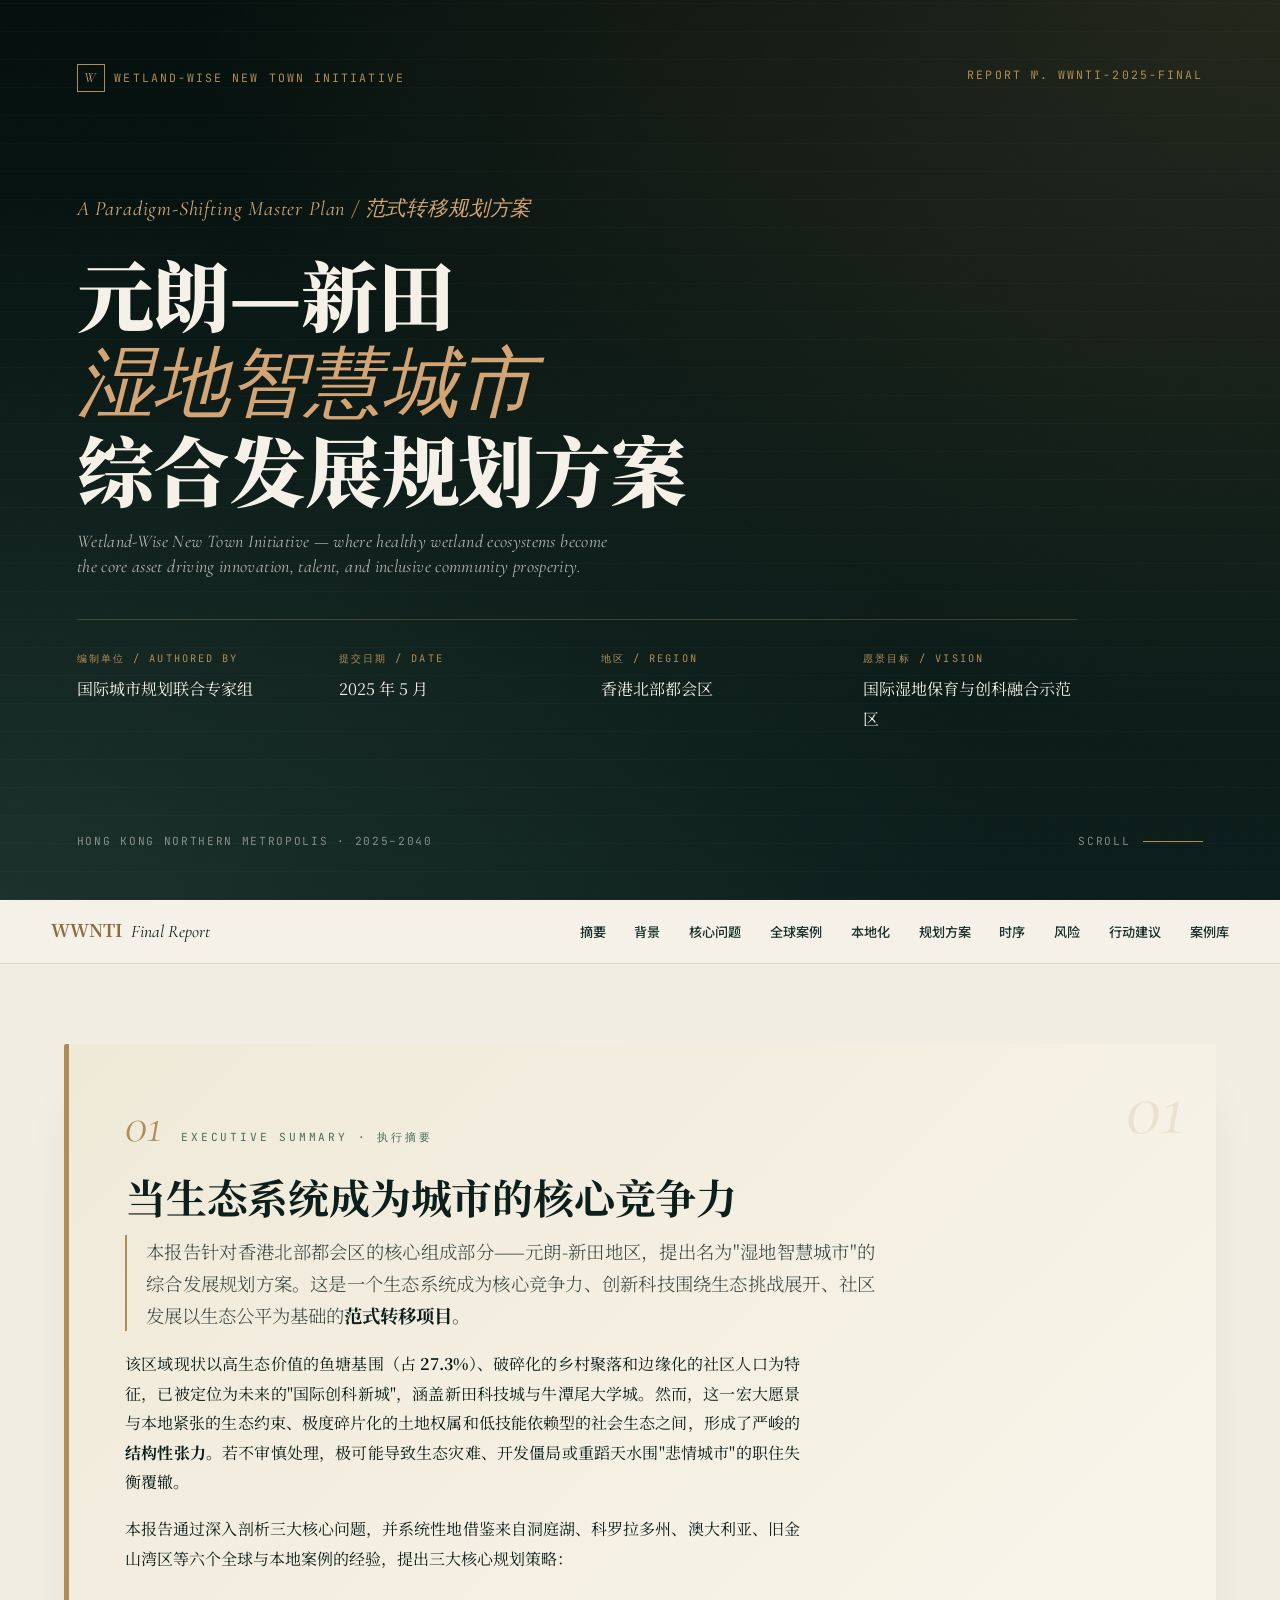
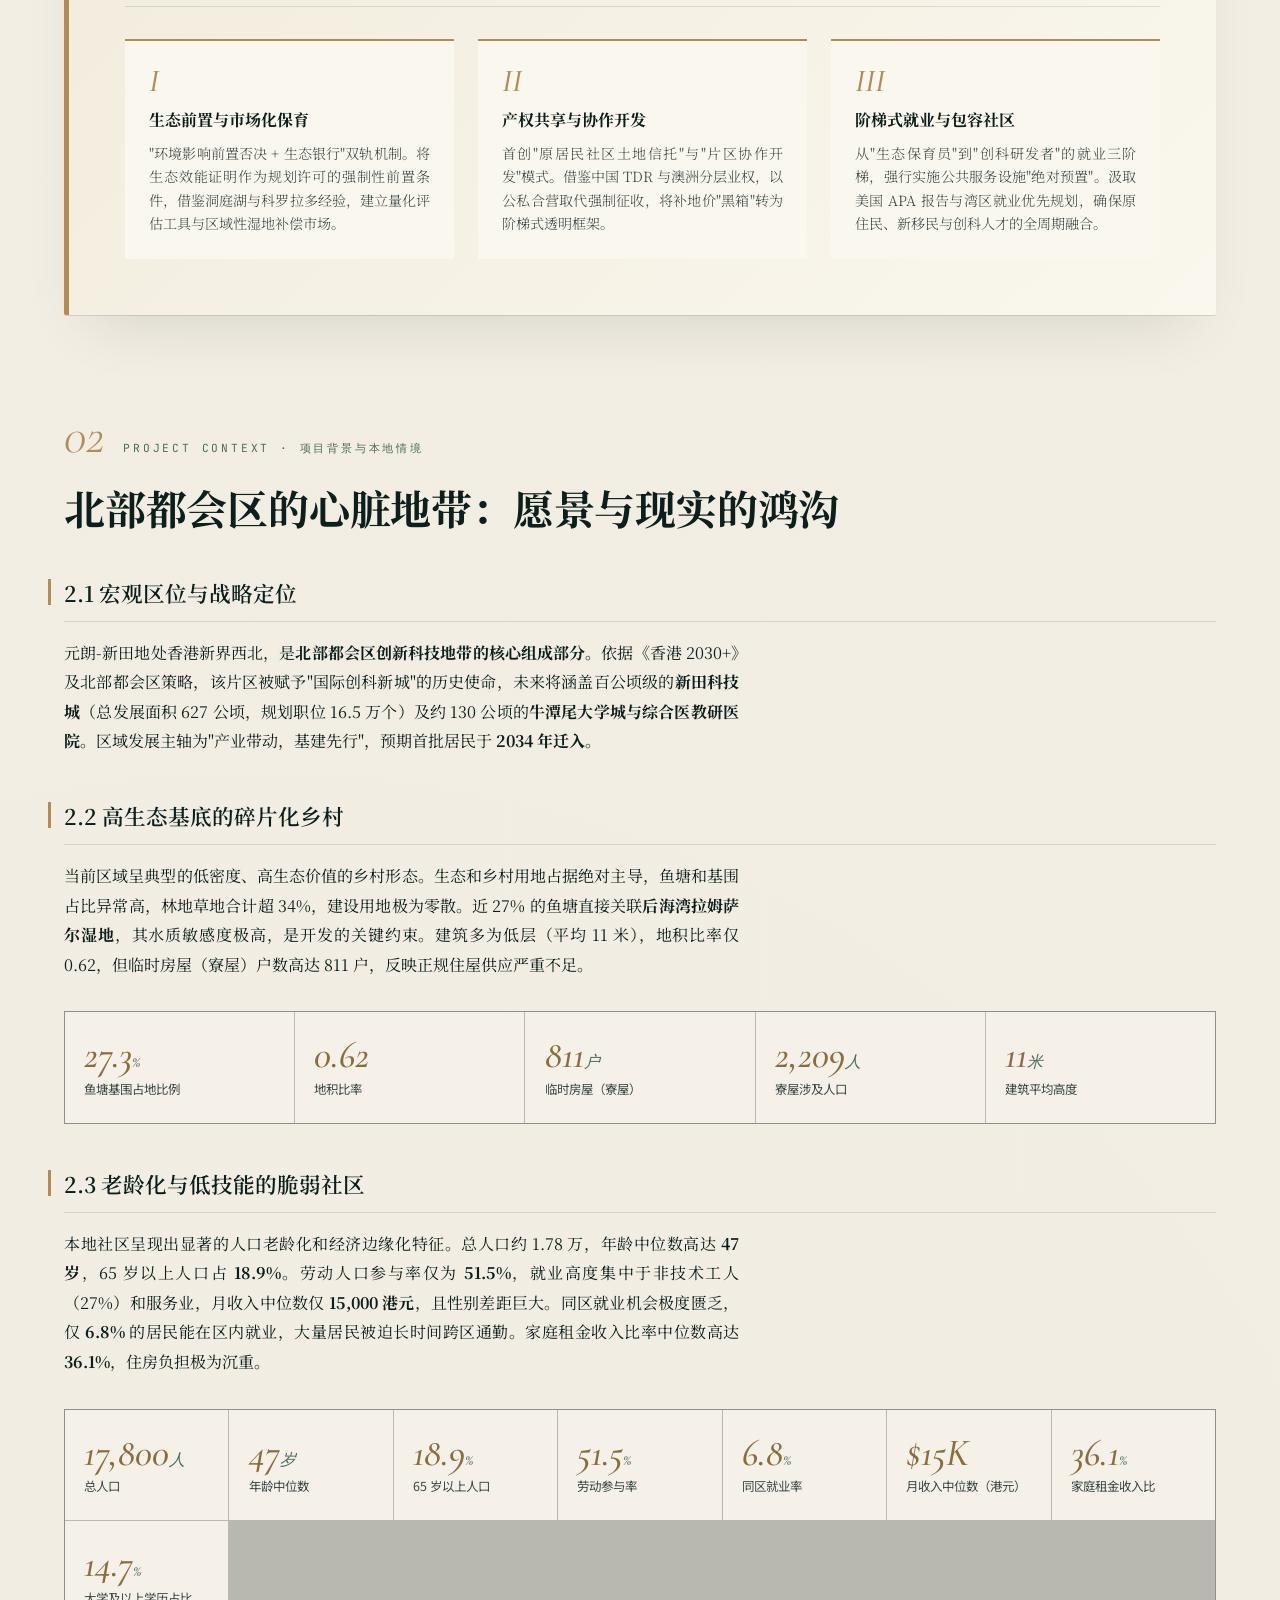
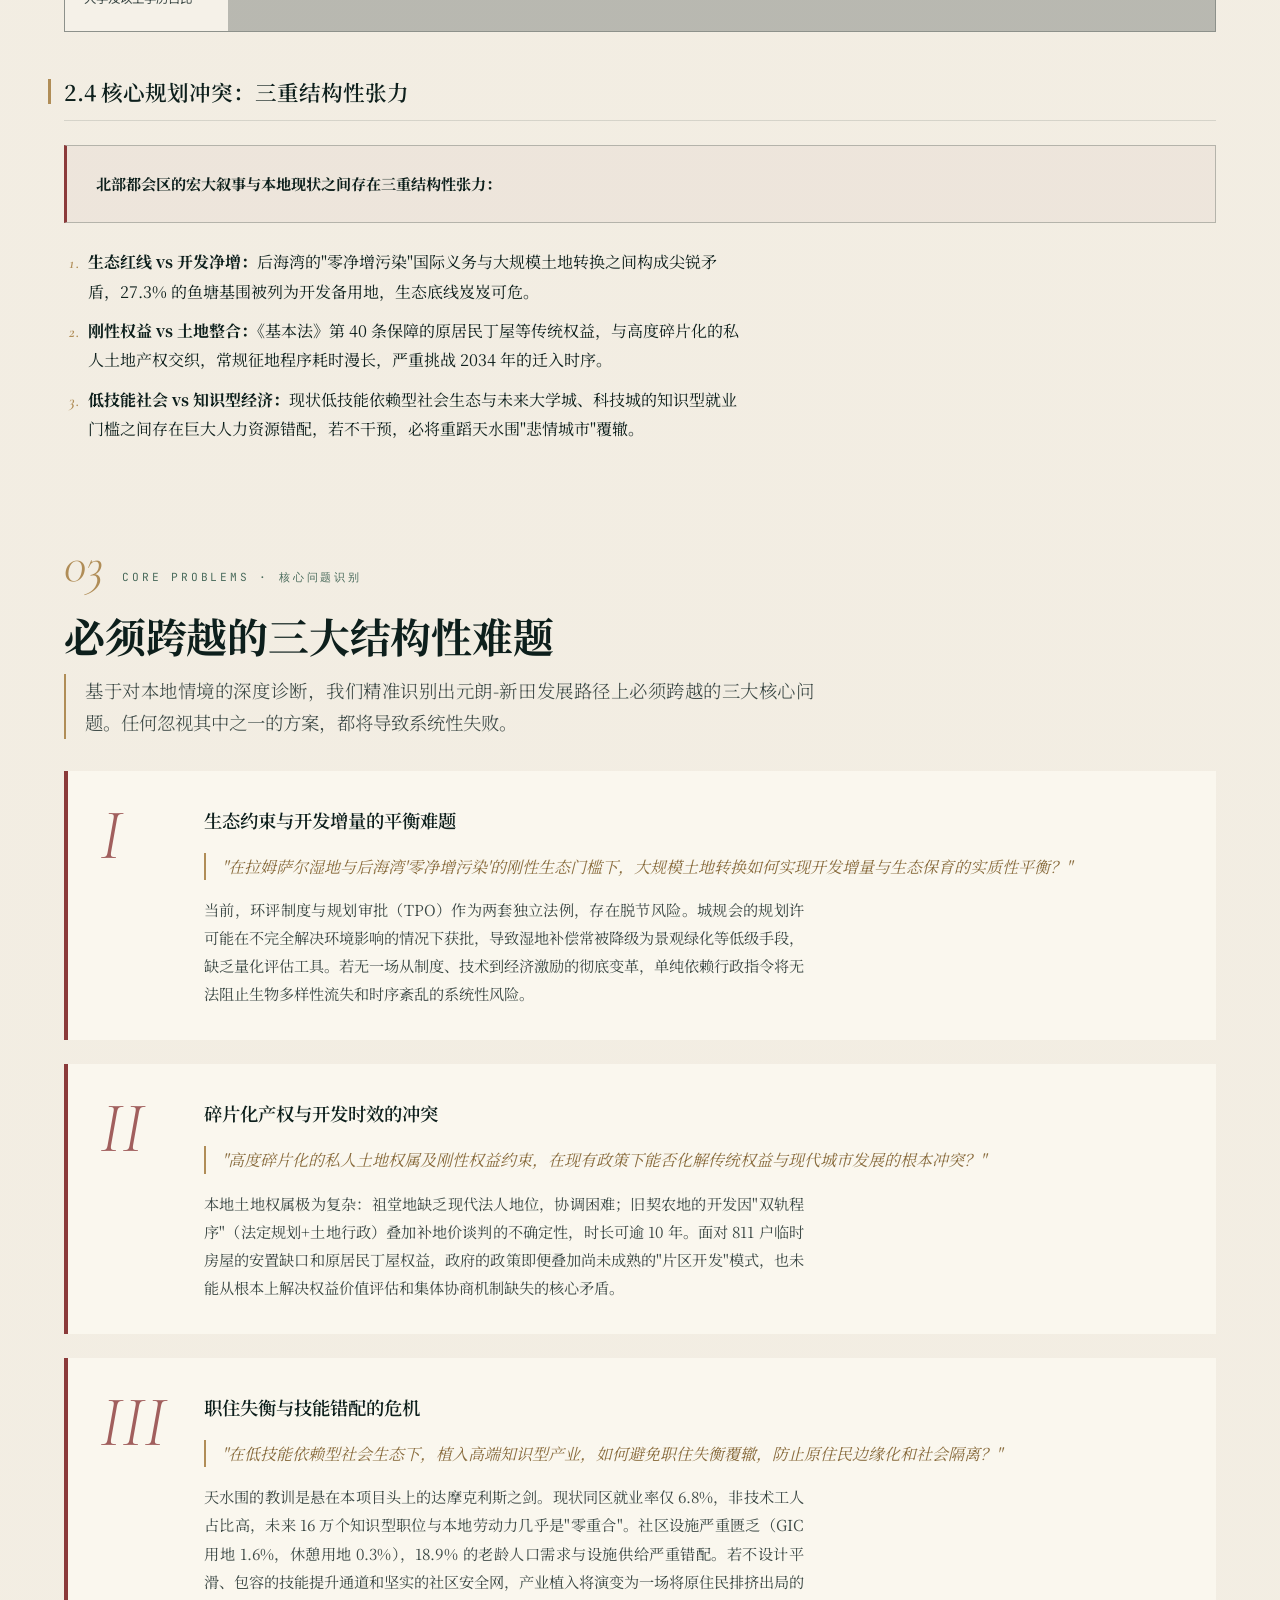
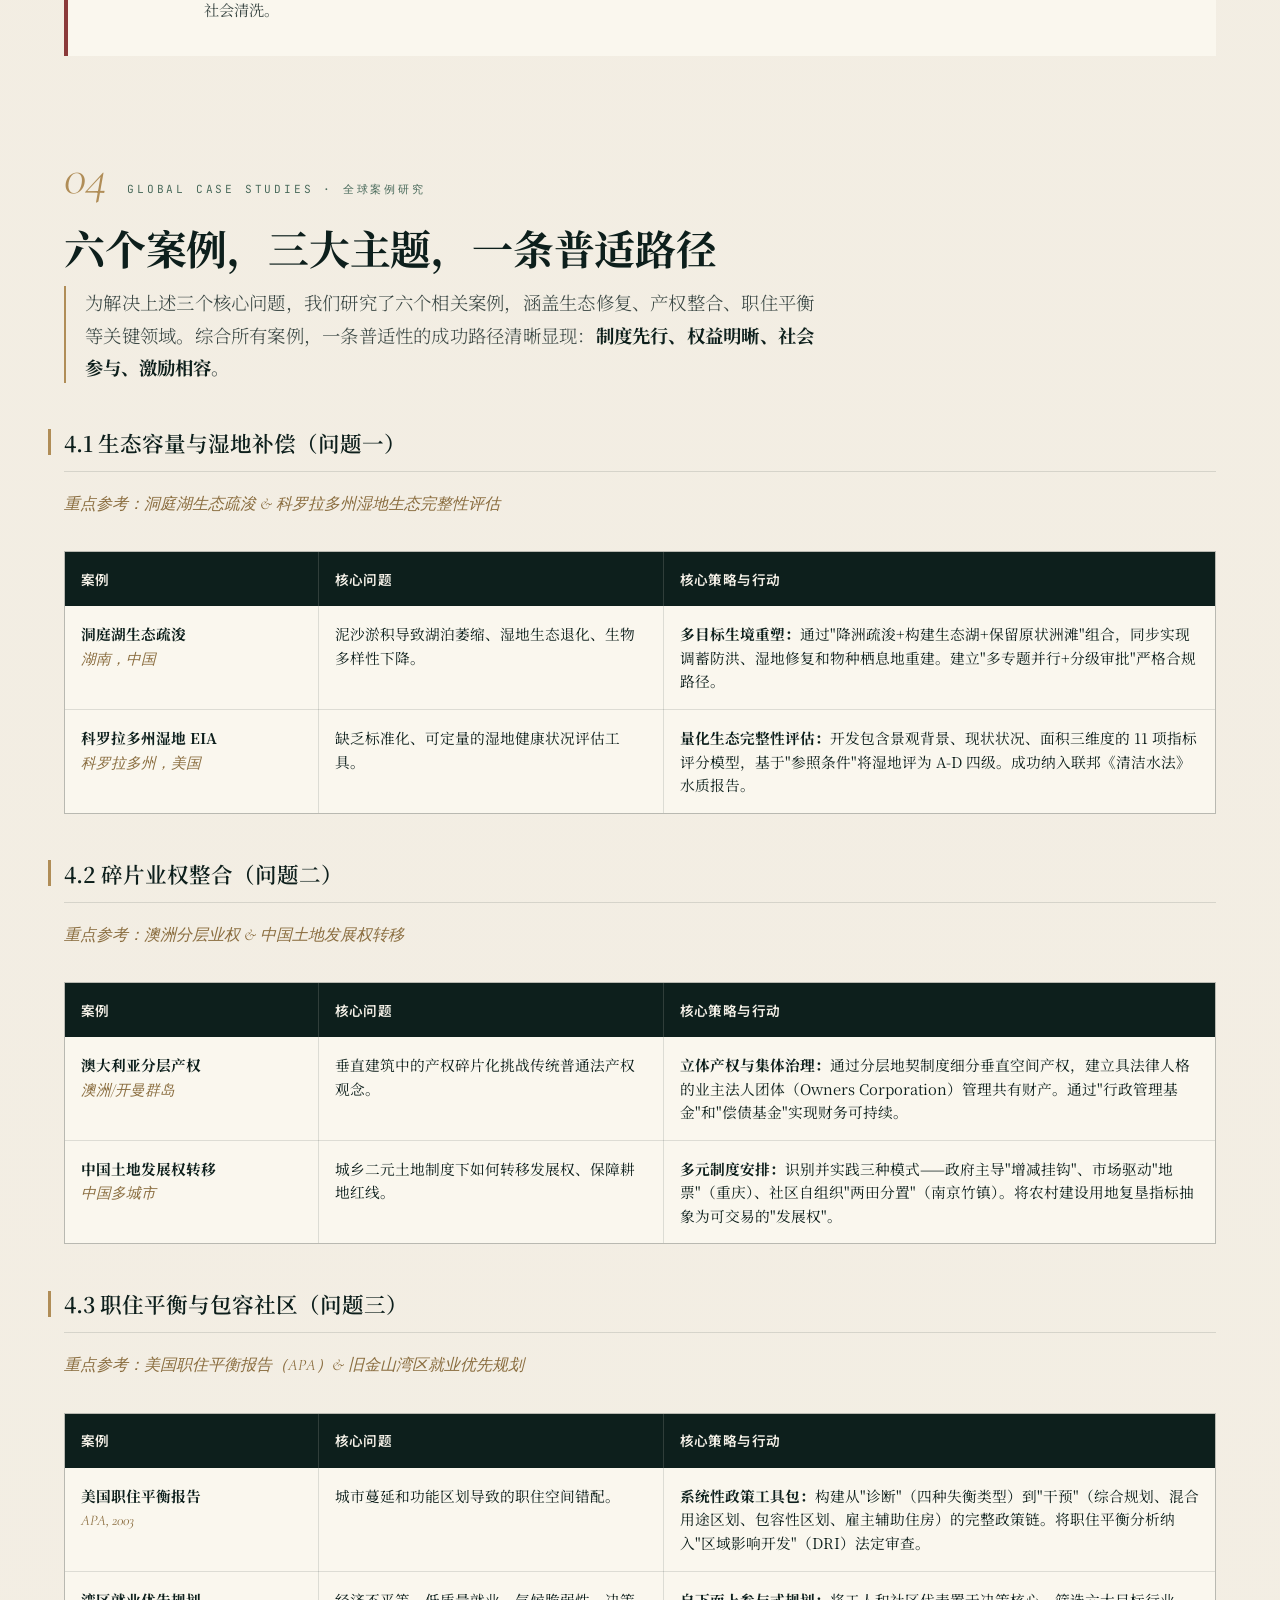
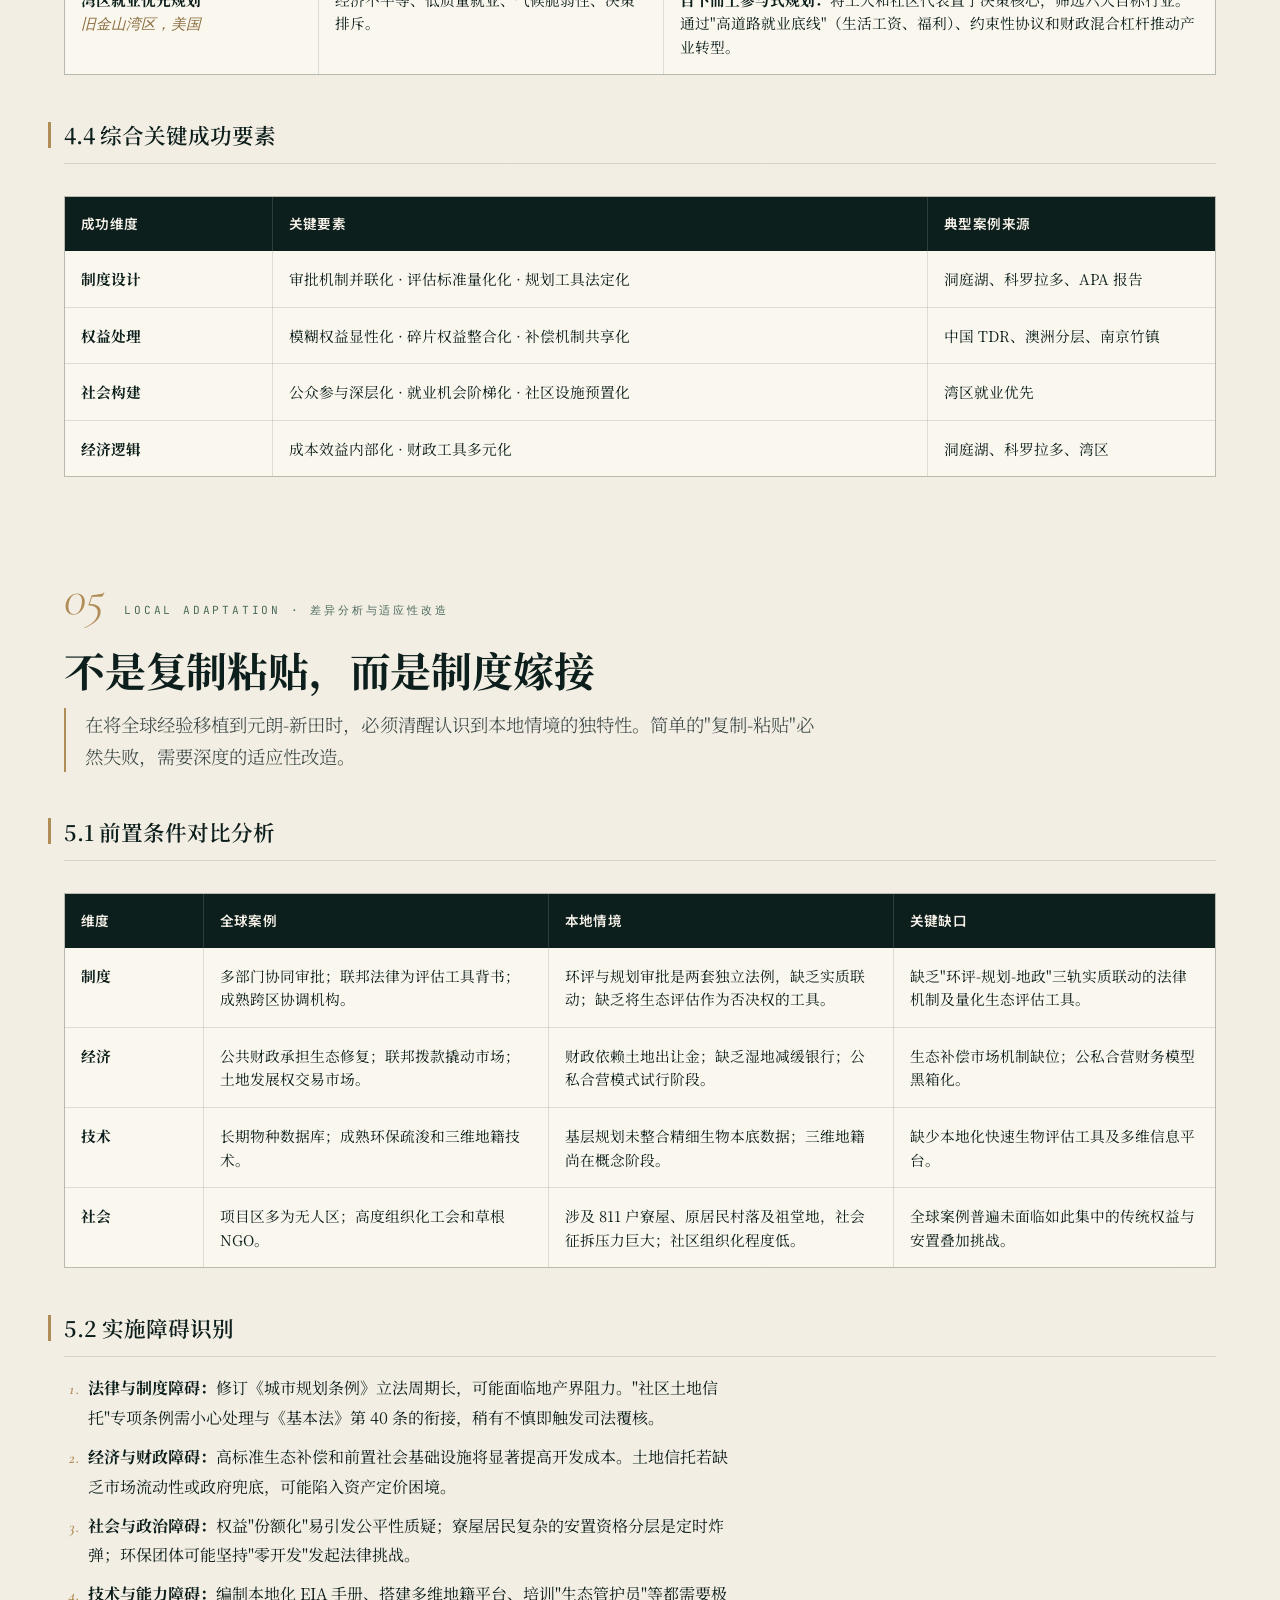
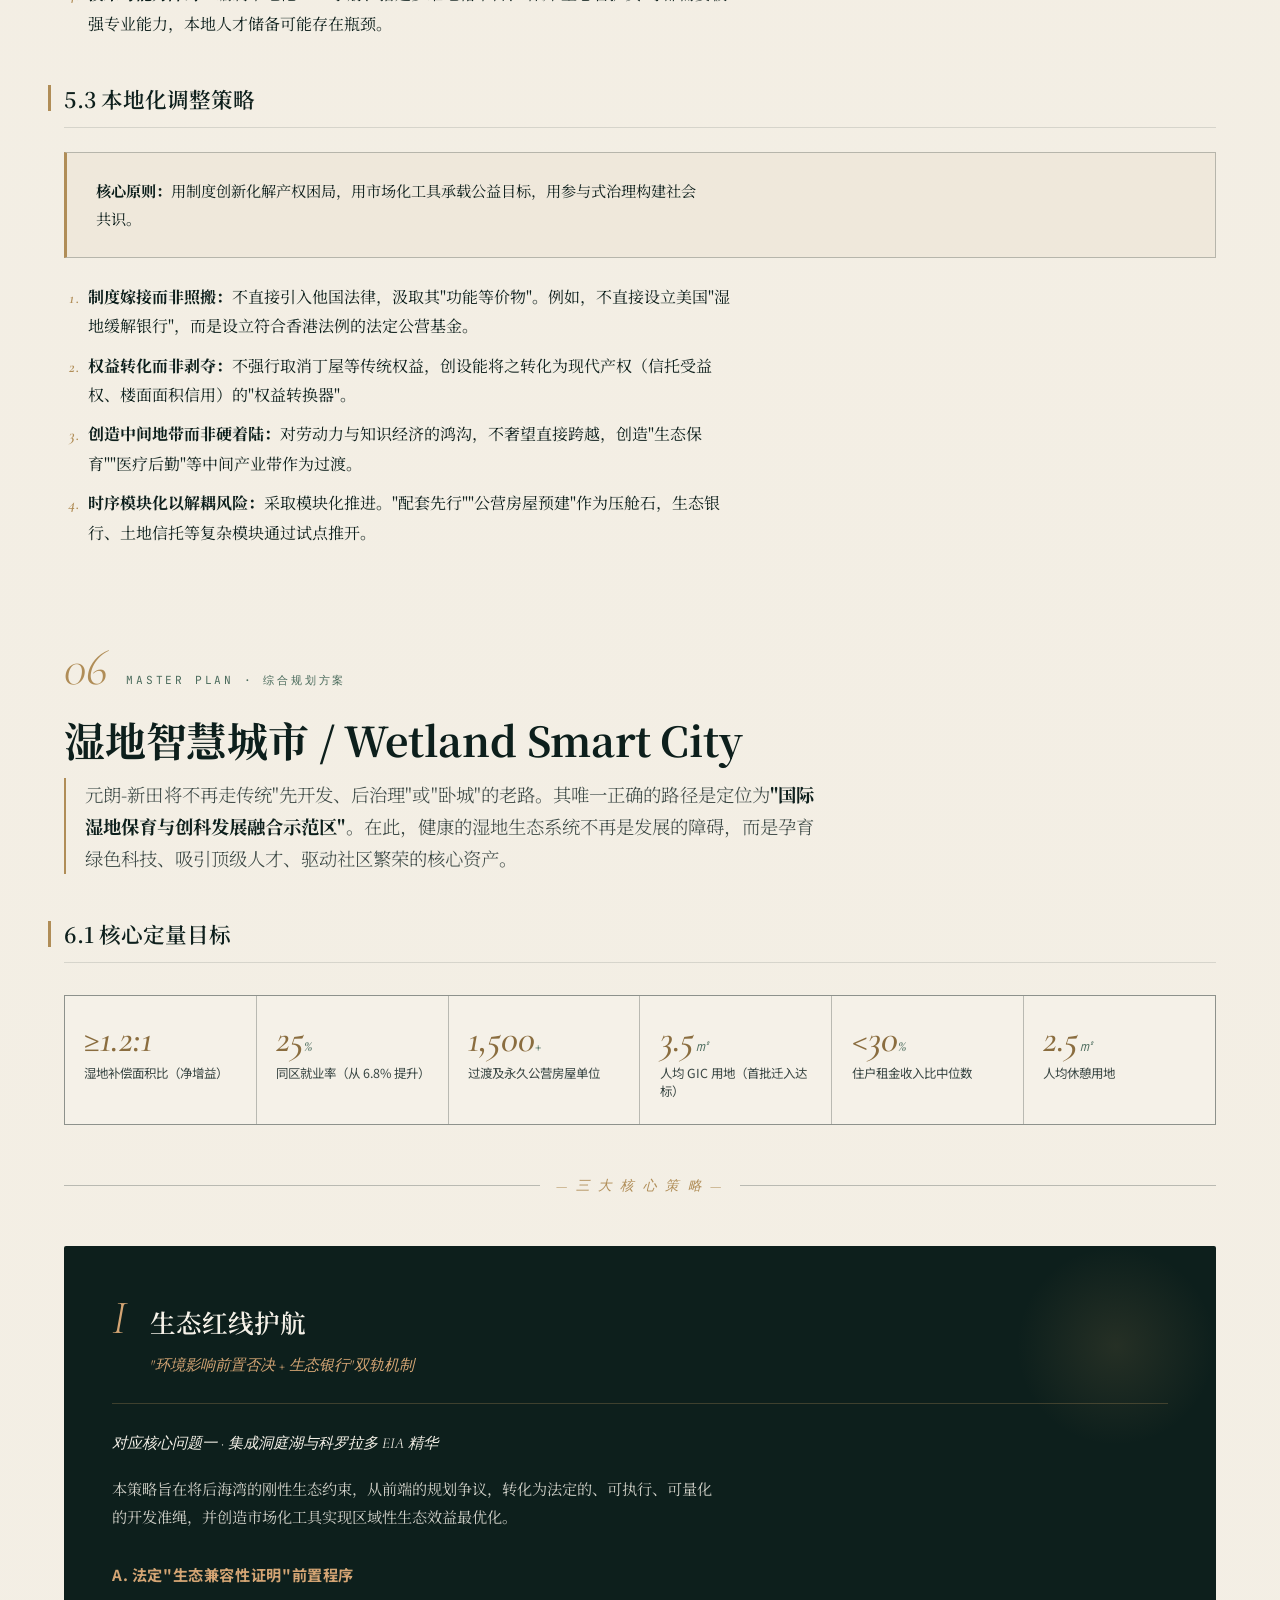
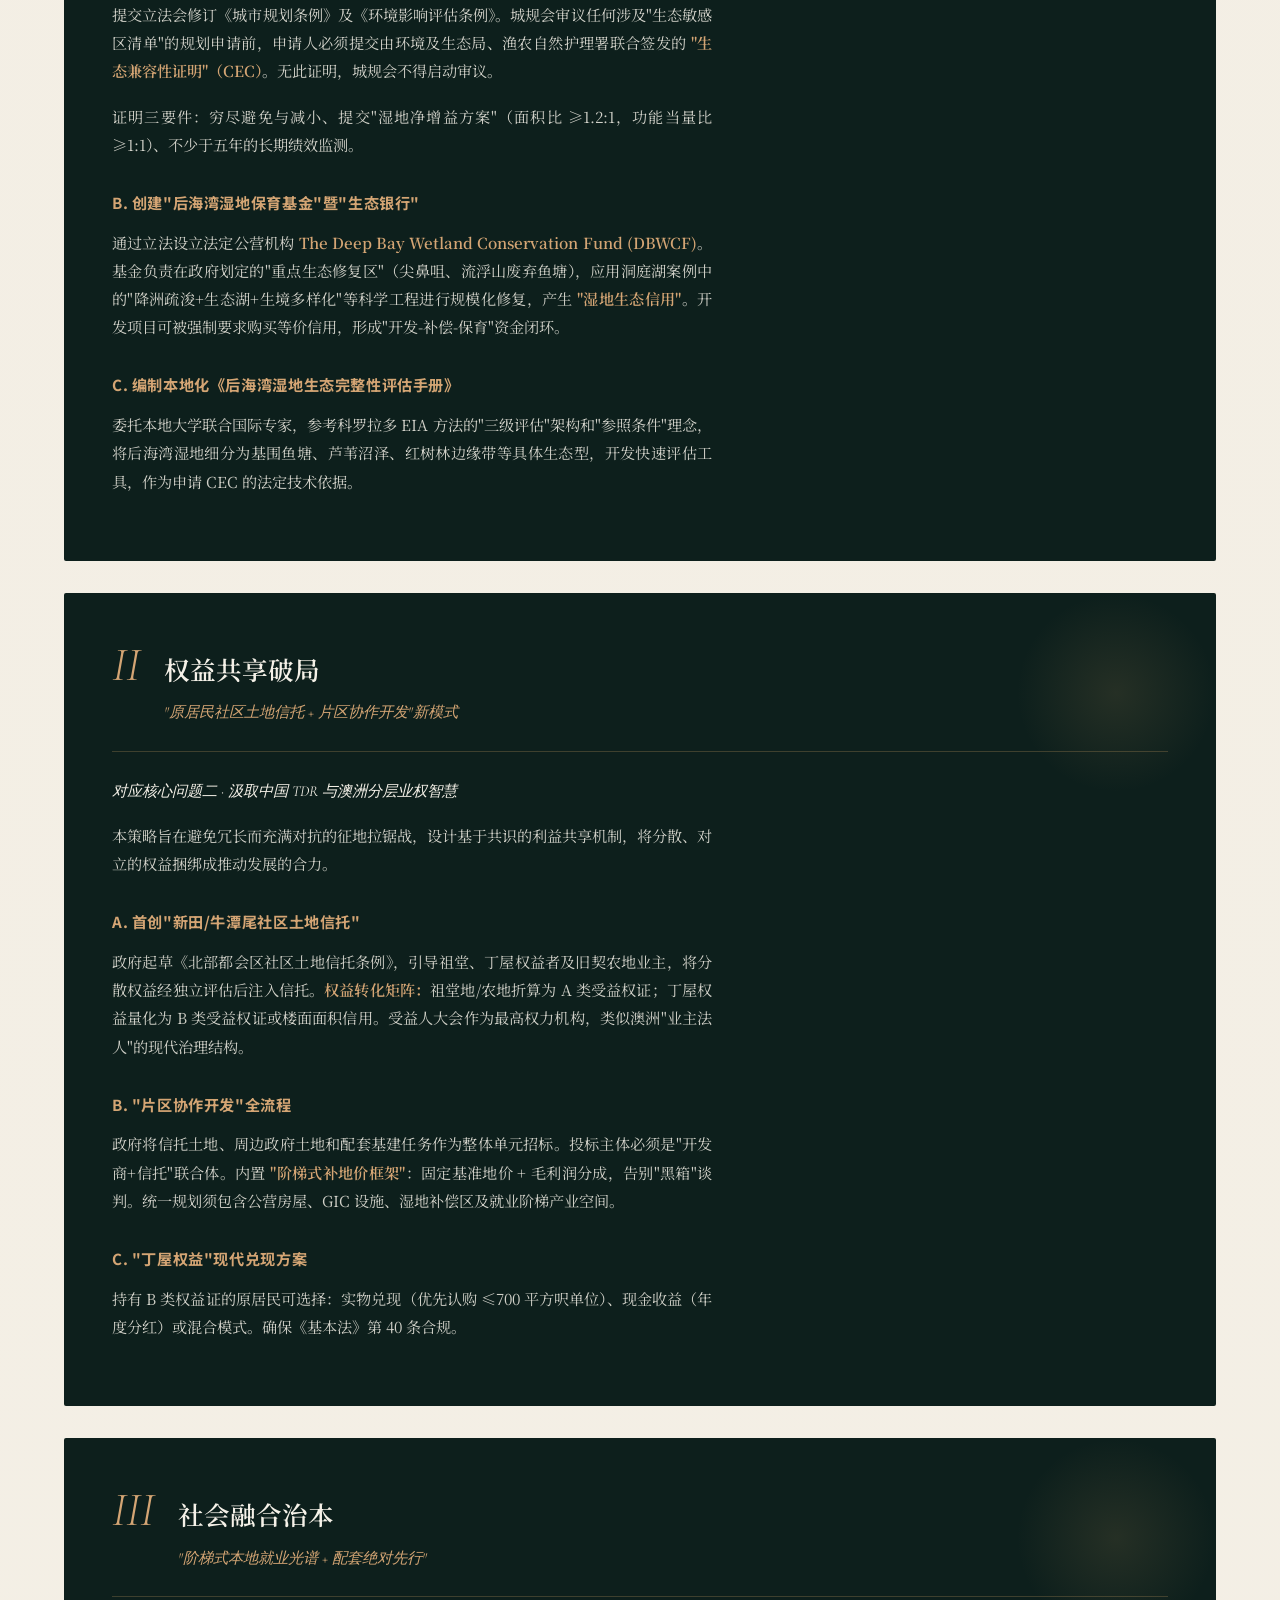
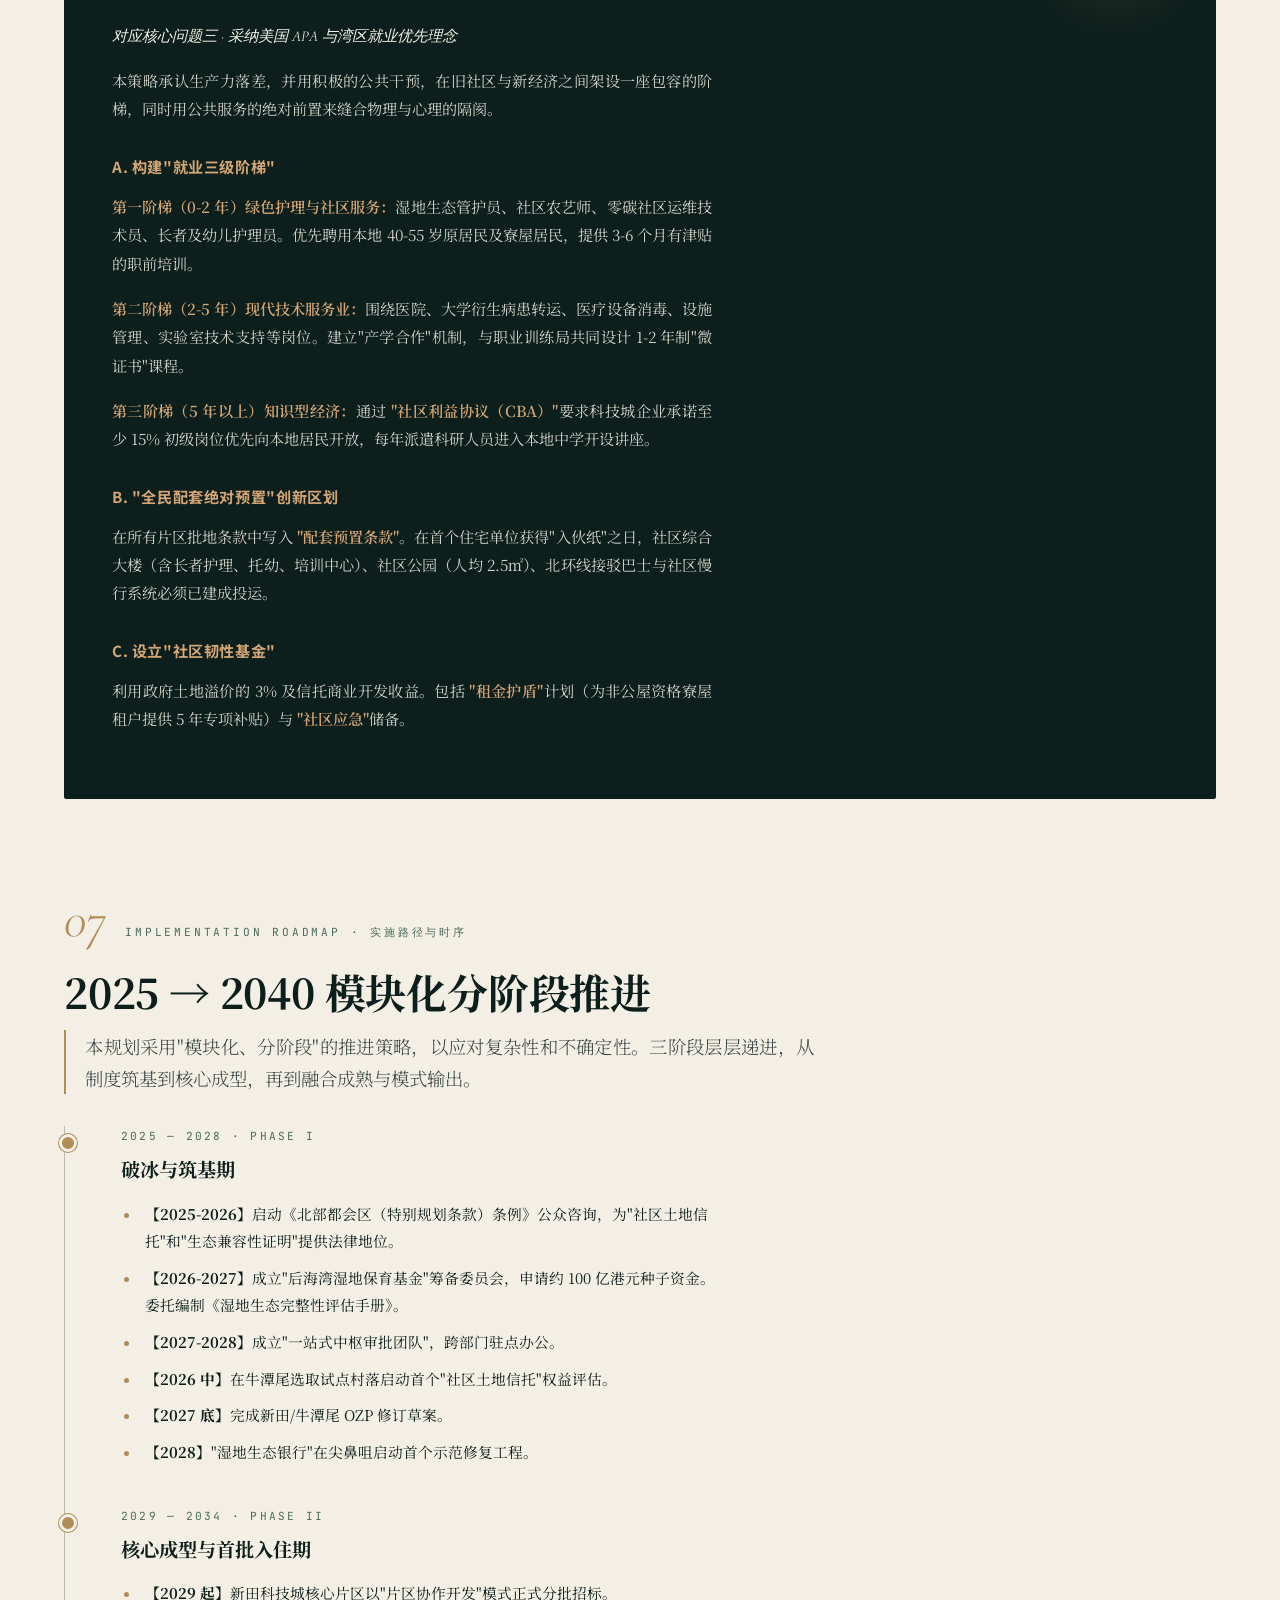
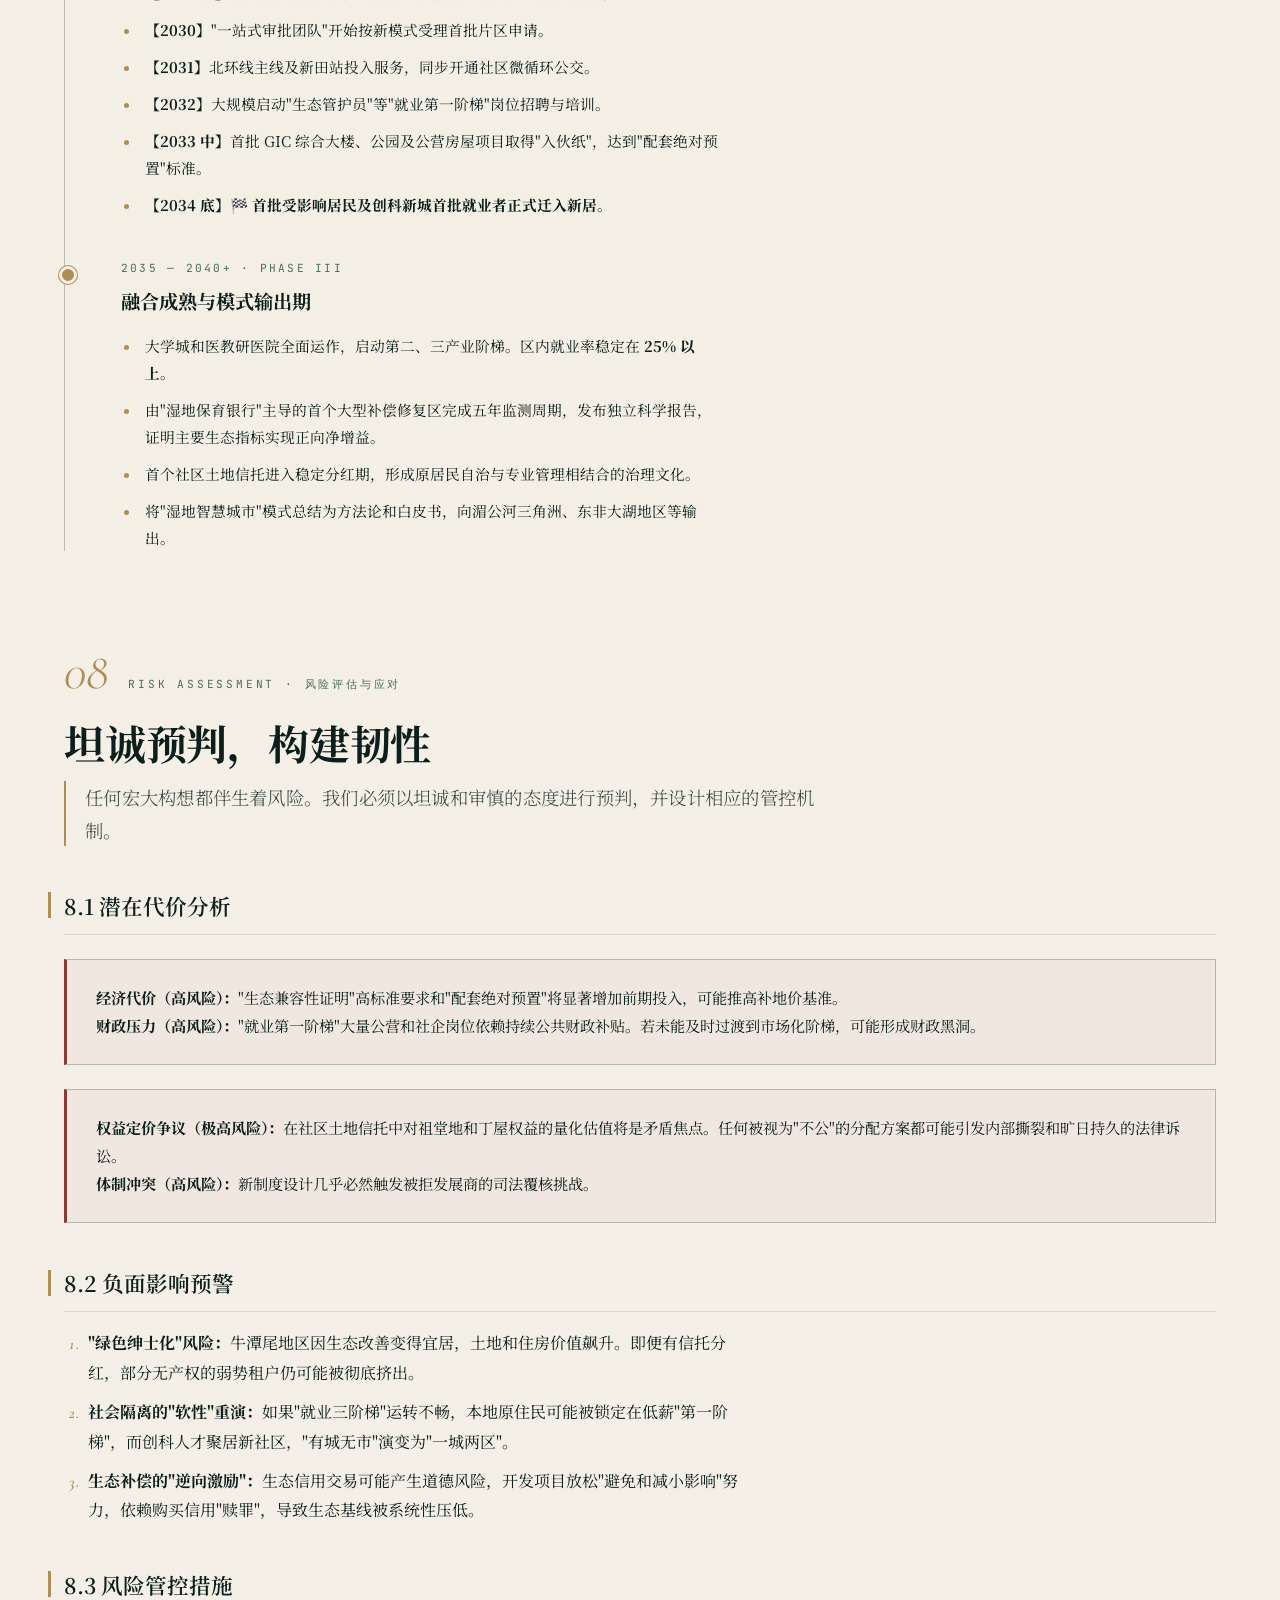
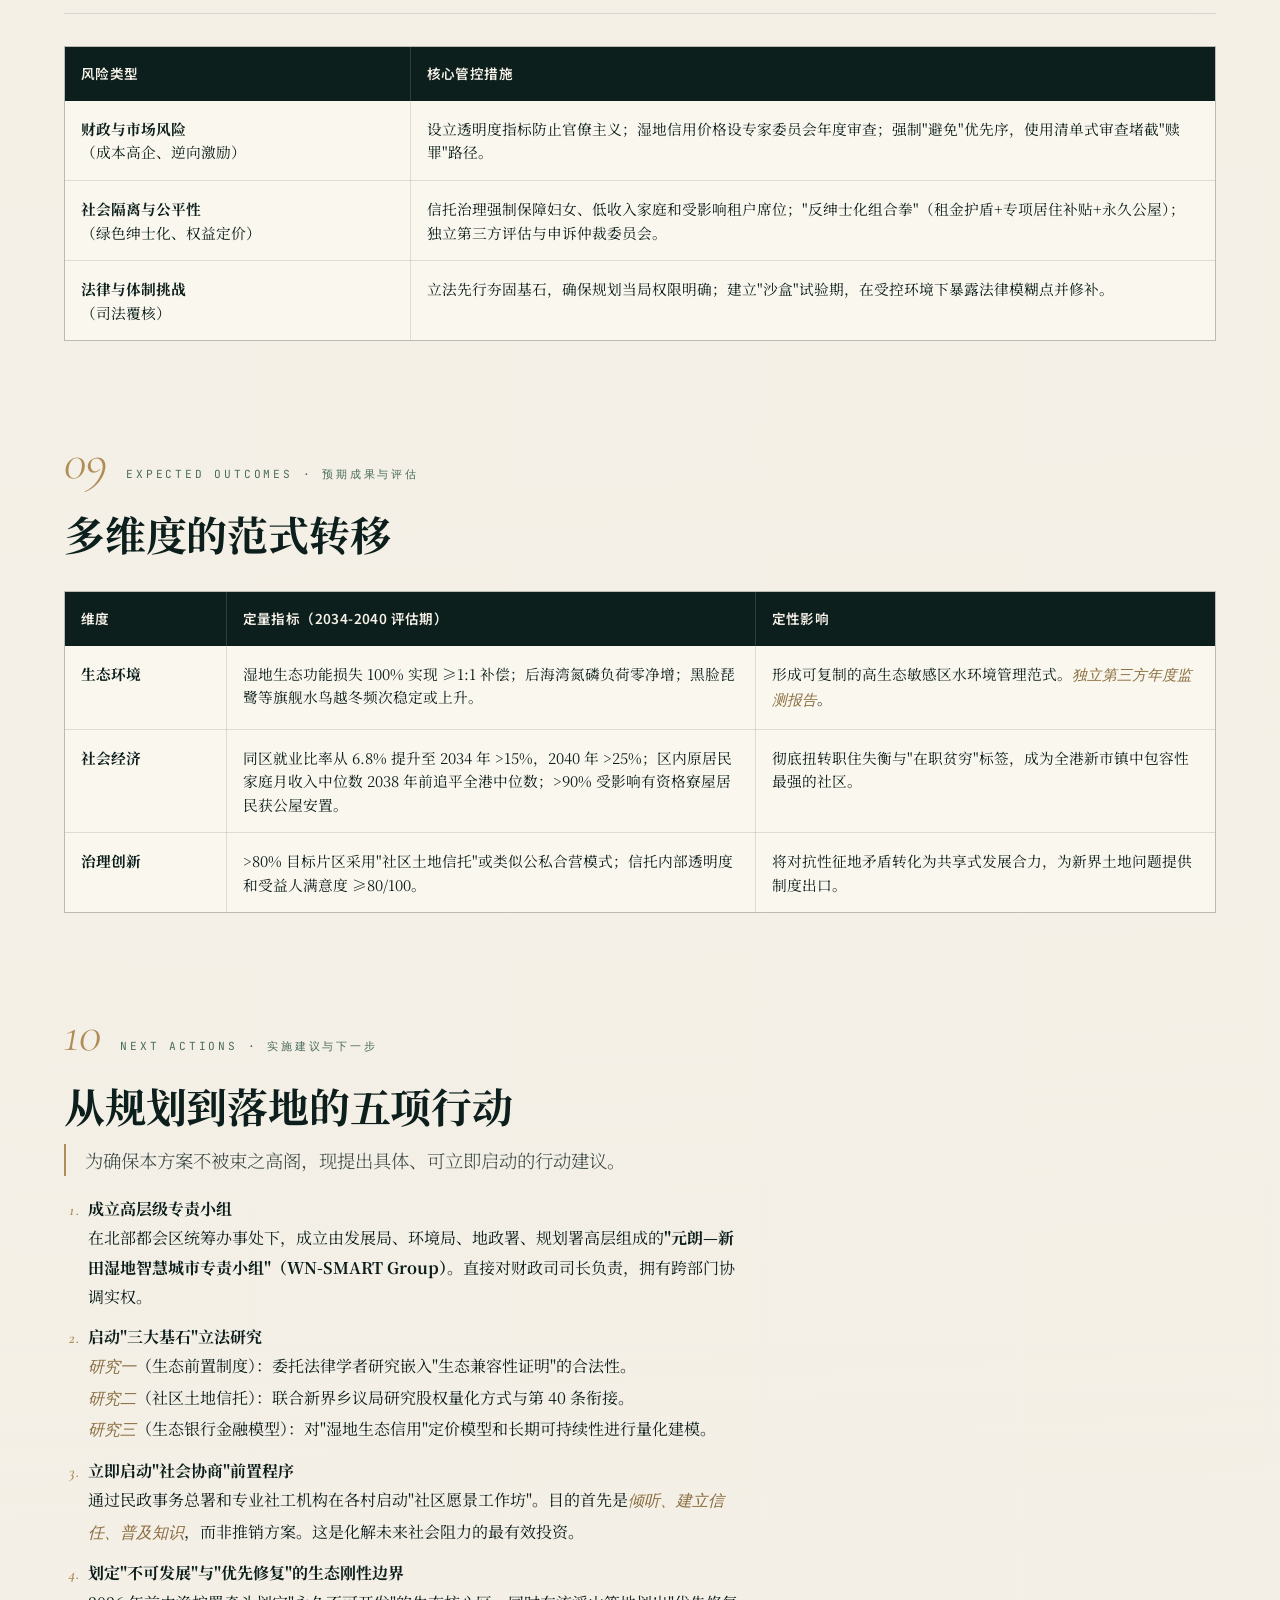
<file: example_output/San Tin/san_tin_index.html>
<!DOCTYPE html>
<html lang="zh-HK">
<head>
<meta charset="UTF-8">
<meta name="viewport" content="width=device-width, initial-scale=1.0">
<title>WWNTI · 元朗—新田湿地智慧城市综合发展规划方案</title>
<style>
/* ============================================
   WWNTI - 元朗-新田湿地智慧城市规划报告
   编辑风格 · 深墨调 · 专业咨询报告
   ============================================ */

@import url('https://fonts.googleapis.com/css2?family=Noto+Serif+SC:wght@300;400;500;600;700;900&family=Noto+Sans+SC:wght@300;400;500;700&family=Cormorant+Garamond:ital,wght@0,300;0,400;0,500;0,600;0,700;1,400&family=JetBrains+Mono:wght@400;500&display=swap');

:root {
  /* 色彩系统 - 墨绿与赭金 */
  --ink: #0d1f1c;
  --ink-deep: #06110f;
  --ink-soft: #1a302c;
  --paper: #f5f1e8;
  --paper-warm: #efe9d8;
  --paper-light: #faf7ee;
  --gold: #b08d57;
  --gold-bright: #d4a574;
  --gold-deep: #8a6d3f;
  --moss: #4a6b5c;
  --moss-light: #6b8a7a;
  --crimson: #8b3a3a;
  --slate: #3a4744;
  --rule: rgba(13, 31, 28, 0.12);
  --rule-strong: rgba(13, 31, 28, 0.25);

  /* 字体 */
  --font-serif-cn: "Noto Serif SC", "Source Han Serif SC", "Songti SC", serif;
  --font-sans-cn: "Noto Sans SC", "PingFang SC", "Hiragino Sans GB", sans-serif;
  --font-serif-en: "Cormorant Garamond", "EB Garamond", Georgia, serif;
  --font-mono: "JetBrains Mono", "SF Mono", Menlo, monospace;
}

* { box-sizing: border-box; }

html { scroll-behavior: smooth; }

body {
  margin: 0;
  background: var(--paper);
  color: var(--ink);
  font-family: var(--font-serif-cn);
  font-size: 16px;
  line-height: 1.85;
  -webkit-font-smoothing: antialiased;
  text-rendering: optimizeLegibility;
  background-image:
    radial-gradient(circle at 20% 10%, rgba(176, 141, 87, 0.04) 0%, transparent 50%),
    radial-gradient(circle at 80% 80%, rgba(74, 107, 92, 0.04) 0%, transparent 50%);
}

/* 纸张纹理 */
body::before {
  content: '';
  position: fixed;
  inset: 0;
  pointer-events: none;
  background-image:
    repeating-linear-gradient(45deg, rgba(13,31,28,0.008) 0px, transparent 1px, transparent 3px),
    repeating-linear-gradient(-45deg, rgba(176,141,87,0.006) 0px, transparent 1px, transparent 3px);
  z-index: 1;
}

/* ============================================
   封面 Hero
   ============================================ */
.cover {
  position: relative;
  min-height: 100vh;
  background: var(--ink);
  color: var(--paper);
  overflow: hidden;
  display: flex;
  flex-direction: column;
  padding: 4rem 6vw 3rem;
}

.cover::before {
  content: '';
  position: absolute;
  inset: 0;
  background:
    radial-gradient(ellipse at top right, rgba(176, 141, 87, 0.18) 0%, transparent 60%),
    radial-gradient(ellipse at bottom left, rgba(74, 107, 92, 0.25) 0%, transparent 55%),
    linear-gradient(180deg, var(--ink-deep) 0%, var(--ink) 100%);
}

.cover::after {
  content: '';
  position: absolute;
  inset: 0;
  background-image:
    repeating-linear-gradient(0deg, rgba(245, 241, 232, 0.02) 0px, rgba(245, 241, 232, 0.02) 1px, transparent 1px, transparent 28px);
  pointer-events: none;
}

.cover-inner {
  position: relative;
  z-index: 2;
  display: grid;
  grid-template-rows: auto 1fr auto;
  flex: 1;
  gap: 2rem;
}

.cover-top {
  display: flex;
  justify-content: space-between;
  align-items: flex-start;
  font-family: var(--font-mono);
  font-size: 0.72rem;
  letter-spacing: 0.18em;
  color: var(--gold);
  text-transform: uppercase;
}

.cover-top .brand {
  display: flex;
  align-items: center;
  gap: 0.6rem;
}

.cover-top .brand-mark {
  width: 28px; height: 28px;
  border: 1px solid var(--gold);
  display: grid; place-items: center;
  font-family: var(--font-serif-en);
  font-size: 0.9rem;
  font-style: italic;
  color: var(--gold-bright);
}

.cover-center {
  align-self: center;
  max-width: 1100px;
}

.cover-eyebrow {
  font-family: var(--font-serif-en);
  font-style: italic;
  font-size: clamp(1.1rem, 1.6vw, 1.4rem);
  color: var(--gold-bright);
  letter-spacing: 0.04em;
  margin-bottom: 1.5rem;
}

.cover-title {
  font-family: var(--font-serif-cn);
  font-weight: 900;
  font-size: clamp(2.6rem, 6vw, 5.2rem);
  line-height: 1.08;
  letter-spacing: -0.01em;
  margin: 0 0 1.2rem;
  color: var(--paper);
}

.cover-title .accent {
  color: var(--gold-bright);
  font-style: italic;
  font-family: var(--font-serif-en);
  font-weight: 500;
}

.cover-subtitle {
  font-family: var(--font-serif-en);
  font-size: clamp(1rem, 1.4vw, 1.4rem);
  font-style: italic;
  color: rgba(245, 241, 232, 0.7);
  letter-spacing: 0.02em;
  margin-bottom: 2.5rem;
  max-width: 900px;
  line-height: 1.4;
}

.cover-meta {
  display: grid;
  grid-template-columns: repeat(auto-fit, minmax(180px, 1fr));
  gap: 1.5rem 3rem;
  padding-top: 1.8rem;
  border-top: 1px solid rgba(176, 141, 87, 0.3);
  max-width: 1000px;
}

.meta-block {
  font-family: var(--font-sans-cn);
}

.meta-label {
  font-family: var(--font-mono);
  font-size: 0.65rem;
  letter-spacing: 0.2em;
  color: var(--gold);
  text-transform: uppercase;
  margin-bottom: 0.4rem;
}

.meta-value {
  font-family: var(--font-serif-cn);
  font-size: 1rem;
  color: var(--paper);
  font-weight: 400;
}

.cover-bottom {
  display: flex;
  justify-content: space-between;
  align-items: flex-end;
  font-family: var(--font-mono);
  font-size: 0.7rem;
  letter-spacing: 0.15em;
  color: rgba(245, 241, 232, 0.5);
  text-transform: uppercase;
}

.scroll-hint {
  display: flex;
  align-items: center;
  gap: 0.8rem;
}

.scroll-line {
  width: 60px; height: 1px;
  background: var(--gold);
  animation: scrollPulse 2.5s ease-in-out infinite;
}

@keyframes scrollPulse {
  0%, 100% { opacity: 0.3; transform: scaleX(0.5); transform-origin: left; }
  50% { opacity: 1; transform: scaleX(1); transform-origin: left; }
}

/* ============================================
   导航栏
   ============================================ */
.nav-bar {
  position: sticky;
  top: 0;
  z-index: 100;
  background: rgba(245, 241, 232, 0.94);
  backdrop-filter: blur(12px);
  -webkit-backdrop-filter: blur(12px);
  border-bottom: 1px solid var(--rule);
  padding: 0.9rem 4vw;
  display: flex;
  align-items: center;
  justify-content: space-between;
}

.nav-brand {
  font-family: var(--font-serif-en);
  font-style: italic;
  font-size: 1.1rem;
  color: var(--ink);
}

.nav-brand strong {
  font-family: var(--font-serif-cn);
  font-weight: 700;
  font-style: normal;
  color: var(--gold-deep);
  margin-right: 0.5rem;
}

.nav-links {
  display: flex;
  gap: 1.8rem;
  list-style: none;
  padding: 0; margin: 0;
  font-family: var(--font-sans-cn);
  font-size: 0.82rem;
  font-weight: 500;
}

.nav-links a {
  color: var(--ink-soft);
  text-decoration: none;
  position: relative;
  padding: 0.3rem 0;
  transition: color 0.2s;
}

.nav-links a::after {
  content: '';
  position: absolute;
  left: 0; bottom: 0;
  width: 0; height: 1.5px;
  background: var(--gold);
  transition: width 0.3s ease;
}

.nav-links a:hover {
  color: var(--gold-deep);
}
.nav-links a:hover::after {
  width: 100%;
}

/* ============================================
   主体容器
   ============================================ */
.report {
  position: relative;
  z-index: 2;
  max-width: 1280px;
  margin: 0 auto;
  padding: 5rem 5vw 6rem;
}

.section {
  position: relative;
  margin-bottom: 6rem;
  scroll-margin-top: 80px;
}

.section-num {
  display: flex;
  align-items: baseline;
  gap: 1.2rem;
  margin-bottom: 1.2rem;
}

.section-num .num {
  font-family: var(--font-serif-en);
  font-style: italic;
  font-size: 3.2rem;
  font-weight: 300;
  color: var(--gold);
  line-height: 1;
}

.section-num .tag {
  font-family: var(--font-mono);
  font-size: 0.7rem;
  letter-spacing: 0.25em;
  text-transform: uppercase;
  color: var(--moss);
  padding-top: 0.4rem;
}

.section h2 {
  font-family: var(--font-serif-cn);
  font-weight: 700;
  font-size: clamp(1.8rem, 3.2vw, 2.8rem);
  line-height: 1.25;
  margin: 0 0 0.8rem;
  color: var(--ink);
  letter-spacing: -0.005em;
}

.section h3 {
  font-family: var(--font-serif-cn);
  font-weight: 600;
  font-size: 1.35rem;
  margin: 2.5rem 0 1rem;
  color: var(--ink);
  padding-bottom: 0.5rem;
  border-bottom: 1px solid var(--rule);
  position: relative;
}

.section h3::before {
  content: '';
  position: absolute;
  left: -1rem; top: 0.3em;
  width: 3px; height: 1.2em;
  background: var(--gold);
}

.section h4 {
  font-family: var(--font-serif-cn);
  font-weight: 600;
  font-size: 1.08rem;
  margin: 1.8rem 0 0.8rem;
  color: var(--ink-soft);
}

.section h5 {
  font-family: var(--font-sans-cn);
  font-weight: 700;
  font-size: 0.92rem;
  letter-spacing: 0.04em;
  margin: 1.2rem 0 0.5rem;
  color: var(--gold-deep);
  text-transform: uppercase;
}

.section-lead {
  font-family: var(--font-serif-cn);
  font-size: 1.15rem;
  line-height: 1.75;
  color: var(--slate);
  margin: 0 0 2rem;
  max-width: 70ch;
  font-weight: 300;
  border-left: 2px solid var(--gold);
  padding-left: 1.2rem;
}

.section p {
  margin: 0 0 1.1rem;
  max-width: 75ch;
  text-align: justify;
  text-justify: inter-character;
}

.section ul, .section ol {
  max-width: 75ch;
  padding-left: 1.2rem;
}

.section ul li, .section ol li {
  margin-bottom: 0.6rem;
  padding-left: 0.3rem;
}

.section ul li::marker {
  color: var(--gold);
  font-size: 0.85em;
}

.section ol li::marker {
  color: var(--gold);
  font-family: var(--font-serif-en);
  font-style: italic;
  font-weight: 600;
}

.section strong {
  color: var(--ink);
  font-weight: 700;
}

.section em {
  font-family: var(--font-serif-en);
  font-style: italic;
  color: var(--gold-deep);
}

/* ============================================
   执行摘要 - 特殊处理
   ============================================ */
.executive {
  background: linear-gradient(135deg, var(--paper-warm) 0%, var(--paper-light) 100%);
  padding: 3.5rem 3.5rem;
  margin: 0 0 6rem;
  border-radius: 2px;
  border-left: 5px solid var(--gold);
  position: relative;
  box-shadow:
    0 1px 0 var(--rule),
    0 30px 60px -30px rgba(13, 31, 28, 0.15);
}

.executive::before {
  content: '01';
  position: absolute;
  top: 1.5rem; right: 2rem;
  font-family: var(--font-serif-en);
  font-style: italic;
  font-size: 5rem;
  color: var(--gold);
  opacity: 0.15;
  line-height: 1;
  font-weight: 400;
}

.executive h2 {
  margin-top: 0;
}

.exec-strategies {
  display: grid;
  grid-template-columns: repeat(auto-fit, minmax(260px, 1fr));
  gap: 1.5rem;
  margin-top: 2rem;
  padding-top: 2rem;
  border-top: 1px solid var(--rule);
}

.strategy-card {
  background: var(--paper-light);
  padding: 1.5rem;
  border-top: 2px solid var(--gold);
  position: relative;
}

.strategy-card .strat-num {
  font-family: var(--font-serif-en);
  font-style: italic;
  font-size: 2rem;
  font-weight: 500;
  color: var(--gold);
  line-height: 1;
  margin-bottom: 0.5rem;
}

.strategy-card h5 {
  font-family: var(--font-serif-cn);
  font-weight: 700;
  font-size: 1rem;
  letter-spacing: 0;
  text-transform: none;
  color: var(--ink);
  margin: 0 0 0.5rem;
}

.strategy-card p {
  font-size: 0.88rem;
  line-height: 1.65;
  margin: 0;
  color: var(--slate);
  font-weight: 300;
}

/* ============================================
   数据指标块
   ============================================ */
.stats-grid {
  display: grid;
  grid-template-columns: repeat(auto-fit, minmax(160px, 1fr));
  gap: 1px;
  background: var(--rule-strong);
  border: 1px solid var(--rule-strong);
  margin: 2rem 0 2.5rem;
}

.stat {
  background: var(--paper);
  padding: 1.5rem 1.2rem;
  text-align: left;
}

.stat-num {
  font-family: var(--font-serif-en);
  font-style: italic;
  font-size: 2.4rem;
  font-weight: 500;
  color: var(--gold-deep);
  line-height: 1;
  margin-bottom: 0.4rem;
  display: block;
}

.stat-num .unit {
  font-size: 1rem;
  color: var(--moss);
}

.stat-label {
  font-family: var(--font-sans-cn);
  font-size: 0.78rem;
  color: var(--slate);
  line-height: 1.4;
}

/* ============================================
   核心问题卡片
   ============================================ */
.problems {
  display: grid;
  grid-template-columns: 1fr;
  gap: 1.5rem;
  margin: 2rem 0;
}

.problem-card {
  display: grid;
  grid-template-columns: 80px 1fr;
  gap: 1.5rem;
  background: var(--paper-light);
  padding: 2rem;
  border-left: 4px solid var(--crimson);
  position: relative;
}

.problem-card .p-num {
  font-family: var(--font-serif-en);
  font-style: italic;
  font-size: 4.5rem;
  font-weight: 300;
  color: var(--crimson);
  line-height: 0.9;
  opacity: 0.8;
}

.problem-card h4 {
  margin: 0 0 0.8rem;
  font-size: 1.15rem;
  color: var(--ink);
}

.problem-card .quote {
  font-family: var(--font-serif-cn);
  font-style: italic;
  font-size: 1rem;
  color: var(--gold-deep);
  border-left: 2px solid var(--gold);
  padding-left: 1rem;
  margin: 1rem 0;
  line-height: 1.7;
}

.problem-card p {
  font-size: 0.95rem;
  margin: 0;
  color: var(--slate);
}

/* ============================================
   策略大卡片
   ============================================ */
.strategy-block {
  background: var(--ink);
  color: var(--paper);
  padding: 3rem;
  margin: 2rem 0;
  border-radius: 2px;
  position: relative;
  overflow: hidden;
}

.strategy-block::before {
  content: '';
  position: absolute;
  top: 0; right: 0;
  width: 200px; height: 200px;
  background: radial-gradient(circle, rgba(176, 141, 87, 0.15) 0%, transparent 70%);
}

.strategy-block .strat-header {
  display: flex;
  align-items: baseline;
  gap: 1.5rem;
  margin-bottom: 1.5rem;
  padding-bottom: 1.5rem;
  border-bottom: 1px solid rgba(176, 141, 87, 0.3);
  position: relative;
}

.strategy-block .strat-header .num {
  font-family: var(--font-serif-en);
  font-style: italic;
  font-size: 3rem;
  font-weight: 300;
  color: var(--gold-bright);
  line-height: 1;
}

.strategy-block h3 {
  color: var(--paper);
  border: none;
  margin: 0;
  padding: 0;
  font-size: 1.6rem;
}

.strategy-block h3::before { display: none; }

.strategy-block .strat-subtitle {
  font-family: var(--font-serif-en);
  font-style: italic;
  color: var(--gold-bright);
  font-size: 0.95rem;
  margin-top: 0.3rem;
}

.strategy-block h4 {
  color: var(--gold-bright);
  font-family: var(--font-sans-cn);
  font-weight: 700;
  font-size: 0.95rem;
  letter-spacing: 0.04em;
  margin: 1.8rem 0 0.8rem;
}

.strategy-block p, .strategy-block li {
  color: rgba(245, 241, 232, 0.85);
  font-size: 0.95rem;
}

.strategy-block strong {
  color: var(--gold-bright);
  font-weight: 600;
}

.strategy-block em {
  color: var(--paper);
}

.strategy-block ul li::marker {
  color: var(--gold-bright);
}

/* ============================================
   时间线
   ============================================ */
.timeline {
  position: relative;
  margin: 2rem 0;
  padding-left: 2rem;
  border-left: 1px solid var(--rule-strong);
}

.timeline-phase {
  position: relative;
  margin-bottom: 2.5rem;
  padding-left: 1.5rem;
}

.timeline-phase::before {
  content: '';
  position: absolute;
  left: -2.4rem;
  top: 0.5rem;
  width: 12px; height: 12px;
  background: var(--gold);
  border-radius: 50%;
  border: 3px solid var(--paper);
  box-shadow: 0 0 0 1px var(--gold);
}

.timeline-phase .phase-label {
  font-family: var(--font-mono);
  font-size: 0.7rem;
  letter-spacing: 0.2em;
  color: var(--moss);
  text-transform: uppercase;
}

.timeline-phase .phase-title {
  font-family: var(--font-serif-cn);
  font-weight: 700;
  font-size: 1.2rem;
  color: var(--ink);
  margin: 0.3rem 0 0.8rem;
}

.timeline-phase ul {
  margin: 0.5rem 0;
  font-size: 0.92rem;
}

/* ============================================
   案例对比表格 / 表格
   ============================================ */
.table-wrap {
  margin: 2rem 0;
  overflow-x: auto;
  border: 1px solid var(--rule-strong);
}

table {
  width: 100%;
  border-collapse: collapse;
  background: var(--paper-light);
  font-size: 0.92rem;
}

thead {
  background: var(--ink);
  color: var(--paper);
}

th {
  text-align: left;
  padding: 0.9rem 1rem;
  font-family: var(--font-sans-cn);
  font-weight: 600;
  font-size: 0.85rem;
  letter-spacing: 0.03em;
  border-right: 1px solid rgba(245, 241, 232, 0.15);
}

th:last-child { border-right: none; }

td {
  padding: 1rem;
  vertical-align: top;
  border-bottom: 1px solid var(--rule);
  border-right: 1px solid var(--rule);
  line-height: 1.6;
}

td:last-child { border-right: none; }

tr:last-child td { border-bottom: none; }

tbody tr:hover {
  background: var(--paper-warm);
}

td strong {
  color: var(--gold-deep);
}

/* ============================================
   案例区块
   ============================================ */
.cases-intro {
  background: var(--paper-warm);
  padding: 2rem 2.5rem;
  margin: 2rem 0;
  border-left: 3px solid var(--moss);
  font-family: var(--font-serif-cn);
  font-style: italic;
  color: var(--slate);
}

.case-detail {
  background: var(--paper-light);
  border: 1px solid var(--rule);
  margin: 1.5rem 0;
  border-radius: 2px;
  overflow: hidden;
}

.case-header {
  background: linear-gradient(180deg, var(--moss) 0%, var(--ink-soft) 100%);
  color: var(--paper);
  padding: 1.8rem 2rem;
  position: relative;
}

.case-header .case-tag {
  font-family: var(--font-mono);
  font-size: 0.68rem;
  letter-spacing: 0.2em;
  color: var(--gold-bright);
  text-transform: uppercase;
  margin-bottom: 0.5rem;
}

.case-header h3 {
  color: var(--paper);
  border: none;
  margin: 0;
  padding: 0;
  font-size: 1.3rem;
  font-family: var(--font-serif-cn);
  font-weight: 600;
}

.case-header h3::before { display: none; }

.case-header .case-meta {
  display: flex;
  flex-wrap: wrap;
  gap: 1.5rem;
  margin-top: 0.8rem;
  font-family: var(--font-sans-cn);
  font-size: 0.82rem;
  color: rgba(245, 241, 232, 0.7);
}

.case-header .case-meta span strong {
  color: var(--gold-bright);
  font-weight: 600;
  margin-right: 0.3rem;
}

.case-body {
  padding: 2rem 2.2rem;
}

.case-body h4 {
  font-family: var(--font-serif-cn);
  font-weight: 700;
  font-size: 1.05rem;
  color: var(--gold-deep);
  margin: 1.5rem 0 0.7rem;
  padding-left: 0.7rem;
  border-left: 3px solid var(--gold);
}

.case-body h4:first-child { margin-top: 0; }

.case-body h5 {
  font-family: var(--font-sans-cn);
  font-weight: 700;
  font-size: 0.9rem;
  color: var(--ink-soft);
  margin: 1rem 0 0.4rem;
  letter-spacing: 0.02em;
  text-transform: none;
}

.case-body p, .case-body li {
  font-size: 0.94rem;
  line-height: 1.75;
}

.case-question {
  background: var(--paper-warm);
  border-left: 3px solid var(--crimson);
  padding: 1rem 1.5rem;
  margin: 0 0 1.5rem;
  font-size: 0.88rem;
  color: var(--slate);
  font-style: italic;
}

.case-question strong {
  color: var(--crimson);
  font-style: normal;
}

.case-url {
  display: inline-flex;
  align-items: center;
  gap: 0.5rem;
  font-family: var(--font-mono);
  font-size: 0.78rem;
  color: var(--gold-deep);
  text-decoration: none;
  margin-top: 0.5rem;
  padding: 0.3rem 0.6rem;
  background: rgba(176, 141, 87, 0.08);
  border: 1px solid rgba(176, 141, 87, 0.25);
  border-radius: 2px;
  transition: all 0.2s;
}

.case-url:hover {
  background: var(--gold);
  color: var(--paper);
}

/* ============================================
   引用块 / 提示框
   ============================================ */
.callout {
  background: var(--paper-warm);
  border: 1px solid var(--rule-strong);
  padding: 1.5rem 1.8rem;
  margin: 1.5rem 0;
  border-left: 3px solid var(--moss);
  font-size: 0.95rem;
}

.callout.warn {
  border-left-color: var(--crimson);
  background: rgba(139, 58, 58, 0.04);
}

.callout.gold {
  border-left-color: var(--gold);
  background: rgba(176, 141, 87, 0.06);
}

/* ============================================
   结尾
   ============================================ */
.outro {
  background: var(--ink);
  color: var(--paper);
  padding: 4rem 4vw;
  margin-top: 6rem;
  position: relative;
}

.outro-inner {
  max-width: 1100px;
  margin: 0 auto;
  text-align: center;
}

.outro h2 {
  font-family: var(--font-serif-en);
  font-style: italic;
  font-weight: 400;
  font-size: clamp(1.6rem, 3vw, 2.4rem);
  color: var(--gold-bright);
  margin: 0 0 1rem;
}

.outro p {
  color: rgba(245, 241, 232, 0.7);
  font-family: var(--font-serif-cn);
  font-size: 0.95rem;
  max-width: 60ch;
  margin: 0 auto 1rem;
  line-height: 1.75;
}

.outro-mark {
  font-family: var(--font-serif-en);
  font-style: italic;
  color: var(--gold);
  letter-spacing: 0.2em;
  font-size: 0.8rem;
  margin-top: 2rem;
  border-top: 1px solid rgba(176, 141, 87, 0.3);
  padding-top: 1.5rem;
  display: inline-block;
  padding-left: 2rem;
  padding-right: 2rem;
}

/* ============================================
   响应式
   ============================================ */
@media (max-width: 900px) {
  .report { padding: 3rem 6vw 4rem; }
  .executive { padding: 2rem 1.8rem; }
  .strategy-block { padding: 2rem 1.5rem; }
  .case-body { padding: 1.5rem 1.5rem; }
  .case-header { padding: 1.4rem 1.5rem; }
  .nav-links { display: none; }
  .problem-card { grid-template-columns: 1fr; padding: 1.5rem; }
  .problem-card .p-num { font-size: 3rem; }
  .cover { padding: 3rem 6vw 2rem; }
  .cover-top { flex-direction: column; gap: 1rem; }
  .cover-bottom { flex-direction: column; align-items: flex-start; gap: 1rem; }
  .section-num .num { font-size: 2.2rem; }
}

@media (max-width: 600px) {
  body { font-size: 15px; }
  table { font-size: 0.82rem; }
  th, td { padding: 0.7rem 0.6rem; }
}

/* 选中样式 */
::selection {
  background: var(--gold);
  color: var(--ink);
}

/* 链接 */
a {
  color: var(--gold-deep);
  text-decoration: underline;
  text-decoration-color: rgba(176, 141, 87, 0.3);
  text-underline-offset: 3px;
  transition: all 0.2s;
}

a:hover {
  color: var(--gold);
  text-decoration-color: var(--gold);
}

/* 文字装饰 */
.divider {
  display: flex;
  align-items: center;
  gap: 1rem;
  margin: 3rem 0;
  color: var(--gold);
  font-family: var(--font-serif-en);
  font-style: italic;
  font-size: 0.85rem;
  letter-spacing: 0.2em;
}

.divider::before, .divider::after {
  content: '';
  flex: 1;
  height: 1px;
  background: var(--rule-strong);
}

/* 滚动条 */
::-webkit-scrollbar { width: 10px; height: 10px; }
::-webkit-scrollbar-track { background: var(--paper-warm); }
::-webkit-scrollbar-thumb { background: var(--gold-deep); border-radius: 0; }
::-webkit-scrollbar-thumb:hover { background: var(--ink); }

/* 入场动画 */
@keyframes fadeUp {
  from { opacity: 0; transform: translateY(20px); }
  to { opacity: 1; transform: translateY(0); }
}

.cover-eyebrow { animation: fadeUp 0.8s 0.1s both; }
.cover-title { animation: fadeUp 0.9s 0.2s both; }
.cover-subtitle { animation: fadeUp 1s 0.4s both; }
.cover-meta { animation: fadeUp 1.1s 0.6s both; }

</style>
</head>
<body>

<!-- ============================================ 封面 ============================================ -->
<section class="cover">
  <div class="cover-inner">

    <div class="cover-top">
      <div class="brand">
        <div class="brand-mark">W</div>
        <span>Wetland-Wise New Town Initiative</span>
      </div>
      <span>Report №. WWNTI-2025-FINAL</span>
    </div>

    <div class="cover-center">
      <div class="cover-eyebrow">A Paradigm-Shifting Master Plan / 范式转移规划方案</div>
      <h1 class="cover-title">
        元朗—新田<br>
        <span class="accent">湿地智慧城市</span><br>
        综合发展规划方案
      </h1>
      <p class="cover-subtitle">
        Wetland-Wise New Town Initiative — where healthy wetland ecosystems become<br>
        the core asset driving innovation, talent, and inclusive community prosperity.
      </p>

      <div class="cover-meta">
        <div class="meta-block">
          <div class="meta-label">编制单位 / Authored by</div>
          <div class="meta-value">国际城市规划联合专家组</div>
        </div>
        <div class="meta-block">
          <div class="meta-label">提交日期 / Date</div>
          <div class="meta-value">2025 年 5 月</div>
        </div>
        <div class="meta-block">
          <div class="meta-label">地区 / Region</div>
          <div class="meta-value">香港北部都会区</div>
        </div>
        <div class="meta-block">
          <div class="meta-label">愿景目标 / Vision</div>
          <div class="meta-value">国际湿地保育与创科融合示范区</div>
        </div>
      </div>
    </div>

    <div class="cover-bottom">
      <span>Hong Kong Northern Metropolis · 2025–2040</span>
      <div class="scroll-hint">
        <span>Scroll</span>
        <div class="scroll-line"></div>
      </div>
    </div>

  </div>
</section>

<!-- ============================================ 导航栏 ============================================ -->
<nav class="nav-bar">
  <div class="nav-brand"><strong>WWNTI</strong><em>Final Report</em></div>
  <ul class="nav-links">
    <li><a href="#summary">摘要</a></li>
    <li><a href="#context">背景</a></li>
    <li><a href="#problems">核心问题</a></li>
    <li><a href="#cases">全球案例</a></li>
    <li><a href="#adaptation">本地化</a></li>
    <li><a href="#plan">规划方案</a></li>
    <li><a href="#timeline">时序</a></li>
    <li><a href="#risk">风险</a></li>
    <li><a href="#next">行动建议</a></li>
    <li><a href="#appendix">案例库</a></li>
  </ul>
</nav>

<main class="report">

<!-- ============================================ 1. 执行摘要 ============================================ -->
<section class="section" id="summary">
  <div class="executive">
    <div class="section-num">
      <span class="num">01</span>
      <span class="tag">Executive Summary · 执行摘要</span>
    </div>
    <h2>当生态系统成为城市的核心竞争力</h2>
    <p class="section-lead">
      本报告针对香港北部都会区的核心组成部分——元朗-新田地区，提出名为"湿地智慧城市"的综合发展规划方案。这是一个生态系统成为核心竞争力、创新科技围绕生态挑战展开、社区发展以生态公平为基础的<strong>范式转移项目</strong>。
    </p>
    <p>
      该区域现状以高生态价值的鱼塘基围（占 <strong>27.3%</strong>）、破碎化的乡村聚落和边缘化的社区人口为特征，已被定位为未来的"国际创科新城"，涵盖新田科技城与牛潭尾大学城。然而，这一宏大愿景与本地紧张的生态约束、极度碎片化的土地权属和低技能依赖型的社会生态之间，形成了严峻的<strong>结构性张力</strong>。若不审慎处理，极可能导致生态灾难、开发僵局或重蹈天水围"悲情城市"的职住失衡覆辙。
    </p>
    <p>
      本报告通过深入剖析三大核心问题，并系统性地借鉴来自洞庭湖、科罗拉多州、澳大利亚、旧金山湾区等六个全球与本地案例的经验，提出三大核心规划策略：
    </p>

    <div class="exec-strategies">
      <div class="strategy-card">
        <div class="strat-num">I</div>
        <h5>生态前置与市场化保育</h5>
        <p>"环境影响前置否决 + 生态银行"双轨机制。将生态效能证明作为规划许可的强制性前置条件，借鉴洞庭湖与科罗拉多经验，建立量化评估工具与区域性湿地补偿市场。</p>
      </div>
      <div class="strategy-card">
        <div class="strat-num">II</div>
        <h5>产权共享与协作开发</h5>
        <p>首创"原居民社区土地信托"与"片区协作开发"模式。借鉴中国 TDR 与澳洲分层业权，以公私合营取代强制征收，将补地价"黑箱"转为阶梯式透明框架。</p>
      </div>
      <div class="strategy-card">
        <div class="strat-num">III</div>
        <h5>阶梯式就业与包容社区</h5>
        <p>从"生态保育员"到"创科研发者"的就业三阶梯，强行实施公共服务设施"绝对预置"。汲取美国 APA 报告与湾区就业优先规划，确保原住民、新移民与创科人才的全周期融合。</p>
      </div>
    </div>
  </div>
</section>

<!-- ============================================ 2. 项目背景 ============================================ -->
<section class="section" id="context">
  <div class="section-num">
    <span class="num">02</span>
    <span class="tag">Project Context · 项目背景与本地情境</span>
  </div>
  <h2>北部都会区的心脏地带：愿景与现实的鸿沟</h2>

  <h3>2.1 宏观区位与战略定位</h3>
  <p>
    元朗-新田地处香港新界西北，是<strong>北部都会区创新科技地带的核心组成部分</strong>。依据《香港 2030+》及北部都会区策略，该片区被赋予"国际创科新城"的历史使命，未来将涵盖百公顷级的<strong>新田科技城</strong>（总发展面积 627 公顷，规划职位 16.5 万个）及约 130 公顷的<strong>牛潭尾大学城与综合医教研医院</strong>。区域发展主轴为"产业带动，基建先行"，预期首批居民于 <strong>2034 年迁入</strong>。
  </p>

  <h3>2.2 高生态基底的碎片化乡村</h3>
  <p>
    当前区域呈典型的低密度、高生态价值的乡村形态。生态和乡村用地占据绝对主导，鱼塘和基围占比异常高，林地草地合计超 34%，建设用地极为零散。近 27% 的鱼塘直接关联<strong>后海湾拉姆萨尔湿地</strong>，其水质敏感度极高，是开发的关键约束。建筑多为低层（平均 11 米），地积比率仅 0.62，但临时房屋（寮屋）户数高达 811 户，反映正规住屋供应严重不足。
  </p>

  <div class="stats-grid">
    <div class="stat"><span class="stat-num">27.3<span class="unit">%</span></span><div class="stat-label">鱼塘基围占地比例</div></div>
    <div class="stat"><span class="stat-num">0.62</span><div class="stat-label">地积比率</div></div>
    <div class="stat"><span class="stat-num">811<span class="unit">户</span></span><div class="stat-label">临时房屋（寮屋）</div></div>
    <div class="stat"><span class="stat-num">2,209<span class="unit">人</span></span><div class="stat-label">寮屋涉及人口</div></div>
    <div class="stat"><span class="stat-num">11<span class="unit">米</span></span><div class="stat-label">建筑平均高度</div></div>
  </div>

  <h3>2.3 老龄化与低技能的脆弱社区</h3>
  <p>
    本地社区呈现出显著的人口老龄化和经济边缘化特征。总人口约 1.78 万，年龄中位数高达 <strong>47 岁</strong>，65 岁以上人口占 <strong>18.9%</strong>。劳动人口参与率仅为 <strong>51.5%</strong>，就业高度集中于非技术工人（27%）和服务业，月收入中位数仅 <strong>15,000 港元</strong>，且性别差距巨大。同区就业机会极度匮乏，仅 <strong>6.8%</strong> 的居民能在区内就业，大量居民被迫长时间跨区通勤。家庭租金收入比率中位数高达 <strong>36.1%</strong>，住房负担极为沉重。
  </p>

  <div class="stats-grid">
    <div class="stat"><span class="stat-num">17,800<span class="unit">人</span></span><div class="stat-label">总人口</div></div>
    <div class="stat"><span class="stat-num">47<span class="unit">岁</span></span><div class="stat-label">年龄中位数</div></div>
    <div class="stat"><span class="stat-num">18.9<span class="unit">%</span></span><div class="stat-label">65 岁以上人口</div></div>
    <div class="stat"><span class="stat-num">51.5<span class="unit">%</span></span><div class="stat-label">劳动参与率</div></div>
    <div class="stat"><span class="stat-num">6.8<span class="unit">%</span></span><div class="stat-label">同区就业率</div></div>
    <div class="stat"><span class="stat-num">$15K</span><div class="stat-label">月收入中位数（港元）</div></div>
    <div class="stat"><span class="stat-num">36.1<span class="unit">%</span></span><div class="stat-label">家庭租金收入比</div></div>
    <div class="stat"><span class="stat-num">14.7<span class="unit">%</span></span><div class="stat-label">大学及以上学历占比</div></div>
  </div>

  <h3>2.4 核心规划冲突：三重结构性张力</h3>
  <div class="callout warn">
    <p style="margin:0"><strong>北部都会区的宏大叙事与本地现状之间存在三重结构性张力：</strong></p>
  </div>
  <ol>
    <li><strong>生态红线 vs 开发净增：</strong>后海湾的"零净增污染"国际义务与大规模土地转换之间构成尖锐矛盾，27.3% 的鱼塘基围被列为开发备用地，生态底线岌岌可危。</li>
    <li><strong>刚性权益 vs 土地整合：</strong>《基本法》第 40 条保障的原居民丁屋等传统权益，与高度碎片化的私人土地产权交织，常规征地程序耗时漫长，严重挑战 2034 年的迁入时序。</li>
    <li><strong>低技能社会 vs 知识型经济：</strong>现状低技能依赖型社会生态与未来大学城、科技城的知识型就业门槛之间存在巨大人力资源错配，若不干预，必将重蹈天水围"悲情城市"覆辙。</li>
  </ol>
</section>

<!-- ============================================ 3. 核心问题 ============================================ -->
<section class="section" id="problems">
  <div class="section-num">
    <span class="num">03</span>
    <span class="tag">Core Problems · 核心问题识别</span>
  </div>
  <h2>必须跨越的三大结构性难题</h2>
  <p class="section-lead">
    基于对本地情境的深度诊断，我们精准识别出元朗-新田发展路径上必须跨越的三大核心问题。任何忽视其中之一的方案，都将导致系统性失败。
  </p>

  <div class="problems">
    <div class="problem-card">
      <div class="p-num">I</div>
      <div>
        <h4>生态约束与开发增量的平衡难题</h4>
        <div class="quote">"在拉姆萨尔湿地与后海湾'零净增污染'的刚性生态门槛下，大规模土地转换如何实现开发增量与生态保育的实质性平衡？"</div>
        <p>当前，环评制度与规划审批（TPO）作为两套独立法例，存在脱节风险。城规会的规划许可能在不完全解决环境影响的情况下获批，导致湿地补偿常被降级为景观绿化等低级手段，缺乏量化评估工具。若无一场从制度、技术到经济激励的彻底变革，单纯依赖行政指令将无法阻止生物多样性流失和时序紊乱的系统性风险。</p>
      </div>
    </div>

    <div class="problem-card">
      <div class="p-num">II</div>
      <div>
        <h4>碎片化产权与开发时效的冲突</h4>
        <div class="quote">"高度碎片化的私人土地权属及刚性权益约束，在现有政策下能否化解传统权益与现代城市发展的根本冲突？"</div>
        <p>本地土地权属极为复杂：祖堂地缺乏现代法人地位，协调困难；旧契农地的开发因"双轨程序"（法定规划+土地行政）叠加补地价谈判的不确定性，时长可逾 10 年。面对 811 户临时房屋的安置缺口和原居民丁屋权益，政府的政策即便叠加尚未成熟的"片区开发"模式，也未能从根本上解决权益价值评估和集体协商机制缺失的核心矛盾。</p>
      </div>
    </div>

    <div class="problem-card">
      <div class="p-num">III</div>
      <div>
        <h4>职住失衡与技能错配的危机</h4>
        <div class="quote">"在低技能依赖型社会生态下，植入高端知识型产业，如何避免职住失衡覆辙，防止原住民边缘化和社会隔离？"</div>
        <p>天水围的教训是悬在本项目头上的达摩克利斯之剑。现状同区就业率仅 6.8%，非技术工人占比高，未来 16 万个知识型职位与本地劳动力几乎是"零重合"。社区设施严重匮乏（GIC 用地 1.6%，休憩用地 0.3%），18.9% 的老龄人口需求与设施供给严重错配。若不设计平滑、包容的技能提升通道和坚实的社区安全网，产业植入将演变为一场将原住民排挤出局的社会清洗。</p>
      </div>
    </div>
  </div>
</section>

<!-- ============================================ 4. 全球案例 ============================================ -->
<section class="section" id="cases">
  <div class="section-num">
    <span class="num">04</span>
    <span class="tag">Global Case Studies · 全球案例研究</span>
  </div>
  <h2>六个案例，三大主题，一条普适路径</h2>
  <p class="section-lead">
    为解决上述三个核心问题，我们研究了六个相关案例，涵盖生态修复、产权整合、职住平衡等关键领域。综合所有案例，一条普适性的成功路径清晰显现：<strong>制度先行、权益明晰、社会参与、激励相容</strong>。
  </p>

  <h3>4.1 生态容量与湿地补偿（问题一）</h3>
  <p><em>重点参考：洞庭湖生态疏浚 & 科罗拉多州湿地生态完整性评估</em></p>

  <div class="table-wrap">
  <table>
    <thead><tr><th style="width:22%">案例</th><th style="width:30%">核心问题</th><th>核心策略与行动</th></tr></thead>
    <tbody>
      <tr>
        <td><strong>洞庭湖生态疏浚</strong><br><em>湖南，中国</em></td>
        <td>泥沙淤积导致湖泊萎缩、湿地生态退化、生物多样性下降。</td>
        <td><strong>多目标生境重塑：</strong>通过"降洲疏浚+构建生态湖+保留原状洲滩"组合，同步实现调蓄防洪、湿地修复和物种栖息地重建。建立"多专题并行+分级审批"严格合规路径。</td>
      </tr>
      <tr>
        <td><strong>科罗拉多州湿地 EIA</strong><br><em>科罗拉多州，美国</em></td>
        <td>缺乏标准化、可定量的湿地健康状况评估工具。</td>
        <td><strong>量化生态完整性评估：</strong>开发包含景观背景、现状状况、面积三维度的 11 项指标评分模型，基于"参照条件"将湿地评为 A-D 四级。成功纳入联邦《清洁水法》水质报告。</td>
      </tr>
    </tbody>
  </table>
  </div>

  <h3>4.2 碎片业权整合（问题二）</h3>
  <p><em>重点参考：澳洲分层业权 & 中国土地发展权转移</em></p>

  <div class="table-wrap">
  <table>
    <thead><tr><th style="width:22%">案例</th><th style="width:30%">核心问题</th><th>核心策略与行动</th></tr></thead>
    <tbody>
      <tr>
        <td><strong>澳大利亚分层产权</strong><br><em>澳洲/开曼群岛</em></td>
        <td>垂直建筑中的产权碎片化挑战传统普通法产权观念。</td>
        <td><strong>立体产权与集体治理：</strong>通过分层地契制度细分垂直空间产权，建立具法律人格的业主法人团体（Owners Corporation）管理共有财产。通过"行政管理基金"和"偿债基金"实现财务可持续。</td>
      </tr>
      <tr>
        <td><strong>中国土地发展权转移</strong><br><em>中国多城市</em></td>
        <td>城乡二元土地制度下如何转移发展权、保障耕地红线。</td>
        <td><strong>多元制度安排：</strong>识别并实践三种模式——政府主导"增减挂钩"、市场驱动"地票"（重庆）、社区自组织"两田分置"（南京竹镇）。将农村建设用地复垦指标抽象为可交易的"发展权"。</td>
      </tr>
    </tbody>
  </table>
  </div>

  <h3>4.3 职住平衡与包容社区（问题三）</h3>
  <p><em>重点参考：美国职住平衡报告（APA）& 旧金山湾区就业优先规划</em></p>

  <div class="table-wrap">
  <table>
    <thead><tr><th style="width:22%">案例</th><th style="width:30%">核心问题</th><th>核心策略与行动</th></tr></thead>
    <tbody>
      <tr>
        <td><strong>美国职住平衡报告</strong><br><em>APA, 2003</em></td>
        <td>城市蔓延和功能区划导致的职住空间错配。</td>
        <td><strong>系统性政策工具包：</strong>构建从"诊断"（四种失衡类型）到"干预"（综合规划、混合用途区划、包容性区划、雇主辅助住房）的完整政策链。将职住平衡分析纳入"区域影响开发"（DRI）法定审查。</td>
      </tr>
      <tr>
        <td><strong>湾区就业优先规划</strong><br><em>旧金山湾区，美国</em></td>
        <td>经济不平等、低质量就业、气候脆弱性、决策排斥。</td>
        <td><strong>自下而上参与式规划：</strong>将工人和社区代表置于决策核心，筛选六大目标行业。通过"高道路就业底线"（生活工资、福利）、约束性协议和财政混合杠杆推动产业转型。</td>
      </tr>
    </tbody>
  </table>
  </div>

  <h3>4.4 综合关键成功要素</h3>
  <div class="table-wrap">
  <table>
    <thead><tr><th style="width:18%">成功维度</th><th>关键要素</th><th style="width:25%">典型案例来源</th></tr></thead>
    <tbody>
      <tr>
        <td><strong>制度设计</strong></td>
        <td>审批机制并联化 · 评估标准量化化 · 规划工具法定化</td>
        <td>洞庭湖、科罗拉多、APA 报告</td>
      </tr>
      <tr>
        <td><strong>权益处理</strong></td>
        <td>模糊权益显性化 · 碎片权益整合化 · 补偿机制共享化</td>
        <td>中国 TDR、澳洲分层、南京竹镇</td>
      </tr>
      <tr>
        <td><strong>社会构建</strong></td>
        <td>公众参与深层化 · 就业机会阶梯化 · 社区设施预置化</td>
        <td>湾区就业优先</td>
      </tr>
      <tr>
        <td><strong>经济逻辑</strong></td>
        <td>成本效益内部化 · 财政工具多元化</td>
        <td>洞庭湖、科罗拉多、湾区</td>
      </tr>
    </tbody>
  </table>
  </div>
</section>

<!-- ============================================ 5. 本地化改造 ============================================ -->
<section class="section" id="adaptation">
  <div class="section-num">
    <span class="num">05</span>
    <span class="tag">Local Adaptation · 差异分析与适应性改造</span>
  </div>
  <h2>不是复制粘贴，而是制度嫁接</h2>
  <p class="section-lead">
    在将全球经验移植到元朗-新田时，必须清醒认识到本地情境的独特性。简单的"复制-粘贴"必然失败，需要深度的适应性改造。
  </p>

  <h3>5.1 前置条件对比分析</h3>
  <div class="table-wrap">
  <table>
    <thead>
      <tr>
        <th style="width:12%">维度</th>
        <th style="width:30%">全球案例</th>
        <th style="width:30%">本地情境</th>
        <th>关键缺口</th>
      </tr>
    </thead>
    <tbody>
      <tr>
        <td><strong>制度</strong></td>
        <td>多部门协同审批；联邦法律为评估工具背书；成熟跨区协调机构。</td>
        <td>环评与规划审批是两套独立法例，缺乏实质联动；缺乏将生态评估作为否决权的工具。</td>
        <td>缺乏"环评-规划-地政"三轨实质联动的法律机制及量化生态评估工具。</td>
      </tr>
      <tr>
        <td><strong>经济</strong></td>
        <td>公共财政承担生态修复；联邦拨款撬动市场；土地发展权交易市场。</td>
        <td>财政依赖土地出让金；缺乏湿地减缓银行；公私合营模式试行阶段。</td>
        <td>生态补偿市场机制缺位；公私合营财务模型黑箱化。</td>
      </tr>
      <tr>
        <td><strong>技术</strong></td>
        <td>长期物种数据库；成熟环保疏浚和三维地籍技术。</td>
        <td>基层规划未整合精细生物本底数据；三维地籍尚在概念阶段。</td>
        <td>缺少本地化快速生物评估工具及多维信息平台。</td>
      </tr>
      <tr>
        <td><strong>社会</strong></td>
        <td>项目区多为无人区；高度组织化工会和草根 NGO。</td>
        <td>涉及 811 户寮屋、原居民村落及祖堂地，社会征拆压力巨大；社区组织化程度低。</td>
        <td>全球案例普遍未面临如此集中的传统权益与安置叠加挑战。</td>
      </tr>
    </tbody>
  </table>
  </div>

  <h3>5.2 实施障碍识别</h3>
  <ol>
    <li><strong>法律与制度障碍：</strong>修订《城市规划条例》立法周期长，可能面临地产界阻力。"社区土地信托"专项条例需小心处理与《基本法》第 40 条的衔接，稍有不慎即触发司法覆核。</li>
    <li><strong>经济与财政障碍：</strong>高标准生态补偿和前置社会基础设施将显著提高开发成本。土地信托若缺乏市场流动性或政府兜底，可能陷入资产定价困境。</li>
    <li><strong>社会与政治障碍：</strong>权益"份额化"易引发公平性质疑；寮屋居民复杂的安置资格分层是定时炸弹；环保团体可能坚持"零开发"发起法律挑战。</li>
    <li><strong>技术与能力障碍：</strong>编制本地化 EIA 手册、搭建多维地籍平台、培训"生态管护员"等都需要极强专业能力，本地人才储备可能存在瓶颈。</li>
  </ol>

  <h3>5.3 本地化调整策略</h3>
  <div class="callout gold">
    <p style="margin:0"><strong>核心原则：</strong>用制度创新化解产权困局，用市场化工具承载公益目标，用参与式治理构建社会共识。</p>
  </div>
  <ol>
    <li><strong>制度嫁接而非照搬：</strong>不直接引入他国法律，汲取其"功能等价物"。例如，不直接设立美国"湿地缓解银行"，而是设立符合香港法例的法定公营基金。</li>
    <li><strong>权益转化而非剥夺：</strong>不强行取消丁屋等传统权益，创设能将之转化为现代产权（信托受益权、楼面面积信用）的"权益转换器"。</li>
    <li><strong>创造中间地带而非硬着陆：</strong>对劳动力与知识经济的鸿沟，不奢望直接跨越，创造"生态保育""医疗后勤"等中间产业带作为过渡。</li>
    <li><strong>时序模块化以解耦风险：</strong>采取模块化推进。"配套先行""公营房屋预建"作为压舱石，生态银行、土地信托等复杂模块通过试点推开。</li>
  </ol>
</section>

<!-- ============================================ 6. 综合规划方案 ============================================ -->
<section class="section" id="plan">
  <div class="section-num">
    <span class="num">06</span>
    <span class="tag">Master Plan · 综合规划方案</span>
  </div>
  <h2>湿地智慧城市 / Wetland Smart City</h2>
  <p class="section-lead">
    元朗-新田将不再走传统"先开发、后治理"或"卧城"的老路。其唯一正确的路径是定位为<strong>"国际湿地保育与创科发展融合示范区"</strong>。在此，健康的湿地生态系统不再是发展的障碍，而是孕育绿色科技、吸引顶级人才、驱动社区繁荣的核心资产。
  </p>

  <h3>6.1 核心定量目标</h3>
  <div class="stats-grid">
    <div class="stat"><span class="stat-num">≥1.2:1</span><div class="stat-label">湿地补偿面积比（净增益）</div></div>
    <div class="stat"><span class="stat-num">25<span class="unit">%</span></span><div class="stat-label">同区就业率（从 6.8% 提升）</div></div>
    <div class="stat"><span class="stat-num">1,500<span class="unit">+</span></span><div class="stat-label">过渡及永久公营房屋单位</div></div>
    <div class="stat"><span class="stat-num">3.5<span class="unit">㎡</span></span><div class="stat-label">人均 GIC 用地（首批迁入达标）</div></div>
    <div class="stat"><span class="stat-num">&lt;30<span class="unit">%</span></span><div class="stat-label">住户租金收入比中位数</div></div>
    <div class="stat"><span class="stat-num">2.5<span class="unit">㎡</span></span><div class="stat-label">人均休憩用地</div></div>
  </div>

  <div class="divider">— 三 大 核 心 策 略 —</div>

  <!-- 策略一 -->
  <div class="strategy-block">
    <div class="strat-header">
      <span class="num">I</span>
      <div>
        <h3>生态红线护航</h3>
        <div class="strat-subtitle">"环境影响前置否决 + 生态银行"双轨机制</div>
      </div>
    </div>
    <p><em>对应核心问题一 · 集成洞庭湖与科罗拉多 EIA 精华</em></p>
    <p>本策略旨在将后海湾的刚性生态约束，从前端的规划争议，转化为法定的、可执行、可量化的开发准绳，并创造市场化工具实现区域性生态效益最优化。</p>

    <h4>A. 法定"生态兼容性证明"前置程序</h4>
    <p>提交立法会修订《城市规划条例》及《环境影响评估条例》。城规会审议任何涉及"生态敏感区清单"的规划申请前，申请人必须提交由环境及生态局、渔农自然护理署联合签发的 <strong>"生态兼容性证明"（CEC）</strong>。无此证明，城规会不得启动审议。</p>
    <p>证明三要件：穷尽避免与减小、提交"湿地净增益方案"（面积比 ≥1.2:1，功能当量比 ≥1:1）、不少于五年的长期绩效监测。</p>

    <h4>B. 创建"后海湾湿地保育基金"暨"生态银行"</h4>
    <p>通过立法设立法定公营机构 <strong>The Deep Bay Wetland Conservation Fund (DBWCF)</strong>。基金负责在政府划定的"重点生态修复区"（尖鼻咀、流浮山废弃鱼塘），应用洞庭湖案例中的"降洲疏浚+生态湖+生境多样化"等科学工程进行规模化修复，产生 <strong>"湿地生态信用"</strong>。开发项目可被强制要求购买等价信用，形成"开发-补偿-保育"资金闭环。</p>

    <h4>C. 编制本地化《后海湾湿地生态完整性评估手册》</h4>
    <p>委托本地大学联合国际专家，参考科罗拉多 EIA 方法的"三级评估"架构和"参照条件"理念，将后海湾湿地细分为基围鱼塘、芦苇沼泽、红树林边缘带等具体生态型，开发快速评估工具，作为申请 CEC 的法定技术依据。</p>
  </div>

  <!-- 策略二 -->
  <div class="strategy-block">
    <div class="strat-header">
      <span class="num">II</span>
      <div>
        <h3>权益共享破局</h3>
        <div class="strat-subtitle">"原居民社区土地信托 + 片区协作开发"新模式</div>
      </div>
    </div>
    <p><em>对应核心问题二 · 汲取中国 TDR 与澳洲分层业权智慧</em></p>
    <p>本策略旨在避免冗长而充满对抗的征地拉锯战，设计基于共识的利益共享机制，将分散、对立的权益捆绑成推动发展的合力。</p>

    <h4>A. 首创"新田/牛潭尾社区土地信托"</h4>
    <p>政府起草《北部都会区社区土地信托条例》，引导祖堂、丁屋权益者及旧契农地业主，将分散权益经独立评估后注入信托。<strong>权益转化矩阵：</strong>祖堂地/农地折算为 A 类受益权证；丁屋权益量化为 B 类受益权证或楼面面积信用。受益人大会作为最高权力机构，类似澳洲"业主法人"的现代治理结构。</p>

    <h4>B. "片区协作开发"全流程</h4>
    <p>政府将信托土地、周边政府土地和配套基建任务作为整体单元招标。投标主体必须是"开发商+信托"联合体。内置 <strong>"阶梯式补地价框架"</strong>：固定基准地价 + 毛利润分成，告别"黑箱"谈判。统一规划须包含公营房屋、GIC 设施、湿地补偿区及就业阶梯产业空间。</p>

    <h4>C. "丁屋权益"现代兑现方案</h4>
    <p>持有 B 类权益证的原居民可选择：实物兑现（优先认购 ≤700 平方呎单位）、现金收益（年度分红）或混合模式。确保《基本法》第 40 条合规。</p>
  </div>

  <!-- 策略三 -->
  <div class="strategy-block">
    <div class="strat-header">
      <span class="num">III</span>
      <div>
        <h3>社会融合治本</h3>
        <div class="strat-subtitle">"阶梯式本地就业光谱 + 配套绝对先行"</div>
      </div>
    </div>
    <p><em>对应核心问题三 · 采纳美国 APA 与湾区就业优先理念</em></p>
    <p>本策略承认生产力落差，并用积极的公共干预，在旧社区与新经济之间架设一座包容的阶梯，同时用公共服务的绝对前置来缝合物理与心理的隔阂。</p>

    <h4>A. 构建"就业三级阶梯"</h4>
    <p><strong>第一阶梯（0-2 年）绿色护理与社区服务：</strong>湿地生态管护员、社区农艺师、零碳社区运维技术员、长者及幼儿护理员。优先聘用本地 40-55 岁原居民及寮屋居民，提供 3-6 个月有津贴的职前培训。</p>
    <p><strong>第二阶梯（2-5 年）现代技术服务业：</strong>围绕医院、大学衍生病患转运、医疗设备消毒、设施管理、实验室技术支持等岗位。建立"产学合作"机制，与职业训练局共同设计 1-2 年制"微证书"课程。</p>
    <p><strong>第三阶梯（5 年以上）知识型经济：</strong>通过 <strong>"社区利益协议（CBA）"</strong>要求科技城企业承诺至少 15% 初级岗位优先向本地居民开放，每年派遣科研人员进入本地中学开设讲座。</p>

    <h4>B. "全民配套绝对预置"创新区划</h4>
    <p>在所有片区批地条款中写入 <strong>"配套预置条款"</strong>。在首个住宅单位获得"入伙纸"之日，社区综合大楼（含长者护理、托幼、培训中心）、社区公园（人均 2.5㎡）、北环线接驳巴士与社区慢行系统必须已建成投运。</p>

    <h4>C. 设立"社区韧性基金"</h4>
    <p>利用政府土地溢价的 3% 及信托商业开发收益。包括 <strong>"租金护盾"</strong>计划（为非公屋资格寮屋租户提供 5 年专项补贴）与 <strong>"社区应急"</strong>储备。</p>
  </div>
</section>

<!-- ============================================ 7. 实施时序 ============================================ -->
<section class="section" id="timeline">
  <div class="section-num">
    <span class="num">07</span>
    <span class="tag">Implementation Roadmap · 实施路径与时序</span>
  </div>
  <h2>2025 → 2040 模块化分阶段推进</h2>
  <p class="section-lead">
    本规划采用"模块化、分阶段"的推进策略，以应对复杂性和不确定性。三阶段层层递进，从制度筑基到核心成型，再到融合成熟与模式输出。
  </p>

  <div class="timeline">

    <div class="timeline-phase">
      <div class="phase-label">2025 — 2028 · Phase I</div>
      <div class="phase-title">破冰与筑基期</div>
      <ul>
        <li><strong>【2025-2026】</strong>启动《北部都会区（特别规划条款）条例》公众咨询，为"社区土地信托"和"生态兼容性证明"提供法律地位。</li>
        <li><strong>【2026-2027】</strong>成立"后海湾湿地保育基金"筹备委员会，申请约 100 亿港元种子资金。委托编制《湿地生态完整性评估手册》。</li>
        <li><strong>【2027-2028】</strong>成立"一站式中枢审批团队"，跨部门驻点办公。</li>
        <li><strong>【2026 中】</strong>在牛潭尾选取试点村落启动首个"社区土地信托"权益评估。</li>
        <li><strong>【2027 底】</strong>完成新田/牛潭尾 OZP 修订草案。</li>
        <li><strong>【2028】</strong>"湿地生态银行"在尖鼻咀启动首个示范修复工程。</li>
      </ul>
    </div>

    <div class="timeline-phase">
      <div class="phase-label">2029 — 2034 · Phase II</div>
      <div class="phase-title">核心成型与首批入住期</div>
      <ul>
        <li><strong>【2029 起】</strong>新田科技城核心片区以"片区协作开发"模式正式分批招标。</li>
        <li><strong>【2030】</strong>"一站式审批团队"开始按新模式受理首批片区申请。</li>
        <li><strong>【2031】</strong>北环线主线及新田站投入服务，同步开通社区微循环公交。</li>
        <li><strong>【2032】</strong>大规模启动"生态管护员"等"就业第一阶梯"岗位招聘与培训。</li>
        <li><strong>【2033 中】</strong>首批 GIC 综合大楼、公园及公营房屋项目取得"入伙纸"，达到"配套绝对预置"标准。</li>
        <li><strong>【2034 底】</strong>🏁 <strong>首批受影响居民及创科新城首批就业者正式迁入新居</strong>。</li>
      </ul>
    </div>

    <div class="timeline-phase">
      <div class="phase-label">2035 — 2040+ · Phase III</div>
      <div class="phase-title">融合成熟与模式输出期</div>
      <ul>
        <li>大学城和医教研医院全面运作，启动第二、三产业阶梯。区内就业率稳定在 <strong>25% 以上</strong>。</li>
        <li>由"湿地保育银行"主导的首个大型补偿修复区完成五年监测周期，发布独立科学报告，证明主要生态指标实现正向净增益。</li>
        <li>首个社区土地信托进入稳定分红期，形成原居民自治与专业管理相结合的治理文化。</li>
        <li>将"湿地智慧城市"模式总结为方法论和白皮书，向湄公河三角洲、东非大湖地区等输出。</li>
      </ul>
    </div>

  </div>
</section>

<!-- ============================================ 8. 风险评估 ============================================ -->
<section class="section" id="risk">
  <div class="section-num">
    <span class="num">08</span>
    <span class="tag">Risk Assessment · 风险评估与应对</span>
  </div>
  <h2>坦诚预判，构建韧性</h2>
  <p class="section-lead">
    任何宏大构想都伴生着风险。我们必须以坦诚和审慎的态度进行预判，并设计相应的管控机制。
  </p>

  <h3>8.1 潜在代价分析</h3>
  <div class="callout warn">
    <strong>经济代价（高风险）：</strong>"生态兼容性证明"高标准要求和"配套绝对预置"将显著增加前期投入，可能推高补地价基准。<br>
    <strong>财政压力（高风险）：</strong>"就业第一阶梯"大量公营和社企岗位依赖持续公共财政补贴。若未能及时过渡到市场化阶梯，可能形成财政黑洞。
  </div>
  <div class="callout warn">
    <strong>权益定价争议（极高风险）：</strong>在社区土地信托中对祖堂地和丁屋权益的量化估值将是矛盾焦点。任何被视为"不公"的分配方案都可能引发内部撕裂和旷日持久的法律诉讼。<br>
    <strong>体制冲突（高风险）：</strong>新制度设计几乎必然触发被拒发展商的司法覆核挑战。
  </div>

  <h3>8.2 负面影响预警</h3>
  <ol>
    <li><strong>"绿色绅士化"风险：</strong>牛潭尾地区因生态改善变得宜居，土地和住房价值飙升。即便有信托分红，部分无产权的弱势租户仍可能被彻底挤出。</li>
    <li><strong>社会隔离的"软性"重演：</strong>如果"就业三阶梯"运转不畅，本地原住民可能被锁定在低薪"第一阶梯"，而创科人才聚居新社区，"有城无市"演变为"一城两区"。</li>
    <li><strong>生态补偿的"逆向激励"：</strong>生态信用交易可能产生道德风险，开发项目放松"避免和减小影响"努力，依赖购买信用"赎罪"，导致生态基线被系统性压低。</li>
  </ol>

  <h3>8.3 风险管控措施</h3>
  <div class="table-wrap">
  <table>
    <thead><tr><th style="width:30%">风险类型</th><th>核心管控措施</th></tr></thead>
    <tbody>
      <tr>
        <td><strong>财政与市场风险</strong><br>（成本高企、逆向激励）</td>
        <td>设立透明度指标防止官僚主义；湿地信用价格设专家委员会年度审查；强制"避免"优先序，使用清单式审查堵截"赎罪"路径。</td>
      </tr>
      <tr>
        <td><strong>社会隔离与公平性</strong><br>（绿色绅士化、权益定价）</td>
        <td>信托治理强制保障妇女、低收入家庭和受影响租户席位；"反绅士化组合拳"（租金护盾+专项居住补贴+永久公屋）；独立第三方评估与申诉仲裁委员会。</td>
      </tr>
      <tr>
        <td><strong>法律与体制挑战</strong><br>（司法覆核）</td>
        <td>立法先行夯固基石，确保规划当局权限明确；建立"沙盒"试验期，在受控环境下暴露法律模糊点并修补。</td>
      </tr>
    </tbody>
  </table>
  </div>
</section>

<!-- ============================================ 9. 预期成果 ============================================ -->
<section class="section">
  <div class="section-num">
    <span class="num">09</span>
    <span class="tag">Expected Outcomes · 预期成果与评估</span>
  </div>
  <h2>多维度的范式转移</h2>

  <div class="table-wrap">
  <table>
    <thead><tr><th style="width:14%">维度</th><th style="width:46%">定量指标（2034-2040 评估期）</th><th>定性影响</th></tr></thead>
    <tbody>
      <tr>
        <td><strong>生态环境</strong></td>
        <td>湿地生态功能损失 100% 实现 ≥1:1 补偿；后海湾氮磷负荷零净增；黑脸琵鹭等旗舰水鸟越冬频次稳定或上升。</td>
        <td>形成可复制的高生态敏感区水环境管理范式。<em>独立第三方年度监测报告</em>。</td>
      </tr>
      <tr>
        <td><strong>社会经济</strong></td>
        <td>同区就业比率从 6.8% 提升至 2034 年 >15%，2040 年 >25%；区内原居民家庭月收入中位数 2038 年前追平全港中位数；>90% 受影响有资格寮屋居民获公屋安置。</td>
        <td>彻底扭转职住失衡与"在职贫穷"标签，成为全港新市镇中包容性最强的社区。</td>
      </tr>
      <tr>
        <td><strong>治理创新</strong></td>
        <td>>80% 目标片区采用"社区土地信托"或类似公私合营模式；信托内部透明度和受益人满意度 ≥80/100。</td>
        <td>将对抗性征地矛盾转化为共享式发展合力，为新界土地问题提供制度出口。</td>
      </tr>
    </tbody>
  </table>
  </div>
</section>

<!-- ============================================ 10. 行动建议 ============================================ -->
<section class="section" id="next">
  <div class="section-num">
    <span class="num">10</span>
    <span class="tag">Next Actions · 实施建议与下一步</span>
  </div>
  <h2>从规划到落地的五项行动</h2>
  <p class="section-lead">
    为确保本方案不被束之高阁，现提出具体、可立即启动的行动建议。
  </p>

  <ol>
    <li>
      <strong>成立高层级专责小组</strong><br>
      在北部都会区统筹办事处下，成立由发展局、环境局、地政署、规划署高层组成的<strong>"元朗—新田湿地智慧城市专责小组"（WN-SMART Group）</strong>。直接对财政司司长负责，拥有跨部门协调实权。
    </li>
    <li>
      <strong>启动"三大基石"立法研究</strong><br>
      <em>研究一</em>（生态前置制度）：委托法律学者研究嵌入"生态兼容性证明"的合法性。<br>
      <em>研究二</em>（社区土地信托）：联合新界乡议局研究股权量化方式与第 40 条衔接。<br>
      <em>研究三</em>（生态银行金融模型）：对"湿地生态信用"定价模型和长期可持续性进行量化建模。
    </li>
    <li>
      <strong>立即启动"社会协商"前置程序</strong><br>
      通过民政事务总署和专业社工机构在各村启动"社区愿景工作坊"。目的首先是<em>倾听、建立信任、普及知识</em>，而非推销方案。这是化解未来社会阻力的最有效投资。
    </li>
    <li>
      <strong>划定"不可发展"与"优先修复"的生态刚性边界</strong><br>
      2026 年前由渔护署牵头划定"永久不可开发"的生态核心区。同时在流浮山等地划出"优先修复区"，启动首批政府投资的技术论证与设计。
    </li>
    <li>
      <strong>密集开展国际推介与招商</strong><br>
      以"湿地智慧城市"品牌向全球关注 ESG 的顶级科技企业、大学及研发机构推介。将"生态信用交易""社区利益协议"作为独特的营商环境和创新投资标的。
    </li>
  </ol>
</section>

<!-- ============================================ 11. 附录：案例库 ============================================ -->
<section class="section" id="appendix">
  <div class="section-num">
    <span class="num">11</span>
    <span class="tag">Appendix · 详细案例库</span>
  </div>
  <h2>六个全球案例完整档案</h2>
  <p class="section-lead">
    以下为本规划方案参考的六个全球与本地案例的完整详细分析报告，按所属问题分类。每份案例涵盖来源、背景、问题、方案、成果、前置条件、潜在代价及可借鉴性评估。
  </p>

  <div class="cases-intro">
    问题一聚焦生态容量与湿地补偿，问题二聚焦碎片业权整合与公私合作，问题三聚焦职住平衡与包容性社区。每份案例既包含可直接借鉴的工具，也标注了迁移到香港本地情境时的难度与障碍。
  </div>

  <!-- 案例 1: 洞庭湖 -->
  <article class="case-detail">
    <div class="case-header">
      <div class="case-tag">Case 01 · 所属问题一 · 生态容量与湿地补偿</div>
      <h3>洞庭湖生态疏浚试点工程环境影响报告书</h3>
      <div class="case-meta">
        <span><strong>地区：</strong>中国湖南省益阳市沅江市</span>
        <span><strong>时间：</strong>2022 年 12 月</span>
        <span><strong>类型：</strong>政府委托公开研究报告</span>
      </div>
    </div>
    <div class="case-body">
      <div class="case-question"><strong>对应问题：</strong>在拉姆萨尔湿地与"零净增污染"刚性生态门槛下，新田科技城及大学城的大规模土地转换如何通过环境承载力评估、三级缓解机制和生态补偿前置实现开发增量与生态保育的实质性平衡？</div>

      <h4>背景</h4>
      <p>洞庭湖是中国长江中游唯一的通江湖泊。受泥沙累积性淤积影响，湖泊面积由历史 6000 平方公里萎缩至 2625 平方公里，引发调蓄能力减弱、湿地生态衰退等系统性问题。湖南省决定先行开展生态疏浚试点，选址南洞庭湖黑泥洲。</p>

      <h4>核心问题</h4>
      <h5>问题描述</h5>
      <p>洞庭湖湖盆泥沙淤积导致黑泥洲洲滩抬升、旱化趋势加剧，湿地生态功能显著退化。枯水期水域面积骤减，鱼类索饵、越冬、繁殖空间严重压缩，候鸟适宜栖息地丧失。</p>
      <h5>项目难点</h5>
      <ul>
        <li><strong>环境极度敏感：</strong>工程区位于湖南省生态保护红线范围，涉及省级自然保护区、国家级水产种质资源保护区、国际重要湿地等多重敏感目标。</li>
        <li><strong>长时序施工与生态脆弱期叠加：</strong>施工总工期 33 个月，必须规避鱼类产卵期、候鸟越冬期。</li>
        <li><strong>多目标平衡严苛：</strong>需同时满足防洪增蓄、湿地修复、水产种质资源保护、航道维护等多重需求。</li>
        <li><strong>合规路径复杂：</strong>需平行推进环评、自然保护区生物多样性专题、水产种质资源专题、国际湿地修复方案等多个专项。</li>
      </ul>

      <h4>解决方案</h4>
      <h5>具体措施</h5>
      <ul>
        <li><strong>降洲疏浚与洲滩重塑：</strong>对黑泥洲 14.29km² 实施疏浚，清除表土降低洲滩高程。</li>
        <li><strong>构建生态湖：</strong>洲上设计 3 处生态湖，总面积 2.88km²，保障枯水期水深。</li>
        <li><strong>保留原状洲滩与生态高洲：</strong>3 处共 1.61km² 原状区域，发挥种子库作用；高洲为中华鳖、乌龟提供永久产卵场。</li>
        <li><strong>大规模生境修复：</strong>11km² 内通过地形微改造和植被重建构建沉水植被带、苔草群落、芦苇群落以及候鸟食源植被带。</li>
        <li><strong>控制性疏浚：</strong>采取绞吸式挖泥船、拖底式拦污帘和钢板桩围堰，减小悬浮物扩散。</li>
        <li><strong>施工期污水与固废全收集：</strong>船舶生活污水、油污水全部由专业船舶收集转岸处置。</li>
      </ul>

      <h5>关键技术/政策工具</h5>
      <ul>
        <li><strong>"多专题并行+分级审批"工具包：</strong>同步编制生物多样性、水产种质资源、国际重要湿地修复方案三个核心专题，分报对应部门审批。</li>
        <li><strong>环保疏浚工程技术指南：</strong>严格遵循《湖泊河流环保疏浚工程技术指南》，采用精准深度控制、低扰动施工设备及防扩散拦截装置。</li>
        <li><strong>生态补偿与动态监测：</strong>提出原位修复产卵场 2.66km²、增殖放流、生态监测样带等措施，列入环保"三同时"验收。</li>
      </ul>

      <h4>实施成果</h4>
      <ul>
        <li>工程总面积 14.29km²，疏浚 12.68km²，生态湖 2.88km²，保留洲滩 1.61km²，生境修复 11km²。</li>
        <li>原位修复鱼类产卵场约 2.66km²，为鲤、鲫、鲇、黄颡鱼等提供产卵基质。</li>
        <li>形成连续的挺水-浮叶-沉水植被复合带，支撑候鸟食源及隐蔽需求。</li>
        <li>湿地生态系统结构和功能得到明显优化，作为首期试点为后续洞庭湖全面疏浚提供可复制的制度经验。</li>
      </ul>

      <h4>前置条件</h4>
      <h5>制度条件</h5>
      <ul>
        <li>工程列入《产业结构调整指导目录》鼓励类。</li>
        <li>与省主体功能区规划、生态功能区划、十四五生态环境保护规划等多项上位规划相符。</li>
        <li>已取得湖南省林业局原则支持复函；水产种质资源专题通过省农业农村厅审查。</li>
        <li>环评报告完成两次网络公示、现场张贴和报纸公示。</li>
      </ul>
      <h5>经济条件</h5>
      <p>由湖南省水利发展投资有限公司全额投资。环保投资纳入工程总概算（具体数额未单独披露）。</p>
      <h5>技术条件</h5>
      <p>由湖南省水利水电勘测设计规划研究总院编制；委托湖南省水产科学研究所等专业机构完成鱼类、植物、湿地、自然保护区本底调查。疏浚工艺采用国内成熟环保型挖泥设备和防污帘技术。</p>
      <h5>社会条件</h5>
      <p>黑泥洲上无人定居，社会阻力极低。环评阶段已召开群众座谈会，保障附近居民知情权。</p>

      <h4>潜在代价/负面影响</h4>
      <ul>
        <li><strong>建设成本：</strong>14.29km² 大范围生态疏浚耗资规模较大，须采用高规格环保工艺。</li>
        <li><strong>施工期邻避效应：</strong>临时堆存场距离居民点最近 15-18 米，扬尘、噪声可能影响 140-200 户居民。</li>
        <li><strong>渔业作业冲突：</strong>施工区封闭可能短期影响渔民生计。</li>
        <li><strong>船舶溢油风险：</strong>油膜扩散将直接威胁下游保护区核心区。</li>
        <li><strong>悬浮物扩散失控风险：</strong>若拦污帘失效，高浓度 SS 可随水流进入核心区。</li>
        <li><strong>泥沙回淤与维护：</strong>未来或需建立周期性轮浚机制。</li>
        <li><strong>生态恢复不确定性：</strong>湿地植被群落重建需要较长时间。</li>
      </ul>

      <h4>可借鉴性评估</h4>
      <h5>适用情境</h5>
      <ul>
        <li>全国各大湖区、河口区因悬浮泥沙快速淤积造成湖面缩减的河湖系统。</li>
        <li>涉及国家级自然保护区、水产种质资源保护区、国际重要湿地、生态保护红线等多重敏感目标重叠的重大清淤项目。</li>
      </ul>
      <h5>迁移难度</h5>
      <ul>
        <li><strong>制度门槛较高：</strong>需省级政府专题会议高位推动，地方移植时若无自上而下高层协调机制，将面临较大跨部门壁垒。</li>
        <li><strong>技术标准与成本：</strong>高规格环保工艺在财政紧张地区难以负担。</li>
        <li><strong>少人区优势难以复制：</strong>本案例最大社会优势在工程区无人居住，移植到有定居人口区域将面临征拆补偿、替代生计等重大难题。</li>
        <li><strong>长期运维机制缺乏：</strong>后续监测、植被管护、增殖放流效果跟踪等长效机制尚在探索中。</li>
      </ul>

      <a href="https://www.yiyang.gov.cn/yyshjbhj/uploadfiles/202212/20221202092828392.pdf" class="case-url" target="_blank">↗ 查看原始资料</a>
    </div>
  </article>

  <!-- 案例 2: 科罗拉多 -->
  <article class="case-detail">
    <div class="case-header">
      <div class="case-tag">Case 02 · 所属问题一 · 生态完整性量化评估</div>
      <h3>Ecological Integrity Assessment for Colorado Wetlands</h3>
      <div class="case-meta">
        <span><strong>地区：</strong>美国科罗拉多州</span>
        <span><strong>时间：</strong>2016 年 3 月（v2.1）</span>
        <span><strong>类型：</strong>政府委托公开研究报告</span>
      </div>
    </div>
    <div class="case-body">
      <div class="case-question"><strong>对应问题：</strong>当前环评制度与规划审批脱节，湿地补偿常被替代为低级手段，而区域 27.3% 的鱼塘基围与 14.4% 的林地被列为开发备用地，生态底线面临开发时序紊乱和生物多样性流失的重大风险。</div>

      <h4>背景</h4>
      <p>2008 年以前，科罗拉多州缺乏一套以生物完整性为核心、可定量对比的标准化湿地状况评估工具。已有评估多侧重单一功能或针对某项工程许可，难以系统回答"湿地生态总体上是好是坏"等综合管理问题。在 EPA 资助下，科罗拉多自然遗产项目（CNHP）团队基于 NatureServe 框架研发了 EIA 方法。</p>

      <h4>核心问题</h4>
      <ul>
        <li><strong>湿地生物完整性缺乏系统性测量：</strong>管理部门缺乏基于生物组分和结构的生态健康"体温计"。</li>
        <li><strong>参考标准模糊导致评级失准：</strong>不加分类地使用统一阈值，易将天然贫瘠湿地误判为退化。</li>
        <li><strong>退化归因与修复目标难以明确：</strong>缺乏将多维度信息整合成直观等级并标明压力源的决策支持框架。</li>
        <li><strong>多部门数据衔接缺口：</strong>州公共卫生与环境部需将湿地纳入《清洁水法》水质报告，但缺乏支撑数据。</li>
      </ul>

      <h4>解决方案</h4>
      <h5>具体措施</h5>
      <ul>
        <li><strong>三维度多指标综合评分模型：</strong>分解为景观背景（Landscape Context）、现状状况（Condition）、面积（Size）三大排序因子，下分 11 个具体指标。</li>
        <li><strong>基于分类的参照评级体系：</strong>所有指标依据偏离参考状态程度给出 A（优秀/参考）、B（良好）、C（一般）、D（差）四级评分。B-C 边界为生态完整性可持续的最低接受水平。</li>
        <li><strong>详细野外鉴定指南：</strong>评估区（AA）界定规则、植被采样标准化、土壤与水体快检、水文指标专项等。</li>
        <li><strong>嵌入多套湿地分类检索系统：</strong>包括 NatureServe 生态系统分类、USFWS Cowardin 分类、HGM 分类检索表。</li>
        <li><strong>压力源清单辅助归因：</strong>要求记载周边及内部压力源（道路、堤坝、放牧、沟渠等）。</li>
      </ul>

      <h5>关键技术/政策工具</h5>
      <ul>
        <li><strong>参照条件（Reference Condition）理念：</strong>参考标准为过去数百年自然或原住民低强度利用下该类型湿地的变化范围。</li>
        <li><strong>"自上而下"的生态完整性逻辑：</strong>将植被群落视为"植物计量器"，直接体现水分机制、化学环境及长期干扰史的综合作用。</li>
        <li><strong>缓冲区与景观格局定量化：</strong>独创性地应用"连续自然地覆被长度/宽度"、"500 米圈层土地利用强度指数"等景观生态学指标。</li>
        <li><strong>多层级评估兼容（Level 1-2-3）：</strong>本手册主要为 Level 3 设计，但框架预留了 Level 1（遥感分析）和 Level 2（快速环评）接口。</li>
      </ul>

      <h4>实施成果</h4>
      <ul>
        <li><strong>流域级湿地状况摸底：</strong>2008-2015 年方法应用于多个主要河流盆地的抽样评估，产出 Lemly 等系列技术报告。</li>
        <li><strong>成功上报联邦水质报告：</strong>数据被 CDPHE 采纳用于编制《2012 年综合水质监测与评估报告》，作为《清洁水法》303(d)/305(b) 部分提交 EPA。</li>
        <li><strong>确立保护与恢复优先级：</strong>CPW 据此选定高评级湿地优先保护，低评级湿地纳入潜在恢复选址库。</li>
        <li><strong>统一多部门评估语言：</strong>使环保局、公园、县市土地管理局之间共享带有可比性的湿地健康信息。</li>
        <li><strong>提升公众认知：</strong>四色等级（优秀-良好-一般-差）便于在公众宣传、社区听证中引发共鸣。</li>
      </ul>

      <h4>前置条件</h4>
      <h5>制度条件</h5>
      <ul>
        <li>多方共投共建：EPA Region 8、CPW 与 CNHP/CSU 稳固伙伴关系。</li>
        <li>法律与政策接口：CWA 要求报告所有水体的状况。</li>
        <li>分类标准的共识：各方接受 NatureServe 生态系统分类和 HGM 分类。</li>
      </ul>
      <h5>经济条件</h5>
      <p>公共财政主导，依赖 EPA 和州财政拨款。Level 3 评估单点综合成本远超快速评估，需稳固年度预算。</p>
      <h5>技术条件</h5>
      <p>复合型人员能力（植物分类、土壤形态、水文地貌、GIS）；GPS、亚米级正射影像、土壤调查工具等硬件；长期植物清查数据库、标本馆记录支撑。</p>
      <h5>社会条件</h5>
      <p>利益相关者认同（私有土地主对评估顾虑需以"无惩罚"第三方定位化解）；培训推广网络。</p>

      <h4>潜在代价/负面影响</h4>
      <ul>
        <li><strong>单点评估成本高企：</strong>Level 3 评估因严格样方频率致每个评价区耗费较长工时。</li>
        <li><strong>"挂牌"恐慌：</strong>"D 级"湿地可能在地方舆论中被曲解为"环境劣迹"。</li>
        <li><strong>参照标准的文化敏感性：</strong>默认排除欧洲殖民后利用，可能忽略人工辅助的生态可持续性。</li>
        <li><strong>视觉评估偏差：</strong>多指标依赖目测判断，存在观察者间误差。</li>
        <li><strong>与市场主导生态补偿机制脱节：</strong>EIA 不能作为计算补偿额度的法定工具，应用偏向公立部门。</li>
        <li><strong>气候变化挑战固定参考系：</strong>守着 200 年前"自然状态"作为 A 级标准，未来会逐渐显得不合理。</li>
      </ul>

      <h4>可借鉴性评估</h4>
      <h5>适用情境</h5>
      <ul>
        <li>省域/流域尺度的湿地现状基础普查。</li>
        <li>生态修复工程的绩效监测。</li>
        <li>跨行政边界统一评价标准的大区域监测网络。</li>
      </ul>
      <h5>迁移难度</h5>
      <ul>
        <li><strong>核心移植障碍在"内容"非"逻辑"：</strong>真正壁垒是为每个湿地类型确定本土参照条件、植物名录 C 值。</li>
        <li><strong>人才与装备依赖性：</strong>植物分类学教育薄弱地区将成为推广瓶颈。</li>
        <li><strong>制度嫁接是关键："</strong>需将 EIA 评级与开发审批的"生态准入门槛"挂钩。</li>
      </ul>

      <a href="https://www.cnhp.colostate.edu/download/documents/2016/2016_Colorado_EIA_Field_Manual_Version_2.1.pdf" class="case-url" target="_blank">↗ 查看原始资料</a>
    </div>
  </article>

  <!-- 案例 3: 澳洲分层产权 -->
  <article class="case-detail">
    <div class="case-header">
      <div class="case-tag">Case 03 · 所属问题二 · 碎片业权整合与集体治理</div>
      <h3>The Fragmentation of Property Interests and Vertical Real Estate</h3>
      <div class="case-meta">
        <span><strong>地区：</strong>澳大利亚 / 开曼群岛</span>
        <span><strong>时间：</strong>2025 年 1 月</span>
        <span><strong>类型：</strong>学术研究（QITP-IJRED）</span>
      </div>
    </div>
    <div class="case-body">
      <div class="case-question"><strong>对应问题：</strong>面对元朗-新田高度碎片化的私人土地权属（祖堂地、旧契农地、棕地、套丁土地）以及 811 户临时房屋与原居民丁屋权益的刚性约束，能否化解《基本法》第 40 条保障的传统权益与现代城市发展的根本冲突？</div>

      <h4>背景</h4>
      <p>21 世纪城市化迅猛发展，全球超大城市兴起垂直房地产。传统普通法财产制度根植于水平宗地观念，面对向上延伸的立体化开发，产权利益出现前所未有的碎片化。建筑物不同楼层、单元的权利归属、公共空间管理、空气权等问题，对普通法中的"占有"与"控制"概念形成系统性冲击。</p>

      <h4>核心问题</h4>
      <ul>
        <li><strong>法律概念错位：</strong>普通法下"占有即所有"难以解释三维空间中的非接触性权利及共享部分的集体权利。</li>
        <li><strong>治理复杂性：</strong>个人专有部分与公共共有部分界限模糊，管理权限不清。</li>
        <li><strong>制度滞后：</strong>现行法律框架多为 20 世纪初及以前形成，未能预见高层产权细分需求。</li>
        <li><strong>利益平衡困难：</strong>个体业主自由处置需求与集体利益之间存在持续冲突。</li>
      </ul>

      <h4>解决方案</h4>
      <h5>具体措施</h5>
      <ul>
        <li><strong>改革空气权和分层产权框架：</strong>引入分层地契（strata title）制度，允许对建筑物垂直空间法律细分。</li>
        <li><strong>建立分层法人治理结构：</strong>通过业主法人团体（owners corporations）管理共有财产，筹集管理基金和偿债基金。</li>
        <li><strong>动态监管演进：</strong>立法和司法机构持续调整规则，明确决策程序、费用分摊、纠纷解决标准。</li>
      </ul>

      <h5>关键技术/政策工具</h5>
      <ul>
        <li><strong>分层产权登记系统：</strong>三维地籍（3D cadastre）技术。</li>
        <li><strong>私人治理机制：</strong>具有法律人格的业主法人，拥有制定规则、收费、执行维护和投保权力。</li>
        <li><strong>财务可持续工具：</strong>行政管理基金（日常运营）+ 偿债基金（sinking fund，长期维修）双基金模式。</li>
        <li><strong>弹性法律解释：</strong>法院对"占有""控制"等传统术语做出扩展解释。</li>
      </ul>

      <h4>实施成果</h4>
      <p>论文未提供具体定量数据。<em>正面影响：</em>减轻个体维护负担、成本分担、产权清晰化（单位独立转让、抵押）。<em>负面影响：</em>邻里摩擦增多、个人控制受限、决策过程复杂、委员会管理风险。</p>

      <h4>前置条件</h4>
      <h5>制度条件</h5>
      <ul>
        <li>可容纳空间细分的财产登记法律（如《分契物业法》）。</li>
        <li>司法体系愿意对传统普通法概念做适应性解释。</li>
        <li>业主法人的法律地位清晰界定。</li>
        <li>财务报告、保险、信息披露的强制性要求。</li>
      </ul>
      <h5>经济条件</h5>
      <p>地价高昂、土地稀缺；开发商有动力承建并销售分层单位；业主整体具备缴纳管理费及特别征费的财务能力。</p>
      <h5>技术条件</h5>
      <p>建筑设计与施工技术；CAD/BIM 融合的登记系统；物业管理系统具备财务核算、维修调度功能。</p>
      <h5>社会条件</h5>
      <p>居民接受垂直居住模式；社会资本支撑业主委员会运作；对法律规范与契约精神的认可。</p>

      <h4>潜在代价/负面影响</h4>
      <ul>
        <li><strong>不可预见的特别征费：</strong>建筑物突发大修，业主可能面临一次性高额支出。</li>
        <li><strong>保险漏洞：</strong>若法人团体保险不足，灾害发生将蒙受巨大损失。</li>
        <li><strong>邻里冲突常态化：</strong>噪音、装修时段、宠物管理等摩擦难以避免。</li>
        <li><strong>参与疲劳与代表危机：</strong>多数业主不愿参与决策，导致少数活跃成员把持权力。</li>
        <li><strong>决策僵局：</strong>会议法定人数过高，紧急维修无法及时推动。</li>
        <li><strong>建筑老化与资金不足：</strong>早期偿债基金贡献率可能严重低估远期更新成本。</li>
      </ul>

      <h4>可借鉴性评估</h4>
      <h5>适用情境</h5>
      <ul>
        <li>高度城市化区域，土地极度稀缺、垂直开发已成主流的大城市。</li>
        <li>正从平面向立体转型的市场。</li>
        <li>法律改革窗口期。</li>
      </ul>
      <h5>迁移难度</h5>
      <ul>
        <li><strong>法律传统障碍：</strong>大陆法系国家无法直接套用，必须深层次本土化改造。</li>
        <li><strong>行政与技术配套要求高：</strong>三维地籍登记需先进信息化基础。</li>
        <li><strong>文化与社会接受度：</strong>强集体决策模式在某些强调个人自由的社会遇阻。</li>
        <li><strong>既得利益阻力：</strong>开发商、地方土地财政可能抵制产权细分。</li>
      </ul>

      <a href="https://qitpress.com/articles/QITP-IJRED_05_01_001" class="case-url" target="_blank">↗ 查看原始资料</a>
    </div>
  </article>

  <!-- 案例 4: 中国TDR -->
  <article class="case-detail">
    <div class="case-header">
      <div class="case-tag">Case 04 · 所属问题二 · 土地发展权显性化</div>
      <h3>Institutional Diversity in Transferring Land Development Rights in China</h3>
      <div class="case-meta">
        <span><strong>地区：</strong>中国（成都、南京竹镇等）</span>
        <span><strong>时间：</strong>2008-2025</span>
        <span><strong>类型：</strong>学术研究（Springer 专著）</span>
      </div>
    </div>
    <div class="case-body">
      <div class="case-question"><strong>对应问题：</strong>双轨程序下补地价谈判的不确定性以及"片区开发"等公私合营模式的未成熟，使得土地整合时长可能超逾 10 年，严重影响北部都会区首批居民 2034 年迁入的时序承诺。</div>

      <h4>背景</h4>
      <p>中国实行城乡二元土地公有制，快速城市化引致城市建设用地需求激增与农村建设用地闲置、耕地保护压力并存的矛盾。土地发展权转移（TDR）成为协调城乡空间重构、促进农村发展和保障粮食安全的核心政策工具。该书基于新制度经济学和比较制度分析框架，对中国 TDR 中的制度多样性进行系统解析。</p>

      <h4>核心问题</h4>
      <ul>
        <li>如何界定和实现从农村集体土地向城市建设用地的发展权转移。</li>
        <li>如何在保障耕地红线前提下，让农村和农民公平分享土地增值收益。</li>
        <li>为何在统一顶层设计下，地方实践形成了多元化制度安排。</li>
        <li>自组织架构在土地治理中的可行性、局限与风险。</li>
      </ul>

      <h4>解决方案</h4>
      <h5>三种典型制度安排</h5>
      <ul>
        <li><strong>政府主导模式：</strong>"增减挂钩"政策，中央政府设定指标控制总量，地方政府通过土地整理复垦产生节余指标，行政区内或跨区交易。</li>
        <li><strong>市场驱动模式：</strong>重庆"地票"制度、成都农村产权交易所，允许土地发展权指标在公开市场竞价流转。</li>
        <li><strong>自组织模式：</strong>南京竹镇"两田分置"改革，村集体内部分为"口粮田"和"发展田"，民主协商自主决定土地配置。</li>
      </ul>

      <h5>关键工具</h5>
      <ul>
        <li><strong>土地发展权转移（TDR）机制：</strong>将复垦产生的空间发展指标抽象为可交易的"发展权"。</li>
        <li><strong>比较制度分析框架：</strong>从治理结构、产权安排、交易成本、激励机制等维度系统评价。</li>
        <li><strong>确权登记技术：</strong>全国农村承包地和集体建设用地确权颁证。</li>
        <li><strong>自组织治理设计：</strong>社区民主程序、契约管理和内部监督机制。</li>
      </ul>

      <h4>实施成果</h4>
      <h5>定量成果</h5>
      <ul>
        <li>农地确权颁证率约 40%（2018 年）。</li>
        <li>全国家庭承包耕地流转面积比例达 37%。</li>
        <li>对确权政策满意的农户占 59.63%。</li>
        <li>南京竹镇改革后，社区人均可支配收入超过 4 万元人民币。</li>
      </ul>
      <h5>定性影响</h5>
      <ul>
        <li>证明自组织架构在土地治理中存在明显局限与风险，不宜作为单一主导模式。</li>
        <li>揭示集中化土地治理体系中制度多样性的产生逻辑。</li>
        <li>为全球城乡发展差距问题提供理论参考。</li>
      </ul>

      <h4>前置条件</h4>
      <h5>制度条件</h5>
      <ul>
        <li>土地公有制基础（城市国有、农村集体所有）。</li>
        <li>转型经济体制特征（计划管控与市场调节并存）。</li>
        <li>集中化土地治理传统（用途管制制度构成刚性约束）。</li>
      </ul>
      <h5>经济条件</h5>
      <p>显著的城乡收入差距驱动；地方政府对土地财政的依赖；农村金融市场不健全催生多元主体合作。</p>
      <h5>技术条件</h5>
      <p>GIS、遥感支撑复垦验收；农村产权交易信息化平台；确权测绘、数据库管理逐步普及。</p>
      <h5>社会条件</h5>
      <p>农民权益意识觉醒；劳动力外流提供流转基础；征地冲突倒逼程序正义。</p>

      <h4>潜在代价/负面影响</h4>
      <ul>
        <li><strong>短期财政压力：</strong>政府主导模式下前期土地整理需大量财政垫支。</li>
        <li><strong>收益分配不均：</strong>区位差异、信息不对称导致部分村集体获得的增值收益远低于开发商。</li>
        <li><strong>征地冲突隐患：</strong>补偿标准低、程序不透明易激化干群矛盾。</li>
        <li><strong>社区凝聚力下降：</strong>自组织模式被少数精英控制，可能瓦解集体信任。</li>
        <li><strong>农民生计不确定性：</strong>失去土地后若就业转移滞后将面临生计风险。</li>
        <li><strong>政策执行偏差：</strong>地方官员可能虚报复垦面积、强制农民上楼。</li>
        <li><strong>市场波动风险：</strong>地票价格受房地产周期影响剧烈。</li>
      </ul>

      <h4>可借鉴性评估</h4>
      <h5>适用情境</h5>
      <ul>
        <li>转型经济体或发展中国家，面临快速城镇化与农村衰退并存。</li>
        <li>实行土地公有制或集体土地制度的国家/地区。</li>
        <li>寻求通过土地增值收益共享机制促进农村发展的政策议程。</li>
      </ul>
      <h5>迁移难度</h5>
      <ul>
        <li><strong>制度背景依赖性强：</strong>无类似产权基础和计划调控传统的国家直接复制难度极大。</li>
        <li><strong>治理能力要求高：</strong>需政府具备较强规划执行力和市场监督能力。</li>
        <li><strong>文化和社会资本差异：</strong>自组织模式高度依赖社区信任网络。</li>
        <li><strong>需要政策序列配套：</strong>土地确权、不动产登记、农村金融改革等需同步推进。</li>
      </ul>

      <a href="https://link.springer.com/content/pdf/10.1007/978-981-95-2302-3.pdf" class="case-url" target="_blank">↗ 查看原始资料</a>
    </div>
  </article>

  <!-- 案例 5: 职住平衡 -->
  <article class="case-detail">
    <div class="case-header">
      <div class="case-tag">Case 05 · 所属问题三 · 职住平衡政策工具包</div>
      <h3>Jobs-Housing Balance (APA PAS Report No. 516)</h3>
      <div class="case-meta">
        <span><strong>地区：</strong>美国（亚特兰大、俄勒冈、匹兹堡等）</span>
        <span><strong>时间：</strong>2003 年 11 月</span>
        <span><strong>类型：</strong>专业机构报告（美国规划协会）</span>
      </div>
    </div>
    <div class="case-body">
      <div class="case-question"><strong>对应问题：</strong>在现状就业中心缺失（同区就业率仅 6.8%）、非技术工人占 27% 且月收入中位数仅 15,000 港元的低技能依赖型社会生态下，如何避免重蹈天水围"悲情城市"的职住失衡覆辙？</div>

      <h4>背景</h4>
      <p>美国 20 世纪后期经历了显著的城市蔓延和职住空间分离。1969-1995 年间，全美平均工作出行距离从 9.40 英里增至 11.80 英里。亚特兰大地区 1982-1999 年人均每日车辆行驶里程从 19.8 英里攀升至 35.1 英里，增幅 77%。这种趋势导致交通拥堵、空气污染、通勤成本上升。</p>

      <h4>核心问题</h4>
      <h5>四种失衡类型</h5>
      <div class="table-wrap">
      <table style="font-size:0.88rem">
        <thead><tr><th>类型</th><th>失衡特征</th><th>典型区域</th></tr></thead>
        <tbody>
          <tr><td>类型一</td><td>就业多（低技能），住房少</td><td>郊区就业中心、边缘城市</td></tr>
          <tr><td>类型二</td><td>就业多（高技能），高端住房少</td><td>中心城市核心区</td></tr>
          <tr><td>类型三</td><td>就业少（低技能），住房多</td><td>老旧郊区、中心城市社区</td></tr>
          <tr><td>类型四</td><td>就业少（高技能），高端住房多</td><td>高收入卧城社区</td></tr>
        </tbody>
      </table>
      </div>
      <h5>项目难点</h5>
      <ul>
        <li>职住平衡概念定义模糊，标准（1.5:1 或 1:1）在不同研究中存在分歧。</li>
        <li>通勤行为多因素复杂性，即使职住比平衡，仍可能因技能不匹配、双职工家庭择居而长距通勤。</li>
        <li>市场与政府干预的张力，低端住房市场受土地价格和社区排斥性区划制约。</li>
        <li>地理分析单元选取争议（市辖区、MPO 边界、劳动市场区、通勤圈）。</li>
      </ul>

      <h4>解决方案</h4>
      <h5>综合规划层面</h5>
      <ul>
        <li>在地方综合规划（Comprehensive Plan）中正式采纳职住平衡目标。</li>
        <li>开展现状评估，识别辖区内失衡类型。</li>
        <li>设定量化职住比目标，分解至各次区域。</li>
        <li>统筹住房要素与经济发展要素。</li>
      </ul>
      <h5>土地利用管制工具</h5>
      <ul>
        <li>修订区划条例，允许就业密集区增加居住兼容性或混合开发（Mixed-Use Development）。</li>
        <li>"可负担住房叠加区"（Affordable Housing Overlay）规划。</li>
        <li>包容性区划（Inclusionary Zoning）。</li>
        <li>减少限制多户住宅、辅助居住单元和填充式开发的监管障碍。</li>
      </ul>
      <h5>DRI 审查中的职住分析</h5>
      <ul>
        <li>界定拟议大型开发项目的"影响区域"（Area of Influence, AOI）。</li>
        <li>测算 AOI 内现有职住比、住房可负担性缺口及劳动力技能构成。</li>
        <li>评估项目是否加剧或缓解失衡，并将职住平衡要求纳入审批条件。</li>
      </ul>
      <h5>配套交通与住房投资</h5>
      <ul>
        <li>优先在公共交通枢纽布局可负担住房。</li>
        <li>改善反向通勤公共交通服务。</li>
        <li>租金补贴、购房援助提升低收入家庭居住可及性。</li>
      </ul>

      <h5>关键政策工具</h5>
      <ul>
        <li><strong>职住比基准：</strong>1.5:1（区间 1.3-1.7:1）；就业-就业居民比基准 1:1（区间 0.8-1.25:1）。</li>
        <li><strong>AOI 职住分析模型：</strong>用于 DRI 审查的影响区评估方法。</li>
        <li><strong>雇主辅助住房计划（Employer-Assisted Housing）：</strong>鼓励企业投资员工就近居住。</li>
        <li><strong>州/联邦可负担住房税收优惠。</strong></li>
      </ul>

      <h4>实施成果</h4>
      <ul>
        <li>全美工作出行单程平均距离 25.5% 增长（9.40→11.80 英里）。</li>
        <li>亚特兰大 VMT 17 年间增长 77%。</li>
        <li>通勤成本差异：远距离（22 英里）通勤者年成本 9,105 美元，是近距离（6 英里）的 3.5 倍以上。</li>
        <li>政策议程提升，推动职住平衡从学术概念向地方规划实践工具的制度化转化。</li>
        <li>ARC 和 GRTA 将职住平衡分析嵌入品质增长工具包和 DRI 审查程序。</li>
      </ul>

      <h4>前置条件</h4>
      <h5>制度条件</h5>
      <ul>
        <li>地方政府须具备规划制定与土地用途管制权限。</li>
        <li>区域协调机制必要性（如 GRTA 的 DRI 审查、ARC 的区域规划）。</li>
        <li>大型开发审查的制度化程序。</li>
        <li>联邦/州层面的支持框架。</li>
      </ul>
      <h5>经济条件</h5>
      <p>就业与住房市场数据可获取；激励措施足够吸引开发商；公共财政可持续支持。</p>
      <h5>技术条件</h5>
      <p>GIS 空间分析能力；本地化标准研制；定性平衡评估工具（技能-岗位匹配）。</p>
      <h5>社会条件</h5>
      <p>社区对混合用途和密度提升的接受度；对可负担住房的政治共识；雇主与产业界的参与。</p>

      <h4>潜在代价/负面影响</h4>
      <ul>
        <li><strong>可负担住房开发的财政压力：</strong>对地方财政构成负担。</li>
        <li><strong>市场信号扭曲风险：</strong>强势行政调控可能抑制部分产业投资意愿。</li>
        <li><strong>社区排斥与绅士化张力：</strong>低收入社区引入就业可能挤占可负担住房存量。</li>
        <li><strong>政策受益不均：</strong>最大受益者通常是中技能劳动者，无业者可能未获改善。</li>
        <li><strong>"平衡"的界定困难：</strong>地理尺度、指标基准等问题无普适答案。</li>
        <li><strong>交通拥堵改善效应的不确定性：</strong>职住平衡不保证短距通勤。</li>
        <li><strong>政治法律抵制：</strong>削弱排他性单户住宅分区可能面临业主诉讼。</li>
      </ul>

      <h4>可借鉴性评估</h4>
      <h5>适用情境</h5>
      <ul>
        <li>快速城镇化且交通拥堵加剧的大都会区。</li>
        <li>拥有区域性土地审查或规划协调机制的行政体系。</li>
        <li>已建立住房与就业数据整合平台的地区。</li>
        <li>面临产业转型与人口结构变化的老工业城市。</li>
      </ul>
      <h5>迁移难度</h5>
      <ul>
        <li><strong>制度层面（中等）：</strong>中国地方政府干预权强，但缺乏类似 MPO 区域协调机制。</li>
        <li><strong>经济层面（中高等）：</strong>当前房地产市场对住宅用地价值预期高，让利困难。</li>
        <li><strong>技术层面（中低）：</strong>GIS、调查方法在中国已较普及，新数据源（手机信令）增进动态分析潜力。</li>
        <li><strong>社会层面（高等）：</strong>对高密度、混合用途社区的争议；公众参与机制完善需较长周期。</li>
      </ul>

      <a href="http://planning-org-uploaded-media.s3.amazonaws.com/publication/download_pdf/PAS-Report-516.pdf" class="case-url" target="_blank">↗ 查看原始资料</a>
    </div>
  </article>

  <!-- 案例 6: 湾区就业优先 -->
  <article class="case-detail">
    <div class="case-header">
      <div class="case-tag">Case 06 · 所属问题三 · 参与式规划与高道路就业</div>
      <h3>Bay Area Jobs First Collaboratives Regional Plan (Part 2)</h3>
      <div class="case-meta">
        <span><strong>地区：</strong>美国加州旧金山湾区（9 县）</span>
        <span><strong>时间：</strong>2024 年 8 月</span>
        <span><strong>类型：</strong>外国政府官方规划文件</span>
      </div>
    </div>
    <div class="case-body">
      <div class="case-question"><strong>对应问题：</strong>高达 18.9% 的老龄人口、极度缺乏的社区设施与未来知识型就业门槛之间的人力资源错配，可能引发原住民被边缘化、新社区社会隔离及"有城无市"的次生规划危机。</div>

      <h4>背景</h4>
      <p>2021 年加州州长加文·纽森启动总规模 6 亿美元的"区域投资倡议"。旧金山湾区就业优先协作组织（BAJFC）应运而生，负责编制区域规划。该规划分两阶段：第一部分（2023.12）基线评估；第二部分（本报告）转型路线图。BAJFC 汇集劳工、企业、地方政府、教育、环境正义团体和社区组织，旨在从根本上改变传统自上而下的经济发展模式。</p>

      <h4>核心问题</h4>
      <ul>
        <li><strong>经济不平等与低质量就业普遍：</strong>湾区中等工资岗位 1990-2021 年仅增长 22%。大量女性及 BIPOC 群体被困于"低道路"岗位。</li>
        <li><strong>气候脆弱性：</strong>极端高温、洪水、野火频发。2022 年圣罗莎最高温度突破 115°F（46.1°C）。</li>
        <li><strong>决策过程排斥：</strong>传统经济政策由政府和市场精英主导，直接受影响的工人和弱势社区长期被排除。</li>
      </ul>

      <h4>解决方案</h4>
      <h5>"自下而上"参与式规划</h5>
      <p>将"利益相关者声音"提升为与就业质量、公平、气候韧性并列的第四优先级。通过分区域代表会议、常态化办公时间、实时共享文件评论等方式，确保社区和工人直接参与目标行业筛选与投资策略制定。</p>

      <h5>聚焦六大目标行业</h5>
      <ul>
        <li><strong>艺术与文化：</strong>提升艺术家和文创工作者的经济保障。</li>
        <li><strong>儿童保育与早期教育：</strong>改善以有色人种女性为主体的从业者低薪现状。</li>
        <li><strong>建筑业：</strong>依靠项目劳工协议和联合学徒制，为弱势群体创造通往高薪岗位的路径。</li>
        <li><strong>医疗保健：</strong>应对人口老龄化护理需求，改善工作条件、提供带薪培训和职业阶梯。</li>
        <li><strong>制造业：</strong>利用半导体振兴等联邦政策，推动先进制造业"高道路"发展。</li>
        <li><strong>可持续环境管理：</strong>在公园养护、自然解决方案（如湿地恢复）等新兴领域创造岗位。</li>
      </ul>

      <h5>四项跨领域经济基础策略</h5>
      <ul>
        <li><strong>消除制度与结构性障碍：</strong>改革信贷、许可等专规，确保 BIPOC 和女性领导的企业平等受益。</li>
        <li><strong>扶持小企业与工人合作社：</strong>推广员工持股计划（ESOP）和合作社模式。</li>
        <li><strong>重塑政府角色：</strong>将公共采购、专项资金与高道路就业标准强制挂钩。</li>
        <li><strong>维持协作机制：</strong>制度化 BAJFC 平台，使之成为区域经济治理的常设性力量。</li>
      </ul>

      <h5>关键政策工具</h5>
      <ul>
        <li><strong>高道路就业底线（High-Road Job Floor）：</strong>足以负担本地生活开销的工资、家庭医疗保险、全日制全年工作保障。</li>
        <li><strong>财政混合杠杆：</strong>打包利用加州 6 亿美元专项基金、联邦《基础设施投资与就业法》、《通胀削减法案》拨款。</li>
        <li><strong>标准化培训与准入：</strong>加州学徒倡议（CAI）、半导体纳米技术学徒模式（SNAP）、ESOL 培训。</li>
        <li><strong>约束性协议：</strong>项目劳工协议（PLA）、弱势企业（DBE）目标。</li>
      </ul>

      <h4>实施成果</h4>
      <p>本文件为规划最终草案，未进入实质实施阶段，故无定量终期绩效数据。</p>
      <h5>定性影响</h5>
      <ul>
        <li><strong>治理架构创新：</strong>搭建指导委员会-研究规划与社区参与委员会-六个分区域代表的三级协商机制。</li>
        <li><strong>社区培力：</strong>劳工组织、草根代表首次直接主导官方规划的产业与策略遴选。</li>
        <li><strong>跨领域共识达成：</strong>跨越九县和不同利益部门签署共同文本。</li>
      </ul>

      <h4>前置条件</h4>
      <h5>制度条件</h5>
      <ul>
        <li>加州立法机关通过 SB162 等法案，搭建"区域投资倡议"法律框架。</li>
        <li>湾区已有成熟区域协调机构（MTC、ABAG）及已有战略规划（2050 湾区规划、CEDS）。</li>
        <li>明确的协作组织章程，21 名指导委员会成员构成。</li>
      </ul>
      <h5>经济条件</h5>
      <p>加州政府首期 6 亿美元催化资金；联邦层面数千亿美元基础设施与气候投资可供配套；湾区分配不均问题为强制推行生活工资创造倒逼压力。</p>
      <h5>技术条件</h5>
      <p>专业城市规划咨询（PolicyLink）和顶级高校（UC Berkeley 劳工中心）支持；云端协作与虚拟会议系统。</p>
      <h5>社会条件</h5>
      <p>高度组织化的劳工运动和活跃少数族裔社区组织；"后弗洛伊德时代"对系统性排斥的敏感氛围；为参与者提供经济补偿。</p>

      <h4>潜在代价</h4>
      <p>公开资料不涉及。本文件为规划草案，未设立独立章节系统性评估实施过程中可能的财政挤出、合规成本或产业过于集中等负面代价。</p>

      <h4>可借鉴性评估</h4>
      <h5>适用情境</h5>
      <ul>
        <li>意图扭转"中等收入陷阱"、破除低端就业锁定的特大都市区。</li>
        <li>需要在气候适应与低碳转型中嵌入"公正转型"理念的地方政府或区域联盟。</li>
        <li>试图从"精英式规划"向参与式"合作治理"跃迁的地区。</li>
      </ul>
      <h5>迁移难度</h5>
      <ul>
        <li><strong>体制适配风险：</strong>需要强力的上级政府赋权或跨行政区妥协机制。</li>
        <li><strong>资金门槛：</strong>高度依赖大量稳定的前置公共财政投入。</li>
        <li><strong>社会资本依赖：</strong>本案例严重依赖成熟工会网络和草根 NGO。</li>
        <li><strong>标准本地化改造：</strong>"生活工资""高道路就业"的具体量化指标需依据当地物价重新调整。</li>
      </ul>

      <a href="https://www.allhomeca.org/wp-content/uploads/2024/11/Final-Draft-Bay-Area-Jobs-First-Collaboratives-Regional-Plan-Part-2.pdf" class="case-url" target="_blank">↗ 查看原始资料</a>
    </div>
  </article>

</section>

</main>

<!-- ============================================ 结尾 ============================================ -->
<footer class="outro">
  <div class="outro-inner">
    <h2>"A paradigm shift, not a project."</h2>
    <p>
      元朗-新田"湿地智慧城市"不只是一个科技城——它是一个生态系统成为核心竞争力、创新科技围绕生态挑战展开、社区发展以生态公平为基础的范式转移项目。
    </p>
    <p style="font-size:0.85rem;color:rgba(245,241,232,0.5);margin-top:1.5rem;">
      本报告所有信息均基于提供的案例文本进行提取、归类与综合，对公开资料中未提及的细节已在文中标注"公开资料不涉及"或"资料不足，待补充"，未进行任何外部推测或自行编造补充。
    </p>
    <div class="outro-mark">— 报 告 完 / End of Report —</div>
  </div>
</footer>

</body>
</html>
</file>
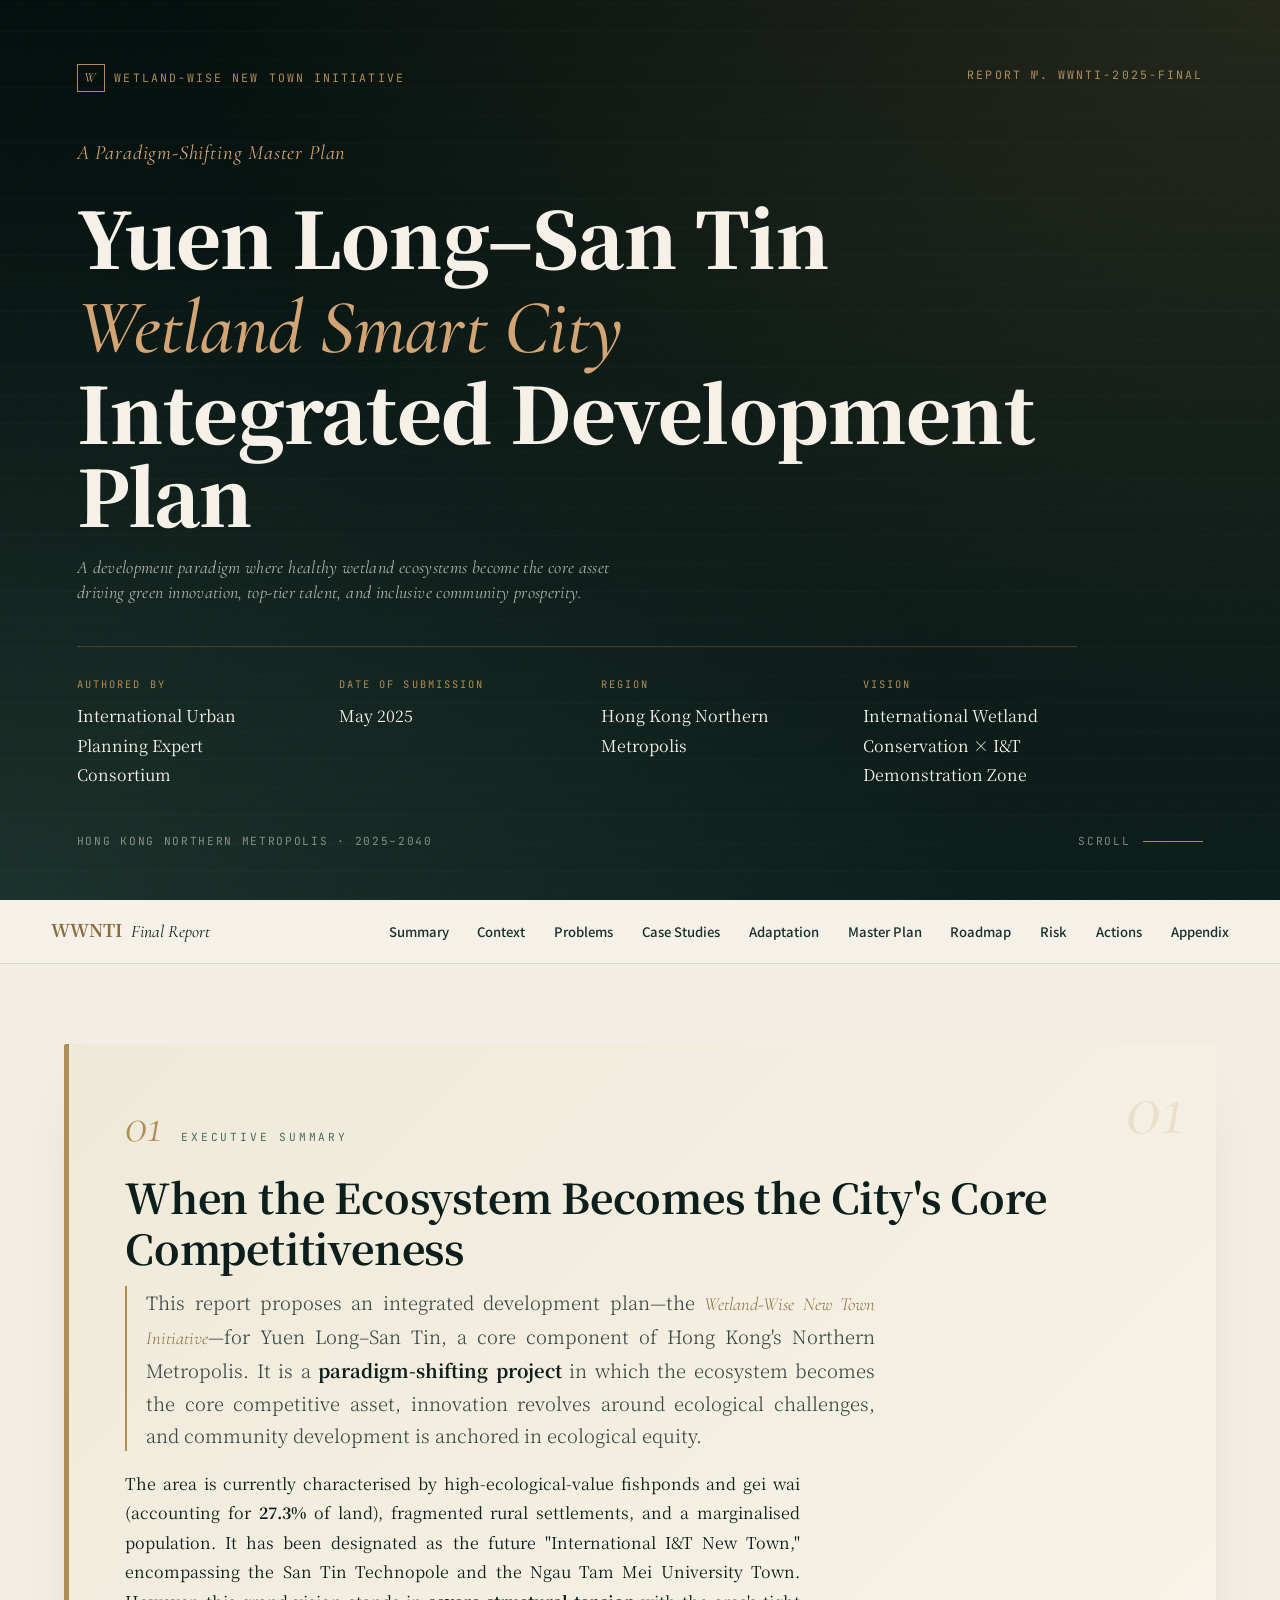
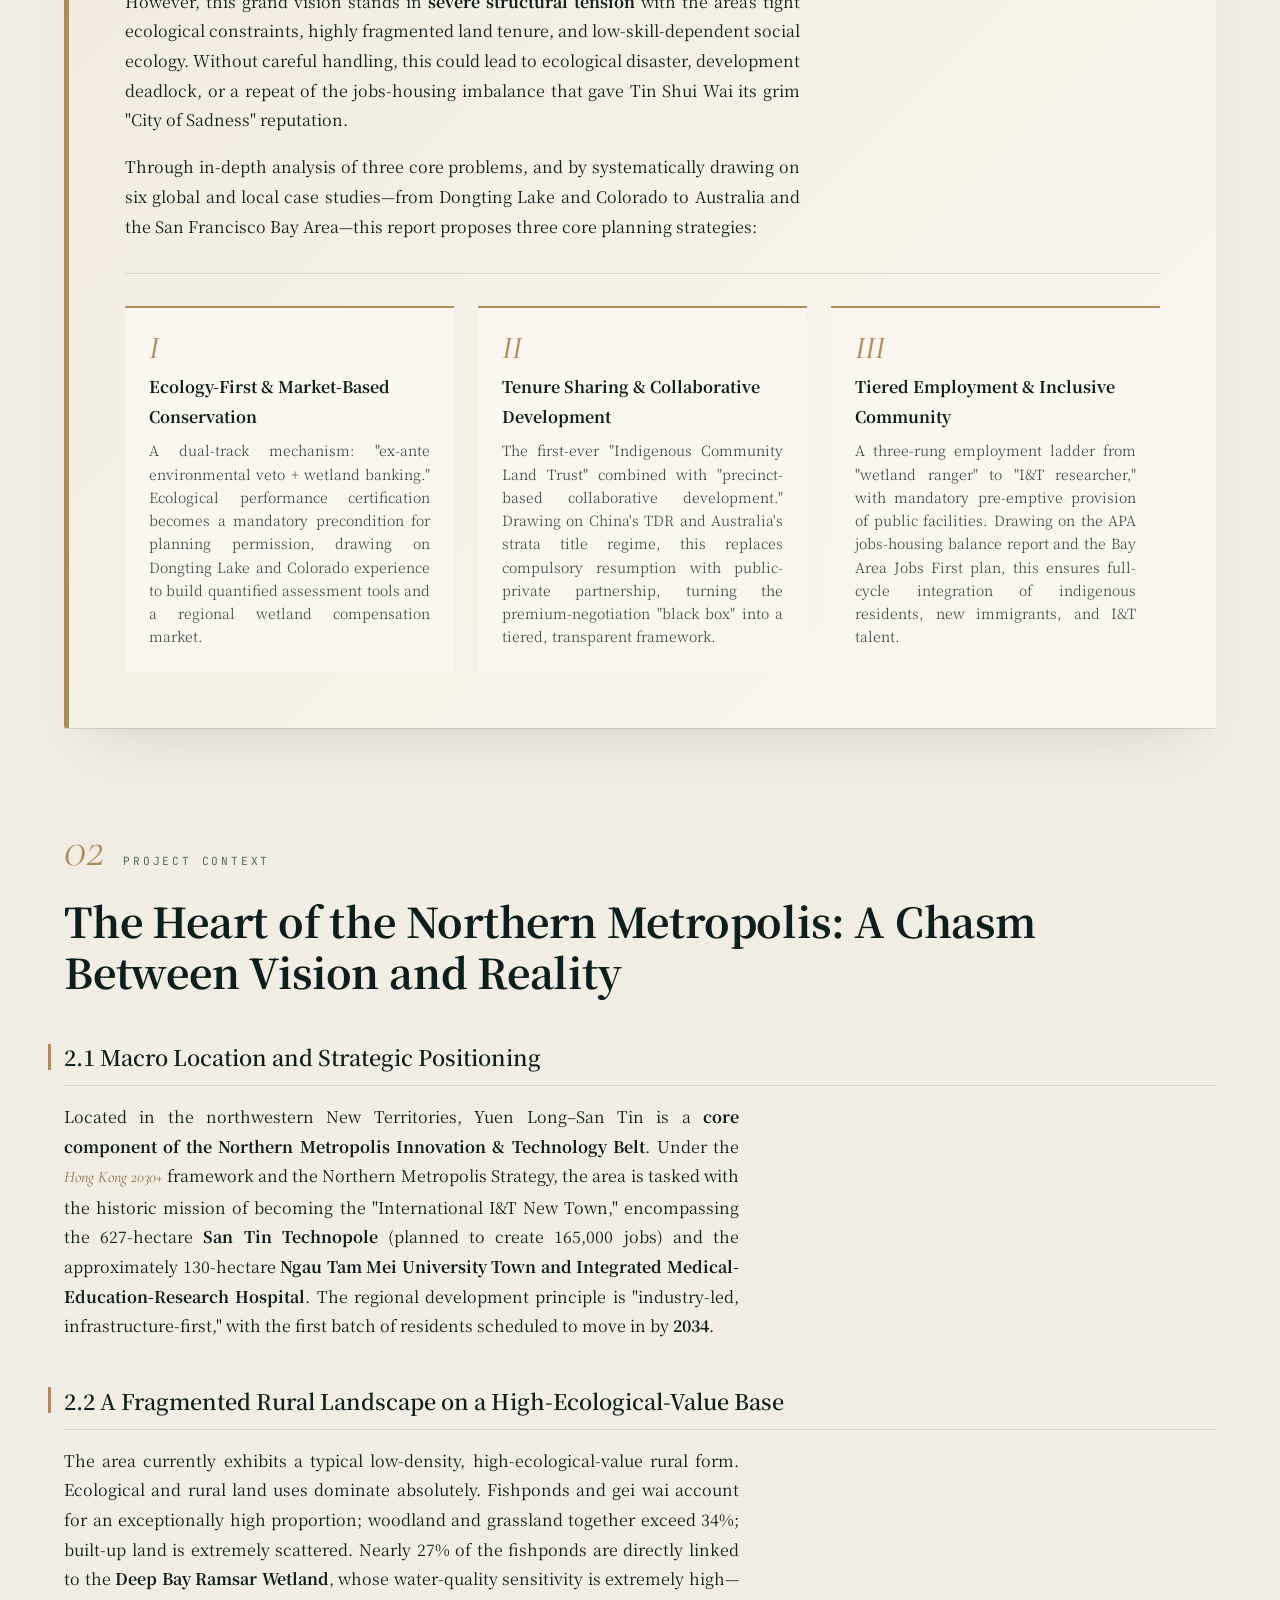
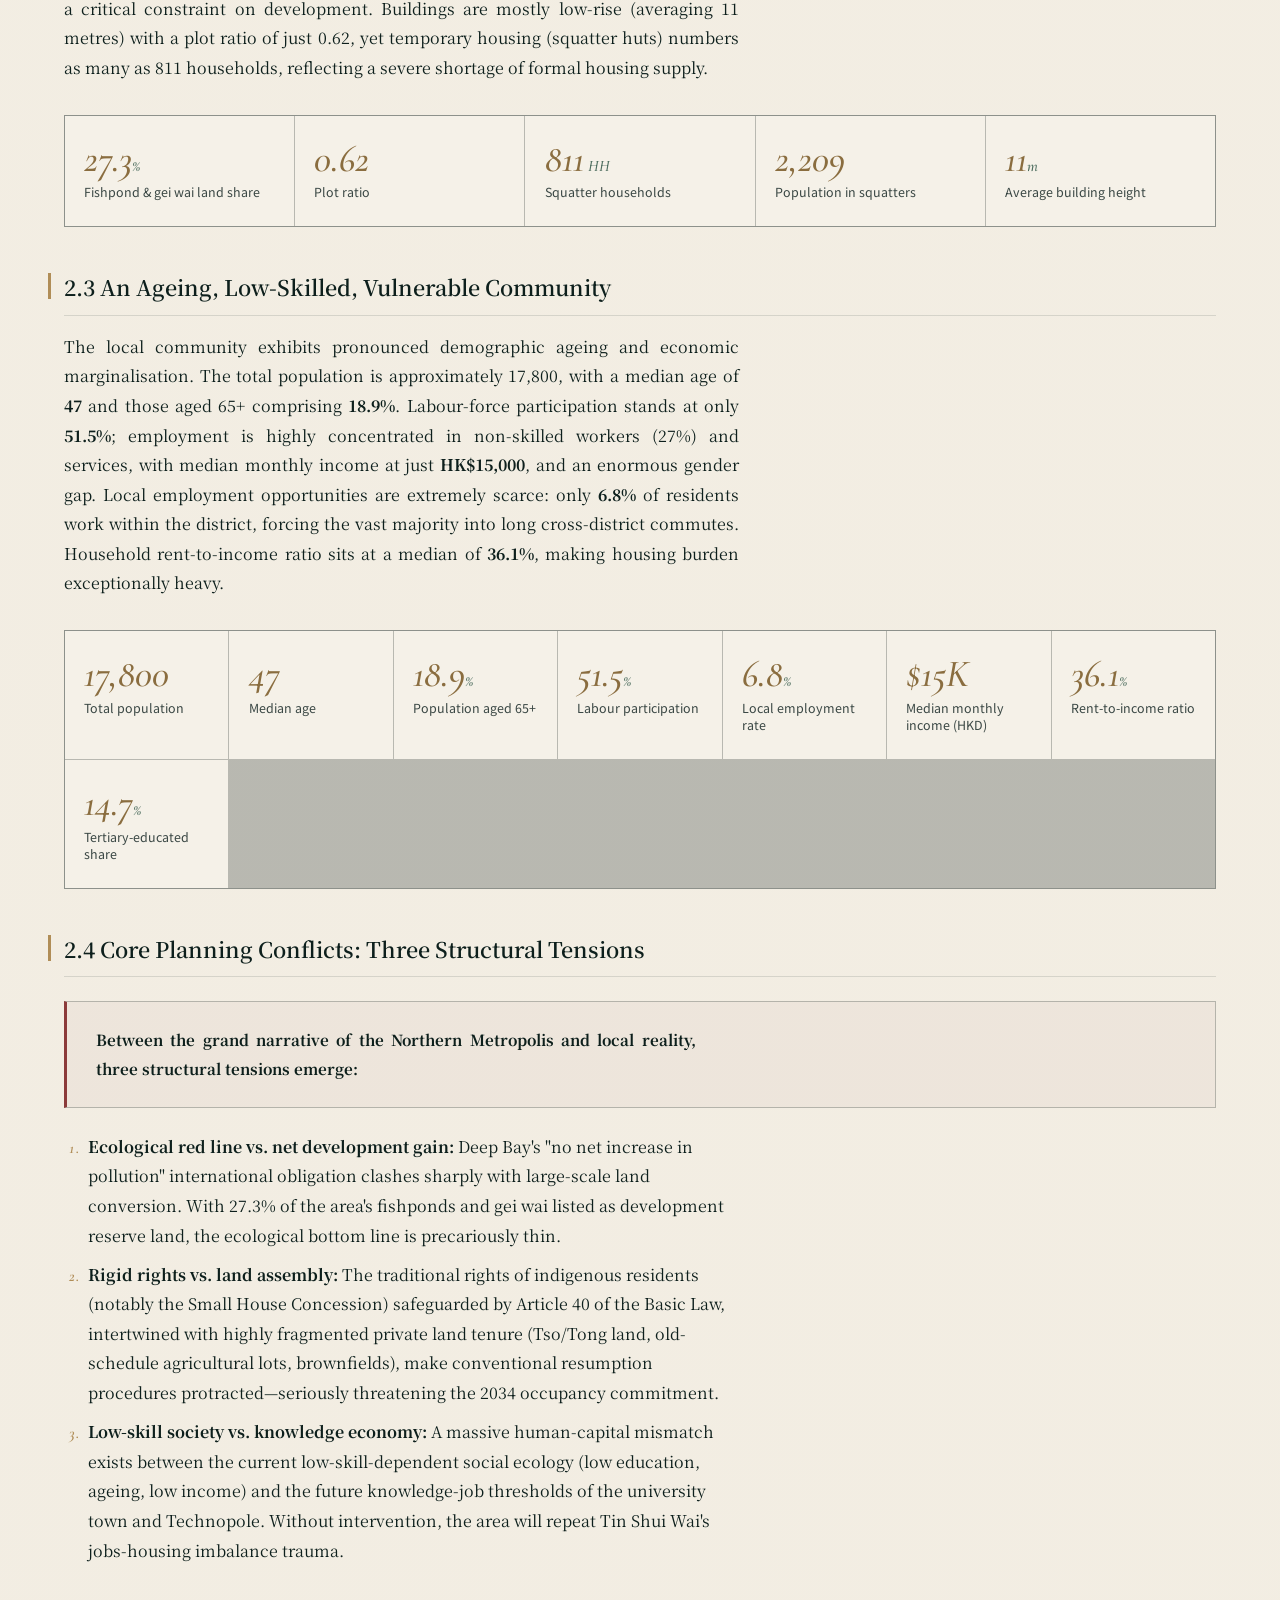
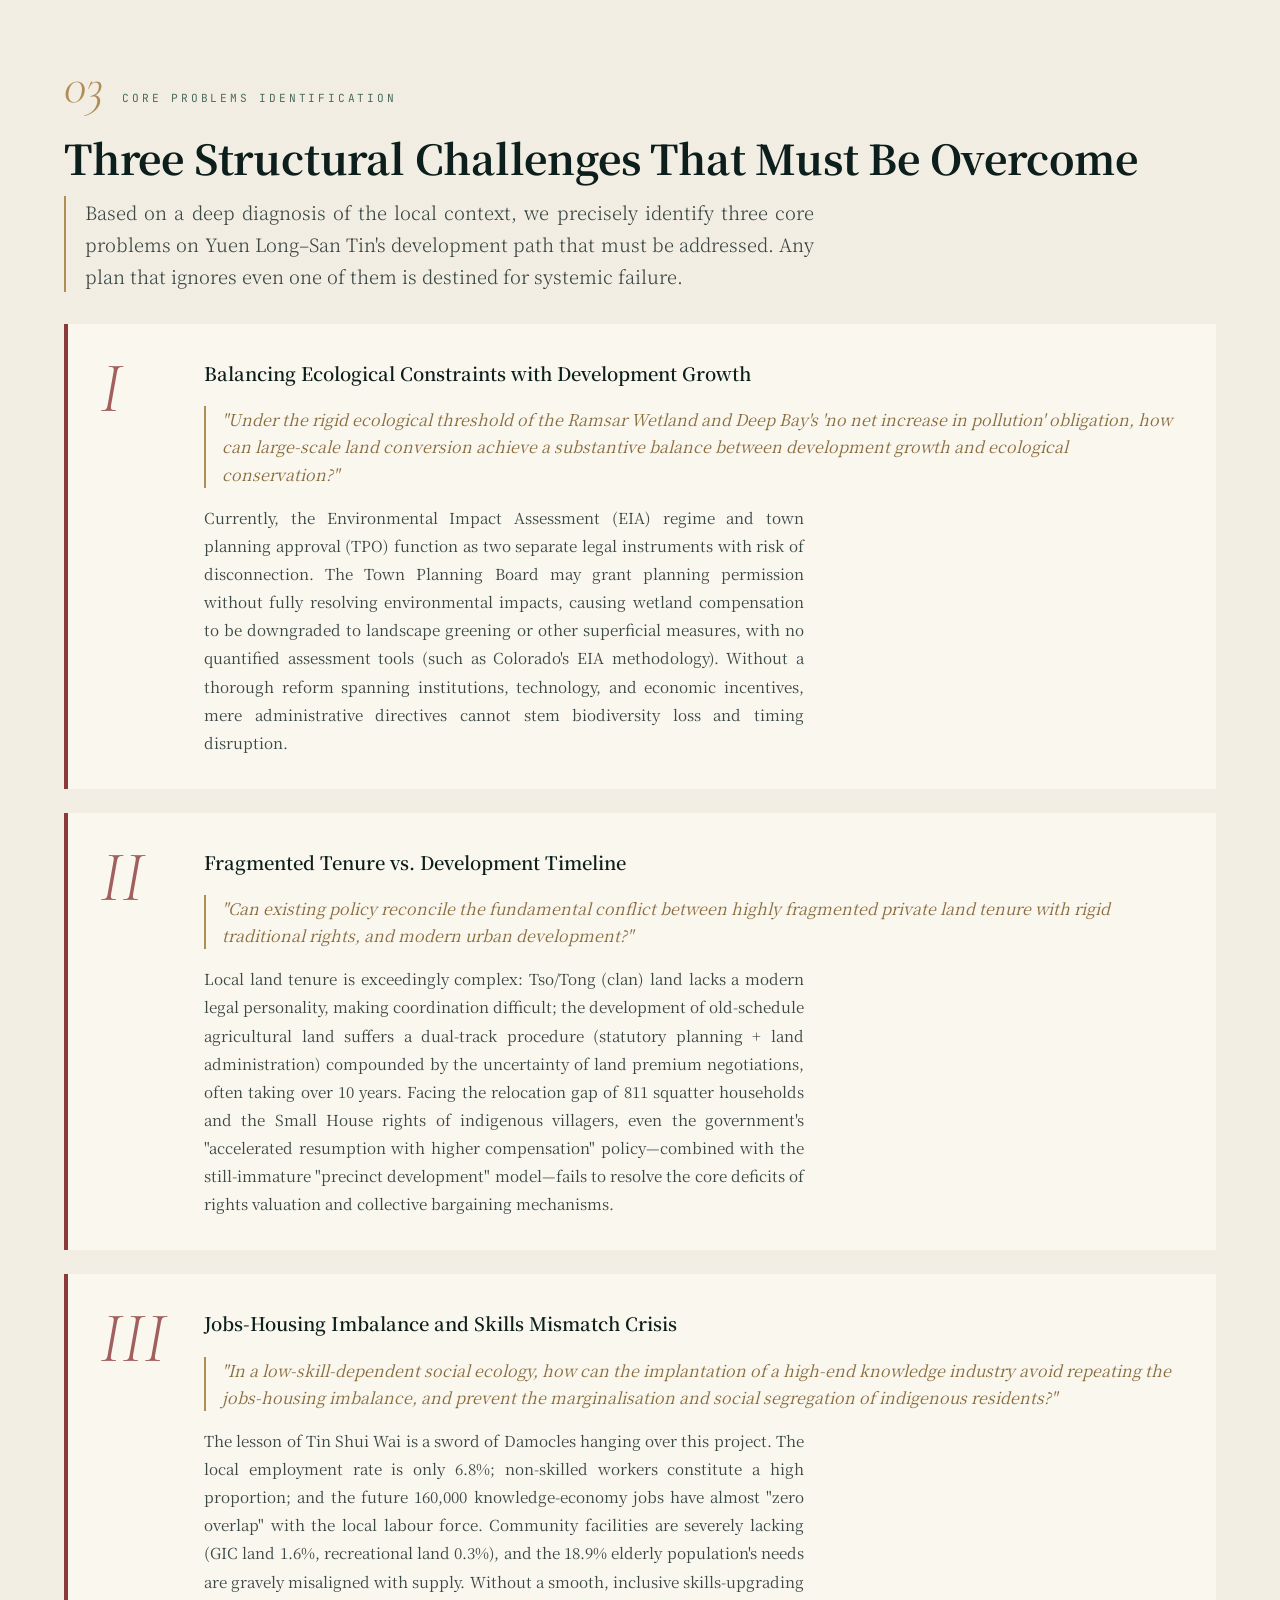
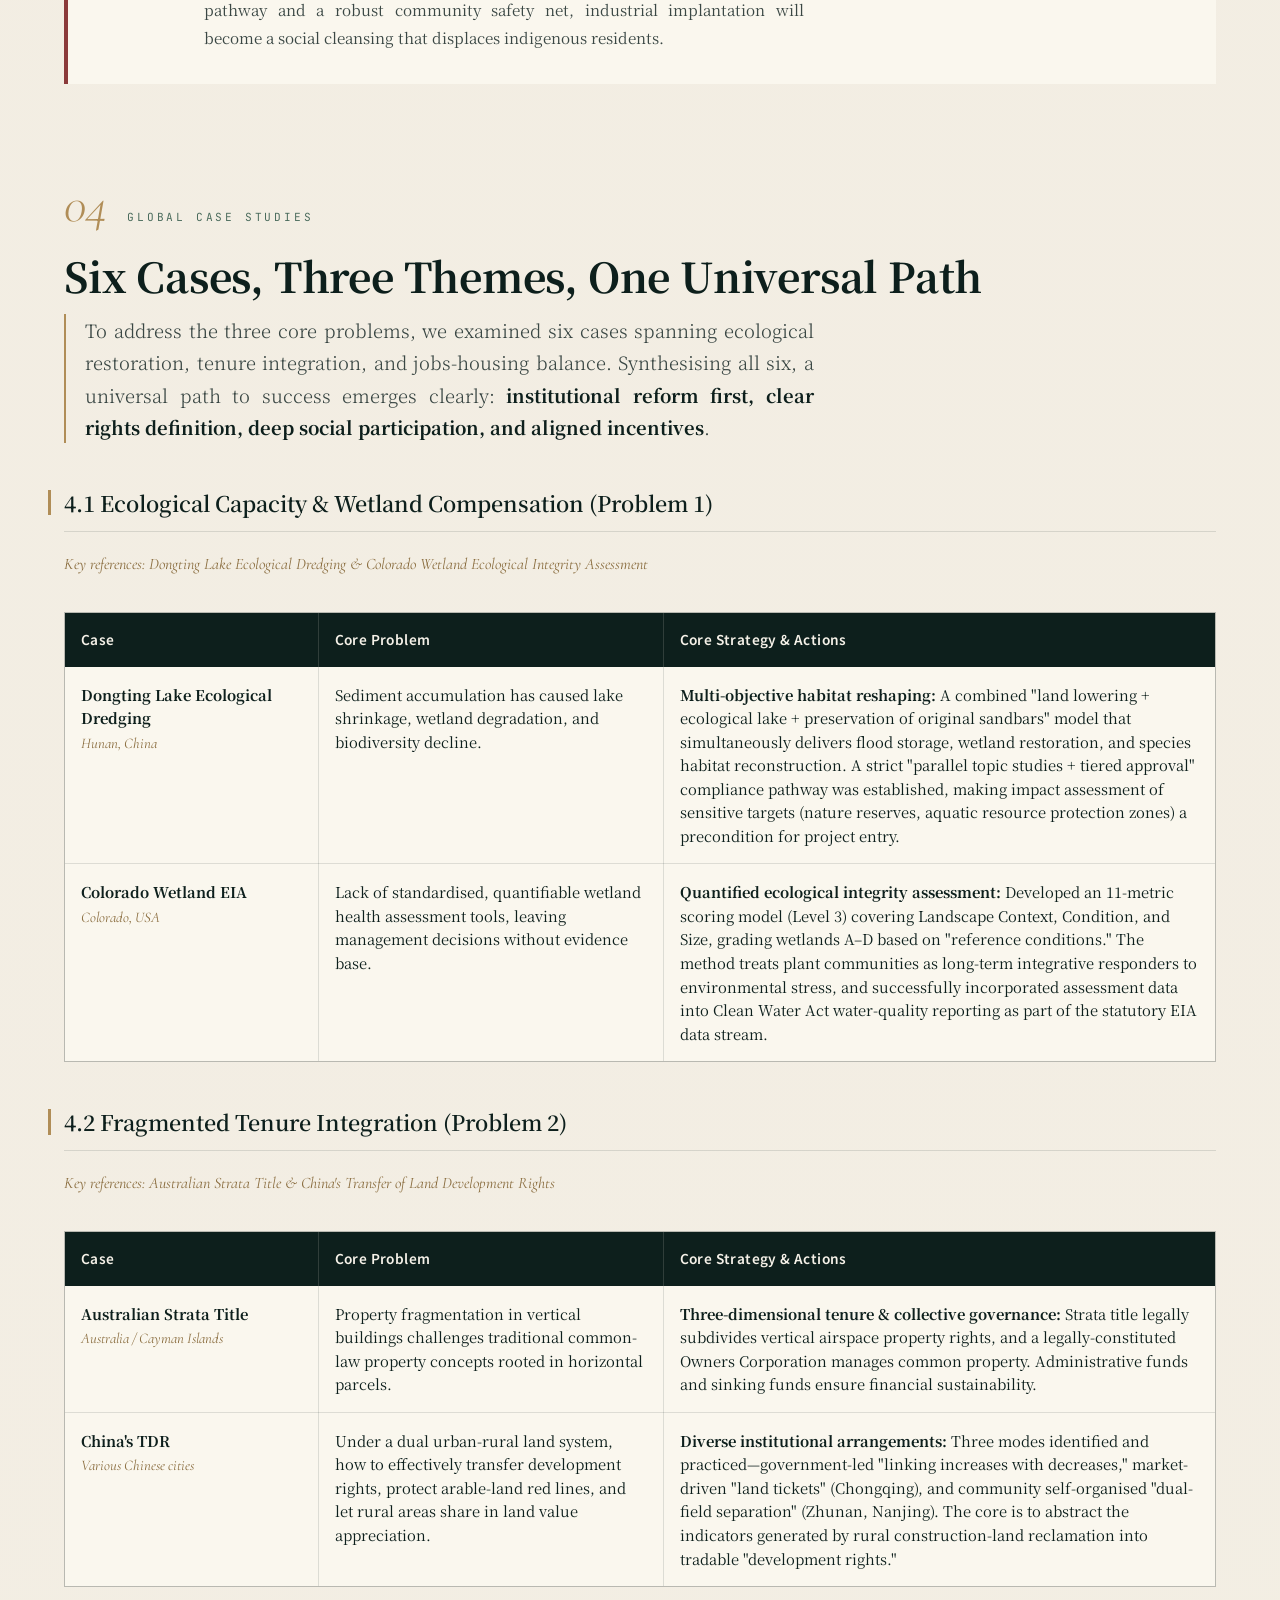
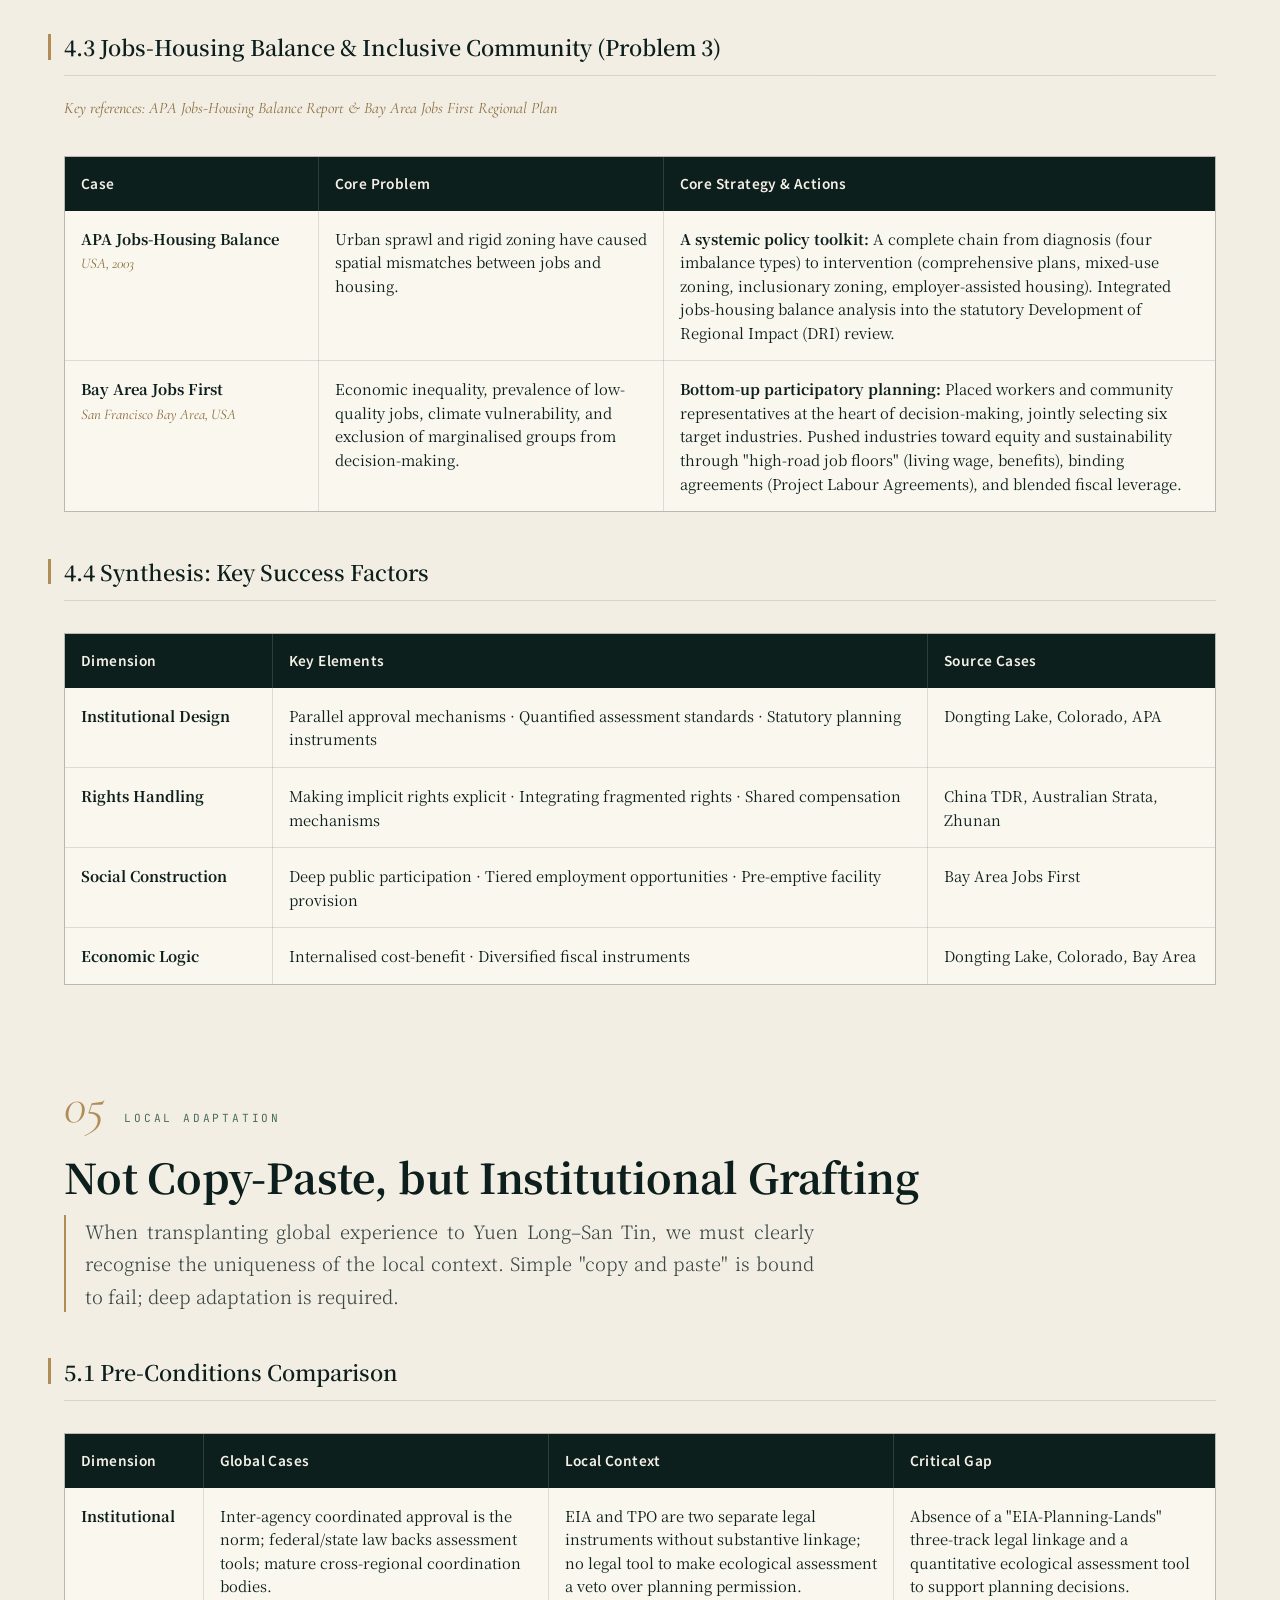
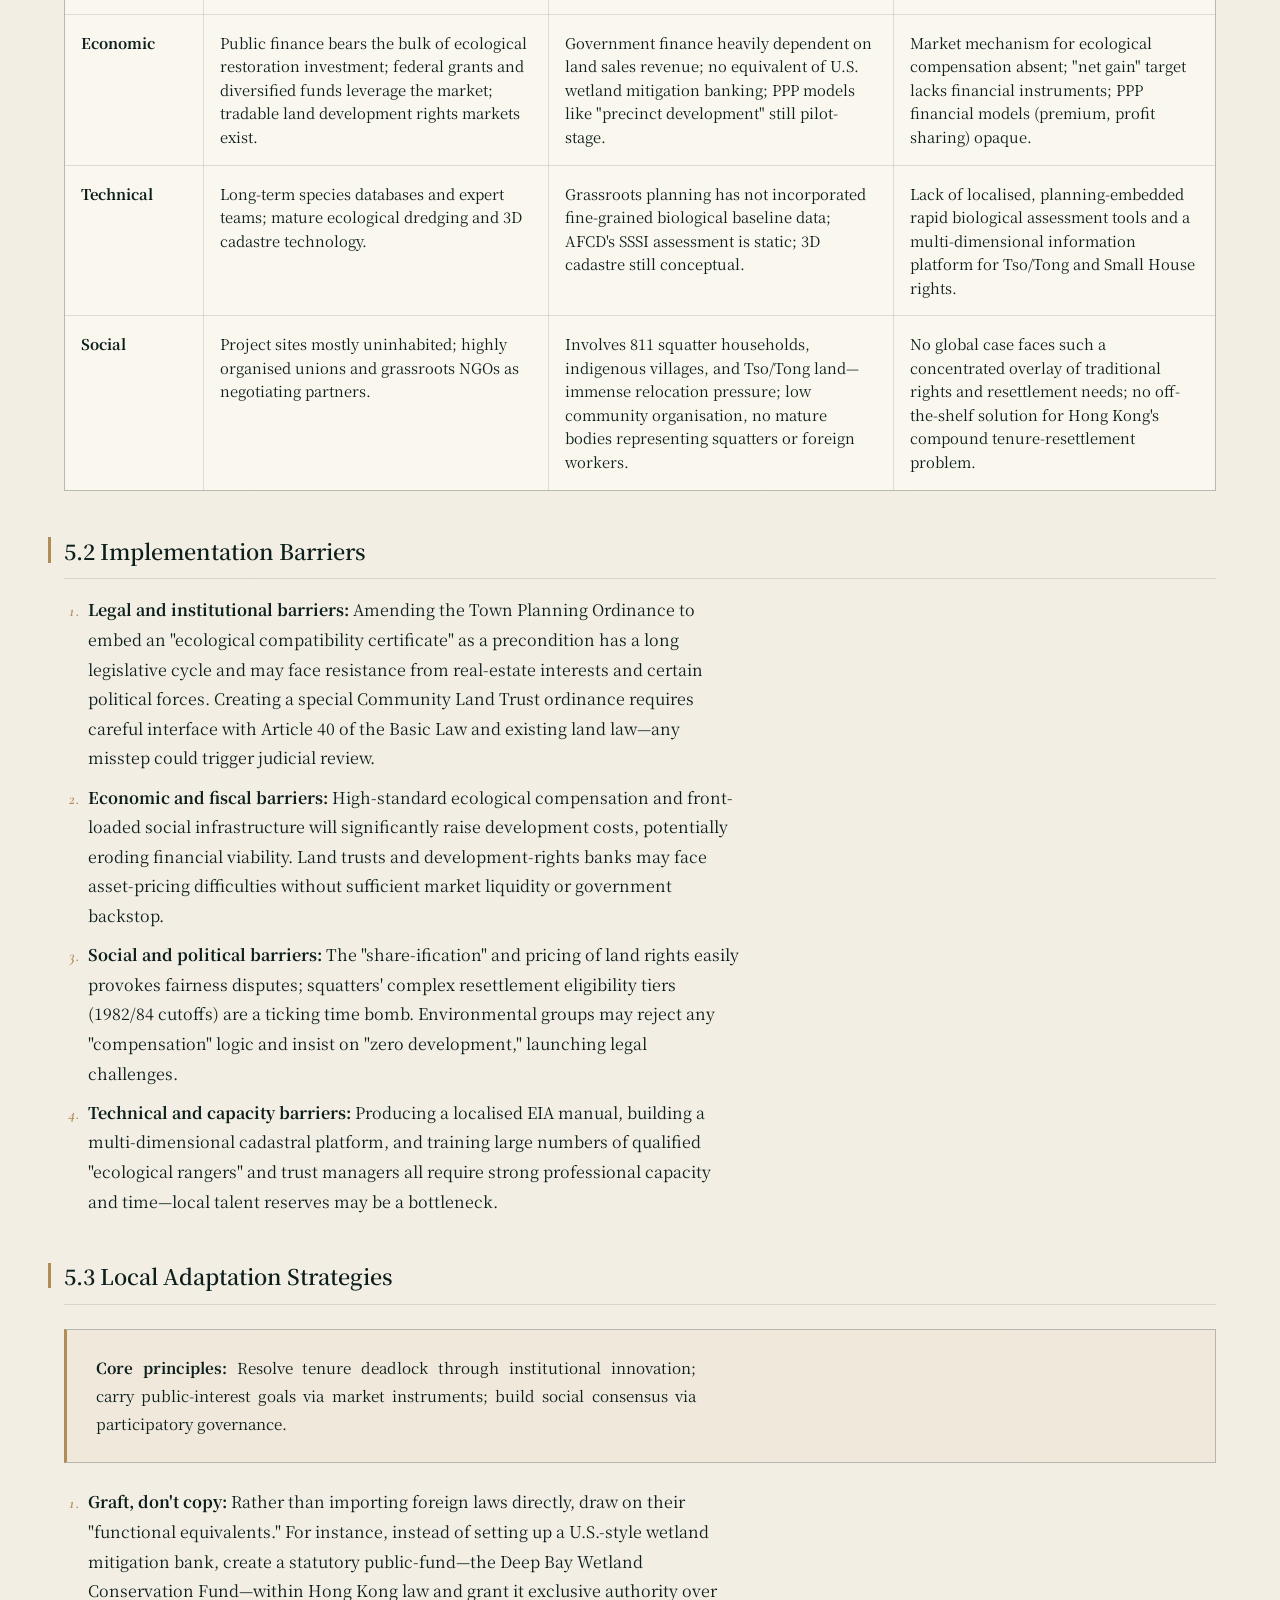
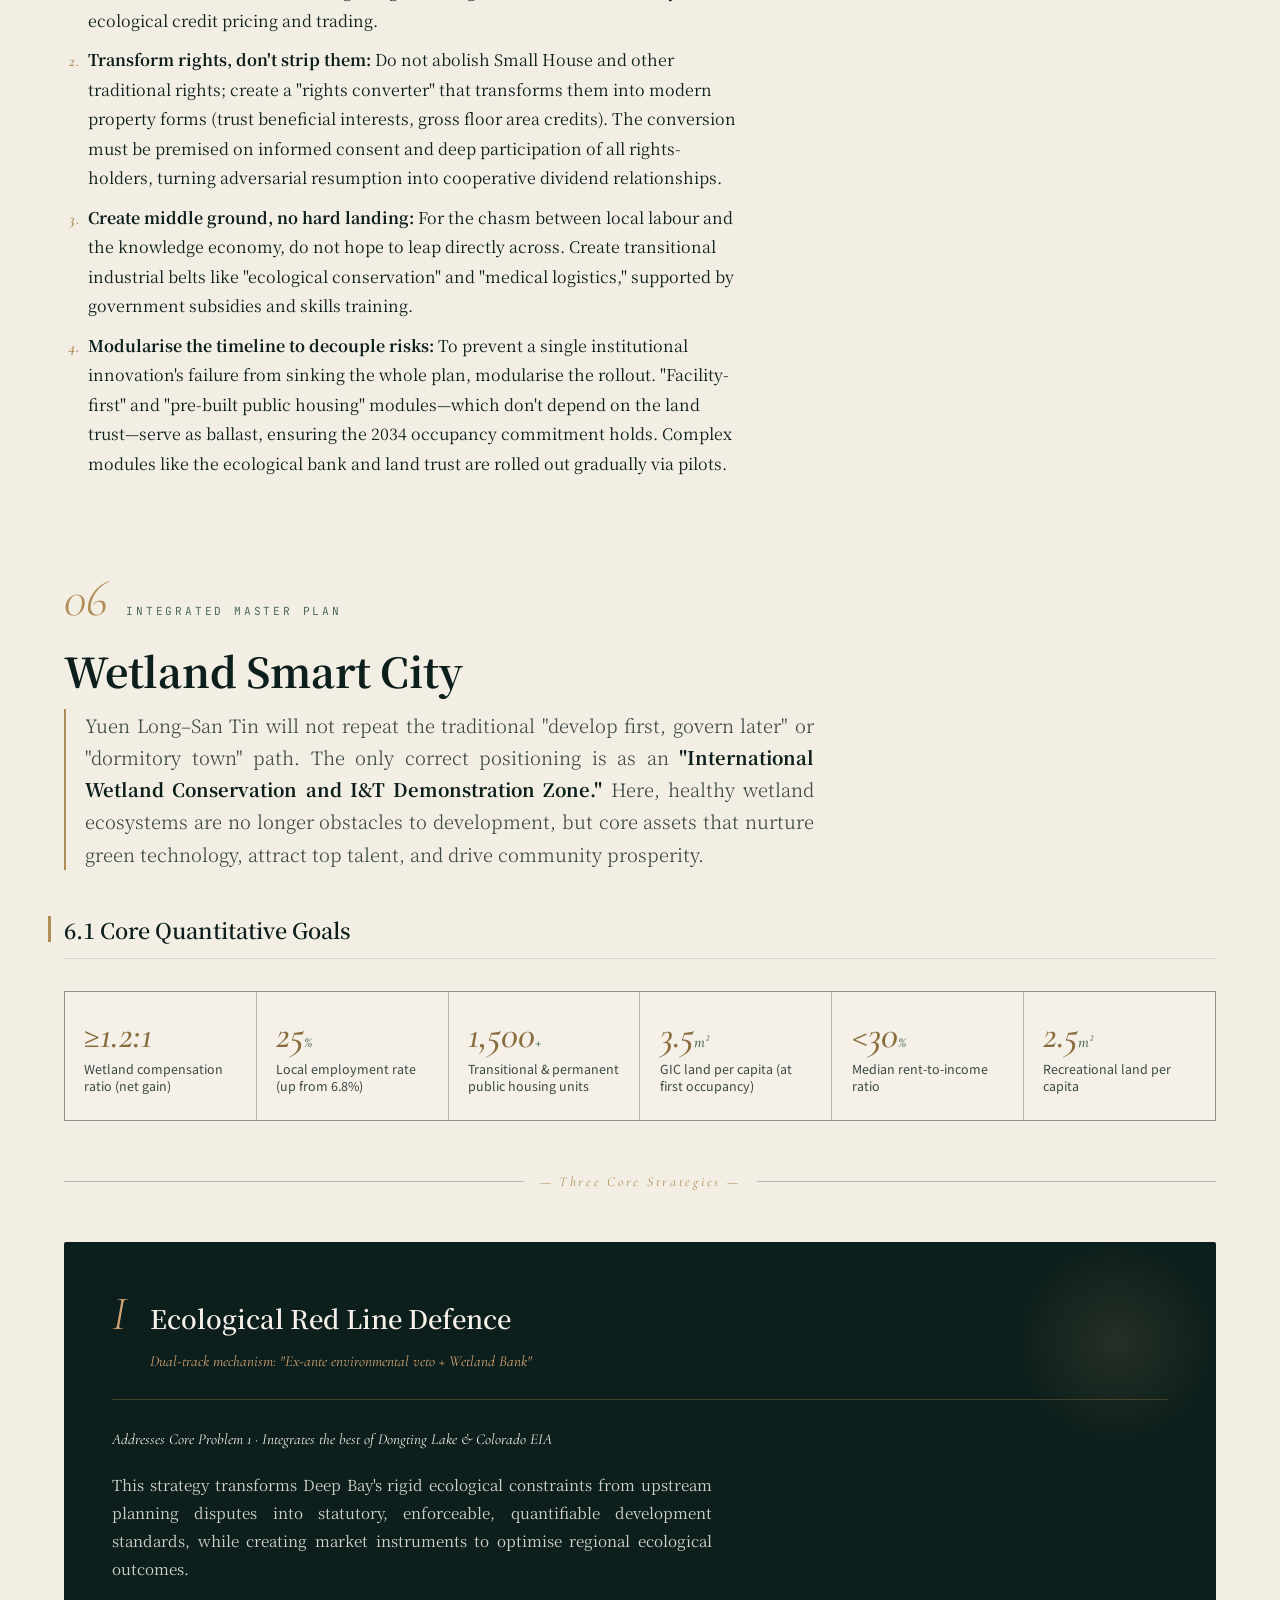
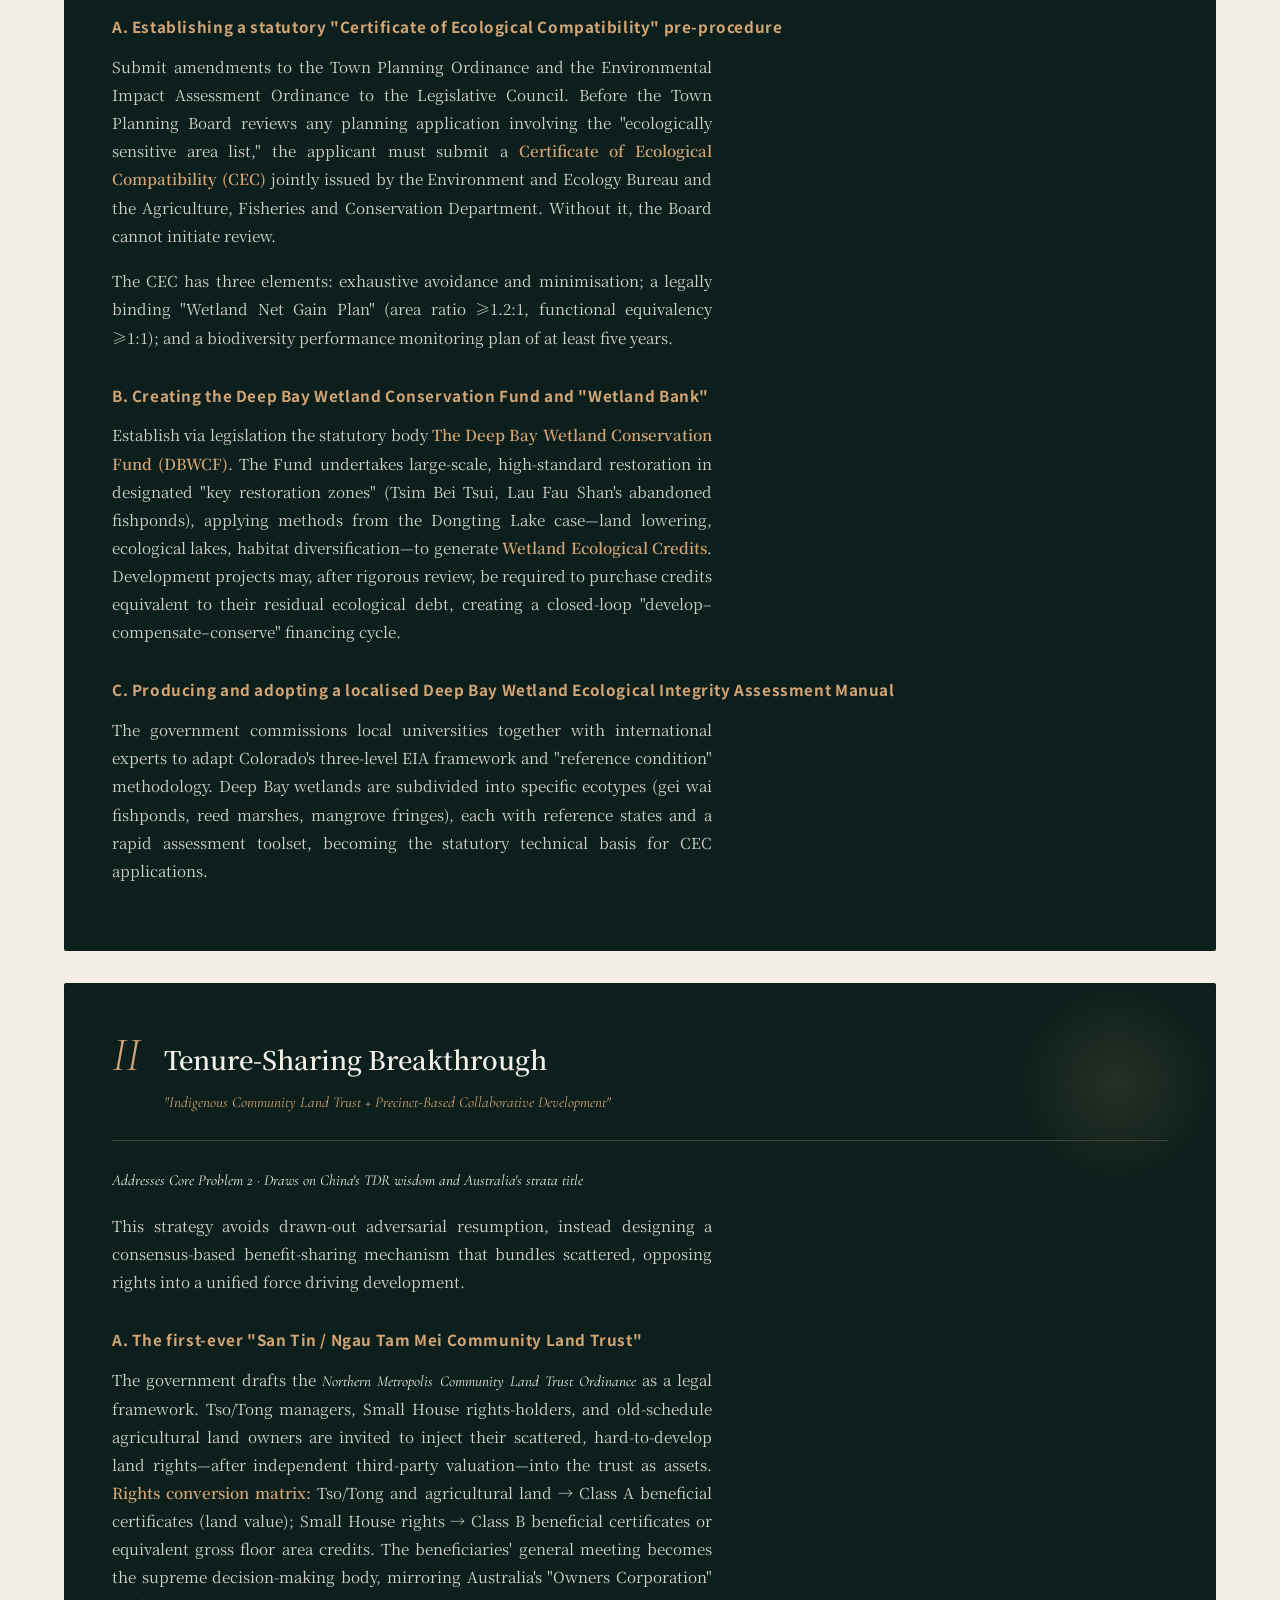
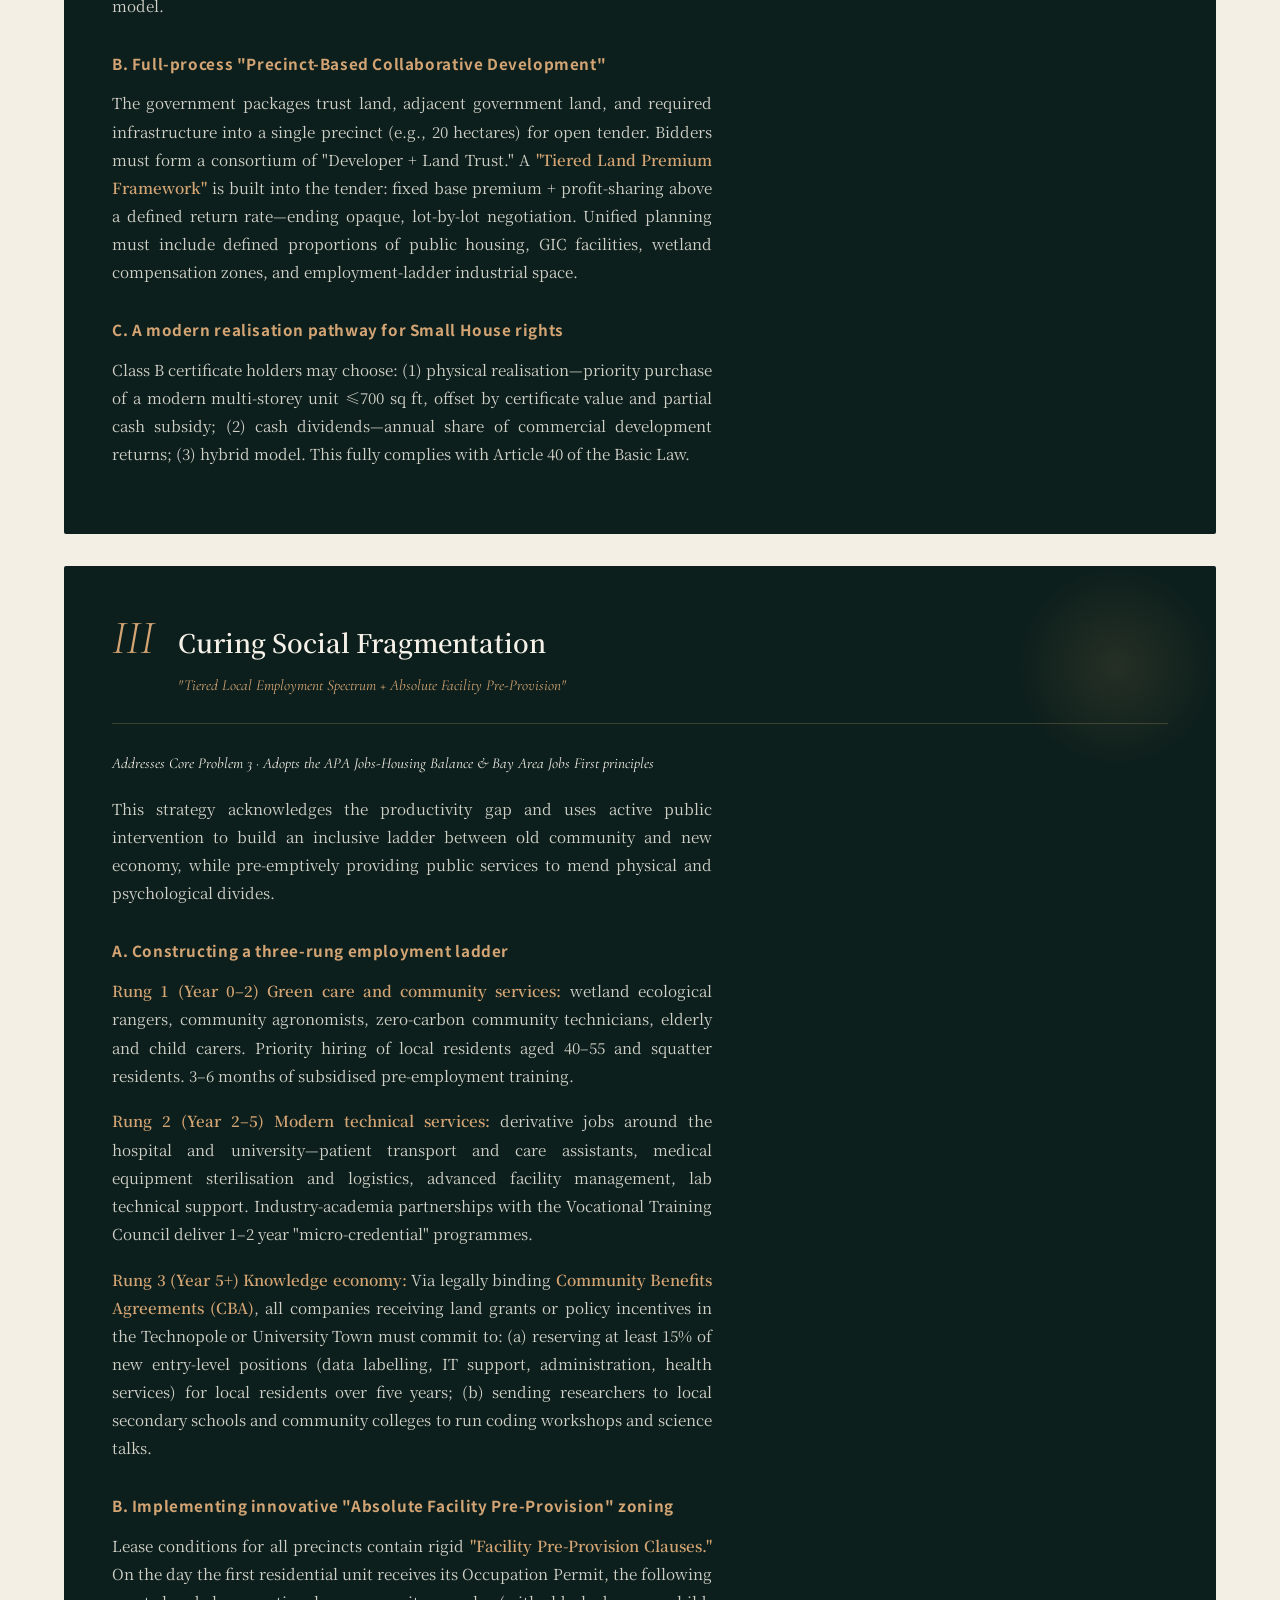
<file: example_output/San Tin/san_tin_index_en.html>
<!DOCTYPE html>
<html lang="en">
<head>
<meta charset="UTF-8">
<meta name="viewport" content="width=device-width, initial-scale=1.0">
<title>WWNTI · Yuen Long–San Tin Wetland-Wise New Town Initiative</title>
<style>
/* ============================================
   WWNTI - 元朗-新田湿地智慧城市规划报告
   编辑风格 · 深墨调 · 专业咨询报告
   ============================================ */

@import url('https://fonts.googleapis.com/css2?family=Noto+Serif+SC:wght@300;400;500;600;700;900&family=Noto+Sans+SC:wght@300;400;500;700&family=Cormorant+Garamond:ital,wght@0,300;0,400;0,500;0,600;0,700;1,400&family=JetBrains+Mono:wght@400;500&display=swap');

:root {
  /* 色彩系统 - 墨绿与赭金 */
  --ink: #0d1f1c;
  --ink-deep: #06110f;
  --ink-soft: #1a302c;
  --paper: #f5f1e8;
  --paper-warm: #efe9d8;
  --paper-light: #faf7ee;
  --gold: #b08d57;
  --gold-bright: #d4a574;
  --gold-deep: #8a6d3f;
  --moss: #4a6b5c;
  --moss-light: #6b8a7a;
  --crimson: #8b3a3a;
  --slate: #3a4744;
  --rule: rgba(13, 31, 28, 0.12);
  --rule-strong: rgba(13, 31, 28, 0.25);

  /* 字体 */
  --font-serif-cn: "Noto Serif SC", "Source Han Serif SC", "Songti SC", serif;
  --font-sans-cn: "Noto Sans SC", "PingFang SC", "Hiragino Sans GB", sans-serif;
  --font-serif-en: "Cormorant Garamond", "EB Garamond", Georgia, serif;
  --font-mono: "JetBrains Mono", "SF Mono", Menlo, monospace;
}

* { box-sizing: border-box; }

html { scroll-behavior: smooth; }

body {
  margin: 0;
  background: var(--paper);
  color: var(--ink);
  font-family: var(--font-serif-cn);
  font-size: 16px;
  line-height: 1.85;
  -webkit-font-smoothing: antialiased;
  text-rendering: optimizeLegibility;
  background-image:
    radial-gradient(circle at 20% 10%, rgba(176, 141, 87, 0.04) 0%, transparent 50%),
    radial-gradient(circle at 80% 80%, rgba(74, 107, 92, 0.04) 0%, transparent 50%);
}

/* 纸张纹理 */
body::before {
  content: '';
  position: fixed;
  inset: 0;
  pointer-events: none;
  background-image:
    repeating-linear-gradient(45deg, rgba(13,31,28,0.008) 0px, transparent 1px, transparent 3px),
    repeating-linear-gradient(-45deg, rgba(176,141,87,0.006) 0px, transparent 1px, transparent 3px);
  z-index: 1;
}

/* ============================================
   封面 Hero
   ============================================ */
.cover {
  position: relative;
  min-height: 100vh;
  background: var(--ink);
  color: var(--paper);
  overflow: hidden;
  display: flex;
  flex-direction: column;
  padding: 4rem 6vw 3rem;
}

.cover::before {
  content: '';
  position: absolute;
  inset: 0;
  background:
    radial-gradient(ellipse at top right, rgba(176, 141, 87, 0.18) 0%, transparent 60%),
    radial-gradient(ellipse at bottom left, rgba(74, 107, 92, 0.25) 0%, transparent 55%),
    linear-gradient(180deg, var(--ink-deep) 0%, var(--ink) 100%);
}

.cover::after {
  content: '';
  position: absolute;
  inset: 0;
  background-image:
    repeating-linear-gradient(0deg, rgba(245, 241, 232, 0.02) 0px, rgba(245, 241, 232, 0.02) 1px, transparent 1px, transparent 28px);
  pointer-events: none;
}

.cover-inner {
  position: relative;
  z-index: 2;
  display: grid;
  grid-template-rows: auto 1fr auto;
  flex: 1;
  gap: 2rem;
}

.cover-top {
  display: flex;
  justify-content: space-between;
  align-items: flex-start;
  font-family: var(--font-mono);
  font-size: 0.72rem;
  letter-spacing: 0.18em;
  color: var(--gold);
  text-transform: uppercase;
}

.cover-top .brand {
  display: flex;
  align-items: center;
  gap: 0.6rem;
}

.cover-top .brand-mark {
  width: 28px; height: 28px;
  border: 1px solid var(--gold);
  display: grid; place-items: center;
  font-family: var(--font-serif-en);
  font-size: 0.9rem;
  font-style: italic;
  color: var(--gold-bright);
}

.cover-center {
  align-self: center;
  max-width: 1100px;
}

.cover-eyebrow {
  font-family: var(--font-serif-en);
  font-style: italic;
  font-size: clamp(1.1rem, 1.6vw, 1.4rem);
  color: var(--gold-bright);
  letter-spacing: 0.04em;
  margin-bottom: 1.5rem;
}

.cover-title {
  font-family: var(--font-serif-cn);
  font-weight: 900;
  font-size: clamp(2.6rem, 6vw, 5.2rem);
  line-height: 1.08;
  letter-spacing: -0.01em;
  margin: 0 0 1.2rem;
  color: var(--paper);
}

.cover-title .accent {
  color: var(--gold-bright);
  font-style: italic;
  font-family: var(--font-serif-en);
  font-weight: 500;
}

.cover-subtitle {
  font-family: var(--font-serif-en);
  font-size: clamp(1rem, 1.4vw, 1.4rem);
  font-style: italic;
  color: rgba(245, 241, 232, 0.7);
  letter-spacing: 0.02em;
  margin-bottom: 2.5rem;
  max-width: 900px;
  line-height: 1.4;
}

.cover-meta {
  display: grid;
  grid-template-columns: repeat(auto-fit, minmax(180px, 1fr));
  gap: 1.5rem 3rem;
  padding-top: 1.8rem;
  border-top: 1px solid rgba(176, 141, 87, 0.3);
  max-width: 1000px;
}

.meta-block {
  font-family: var(--font-sans-cn);
}

.meta-label {
  font-family: var(--font-mono);
  font-size: 0.65rem;
  letter-spacing: 0.2em;
  color: var(--gold);
  text-transform: uppercase;
  margin-bottom: 0.4rem;
}

.meta-value {
  font-family: var(--font-serif-cn);
  font-size: 1rem;
  color: var(--paper);
  font-weight: 400;
}

.cover-bottom {
  display: flex;
  justify-content: space-between;
  align-items: flex-end;
  font-family: var(--font-mono);
  font-size: 0.7rem;
  letter-spacing: 0.15em;
  color: rgba(245, 241, 232, 0.5);
  text-transform: uppercase;
}

.scroll-hint {
  display: flex;
  align-items: center;
  gap: 0.8rem;
}

.scroll-line {
  width: 60px; height: 1px;
  background: var(--gold);
  animation: scrollPulse 2.5s ease-in-out infinite;
}

@keyframes scrollPulse {
  0%, 100% { opacity: 0.3; transform: scaleX(0.5); transform-origin: left; }
  50% { opacity: 1; transform: scaleX(1); transform-origin: left; }
}

/* ============================================
   导航栏
   ============================================ */
.nav-bar {
  position: sticky;
  top: 0;
  z-index: 100;
  background: rgba(245, 241, 232, 0.94);
  backdrop-filter: blur(12px);
  -webkit-backdrop-filter: blur(12px);
  border-bottom: 1px solid var(--rule);
  padding: 0.9rem 4vw;
  display: flex;
  align-items: center;
  justify-content: space-between;
}

.nav-brand {
  font-family: var(--font-serif-en);
  font-style: italic;
  font-size: 1.1rem;
  color: var(--ink);
}

.nav-brand strong {
  font-family: var(--font-serif-cn);
  font-weight: 700;
  font-style: normal;
  color: var(--gold-deep);
  margin-right: 0.5rem;
}

.nav-links {
  display: flex;
  gap: 1.8rem;
  list-style: none;
  padding: 0; margin: 0;
  font-family: var(--font-sans-cn);
  font-size: 0.82rem;
  font-weight: 500;
}

.nav-links a {
  color: var(--ink-soft);
  text-decoration: none;
  position: relative;
  padding: 0.3rem 0;
  transition: color 0.2s;
}

.nav-links a::after {
  content: '';
  position: absolute;
  left: 0; bottom: 0;
  width: 0; height: 1.5px;
  background: var(--gold);
  transition: width 0.3s ease;
}

.nav-links a:hover {
  color: var(--gold-deep);
}
.nav-links a:hover::after {
  width: 100%;
}

/* ============================================
   主体容器
   ============================================ */
.report {
  position: relative;
  z-index: 2;
  max-width: 1280px;
  margin: 0 auto;
  padding: 5rem 5vw 6rem;
}

.section {
  position: relative;
  margin-bottom: 6rem;
  scroll-margin-top: 80px;
}

.section-num {
  display: flex;
  align-items: baseline;
  gap: 1.2rem;
  margin-bottom: 1.2rem;
}

.section-num .num {
  font-family: var(--font-serif-en);
  font-style: italic;
  font-size: 3.2rem;
  font-weight: 300;
  color: var(--gold);
  line-height: 1;
}

.section-num .tag {
  font-family: var(--font-mono);
  font-size: 0.7rem;
  letter-spacing: 0.25em;
  text-transform: uppercase;
  color: var(--moss);
  padding-top: 0.4rem;
}

.section h2 {
  font-family: var(--font-serif-cn);
  font-weight: 700;
  font-size: clamp(1.8rem, 3.2vw, 2.8rem);
  line-height: 1.25;
  margin: 0 0 0.8rem;
  color: var(--ink);
  letter-spacing: -0.005em;
}

.section h3 {
  font-family: var(--font-serif-cn);
  font-weight: 600;
  font-size: 1.35rem;
  margin: 2.5rem 0 1rem;
  color: var(--ink);
  padding-bottom: 0.5rem;
  border-bottom: 1px solid var(--rule);
  position: relative;
}

.section h3::before {
  content: '';
  position: absolute;
  left: -1rem; top: 0.3em;
  width: 3px; height: 1.2em;
  background: var(--gold);
}

.section h4 {
  font-family: var(--font-serif-cn);
  font-weight: 600;
  font-size: 1.08rem;
  margin: 1.8rem 0 0.8rem;
  color: var(--ink-soft);
}

.section h5 {
  font-family: var(--font-sans-cn);
  font-weight: 700;
  font-size: 0.92rem;
  letter-spacing: 0.04em;
  margin: 1.2rem 0 0.5rem;
  color: var(--gold-deep);
  text-transform: uppercase;
}

.section-lead {
  font-family: var(--font-serif-cn);
  font-size: 1.15rem;
  line-height: 1.75;
  color: var(--slate);
  margin: 0 0 2rem;
  max-width: 70ch;
  font-weight: 300;
  border-left: 2px solid var(--gold);
  padding-left: 1.2rem;
}

.section p {
  margin: 0 0 1.1rem;
  max-width: 75ch;
  text-align: justify;
  text-justify: inter-character;
}

.section ul, .section ol {
  max-width: 75ch;
  padding-left: 1.2rem;
}

.section ul li, .section ol li {
  margin-bottom: 0.6rem;
  padding-left: 0.3rem;
}

.section ul li::marker {
  color: var(--gold);
  font-size: 0.85em;
}

.section ol li::marker {
  color: var(--gold);
  font-family: var(--font-serif-en);
  font-style: italic;
  font-weight: 600;
}

.section strong {
  color: var(--ink);
  font-weight: 700;
}

.section em {
  font-family: var(--font-serif-en);
  font-style: italic;
  color: var(--gold-deep);
}

/* ============================================
   执行摘要 - 特殊处理
   ============================================ */
.executive {
  background: linear-gradient(135deg, var(--paper-warm) 0%, var(--paper-light) 100%);
  padding: 3.5rem 3.5rem;
  margin: 0 0 6rem;
  border-radius: 2px;
  border-left: 5px solid var(--gold);
  position: relative;
  box-shadow:
    0 1px 0 var(--rule),
    0 30px 60px -30px rgba(13, 31, 28, 0.15);
}

.executive::before {
  content: '01';
  position: absolute;
  top: 1.5rem; right: 2rem;
  font-family: var(--font-serif-en);
  font-style: italic;
  font-size: 5rem;
  color: var(--gold);
  opacity: 0.15;
  line-height: 1;
  font-weight: 400;
}

.executive h2 {
  margin-top: 0;
}

.exec-strategies {
  display: grid;
  grid-template-columns: repeat(auto-fit, minmax(260px, 1fr));
  gap: 1.5rem;
  margin-top: 2rem;
  padding-top: 2rem;
  border-top: 1px solid var(--rule);
}

.strategy-card {
  background: var(--paper-light);
  padding: 1.5rem;
  border-top: 2px solid var(--gold);
  position: relative;
}

.strategy-card .strat-num {
  font-family: var(--font-serif-en);
  font-style: italic;
  font-size: 2rem;
  font-weight: 500;
  color: var(--gold);
  line-height: 1;
  margin-bottom: 0.5rem;
}

.strategy-card h5 {
  font-family: var(--font-serif-cn);
  font-weight: 700;
  font-size: 1rem;
  letter-spacing: 0;
  text-transform: none;
  color: var(--ink);
  margin: 0 0 0.5rem;
}

.strategy-card p {
  font-size: 0.88rem;
  line-height: 1.65;
  margin: 0;
  color: var(--slate);
  font-weight: 300;
}

/* ============================================
   数据指标块
   ============================================ */
.stats-grid {
  display: grid;
  grid-template-columns: repeat(auto-fit, minmax(160px, 1fr));
  gap: 1px;
  background: var(--rule-strong);
  border: 1px solid var(--rule-strong);
  margin: 2rem 0 2.5rem;
}

.stat {
  background: var(--paper);
  padding: 1.5rem 1.2rem;
  text-align: left;
}

.stat-num {
  font-family: var(--font-serif-en);
  font-style: italic;
  font-size: 2.4rem;
  font-weight: 500;
  color: var(--gold-deep);
  line-height: 1;
  margin-bottom: 0.4rem;
  display: block;
}

.stat-num .unit {
  font-size: 1rem;
  color: var(--moss);
}

.stat-label {
  font-family: var(--font-sans-cn);
  font-size: 0.78rem;
  color: var(--slate);
  line-height: 1.4;
}

/* ============================================
   核心问题卡片
   ============================================ */
.problems {
  display: grid;
  grid-template-columns: 1fr;
  gap: 1.5rem;
  margin: 2rem 0;
}

.problem-card {
  display: grid;
  grid-template-columns: 80px 1fr;
  gap: 1.5rem;
  background: var(--paper-light);
  padding: 2rem;
  border-left: 4px solid var(--crimson);
  position: relative;
}

.problem-card .p-num {
  font-family: var(--font-serif-en);
  font-style: italic;
  font-size: 4.5rem;
  font-weight: 300;
  color: var(--crimson);
  line-height: 0.9;
  opacity: 0.8;
}

.problem-card h4 {
  margin: 0 0 0.8rem;
  font-size: 1.15rem;
  color: var(--ink);
}

.problem-card .quote {
  font-family: var(--font-serif-cn);
  font-style: italic;
  font-size: 1rem;
  color: var(--gold-deep);
  border-left: 2px solid var(--gold);
  padding-left: 1rem;
  margin: 1rem 0;
  line-height: 1.7;
}

.problem-card p {
  font-size: 0.95rem;
  margin: 0;
  color: var(--slate);
}

/* ============================================
   策略大卡片
   ============================================ */
.strategy-block {
  background: var(--ink);
  color: var(--paper);
  padding: 3rem;
  margin: 2rem 0;
  border-radius: 2px;
  position: relative;
  overflow: hidden;
}

.strategy-block::before {
  content: '';
  position: absolute;
  top: 0; right: 0;
  width: 200px; height: 200px;
  background: radial-gradient(circle, rgba(176, 141, 87, 0.15) 0%, transparent 70%);
}

.strategy-block .strat-header {
  display: flex;
  align-items: baseline;
  gap: 1.5rem;
  margin-bottom: 1.5rem;
  padding-bottom: 1.5rem;
  border-bottom: 1px solid rgba(176, 141, 87, 0.3);
  position: relative;
}

.strategy-block .strat-header .num {
  font-family: var(--font-serif-en);
  font-style: italic;
  font-size: 3rem;
  font-weight: 300;
  color: var(--gold-bright);
  line-height: 1;
}

.strategy-block h3 {
  color: var(--paper);
  border: none;
  margin: 0;
  padding: 0;
  font-size: 1.6rem;
}

.strategy-block h3::before { display: none; }

.strategy-block .strat-subtitle {
  font-family: var(--font-serif-en);
  font-style: italic;
  color: var(--gold-bright);
  font-size: 0.95rem;
  margin-top: 0.3rem;
}

.strategy-block h4 {
  color: var(--gold-bright);
  font-family: var(--font-sans-cn);
  font-weight: 700;
  font-size: 0.95rem;
  letter-spacing: 0.04em;
  margin: 1.8rem 0 0.8rem;
}

.strategy-block p, .strategy-block li {
  color: rgba(245, 241, 232, 0.85);
  font-size: 0.95rem;
}

.strategy-block strong {
  color: var(--gold-bright);
  font-weight: 600;
}

.strategy-block em {
  color: var(--paper);
}

.strategy-block ul li::marker {
  color: var(--gold-bright);
}

/* ============================================
   时间线
   ============================================ */
.timeline {
  position: relative;
  margin: 2rem 0;
  padding-left: 2rem;
  border-left: 1px solid var(--rule-strong);
}

.timeline-phase {
  position: relative;
  margin-bottom: 2.5rem;
  padding-left: 1.5rem;
}

.timeline-phase::before {
  content: '';
  position: absolute;
  left: -2.4rem;
  top: 0.5rem;
  width: 12px; height: 12px;
  background: var(--gold);
  border-radius: 50%;
  border: 3px solid var(--paper);
  box-shadow: 0 0 0 1px var(--gold);
}

.timeline-phase .phase-label {
  font-family: var(--font-mono);
  font-size: 0.7rem;
  letter-spacing: 0.2em;
  color: var(--moss);
  text-transform: uppercase;
}

.timeline-phase .phase-title {
  font-family: var(--font-serif-cn);
  font-weight: 700;
  font-size: 1.2rem;
  color: var(--ink);
  margin: 0.3rem 0 0.8rem;
}

.timeline-phase ul {
  margin: 0.5rem 0;
  font-size: 0.92rem;
}

/* ============================================
   案例对比表格 / 表格
   ============================================ */
.table-wrap {
  margin: 2rem 0;
  overflow-x: auto;
  border: 1px solid var(--rule-strong);
}

table {
  width: 100%;
  border-collapse: collapse;
  background: var(--paper-light);
  font-size: 0.92rem;
}

thead {
  background: var(--ink);
  color: var(--paper);
}

th {
  text-align: left;
  padding: 0.9rem 1rem;
  font-family: var(--font-sans-cn);
  font-weight: 600;
  font-size: 0.85rem;
  letter-spacing: 0.03em;
  border-right: 1px solid rgba(245, 241, 232, 0.15);
}

th:last-child { border-right: none; }

td {
  padding: 1rem;
  vertical-align: top;
  border-bottom: 1px solid var(--rule);
  border-right: 1px solid var(--rule);
  line-height: 1.6;
}

td:last-child { border-right: none; }

tr:last-child td { border-bottom: none; }

tbody tr:hover {
  background: var(--paper-warm);
}

td strong {
  color: var(--gold-deep);
}

/* ============================================
   案例区块
   ============================================ */
.cases-intro {
  background: var(--paper-warm);
  padding: 2rem 2.5rem;
  margin: 2rem 0;
  border-left: 3px solid var(--moss);
  font-family: var(--font-serif-cn);
  font-style: italic;
  color: var(--slate);
}

.case-detail {
  background: var(--paper-light);
  border: 1px solid var(--rule);
  margin: 1.5rem 0;
  border-radius: 2px;
  overflow: hidden;
}

.case-header {
  background: linear-gradient(180deg, var(--moss) 0%, var(--ink-soft) 100%);
  color: var(--paper);
  padding: 1.8rem 2rem;
  position: relative;
}

.case-header .case-tag {
  font-family: var(--font-mono);
  font-size: 0.68rem;
  letter-spacing: 0.2em;
  color: var(--gold-bright);
  text-transform: uppercase;
  margin-bottom: 0.5rem;
}

.case-header h3 {
  color: var(--paper);
  border: none;
  margin: 0;
  padding: 0;
  font-size: 1.3rem;
  font-family: var(--font-serif-cn);
  font-weight: 600;
}

.case-header h3::before { display: none; }

.case-header .case-meta {
  display: flex;
  flex-wrap: wrap;
  gap: 1.5rem;
  margin-top: 0.8rem;
  font-family: var(--font-sans-cn);
  font-size: 0.82rem;
  color: rgba(245, 241, 232, 0.7);
}

.case-header .case-meta span strong {
  color: var(--gold-bright);
  font-weight: 600;
  margin-right: 0.3rem;
}

.case-body {
  padding: 2rem 2.2rem;
}

.case-body h4 {
  font-family: var(--font-serif-cn);
  font-weight: 700;
  font-size: 1.05rem;
  color: var(--gold-deep);
  margin: 1.5rem 0 0.7rem;
  padding-left: 0.7rem;
  border-left: 3px solid var(--gold);
}

.case-body h4:first-child { margin-top: 0; }

.case-body h5 {
  font-family: var(--font-sans-cn);
  font-weight: 700;
  font-size: 0.9rem;
  color: var(--ink-soft);
  margin: 1rem 0 0.4rem;
  letter-spacing: 0.02em;
  text-transform: none;
}

.case-body p, .case-body li {
  font-size: 0.94rem;
  line-height: 1.75;
}

.case-question {
  background: var(--paper-warm);
  border-left: 3px solid var(--crimson);
  padding: 1rem 1.5rem;
  margin: 0 0 1.5rem;
  font-size: 0.88rem;
  color: var(--slate);
  font-style: italic;
}

.case-question strong {
  color: var(--crimson);
  font-style: normal;
}

.case-url {
  display: inline-flex;
  align-items: center;
  gap: 0.5rem;
  font-family: var(--font-mono);
  font-size: 0.78rem;
  color: var(--gold-deep);
  text-decoration: none;
  margin-top: 0.5rem;
  padding: 0.3rem 0.6rem;
  background: rgba(176, 141, 87, 0.08);
  border: 1px solid rgba(176, 141, 87, 0.25);
  border-radius: 2px;
  transition: all 0.2s;
}

.case-url:hover {
  background: var(--gold);
  color: var(--paper);
}

/* ============================================
   引用块 / 提示框
   ============================================ */
.callout {
  background: var(--paper-warm);
  border: 1px solid var(--rule-strong);
  padding: 1.5rem 1.8rem;
  margin: 1.5rem 0;
  border-left: 3px solid var(--moss);
  font-size: 0.95rem;
}

.callout.warn {
  border-left-color: var(--crimson);
  background: rgba(139, 58, 58, 0.04);
}

.callout.gold {
  border-left-color: var(--gold);
  background: rgba(176, 141, 87, 0.06);
}

/* ============================================
   结尾
   ============================================ */
.outro {
  background: var(--ink);
  color: var(--paper);
  padding: 4rem 4vw;
  margin-top: 6rem;
  position: relative;
}

.outro-inner {
  max-width: 1100px;
  margin: 0 auto;
  text-align: center;
}

.outro h2 {
  font-family: var(--font-serif-en);
  font-style: italic;
  font-weight: 400;
  font-size: clamp(1.6rem, 3vw, 2.4rem);
  color: var(--gold-bright);
  margin: 0 0 1rem;
}

.outro p {
  color: rgba(245, 241, 232, 0.7);
  font-family: var(--font-serif-cn);
  font-size: 0.95rem;
  max-width: 60ch;
  margin: 0 auto 1rem;
  line-height: 1.75;
}

.outro-mark {
  font-family: var(--font-serif-en);
  font-style: italic;
  color: var(--gold);
  letter-spacing: 0.2em;
  font-size: 0.8rem;
  margin-top: 2rem;
  border-top: 1px solid rgba(176, 141, 87, 0.3);
  padding-top: 1.5rem;
  display: inline-block;
  padding-left: 2rem;
  padding-right: 2rem;
}

/* ============================================
   响应式
   ============================================ */
@media (max-width: 900px) {
  .report { padding: 3rem 6vw 4rem; }
  .executive { padding: 2rem 1.8rem; }
  .strategy-block { padding: 2rem 1.5rem; }
  .case-body { padding: 1.5rem 1.5rem; }
  .case-header { padding: 1.4rem 1.5rem; }
  .nav-links { display: none; }
  .problem-card { grid-template-columns: 1fr; padding: 1.5rem; }
  .problem-card .p-num { font-size: 3rem; }
  .cover { padding: 3rem 6vw 2rem; }
  .cover-top { flex-direction: column; gap: 1rem; }
  .cover-bottom { flex-direction: column; align-items: flex-start; gap: 1rem; }
  .section-num .num { font-size: 2.2rem; }
}

@media (max-width: 600px) {
  body { font-size: 15px; }
  table { font-size: 0.82rem; }
  th, td { padding: 0.7rem 0.6rem; }
}

/* 选中样式 */
::selection {
  background: var(--gold);
  color: var(--ink);
}

/* 链接 */
a {
  color: var(--gold-deep);
  text-decoration: underline;
  text-decoration-color: rgba(176, 141, 87, 0.3);
  text-underline-offset: 3px;
  transition: all 0.2s;
}

a:hover {
  color: var(--gold);
  text-decoration-color: var(--gold);
}

/* 文字装饰 */
.divider {
  display: flex;
  align-items: center;
  gap: 1rem;
  margin: 3rem 0;
  color: var(--gold);
  font-family: var(--font-serif-en);
  font-style: italic;
  font-size: 0.85rem;
  letter-spacing: 0.2em;
}

.divider::before, .divider::after {
  content: '';
  flex: 1;
  height: 1px;
  background: var(--rule-strong);
}

/* 滚动条 */
::-webkit-scrollbar { width: 10px; height: 10px; }
::-webkit-scrollbar-track { background: var(--paper-warm); }
::-webkit-scrollbar-thumb { background: var(--gold-deep); border-radius: 0; }
::-webkit-scrollbar-thumb:hover { background: var(--ink); }

/* 入场动画 */
@keyframes fadeUp {
  from { opacity: 0; transform: translateY(20px); }
  to { opacity: 1; transform: translateY(0); }
}

.cover-eyebrow { animation: fadeUp 0.8s 0.1s both; }
.cover-title { animation: fadeUp 0.9s 0.2s both; }
.cover-subtitle { animation: fadeUp 1s 0.4s both; }
.cover-meta { animation: fadeUp 1.1s 0.6s both; }

</style>
</head>
<body>

<!-- ============================================ COVER ============================================ -->
<section class="cover">
  <div class="cover-inner">

    <div class="cover-top">
      <div class="brand">
        <div class="brand-mark">W</div>
        <span>Wetland-Wise New Town Initiative</span>
      </div>
      <span>Report №. WWNTI-2025-FINAL</span>
    </div>

    <div class="cover-center">
      <div class="cover-eyebrow">A Paradigm-Shifting Master Plan</div>
      <h1 class="cover-title">
        Yuen Long–San Tin<br>
        <span class="accent">Wetland Smart City</span><br>
        Integrated Development Plan
      </h1>
      <p class="cover-subtitle">
        A development paradigm where healthy wetland ecosystems become the core asset<br>
        driving green innovation, top-tier talent, and inclusive community prosperity.
      </p>

      <div class="cover-meta">
        <div class="meta-block">
          <div class="meta-label">Authored by</div>
          <div class="meta-value">International Urban Planning Expert Consortium</div>
        </div>
        <div class="meta-block">
          <div class="meta-label">Date of Submission</div>
          <div class="meta-value">May 2025</div>
        </div>
        <div class="meta-block">
          <div class="meta-label">Region</div>
          <div class="meta-value">Hong Kong Northern Metropolis</div>
        </div>
        <div class="meta-block">
          <div class="meta-label">Vision</div>
          <div class="meta-value">International Wetland Conservation × I&T Demonstration Zone</div>
        </div>
      </div>
    </div>

    <div class="cover-bottom">
      <span>Hong Kong Northern Metropolis · 2025–2040</span>
      <div class="scroll-hint">
        <span>Scroll</span>
        <div class="scroll-line"></div>
      </div>
    </div>

  </div>
</section>

<!-- ============================================ NAVIGATION ============================================ -->
<nav class="nav-bar">
  <div class="nav-brand"><strong>WWNTI</strong><em>Final Report</em></div>
  <ul class="nav-links">
    <li><a href="#summary">Summary</a></li>
    <li><a href="#context">Context</a></li>
    <li><a href="#problems">Problems</a></li>
    <li><a href="#cases">Case Studies</a></li>
    <li><a href="#adaptation">Adaptation</a></li>
    <li><a href="#plan">Master Plan</a></li>
    <li><a href="#timeline">Roadmap</a></li>
    <li><a href="#risk">Risk</a></li>
    <li><a href="#next">Actions</a></li>
    <li><a href="#appendix">Appendix</a></li>
  </ul>
</nav>

<main class="report">

<!-- ============================================ 1. EXECUTIVE SUMMARY ============================================ -->
<section class="section" id="summary">
  <div class="executive">
    <div class="section-num">
      <span class="num">01</span>
      <span class="tag">Executive Summary</span>
    </div>
    <h2>When the Ecosystem Becomes the City's Core Competitiveness</h2>
    <p class="section-lead">
      This report proposes an integrated development plan—the <em>Wetland-Wise New Town Initiative</em>—for Yuen Long–San Tin, a core component of Hong Kong's Northern Metropolis. It is a <strong>paradigm-shifting project</strong> in which the ecosystem becomes the core competitive asset, innovation revolves around ecological challenges, and community development is anchored in ecological equity.
    </p>
    <p>
      The area is currently characterised by high-ecological-value fishponds and gei wai (accounting for <strong>27.3%</strong> of land), fragmented rural settlements, and a marginalised population. It has been designated as the future "International I&T New Town," encompassing the San Tin Technopole and the Ngau Tam Mei University Town. However, this grand vision stands in <strong>severe structural tension</strong> with the area's tight ecological constraints, highly fragmented land tenure, and low-skill-dependent social ecology. Without careful handling, this could lead to ecological disaster, development deadlock, or a repeat of the jobs-housing imbalance that gave Tin Shui Wai its grim "City of Sadness" reputation.
    </p>
    <p>
      Through in-depth analysis of three core problems, and by systematically drawing on six global and local case studies—from Dongting Lake and Colorado to Australia and the San Francisco Bay Area—this report proposes three core planning strategies:
    </p>

    <div class="exec-strategies">
      <div class="strategy-card">
        <div class="strat-num">I</div>
        <h5>Ecology-First & Market-Based Conservation</h5>
        <p>A dual-track mechanism: "ex-ante environmental veto + wetland banking." Ecological performance certification becomes a mandatory precondition for planning permission, drawing on Dongting Lake and Colorado experience to build quantified assessment tools and a regional wetland compensation market.</p>
      </div>
      <div class="strategy-card">
        <div class="strat-num">II</div>
        <h5>Tenure Sharing & Collaborative Development</h5>
        <p>The first-ever "Indigenous Community Land Trust" combined with "precinct-based collaborative development." Drawing on China's TDR and Australia's strata title regime, this replaces compulsory resumption with public-private partnership, turning the premium-negotiation "black box" into a tiered, transparent framework.</p>
      </div>
      <div class="strategy-card">
        <div class="strat-num">III</div>
        <h5>Tiered Employment & Inclusive Community</h5>
        <p>A three-rung employment ladder from "wetland ranger" to "I&T researcher," with mandatory pre-emptive provision of public facilities. Drawing on the APA jobs-housing balance report and the Bay Area Jobs First plan, this ensures full-cycle integration of indigenous residents, new immigrants, and I&T talent.</p>
      </div>
    </div>
  </div>
</section>

<!-- ============================================ 2. CONTEXT ============================================ -->
<section class="section" id="context">
  <div class="section-num">
    <span class="num">02</span>
    <span class="tag">Project Context</span>
  </div>
  <h2>The Heart of the Northern Metropolis: A Chasm Between Vision and Reality</h2>

  <h3>2.1 Macro Location and Strategic Positioning</h3>
  <p>
    Located in the northwestern New Territories, Yuen Long–San Tin is a <strong>core component of the Northern Metropolis Innovation & Technology Belt</strong>. Under the <em>Hong Kong 2030+</em> framework and the Northern Metropolis Strategy, the area is tasked with the historic mission of becoming the "International I&T New Town," encompassing the 627-hectare <strong>San Tin Technopole</strong> (planned to create 165,000 jobs) and the approximately 130-hectare <strong>Ngau Tam Mei University Town and Integrated Medical-Education-Research Hospital</strong>. The regional development principle is "industry-led, infrastructure-first," with the first batch of residents scheduled to move in by <strong>2034</strong>.
  </p>

  <h3>2.2 A Fragmented Rural Landscape on a High-Ecological-Value Base</h3>
  <p>
    The area currently exhibits a typical low-density, high-ecological-value rural form. Ecological and rural land uses dominate absolutely. Fishponds and gei wai account for an exceptionally high proportion; woodland and grassland together exceed 34%; built-up land is extremely scattered. Nearly 27% of the fishponds are directly linked to the <strong>Deep Bay Ramsar Wetland</strong>, whose water-quality sensitivity is extremely high—a critical constraint on development. Buildings are mostly low-rise (averaging 11 metres) with a plot ratio of just 0.62, yet temporary housing (squatter huts) numbers as many as 811 households, reflecting a severe shortage of formal housing supply.
  </p>

  <div class="stats-grid">
    <div class="stat"><span class="stat-num">27.3<span class="unit">%</span></span><div class="stat-label">Fishpond & gei wai land share</div></div>
    <div class="stat"><span class="stat-num">0.62</span><div class="stat-label">Plot ratio</div></div>
    <div class="stat"><span class="stat-num">811<span class="unit"> HH</span></span><div class="stat-label">Squatter households</div></div>
    <div class="stat"><span class="stat-num">2,209</span><div class="stat-label">Population in squatters</div></div>
    <div class="stat"><span class="stat-num">11<span class="unit">m</span></span><div class="stat-label">Average building height</div></div>
  </div>

  <h3>2.3 An Ageing, Low-Skilled, Vulnerable Community</h3>
  <p>
    The local community exhibits pronounced demographic ageing and economic marginalisation. The total population is approximately 17,800, with a median age of <strong>47</strong> and those aged 65+ comprising <strong>18.9%</strong>. Labour-force participation stands at only <strong>51.5%</strong>; employment is highly concentrated in non-skilled workers (27%) and services, with median monthly income at just <strong>HK$15,000</strong>, and an enormous gender gap. Local employment opportunities are extremely scarce: only <strong>6.8%</strong> of residents work within the district, forcing the vast majority into long cross-district commutes. Household rent-to-income ratio sits at a median of <strong>36.1%</strong>, making housing burden exceptionally heavy.
  </p>

  <div class="stats-grid">
    <div class="stat"><span class="stat-num">17,800</span><div class="stat-label">Total population</div></div>
    <div class="stat"><span class="stat-num">47</span><div class="stat-label">Median age</div></div>
    <div class="stat"><span class="stat-num">18.9<span class="unit">%</span></span><div class="stat-label">Population aged 65+</div></div>
    <div class="stat"><span class="stat-num">51.5<span class="unit">%</span></span><div class="stat-label">Labour participation</div></div>
    <div class="stat"><span class="stat-num">6.8<span class="unit">%</span></span><div class="stat-label">Local employment rate</div></div>
    <div class="stat"><span class="stat-num">$15K</span><div class="stat-label">Median monthly income (HKD)</div></div>
    <div class="stat"><span class="stat-num">36.1<span class="unit">%</span></span><div class="stat-label">Rent-to-income ratio</div></div>
    <div class="stat"><span class="stat-num">14.7<span class="unit">%</span></span><div class="stat-label">Tertiary-educated share</div></div>
  </div>

  <h3>2.4 Core Planning Conflicts: Three Structural Tensions</h3>
  <div class="callout warn">
    <p style="margin:0"><strong>Between the grand narrative of the Northern Metropolis and local reality, three structural tensions emerge:</strong></p>
  </div>
  <ol>
    <li><strong>Ecological red line vs. net development gain:</strong> Deep Bay's "no net increase in pollution" international obligation clashes sharply with large-scale land conversion. With 27.3% of the area's fishponds and gei wai listed as development reserve land, the ecological bottom line is precariously thin.</li>
    <li><strong>Rigid rights vs. land assembly:</strong> The traditional rights of indigenous residents (notably the Small House Concession) safeguarded by Article 40 of the Basic Law, intertwined with highly fragmented private land tenure (Tso/Tong land, old-schedule agricultural lots, brownfields), make conventional resumption procedures protracted—seriously threatening the 2034 occupancy commitment.</li>
    <li><strong>Low-skill society vs. knowledge economy:</strong> A massive human-capital mismatch exists between the current low-skill-dependent social ecology (low education, ageing, low income) and the future knowledge-job thresholds of the university town and Technopole. Without intervention, the area will repeat Tin Shui Wai's jobs-housing imbalance trauma.</li>
  </ol>
</section>

<!-- ============================================ 3. CORE PROBLEMS ============================================ -->
<section class="section" id="problems">
  <div class="section-num">
    <span class="num">03</span>
    <span class="tag">Core Problems Identification</span>
  </div>
  <h2>Three Structural Challenges That Must Be Overcome</h2>
  <p class="section-lead">
    Based on a deep diagnosis of the local context, we precisely identify three core problems on Yuen Long–San Tin's development path that must be addressed. Any plan that ignores even one of them is destined for systemic failure.
  </p>

  <div class="problems">
    <div class="problem-card">
      <div class="p-num">I</div>
      <div>
        <h4>Balancing Ecological Constraints with Development Growth</h4>
        <div class="quote">"Under the rigid ecological threshold of the Ramsar Wetland and Deep Bay's 'no net increase in pollution' obligation, how can large-scale land conversion achieve a substantive balance between development growth and ecological conservation?"</div>
        <p>Currently, the Environmental Impact Assessment (EIA) regime and town planning approval (TPO) function as two separate legal instruments with risk of disconnection. The Town Planning Board may grant planning permission without fully resolving environmental impacts, causing wetland compensation to be downgraded to landscape greening or other superficial measures, with no quantified assessment tools (such as Colorado's EIA methodology). Without a thorough reform spanning institutions, technology, and economic incentives, mere administrative directives cannot stem biodiversity loss and timing disruption.</p>
      </div>
    </div>

    <div class="problem-card">
      <div class="p-num">II</div>
      <div>
        <h4>Fragmented Tenure vs. Development Timeline</h4>
        <div class="quote">"Can existing policy reconcile the fundamental conflict between highly fragmented private land tenure with rigid traditional rights, and modern urban development?"</div>
        <p>Local land tenure is exceedingly complex: Tso/Tong (clan) land lacks a modern legal personality, making coordination difficult; the development of old-schedule agricultural land suffers a dual-track procedure (statutory planning + land administration) compounded by the uncertainty of land premium negotiations, often taking over 10 years. Facing the relocation gap of 811 squatter households and the Small House rights of indigenous villagers, even the government's "accelerated resumption with higher compensation" policy—combined with the still-immature "precinct development" model—fails to resolve the core deficits of rights valuation and collective bargaining mechanisms.</p>
      </div>
    </div>

    <div class="problem-card">
      <div class="p-num">III</div>
      <div>
        <h4>Jobs-Housing Imbalance and Skills Mismatch Crisis</h4>
        <div class="quote">"In a low-skill-dependent social ecology, how can the implantation of a high-end knowledge industry avoid repeating the jobs-housing imbalance, and prevent the marginalisation and social segregation of indigenous residents?"</div>
        <p>The lesson of Tin Shui Wai is a sword of Damocles hanging over this project. The local employment rate is only 6.8%; non-skilled workers constitute a high proportion; and the future 160,000 knowledge-economy jobs have almost "zero overlap" with the local labour force. Community facilities are severely lacking (GIC land 1.6%, recreational land 0.3%), and the 18.9% elderly population's needs are gravely misaligned with supply. Without a smooth, inclusive skills-upgrading pathway and a robust community safety net, industrial implantation will become a social cleansing that displaces indigenous residents.</p>
      </div>
    </div>
  </div>
</section>

<!-- ============================================ 4. GLOBAL CASE STUDIES ============================================ -->
<section class="section" id="cases">
  <div class="section-num">
    <span class="num">04</span>
    <span class="tag">Global Case Studies</span>
  </div>
  <h2>Six Cases, Three Themes, One Universal Path</h2>
  <p class="section-lead">
    To address the three core problems, we examined six cases spanning ecological restoration, tenure integration, and jobs-housing balance. Synthesising all six, a universal path to success emerges clearly: <strong>institutional reform first, clear rights definition, deep social participation, and aligned incentives</strong>.
  </p>

  <h3>4.1 Ecological Capacity & Wetland Compensation (Problem 1)</h3>
  <p><em>Key references: Dongting Lake Ecological Dredging & Colorado Wetland Ecological Integrity Assessment</em></p>

  <div class="table-wrap">
  <table>
    <thead><tr><th style="width:22%">Case</th><th style="width:30%">Core Problem</th><th>Core Strategy & Actions</th></tr></thead>
    <tbody>
      <tr>
        <td><strong>Dongting Lake Ecological Dredging</strong><br><em>Hunan, China</em></td>
        <td>Sediment accumulation has caused lake shrinkage, wetland degradation, and biodiversity decline.</td>
        <td><strong>Multi-objective habitat reshaping:</strong> A combined "land lowering + ecological lake + preservation of original sandbars" model that simultaneously delivers flood storage, wetland restoration, and species habitat reconstruction. A strict "parallel topic studies + tiered approval" compliance pathway was established, making impact assessment of sensitive targets (nature reserves, aquatic resource protection zones) a precondition for project entry.</td>
      </tr>
      <tr>
        <td><strong>Colorado Wetland EIA</strong><br><em>Colorado, USA</em></td>
        <td>Lack of standardised, quantifiable wetland health assessment tools, leaving management decisions without evidence base.</td>
        <td><strong>Quantified ecological integrity assessment:</strong> Developed an 11-metric scoring model (Level 3) covering Landscape Context, Condition, and Size, grading wetlands A–D based on "reference conditions." The method treats plant communities as long-term integrative responders to environmental stress, and successfully incorporated assessment data into Clean Water Act water-quality reporting as part of the statutory EIA data stream.</td>
      </tr>
    </tbody>
  </table>
  </div>

  <h3>4.2 Fragmented Tenure Integration (Problem 2)</h3>
  <p><em>Key references: Australian Strata Title & China's Transfer of Land Development Rights</em></p>

  <div class="table-wrap">
  <table>
    <thead><tr><th style="width:22%">Case</th><th style="width:30%">Core Problem</th><th>Core Strategy & Actions</th></tr></thead>
    <tbody>
      <tr>
        <td><strong>Australian Strata Title</strong><br><em>Australia / Cayman Islands</em></td>
        <td>Property fragmentation in vertical buildings challenges traditional common-law property concepts rooted in horizontal parcels.</td>
        <td><strong>Three-dimensional tenure & collective governance:</strong> Strata title legally subdivides vertical airspace property rights, and a legally-constituted Owners Corporation manages common property. Administrative funds and sinking funds ensure financial sustainability.</td>
      </tr>
      <tr>
        <td><strong>China's TDR</strong><br><em>Various Chinese cities</em></td>
        <td>Under a dual urban-rural land system, how to effectively transfer development rights, protect arable-land red lines, and let rural areas share in land value appreciation.</td>
        <td><strong>Diverse institutional arrangements:</strong> Three modes identified and practiced—government-led "linking increases with decreases," market-driven "land tickets" (Chongqing), and community self-organised "dual-field separation" (Zhunan, Nanjing). The core is to abstract the indicators generated by rural construction-land reclamation into tradable "development rights."</td>
      </tr>
    </tbody>
  </table>
  </div>

  <h3>4.3 Jobs-Housing Balance & Inclusive Community (Problem 3)</h3>
  <p><em>Key references: APA Jobs-Housing Balance Report & Bay Area Jobs First Regional Plan</em></p>

  <div class="table-wrap">
  <table>
    <thead><tr><th style="width:22%">Case</th><th style="width:30%">Core Problem</th><th>Core Strategy & Actions</th></tr></thead>
    <tbody>
      <tr>
        <td><strong>APA Jobs-Housing Balance</strong><br><em>USA, 2003</em></td>
        <td>Urban sprawl and rigid zoning have caused spatial mismatches between jobs and housing.</td>
        <td><strong>A systemic policy toolkit:</strong> A complete chain from diagnosis (four imbalance types) to intervention (comprehensive plans, mixed-use zoning, inclusionary zoning, employer-assisted housing). Integrated jobs-housing balance analysis into the statutory Development of Regional Impact (DRI) review.</td>
      </tr>
      <tr>
        <td><strong>Bay Area Jobs First</strong><br><em>San Francisco Bay Area, USA</em></td>
        <td>Economic inequality, prevalence of low-quality jobs, climate vulnerability, and exclusion of marginalised groups from decision-making.</td>
        <td><strong>Bottom-up participatory planning:</strong> Placed workers and community representatives at the heart of decision-making, jointly selecting six target industries. Pushed industries toward equity and sustainability through "high-road job floors" (living wage, benefits), binding agreements (Project Labour Agreements), and blended fiscal leverage.</td>
      </tr>
    </tbody>
  </table>
  </div>

  <h3>4.4 Synthesis: Key Success Factors</h3>
  <div class="table-wrap">
  <table>
    <thead><tr><th style="width:18%">Dimension</th><th>Key Elements</th><th style="width:25%">Source Cases</th></tr></thead>
    <tbody>
      <tr>
        <td><strong>Institutional Design</strong></td>
        <td>Parallel approval mechanisms · Quantified assessment standards · Statutory planning instruments</td>
        <td>Dongting Lake, Colorado, APA</td>
      </tr>
      <tr>
        <td><strong>Rights Handling</strong></td>
        <td>Making implicit rights explicit · Integrating fragmented rights · Shared compensation mechanisms</td>
        <td>China TDR, Australian Strata, Zhunan</td>
      </tr>
      <tr>
        <td><strong>Social Construction</strong></td>
        <td>Deep public participation · Tiered employment opportunities · Pre-emptive facility provision</td>
        <td>Bay Area Jobs First</td>
      </tr>
      <tr>
        <td><strong>Economic Logic</strong></td>
        <td>Internalised cost-benefit · Diversified fiscal instruments</td>
        <td>Dongting Lake, Colorado, Bay Area</td>
      </tr>
    </tbody>
  </table>
  </div>
</section>

<!-- ============================================ 5. LOCAL ADAPTATION ============================================ -->
<section class="section" id="adaptation">
  <div class="section-num">
    <span class="num">05</span>
    <span class="tag">Local Adaptation</span>
  </div>
  <h2>Not Copy-Paste, but Institutional Grafting</h2>
  <p class="section-lead">
    When transplanting global experience to Yuen Long–San Tin, we must clearly recognise the uniqueness of the local context. Simple "copy and paste" is bound to fail; deep adaptation is required.
  </p>

  <h3>5.1 Pre-Conditions Comparison</h3>
  <div class="table-wrap">
  <table>
    <thead>
      <tr>
        <th style="width:12%">Dimension</th>
        <th style="width:30%">Global Cases</th>
        <th style="width:30%">Local Context</th>
        <th>Critical Gap</th>
      </tr>
    </thead>
    <tbody>
      <tr>
        <td><strong>Institutional</strong></td>
        <td>Inter-agency coordinated approval is the norm; federal/state law backs assessment tools; mature cross-regional coordination bodies.</td>
        <td>EIA and TPO are two separate legal instruments without substantive linkage; no legal tool to make ecological assessment a veto over planning permission.</td>
        <td>Absence of a "EIA-Planning-Lands" three-track legal linkage and a quantitative ecological assessment tool to support planning decisions.</td>
      </tr>
      <tr>
        <td><strong>Economic</strong></td>
        <td>Public finance bears the bulk of ecological restoration investment; federal grants and diversified funds leverage the market; tradable land development rights markets exist.</td>
        <td>Government finance heavily dependent on land sales revenue; no equivalent of U.S. wetland mitigation banking; PPP models like "precinct development" still pilot-stage.</td>
        <td>Market mechanism for ecological compensation absent; "net gain" target lacks financial instruments; PPP financial models (premium, profit sharing) opaque.</td>
      </tr>
      <tr>
        <td><strong>Technical</strong></td>
        <td>Long-term species databases and expert teams; mature ecological dredging and 3D cadastre technology.</td>
        <td>Grassroots planning has not incorporated fine-grained biological baseline data; AFCD's SSSI assessment is static; 3D cadastre still conceptual.</td>
        <td>Lack of localised, planning-embedded rapid biological assessment tools and a multi-dimensional information platform for Tso/Tong and Small House rights.</td>
      </tr>
      <tr>
        <td><strong>Social</strong></td>
        <td>Project sites mostly uninhabited; highly organised unions and grassroots NGOs as negotiating partners.</td>
        <td>Involves 811 squatter households, indigenous villages, and Tso/Tong land—immense relocation pressure; low community organisation, no mature bodies representing squatters or foreign workers.</td>
        <td>No global case faces such a concentrated overlay of traditional rights and resettlement needs; no off-the-shelf solution for Hong Kong's compound tenure-resettlement problem.</td>
      </tr>
    </tbody>
  </table>
  </div>

  <h3>5.2 Implementation Barriers</h3>
  <ol>
    <li><strong>Legal and institutional barriers:</strong> Amending the Town Planning Ordinance to embed an "ecological compatibility certificate" as a precondition has a long legislative cycle and may face resistance from real-estate interests and certain political forces. Creating a special Community Land Trust ordinance requires careful interface with Article 40 of the Basic Law and existing land law—any misstep could trigger judicial review.</li>
    <li><strong>Economic and fiscal barriers:</strong> High-standard ecological compensation and front-loaded social infrastructure will significantly raise development costs, potentially eroding financial viability. Land trusts and development-rights banks may face asset-pricing difficulties without sufficient market liquidity or government backstop.</li>
    <li><strong>Social and political barriers:</strong> The "share-ification" and pricing of land rights easily provokes fairness disputes; squatters' complex resettlement eligibility tiers (1982/84 cutoffs) are a ticking time bomb. Environmental groups may reject any "compensation" logic and insist on "zero development," launching legal challenges.</li>
    <li><strong>Technical and capacity barriers:</strong> Producing a localised EIA manual, building a multi-dimensional cadastral platform, and training large numbers of qualified "ecological rangers" and trust managers all require strong professional capacity and time—local talent reserves may be a bottleneck.</li>
  </ol>

  <h3>5.3 Local Adaptation Strategies</h3>
  <div class="callout gold">
    <p style="margin:0"><strong>Core principles:</strong> Resolve tenure deadlock through institutional innovation; carry public-interest goals via market instruments; build social consensus via participatory governance.</p>
  </div>
  <ol>
    <li><strong>Graft, don't copy:</strong> Rather than importing foreign laws directly, draw on their "functional equivalents." For instance, instead of setting up a U.S.-style wetland mitigation bank, create a statutory public-fund—the Deep Bay Wetland Conservation Fund—within Hong Kong law and grant it exclusive authority over ecological credit pricing and trading.</li>
    <li><strong>Transform rights, don't strip them:</strong> Do not abolish Small House and other traditional rights; create a "rights converter" that transforms them into modern property forms (trust beneficial interests, gross floor area credits). The conversion must be premised on informed consent and deep participation of all rights-holders, turning adversarial resumption into cooperative dividend relationships.</li>
    <li><strong>Create middle ground, no hard landing:</strong> For the chasm between local labour and the knowledge economy, do not hope to leap directly across. Create transitional industrial belts like "ecological conservation" and "medical logistics," supported by government subsidies and skills training.</li>
    <li><strong>Modularise the timeline to decouple risks:</strong> To prevent a single institutional innovation's failure from sinking the whole plan, modularise the rollout. "Facility-first" and "pre-built public housing" modules—which don't depend on the land trust—serve as ballast, ensuring the 2034 occupancy commitment holds. Complex modules like the ecological bank and land trust are rolled out gradually via pilots.</li>
  </ol>
</section>

<!-- ============================================ 6. MASTER PLAN ============================================ -->
<section class="section" id="plan">
  <div class="section-num">
    <span class="num">06</span>
    <span class="tag">Integrated Master Plan</span>
  </div>
  <h2>Wetland Smart City</h2>
  <p class="section-lead">
    Yuen Long–San Tin will not repeat the traditional "develop first, govern later" or "dormitory town" path. The only correct positioning is as an <strong>"International Wetland Conservation and I&T Demonstration Zone."</strong> Here, healthy wetland ecosystems are no longer obstacles to development, but core assets that nurture green technology, attract top talent, and drive community prosperity.
  </p>

  <h3>6.1 Core Quantitative Goals</h3>
  <div class="stats-grid">
    <div class="stat"><span class="stat-num">≥1.2:1</span><div class="stat-label">Wetland compensation ratio (net gain)</div></div>
    <div class="stat"><span class="stat-num">25<span class="unit">%</span></span><div class="stat-label">Local employment rate (up from 6.8%)</div></div>
    <div class="stat"><span class="stat-num">1,500<span class="unit">+</span></span><div class="stat-label">Transitional & permanent public housing units</div></div>
    <div class="stat"><span class="stat-num">3.5<span class="unit">m²</span></span><div class="stat-label">GIC land per capita (at first occupancy)</div></div>
    <div class="stat"><span class="stat-num">&lt;30<span class="unit">%</span></span><div class="stat-label">Median rent-to-income ratio</div></div>
    <div class="stat"><span class="stat-num">2.5<span class="unit">m²</span></span><div class="stat-label">Recreational land per capita</div></div>
  </div>

  <div class="divider">— Three Core Strategies —</div>

  <!-- Strategy I -->
  <div class="strategy-block">
    <div class="strat-header">
      <span class="num">I</span>
      <div>
        <h3>Ecological Red Line Defence</h3>
        <div class="strat-subtitle">Dual-track mechanism: "Ex-ante environmental veto + Wetland Bank"</div>
      </div>
    </div>
    <p><em>Addresses Core Problem 1 · Integrates the best of Dongting Lake & Colorado EIA</em></p>
    <p>This strategy transforms Deep Bay's rigid ecological constraints from upstream planning disputes into statutory, enforceable, quantifiable development standards, while creating market instruments to optimise regional ecological outcomes.</p>

    <h4>A. Establishing a statutory "Certificate of Ecological Compatibility" pre-procedure</h4>
    <p>Submit amendments to the Town Planning Ordinance and the Environmental Impact Assessment Ordinance to the Legislative Council. Before the Town Planning Board reviews any planning application involving the "ecologically sensitive area list," the applicant must submit a <strong>Certificate of Ecological Compatibility (CEC)</strong> jointly issued by the Environment and Ecology Bureau and the Agriculture, Fisheries and Conservation Department. Without it, the Board cannot initiate review.</p>
    <p>The CEC has three elements: exhaustive avoidance and minimisation; a legally binding "Wetland Net Gain Plan" (area ratio ≥1.2:1, functional equivalency ≥1:1); and a biodiversity performance monitoring plan of at least five years.</p>

    <h4>B. Creating the Deep Bay Wetland Conservation Fund and "Wetland Bank"</h4>
    <p>Establish via legislation the statutory body <strong>The Deep Bay Wetland Conservation Fund (DBWCF)</strong>. The Fund undertakes large-scale, high-standard restoration in designated "key restoration zones" (Tsim Bei Tsui, Lau Fau Shan's abandoned fishponds), applying methods from the Dongting Lake case—land lowering, ecological lakes, habitat diversification—to generate <strong>Wetland Ecological Credits</strong>. Development projects may, after rigorous review, be required to purchase credits equivalent to their residual ecological debt, creating a closed-loop "develop–compensate–conserve" financing cycle.</p>

    <h4>C. Producing and adopting a localised Deep Bay Wetland Ecological Integrity Assessment Manual</h4>
    <p>The government commissions local universities together with international experts to adapt Colorado's three-level EIA framework and "reference condition" methodology. Deep Bay wetlands are subdivided into specific ecotypes (gei wai fishponds, reed marshes, mangrove fringes), each with reference states and a rapid assessment toolset, becoming the statutory technical basis for CEC applications.</p>
  </div>

  <!-- Strategy II -->
  <div class="strategy-block">
    <div class="strat-header">
      <span class="num">II</span>
      <div>
        <h3>Tenure-Sharing Breakthrough</h3>
        <div class="strat-subtitle">"Indigenous Community Land Trust + Precinct-Based Collaborative Development"</div>
      </div>
    </div>
    <p><em>Addresses Core Problem 2 · Draws on China's TDR wisdom and Australia's strata title</em></p>
    <p>This strategy avoids drawn-out adversarial resumption, instead designing a consensus-based benefit-sharing mechanism that bundles scattered, opposing rights into a unified force driving development.</p>

    <h4>A. The first-ever "San Tin / Ngau Tam Mei Community Land Trust"</h4>
    <p>The government drafts the <em>Northern Metropolis Community Land Trust Ordinance</em> as a legal framework. Tso/Tong managers, Small House rights-holders, and old-schedule agricultural land owners are invited to inject their scattered, hard-to-develop land rights—after independent third-party valuation—into the trust as assets. <strong>Rights conversion matrix:</strong> Tso/Tong and agricultural land → Class A beneficial certificates (land value); Small House rights → Class B beneficial certificates or equivalent gross floor area credits. The beneficiaries' general meeting becomes the supreme decision-making body, mirroring Australia's "Owners Corporation" model.</p>

    <h4>B. Full-process "Precinct-Based Collaborative Development"</h4>
    <p>The government packages trust land, adjacent government land, and required infrastructure into a single precinct (e.g., 20 hectares) for open tender. Bidders must form a consortium of "Developer + Land Trust." A <strong>"Tiered Land Premium Framework"</strong> is built into the tender: fixed base premium + profit-sharing above a defined return rate—ending opaque, lot-by-lot negotiation. Unified planning must include defined proportions of public housing, GIC facilities, wetland compensation zones, and employment-ladder industrial space.</p>

    <h4>C. A modern realisation pathway for Small House rights</h4>
    <p>Class B certificate holders may choose: (1) physical realisation—priority purchase of a modern multi-storey unit ≤700 sq ft, offset by certificate value and partial cash subsidy; (2) cash dividends—annual share of commercial development returns; (3) hybrid model. This fully complies with Article 40 of the Basic Law.</p>
  </div>

  <!-- Strategy III -->
  <div class="strategy-block">
    <div class="strat-header">
      <span class="num">III</span>
      <div>
        <h3>Curing Social Fragmentation</h3>
        <div class="strat-subtitle">"Tiered Local Employment Spectrum + Absolute Facility Pre-Provision"</div>
      </div>
    </div>
    <p><em>Addresses Core Problem 3 · Adopts the APA Jobs-Housing Balance & Bay Area Jobs First principles</em></p>
    <p>This strategy acknowledges the productivity gap and uses active public intervention to build an inclusive ladder between old community and new economy, while pre-emptively providing public services to mend physical and psychological divides.</p>

    <h4>A. Constructing a three-rung employment ladder</h4>
    <p><strong>Rung 1 (Year 0–2) Green care and community services:</strong> wetland ecological rangers, community agronomists, zero-carbon community technicians, elderly and child carers. Priority hiring of local residents aged 40–55 and squatter residents. 3–6 months of subsidised pre-employment training.</p>
    <p><strong>Rung 2 (Year 2–5) Modern technical services:</strong> derivative jobs around the hospital and university—patient transport and care assistants, medical equipment sterilisation and logistics, advanced facility management, lab technical support. Industry-academia partnerships with the Vocational Training Council deliver 1–2 year "micro-credential" programmes.</p>
    <p><strong>Rung 3 (Year 5+) Knowledge economy:</strong> Via legally binding <strong>Community Benefits Agreements (CBA)</strong>, all companies receiving land grants or policy incentives in the Technopole or University Town must commit to: (a) reserving at least 15% of new entry-level positions (data labelling, IT support, administration, health services) for local residents over five years; (b) sending researchers to local secondary schools and community colleges to run coding workshops and science talks.</p>

    <h4>B. Implementing innovative "Absolute Facility Pre-Provision" zoning</h4>
    <p>Lease conditions for all precincts contain rigid <strong>"Facility Pre-Provision Clauses."</strong> On the day the first residential unit receives its Occupation Permit, the following must already be operational: a community complex (with elderly day-care, child-care, library, training centre, hall); a standard community park (2.5 m² per capita); shuttle bus services to the nearest railway station (San Tin Station on the Northern Link), plus internal pedestrian and cycling paths.</p>

    <h4>C. Establishing a "Community Resilience Fund"</h4>
    <p>Capitalised with 3% of government land premium and a portion of the trust's commercial returns. Functions include: (1) the <strong>"Rent Shield"</strong> programme—five-year rent subsidies for affected squatter tenants ineligible for full public-housing rehousing (e.g., those with under seven years' residency); (2) <strong>"Community Emergency"</strong> reserves for assisting vulnerable households during economic downturns.</p>
  </div>
</section>

<!-- ============================================ 7. IMPLEMENTATION ROADMAP ============================================ -->
<section class="section" id="timeline">
  <div class="section-num">
    <span class="num">07</span>
    <span class="tag">Implementation Roadmap</span>
  </div>
  <h2>2025 → 2040: A Modular Phased Approach</h2>
  <p class="section-lead">
    The plan adopts a "modular, phased" rollout to handle complexity and uncertainty. Three phases advance progressively, from institutional foundations to core formation, and finally to mature integration and model export.
  </p>

  <div class="timeline">

    <div class="timeline-phase">
      <div class="phase-label">2025 — 2028 · Phase I</div>
      <div class="phase-title">Icebreaking and Foundation Period</div>
      <ul>
        <li><strong>[2025–2026]</strong> Launch public consultation on the <em>Northern Metropolis (Special Planning Provisions) Ordinance</em>, providing legal definition and standing for the "Community Land Trust" and the "Certificate of Ecological Compatibility."</li>
        <li><strong>[2026–2027]</strong> Form the Deep Bay Wetland Conservation Fund's preparatory committee and apply to LegCo for ~HK$10 billion in seed funding. Commission the localised <em>Wetland Ecological Integrity Assessment Manual</em>.</li>
        <li><strong>[2027–2028]</strong> Establish the Northern Metropolis "One-Stop Approval Hub Team" with co-located staff from Planning, Lands, and EPD.</li>
        <li><strong>[Mid-2026]</strong> Select pilot villages in Ngau Tam Mei with relatively clear Tso/Tong tenure to launch the first Community Land Trust.</li>
        <li><strong>[End-2027]</strong> Complete draft OZP amendments for San Tin / Ngau Tam Mei, incorporating all innovative provisions.</li>
        <li><strong>[2028]</strong> The Wetland Bank launches its first demonstration restoration project at Tsim Bei Tsui.</li>
      </ul>
    </div>

    <div class="timeline-phase">
      <div class="phase-label">2029 — 2034 · Phase II</div>
      <div class="phase-title">Core Formation and First Occupancy Period</div>
      <ul>
        <li><strong>[From 2029]</strong> Core precincts of the San Tin Technopole tendered in batches under the "Precinct-Based Collaborative Development" model.</li>
        <li><strong>[2030]</strong> The One-Stop Approval Hub begins processing planning and lands applications for the first precincts under the new model.</li>
        <li><strong>[2031]</strong> The Northern Link main line and San Tin Station come into service, with simultaneous opening of community circular bus routes.</li>
        <li><strong>[2032]</strong> Large-scale recruitment and training launched for "Rung 1" positions (ecological rangers, etc.).</li>
        <li><strong>[Mid-2033]</strong> First GIC complexes, parks, and public housing receive Occupation Permits, meeting the "Absolute Facility Pre-Provision" standard.</li>
        <li><strong>[End-2034]</strong> 🏁 <strong>First batch of affected residents and Technopole employees move into new homes.</strong></li>
      </ul>
    </div>

    <div class="timeline-phase">
      <div class="phase-label">2035 — 2040+ · Phase III</div>
      <div class="phase-title">Mature Integration and Model Export Period</div>
      <ul>
        <li>University Town and the integrated hospital reach full operation; Rungs 2 and 3 of the employment ladder activate. Local employment rate stabilises above <strong>25%</strong>.</li>
        <li>The first major compensation restoration project led by the Wetland Bank completes its five-year monitoring cycle. An independent scientific report confirms positive net gain on key ecological indicators.</li>
        <li>The first Community Land Trust enters stable dividend phase, establishing a mature culture combining indigenous self-governance with professional management.</li>
        <li>The "Wetland Smart City" model is codified into methodology and white papers, exported to other high-ecological-sensitivity regions (Mekong Delta, East African Great Lakes) via international conferences and academic journals.</li>
      </ul>
    </div>

  </div>
</section>

<!-- ============================================ 8. RISK ASSESSMENT ============================================ -->
<section class="section" id="risk">
  <div class="section-num">
    <span class="num">08</span>
    <span class="tag">Risk Assessment & Response</span>
  </div>
  <h2>Candid Foresight, Resilient Design</h2>
  <p class="section-lead">
    Every bold vision carries inherent risks. We must approach them with candour and prudence, designing matching control mechanisms.
  </p>

  <h3>8.1 Potential Costs</h3>
  <div class="callout warn">
    <strong>Economic cost (high risk):</strong> The CEC's high standards and "Absolute Facility Pre-Provision" will substantially raise front-loaded investment, potentially pushing up the land premium baseline.<br>
    <strong>Fiscal pressure (high risk):</strong> Rung 1's many public and social enterprise positions depend on ongoing public subsidy. Failure to transition them to market-driven Rungs 2 and 3 could create a fiscal sinkhole.
  </div>
  <div class="callout warn">
    <strong>Rights valuation disputes (very high risk):</strong> The quantitative valuation of Tso/Tong land and Small House rights within the trust will be the flashpoint. Any distribution scheme perceived as "unfair" could trigger internal rifts and protracted litigation.<br>
    <strong>Institutional conflict (high risk):</strong> Novel mechanisms will almost certainly trigger judicial review challenges from rejected developers.
  </div>

  <h3>8.2 Adverse Impact Warnings</h3>
  <ol>
    <li><strong>"Green gentrification" risk:</strong> As Ngau Tam Mei becomes more "liveable" due to ecological improvements and educational facilities, land and housing values will surge. Even with trust dividends, vulnerable tenants without property rights (particularly squatters ineligible for full rehousing) may still be priced out completely.</li>
    <li><strong>Soft return of social segregation:</strong> If the three-rung ladder malfunctions, indigenous residents may be locked into low-paid Rung 1 positions while I&T talent congregates in newer, better neighbourhoods—creating a new form of physical and class segregation: "two districts in one city."</li>
    <li><strong>Reverse incentives in ecological compensation:</strong> Credit trading could create moral hazard, with projects relaxing "avoidance and minimisation" efforts and instead buying credits to "absolve" themselves—systematically lowering the ecological baseline.</li>
  </ol>

  <h3>8.3 Risk Control Measures</h3>
  <div class="table-wrap">
  <table>
    <thead><tr><th style="width:30%">Risk Type</th><th>Core Control Measures</th></tr></thead>
    <tbody>
      <tr>
        <td><strong>Fiscal & market risks</strong><br>(cost escalation, reverse incentives)</td>
        <td>Set transparency indicators to prevent bureaucratic cost inflation; an expert committee performs annual benchmark price review for wetland credits; enforce "avoidance first" priority via detailed checklist-based review, blocking shortcuts to the "absolution" route.</td>
      </tr>
      <tr>
        <td><strong>Segregation & equity risks</strong><br>(green gentrification, rights pricing)</td>
        <td>The Community Land Trust Ordinance mandates seats for women, low-income households, and affected tenants in the beneficiaries' general meeting and committee; an "anti-gentrification combo" of Rent Shield (short-term), trust dividend housing subsidies (medium-term), and permanently trust-held public housing units (long-term); independent third-party valuation with a retired-judge-led appeal arbitration body.</td>
      </tr>
      <tr>
        <td><strong>Legal & institutional challenge</strong><br>(judicial review)</td>
        <td>Legislate first to firm up the foundations; ensure planning authority's discretion on ecological factors is clearly bounded; establish a "sandbox" trial period that exposes legal ambiguities under controlled conditions before broad rollout.</td>
      </tr>
    </tbody>
  </table>
  </div>
</section>

<!-- ============================================ 9. EXPECTED OUTCOMES ============================================ -->
<section class="section">
  <div class="section-num">
    <span class="num">09</span>
    <span class="tag">Expected Outcomes & Evaluation</span>
  </div>
  <h2>A Multi-Dimensional Paradigm Shift</h2>

  <div class="table-wrap">
  <table>
    <thead><tr><th style="width:14%">Dimension</th><th style="width:46%">Quantitative Indicators (2034–2040)</th><th>Qualitative Impact</th></tr></thead>
    <tbody>
      <tr>
        <td><strong>Ecology</strong></td>
        <td>100% of development-induced wetland function loss compensated at ≥1:1, with key zones achieving >1.2:1 net gain; net-zero increase in nitrogen and phosphorus load into Deep Bay; over-wintering numbers and feeding frequency of flagship waterbirds (e.g., Black-faced Spoonbill) stable or rising.</td>
        <td>A replicable management paradigm for water environments in high-sensitivity zones. <em>Independent third-party annual monitoring reports.</em></td>
      </tr>
      <tr>
        <td><strong>Society & Economy</strong></td>
        <td>Local employment rate up from 6.8% to >15% by 2034, >25% by 2040; median monthly household income of indigenous families to match the Hong Kong median by 2038; over 90% of eligible squatter residents to receive public housing.</td>
        <td>A decisive reversal of the jobs-housing imbalance and "working poor" stigma, becoming Hong Kong's most inclusive new town.</td>
      </tr>
      <tr>
        <td><strong>Governance</strong></td>
        <td>>80% of target precincts developed under the Community Land Trust or similar PPP model; trust transparency and beneficiary satisfaction scores ≥80/100.</td>
        <td>Adversarial resumption disputes converted into shared development force, providing an institutional outlet for New Territories land issues.</td>
      </tr>
    </tbody>
  </table>
  </div>
</section>

<!-- ============================================ 10. NEXT ACTIONS ============================================ -->
<section class="section" id="next">
  <div class="section-num">
    <span class="num">10</span>
    <span class="tag">Next Actions</span>
  </div>
  <h2>Five Actions from Plan to Ground</h2>
  <p class="section-lead">
    To prevent this plan from gathering dust on a shelf, we propose five concrete, immediately actionable steps.
  </p>

  <ol>
    <li>
      <strong>Establish a High-Level Task Force</strong><br>
      Immediately establish the <strong>Yuen Long–San Tin Wetland Smart City Task Force (WN-SMART Group)</strong> under the Northern Metropolis Coordination Office, composed of senior officials from the Development Bureau, Environment Bureau, Lands Department, and Planning Department. The Task Force reports directly to the Financial Secretary, with real cross-bureau coordination authority—the first step to breaking departmental silos.
    </li>
    <li>
      <strong>Launch "Three Foundation Stones" of Legislative Research</strong><br>
      <em>Study 1</em> (Ecology-first system): commission legal scholars to assess the legality, operability, and judicial-review risk of embedding the CEC in the Town Planning Ordinance.<br>
      <em>Study 2</em> (Community Land Trust): partner with the Heung Yee Kuk to study equity quantification methods and the interface with Article 40 of the Basic Law.<br>
      <em>Study 3</em> (Wetland Bank financial model): quantitative modelling of credit pricing, trading rules, and long-term financial sustainability.
    </li>
    <li>
      <strong>Begin "Social Negotiation" Engagement Immediately</strong><br>
      Through the Home Affairs Department and professional social-work agencies, launch "Community Vision Workshops" in the villages. The first purpose is to <em>listen, build trust, and educate</em>—not to sell the plan. This is the most effective investment in defusing future resistance.
    </li>
    <li>
      <strong>Demarcate "No-Development" and "Priority Restoration" Ecological Boundaries</strong><br>
      By 2026, the AFCD shall demarcate permanently no-go ecological core zones (high-value gei wai clusters). In parallel, designate "Priority Restoration Zones" in Lau Fau Shan etc., and launch the first government-funded technical feasibility and design studies.
    </li>
    <li>
      <strong>Intensify International Outreach and Investment Promotion</strong><br>
      Use the "Wetland Smart City" brand to engage the world's leading ESG-focused tech firms, universities, and R&D institutions. Position the "Ecological Credit Trading" and "Community Benefits Agreement" innovations as unique business-environment offerings and investment vehicles, attracting visionary "lighthouse" companies first.
    </li>
  </ol>
</section>

<!-- ============================================ 11. APPENDIX: CASE STUDIES ============================================ -->
<section class="section" id="appendix">
  <div class="section-num">
    <span class="num">11</span>
    <span class="tag">Appendix</span>
  </div>
  <h2>Six Global Case Studies in Detail</h2>
  <p class="section-lead">
    Below are the complete detailed analyses of the six global and local cases referenced in this plan, organised by associated problem. Each case covers source, background, problem, solution, results, prerequisites, potential costs, and transferability assessment.
  </p>

  <div class="cases-intro">
    Problem 1 focuses on ecological capacity and wetland compensation; Problem 2 on fragmented-tenure integration and PPP; Problem 3 on jobs-housing balance and inclusive community. Each case contains both directly transferable tools and notes on the difficulties of migrating them to Hong Kong's local context.
  </div>

  <!-- Case 1: Dongting Lake -->
  <article class="case-detail">
    <div class="case-header">
      <div class="case-tag">Case 01 · Problem 1 · Ecological Capacity & Wetland Compensation</div>
      <h3>Dongting Lake Ecological Dredging Pilot Project EIA Report</h3>
      <div class="case-meta">
        <span><strong>Region:</strong> Yuanjiang City, Yiyang, Hunan, China</span>
        <span><strong>Date:</strong> December 2022</span>
        <span><strong>Type:</strong> Government-commissioned public research report</span>
      </div>
    </div>
    <div class="case-body">
      <div class="case-question"><strong>Linked Problem:</strong> Under the rigid threshold of the Ramsar Wetland and Deep Bay's "no net pollution increase" obligation, how can large-scale land conversion at the San Tin Technopole and University Town achieve substantive balance between development growth and ecological conservation through environmental carrying-capacity assessment, three-tier mitigation, and ex-ante compensation?</div>

      <h4>Background</h4>
      <p>Dongting Lake is the only river-connected lake in the middle reaches of the Yangtze. Due to cumulative sediment accumulation, the lake's area has shrunk from a historical maximum of 6,000 km² to 2,625 km², triggering systemic problems including reduced flood storage capacity and wetland ecological degradation. Hunan Province launched a pilot ecological dredging project at Heini Zhou (Black Mud Islet) in South Dongting Lake before full-scale rollout.</p>

      <h4>Core Problem</h4>
      <h5>Problem Description</h5>
      <p>Sediment accumulation has raised the elevation of Heini Zhou, accelerating its dryland transformation and severely degrading wetland ecological function. During dry seasons, water area shrinks dramatically, compressing fish feeding, wintering, and spawning grounds, and degrading benthic biota, aquatic vegetation, and suitable migratory bird habitats.</p>
      <h5>Project Difficulties</h5>
      <ul>
        <li><strong>Extreme environmental sensitivity:</strong> The project area falls entirely within Hunan's ecological protection redline, overlapping multiple sensitive targets including a provincial nature reserve, a national aquatic resource protection zone, an Internationally Important Wetland, and adjacent national-level aquatic resource zones.</li>
        <li><strong>Long-duration construction overlapping ecologically fragile periods:</strong> The 33-month construction period must avoid fish spawning and bird wintering seasons.</li>
        <li><strong>Strict multi-objective balance:</strong> Must simultaneously satisfy flood storage, wetland restoration, aquatic resource protection, and navigational maintenance needs.</li>
        <li><strong>Complex compliance pathway:</strong> Required parallel preparation of EIA, biodiversity impact, aquatic resource impact, and international wetland restoration topical reports.</li>
      </ul>

      <h4>Solution</h4>
      <h5>Specific Measures</h5>
      <ul>
        <li><strong>Land lowering and sandbar reshaping:</strong> Dredging across 14.29 km² of Heini Zhou (actual dredged area 12.68 km²), removing topsoil and partial subsoil to lower elevation.</li>
        <li><strong>Constructing ecological lakes:</strong> Three ecological lakes covering 2.88 km² designed on the islet to maintain water depth during dry season.</li>
        <li><strong>Preserving original sandbars and ecological highlands:</strong> Three preserved areas totalling 1.61 km² as seed banks; ecological highlands above the normal waterline serve as permanent spawning grounds for soft-shelled turtles and tortoises.</li>
        <li><strong>Large-scale habitat restoration:</strong> Over 11 km², landform micro-modification and vegetation reconstruction create submerged vegetation belts, sedge communities, reed communities, and bird-feeding plant belts.</li>
        <li><strong>Controlled dredging:</strong> Cutter-suction dredgers with bottom-dragging silt curtains and steel sheet pile cofferdams to reduce sediment dispersion.</li>
        <li><strong>Full collection of construction waste:</strong> Ship sewage and oily water collected by specialised vessels for onshore licensed disposal.</li>
      </ul>

      <h5>Key Technical / Policy Tools</h5>
      <ul>
        <li><strong>"Parallel topics + tiered approval" toolkit:</strong> Three core topical reports (biodiversity impact, aquatic resource impact, international wetland restoration) prepared in parallel and submitted to corresponding provincial or national agencies.</li>
        <li><strong>Environmental dredging technical guideline:</strong> Strict adherence to national guidelines using precise depth control, low-disturbance equipment, and anti-dispersion barriers.</li>
        <li><strong>Ecological compensation and dynamic monitoring:</strong> In-situ spawning ground restoration of 2.66 km², enhancement stocking, and monitoring transects—all under "Three Simultaneity" environmental acceptance.</li>
      </ul>

      <h4>Results</h4>
      <ul>
        <li>Total project area 14.29 km²; dredged 12.68 km²; ecological lakes 2.88 km²; preserved sandbars 1.61 km²; habitat restoration 11 km².</li>
        <li>In-situ restored fish spawning grounds of ~2.66 km², providing substrate for carp, crucian carp, catfish, and yellowhead.</li>
        <li>Continuous emergent–floating–submerged vegetation belt supports bird food sources and shelter needs.</li>
        <li>As the first pilot, provides replicable institutional and technical templates for full-scale Dongting Lake dredging.</li>
      </ul>

      <h4>Prerequisites</h4>
      <h5>Institutional</h5>
      <ul>
        <li>Listed in the Encouraged category of China's <em>Industrial Structure Adjustment Guidance Catalogue</em>.</li>
        <li>Aligned with multiple superior plans including the provincial functional zoning, ecological function zoning, and 14th Five-Year ecological environment plan.</li>
        <li>Provincial Forestry Bureau issued an in-principle support letter; aquatic resource topical report passed provincial Agriculture and Rural Affairs Bureau review.</li>
        <li>EIA report completed two rounds of online disclosure, on-site posting, and newspaper publication.</li>
      </ul>
      <h5>Economic</h5>
      <p>Fully invested by Hunan Provincial Water Resources Development Investment Co. Environmental investment included in the total project budget (specific figures not disclosed).</p>
      <h5>Technical</h5>
      <p>Compiled by the Hunan Provincial Survey & Design Institute for Water Resources; baseline surveys commissioned to the Hunan Aquatic Sciences Institute and other specialised institutions. Dredging uses domestic mature environmental equipment and pollution barriers.</p>
      <h5>Social</h5>
      <p>Heini Zhou is uninhabited—social resistance was extremely low. EIA stage included community symposia and public disclosures protecting nearby residents' right to know.</p>

      <h4>Potential Costs / Adverse Impacts</h4>
      <ul>
        <li><strong>Construction cost:</strong> Large-scale ecological dredging of 14.29 km² with high-grade environmental processes is expensive.</li>
        <li><strong>Construction-period NIMBY effects:</strong> Temporary storage areas as close as 15–18 metres to residential settlements; dust, noise affecting 140–200 households.</li>
        <li><strong>Fishery conflicts:</strong> Closed construction areas temporarily disrupt fishermen's livelihoods.</li>
        <li><strong>Ship oil spill risk:</strong> Oil slicks would directly threaten downstream protection zone cores.</li>
        <li><strong>Suspended-sediment escape risk:</strong> Failed silt curtains would discharge high-SS waters into core zones.</li>
        <li><strong>Sediment re-deposition and maintenance:</strong> Future periodic redredging mechanism likely required.</li>
        <li><strong>Restoration uncertainty:</strong> Wetland vegetation reconstruction takes years to fully mature.</li>
      </ul>

      <h4>Transferability Assessment</h4>
      <h5>Applicable Contexts</h5>
      <ul>
        <li>Large lakes and estuaries nationwide where suspended sediment is causing surface area loss.</li>
        <li>Major dredging projects overlapping multiple sensitive ecological designations.</li>
      </ul>
      <h5>Migration Difficulty</h5>
      <ul>
        <li><strong>High institutional threshold:</strong> Required provincial-level high-position coordination; without top-down mechanisms, cross-bureau barriers will be substantial.</li>
        <li><strong>Technical standards and cost:</strong> High-grade environmental processes unaffordable in fiscally constrained regions.</li>
        <li><strong>Uninhabited-area advantage hard to replicate:</strong> The case's biggest social advantage—no resettlement—does not translate to areas with long-term residents.</li>
        <li><strong>Lack of long-term operations and maintenance template:</strong> As a pilot, mechanisms for re-deposition monitoring, vegetation maintenance, and stocking follow-up remain experimental.</li>
      </ul>

      <a href="https://www.yiyang.gov.cn/yyshjbhj/uploadfiles/202212/20221202092828392.pdf" class="case-url" target="_blank">↗ View Original Source</a>
    </div>
  </article>

  <!-- Case 2: Colorado -->
  <article class="case-detail">
    <div class="case-header">
      <div class="case-tag">Case 02 · Problem 1 · Quantified Ecological Integrity Assessment</div>
      <h3>Ecological Integrity Assessment for Colorado Wetlands</h3>
      <div class="case-meta">
        <span><strong>Region:</strong> Colorado, USA</span>
        <span><strong>Date:</strong> March 2016 (v2.1)</span>
        <span><strong>Type:</strong> Government-commissioned public research</span>
      </div>
    </div>
    <div class="case-body">
      <div class="case-question"><strong>Linked Problem:</strong> The current disconnection between EIA and planning approval has caused wetland compensation to be downgraded to lower-tier measures. With 27.3% of the area's fishponds/gei wai and 14.4% of woodland listed as development reserve, the ecological bottom line risks disruption and biodiversity loss.</div>

      <h4>Background</h4>
      <p>Before 2008, Colorado lacked a standardised, comparable wetland assessment tool focused on biological integrity. Existing assessments mostly addressed single functions or specific permits—they could not systematically answer "is this wetland's ecology overall good or bad?" With EPA funding, the Colorado Natural Heritage Program (CNHP) developed the EIA method based on the NatureServe framework.</p>

      <h4>Core Problem</h4>
      <ul>
        <li><strong>No systemic measurement of biological integrity:</strong> Managers lacked a biology-based "ecological thermometer."</li>
        <li><strong>Vague reference standards distorting grading:</strong> Uniform thresholds without classification can mis-grade naturally sparse wetlands as degraded.</li>
        <li><strong>Difficulty in attribution and target setting:</strong> Lack of a decision-support framework integrating landscape, hydrology, and vegetation into intuitive levels and stressor identification.</li>
        <li><strong>Inter-agency data gap:</strong> Colorado Department of Public Health & Environment needed wetland-as-aquatic-resource data for federal Clean Water Act reporting—but lacked supporting data.</li>
      </ul>

      <h4>Solution</h4>
      <h5>Specific Measures</h5>
      <ul>
        <li><strong>Three-dimensional multi-metric scoring model:</strong> Ecological integrity divided into Landscape Context, Condition, and Size rank factors, with 11 sub-metrics.</li>
        <li><strong>Classification-based reference grading system:</strong> Each metric scored A (Excellent/Reference), B (Good), C (Fair), D (Poor) based on deviation from reference state. The B–C boundary represents the minimum acceptable level of sustainable ecological integrity.</li>
        <li><strong>Detailed field identification guide:</strong> Including Assessment Area (AA) delineation rules, vegetation sampling standardisation, soil and water field tests, and hydrology metrics.</li>
        <li><strong>Multiple embedded wetland classification keys:</strong> Including NatureServe ecosystem classification, USFWS Cowardin classification, and HGM classification.</li>
        <li><strong>Stressor checklist for attribution:</strong> Records surrounding and internal stressors (roads, dykes, grazing, ditches) to inform restoration prioritisation.</li>
      </ul>

      <h5>Key Tools</h5>
      <ul>
        <li><strong>Reference Condition concept:</strong> Standards set against historical (200–300 years ago) natural variability or low-intensity Indigenous use, giving the assessment historical depth.</li>
        <li><strong>"Top-down" ecological integrity logic:</strong> Treats plant communities as "phytometers" integrating hydrology, chemistry, and disturbance history.</li>
        <li><strong>Quantified buffer and landscape metrics:</strong> Originally applied "continuous natural cover length/width," "500m-ring land-use intensity index" and similar landscape ecology metrics.</li>
        <li><strong>Multi-level assessment compatibility (Levels 1-2-3):</strong> Mainly designed for Level 3, but the framework reserves interfaces for Level 1 (remote sensing) and Level 2 (rapid).</li>
      </ul>

      <h4>Results</h4>
      <ul>
        <li><strong>Basin-scale wetland status baseline:</strong> Applied from 2008–2015 to multiple river basins (Lemly et al. 2011–2015).</li>
        <li><strong>Federal water-quality reporting success:</strong> Data adopted by CDPHE for the 2012 Integrated Water Quality Monitoring and Assessment Report, submitted to EPA under CWA §303(d) and §305(b).</li>
        <li><strong>Established conservation and restoration priorities:</strong> CPW's Wetlands Wildlife Conservation Program uses the grading to allocate scarce conservation funds.</li>
        <li><strong>Unified inter-agency vocabulary:</strong> Enabled comparable data sharing across EPA, parks, county and city land managers.</li>
        <li><strong>Improved public communication:</strong> Four-colour grading (Excellent/Good/Fair/Poor) translates expert assessment into public-comprehensible terms.</li>
      </ul>

      <h4>Prerequisites</h4>
      <h5>Institutional</h5>
      <ul>
        <li>Multi-party joint investment: stable EPA Region 8, CPW, and CNHP/CSU partnership.</li>
        <li>Legal-policy interface: CWA requires reporting on all water bodies, including wetlands as aquatic resources.</li>
        <li>Consensus on classification standards: All parties accept NatureServe and HGM classifications.</li>
      </ul>
      <h5>Economic</h5>
      <p>Public-finance-led, reliant on EPA and state appropriations. Level 3 assessment unit cost far exceeds rapid assessment, requiring sustained annual budgets.</p>
      <h5>Technical</h5>
      <p>Composite team capability (plant taxonomy, soil morphology, hydrogeomorphology, GIS); GPS, sub-metre orthophotos, soil survey tools; long-term plant inventory database support.</p>
      <h5>Social</h5>
      <p>Stakeholder buy-in (private landowners' concerns about assessment must be addressed via "no-penalty" third-party positioning); tiered training network.</p>

      <h4>Potential Costs / Adverse Impacts</h4>
      <ul>
        <li><strong>High per-site cost:</strong> Level 3 assessment's strict sampling requirements result in long labour times.</li>
        <li><strong>"Labelling" panic:</strong> A "D-grade" wetland may be misread as an "environmental black mark" in local media.</li>
        <li><strong>Reference standard's cultural sensitivity:</strong> Excludes post-European-colonisation use by default, potentially ignoring human-assisted ecological sustainability.</li>
        <li><strong>Visual assessment bias:</strong> Multiple metrics rely on visual judgment, with inter-observer error.</li>
        <li><strong>Disconnect from market-based mitigation:</strong> EIA cannot serve as a statutory tool for calculating compensation amount—application skews toward public-sector monitoring.</li>
        <li><strong>Climate change challenges fixed reference systems:</strong> Holding to a 200-year-old "natural state" as Grade A may become inappropriate.</li>
      </ul>

      <h4>Transferability Assessment</h4>
      <h5>Applicable Contexts</h5>
      <ul>
        <li>Province/basin-scale baseline survey of wetland status.</li>
        <li>Performance monitoring of ecological restoration projects.</li>
        <li>Cross-boundary unified-standard monitoring networks.</li>
      </ul>
      <h5>Migration Difficulty</h5>
      <ul>
        <li><strong>Migration barrier is "content," not "logic":</strong> The real obstacle is establishing local reference conditions and C-values for each wetland type.</li>
        <li><strong>Personnel and equipment dependency:</strong> A bottleneck in regions with weak plant-taxonomy education.</li>
        <li><strong>Institutional grafting is key:</strong> Effectiveness requires linking EIA grades to development-approval "ecological entry thresholds."</li>
      </ul>

      <a href="https://www.cnhp.colostate.edu/download/documents/2016/2016_Colorado_EIA_Field_Manual_Version_2.1.pdf" class="case-url" target="_blank">↗ View Original Source</a>
    </div>
  </article>

  <!-- Case 3: Australian Strata -->
  <article class="case-detail">
    <div class="case-header">
      <div class="case-tag">Case 03 · Problem 2 · Fragmented Tenure Integration & Collective Governance</div>
      <h3>The Fragmentation of Property Interests and Vertical Real Estate</h3>
      <div class="case-meta">
        <span><strong>Region:</strong> Australia / Cayman Islands</span>
        <span><strong>Date:</strong> January 2025</span>
        <span><strong>Type:</strong> Academic research (QITP-IJRED)</span>
      </div>
    </div>
    <div class="case-body">
      <div class="case-question"><strong>Linked Problem:</strong> Facing Yuen Long–San Tin's highly fragmented private land tenure (Tso/Tong, old-schedule agricultural lots, brownfields, "ding rights" land), and the rigid constraints of 811 squatter households plus indigenous Small House entitlements, can existing policy resolve the fundamental conflict between Article 40 traditional rights and modern urban development?</div>

      <h4>Background</h4>
      <p>The 21st century's rapid urbanisation has seen global megacities embrace vertical real estate. Traditional common law property regimes rooted in horizontal parcel notions face unprecedented fragmentation of property interests in three-dimensional development. Questions of unit ownership across floors, common space management, and airspace rights pose systemic challenges to the common law concepts of "possession" and "control."</p>

      <h4>Core Problem</h4>
      <ul>
        <li><strong>Legal-concept mismatch:</strong> Common law's "possession equals ownership" struggles to explain non-contact rights and collective rights over shared spaces.</li>
        <li><strong>Governance complexity:</strong> Boundaries between exclusive and common property are fluid, with unclear management authority.</li>
        <li><strong>Institutional lag:</strong> Legal frameworks from the early 20th century did not anticipate the vertical subdivision need.</li>
        <li><strong>Difficulty balancing interests:</strong> Individual disposition rights conflict with collective interests (structural safety, façade uniformity, common facility maintenance).</li>
      </ul>

      <h4>Solution</h4>
      <h5>Specific Measures</h5>
      <ul>
        <li><strong>Reform of airspace and stratified property frameworks:</strong> Introduce strata title to legally subdivide vertical airspace.</li>
        <li><strong>Establish strata legal-person governance:</strong> Owners Corporations manage common property and raise administrative and sinking funds.</li>
        <li><strong>Dynamic regulatory evolution:</strong> Legislatures and courts continuously adjust rules on decision procedure, cost allocation, and dispute resolution.</li>
      </ul>

      <h5>Key Tools</h5>
      <ul>
        <li><strong>Stratified property registration:</strong> 3D cadastre technology.</li>
        <li><strong>Private governance mechanism:</strong> Legally-constituted Owners Corporations with rule-making, fee collection, enforcement, and insurance powers.</li>
        <li><strong>Financial sustainability tools:</strong> Administrative fund (operations) + sinking fund (long-term maintenance) dual-fund model.</li>
        <li><strong>Flexible legal interpretation:</strong> Courts extend "possession" and "control" to recognise non-exclusive, collective rights forms.</li>
      </ul>

      <h4>Results</h4>
      <p>The paper does not provide specific quantitative data. <em>Positive impacts:</em> reduced individual maintenance burden; cost sharing; clearer property rights (independent unit transferability and mortgaging). <em>Negative impacts:</em> rising neighbour disputes; restricted individual control; complex decision processes; committee management risks.</p>

      <h4>Prerequisites</h4>
      <h5>Institutional</h5>
      <ul>
        <li>Property-registration law accommodating spatial subdivision (e.g., Strata Title Acts).</li>
        <li>Judiciary willing to extend common law concepts adaptively.</li>
        <li>Clear legal standing for Owners Corporations.</li>
        <li>Mandatory financial reporting, insurance, and disclosure requirements.</li>
      </ul>
      <h5>Economic</h5>
      <p>High land prices, scarcity; developers motivated to construct strata units; owners able to pay management and special levies.</p>
      <h5>Technical</h5>
      <p>High-rise construction technology; CAD/BIM-integrated registration system; property-management systems with finance, maintenance, and communication modules.</p>
      <h5>Social</h5>
      <p>Resident acceptance of vertical living; social capital supporting committee operation; rule-and-contract norms.</p>

      <h4>Potential Costs / Adverse Impacts</h4>
      <ul>
        <li><strong>Unforeseen special levies:</strong> Building emergencies may impose large one-off costs on owners.</li>
        <li><strong>Insurance shortfalls:</strong> Underinsured Owners Corporations face huge disaster losses.</li>
        <li><strong>Routine neighbour conflicts:</strong> Noise, renovation hours, pets, common-area use disputes.</li>
        <li><strong>Participation fatigue and representation crisis:</strong> Most owners disengage, leaving rule by a few activists.</li>
        <li><strong>Decision gridlock:</strong> High quorums delay urgent repairs.</li>
        <li><strong>Aging buildings, underfunded sinking funds:</strong> Early contribution rates often underestimate long-term costs.</li>
      </ul>

      <h4>Transferability Assessment</h4>
      <h5>Applicable Contexts</h5>
      <ul>
        <li>Highly urbanised regions with extreme land scarcity.</li>
        <li>Markets transitioning from horizontal to vertical development.</li>
        <li>Legal-reform windows of opportunity.</li>
      </ul>
      <h5>Migration Difficulty</h5>
      <ul>
        <li><strong>Legal-tradition barriers:</strong> Civil law systems cannot copy directly; deep localisation needed.</li>
        <li><strong>High administrative and technical requirements:</strong> 3D cadastre needs advanced information infrastructure.</li>
        <li><strong>Cultural and social acceptance:</strong> Strong-collective-decision model may face resistance in individualistic societies.</li>
        <li><strong>Vested-interest opposition:</strong> Developers and land-finance interests may resist tenure subdivision.</li>
      </ul>

      <a href="https://qitpress.com/articles/QITP-IJRED_05_01_001" class="case-url" target="_blank">↗ View Original Source</a>
    </div>
  </article>

  <!-- Case 4: China TDR -->
  <article class="case-detail">
    <div class="case-header">
      <div class="case-tag">Case 04 · Problem 2 · Land Development Rights Made Explicit</div>
      <h3>Institutional Diversity in Transferring Land Development Rights in China</h3>
      <div class="case-meta">
        <span><strong>Region:</strong> China (Chengdu, Zhunan/Nanjing, etc.)</span>
        <span><strong>Date:</strong> 2008–2025</span>
        <span><strong>Type:</strong> Academic monograph (Springer)</span>
      </div>
    </div>
    <div class="case-body">
      <div class="case-question"><strong>Linked Problem:</strong> The dual-track procedure's premium-negotiation uncertainty and the immaturity of PPP "precinct development" models mean land assembly may exceed 10 years, seriously threatening the Northern Metropolis's 2034 occupancy commitment.</div>

      <h4>Background</h4>
      <p>China's dual urban-rural collective land system created tension between surging urban construction-land demand and rural construction-land idleness amid arable-land protection pressure. The Transfer of Development Rights (TDR) became a core policy tool for coordinating urban-rural spatial restructuring. This monograph systematically analyses China's TDR institutional diversity using new-institutional-economics and comparative-institutional-analysis frameworks.</p>

      <h4>Core Problem</h4>
      <ul>
        <li>How to define and effectuate transfer of development rights from rural collective to urban construction land.</li>
        <li>How to ensure rural areas and farmers share fairly in land value appreciation while protecting the arable-land red line.</li>
        <li>Why local practice has developed diverse institutional arrangements under unified top-level design.</li>
        <li>Feasibility, limits, and risks of self-organised governance in land management.</li>
      </ul>

      <h4>Solution</h4>
      <h5>Three Typical Institutional Arrangements</h5>
      <ul>
        <li><strong>Government-led model:</strong> "Linking Increases with Decreases" policy. Central government caps indicators; local governments generate surplus indicators via land consolidation and reclamation, traded within or across jurisdictions.</li>
        <li><strong>Market-driven model:</strong> Chongqing's "Land Tickets" and Chengdu's Rural Property Exchange allow indicators to trade openly with price set by supply-demand.</li>
        <li><strong>Self-organised model:</strong> Zhunan, Nanjing's "Dual-Field Separation"—village collectives divide land into "subsistence fields" and "development fields," determining allocation democratically.</li>
      </ul>

      <h5>Key Tools</h5>
      <ul>
        <li><strong>TDR mechanism:</strong> Abstracts rural construction-land reclamation indicators into tradable "development rights."</li>
        <li><strong>Comparative institutional analysis:</strong> Evaluates governance structure, property arrangement, transaction costs, and incentive mechanisms.</li>
        <li><strong>Rights certification technology:</strong> Nationwide certification of rural contracted land and collective construction land.</li>
        <li><strong>Self-governance design:</strong> Community democratic procedures, contract management, internal supervision.</li>
      </ul>

      <h4>Results</h4>
      <h5>Quantitative</h5>
      <ul>
        <li>Rural land certification rate ~40% (2018).</li>
        <li>National household contracted-land transfer rate 37%.</li>
        <li>Farmer satisfaction with certification policy: 59.63%.</li>
        <li>Post-reform Zhunan per-capita disposable income exceeded ¥40,000.</li>
      </ul>
      <h5>Qualitative</h5>
      <ul>
        <li>Confirmed that self-organised governance has clear limits and risks in land governance—not suitable as sole dominant mode.</li>
        <li>Revealed the logic of institutional diversity within centralised land governance.</li>
        <li>Provided theoretical reference for global urban-rural disparity issues.</li>
      </ul>

      <h4>Prerequisites</h4>
      <h5>Institutional</h5>
      <ul>
        <li>Land public-ownership foundation (urban state-owned, rural collective-owned).</li>
        <li>Transitional economy features (planning and market coexisting).</li>
        <li>Centralised land governance tradition (zoning constituting rigid constraint).</li>
      </ul>
      <h5>Economic</h5>
      <p>Pronounced urban-rural income gap drives demand; local governments dependent on land finance; underdeveloped rural finance markets necessitate multi-party cooperation.</p>
      <h5>Technical</h5>
      <p>GIS and remote sensing support reclamation verification; rural property exchanges as information platforms; certification surveying gradually spreading.</p>
      <h5>Social</h5>
      <p>Awakening farmer rights consciousness; rural labour outflow enabling land transfer; resumption violence prompting procedural justice reforms.</p>

      <h4>Potential Costs / Adverse Impacts</h4>
      <ul>
        <li><strong>Short-term fiscal pressure:</strong> Government-led model requires upfront fiscal outlays.</li>
        <li><strong>Unequal benefit distribution:</strong> Locational difference and bargaining-power asymmetry leave some village collectives with far less than developers.</li>
        <li><strong>Resumption-conflict risk:</strong> Low compensation and opaque procedures inflame government-villager disputes.</li>
        <li><strong>Community-cohesion decline:</strong> Self-organised mode captured by elites may erode collective trust.</li>
        <li><strong>Livelihood uncertainty:</strong> Farmers losing land face risk without timely job transition.</li>
        <li><strong>Policy execution deviation:</strong> Local officials may inflate reclamation figures or force villagers into apartments.</li>
        <li><strong>Market volatility:</strong> "Land ticket" prices vulnerable to real-estate cycles.</li>
      </ul>

      <h4>Transferability Assessment</h4>
      <h5>Applicable Contexts</h5>
      <ul>
        <li>Transitional economies or developing countries facing rapid urbanisation alongside rural decline.</li>
        <li>Countries with collective land systems.</li>
        <li>Policy agendas seeking rural revitalisation via shared land-value capture.</li>
      </ul>
      <h5>Migration Difficulty</h5>
      <ul>
        <li><strong>Strong institutional path dependence:</strong> Without similar tenure structure and planning controls, direct replication is extremely difficult.</li>
        <li><strong>High governance capacity required:</strong> Strong planning execution and market supervision essential.</li>
        <li><strong>Cultural and social-capital differences:</strong> Self-organised mode relies on community trust networks.</li>
        <li><strong>Policy-sequencing required:</strong> Land certification, registration, and rural-finance reforms must advance together.</li>
      </ul>

      <a href="https://link.springer.com/content/pdf/10.1007/978-981-95-2302-3.pdf" class="case-url" target="_blank">↗ View Original Source</a>
    </div>
  </article>

  <!-- Case 5: Jobs-Housing Balance -->
  <article class="case-detail">
    <div class="case-header">
      <div class="case-tag">Case 05 · Problem 3 · Jobs-Housing Balance Policy Toolkit</div>
      <h3>Jobs-Housing Balance (APA PAS Report No. 516)</h3>
      <div class="case-meta">
        <span><strong>Region:</strong> USA (Atlanta, Oregon, Pittsburgh, etc.)</span>
        <span><strong>Date:</strong> November 2003</span>
        <span><strong>Type:</strong> Professional report (American Planning Association)</span>
      </div>
    </div>
    <div class="case-body">
      <div class="case-question"><strong>Linked Problem:</strong> In a context of missing local employment centres (6.8% local employment rate), 27% non-skilled workers, and a median monthly income of just HK$15,000, how can the implantation of high-end I&T avoid Tin Shui Wai's jobs-housing imbalance trauma?</div>

      <h4>Background</h4>
      <p>Late-20th-century America experienced massive urban sprawl and jobs-housing separation. The average one-way work-trip distance rose from 9.40 miles (1969) to 11.80 miles (1995). In Atlanta, per-capita daily vehicle miles travelled (VMT) grew from 19.8 (1982) to 35.1 (1999)—a 77% surge. This produced congestion, air pollution, and rising commuting costs.</p>

      <h4>Core Problem</h4>
      <h5>Four Imbalance Types</h5>
      <div class="table-wrap">
      <table style="font-size:0.88rem">
        <thead><tr><th>Type</th><th>Imbalance Pattern</th><th>Typical Area</th></tr></thead>
        <tbody>
          <tr><td>Type 1</td><td>Many jobs (low-skill), little housing</td><td>Suburban job centres, Edge Cities</td></tr>
          <tr><td>Type 2</td><td>Many jobs (high-skill), little high-end housing</td><td>Central business districts</td></tr>
          <tr><td>Type 3</td><td>Few jobs (low-skill), abundant housing</td><td>Older suburbs, inner-city neighbourhoods</td></tr>
          <tr><td>Type 4</td><td>Few jobs (high-skill), abundant high-end housing</td><td>High-income bedroom communities</td></tr>
        </tbody>
      </table>
      </div>
      <h5>Project Difficulties</h5>
      <ul>
        <li>Conceptual ambiguity: standards (1.5:1 or 1:1) vary across studies.</li>
        <li>Commuting behaviour's multifactorial complexity—even balanced ratios may still produce long commutes due to skills mismatch, dual-earner location choices.</li>
        <li>Market-government tension: low-end housing markets constrained by land prices and exclusionary zoning.</li>
        <li>Geographic-unit selection controversy: municipality, MPO boundary, labour-market area, or commute-shed?</li>
      </ul>

      <h4>Solution</h4>
      <h5>Comprehensive Plan Level</h5>
      <ul>
        <li>Adopt jobs-housing balance as policy goal in the Comprehensive Plan.</li>
        <li>Assess current state and identify imbalance type.</li>
        <li>Set quantitative jobs-housing ratio targets, allocated to subareas.</li>
        <li>Coordinate Housing Element with Economic Development Element.</li>
      </ul>
      <h5>Land-Use Regulatory Tools</h5>
      <ul>
        <li>Amend zoning to allow residential compatibility or mixed-use in employment-dense areas.</li>
        <li>"Affordable Housing Overlay" districts around major employment centres.</li>
        <li>Inclusionary Zoning.</li>
        <li>Reduce barriers to multi-family housing, Accessory Dwelling Units, and Infill Development.</li>
      </ul>
      <h5>Jobs-Housing Balance in DRI Review</h5>
      <ul>
        <li>Define the proposed development's Area of Influence (AOI).</li>
        <li>Calculate existing jobs-housing ratio, affordability gap, and skill composition within AOI.</li>
        <li>Evaluate whether the project worsens or eases imbalance; include jobs-housing requirements as approval conditions.</li>
      </ul>
      <h5>Transport and Housing Investment</h5>
      <ul>
        <li>Locate affordable housing along transit corridors.</li>
        <li>Improve reverse-commute transit service.</li>
        <li>Rent subsidies and down-payment assistance.</li>
      </ul>

      <h5>Key Policy Tools</h5>
      <ul>
        <li><strong>Jobs-to-housing ratio baseline:</strong> 1.5:1 (range 1.3–1.7:1); Jobs-to-employed-residents ratio 1:1 (range 0.8–1.25:1).</li>
        <li><strong>AOI jobs-housing analysis model:</strong> Used in DRI review.</li>
        <li><strong>Employer-Assisted Housing:</strong> Incentivises companies to invest in employees' nearby housing.</li>
        <li><strong>State/federal affordable-housing tax credits.</strong></li>
      </ul>

      <h4>Results</h4>
      <ul>
        <li>National average one-way work-trip distance up 25.5% (9.40→11.80 miles).</li>
        <li>Atlanta's per-capita daily VMT up 77% over 17 years.</li>
        <li>Commute-cost differential: a 22-mile commuter's annual cost (incl. time) is $9,105—3.5× a 6-mile commuter's $2,576.</li>
        <li>Pushed jobs-housing balance from academic concept to institutionalised local planning practice.</li>
        <li>ARC and GRTA embedded jobs-housing analysis into the Quality Growth Toolkit and DRI review.</li>
      </ul>

      <h4>Prerequisites</h4>
      <h5>Institutional</h5>
      <ul>
        <li>Local government must hold planning and land-use authority.</li>
        <li>Regional coordination mechanism essential (GRTA DRI review, ARC regional planning).</li>
        <li>Institutionalised large-development review procedure.</li>
        <li>Federal/state support framework.</li>
      </ul>
      <h5>Economic</h5>
      <p>Jobs and housing data availability; incentives compelling enough for developers; sustained public finance support.</p>
      <h5>Technical</h5>
      <p>GIS analysis capability; local-standard development; qualitative balance assessment tools (skills-job matching).</p>
      <h5>Social</h5>
      <p>Community acceptance of mixed-use and density; political consensus on affordable housing; employer and industry engagement.</p>

      <h4>Potential Costs / Adverse Impacts</h4>
      <ul>
        <li><strong>Fiscal pressure of affordable housing:</strong> Burdens local finance.</li>
        <li><strong>Market signal distortion:</strong> Strong regulation may dampen industry investment.</li>
        <li><strong>Community exclusion and gentrification tension:</strong> Introducing jobs into low-income areas may displace existing residents.</li>
        <li><strong>Uneven benefit distribution:</strong> Mid-skill workers benefit most; the unemployed and very low-income may not.</li>
        <li><strong>Defining "balance" is hard:</strong> No universal answer on geographic scale or baseline.</li>
        <li><strong>Uncertain congestion-easing effect:</strong> Balance doesn't guarantee short commutes.</li>
        <li><strong>Political-legal resistance:</strong> Loosening exclusive single-family zoning may face owner lawsuits.</li>
      </ul>

      <h4>Transferability Assessment</h4>
      <h5>Applicable Contexts</h5>
      <ul>
        <li>Rapidly urbanising metropolitan areas with worsening congestion.</li>
        <li>Administrative systems with regional land review or planning coordination.</li>
        <li>Areas with integrated jobs-housing data platforms.</li>
        <li>Older industrial cities facing structural change.</li>
      </ul>
      <h5>Migration Difficulty</h5>
      <ul>
        <li><strong>Institutional (medium):</strong> Chinese local governments hold stronger intervention powers than US ones, but lack MPO-like regional coordination.</li>
        <li><strong>Economic (medium-high):</strong> Current real-estate market value expectations make land concessions difficult.</li>
        <li><strong>Technical (medium-low):</strong> GIS and survey methods widely adopted in China; new data sources (mobile signalling) enhance dynamic analysis.</li>
        <li><strong>Social (high):</strong> Disputes over high-density mixed-use; public participation mechanisms still developing.</li>
      </ul>

      <a href="http://planning-org-uploaded-media.s3.amazonaws.com/publication/download_pdf/PAS-Report-516.pdf" class="case-url" target="_blank">↗ View Original Source</a>
    </div>
  </article>

  <!-- Case 6: Bay Area Jobs First -->
  <article class="case-detail">
    <div class="case-header">
      <div class="case-tag">Case 06 · Problem 3 · Participatory Planning & High-Road Employment</div>
      <h3>Bay Area Jobs First Collaboratives Regional Plan (Part 2)</h3>
      <div class="case-meta">
        <span><strong>Region:</strong> San Francisco Bay Area (9 counties), USA</span>
        <span><strong>Date:</strong> August 2024</span>
        <span><strong>Type:</strong> Government-led regional planning document</span>
      </div>
    </div>
    <div class="case-body">
      <div class="case-question"><strong>Linked Problem:</strong> The 18.9% elderly population, severely lacking community facilities, and the gap with future knowledge-job thresholds could marginalise indigenous residents, segregate new communities, and trigger a "city without society" planning crisis.</div>

      <h4>Background</h4>
      <p>In 2021, California Governor Gavin Newsom launched the $600 million Regional Investment Initiative (formerly the Community Economic Resilience Fund). The Bay Area Jobs First Collaborative (BAJFC) was formed to draft the regional plan. The plan has two parts: Part 1 (December 2023) provided baseline assessment; Part 2 (this report) established the transition roadmap. BAJFC convenes labour, business, local government, education, environmental-justice groups, and community organisations to fundamentally change the traditional top-down economic-development model.</p>

      <h4>Core Problem</h4>
      <ul>
        <li><strong>Pervasive economic inequality and low-quality jobs:</strong> Bay Area middle-wage jobs grew only 22% from 1990–2021. Many women and BIPOC workers trapped in "low-road" jobs.</li>
        <li><strong>Climate vulnerability:</strong> Extreme heat, floods, wildfires frequent. Santa Rosa hit 115°F (46.1°C) in 2022.</li>
        <li><strong>Decision-process exclusion:</strong> Traditional economic policymaking dominated by government and market elites, excluding directly affected workers and disadvantaged communities.</li>
      </ul>

      <h4>Solution</h4>
      <h5>Bottom-up Participatory Planning</h5>
      <p>"Stakeholder voice" elevated to a fourth priority alongside job quality, equity, and climate resilience. Through subregional representative meetings, regular office hours, and real-time shared documents, community and workers directly participate in target-industry selection and investment strategy.</p>

      <h5>Six Target Industries</h5>
      <ul>
        <li><strong>Arts & culture:</strong> Improve economic security for artists and creative workers.</li>
        <li><strong>Care & early childhood education:</strong> Improve conditions for primarily women-of-colour workforce.</li>
        <li><strong>Construction:</strong> Project Labour Agreements and joint apprenticeships open pathways to high-wage, stable jobs.</li>
        <li><strong>Healthcare:</strong> Address ageing-population care needs; improve conditions, paid training, clear career ladders.</li>
        <li><strong>Manufacturing:</strong> Leverage federal CHIPS Act and similar policies for "high-road" advanced manufacturing.</li>
        <li><strong>Sustainable environmental stewardship:</strong> Create jobs in park maintenance and nature-based solutions (e.g., wetland restoration).</li>
      </ul>

      <h5>Four Cross-Cutting Economic-Foundation Strategies</h5>
      <ul>
        <li><strong>Eliminating institutional and structural barriers:</strong> Reform credit and licensing rules to ensure BIPOC and women-led businesses benefit equally.</li>
        <li><strong>Supporting small businesses and worker cooperatives:</strong> Promote ESOP and cooperative models.</li>
        <li><strong>Reshaping government's role:</strong> Tie public procurement and funding to high-road job standards.</li>
        <li><strong>Maintaining the collaborative:</strong> Institutionalise BAJFC as a permanent regional economic-governance platform.</li>
      </ul>

      <h5>Key Policy Tools</h5>
      <ul>
        <li><strong>High-Road Job Floor:</strong> Living wages, family health insurance, full-time year-round employment guarantee.</li>
        <li><strong>Blended fiscal leverage:</strong> Combining California's $600M, federal IIJA and IRA grants, with Community Benefits Agreements.</li>
        <li><strong>Standardised training and pathways:</strong> California Apprenticeship Initiative (CAI), Semiconductor Nanotechnology Apprenticeship Program (SNAP), ESOL training.</li>
        <li><strong>Binding agreements:</strong> Project Labour Agreements (PLA), Disadvantaged Business Enterprise (DBE) goals.</li>
      </ul>

      <h4>Results</h4>
      <p>As a final-draft regional plan not yet in full implementation, no terminal quantitative performance data are available.</p>
      <h5>Qualitative Impacts</h5>
      <ul>
        <li><strong>Governance innovation:</strong> Established a three-tier consultation mechanism (Steering Committee — Research & Community Committee — six subregional reps).</li>
        <li><strong>Community capacity-building:</strong> Labour and grassroots community representatives directly led official-plan industry selection for the first time.</li>
        <li><strong>Cross-sector consensus:</strong> Signed common text across nine counties and various sectors, replacing fragmented departmental plans.</li>
      </ul>

      <h4>Prerequisites</h4>
      <h5>Institutional</h5>
      <ul>
        <li>California's SB162 and similar legislation provided legal framework for the Regional Investment Initiative.</li>
        <li>Mature Bay Area regional bodies (MTC, ABAG) and existing strategies (Plan Bay Area 2050, CEDS).</li>
        <li>Clear collaborative charter with 21-member Steering Committee structure.</li>
      </ul>
      <h5>Economic</h5>
      <p>$600M California catalyst funding; federal-level hundreds of billions in infrastructure and climate investment; Bay Area inequality creating moral and political pressure for living-wage enforcement.</p>
      <h5>Technical</h5>
      <p>Professional planning consultants (PolicyLink) and top universities (UC Berkeley Labor Center); cloud collaboration and virtual meetings.</p>
      <h5>Social</h5>
      <p>Highly organised labour movements and active minority community groups; post-George-Floyd-era sensitivity to systemic exclusion; economic compensation for participants ensured low-income participation.</p>

      <h4>Potential Costs</h4>
      <p>Not addressed in source. As a final-draft plan, the document does not contain an independent section systematically assessing implementation-phase risks such as fiscal crowd-out, SME compliance cost increases, or industry over-concentration.</p>

      <h4>Transferability Assessment</h4>
      <h5>Applicable Contexts</h5>
      <ul>
        <li>Megacity regions seeking to reverse "middle-income trap" and low-end job lock-in.</li>
        <li>Local governments and regional alliances embedding "just transition" into climate adaptation.</li>
        <li>Regions transitioning from elite-led to participatory, empowering "collaborative governance."</li>
      </ul>
      <h5>Migration Difficulty</h5>
      <ul>
        <li><strong>Institutional risk:</strong> Requires strong upper-level government empowerment or cross-jurisdictional compromise.</li>
        <li><strong>Funding threshold:</strong> Heavy reliance on sustained, large-scale public investment.</li>
        <li><strong>Social-capital dependence:</strong> Success depends on mature union networks and grassroots NGOs.</li>
        <li><strong>Standard localisation:</strong> "Living wage" and "high-road job" metrics need local adjustment for prices and benefits.</li>
      </ul>

      <a href="https://www.allhomeca.org/wp-content/uploads/2024/11/Final-Draft-Bay-Area-Jobs-First-Collaboratives-Regional-Plan-Part-2.pdf" class="case-url" target="_blank">↗ View Original Source</a>
    </div>
  </article>

</section>

</main>

<!-- ============================================ OUTRO ============================================ -->
<footer class="outro">
  <div class="outro-inner">
    <h2>"A paradigm shift, not a project."</h2>
    <p>
      The Yuen Long–San Tin Wetland Smart City is not merely a tech hub—it is a paradigm-shifting project in which the ecosystem becomes the core competitive asset, innovation revolves around ecological challenges, and community development is anchored in ecological equity.
    </p>
    <p style="font-size:0.85rem;color:rgba(245,241,232,0.5);margin-top:1.5rem;">
      All information in this report is extracted, classified, and synthesised from the provided case texts. Details not addressed in the public sources are explicitly marked as "not covered in public materials" or "insufficient data, pending update," with no external speculation or fabricated content.
    </p>
    <div class="outro-mark">— End of Report —</div>
  </div>
</footer>

</body>
</html>
</file>
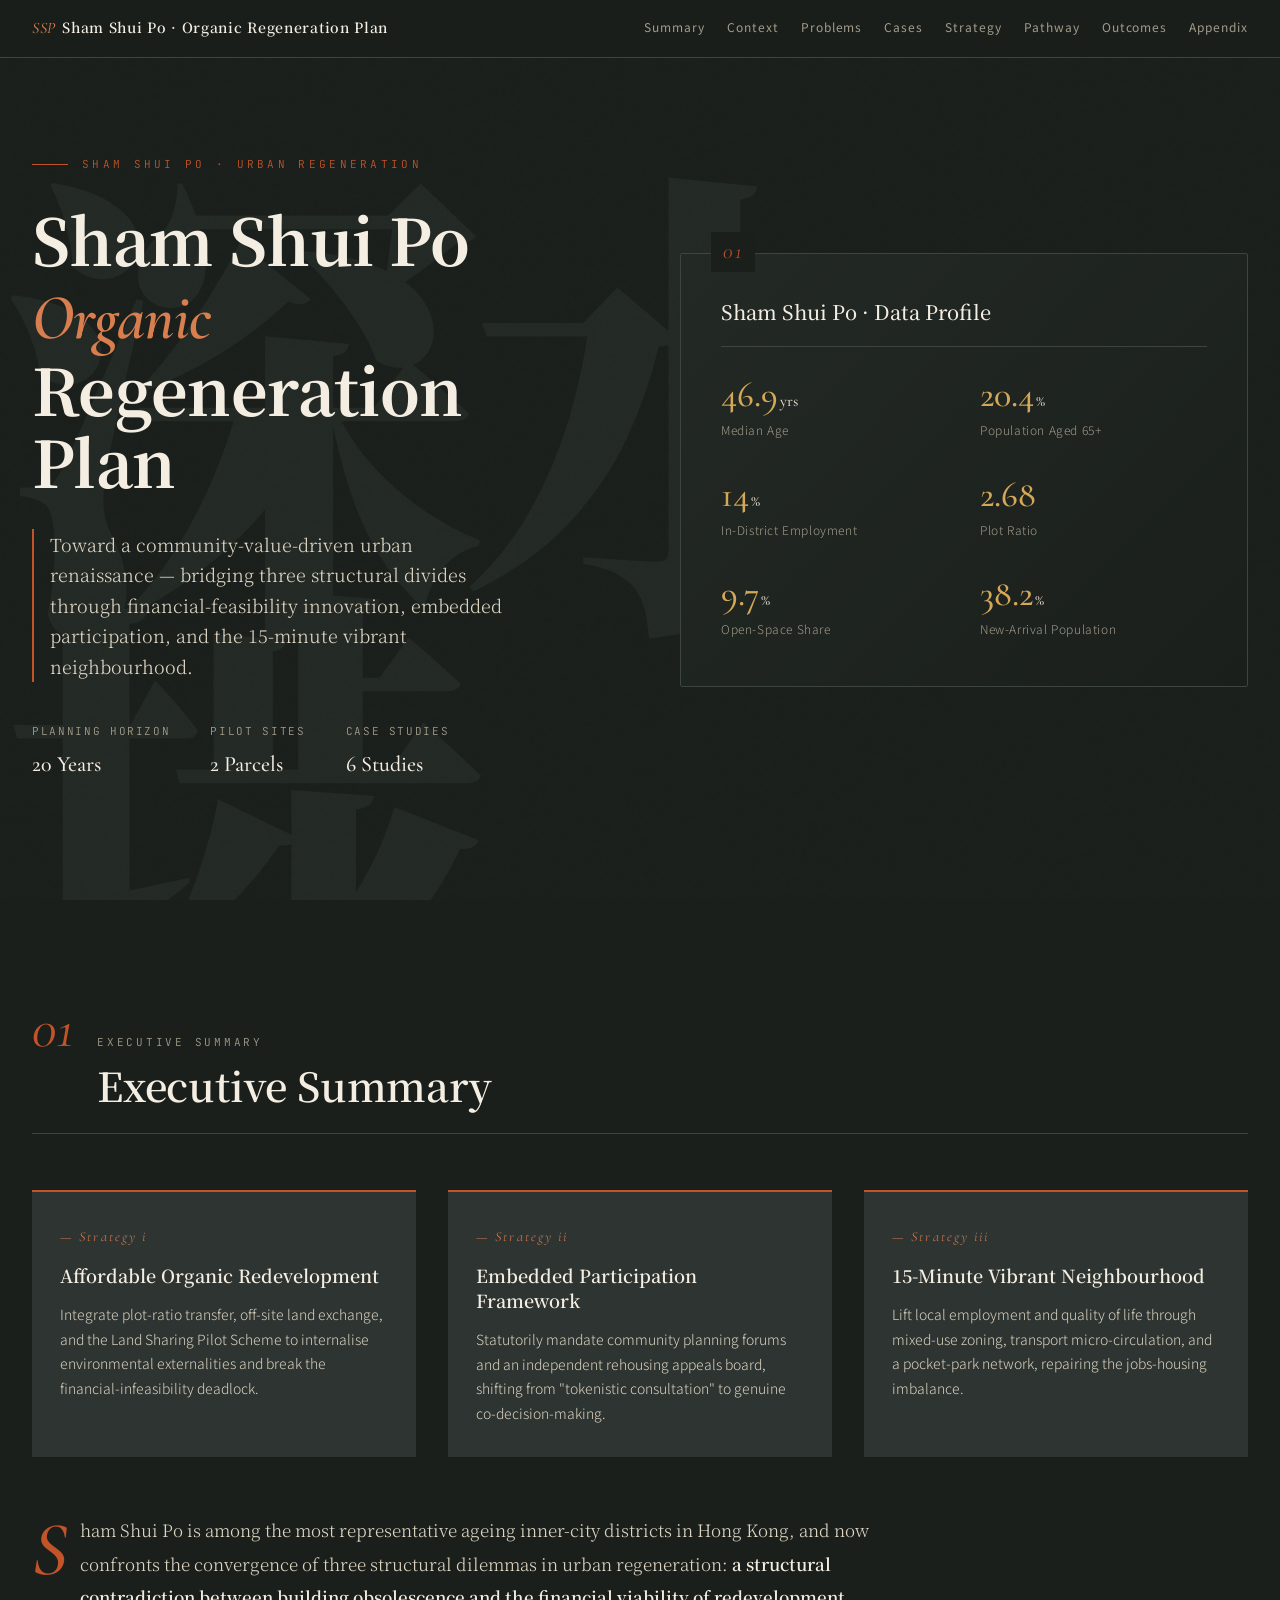
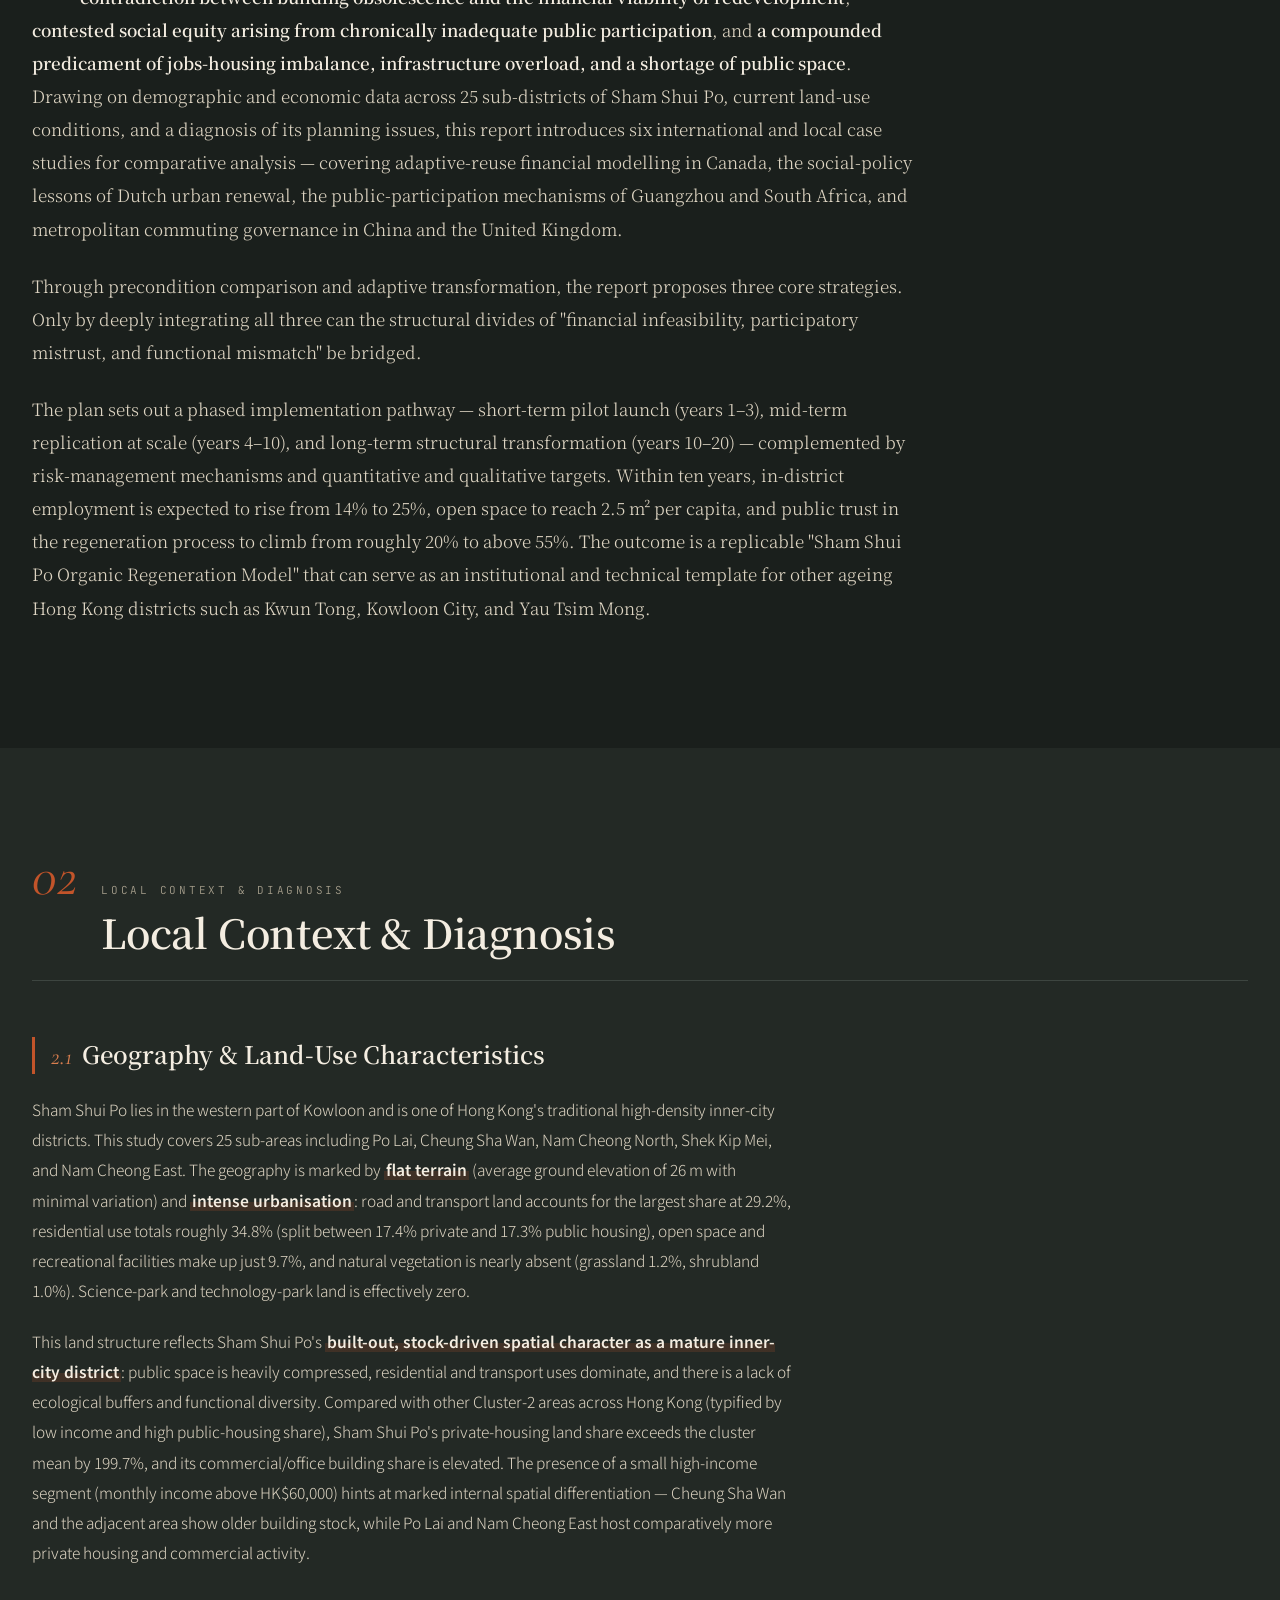
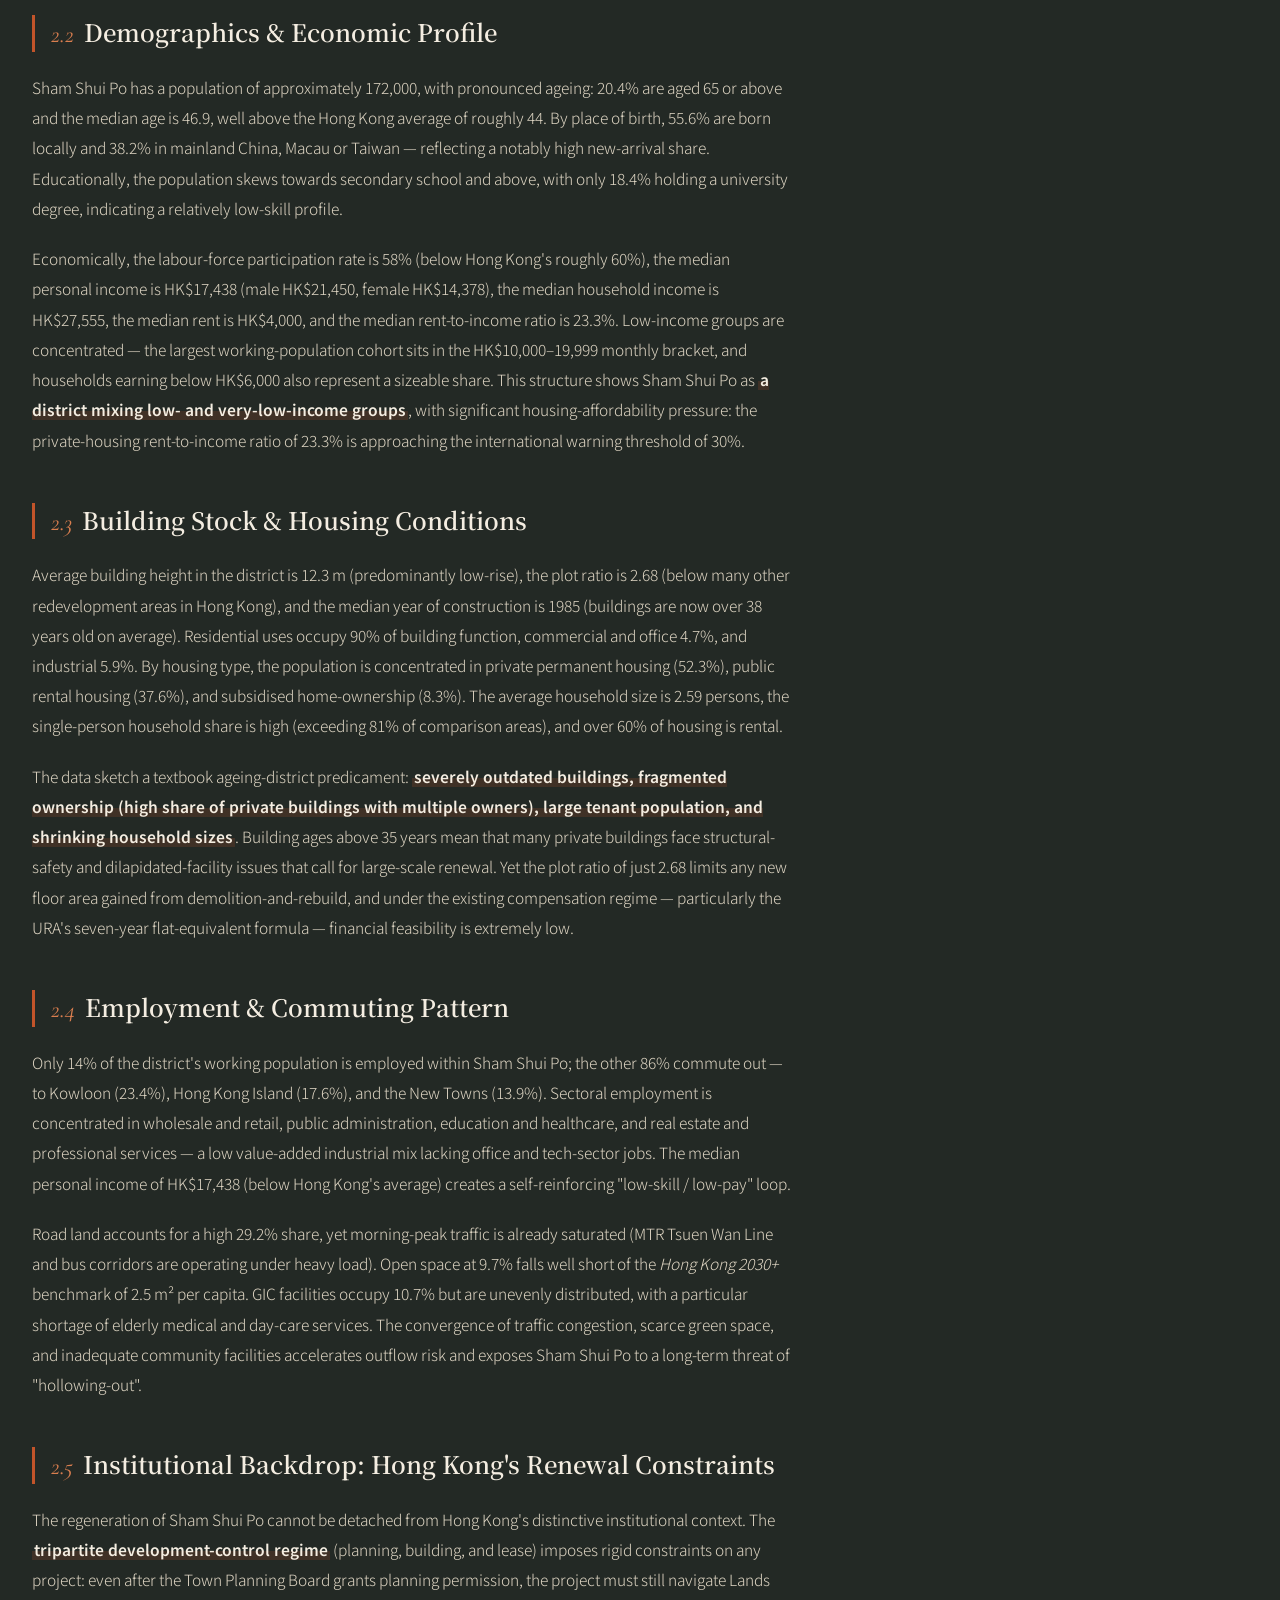
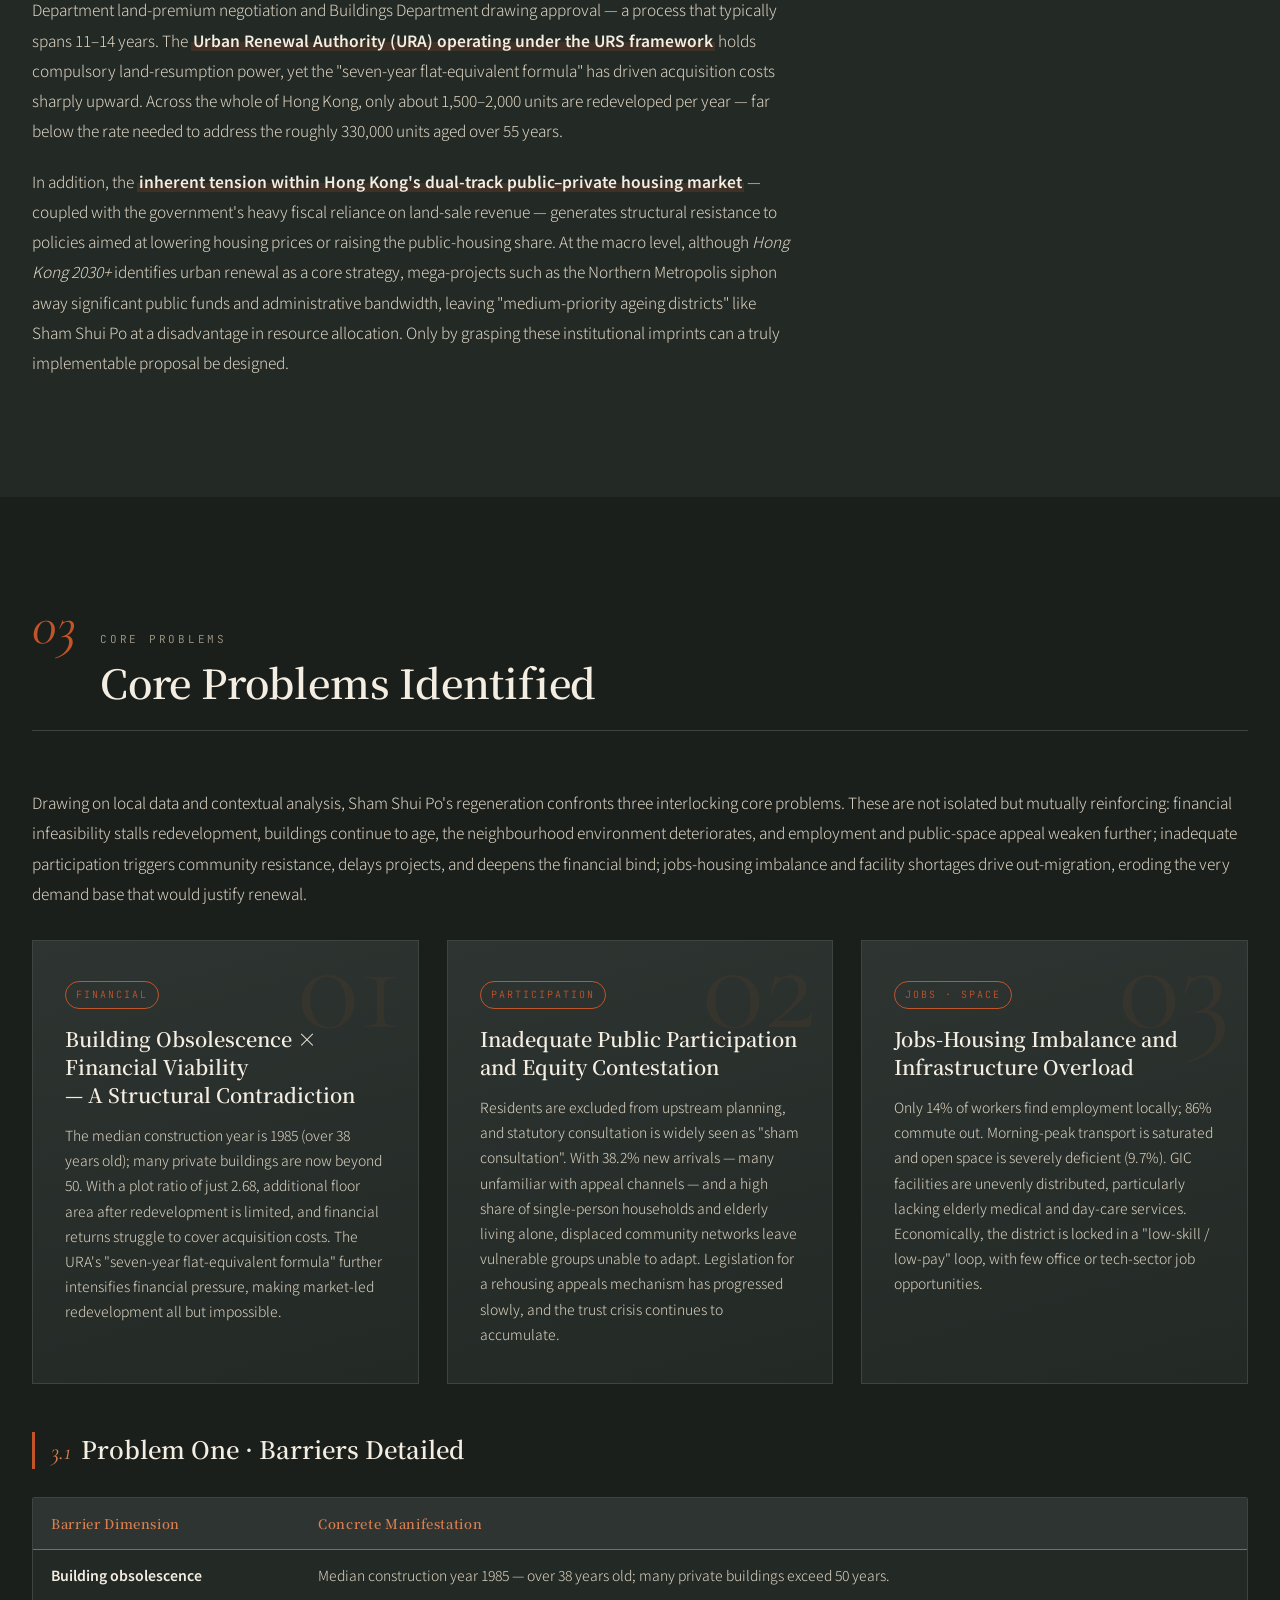
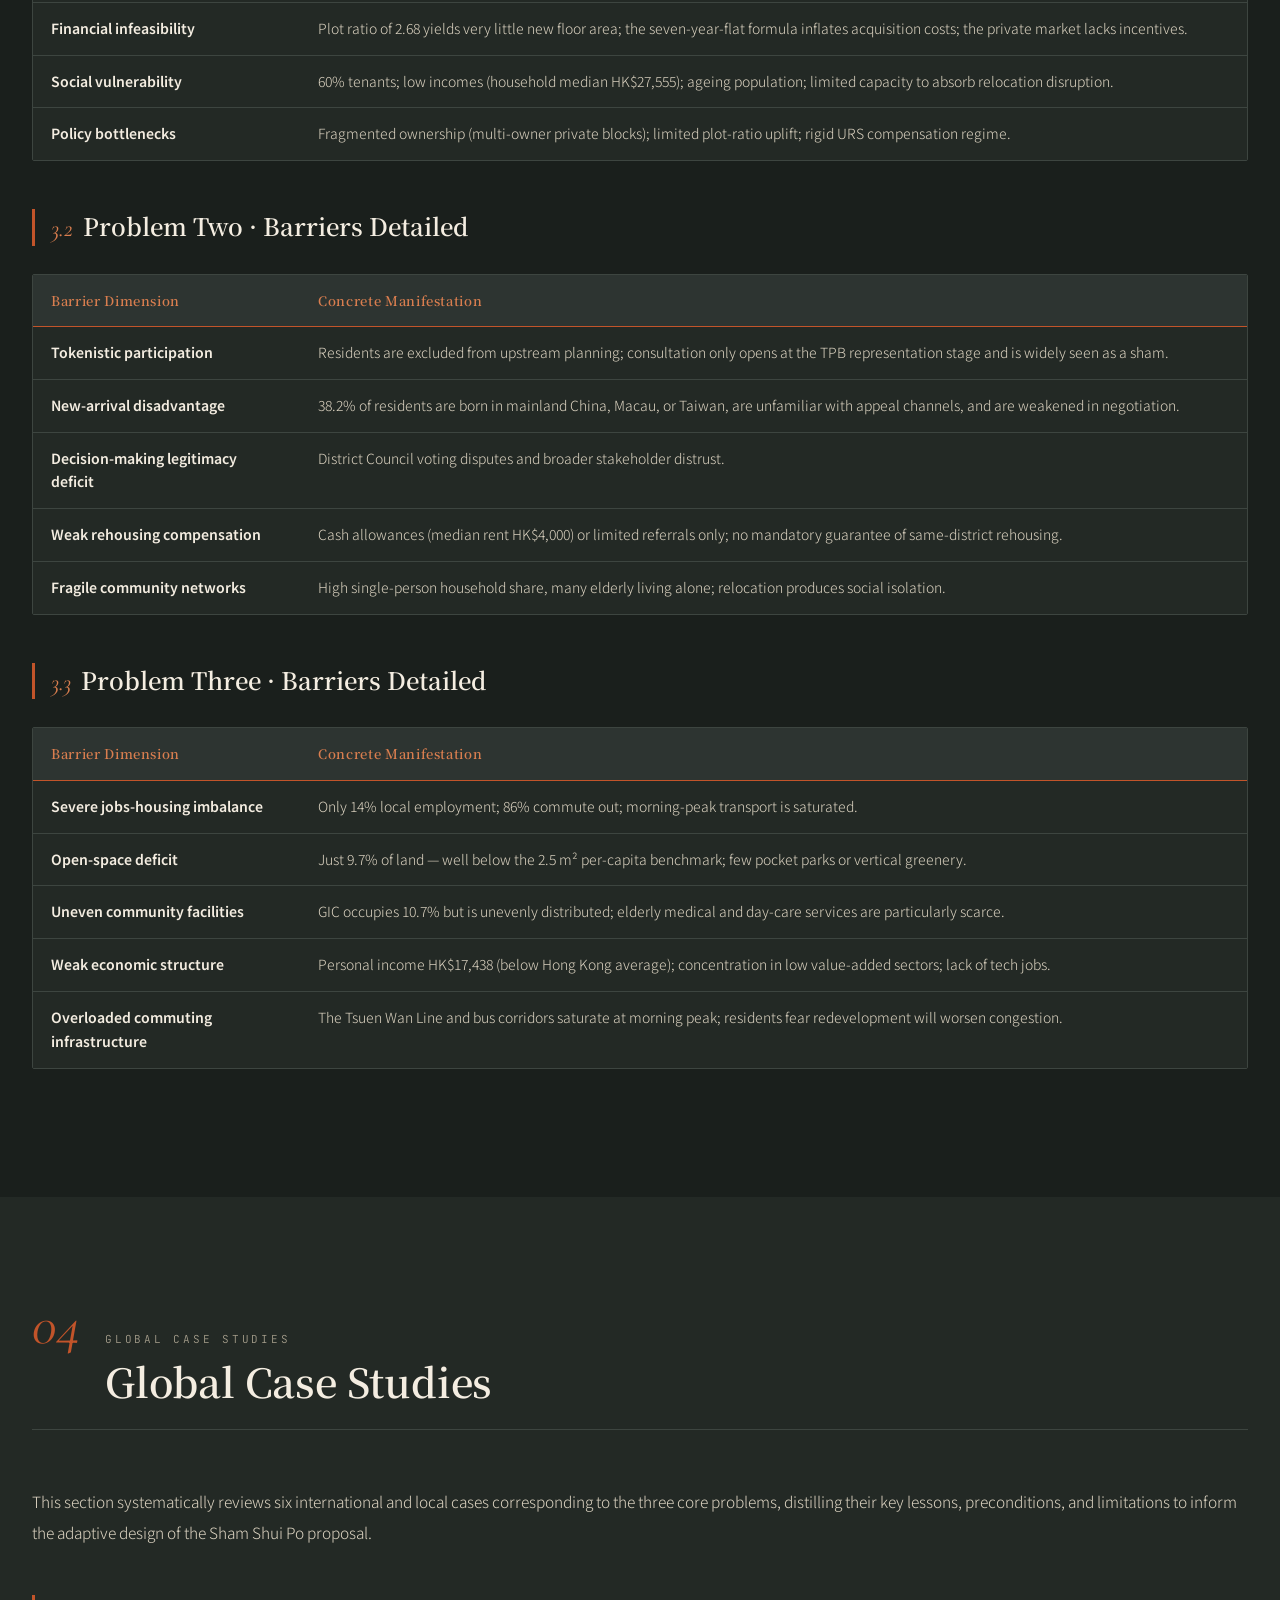
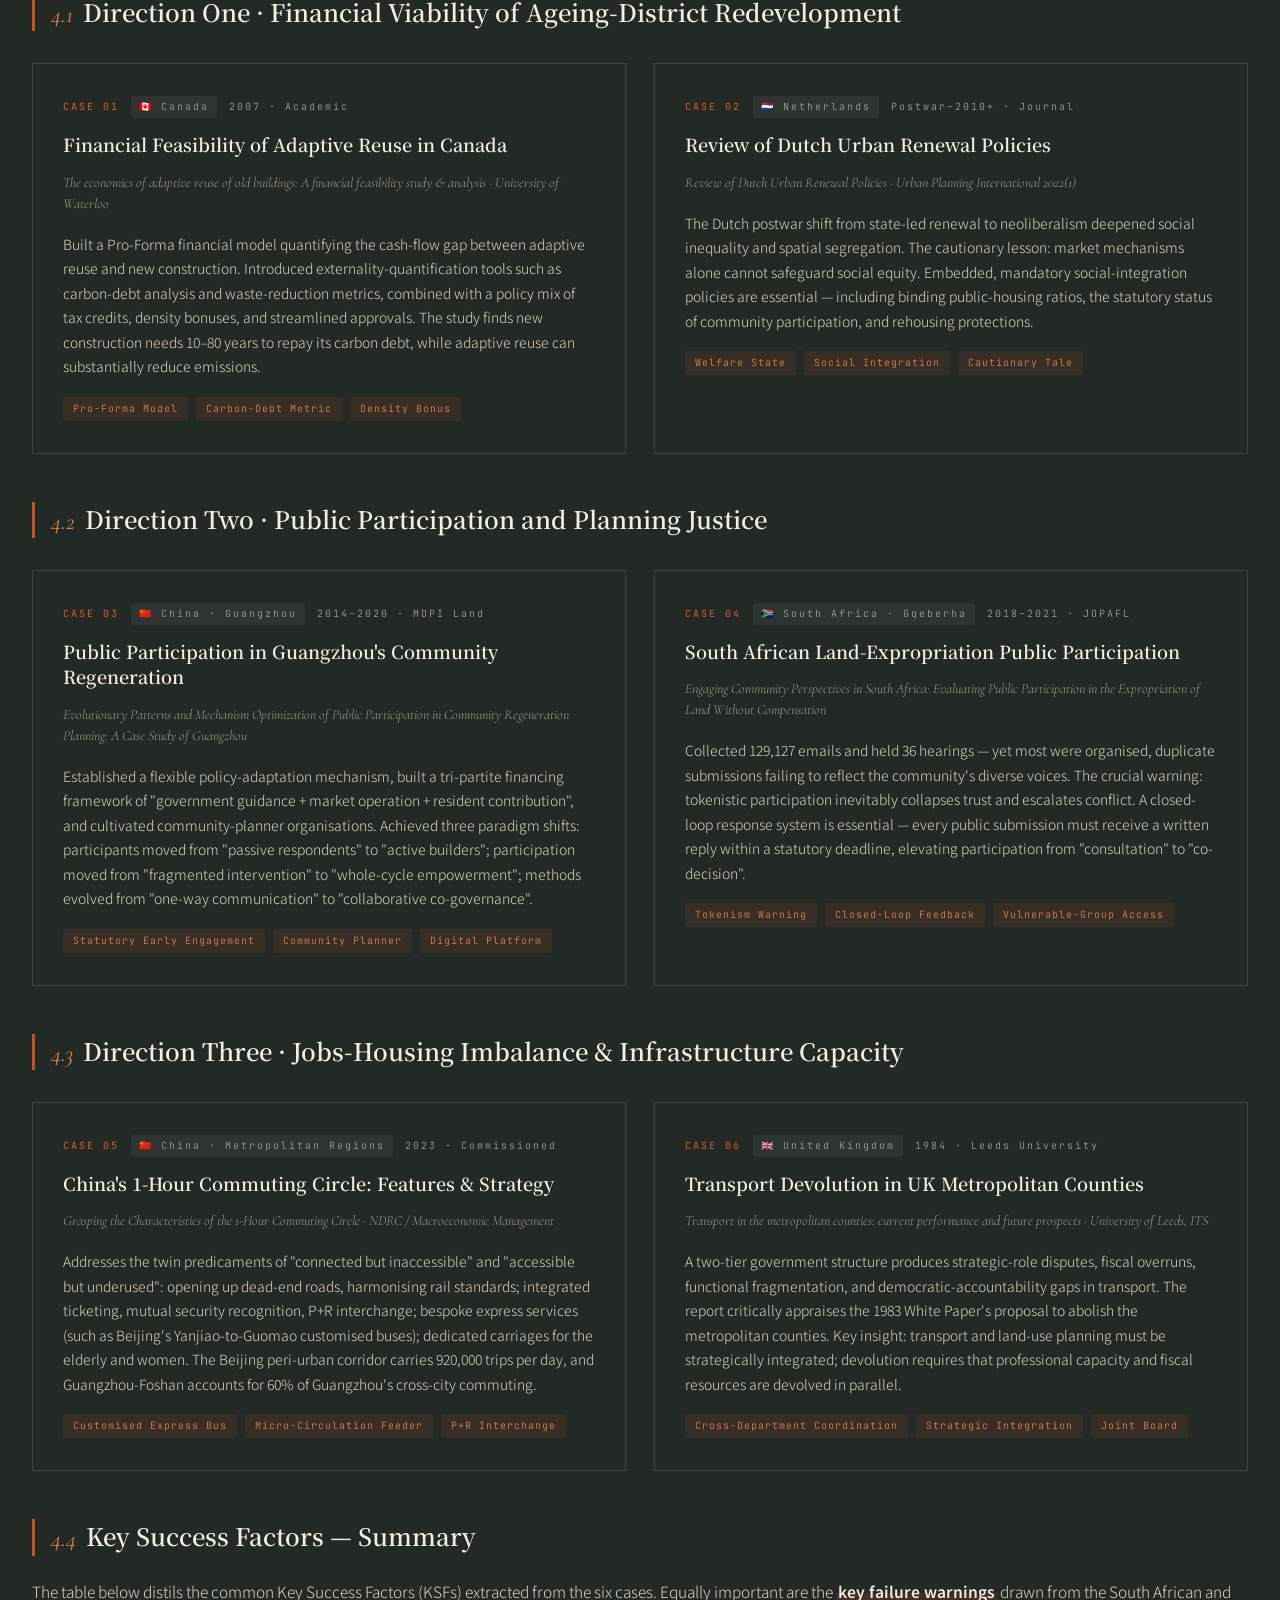
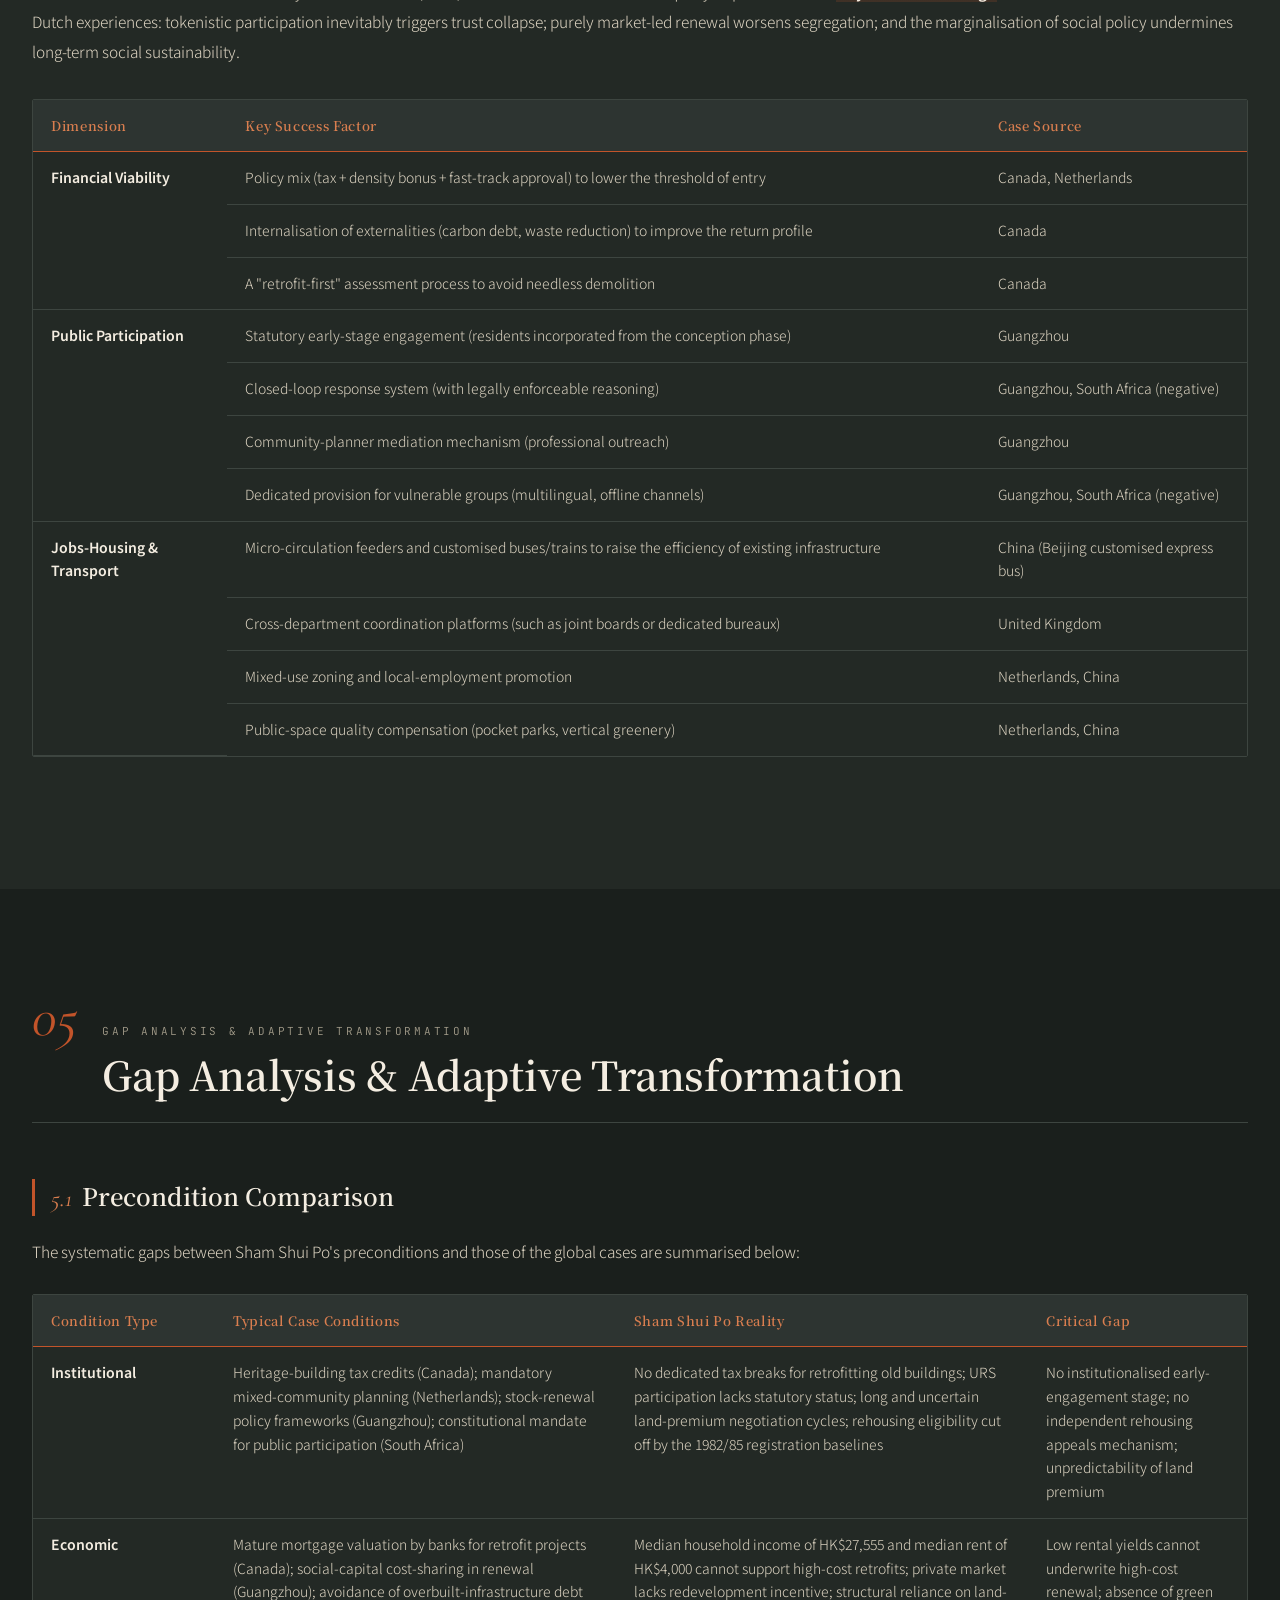
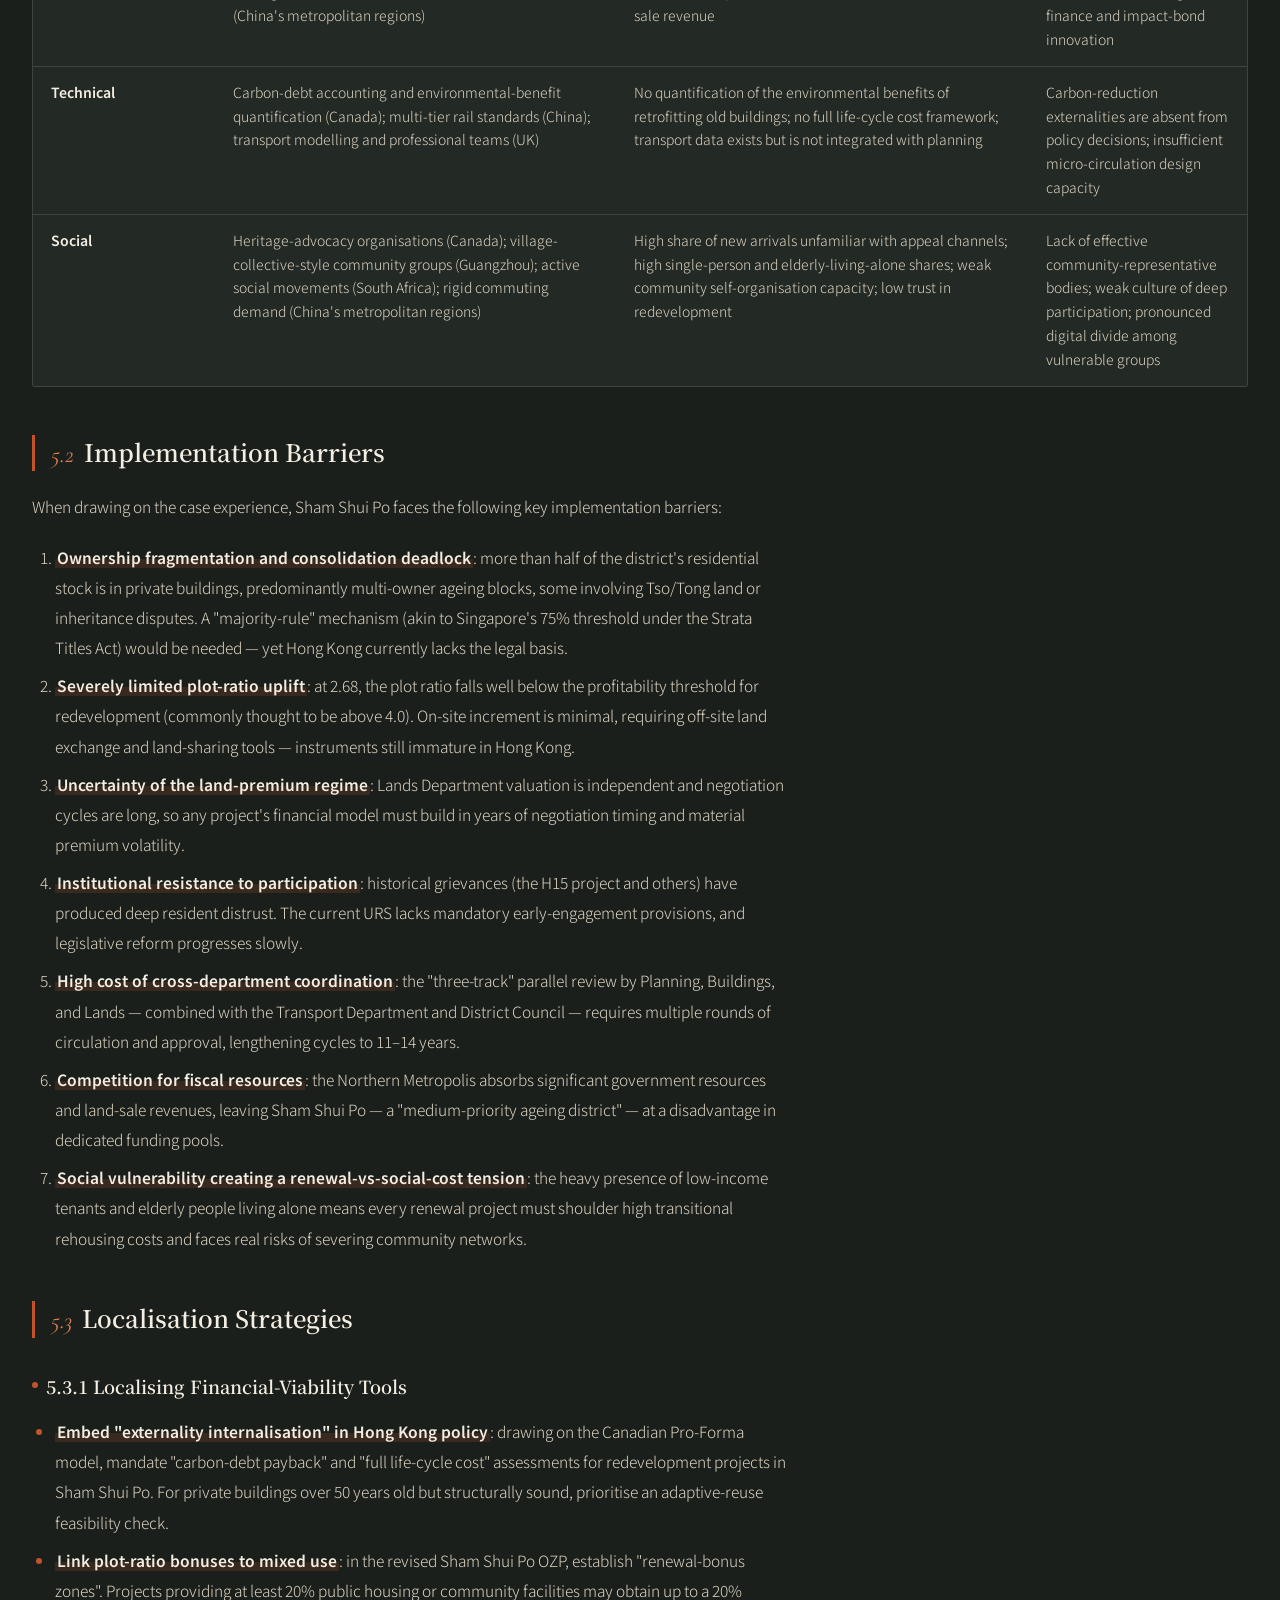
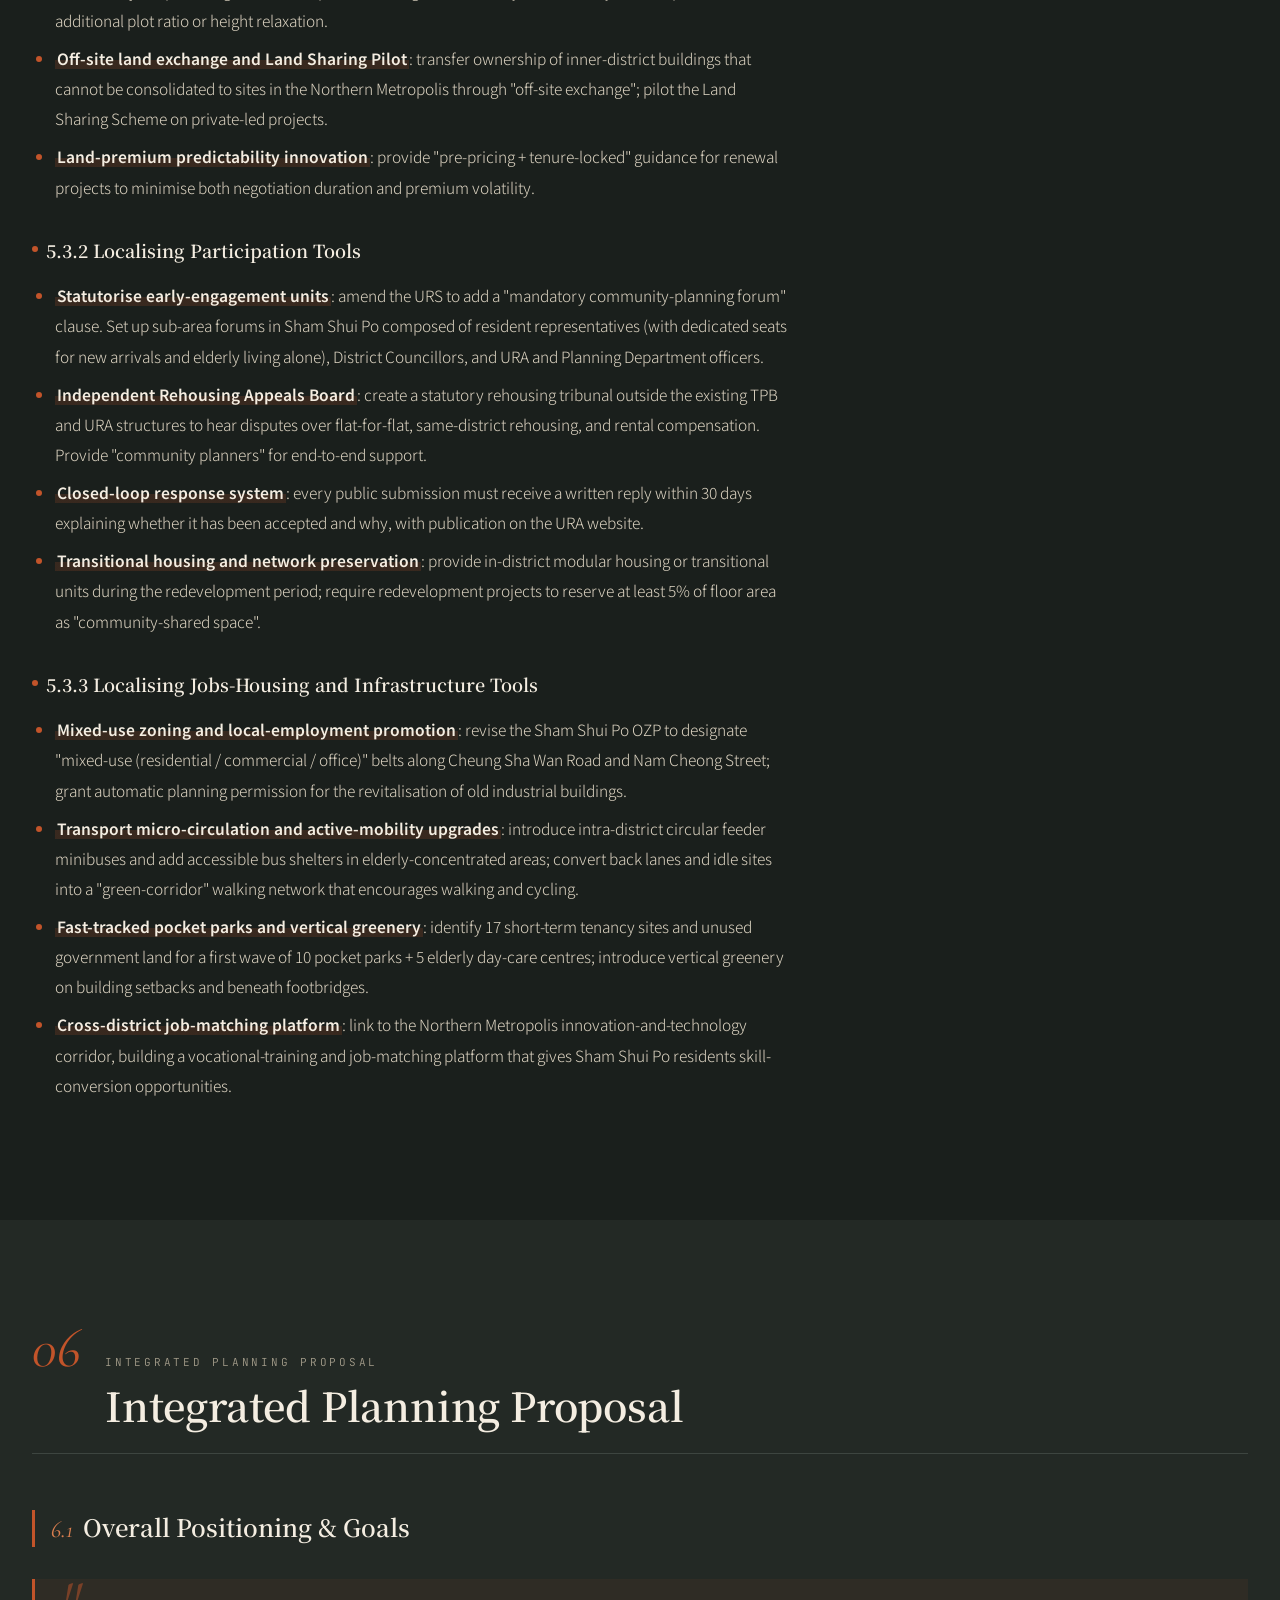
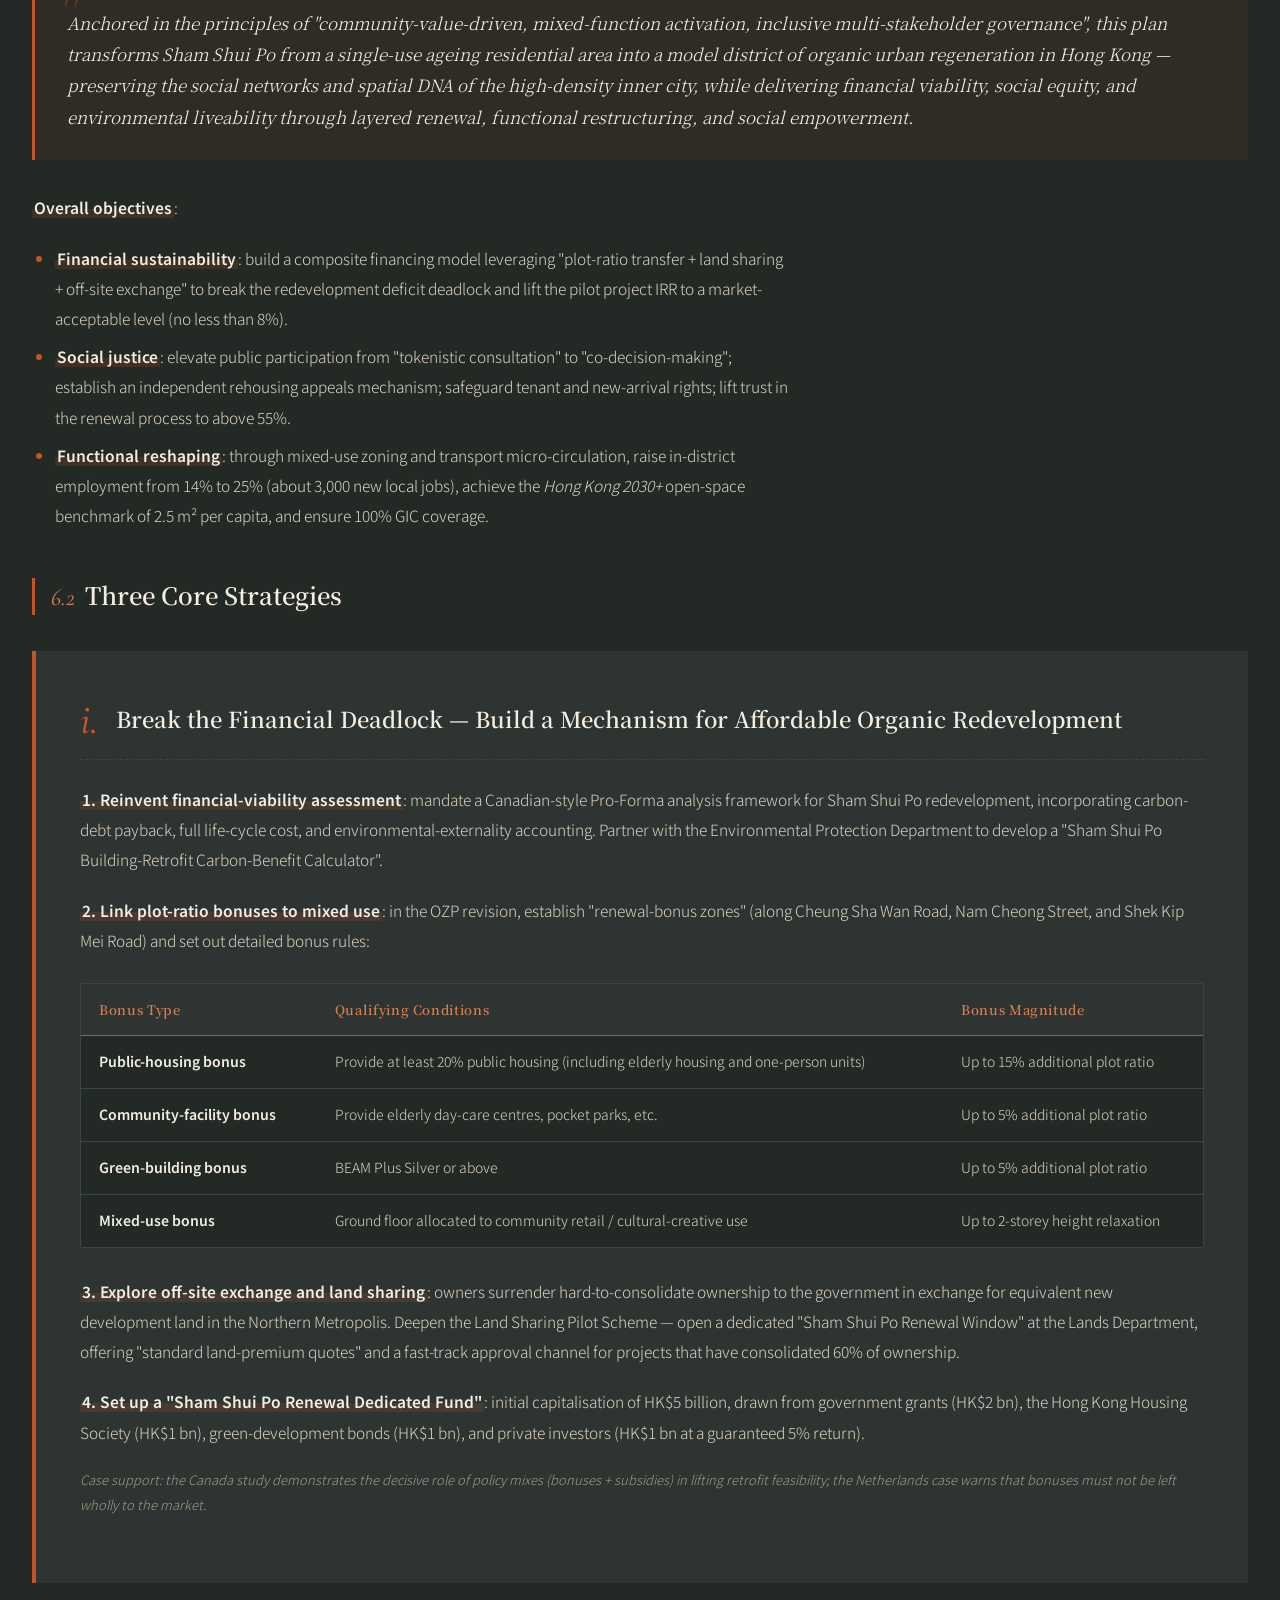
<file: example_output/Sham Shui Po/index_en.html>
<!DOCTYPE html>
<html lang="en">
<head>
<meta charset="UTF-8">
<meta name="viewport" content="width=device-width, initial-scale=1.0">
<title>Sham Shui Po Organic Regeneration — An Integrated Plan for Community-Value-Driven Urban Renewal</title>
<style>
/* ============================================================
   深水埗有机更新综合规划方案
   设计：编辑杂志风格 × 都市建筑印记
   ============================================================ */

/* ---------- 字体与变量 ---------- */
@import url('https://fonts.googleapis.com/css2?family=Noto+Serif+SC:wght@300;400;500;600;700;900&family=Noto+Sans+SC:wght@300;400;500;700;900&family=Cormorant+Garamond:ital,wght@0,300;0,400;0,500;0,600;1,300;1,400&family=JetBrains+Mono:wght@300;400;500&display=swap');

:root {
  /* 主色：深墨绿与暖砖红 */
  --ink: #1a1f1c;            /* 主背景：近黑墨绿 */
  --ink-2: #232925;           /* 次背景 */
  --ink-3: #2d3431;           /* 卡片背景 */
  --paper: #f4ede1;          /* 米白主文字 */
  --paper-soft: #ddd4c2;     /* 次文字 */
  --paper-dim: #a39c8a;      /* 三级文字 */
  --brick: #c2542a;          /* 砖红强调色 */
  --brick-soft: #d97e4f;     /* 砖红浅 */
  --gold: #d4a857;           /* 金色（用于数据） */
  --moss: #6b8d5c;           /* 苔绿色 */
  --line: #3d4540;            /* 分隔线 */
  --line-soft: #2d3431;

  --font-serif-cn: 'Noto Serif SC', 'Songti SC', 'STSong', serif;
  --font-sans-cn: 'Noto Sans SC', 'PingFang SC', 'Microsoft YaHei', sans-serif;
  --font-display: 'Cormorant Garamond', 'Noto Serif SC', serif;
  --font-mono: 'JetBrains Mono', monospace;

  --max-w: 1280px;
  --content-w: 760px;
}

* {
  box-sizing: border-box;
  margin: 0;
  padding: 0;
}

html {
  scroll-behavior: smooth;
  scroll-padding-top: 80px;
}

body {
  background: var(--ink);
  color: var(--paper);
  font-family: var(--font-sans-cn);
  font-weight: 300;
  font-size: 16px;
  line-height: 1.8;
  -webkit-font-smoothing: antialiased;
  -moz-osx-font-smoothing: grayscale;
  overflow-x: hidden;
}

/* 噪点纹理 */
body::before {
  content: '';
  position: fixed;
  inset: 0;
  pointer-events: none;
  z-index: 1;
  background-image: url("data:image/svg+xml,%3Csvg viewBox='0 0 200 200' xmlns='http://www.w3.org/2000/svg'%3E%3Cfilter id='n'%3E%3CfeTurbulence type='fractalNoise' baseFrequency='0.85' numOctaves='3' /%3E%3C/filter%3E%3Crect width='100%25' height='100%25' filter='url(%23n)' opacity='0.5'/%3E%3C/svg%3E");
  opacity: 0.04;
  mix-blend-mode: overlay;
}

/* ---------- 顶部导航 ---------- */
.topbar {
  position: fixed;
  top: 0;
  left: 0;
  right: 0;
  z-index: 100;
  background: rgba(26, 31, 28, 0.85);
  backdrop-filter: blur(12px);
  -webkit-backdrop-filter: blur(12px);
  border-bottom: 1px solid var(--line);
}

.topbar-inner {
  max-width: var(--max-w);
  margin: 0 auto;
  padding: 14px 32px;
  display: flex;
  align-items: center;
  justify-content: space-between;
  gap: 24px;
}

.topbar-title {
  font-family: var(--font-serif-cn);
  font-weight: 600;
  font-size: 14px;
  letter-spacing: 0.05em;
  color: var(--paper);
}

.topbar-title em {
  font-family: var(--font-display);
  font-style: italic;
  color: var(--brick-soft);
  font-weight: 400;
  font-size: 16px;
  margin-right: 6px;
}

.topbar-nav {
  display: flex;
  gap: 22px;
  font-size: 12px;
  letter-spacing: 0.08em;
  font-weight: 400;
}

.topbar-nav a {
  color: var(--paper-dim);
  text-decoration: none;
  transition: color 0.25s;
  position: relative;
  padding-bottom: 3px;
}

.topbar-nav a:hover {
  color: var(--brick-soft);
}

.topbar-nav a:hover::after {
  content: '';
  position: absolute;
  left: 0;
  right: 0;
  bottom: 0;
  height: 1px;
  background: var(--brick-soft);
}

/* ---------- HERO ---------- */
.hero {
  min-height: 100vh;
  display: flex;
  align-items: center;
  position: relative;
  padding: 120px 32px 80px;
  overflow: hidden;
}

.hero::before {
  content: '深水埗';
  position: absolute;
  bottom: -8vw;
  right: -2vw;
  font-family: var(--font-serif-cn);
  font-weight: 900;
  font-size: 38vw;
  color: var(--ink-2);
  line-height: 0.85;
  letter-spacing: -0.05em;
  z-index: 0;
  pointer-events: none;
}

.hero-inner {
  max-width: var(--max-w);
  margin: 0 auto;
  width: 100%;
  position: relative;
  z-index: 2;
  display: grid;
  grid-template-columns: 1fr 1fr;
  gap: 80px;
  align-items: center;
}

.hero-left .eyebrow {
  font-family: var(--font-mono);
  font-size: 11px;
  letter-spacing: 0.3em;
  color: var(--brick);
  text-transform: uppercase;
  margin-bottom: 28px;
  display: flex;
  align-items: center;
  gap: 14px;
}

.hero-left .eyebrow::before {
  content: '';
  width: 36px;
  height: 1px;
  background: var(--brick);
}

.hero-title {
  font-family: var(--font-serif-cn);
  font-weight: 700;
  font-size: clamp(36px, 5vw, 64px);
  line-height: 1.12;
  letter-spacing: -0.01em;
  color: var(--paper);
  margin-bottom: 32px;
}

.hero-title .accent {
  color: var(--brick-soft);
  font-style: italic;
  font-weight: 600;
  font-family: var(--font-display);
}

.hero-subtitle {
  font-family: var(--font-serif-cn);
  font-size: 18px;
  font-weight: 300;
  line-height: 1.7;
  color: var(--paper-soft);
  max-width: 480px;
  margin-bottom: 40px;
  padding-left: 16px;
  border-left: 2px solid var(--brick);
}

.hero-meta {
  display: flex;
  gap: 40px;
  font-family: var(--font-mono);
  font-size: 11px;
  letter-spacing: 0.15em;
  color: var(--paper-dim);
  text-transform: uppercase;
}

.hero-meta div span {
  display: block;
  color: var(--paper);
  font-size: 22px;
  font-family: var(--font-display);
  margin-top: 4px;
  letter-spacing: 0;
  text-transform: none;
  font-weight: 500;
}

.hero-right {
  position: relative;
  padding: 40px;
  background: linear-gradient(135deg, var(--ink-2) 0%, var(--ink) 100%);
  border: 1px solid var(--line);
  border-radius: 2px;
}

.hero-right::before {
  content: '01';
  position: absolute;
  top: -22px;
  left: 30px;
  background: var(--ink);
  padding: 0 12px;
  font-family: var(--font-display);
  font-style: italic;
  color: var(--brick);
  font-size: 22px;
  letter-spacing: 0.1em;
}

.hero-right h3 {
  font-family: var(--font-serif-cn);
  font-size: 20px;
  font-weight: 500;
  color: var(--paper);
  margin-bottom: 24px;
  padding-bottom: 16px;
  border-bottom: 1px solid var(--line);
}

.stat-grid {
  display: grid;
  grid-template-columns: 1fr 1fr;
  gap: 24px 32px;
}

.stat-grid .stat-item {
  padding: 6px 0;
}

.stat-grid .stat-value {
  font-family: var(--font-display);
  font-size: 36px;
  font-weight: 500;
  color: var(--gold);
  line-height: 1;
  margin-bottom: 6px;
}

.stat-grid .stat-value .unit {
  font-size: 16px;
  color: var(--paper-soft);
  margin-left: 2px;
}

.stat-grid .stat-label {
  font-size: 12px;
  color: var(--paper-dim);
  letter-spacing: 0.05em;
}

/* ---------- 通用区块 ---------- */
section.block {
  padding: 100px 32px;
  position: relative;
}

section.block.alt {
  background: var(--ink-2);
}

.block-inner {
  max-width: var(--max-w);
  margin: 0 auto;
  position: relative;
}

.section-header {
  display: flex;
  align-items: baseline;
  gap: 24px;
  margin-bottom: 56px;
  padding-bottom: 24px;
  border-bottom: 1px solid var(--line);
}

.section-num {
  font-family: var(--font-display);
  font-style: italic;
  font-size: 56px;
  font-weight: 400;
  color: var(--brick);
  line-height: 1;
  flex-shrink: 0;
}

.section-title-group {
  flex: 1;
}

.section-title-en {
  font-family: var(--font-mono);
  font-size: 11px;
  letter-spacing: 0.25em;
  color: var(--paper-dim);
  text-transform: uppercase;
  margin-bottom: 8px;
}

.section-title {
  font-family: var(--font-serif-cn);
  font-size: clamp(28px, 3.2vw, 40px);
  font-weight: 600;
  color: var(--paper);
  line-height: 1.2;
  letter-spacing: -0.005em;
}

/* ---------- 执行摘要 ---------- */
.summary-grid {
  display: grid;
  grid-template-columns: 1fr 1fr 1fr;
  gap: 32px;
  margin-bottom: 56px;
}

.summary-card {
  padding: 32px 28px;
  background: var(--ink-3);
  border-top: 2px solid var(--brick);
  position: relative;
  transition: transform 0.3s ease;
}

.summary-card:hover {
  transform: translateY(-4px);
}

.summary-card .num {
  font-family: var(--font-display);
  font-style: italic;
  color: var(--brick-soft);
  font-size: 14px;
  letter-spacing: 0.15em;
  margin-bottom: 14px;
  display: block;
}

.summary-card h4 {
  font-family: var(--font-serif-cn);
  font-size: 18px;
  font-weight: 600;
  color: var(--paper);
  margin-bottom: 14px;
  line-height: 1.4;
}

.summary-card p {
  font-size: 14px;
  color: var(--paper-soft);
  line-height: 1.75;
}

.summary-prose {
  max-width: 880px;
  font-family: var(--font-serif-cn);
  font-size: 17px;
  line-height: 1.95;
  color: var(--paper-soft);
}

.summary-prose p {
  margin-bottom: 1.4em;
}

.summary-prose p:first-child::first-letter {
  font-family: var(--font-display);
  font-style: italic;
  font-size: 4.5em;
  float: left;
  line-height: 0.85;
  padding-right: 12px;
  padding-top: 4px;
  color: var(--brick);
  font-weight: 500;
}

.summary-prose strong {
  color: var(--paper);
  font-weight: 600;
}

/* ---------- 章节 ---------- */
.sub-title {
  font-family: var(--font-serif-cn);
  font-size: 24px;
  font-weight: 600;
  color: var(--paper);
  margin: 48px 0 20px;
  padding-left: 16px;
  border-left: 3px solid var(--brick);
  line-height: 1.4;
}

.sub-title .num {
  font-family: var(--font-display);
  font-style: italic;
  color: var(--brick-soft);
  margin-right: 10px;
  font-weight: 400;
}

.sub-sub-title {
  font-family: var(--font-serif-cn);
  font-size: 18px;
  font-weight: 600;
  color: var(--paper);
  margin: 32px 0 14px;
  padding-left: 14px;
  position: relative;
}

.sub-sub-title::before {
  content: '';
  position: absolute;
  left: 0;
  top: 12px;
  width: 6px;
  height: 6px;
  background: var(--brick);
  border-radius: 50%;
}

.prose {
  max-width: var(--content-w);
  font-size: 15.5px;
  line-height: 1.95;
  color: var(--paper-soft);
}

.prose.wide {
  max-width: none;
}

.prose p {
  margin-bottom: 1.3em;
}

.prose strong {
  color: var(--paper);
  font-weight: 600;
  background: linear-gradient(transparent 60%, rgba(194, 84, 42, 0.18) 60%);
  padding: 0 2px;
}

.prose ul, .prose ol {
  margin: 0.5em 0 1.3em 1.5em;
  color: var(--paper-soft);
}

.prose ul li, .prose ol li {
  margin-bottom: 0.5em;
}

.prose ul li::marker {
  color: var(--brick);
}

/* ---------- 表格 ---------- */
.tbl-wrap {
  margin: 28px 0;
  overflow-x: auto;
  border: 1px solid var(--line);
  border-radius: 2px;
}

table {
  width: 100%;
  border-collapse: collapse;
  font-size: 14px;
  background: var(--ink-2);
}

table thead {
  background: var(--ink-3);
}

table th {
  padding: 14px 18px;
  text-align: left;
  font-family: var(--font-serif-cn);
  font-size: 13px;
  font-weight: 600;
  color: var(--brick-soft);
  letter-spacing: 0.05em;
  border-bottom: 1px solid var(--brick);
  vertical-align: top;
}

table td {
  padding: 14px 18px;
  border-bottom: 1px solid var(--line);
  color: var(--paper-soft);
  vertical-align: top;
  line-height: 1.7;
}

table tr:last-child td {
  border-bottom: none;
}

table tr:hover td {
  background: rgba(194, 84, 42, 0.04);
}

table td strong {
  color: var(--paper);
  font-weight: 600;
}

/* ---------- 问题卡片（三大核心问题） ---------- */
.problem-grid {
  display: grid;
  grid-template-columns: repeat(3, 1fr);
  gap: 28px;
  margin-top: 32px;
}

.problem-card {
  padding: 36px 32px;
  background: linear-gradient(165deg, var(--ink-3) 0%, var(--ink-2) 100%);
  border: 1px solid var(--line);
  position: relative;
  overflow: hidden;
}

.problem-card::before {
  content: attr(data-num);
  position: absolute;
  top: -20px;
  right: 16px;
  font-family: var(--font-display);
  font-size: 130px;
  font-weight: 400;
  color: rgba(194, 84, 42, 0.08);
  line-height: 1;
  pointer-events: none;
}

.problem-card h4 {
  font-family: var(--font-serif-cn);
  font-size: 20px;
  font-weight: 600;
  color: var(--paper);
  margin-bottom: 14px;
  line-height: 1.4;
  position: relative;
}

.problem-card .tag {
  display: inline-block;
  font-family: var(--font-mono);
  font-size: 10px;
  letter-spacing: 0.2em;
  color: var(--brick);
  padding: 4px 10px;
  border: 1px solid var(--brick);
  border-radius: 100px;
  margin-bottom: 16px;
}

.problem-card p {
  font-size: 14px;
  color: var(--paper-soft);
  line-height: 1.8;
  position: relative;
}

/* ---------- 策略卡 ---------- */
.strategy {
  background: var(--ink-3);
  padding: 48px 44px;
  margin: 36px 0;
  border-left: 4px solid var(--brick);
  position: relative;
}

.strategy-head {
  display: flex;
  align-items: center;
  gap: 18px;
  margin-bottom: 24px;
  padding-bottom: 18px;
  border-bottom: 1px dashed var(--line);
}

.strategy-num {
  font-family: var(--font-display);
  font-style: italic;
  font-size: 42px;
  color: var(--brick);
  font-weight: 500;
  line-height: 1;
}

.strategy-name {
  font-family: var(--font-serif-cn);
  font-size: 22px;
  font-weight: 600;
  color: var(--paper);
  line-height: 1.3;
}

/* ---------- 案例卡片网格 ---------- */
.case-grid {
  display: grid;
  grid-template-columns: repeat(2, 1fr);
  gap: 28px;
  margin-top: 32px;
}

.case-card {
  background: var(--ink-2);
  padding: 32px 30px;
  border: 1px solid var(--line);
  position: relative;
  transition: all 0.3s ease;
}

.case-card:hover {
  border-color: var(--brick);
  transform: translateY(-3px);
}

.case-card .case-meta {
  display: flex;
  align-items: center;
  gap: 12px;
  font-family: var(--font-mono);
  font-size: 10px;
  letter-spacing: 0.2em;
  color: var(--paper-dim);
  margin-bottom: 14px;
}

.case-card .case-meta .case-no {
  color: var(--brick);
  font-weight: 500;
}

.case-card .case-meta .case-flag {
  padding: 2px 8px;
  background: var(--ink-3);
  border-radius: 2px;
}

.case-card h4 {
  font-family: var(--font-serif-cn);
  font-size: 18px;
  font-weight: 600;
  color: var(--paper);
  margin-bottom: 14px;
  line-height: 1.4;
}

.case-card .case-en {
  font-family: var(--font-display);
  font-style: italic;
  font-size: 14px;
  color: var(--paper-dim);
  line-height: 1.5;
  margin-bottom: 18px;
}

.case-card .case-summary {
  font-size: 14px;
  color: var(--paper-soft);
  line-height: 1.75;
  margin-bottom: 18px;
}

.case-card .case-tags {
  display: flex;
  flex-wrap: wrap;
  gap: 8px;
  font-family: var(--font-mono);
  font-size: 10px;
}

.case-card .case-tag {
  padding: 3px 10px;
  background: rgba(194, 84, 42, 0.12);
  color: var(--brick-soft);
  border-radius: 2px;
  letter-spacing: 0.1em;
}

/* ---------- 关键成功要素 ---------- */
.ksf-table {
  margin: 32px 0;
}

/* ---------- 实施路径时间线 ---------- */
.timeline {
  position: relative;
  margin: 48px 0;
  padding-left: 32px;
}

.timeline::before {
  content: '';
  position: absolute;
  left: 8px;
  top: 8px;
  bottom: 8px;
  width: 1px;
  background: linear-gradient(180deg, var(--brick) 0%, var(--line) 100%);
}

.timeline-item {
  position: relative;
  margin-bottom: 48px;
}

.timeline-item::before {
  content: '';
  position: absolute;
  left: -32px;
  top: 6px;
  width: 17px;
  height: 17px;
  border: 2px solid var(--brick);
  background: var(--ink);
  border-radius: 50%;
}

.timeline-item::after {
  content: '';
  position: absolute;
  left: -27px;
  top: 11px;
  width: 7px;
  height: 7px;
  background: var(--brick);
  border-radius: 50%;
}

.timeline-phase {
  font-family: var(--font-mono);
  font-size: 11px;
  letter-spacing: 0.2em;
  color: var(--brick);
  margin-bottom: 4px;
  text-transform: uppercase;
}

.timeline-title {
  font-family: var(--font-serif-cn);
  font-size: 22px;
  font-weight: 600;
  color: var(--paper);
  margin-bottom: 6px;
}

.timeline-period {
  font-family: var(--font-display);
  font-style: italic;
  color: var(--gold);
  font-size: 18px;
  margin-bottom: 16px;
}

.timeline-content {
  background: var(--ink-2);
  border: 1px solid var(--line);
  padding: 24px 28px;
}

.timeline-content h5 {
  font-family: var(--font-serif-cn);
  font-size: 14px;
  font-weight: 600;
  color: var(--paper);
  margin: 16px 0 8px;
}

.timeline-content h5:first-child {
  margin-top: 0;
}

.timeline-content p, .timeline-content ul {
  font-size: 14px;
  color: var(--paper-soft);
  line-height: 1.8;
}

.timeline-content .milestone {
  display: inline-block;
  margin-top: 12px;
  padding: 8px 16px;
  background: rgba(212, 168, 87, 0.1);
  border-left: 2px solid var(--gold);
  font-size: 13px;
  color: var(--gold);
  font-family: var(--font-serif-cn);
}

/* ---------- 指标看板（预期成果） ---------- */
.kpi-grid {
  display: grid;
  grid-template-columns: repeat(3, 1fr);
  gap: 24px;
  margin: 32px 0;
}

.kpi-card {
  background: var(--ink-3);
  padding: 28px 26px;
  border-radius: 2px;
  position: relative;
  overflow: hidden;
  border: 1px solid var(--line);
}

.kpi-card .kpi-label {
  font-size: 12px;
  color: var(--paper-dim);
  letter-spacing: 0.05em;
  margin-bottom: 14px;
  line-height: 1.4;
}

.kpi-card .kpi-flow {
  display: flex;
  align-items: baseline;
  gap: 14px;
  margin-bottom: 8px;
  flex-wrap: wrap;
}

.kpi-card .kpi-from {
  font-family: var(--font-display);
  font-size: 22px;
  color: var(--paper-dim);
  font-style: italic;
}

.kpi-card .kpi-arrow {
  color: var(--brick);
  font-family: var(--font-mono);
  font-size: 14px;
}

.kpi-card .kpi-to {
  font-family: var(--font-display);
  font-size: 36px;
  font-weight: 600;
  color: var(--gold);
  line-height: 1;
}

.kpi-card .kpi-note {
  font-size: 11px;
  font-family: var(--font-mono);
  color: var(--paper-dim);
  letter-spacing: 0.05em;
}

/* ---------- 引用 ---------- */
.callout {
  margin: 32px 0;
  padding: 28px 32px;
  background: rgba(194, 84, 42, 0.08);
  border-left: 3px solid var(--brick);
  font-family: var(--font-serif-cn);
  font-size: 17px;
  line-height: 1.85;
  color: var(--paper);
  font-style: italic;
  position: relative;
}

.callout::before {
  content: '"';
  position: absolute;
  top: -8px;
  left: 24px;
  font-family: var(--font-display);
  font-size: 70px;
  color: var(--brick);
  font-style: italic;
  line-height: 1;
  opacity: 0.5;
}

/* ---------- 案例详情 ---------- */
.case-detail {
  background: var(--ink-2);
  margin-top: 56px;
  border: 1px solid var(--line);
  border-left: 3px solid var(--brick);
}

.case-detail-head {
  padding: 32px 40px;
  border-bottom: 1px solid var(--line);
  background: linear-gradient(135deg, var(--ink-3) 0%, var(--ink-2) 100%);
  position: relative;
}

.case-detail-no {
  position: absolute;
  top: 22px;
  right: 36px;
  font-family: var(--font-display);
  font-style: italic;
  font-size: 64px;
  color: var(--brick);
  font-weight: 500;
  line-height: 1;
  opacity: 0.7;
}

.case-detail-tag {
  font-family: var(--font-mono);
  font-size: 10px;
  letter-spacing: 0.2em;
  color: var(--brick);
  margin-bottom: 12px;
}

.case-detail-title {
  font-family: var(--font-serif-cn);
  font-size: 22px;
  font-weight: 600;
  color: var(--paper);
  line-height: 1.4;
  margin-bottom: 8px;
  padding-right: 80px;
}

.case-detail-title-en {
  font-family: var(--font-display);
  font-style: italic;
  font-size: 15px;
  color: var(--paper-dim);
  line-height: 1.5;
  padding-right: 80px;
}

.case-detail-meta {
  display: flex;
  gap: 28px;
  margin-top: 18px;
  flex-wrap: wrap;
}

.case-detail-meta div {
  font-size: 12px;
  color: var(--paper-dim);
  font-family: var(--font-mono);
  letter-spacing: 0.08em;
}

.case-detail-meta strong {
  color: var(--paper);
  font-family: var(--font-sans-cn);
  font-weight: 500;
  margin-left: 6px;
}

.case-detail-body {
  padding: 32px 40px 40px;
}

.case-detail-body h4 {
  font-family: var(--font-serif-cn);
  font-size: 17px;
  font-weight: 600;
  color: var(--paper);
  margin: 24px 0 12px;
  padding-left: 14px;
  border-left: 2px solid var(--brick);
}

.case-detail-body h4:first-child {
  margin-top: 0;
}

.case-detail-body h5 {
  font-family: var(--font-serif-cn);
  font-size: 14px;
  font-weight: 600;
  color: var(--brick-soft);
  margin: 18px 0 8px;
}

.case-detail-body p {
  font-size: 14.5px;
  color: var(--paper-soft);
  line-height: 1.85;
  margin-bottom: 1em;
}

.case-detail-body ul {
  font-size: 14.5px;
  color: var(--paper-soft);
  line-height: 1.85;
  margin: 0 0 1em 1.5em;
}

.case-detail-body ul li {
  margin-bottom: 0.5em;
}

.case-detail-body ul li::marker {
  color: var(--brick);
}

.case-detail-body strong {
  color: var(--paper);
  font-weight: 600;
}

/* 案例详情：可折叠（保持展开以确保所有信息可见，但有视觉指引） */
.case-detail-body details {
  margin-bottom: 12px;
}

.case-detail-body details summary {
  cursor: pointer;
  padding: 12px 0;
  font-family: var(--font-serif-cn);
  font-weight: 600;
  color: var(--paper);
  border-bottom: 1px solid var(--line);
  list-style: none;
  display: flex;
  align-items: center;
  gap: 10px;
}

.case-detail-body details summary::-webkit-details-marker {
  display: none;
}

.case-detail-body details summary::before {
  content: '+';
  font-family: var(--font-display);
  color: var(--brick);
  font-size: 22px;
  line-height: 1;
  transition: transform 0.2s;
}

.case-detail-body details[open] summary::before {
  content: '−';
}

/* ---------- 行动建议表 ---------- */
.actor-grid {
  display: grid;
  grid-template-columns: 1fr 2fr;
  gap: 0;
  margin: 28px 0;
  border: 1px solid var(--line);
}

.actor-row {
  display: contents;
}

.actor-name, .actor-action {
  padding: 18px 24px;
  border-bottom: 1px solid var(--line);
}

.actor-row:last-child .actor-name,
.actor-row:last-child .actor-action {
  border-bottom: none;
}

.actor-name {
  font-family: var(--font-serif-cn);
  font-weight: 600;
  color: var(--brick-soft);
  background: var(--ink-3);
  font-size: 14px;
}

.actor-action {
  background: var(--ink-2);
  color: var(--paper-soft);
  font-size: 14px;
  line-height: 1.75;
}

/* ---------- 结语 ---------- */
.coda {
  padding: 100px 32px;
  background: linear-gradient(180deg, var(--ink) 0%, var(--ink-2) 100%);
  text-align: center;
  position: relative;
  overflow: hidden;
}

.coda::before {
  content: '有機更新';
  position: absolute;
  top: 50%;
  left: 50%;
  transform: translate(-50%, -50%);
  font-family: var(--font-serif-cn);
  font-weight: 900;
  font-size: 26vw;
  color: rgba(194, 84, 42, 0.04);
  line-height: 0.9;
  letter-spacing: -0.05em;
  z-index: 0;
  pointer-events: none;
  white-space: nowrap;
}

.coda-inner {
  max-width: 760px;
  margin: 0 auto;
  position: relative;
  z-index: 2;
}

.coda-tag {
  font-family: var(--font-mono);
  font-size: 11px;
  letter-spacing: 0.3em;
  color: var(--brick);
  margin-bottom: 20px;
}

.coda h2 {
  font-family: var(--font-serif-cn);
  font-size: clamp(28px, 3.4vw, 42px);
  font-weight: 600;
  color: var(--paper);
  line-height: 1.3;
  margin-bottom: 32px;
}

.coda p {
  font-family: var(--font-serif-cn);
  font-size: 17px;
  line-height: 2;
  color: var(--paper-soft);
  margin-bottom: 1.4em;
}

.coda .signoff {
  margin-top: 40px;
  font-family: var(--font-display);
  font-style: italic;
  color: var(--brick-soft);
  font-size: 20px;
}

/* ---------- 页脚 ---------- */
footer {
  padding: 50px 32px;
  background: var(--ink);
  border-top: 1px solid var(--line);
  text-align: center;
}

footer .footer-inner {
  max-width: var(--max-w);
  margin: 0 auto;
}

footer p {
  font-family: var(--font-mono);
  font-size: 11px;
  letter-spacing: 0.15em;
  color: var(--paper-dim);
  margin: 4px 0;
}

footer .footer-rule {
  width: 60px;
  height: 1px;
  background: var(--brick);
  margin: 0 auto 24px;
}

/* ---------- 响应式 ---------- */
@media (max-width: 980px) {
  .hero {
    padding: 100px 24px 60px;
  }
  .hero-inner {
    grid-template-columns: 1fr;
    gap: 48px;
  }
  .hero::before {
    font-size: 50vw;
    bottom: -10vw;
  }
  .summary-grid,
  .problem-grid {
    grid-template-columns: 1fr;
  }
  .kpi-grid {
    grid-template-columns: repeat(2, 1fr);
  }
  .case-grid {
    grid-template-columns: 1fr;
  }
  section.block {
    padding: 70px 24px;
  }
  .section-header {
    flex-direction: column;
    gap: 8px;
    align-items: flex-start;
  }
  .section-num {
    font-size: 42px;
  }
  .topbar-nav {
    display: none;
  }
  .actor-grid {
    grid-template-columns: 1fr;
  }
  .actor-name {
    border-bottom: none;
  }
  .case-detail-head, .case-detail-body {
    padding-left: 24px;
    padding-right: 24px;
  }
  .case-detail-no {
    font-size: 44px;
    right: 20px;
  }
  .case-detail-title, .case-detail-title-en {
    padding-right: 56px;
  }
  .strategy {
    padding: 32px 24px;
  }
}

@media (max-width: 560px) {
  body { font-size: 15px; }
  .hero-title { font-size: 32px; }
  .kpi-grid { grid-template-columns: 1fr; }
  .hero-meta { flex-direction: column; gap: 16px; }
  table { font-size: 13px; }
  table th, table td { padding: 10px 12px; }
}

/* ---------- 入场动画 ---------- */
@keyframes fadeUp {
  from { opacity: 0; transform: translateY(20px); }
  to { opacity: 1; transform: translateY(0); }
}

.hero-left > * {
  animation: fadeUp 0.8s ease-out backwards;
}
.hero-left > *:nth-child(1) { animation-delay: 0.1s; }
.hero-left > *:nth-child(2) { animation-delay: 0.25s; }
.hero-left > *:nth-child(3) { animation-delay: 0.4s; }
.hero-left > *:nth-child(4) { animation-delay: 0.55s; }
.hero-right {
  animation: fadeUp 0.9s ease-out 0.4s backwards;
}

/* 打印优化 */
@media print {
  body { background: white; color: black; }
  .topbar, body::before { display: none; }
  .hero, .coda { background: white; }
  section.block { padding: 30px 16px; page-break-inside: avoid; }
}

</style>
</head>
<body>

<!-- ==================== Top Navigation ==================== -->
<nav class="topbar">
  <div class="topbar-inner">
    <div class="topbar-title"><em>SSP</em>Sham Shui Po · Organic Regeneration Plan</div>
    <div class="topbar-nav">
      <a href="#summary">Summary</a>
      <a href="#context">Context</a>
      <a href="#problems">Problems</a>
      <a href="#cases">Cases</a>
      <a href="#strategy">Strategy</a>
      <a href="#timeline">Pathway</a>
      <a href="#outcomes">Outcomes</a>
      <a href="#appendix">Appendix</a>
    </div>
  </div>
</nav>

<!-- ==================== HERO ==================== -->
<header class="hero">
  <div class="hero-inner">
    <div class="hero-left">
      <div class="eyebrow">SHAM SHUI PO · URBAN REGENERATION</div>
      <h1 class="hero-title">Sham Shui Po <span class="accent">Organic</span><br>Regeneration Plan</h1>
      <p class="hero-subtitle">Toward a community-value-driven urban renaissance — bridging three structural divides through financial-feasibility innovation, embedded participation, and the 15-minute vibrant neighbourhood.</p>
      <div class="hero-meta">
        <div>Planning Horizon<span>20 Years</span></div>
        <div>Pilot Sites<span>2 Parcels</span></div>
        <div>Case Studies<span>6 Studies</span></div>
      </div>
    </div>
    <aside class="hero-right">
      <h3>Sham Shui Po · Data Profile</h3>
      <div class="stat-grid">
        <div class="stat-item">
          <div class="stat-value">46.9<span class="unit">yrs</span></div>
          <div class="stat-label">Median Age</div>
        </div>
        <div class="stat-item">
          <div class="stat-value">20.4<span class="unit">%</span></div>
          <div class="stat-label">Population Aged 65+</div>
        </div>
        <div class="stat-item">
          <div class="stat-value">14<span class="unit">%</span></div>
          <div class="stat-label">In-District Employment</div>
        </div>
        <div class="stat-item">
          <div class="stat-value">2.68</div>
          <div class="stat-label">Plot Ratio</div>
        </div>
        <div class="stat-item">
          <div class="stat-value">9.7<span class="unit">%</span></div>
          <div class="stat-label">Open-Space Share</div>
        </div>
        <div class="stat-item">
          <div class="stat-value">38.2<span class="unit">%</span></div>
          <div class="stat-label">New-Arrival Population</div>
        </div>
      </div>
    </aside>
  </div>
</header>

<!-- ==================== 1. Executive Summary ==================== -->
<section class="block" id="summary">
  <div class="block-inner">
    <div class="section-header">
      <div class="section-num">01</div>
      <div class="section-title-group">
        <div class="section-title-en">Executive Summary</div>
        <h2 class="section-title">Executive Summary</h2>
      </div>
    </div>

    <div class="summary-grid">
      <div class="summary-card">
        <span class="num">— Strategy i</span>
        <h4>Affordable Organic Redevelopment</h4>
        <p>Integrate plot-ratio transfer, off-site land exchange, and the Land Sharing Pilot Scheme to internalise environmental externalities and break the financial-infeasibility deadlock.</p>
      </div>
      <div class="summary-card">
        <span class="num">— Strategy ii</span>
        <h4>Embedded Participation Framework</h4>
        <p>Statutorily mandate community planning forums and an independent rehousing appeals board, shifting from "tokenistic consultation" to genuine co-decision-making.</p>
      </div>
      <div class="summary-card">
        <span class="num">— Strategy iii</span>
        <h4>15-Minute Vibrant Neighbourhood</h4>
        <p>Lift local employment and quality of life through mixed-use zoning, transport micro-circulation, and a pocket-park network, repairing the jobs-housing imbalance.</p>
      </div>
    </div>

    <div class="summary-prose">
      <p>Sham Shui Po is among the most representative ageing inner-city districts in Hong Kong, and now confronts the convergence of three structural dilemmas in urban regeneration: <strong>a structural contradiction between building obsolescence and the financial viability of redevelopment</strong>, <strong>contested social equity arising from chronically inadequate public participation</strong>, and <strong>a compounded predicament of jobs-housing imbalance, infrastructure overload, and a shortage of public space</strong>. Drawing on demographic and economic data across 25 sub-districts of Sham Shui Po, current land-use conditions, and a diagnosis of its planning issues, this report introduces six international and local case studies for comparative analysis — covering adaptive-reuse financial modelling in Canada, the social-policy lessons of Dutch urban renewal, the public-participation mechanisms of Guangzhou and South Africa, and metropolitan commuting governance in China and the United Kingdom.</p>

      <p>Through precondition comparison and adaptive transformation, the report proposes three core strategies. Only by deeply integrating all three can the structural divides of "financial infeasibility, participatory mistrust, and functional mismatch" be bridged.</p>

      <p>The plan sets out a phased implementation pathway — short-term pilot launch (years 1–3), mid-term replication at scale (years 4–10), and long-term structural transformation (years 10–20) — complemented by risk-management mechanisms and quantitative and qualitative targets. Within ten years, in-district employment is expected to rise from 14% to 25%, open space to reach 2.5 m² per capita, and public trust in the regeneration process to climb from roughly 20% to above 55%. The outcome is a replicable "Sham Shui Po Organic Regeneration Model" that can serve as an institutional and technical template for other ageing Hong Kong districts such as Kwun Tong, Kowloon City, and Yau Tsim Mong.</p>
    </div>
  </div>
</section>

<!-- ==================== 2. Local Context ==================== -->
<section class="block alt" id="context">
  <div class="block-inner">
    <div class="section-header">
      <div class="section-num">02</div>
      <div class="section-title-group">
        <div class="section-title-en">Local Context & Diagnosis</div>
        <h2 class="section-title">Local Context & Diagnosis</h2>
      </div>
    </div>

    <h3 class="sub-title"><span class="num">2.1</span>Geography & Land-Use Characteristics</h3>
    <div class="prose">
      <p>Sham Shui Po lies in the western part of Kowloon and is one of Hong Kong's traditional high-density inner-city districts. This study covers 25 sub-areas including Po Lai, Cheung Sha Wan, Nam Cheong North, Shek Kip Mei, and Nam Cheong East. The geography is marked by <strong>flat terrain</strong> (average ground elevation of 26 m with minimal variation) and <strong>intense urbanisation</strong>: road and transport land accounts for the largest share at 29.2%, residential use totals roughly 34.8% (split between 17.4% private and 17.3% public housing), open space and recreational facilities make up just 9.7%, and natural vegetation is nearly absent (grassland 1.2%, shrubland 1.0%). Science-park and technology-park land is effectively zero.</p>
      <p>This land structure reflects Sham Shui Po's <strong>built-out, stock-driven spatial character as a mature inner-city district</strong>: public space is heavily compressed, residential and transport uses dominate, and there is a lack of ecological buffers and functional diversity. Compared with other Cluster-2 areas across Hong Kong (typified by low income and high public-housing share), Sham Shui Po's private-housing land share exceeds the cluster mean by 199.7%, and its commercial/office building share is elevated. The presence of a small high-income segment (monthly income above HK$60,000) hints at marked internal spatial differentiation — Cheung Sha Wan and the adjacent area show older building stock, while Po Lai and Nam Cheong East host comparatively more private housing and commercial activity.</p>
    </div>

    <h3 class="sub-title"><span class="num">2.2</span>Demographics & Economic Profile</h3>
    <div class="prose">
      <p>Sham Shui Po has a population of approximately 172,000, with pronounced ageing: 20.4% are aged 65 or above and the median age is 46.9, well above the Hong Kong average of roughly 44. By place of birth, 55.6% are born locally and 38.2% in mainland China, Macau or Taiwan — reflecting a notably high new-arrival share. Educationally, the population skews towards secondary school and above, with only 18.4% holding a university degree, indicating a relatively low-skill profile.</p>
      <p>Economically, the labour-force participation rate is 58% (below Hong Kong's roughly 60%), the median personal income is HK$17,438 (male HK$21,450, female HK$14,378), the median household income is HK$27,555, the median rent is HK$4,000, and the median rent-to-income ratio is 23.3%. Low-income groups are concentrated — the largest working-population cohort sits in the HK$10,000–19,999 monthly bracket, and households earning below HK$6,000 also represent a sizeable share. This structure shows Sham Shui Po as <strong>a district mixing low- and very-low-income groups</strong>, with significant housing-affordability pressure: the private-housing rent-to-income ratio of 23.3% is approaching the international warning threshold of 30%.</p>
    </div>

    <h3 class="sub-title"><span class="num">2.3</span>Building Stock & Housing Conditions</h3>
    <div class="prose">
      <p>Average building height in the district is 12.3 m (predominantly low-rise), the plot ratio is 2.68 (below many other redevelopment areas in Hong Kong), and the median year of construction is 1985 (buildings are now over 38 years old on average). Residential uses occupy 90% of building function, commercial and office 4.7%, and industrial 5.9%. By housing type, the population is concentrated in private permanent housing (52.3%), public rental housing (37.6%), and subsidised home-ownership (8.3%). The average household size is 2.59 persons, the single-person household share is high (exceeding 81% of comparison areas), and over 60% of housing is rental.</p>
      <p>The data sketch a textbook ageing-district predicament: <strong>severely outdated buildings, fragmented ownership (high share of private buildings with multiple owners), large tenant population, and shrinking household sizes</strong>. Building ages above 35 years mean that many private buildings face structural-safety and dilapidated-facility issues that call for large-scale renewal. Yet the plot ratio of just 2.68 limits any new floor area gained from demolition-and-rebuild, and under the existing compensation regime — particularly the URA's seven-year flat-equivalent formula — financial feasibility is extremely low.</p>
    </div>

    <h3 class="sub-title"><span class="num">2.4</span>Employment & Commuting Pattern</h3>
    <div class="prose">
      <p>Only 14% of the district's working population is employed within Sham Shui Po; the other 86% commute out — to Kowloon (23.4%), Hong Kong Island (17.6%), and the New Towns (13.9%). Sectoral employment is concentrated in wholesale and retail, public administration, education and healthcare, and real estate and professional services — a low value-added industrial mix lacking office and tech-sector jobs. The median personal income of HK$17,438 (below Hong Kong's average) creates a self-reinforcing "low-skill / low-pay" loop.</p>
      <p>Road land accounts for a high 29.2% share, yet morning-peak traffic is already saturated (MTR Tsuen Wan Line and bus corridors are operating under heavy load). Open space at 9.7% falls well short of the <em>Hong Kong 2030+</em> benchmark of 2.5 m² per capita. GIC facilities occupy 10.7% but are unevenly distributed, with a particular shortage of elderly medical and day-care services. The convergence of traffic congestion, scarce green space, and inadequate community facilities accelerates outflow risk and exposes Sham Shui Po to a long-term threat of "hollowing-out".</p>
    </div>

    <h3 class="sub-title"><span class="num">2.5</span>Institutional Backdrop: Hong Kong's Renewal Constraints</h3>
    <div class="prose">
      <p>The regeneration of Sham Shui Po cannot be detached from Hong Kong's distinctive institutional context. The <strong>tripartite development-control regime</strong> (planning, building, and lease) imposes rigid constraints on any project: even after the Town Planning Board grants planning permission, the project must still navigate Lands Department land-premium negotiation and Buildings Department drawing approval — a process that typically spans 11–14 years. The <strong>Urban Renewal Authority (URA) operating under the URS framework</strong> holds compulsory land-resumption power, yet the "seven-year flat-equivalent formula" has driven acquisition costs sharply upward. Across the whole of Hong Kong, only about 1,500–2,000 units are redeveloped per year — far below the rate needed to address the roughly 330,000 units aged over 55 years.</p>
      <p>In addition, the <strong>inherent tension within Hong Kong's dual-track public–private housing market</strong> — coupled with the government's heavy fiscal reliance on land-sale revenue — generates structural resistance to policies aimed at lowering housing prices or raising the public-housing share. At the macro level, although <em>Hong Kong 2030+</em> identifies urban renewal as a core strategy, mega-projects such as the Northern Metropolis siphon away significant public funds and administrative bandwidth, leaving "medium-priority ageing districts" like Sham Shui Po at a disadvantage in resource allocation. Only by grasping these institutional imprints can a truly implementable proposal be designed.</p>
    </div>
  </div>
</section>

<!-- ==================== 3. Core Problems ==================== -->
<section class="block" id="problems">
  <div class="block-inner">
    <div class="section-header">
      <div class="section-num">03</div>
      <div class="section-title-group">
        <div class="section-title-en">Core Problems</div>
        <h2 class="section-title">Core Problems Identified</h2>
      </div>
    </div>

    <div class="prose wide">
      <p>Drawing on local data and contextual analysis, Sham Shui Po's regeneration confronts three interlocking core problems. These are not isolated but mutually reinforcing: financial infeasibility stalls redevelopment, buildings continue to age, the neighbourhood environment deteriorates, and employment and public-space appeal weaken further; inadequate participation triggers community resistance, delays projects, and deepens the financial bind; jobs-housing imbalance and facility shortages drive out-migration, eroding the very demand base that would justify renewal.</p>
    </div>

    <div class="problem-grid">
      <article class="problem-card" data-num="01">
        <div class="tag">FINANCIAL</div>
        <h4>Building Obsolescence × Financial Viability<br>— A Structural Contradiction</h4>
        <p>The median construction year is 1985 (over 38 years old); many private buildings are now beyond 50. With a plot ratio of just 2.68, additional floor area after redevelopment is limited, and financial returns struggle to cover acquisition costs. The URA's "seven-year flat-equivalent formula" further intensifies financial pressure, making market-led redevelopment all but impossible.</p>
      </article>
      <article class="problem-card" data-num="02">
        <div class="tag">PARTICIPATION</div>
        <h4>Inadequate Public Participation<br>and Equity Contestation</h4>
        <p>Residents are excluded from upstream planning, and statutory consultation is widely seen as "sham consultation". With 38.2% new arrivals — many unfamiliar with appeal channels — and a high share of single-person households and elderly living alone, displaced community networks leave vulnerable groups unable to adapt. Legislation for a rehousing appeals mechanism has progressed slowly, and the trust crisis continues to accumulate.</p>
      </article>
      <article class="problem-card" data-num="03">
        <div class="tag">JOBS · SPACE</div>
        <h4>Jobs-Housing Imbalance and<br>Infrastructure Overload</h4>
        <p>Only 14% of workers find employment locally; 86% commute out. Morning-peak transport is saturated and open space is severely deficient (9.7%). GIC facilities are unevenly distributed, particularly lacking elderly medical and day-care services. Economically, the district is locked in a "low-skill / low-pay" loop, with few office or tech-sector job opportunities.</p>
      </article>
    </div>

    <h3 class="sub-title"><span class="num">3.1</span>Problem One · Barriers Detailed</h3>
    <div class="tbl-wrap">
      <table>
        <thead>
          <tr><th style="width: 22%;">Barrier Dimension</th><th>Concrete Manifestation</th></tr>
        </thead>
        <tbody>
          <tr><td><strong>Building obsolescence</strong></td><td>Median construction year 1985 — over 38 years old; many private buildings exceed 50 years.</td></tr>
          <tr><td><strong>Financial infeasibility</strong></td><td>Plot ratio of 2.68 yields very little new floor area; the seven-year-flat formula inflates acquisition costs; the private market lacks incentives.</td></tr>
          <tr><td><strong>Social vulnerability</strong></td><td>60% tenants; low incomes (household median HK$27,555); ageing population; limited capacity to absorb relocation disruption.</td></tr>
          <tr><td><strong>Policy bottlenecks</strong></td><td>Fragmented ownership (multi-owner private blocks); limited plot-ratio uplift; rigid URS compensation regime.</td></tr>
        </tbody>
      </table>
    </div>

    <h3 class="sub-title"><span class="num">3.2</span>Problem Two · Barriers Detailed</h3>
    <div class="tbl-wrap">
      <table>
        <thead>
          <tr><th style="width: 22%;">Barrier Dimension</th><th>Concrete Manifestation</th></tr>
        </thead>
        <tbody>
          <tr><td><strong>Tokenistic participation</strong></td><td>Residents are excluded from upstream planning; consultation only opens at the TPB representation stage and is widely seen as a sham.</td></tr>
          <tr><td><strong>New-arrival disadvantage</strong></td><td>38.2% of residents are born in mainland China, Macau, or Taiwan, are unfamiliar with appeal channels, and are weakened in negotiation.</td></tr>
          <tr><td><strong>Decision-making legitimacy deficit</strong></td><td>District Council voting disputes and broader stakeholder distrust.</td></tr>
          <tr><td><strong>Weak rehousing compensation</strong></td><td>Cash allowances (median rent HK$4,000) or limited referrals only; no mandatory guarantee of same-district rehousing.</td></tr>
          <tr><td><strong>Fragile community networks</strong></td><td>High single-person household share, many elderly living alone; relocation produces social isolation.</td></tr>
        </tbody>
      </table>
    </div>

    <h3 class="sub-title"><span class="num">3.3</span>Problem Three · Barriers Detailed</h3>
    <div class="tbl-wrap">
      <table>
        <thead>
          <tr><th style="width: 22%;">Barrier Dimension</th><th>Concrete Manifestation</th></tr>
        </thead>
        <tbody>
          <tr><td><strong>Severe jobs-housing imbalance</strong></td><td>Only 14% local employment; 86% commute out; morning-peak transport is saturated.</td></tr>
          <tr><td><strong>Open-space deficit</strong></td><td>Just 9.7% of land — well below the 2.5 m² per-capita benchmark; few pocket parks or vertical greenery.</td></tr>
          <tr><td><strong>Uneven community facilities</strong></td><td>GIC occupies 10.7% but is unevenly distributed; elderly medical and day-care services are particularly scarce.</td></tr>
          <tr><td><strong>Weak economic structure</strong></td><td>Personal income HK$17,438 (below Hong Kong average); concentration in low value-added sectors; lack of tech jobs.</td></tr>
          <tr><td><strong>Overloaded commuting infrastructure</strong></td><td>The Tsuen Wan Line and bus corridors saturate at morning peak; residents fear redevelopment will worsen congestion.</td></tr>
        </tbody>
      </table>
    </div>
  </div>
</section>

<!-- ==================== 4. Global Case Studies ==================== -->
<section class="block alt" id="cases">
  <div class="block-inner">
    <div class="section-header">
      <div class="section-num">04</div>
      <div class="section-title-group">
        <div class="section-title-en">Global Case Studies</div>
        <h2 class="section-title">Global Case Studies</h2>
      </div>
    </div>

    <div class="prose wide">
      <p>This section systematically reviews six international and local cases corresponding to the three core problems, distilling their key lessons, preconditions, and limitations to inform the adaptive design of the Sham Shui Po proposal.</p>
    </div>

    <!-- Financial Direction -->
    <h3 class="sub-title"><span class="num">4.1</span>Direction One · Financial Viability of Ageing-District Redevelopment</h3>
    <div class="case-grid">
      <article class="case-card">
        <div class="case-meta">
          <span class="case-no">CASE 01</span>
          <span class="case-flag">🇨🇦 Canada</span>
          <span>2007 · Academic</span>
        </div>
        <h4>Financial Feasibility of Adaptive Reuse in Canada</h4>
        <div class="case-en">The economics of adaptive reuse of old buildings: A financial feasibility study & analysis · University of Waterloo</div>
        <p class="case-summary">Built a Pro-Forma financial model quantifying the cash-flow gap between adaptive reuse and new construction. Introduced externality-quantification tools such as carbon-debt analysis and waste-reduction metrics, combined with a policy mix of tax credits, density bonuses, and streamlined approvals. The study finds new construction needs 10–80 years to repay its carbon debt, while adaptive reuse can substantially reduce emissions.</p>
        <div class="case-tags">
          <span class="case-tag">Pro-Forma Model</span>
          <span class="case-tag">Carbon-Debt Metric</span>
          <span class="case-tag">Density Bonus</span>
        </div>
      </article>
      <article class="case-card">
        <div class="case-meta">
          <span class="case-no">CASE 02</span>
          <span class="case-flag">🇳🇱 Netherlands</span>
          <span>Postwar–2010+ · Journal</span>
        </div>
        <h4>Review of Dutch Urban Renewal Policies</h4>
        <div class="case-en">Review of Dutch Urban Renewal Policies · Urban Planning International 2022(1)</div>
        <p class="case-summary">The Dutch postwar shift from state-led renewal to neoliberalism deepened social inequality and spatial segregation. The cautionary lesson: market mechanisms alone cannot safeguard social equity. Embedded, mandatory social-integration policies are essential — including binding public-housing ratios, the statutory status of community participation, and rehousing protections.</p>
        <div class="case-tags">
          <span class="case-tag">Welfare State</span>
          <span class="case-tag">Social Integration</span>
          <span class="case-tag">Cautionary Tale</span>
        </div>
      </article>
    </div>

    <!-- Participation Direction -->
    <h3 class="sub-title"><span class="num">4.2</span>Direction Two · Public Participation and Planning Justice</h3>
    <div class="case-grid">
      <article class="case-card">
        <div class="case-meta">
          <span class="case-no">CASE 03</span>
          <span class="case-flag">🇨🇳 China · Guangzhou</span>
          <span>2014–2020 · MDPI Land</span>
        </div>
        <h4>Public Participation in Guangzhou's Community Regeneration</h4>
        <div class="case-en">Evolutionary Patterns and Mechanism Optimization of Public Participation in Community Regeneration Planning: A Case Study of Guangzhou</div>
        <p class="case-summary">Established a flexible policy-adaptation mechanism, built a tri-partite financing framework of "government guidance + market operation + resident contribution", and cultivated community-planner organisations. Achieved three paradigm shifts: participants moved from "passive respondents" to "active builders"; participation moved from "fragmented intervention" to "whole-cycle empowerment"; methods evolved from "one-way communication" to "collaborative co-governance".</p>
        <div class="case-tags">
          <span class="case-tag">Statutory Early Engagement</span>
          <span class="case-tag">Community Planner</span>
          <span class="case-tag">Digital Platform</span>
        </div>
      </article>
      <article class="case-card">
        <div class="case-meta">
          <span class="case-no">CASE 04</span>
          <span class="case-flag">🇿🇦 South Africa · Gqeberha</span>
          <span>2018–2021 · JOPAFL</span>
        </div>
        <h4>South African Land-Expropriation Public Participation</h4>
        <div class="case-en">Engaging Community Perspectives in South Africa: Evaluating Public Participation in the Expropriation of Land Without Compensation</div>
        <p class="case-summary">Collected 129,127 emails and held 36 hearings — yet most were organised, duplicate submissions failing to reflect the community's diverse voices. The crucial warning: tokenistic participation inevitably collapses trust and escalates conflict. A closed-loop response system is essential — every public submission must receive a written reply within a statutory deadline, elevating participation from "consultation" to "co-decision".</p>
        <div class="case-tags">
          <span class="case-tag">Tokenism Warning</span>
          <span class="case-tag">Closed-Loop Feedback</span>
          <span class="case-tag">Vulnerable-Group Access</span>
        </div>
      </article>
    </div>

    <!-- Jobs-Housing Direction -->
    <h3 class="sub-title"><span class="num">4.3</span>Direction Three · Jobs-Housing Imbalance & Infrastructure Capacity</h3>
    <div class="case-grid">
      <article class="case-card">
        <div class="case-meta">
          <span class="case-no">CASE 05</span>
          <span class="case-flag">🇨🇳 China · Metropolitan Regions</span>
          <span>2023 · Commissioned</span>
        </div>
        <h4>China's 1-Hour Commuting Circle: Features & Strategy</h4>
        <div class="case-en">Grasping the Characteristics of the 1-Hour Commuting Circle · NDRC / Macroeconomic Management</div>
        <p class="case-summary">Addresses the twin predicaments of "connected but inaccessible" and "accessible but underused": opening up dead-end roads, harmonising rail standards; integrated ticketing, mutual security recognition, P+R interchange; bespoke express services (such as Beijing's Yanjiao-to-Guomao customised buses); dedicated carriages for the elderly and women. The Beijing peri-urban corridor carries 920,000 trips per day, and Guangzhou-Foshan accounts for 60% of Guangzhou's cross-city commuting.</p>
        <div class="case-tags">
          <span class="case-tag">Customised Express Bus</span>
          <span class="case-tag">Micro-Circulation Feeder</span>
          <span class="case-tag">P+R Interchange</span>
        </div>
      </article>
      <article class="case-card">
        <div class="case-meta">
          <span class="case-no">CASE 06</span>
          <span class="case-flag">🇬🇧 United Kingdom</span>
          <span>1984 · Leeds University</span>
        </div>
        <h4>Transport Devolution in UK Metropolitan Counties</h4>
        <div class="case-en">Transport in the metropolitan counties: current performance and future prospects · University of Leeds, ITS</div>
        <p class="case-summary">A two-tier government structure produces strategic-role disputes, fiscal overruns, functional fragmentation, and democratic-accountability gaps in transport. The report critically appraises the 1983 White Paper's proposal to abolish the metropolitan counties. Key insight: transport and land-use planning must be strategically integrated; devolution requires that professional capacity and fiscal resources are devolved in parallel.</p>
        <div class="case-tags">
          <span class="case-tag">Cross-Department Coordination</span>
          <span class="case-tag">Strategic Integration</span>
          <span class="case-tag">Joint Board</span>
        </div>
      </article>
    </div>

    <!-- Key Success Factors -->
    <h3 class="sub-title"><span class="num">4.4</span>Key Success Factors — Summary</h3>
    <div class="prose wide">
      <p>The table below distils the common Key Success Factors (KSFs) extracted from the six cases. Equally important are the <strong>key failure warnings</strong> drawn from the South African and Dutch experiences: tokenistic participation inevitably triggers trust collapse; purely market-led renewal worsens segregation; and the marginalisation of social policy undermines long-term social sustainability.</p>
    </div>
    <div class="tbl-wrap ksf-table">
      <table>
        <thead>
          <tr><th style="width: 16%;">Dimension</th><th>Key Success Factor</th><th style="width: 22%;">Case Source</th></tr>
        </thead>
        <tbody>
          <tr><td rowspan="3"><strong>Financial Viability</strong></td><td>Policy mix (tax + density bonus + fast-track approval) to lower the threshold of entry</td><td>Canada, Netherlands</td></tr>
          <tr><td>Internalisation of externalities (carbon debt, waste reduction) to improve the return profile</td><td>Canada</td></tr>
          <tr><td>A "retrofit-first" assessment process to avoid needless demolition</td><td>Canada</td></tr>
          <tr><td rowspan="4"><strong>Public Participation</strong></td><td>Statutory early-stage engagement (residents incorporated from the conception phase)</td><td>Guangzhou</td></tr>
          <tr><td>Closed-loop response system (with legally enforceable reasoning)</td><td>Guangzhou, South Africa (negative)</td></tr>
          <tr><td>Community-planner mediation mechanism (professional outreach)</td><td>Guangzhou</td></tr>
          <tr><td>Dedicated provision for vulnerable groups (multilingual, offline channels)</td><td>Guangzhou, South Africa (negative)</td></tr>
          <tr><td rowspan="4"><strong>Jobs-Housing & Transport</strong></td><td>Micro-circulation feeders and customised buses/trains to raise the efficiency of existing infrastructure</td><td>China (Beijing customised express bus)</td></tr>
          <tr><td>Cross-department coordination platforms (such as joint boards or dedicated bureaux)</td><td>United Kingdom</td></tr>
          <tr><td>Mixed-use zoning and local-employment promotion</td><td>Netherlands, China</td></tr>
          <tr><td>Public-space quality compensation (pocket parks, vertical greenery)</td><td>Netherlands, China</td></tr>
        </tbody>
      </table>
    </div>
  </div>
</section>

<!-- ==================== 5. Gap Analysis & Adaptation ==================== -->
<section class="block" id="adaptation">
  <div class="block-inner">
    <div class="section-header">
      <div class="section-num">05</div>
      <div class="section-title-group">
        <div class="section-title-en">Gap Analysis & Adaptive Transformation</div>
        <h2 class="section-title">Gap Analysis & Adaptive Transformation</h2>
      </div>
    </div>

    <h3 class="sub-title"><span class="num">5.1</span>Precondition Comparison</h3>
    <div class="prose wide"><p>The systematic gaps between Sham Shui Po's preconditions and those of the global cases are summarised below:</p></div>
    <div class="tbl-wrap">
      <table>
        <thead>
          <tr>
            <th style="width: 15%;">Condition Type</th>
            <th>Typical Case Conditions</th>
            <th>Sham Shui Po Reality</th>
            <th style="width: 18%;">Critical Gap</th>
          </tr>
        </thead>
        <tbody>
          <tr>
            <td><strong>Institutional</strong></td>
            <td>Heritage-building tax credits (Canada); mandatory mixed-community planning (Netherlands); stock-renewal policy frameworks (Guangzhou); constitutional mandate for public participation (South Africa)</td>
            <td>No dedicated tax breaks for retrofitting old buildings; URS participation lacks statutory status; long and uncertain land-premium negotiation cycles; rehousing eligibility cut off by the 1982/85 registration baselines</td>
            <td>No institutionalised early-engagement stage; no independent rehousing appeals mechanism; unpredictability of land premium</td>
          </tr>
          <tr>
            <td><strong>Economic</strong></td>
            <td>Mature mortgage valuation by banks for retrofit projects (Canada); social-capital cost-sharing in renewal (Guangzhou); avoidance of overbuilt-infrastructure debt (China's metropolitan regions)</td>
            <td>Median household income of HK$27,555 and median rent of HK$4,000 cannot support high-cost retrofits; private market lacks redevelopment incentive; structural reliance on land-sale revenue</td>
            <td>Low rental yields cannot underwrite high-cost renewal; absence of green finance and impact-bond innovation</td>
          </tr>
          <tr>
            <td><strong>Technical</strong></td>
            <td>Carbon-debt accounting and environmental-benefit quantification (Canada); multi-tier rail standards (China); transport modelling and professional teams (UK)</td>
            <td>No quantification of the environmental benefits of retrofitting old buildings; no full life-cycle cost framework; transport data exists but is not integrated with planning</td>
            <td>Carbon-reduction externalities are absent from policy decisions; insufficient micro-circulation design capacity</td>
          </tr>
          <tr>
            <td><strong>Social</strong></td>
            <td>Heritage-advocacy organisations (Canada); village-collective-style community groups (Guangzhou); active social movements (South Africa); rigid commuting demand (China's metropolitan regions)</td>
            <td>High share of new arrivals unfamiliar with appeal channels; high single-person and elderly-living-alone shares; weak community self-organisation capacity; low trust in redevelopment</td>
            <td>Lack of effective community-representative bodies; weak culture of deep participation; pronounced digital divide among vulnerable groups</td>
          </tr>
        </tbody>
      </table>
    </div>

    <h3 class="sub-title"><span class="num">5.2</span>Implementation Barriers</h3>
    <div class="prose">
      <p>When drawing on the case experience, Sham Shui Po faces the following key implementation barriers:</p>
      <ol>
        <li><strong>Ownership fragmentation and consolidation deadlock</strong>: more than half of the district's residential stock is in private buildings, predominantly multi-owner ageing blocks, some involving Tso/Tong land or inheritance disputes. A "majority-rule" mechanism (akin to Singapore's 75% threshold under the Strata Titles Act) would be needed — yet Hong Kong currently lacks the legal basis.</li>
        <li><strong>Severely limited plot-ratio uplift</strong>: at 2.68, the plot ratio falls well below the profitability threshold for redevelopment (commonly thought to be above 4.0). On-site increment is minimal, requiring off-site land exchange and land-sharing tools — instruments still immature in Hong Kong.</li>
        <li><strong>Uncertainty of the land-premium regime</strong>: Lands Department valuation is independent and negotiation cycles are long, so any project's financial model must build in years of negotiation timing and material premium volatility.</li>
        <li><strong>Institutional resistance to participation</strong>: historical grievances (the H15 project and others) have produced deep resident distrust. The current URS lacks mandatory early-engagement provisions, and legislative reform progresses slowly.</li>
        <li><strong>High cost of cross-department coordination</strong>: the "three-track" parallel review by Planning, Buildings, and Lands — combined with the Transport Department and District Council — requires multiple rounds of circulation and approval, lengthening cycles to 11–14 years.</li>
        <li><strong>Competition for fiscal resources</strong>: the Northern Metropolis absorbs significant government resources and land-sale revenues, leaving Sham Shui Po — a "medium-priority ageing district" — at a disadvantage in dedicated funding pools.</li>
        <li><strong>Social vulnerability creating a renewal-vs-social-cost tension</strong>: the heavy presence of low-income tenants and elderly people living alone means every renewal project must shoulder high transitional rehousing costs and faces real risks of severing community networks.</li>
      </ol>
    </div>

    <h3 class="sub-title"><span class="num">5.3</span>Localisation Strategies</h3>

    <h4 class="sub-sub-title">5.3.1 Localising Financial-Viability Tools</h4>
    <div class="prose">
      <ul>
        <li><strong>Embed "externality internalisation" in Hong Kong policy</strong>: drawing on the Canadian Pro-Forma model, mandate "carbon-debt payback" and "full life-cycle cost" assessments for redevelopment projects in Sham Shui Po. For private buildings over 50 years old but structurally sound, prioritise an adaptive-reuse feasibility check.</li>
        <li><strong>Link plot-ratio bonuses to mixed use</strong>: in the revised Sham Shui Po OZP, establish "renewal-bonus zones". Projects providing at least 20% public housing or community facilities may obtain up to a 20% additional plot ratio or height relaxation.</li>
        <li><strong>Off-site land exchange and Land Sharing Pilot</strong>: transfer ownership of inner-district buildings that cannot be consolidated to sites in the Northern Metropolis through "off-site exchange"; pilot the Land Sharing Scheme on private-led projects.</li>
        <li><strong>Land-premium predictability innovation</strong>: provide "pre-pricing + tenure-locked" guidance for renewal projects to minimise both negotiation duration and premium volatility.</li>
      </ul>
    </div>

    <h4 class="sub-sub-title">5.3.2 Localising Participation Tools</h4>
    <div class="prose">
      <ul>
        <li><strong>Statutorise early-engagement units</strong>: amend the URS to add a "mandatory community-planning forum" clause. Set up sub-area forums in Sham Shui Po composed of resident representatives (with dedicated seats for new arrivals and elderly living alone), District Councillors, and URA and Planning Department officers.</li>
        <li><strong>Independent Rehousing Appeals Board</strong>: create a statutory rehousing tribunal outside the existing TPB and URA structures to hear disputes over flat-for-flat, same-district rehousing, and rental compensation. Provide "community planners" for end-to-end support.</li>
        <li><strong>Closed-loop response system</strong>: every public submission must receive a written reply within 30 days explaining whether it has been accepted and why, with publication on the URA website.</li>
        <li><strong>Transitional housing and network preservation</strong>: provide in-district modular housing or transitional units during the redevelopment period; require redevelopment projects to reserve at least 5% of floor area as "community-shared space".</li>
      </ul>
    </div>

    <h4 class="sub-sub-title">5.3.3 Localising Jobs-Housing and Infrastructure Tools</h4>
    <div class="prose">
      <ul>
        <li><strong>Mixed-use zoning and local-employment promotion</strong>: revise the Sham Shui Po OZP to designate "mixed-use (residential / commercial / office)" belts along Cheung Sha Wan Road and Nam Cheong Street; grant automatic planning permission for the revitalisation of old industrial buildings.</li>
        <li><strong>Transport micro-circulation and active-mobility upgrades</strong>: introduce intra-district circular feeder minibuses and add accessible bus shelters in elderly-concentrated areas; convert back lanes and idle sites into a "green-corridor" walking network that encourages walking and cycling.</li>
        <li><strong>Fast-tracked pocket parks and vertical greenery</strong>: identify 17 short-term tenancy sites and unused government land for a first wave of 10 pocket parks + 5 elderly day-care centres; introduce vertical greenery on building setbacks and beneath footbridges.</li>
        <li><strong>Cross-district job-matching platform</strong>: link to the Northern Metropolis innovation-and-technology corridor, building a vocational-training and job-matching platform that gives Sham Shui Po residents skill-conversion opportunities.</li>
      </ul>
    </div>
  </div>
</section>

<!-- ==================== 6. Integrated Plan ==================== -->
<section class="block alt" id="strategy">
  <div class="block-inner">
    <div class="section-header">
      <div class="section-num">06</div>
      <div class="section-title-group">
        <div class="section-title-en">Integrated Planning Proposal</div>
        <h2 class="section-title">Integrated Planning Proposal</h2>
      </div>
    </div>

    <h3 class="sub-title"><span class="num">6.1</span>Overall Positioning & Goals</h3>
    <div class="callout">Anchored in the principles of "community-value-driven, mixed-function activation, inclusive multi-stakeholder governance", this plan transforms Sham Shui Po from a single-use ageing residential area into a model district of organic urban regeneration in Hong Kong — preserving the social networks and spatial DNA of the high-density inner city, while delivering financial viability, social equity, and environmental liveability through layered renewal, functional restructuring, and social empowerment.</div>

    <div class="prose">
      <p><strong>Overall objectives</strong>:</p>
      <ul>
        <li><strong>Financial sustainability</strong>: build a composite financing model leveraging "plot-ratio transfer + land sharing + off-site exchange" to break the redevelopment deficit deadlock and lift the pilot project IRR to a market-acceptable level (no less than 8%).</li>
        <li><strong>Social justice</strong>: elevate public participation from "tokenistic consultation" to "co-decision-making"; establish an independent rehousing appeals mechanism; safeguard tenant and new-arrival rights; lift trust in the renewal process to above 55%.</li>
        <li><strong>Functional reshaping</strong>: through mixed-use zoning and transport micro-circulation, raise in-district employment from 14% to 25% (about 3,000 new local jobs), achieve the <em>Hong Kong 2030+</em> open-space benchmark of 2.5 m² per capita, and ensure 100% GIC coverage.</li>
      </ul>
    </div>

    <h3 class="sub-title"><span class="num">6.2</span>Three Core Strategies</h3>

    <!-- Strategy 1 -->
    <div class="strategy">
      <div class="strategy-head">
        <span class="strategy-num">i.</span>
        <h4 class="strategy-name">Break the Financial Deadlock — Build a Mechanism for Affordable Organic Redevelopment</h4>
      </div>
      <div class="prose wide">
        <p><strong>1. Reinvent financial-viability assessment</strong>: mandate a Canadian-style Pro-Forma analysis framework for Sham Shui Po redevelopment, incorporating carbon-debt payback, full life-cycle cost, and environmental-externality accounting. Partner with the Environmental Protection Department to develop a "Sham Shui Po Building-Retrofit Carbon-Benefit Calculator".</p>
        <p><strong>2. Link plot-ratio bonuses to mixed use</strong>: in the OZP revision, establish "renewal-bonus zones" (along Cheung Sha Wan Road, Nam Cheong Street, and Shek Kip Mei Road) and set out detailed bonus rules:</p>
      </div>
      <div class="tbl-wrap">
        <table>
          <thead>
            <tr><th>Bonus Type</th><th>Qualifying Conditions</th><th>Bonus Magnitude</th></tr>
          </thead>
          <tbody>
            <tr><td><strong>Public-housing bonus</strong></td><td>Provide at least 20% public housing (including elderly housing and one-person units)</td><td>Up to 15% additional plot ratio</td></tr>
            <tr><td><strong>Community-facility bonus</strong></td><td>Provide elderly day-care centres, pocket parks, etc.</td><td>Up to 5% additional plot ratio</td></tr>
            <tr><td><strong>Green-building bonus</strong></td><td>BEAM Plus Silver or above</td><td>Up to 5% additional plot ratio</td></tr>
            <tr><td><strong>Mixed-use bonus</strong></td><td>Ground floor allocated to community retail / cultural-creative use</td><td>Up to 2-storey height relaxation</td></tr>
          </tbody>
        </table>
      </div>
      <div class="prose wide">
        <p><strong>3. Explore off-site exchange and land sharing</strong>: owners surrender hard-to-consolidate ownership to the government in exchange for equivalent new development land in the Northern Metropolis. Deepen the Land Sharing Pilot Scheme — open a dedicated "Sham Shui Po Renewal Window" at the Lands Department, offering "standard land-premium quotes" and a fast-track approval channel for projects that have consolidated 60% of ownership.</p>
        <p><strong>4. Set up a "Sham Shui Po Renewal Dedicated Fund"</strong>: initial capitalisation of HK$5 billion, drawn from government grants (HK$2 bn), the Hong Kong Housing Society (HK$1 bn), green-development bonds (HK$1 bn), and private investors (HK$1 bn at a guaranteed 5% return).</p>
        <p style="color: var(--paper-dim); font-size: 13px; font-style: italic;">Case support: the Canada study demonstrates the decisive role of policy mixes (bonuses + subsidies) in lifting retrofit feasibility; the Netherlands case warns that bonuses must not be left wholly to the market.</p>
      </div>
    </div>

    <!-- Strategy 2 -->
    <div class="strategy">
      <div class="strategy-head">
        <span class="strategy-num">ii.</span>
        <h4 class="strategy-name">Build an Embedded Participation Framework — Securing Planning Justice in the Renewal Process</h4>
      </div>
      <div class="prose wide">
        <p><strong>1. Statutorise early-engagement units</strong>: amend the URS and set up three sub-area forums in Sham Shui Po (Cheung Sha Wan / Nam Cheong, Shek Kip Mei, and Sham Shui Po Centre), with the following membership:</p>
        <ul>
          <li>8 resident representatives (open recruitment + random draw, of whom at least 2 are new arrivals and 2 are elderly living alone)</li>
          <li>2 District Councillors</li>
          <li>2 URA officers (non-voting)</li>
          <li>1 Planning Department officer (non-voting)</li>
          <li>2 community planners (technical assistance)</li>
        </ul>
        <p>Forums hold motion-initiation rights at the project conception stage, and a forum majority must approve before any statutory planning application.</p>
        <p><strong>2. Independent Rehousing Appeals Board</strong>: established under URA Ordinance amendments as a statutory rehousing tribunal of 7 members (1 retired judge, 2 registered social workers, 2 community representatives, 1 surveyor, 1 medical practitioner). Decisions must be issued within 60 days and are final and binding.</p>
        <p><strong>3. Closed-loop response system</strong>: the URA must reply in writing within 30 days of receiving each public submission, stating the reasons for acceptance or rejection and publishing the reply on the project website. Submissions without a timely reply are deemed automatically accepted.</p>
        <p><strong>4. Transitional rehousing and social-network preservation</strong>: during the redevelopment period, affected residents are provided with in-district modular housing or transitional units (priority for the same district, sited within 1 km of the original location). Redevelopment projects must reserve at least 5% of floor area as "community-shared space".</p>
        <p style="color: var(--paper-dim); font-size: 13px; font-style: italic;">Case support: the Guangzhou case offers a direct blueprint for statutorised early engagement and community-planner systems; the South Africa case warns of the consequences of tokenistic participation.</p>
      </div>
    </div>

    <!-- Strategy 3 -->
    <div class="strategy">
      <div class="strategy-head">
        <span class="strategy-num">iii.</span>
        <h4 class="strategy-name">Repair the Jobs-Housing Imbalance — Build a "15-Minute Vibrant Neighbourhood"</h4>
      </div>
      <div class="prose wide">
        <p><strong>1. Mixed-use zoning and local employment</strong>: through OZP revision, add "Mixed Use (Class A)" along Cheung Sha Wan Road, Nam Cheong Street, and Shek Kip Mei Road — allowing free combinations of residential, commercial, office, and cultural-creative uses. Apply a "fast-track revitalisation" channel to the Cheung Sha Wan industrial-building cluster. Require new commercial floor space to be prioritised for lease to local resident-led micro-enterprises (with in-district hiring ≥ 60% in the first year of operation).</p>
        <p><strong>2. Transport micro-circulation and active-mobility upgrades</strong>:</p>
        <ul>
          <li><strong>Circular feeder minibuses</strong>: launch two intra-district loop routes (Shek Kip Mei to Sham Shui Po Station; Nam Cheong Station to Cheung Sha Wan Road), running at 5-minute intervals during peak hours with one-fare connectivity.</li>
          <li><strong>Accessible bus shelters</strong>: install 20 covered shelters with electronic arrival displays in elderly-concentrated areas.</li>
          <li><strong>Green-corridor walking network</strong>: convert back lanes and idle sites into a pedestrian green corridor connecting 10 pocket parks.</li>
          <li><strong>Shared-bicycle system</strong>: introduce non-electric shared bicycles (the district's gentle gradient suits them), with 30 docking stations and the first hour free.</li>
        </ul>
        <p><strong>3. Public space and GIC backfill</strong>:</p>
        <ul>
          <li>10 pocket parks (each at least 500 m²)</li>
          <li>5 elderly community centres (day-care and social space)</li>
          <li>2 community farms (resident-adopted)</li>
          <li>One integrated medical clinic + one elderly day-care centre in each of Nam Cheong North and Shek Kip Mei</li>
        </ul>
        <p style="color: var(--paper-dim); font-size: 13px; font-style: italic;">Case support: China's metropolitan-region "customised express bus" translates directly into the micro-circulation feeder concept; the UK case's "strategic integration" principle is embodied in mixed-use zoning; and the "15-minute neighbourhood" concept from the Netherlands and Guangzhou cases guides the public-space layout.</p>
      </div>
    </div>
  </div>
</section>

<!-- ==================== 7. Implementation Pathway ==================== -->
<section class="block" id="timeline">
  <div class="block-inner">
    <div class="section-header">
      <div class="section-num">07</div>
      <div class="section-title-group">
        <div class="section-title-en">Implementation Pathway</div>
        <h2 class="section-title">Implementation Pathway & Sequencing</h2>
      </div>
    </div>

    <div class="timeline">
      <div class="timeline-item">
        <div class="timeline-phase">PHASE 01 — Short Term</div>
        <h4 class="timeline-title">Pilot Launch & Institutional Setup</h4>
        <div class="timeline-period">Years 1 – 3</div>
        <div class="timeline-content">
          <h5>Core Tasks</h5>
          <p>① Amend the URS to add community-forum and independent-appeals-board clauses; ② issue the "Sham Shui Po Renewal Guidelines" with detailed plot-ratio-bonus and off-site-exchange trial rules; ③ select two pilot parcels (one private-led, one public–private mixed) and launch ownership consolidation and compensation packages; ④ establish the community renewal forum and rehousing appeals board (initial trial of 3 years); ⑤ deliver 5 pocket parks and 3 elderly day-care centres, and launch circular feeder minibuses; ⑥ kick off the industrial-building fast-track revitalisation with a first batch of 5 buildings; ⑦ establish the Sham Shui Po Renewal Dedicated Fund with an initial HK$2 bn injection.</p>
          <div class="milestone">Key milestones: pilot parcels obtain planning permission; the forum convenes successfully at least twice; the rehousing board accepts its first batch of cases</div>
        </div>
      </div>

      <div class="timeline-item">
        <div class="timeline-phase">PHASE 02 — Medium Term</div>
        <h4 class="timeline-title">Replication & Deep Integration</h4>
        <div class="timeline-period">Years 4 – 10</div>
        <div class="timeline-content">
          <h5>Core Tasks</h5>
          <p>① Evaluate the pilot, distil lessons, and scale to Nam Cheong North, Shek Kip Mei, and Cheung Sha Wan; ② carry out a comprehensive OZP revision to institutionalise mixed-use belts and plot-ratio bonuses; ③ complete the district-wide 10-pocket-park network and green-corridor walking system; ④ extend new community facilities (medical clinics, day-care centres) across the entire district; ⑤ stand up a cross-district job-matching platform linked to the Northern Metropolis I&T corridor; ⑥ complete the first batch of off-site exchanges; ⑦ deliver the Land Sharing Pilot Scheme on the ground in Sham Shui Po.</p>
          <div class="milestone">Key milestones: in-district employment reaches 20%; open space reaches 2.0 m² per capita; community-forum resident participation ≥ 30%</div>
        </div>
      </div>

      <div class="timeline-item">
        <div class="timeline-phase">PHASE 03 — Long Term</div>
        <h4 class="timeline-title">Structural Transformation & Iterative Review</h4>
        <div class="timeline-period">Years 10 – 20</div>
        <div class="timeline-content">
          <h5>Core Tasks</h5>
          <p>① In-district employment in Sham Shui Po stabilises at 25%, and the cross-district commuting share falls below 70%; ② open space and GIC fully meet the standards (2.5 m² and 3.5 m² per capita); ③ codify the "Sham Shui Po Organic Regeneration Model" as a replicable policy template, extending it to Kowloon City, Yau Tsim Mong, and other ageing districts; ④ evaluate social-integration indicators (income mobility, new-arrival integration, community trust) and dynamically adjust the policy mix.</p>
          <div class="milestone">Key milestones: 25% employment target met; trust polling ≥ 55%; replicable institutional manual produced</div>
        </div>
      </div>
    </div>

    <h3 class="sub-title">Precondition Preparation · Completed Alongside the Short-Term Phase</h3>
    <div class="tbl-wrap">
      <table>
        <thead>
          <tr><th style="width: 14%;">Dimension</th><th>Required Conditions</th><th style="width: 28%;">Responsible Bodies</th></tr>
        </thead>
        <tbody>
          <tr><td><strong>Institutional reform</strong></td><td>URS amendment, OZP revision, trial land-premium guidance, statutorisation of the rehousing appeals board</td><td>Development Bureau, Planning Department, Lands Department</td></tr>
          <tr><td><strong>Financial provision</strong></td><td>Dedicated-fund capitalisation, social-impact-bond issuance</td><td>Financial Services and the Treasury Bureau, URA, HKMA</td></tr>
          <tr><td><strong>Technical readiness</strong></td><td>Carbon-debt calculator, digital-twin platform, technical retrofitting guidelines</td><td>Architectural Services Department, HKPC, Hong Kong Housing Society</td></tr>
          <tr><td><strong>Organisational build-out</strong></td><td>Community-planner team training (at least 20 people); transitional-housing negotiation coalition</td><td>Home Affairs Bureau, District Councils, NGOs</td></tr>
        </tbody>
      </table>
    </div>
  </div>
</section>

<!-- ==================== 8. Risk Assessment ==================== -->
<section class="block alt" id="risk">
  <div class="block-inner">
    <div class="section-header">
      <div class="section-num">08</div>
      <div class="section-title-group">
        <div class="section-title-en">Risk Assessment & Response</div>
        <h2 class="section-title">Risk Assessment & Response</h2>
      </div>
    </div>

    <h3 class="sub-title"><span class="num">8.1</span>Potential Costs</h3>
    <div class="prose">
      <p><strong>1. Economic costs</strong></p>
      <ul>
        <li>Misuse of plot-ratio bonuses could over-densify pockets of Sham Shui Po, intensifying transport and environmental loads.</li>
        <li>Mis-valued off-site exchanges could materially reduce government land revenue and weaken the fiscal position.</li>
        <li>If the dedicated fund recovers slowly in its early years, it may become a fiscal burden and crowd out other public services.</li>
        <li>If land-premium "pre-pricing" is set too low, developers may capture arbitrage gains, leaching public revenue; set too high, no project moves forward.</li>
      </ul>
      <p><strong>2. Social impacts</strong></p>
      <ul>
        <li>While a mandatory public-housing share protects social integration, it may dampen overall project returns and prompt some developers to exit.</li>
        <li>If the community forum is captured by interest groups or large owners, tenants and new arrivals could be marginalised — reinforcing rather than easing polarisation.</li>
        <li>Poorly sited or poorly managed modular / transitional housing could create new "temporary poverty enclaves".</li>
        <li>The introduction of cultural-creative and community retail can trigger gentrification — low-end businesses pushed out and original residents' living costs rising.</li>
      </ul>
      <p><strong>3. Institutional implementation risks</strong></p>
      <ul>
        <li>The independent rehousing appeals board may face case backlogs and administrative strain in its early operations.</li>
        <li>Cross-department coordination costs could keep cycles longer than expected, missing the 18-month approval target.</li>
        <li>Slow legislative amendment (the URS reform must pass through the Legislative Council) may leave the pilot launch without an adequate legal basis.</li>
      </ul>
    </div>

    <h3 class="sub-title"><span class="num">8.2</span>Negative-Scenario Early Warnings</h3>
    <div class="tbl-wrap">
      <table>
        <thead>
          <tr><th>Negative Scenario</th><th>Triggering Conditions</th><th>Warning Indicator</th></tr>
        </thead>
        <tbody>
          <tr><td><strong>No bidders for pilot sites</strong></td><td>Plot-ratio bonus insufficient; land-premium pre-pricing set too low or too high; market downturn</td><td>No substantive bids within 6 months of tender publication</td></tr>
          <tr><td><strong>Community forum politicised</strong></td><td>High-conflict issues attract political-group capture; unfair process for selecting resident representatives</td><td>Forum meetings disrupted multiple times; attendance below 20%</td></tr>
          <tr><td><strong>Surge in rehousing appeals</strong></td><td>Compensation standards too low or procedures too complex; residents distrust the URA</td><td>Monthly appeals exceed 100; overdue-handling rate &gt; 30%</td></tr>
          <tr><td><strong>Accelerated gentrification</strong></td><td>Cultural-creative retail pushes rents up rapidly; low-end shops forced out</td><td>Median rent growth exceeds income growth for two consecutive years</td></tr>
          <tr><td><strong>Worsening congestion</strong></td><td>Redevelopment adds more population than the micro-circulation can carry; feeder-minibus ridership underperforms</td><td>Morning-peak V/C ratio fails to fall (or rises); minibus average daily ridership below 50% of design</td></tr>
          <tr><td><strong>Fiscal funding interruption</strong></td><td>Dedicated fund underperforms the promised return; government enters fiscal consolidation</td><td>Fund balance below 80% of the annual plan</td></tr>
        </tbody>
      </table>
    </div>

    <h3 class="sub-title"><span class="num">8.3</span>Risk Control Measures</h3>
    <div class="tbl-wrap">
      <table>
        <thead>
          <tr><th style="width: 16%;">Risk Category</th><th style="width: 22%;">Specific Risk</th><th>Control Measures</th><th style="width: 18%;">Responsible Bodies</th></tr>
        </thead>
        <tbody>
          <tr><td><strong>Financial-viability trap</strong></td><td>Limited plot-ratio bonus deters developers</td><td>During the pilot, the government provides a backstop acquisition guarantee (at 80% of market value to cap losses); introduce social-impact bonds to monetise social benefits; pre-secure a stock of exchange land in the Northern Metropolis</td><td>Development Bureau, URA</td></tr>
          <tr><td><strong>Ownership-consolidation deadlock</strong></td><td>Tso / Tong land or inheritance disputes block consolidation</td><td>Introduce a moderate "majority-rule" mechanism (modelled on Singapore's Strata Titles Act, allowing compulsory acquisition once 75% ownership is reached); set up a mandatory expert-mediation phase (6 months)</td><td>Development Bureau, Department of Justice</td></tr>
          <tr><td><strong>Participation fatigue & trust crisis</strong></td><td>Residents participate without real decision rights, or the forum is captured by interest groups</td><td>Forum resolutions must be matched by written acceptance/rejection rationale, submitted to the District Council annually; appoint an independent ombudsperson to receive complaints; hold regular "open review days"</td><td>Home Affairs Bureau, District Councils</td></tr>
          <tr><td><strong>Gentrification</strong></td><td>Post-retrofit rent rises force out original tenants</td><td>Mandatory minimum 20% public-housing share; cap rent growth at the median income growth in the district (no more than 2%); offer "rent-freeze pledge" during the transition (until redevelopment completion); reserve affordable commercial units</td><td>Transport and Housing Bureau, URA</td></tr>
          <tr><td><strong>Construction delay and cost overrun</strong></td><td>Unforeseen ground conditions, unauthorised structures to be removed, resident obstruction</td><td>Build a 15% contingency into project budgets; conduct detailed pre-construction surveys (3D laser scanning + structural inspection); sign "construction-period MOU" with the community</td><td>Architectural Services Department, contractors</td></tr>
          <tr><td><strong>Cross-department coordination lag</strong></td><td>"Three-track parallel" review by Planning, Lands, and Buildings extends approvals beyond plan</td><td>Set up a "Sham Shui Po Renewal Dedicated Bureau" with statutory authority — handling planning permission, lease modification, and building approval as a one-stop shop, reporting monthly progress to the Chief Secretary</td><td>Chief Secretary, Development Bureau</td></tr>
          <tr><td><strong>Fiscal pressure</strong></td><td>Heavy front-loaded fund commitment, or land-market downturn slashes revenue</td><td>Rolling investment, launching only the first batch of pilots; co-investment with social capital and pension-fund institutions; design a "downside-risk-sharing mechanism"</td><td>Financial Services and the Treasury Bureau</td></tr>
        </tbody>
      </table>
    </div>
  </div>
</section>

<!-- ==================== 9. Expected Outcomes ==================== -->
<section class="block" id="outcomes">
  <div class="block-inner">
    <div class="section-header">
      <div class="section-num">09</div>
      <div class="section-title-group">
        <div class="section-title-en">Expected Outcomes & Evaluation</div>
        <h2 class="section-title">Expected Outcomes & Evaluation</h2>
      </div>
    </div>

    <h3 class="sub-title"><span class="num">9.1</span>Quantitative Targets · 10-Year Mid-Term Baseline</h3>

    <div class="kpi-grid">
      <div class="kpi-card">
        <div class="kpi-label">In-District Employment Rate</div>
        <div class="kpi-flow">
          <span class="kpi-from">14%</span>
          <span class="kpi-arrow">→</span>
          <span class="kpi-to">25%</span>
        </div>
        <div class="kpi-note">5-yr target 20% / 10-yr target 25%</div>
      </div>
      <div class="kpi-card">
        <div class="kpi-label">Open Space per Capita</div>
        <div class="kpi-flow">
          <span class="kpi-from">&lt;0.5m²</span>
          <span class="kpi-arrow">→</span>
          <span class="kpi-to">2.5m²</span>
        </div>
        <div class="kpi-note">Meeting the Hong Kong 2030+ standard</div>
      </div>
      <div class="kpi-card">
        <div class="kpi-label">Public Trust in the Renewal Process</div>
        <div class="kpi-flow">
          <span class="kpi-from">~20%</span>
          <span class="kpi-arrow">→</span>
          <span class="kpi-to">55%</span>
        </div>
        <div class="kpi-note">35% at 5 yrs / 55% at 10 yrs</div>
      </div>
      <div class="kpi-card">
        <div class="kpi-label">Public Housing Share of New Units</div>
        <div class="kpi-flow">
          <span class="kpi-from">0%</span>
          <span class="kpi-arrow">→</span>
          <span class="kpi-to">30%</span>
        </div>
        <div class="kpi-note">25% at 5 yrs / 30% at 10 yrs</div>
      </div>
      <div class="kpi-card">
        <div class="kpi-label">New Local Jobs Created</div>
        <div class="kpi-flow">
          <span class="kpi-from">0</span>
          <span class="kpi-arrow">→</span>
          <span class="kpi-to">3,000</span>
        </div>
        <div class="kpi-note">1,000 at 5 yrs / 3,000 at 10 yrs</div>
      </div>
      <div class="kpi-card">
        <div class="kpi-label">Redeveloped Units</div>
        <div class="kpi-flow">
          <span class="kpi-from">0</span>
          <span class="kpi-arrow">→</span>
          <span class="kpi-to">1,500</span>
        </div>
        <div class="kpi-note">500 at 5 yrs / 1,500 at 10 yrs</div>
      </div>
    </div>

    <div class="tbl-wrap">
      <table>
        <thead>
          <tr><th>Indicator</th><th>Baseline (Current)</th><th>5-Year Target</th><th>10-Year Target</th></tr>
        </thead>
        <tbody>
          <tr><td>In-district employment rate</td><td>14%</td><td>20%</td><td>25%</td></tr>
          <tr><td>Open space per capita</td><td>&lt; 0.5 m² (est.)</td><td>1.5 m²</td><td>2.5 m² (Hong Kong 2030+ standard)</td></tr>
          <tr><td>Public-housing share of new units</td><td>0%</td><td>25%</td><td>30%</td></tr>
          <tr><td>Effective resident participation in community forum</td><td>N/A</td><td>20%</td><td>30% (new arrivals and elderly ≥ 15%)</td></tr>
          <tr><td>Avg. case-handling time at the rehousing appeals board</td><td>None</td><td>6 months</td><td>≤ 4 months</td></tr>
          <tr><td>Rehousing satisfaction</td><td>None</td><td>50%</td><td>70%</td></tr>
          <tr><td>Public trust in the renewal process</td><td>≈ 20% (est.)</td><td>35%</td><td>55%</td></tr>
          <tr><td>Cross-district AM-peak congestion (V/C)</td><td>&gt; 1.0</td><td>−5%</td><td>−10%</td></tr>
          <tr><td>Redeveloped units (public + private)</td><td>0 (baseline)</td><td>500</td><td>1,500</td></tr>
          <tr><td>New local jobs</td><td>0</td><td>1,000</td><td>3,000</td></tr>
        </tbody>
      </table>
    </div>

    <h3 class="sub-title"><span class="num">9.2</span>Qualitative Outcomes</h3>
    <div class="prose">
      <ul>
        <li><strong>Social integration</strong>: post-redevelopment, the original-resident return rate ≥ 50%; community network preservation improves (community-shared-space utilisation ≥ 60%); rights of new arrivals and the elderly are better protected; redevelopment-related litigation falls by 50%.</li>
        <li><strong>Spatial quality</strong>: street-corner greenery, walking corridors, and elderly facilities form a "pedestrian-friendly" network; post-retrofit, building energy consumption drops by more than 30% (BEAM Plus certified); street frontages improve (active commercial fronts, no vacant shops).</li>
        <li><strong>Trust in governance</strong>: public trust in the renewal process rises from roughly 20% to ≥ 55%; the community forum becomes a routine deliberation platform, replacing protest with negotiation; the rehousing appeals board gains broad social recognition.</li>
        <li><strong>Replicability</strong>: a distinctive Hong Kong "financial – participation – function" tri-element regeneration model emerges, complete with technical manuals, institutional templates, and case libraries — ready for replication in other ageing districts (Kwun Tong, Mong Kok, Kowloon City).</li>
      </ul>
    </div>

    <h3 class="sub-title"><span class="num">9.3</span>Evaluation Mechanism</h3>
    <div class="prose">
      <ul>
        <li><strong>Annual monitoring report</strong>: coordinated by the URA across departments, publishing the <em>Sham Shui Po Organic Regeneration Annual Monitoring Report</em> — covering all quantitative indicators, financial accounts, public-participation records, and rehousing case summaries.</li>
        <li><strong>Five-year mid-term review</strong>: conducted by an independent third party (e.g. the HKU Department of Geography or the CUHK School of Architecture), with a particular focus on social impact and spatial outcomes. Findings are tabled before the LegCo Panel on Housing.</li>
        <li><strong>Participation evaluation</strong>: through resident satisfaction surveys, forum feedback questionnaires, and an annual review of rehousing appeals, the participation mechanism is continuously refined.</li>
      </ul>
    </div>
  </div>
</section>

<!-- ==================== 10. Recommendations ==================== -->
<section class="block alt" id="recommendations">
  <div class="block-inner">
    <div class="section-header">
      <div class="section-num">10</div>
      <div class="section-title-group">
        <div class="section-title-en">Recommendations & Next Steps</div>
        <h2 class="section-title">Recommendations & Next Steps</h2>
      </div>
    </div>

    <h3 class="sub-title"><span class="num">10.1</span>Priority Actions · Year One</h3>
    <div class="prose">
      <ol>
        <li><strong>Prepare institutional reform</strong>: led by the Development Bureau, complete a URS amendment draft within 6 months (adding community-forum and independent-appeals-board clauses) and submit it to LegCo. In parallel, drive the Lands Department to issue "Trial Guidance on Pre-Pricing Land Premium for Sham Shui Po Renewal Projects".</li>
        <li><strong>Select pilot parcels</strong>: after consulting the District Council, the URA selects 2 pilot parcels of roughly 0.5–1 hectare each — one predominantly private residential (e.g. the older block cluster around Nam Cheong Street), the other public–private mixed (e.g. the undeveloped fringe of Shek Kip Mei Estate).</li>
        <li><strong>Pilot community forum</strong>: the Home Affairs Bureau, working with the District Council, sets up the first "community renewal forum" in Sham Shui Po — selecting resident representatives via open recruitment plus random draw — and completes the first round of community-planner recruitment and training (20 people).</li>
        <li><strong>Fast-track pocket parks</strong>: the Development Bureau / Architectural Services Department selects 5 of the 17 idle sites for priority pocket-park design and construction (delivered within 6 months), signalling rapid wins to the community.</li>
        <li><strong>Inject the dedicated fund</strong>: the Financial Services and the Treasury Bureau completes the first HK$2 bn capital injection and engages the HKMA and pension funds on social-impact-bond issuance.</li>
      </ol>
    </div>

    <h3 class="sub-title"><span class="num">10.2</span>Medium-Term Priorities · Years 2 – 3</h3>
    <div class="prose">
      <ol>
        <li><strong>Legislation completed</strong>: URS amendments are enacted by LegCo, the community forum and rehousing appeals board acquire statutory status, and the OZP revision concludes — formally establishing the Sham Shui Po renewal-bonus zone.</li>
        <li><strong>Pilot projects break ground</strong>: the 2 pilot parcels obtain planning permission, complete land-premium negotiation, and receive building approval — with construction beginning. Build-out is expected to take 2–3 years.</li>
        <li><strong>Appeals board in full operation</strong>: the independent rehousing appeals board is fully operational, with the community-planner team in place, and begins hearing the first batch of appeals.</li>
        <li><strong>Micro-circulation transport system</strong>: circular feeder minibuses go into service and the first phase of the green-corridor walking network is completed.</li>
        <li><strong>Digital-twin platform online</strong>: a "Sham Shui Po Renewal Digital Twin" — integrating land ownership, demographic, transport, and green-space data — is opened for public query and scenario simulation.</li>
      </ol>
    </div>

    <h3 class="sub-title"><span class="num">10.3</span>Sustained Long-Term Investment</h3>
    <div class="prose">
      <ol>
        <li><strong>Annual monitoring and mid-term review</strong>: publish annual reports continuously, with an independent comprehensive review every five years and dynamic policy recalibration.</li>
        <li><strong>Cross-district linkage</strong>: establish information-sharing and job-matching mechanisms with the Northern Metropolis and other West Kowloon ageing districts.</li>
        <li><strong>Model dissemination</strong>: once experience accumulates, export the "Sham Shui Po Organic Regeneration Model" to Kowloon City, Yau Tsim Mong, Kwun Tong, and other ageing districts.</li>
      </ol>
    </div>

    <h3 class="sub-title"><span class="num">10.4</span>Stakeholder Action Recommendations</h3>
    <div class="actor-grid">
      <div class="actor-row">
        <div class="actor-name">Development Bureau / LegCo</div>
        <div class="actor-action">Lead the URS amendment, land-premium guidance, and OZP revision; provide legal authorisation for the dedicated fund</div>
      </div>
      <div class="actor-row">
        <div class="actor-name">Urban Renewal Authority</div>
        <div class="actor-action">Act as the delivery body for pilot acquisition, construction, and fund operation; partner with the community forum and the appeals board</div>
      </div>
      <div class="actor-row">
        <div class="actor-name">Planning Dept / Lands Dept</div>
        <div class="actor-action">Accelerate planning-permission and land-premium reviews; trial "pre-pricing" and "one-stop" approvals</div>
      </div>
      <div class="actor-row">
        <div class="actor-name">Transport Dept / MTR / Bus Operators</div>
        <div class="actor-action">Design circular feeder-minibus routes; coordinate ticketing integration; supply real-time data</div>
      </div>
      <div class="actor-row">
        <div class="actor-name">District Council / Home Affairs Office</div>
        <div class="actor-action">Organise the community forum, resident mobilisation, and outreach; supervise forum operations</div>
      </div>
      <div class="actor-row">
        <div class="actor-name">Community Organisations / NGOs</div>
        <div class="actor-action">Cultivate the community-planner team; run resident participation training; operate shared spaces</div>
      </div>
      <div class="actor-row">
        <div class="actor-name">Private Developers / Investors</div>
        <div class="actor-action">Bid on pilot projects; supply green-building capital; support the job-matching platform</div>
      </div>
      <div class="actor-row">
        <div class="actor-name">Academic Institutions</div>
        <div class="actor-action">Deliver independent evaluation, technical support (carbon-debt modelling, digital twin), and policy research</div>
      </div>
    </div>
  </div>
</section>

<!-- ==================== 11. Appendix: Case Library ==================== -->
<section class="block" id="appendix">
  <div class="block-inner">
    <div class="section-header">
      <div class="section-num">11</div>
      <div class="section-title-group">
        <div class="section-title-en">Appendix · Detailed Case Analysis</div>
        <h2 class="section-title">Appendix · Detailed Case Library & Deep Analysis</h2>
      </div>
    </div>

    <div class="prose wide">
      <p>The following provides a complete list and detailed analysis of the six cases referenced in this study, for in-depth reference.</p>
    </div>

    <div class="tbl-wrap">
      <table>
        <thead>
          <tr><th style="width: 4%;">#</th><th>Case Title</th><th style="width: 14%;">City / Country</th><th style="width: 10%;">Period</th><th style="width: 16%;">Source Type</th><th style="width: 18%;">Core Problem Addressed</th></tr>
        </thead>
        <tbody>
          <tr><td>1</td><td>The economics of adaptive reuse of old buildings: A financial feasibility study & analysis</td><td>Ontario, Canada</td><td>2007</td><td>Academic (University of Waterloo)</td><td>Problem 1: Financial Viability</td></tr>
          <tr><td>2</td><td>Review of Dutch Urban Renewal Policies</td><td>Netherlands</td><td>Postwar–2010+</td><td>Academic Journal (<em>Urban Planning International</em>)</td><td>Problem 1: Financial Viability & Social Impact</td></tr>
          <tr><td>3</td><td>Evolutionary Patterns and Mechanism Optimization of Public Participation in Community Regeneration Planning: A Case Study of Guangzhou</td><td>Guangzhou, China</td><td>2014–2020</td><td>Academic Journal (MDPI <em>Land</em>)</td><td>Problem 2: Public Participation</td></tr>
          <tr><td>4</td><td>Engaging Community Perspectives in South Africa: Evaluating Public Participation in the Expropriation of Land Without Compensation</td><td>Gqeberha, South Africa</td><td>2018–2021</td><td>Academic Journal (JOPAFL)</td><td>Problem 2: Public Participation</td></tr>
          <tr><td>5</td><td>Grasping the Characteristics of the 1-Hour Commuting Circle — Guiding the Steady Development of China's Modern Metropolitan Regions</td><td>China (Beijing etc.)</td><td>2023</td><td>Government-Commissioned Research (NDRC)</td><td>Problem 3: Jobs-Housing & Commuting</td></tr>
          <tr><td>6</td><td>Transport in the metropolitan counties: current performance and future prospects, vol. II: evidence</td><td>United Kingdom</td><td>1984</td><td>Academic Research (Leeds ITS)</td><td>Problem 3: Transport Organisation & Governance</td></tr>
        </tbody>
      </table>
    </div>

    <!-- Case Detail 1 -->
    <article class="case-detail">
      <div class="case-detail-head">
        <div class="case-detail-no">01</div>
        <div class="case-detail-tag">CASE STUDY · FINANCIAL FEASIBILITY</div>
        <h3 class="case-detail-title">Adaptive Reuse of Old Buildings — A Financial Feasibility Analysis</h3>
        <div class="case-detail-title-en">The economics of adaptive reuse of old buildings: A financial feasibility study & analysis</div>
        <div class="case-detail-meta">
          <div>City / Country<strong>Ontario, Canada</strong></div>
          <div>Period<strong>2007</strong></div>
          <div>Type<strong>Academic Study · University of Waterloo</strong></div>
        </div>
      </div>
      <div class="case-detail-body">
        <h4>Background</h4>
        <p>The financial feasibility of adaptive reuse of old buildings has long been intensely debated among investors, planners, policy-makers, and heritage advocates. Conventional wisdom holds that demolishing and rebuilding is more profitable — a view that has left many streets across North America and Europe lined with abandoned and neglected sites. Governments at all levels in Ontario, Canada have launched a series of programmes and policies to stimulate private investment in old, derelict, and underused buildings, and a number of innovative conversion successes have emerged.</p>

        <h4>Core Problem</h4>
        <p>The crux is whether adaptive reuse can compete financially with new construction in the marketplace. Conventional business models favour demolition-and-rebuild, leading to wide-scale abandonment of older stock, degraded urban quality, and the loss of both cultural heritage and embodied-carbon benefits.</p>
        <h5>Project Difficulties / Limitations</h5>
        <ul>
          <li><strong>Cost uncertainty</strong>: adaptive reuse often runs into higher-than-expected conversion costs and unpredictable structural-repair expenses.</li>
          <li><strong>Energy and performance risk</strong>: poorly executed retrofits can leave the converted building more energy-intensive than a new build.</li>
          <li><strong>Market acceptance</strong>: some conversion uses face weak market reception and insufficient rental uplift.</li>
          <li><strong>Policy dependence</strong>: financial viability is heavily reliant on government subsidies and tax incentives.</li>
          <li><strong>Project-management difficulty</strong>: variable existing-building conditions can waste both time and capital.</li>
          <li><strong>Code and regulatory constraints</strong>: meeting modern fire, accessibility, and structural standards in older buildings incurs additional cost.</li>
        </ul>

        <h4>Solution</h4>
        <p>The study employs a comparative method, building a Pro-Forma financial model that sets up two hypothetical development scenarios — adaptive reuse and new construction — and measures and compares their economic costs and benefits under Ontario conditions.</p>
        <h5>Key Techniques / Policy Tools</h5>
        <ul>
          <li><strong>Financial-analysis tool</strong>: the Pro-Forma model, used to quantify cash flow, NPV, and IRR across scenarios.</li>
          <li><strong>Policy tools</strong>: public investment incentives (direct subsidies, low-interest loans); tax breaks (heritage-conversion tax credits); zoning and planning flexibility (density bonuses, use relaxations); technical assistance and demonstration-project support; streamlined approvals and fee waivers.</li>
          <li><strong>Technical innovation</strong>: structural reinforcement, energy retrofits, and adaptive reorganisation of interior space.</li>
        </ul>

        <h4>Implementation Outcomes</h4>
        <h5>Quantitative</h5>
        <ul>
          <li><strong>Carbon-debt analysis</strong>: a new build takes 10–80 years to repay the carbon debt incurred by demolition and reconstruction; adaptive reuse substantially reduces total emissions.</li>
          <li><strong>Waste reduction</strong>: drawing on US EPA data — construction-related waste in 2014 reached approximately 534 million tonnes — conversion projects can sharply cut that figure.</li>
          <li><strong>Financial results</strong>: the financial performance of adaptive reuse is highly contingent on specific project conditions (building quality, location, conversion-use potential, policy support); under favourable conditions returns can match or exceed new construction.</li>
        </ul>
        <h5>Qualitative</h5>
        <ul>
          <li><strong>Confirmed environmental benefits</strong>: adaptive reuse offers clear advantages in carbon reduction, resource conservation, and waste minimisation.</li>
          <li><strong>Policy-effectiveness insight</strong>: combination-type policies tailored to project characteristics — rather than any single tool — are most effective at improving the financial attractiveness of adaptive reuse.</li>
          <li><strong>Heritage protection meets economic vitality</strong>: old buildings can accommodate modern functions and generate distinctive place value, supporting both urban-character preservation and community economic development.</li>
        </ul>

        <h4>Preconditions</h4>
        <h5>Institutional</h5>
        <ul>
          <li>Governments at all levels must enact and implement policies to stimulate private retrofit investment.</li>
          <li>A planning-and-regulatory system aligned with heritage protection is required, allowing flexible change of use.</li>
          <li>Dedicated funds or tax-credit mechanisms must exist to lower upfront financial barriers.</li>
        </ul>
        <h5>Economic</h5>
        <ul>
          <li>Private investors and owners must recognise the financial viability of adaptive reuse.</li>
          <li>Real-estate demand in the target area must support the post-conversion use, ensuring competitive rents or sale prices.</li>
          <li>A sound risk-assessment and financing mechanism is needed, and banks must accept the mortgage value of conversion projects.</li>
        </ul>
        <h5>Technical</h5>
        <ul>
          <li>Innovative building-conversion techniques are needed (structural reinforcement, heritage-fabric protection, energy-system integration).</li>
          <li>Skilled architects, engineers, and contractors are required.</li>
          <li>Thorough structural and environmental surveys must be carried out beforehand to avoid downstream surprises.</li>
        </ul>
        <h5>Social</h5>
        <ul>
          <li>Heritage advocates and other stakeholders actively push for the preservation of older buildings.</li>
          <li>The community accepts the proposed conversion use.</li>
          <li>Society broadly endorses urban-character preservation and sustainability values.</li>
        </ul>

        <h4>Potential Costs / Adverse Effects</h4>
        <h5>Economic</h5>
        <ul>
          <li><strong>Cost-overrun risk</strong>: hidden structural problems in old buildings can drive actual spending well beyond budget.</li>
          <li><strong>Operating-energy uncertainty</strong>: if envelope and system efficiency are not adequately upgraded, energy costs may rise.</li>
          <li><strong>Opportunity cost</strong>: choosing conversion may forgo the higher densities and more flexible layouts of new construction.</li>
        </ul>
        <h5>Social</h5>
        <ul>
          <li><strong>Loss of urban character</strong>: clumsy conversion design can erase historic fabric.</li>
          <li><strong>Gentrification pressure</strong>: upmarket retrofits can push surrounding rents up, displacing original residents and low-end retailers.</li>
          <li><strong>Public-space loss</strong>: some projects may encroach on public space in pursuit of maximised usable area.</li>
        </ul>
        <h5>Implementation Risks & Long-Term Challenges</h5>
        <ul>
          <li><strong>Delays and capital-chain disruption</strong>: complex approvals and stringent heritage requirements lengthen schedules.</li>
          <li><strong>Policy risk</strong>: government incentives may be terminated by budget cuts.</li>
          <li><strong>Ongoing maintenance cost</strong>: old buildings often cost more to maintain than new ones.</li>
          <li><strong>Tightening standards</strong>: stricter future seismic, energy, and disaster-resilience standards may impose compliance costs on already-converted buildings.</li>
        </ul>

        <h4>Transferability Assessment</h4>
        <h5>Applicable Contexts</h5>
        <ul>
          <li>Old inner-city districts or industrial-heritage zones with concentrated old building stock and meaningful heritage value alongside conversion potential.</li>
          <li>Settings where the government places strong emphasis on sustainability and has fiscal headroom.</li>
          <li>Markets with differentiated demand — tenants drawn to distinctive, story-rich, energy-efficient retrofit spaces.</li>
          <li>Projects with above-average baseline conditions: sound structure, good location, manageable conversion cost.</li>
        </ul>
        <h5>Transfer Difficulty</h5>
        <p><strong>Moderate-to-high</strong>: financial success depends heavily on local conditions (market rents, construction costs, interest rates, the quality of existing stock, the strength of policy support); the Pro-Forma method itself can be transferred directly, but input parameters must be calibrated to local data. The policy framework is portable but must be adapted in context; technical standards and talent demands are high; and public-awareness cultivation takes time.</p>
      </div>
    </article>

    <!-- Case Detail 2 -->
    <article class="case-detail">
      <div class="case-detail-head">
        <div class="case-detail-no">02</div>
        <div class="case-detail-tag">CASE STUDY · SOCIAL POLICY</div>
        <h3 class="case-detail-title">Review of Dutch Urban Renewal Policies</h3>
        <div class="case-detail-title-en">Review of Dutch Urban Renewal Policies · <em>Urban Planning International</em>, 2022, No. 1</div>
        <div class="case-detail-meta">
          <div>City / Country<strong>Netherlands</strong></div>
          <div>Period<strong>Postwar to 2010+</strong></div>
          <div>Type<strong>Academic Research · Journal</strong></div>
        </div>
      </div>
      <div class="case-detail-body">
        <h4>Background</h4>
        <p>The Netherlands is a "policy-intensive" country that has long addressed urban problems through state intervention. After WWII, the postwar housing shortage drove physical reconstruction; in the 1980s, "city renewal" rose to prominence with economic revitalisation as the primary goal; in the 1990s–2000s, the Big Cities Policy (BCPI) period stressed social integration, community cohesion, and multi-stakeholder participation; after 2010, under neoliberal influence, state intervention diminished sharply and policy turned toward supporting market forces and private investment, with social policy weakened. This pivot has been blamed for deepening social inequality and spatial segregation.</p>

        <h4>Core Problem</h4>
        <p>Dutch urban renewal long centred on "area-based intervention" to promote social integration and reduce exclusion. Yet the post-2010 neoliberal shift cut social spending and supported markets and enterprises, intensifying segregation between rich and poor areas and widening inequality. The previous Big Cities Policy had failed to clear the existing social deficit, and neoliberal policies further eroded social cohesion.</p>
        <h5>Project Difficulties / Limitations</h5>
        <ul>
          <li>Although the Big Cities Policy emphasised integration, devolution, and area-based targeting, it could not effectively halt the formation of "weak communities" and "parallel societies".</li>
          <li>Neoliberal policy paid lip-service to social integration but in practice deepened the wealth divide.</li>
          <li>The standing of the national welfare system declined, and social intervention weakened.</li>
        </ul>

        <h4>Solution</h4>
        <p>Based on the three categories of intervention proposed in the article's conclusion:</p>
        <ol>
          <li>Place social inequality at the heart of policy.</li>
          <li>Connect social-integration policy with spatial policy, linking small homogeneous communities with the larger heterogeneous society.</li>
          <li>Strengthen national and local social-intervention policy, and reaffirm the importance of the national welfare system.</li>
        </ol>
        <h5>Key Techniques / Policy Tools</h5>
        <ul>
          <li>Combine area-based intervention with social-integration policy.</li>
          <li>Devolution and multi-level cooperation (central, local, community).</li>
          <li>Coordinate spatial planning with social policy (mixed communities, public-housing layout aligned with integration goals).</li>
          <li>Use national welfare tools (social security, public housing, labour-market policy) as the foundation for moderating inequality.</li>
        </ul>

        <h4>Implementation Outcomes</h4>
        <h5>Qualitative</h5>
        <ul>
          <li><strong>Big Cities Policy era</strong>: emphasis on integration and participation, but long-term impact was limited and could not curb segregation.</li>
          <li><strong>Neoliberal era</strong>: social inequality worsened, vulnerable groups were marginalised, and social cohesion declined; policy risked guiding society onto a path of "growing inequality and growing separation", potentially fuelling estrangement and conflict.</li>
          <li>The article notes that the policy shift has materially reshaped the social structure, making it increasingly hard for the poor to escape poor neighbourhoods.</li>
        </ul>

        <h4>Preconditions</h4>
        <h5>Institutional</h5>
        <p>The Netherlands has a long welfare-state tradition and a "policy-intensive" approach; central and local responsibilities are clearly delineated, and the planning system is well-developed. After 2010, state intervention shrank as market forces rose.</p>
        <h5>Economic</h5>
        <p>The government's fiscal capacity was historically strong, sustaining ambitious social policy; after 2010, economic strain and global neoliberal trends drove cutbacks in social spending.</p>
        <h5>Social</h5>
        <p>Social integration and segregation have long been salient concerns in both political and academic discourse; post-WWII immigration and multiculturalism posed social challenges; and the involvement of the public, markets, and residents in earlier policy phases laid a participatory foundation.</p>

        <h4>Potential Costs / Adverse Effects</h4>
        <ul>
          <li><strong>Social impact</strong>: inequality intensifies sharply; vulnerable groups face fewer pathways to mobility, and poverty becomes more entrenched; social cohesion weakens, potentially triggering more conflict and fragmentation; neoliberal policy can undermine prior mixed-community goals, raising the risk of parallel societies.</li>
          <li><strong>Implementation risk</strong>: an over-rapid pivot can leave a vacuum in social services; market-led renewal may neglect vulnerable groups; and devolution without central coordination can amplify local imbalances.</li>
          <li><strong>Long-term challenge</strong>: how to balance market efficiency with social equity; how to restore and strengthen the role of the national welfare system; and how to integrate spatial and social policy to reverse the segregation trend.</li>
        </ul>

        <h4>Transferability Assessment</h4>
        <h5>Applicable Contexts</h5>
        <p>Suited to countries or regions undergoing a transition in urban-renewal policy and facing socio-spatial differentiation — particularly those once reliant on national welfare intervention now moving toward market-oriented approaches. For cities concerned with social equity and seeking to avoid the negative effects of neoliberalism, the Dutch experience and its lessons offer real reference value.</p>
        <h5>Transfer Difficulty</h5>
        <ul>
          <li><strong>Institutional differences</strong>: the Netherlands has a mature planning-and-law system and welfare-state tradition; China differs substantially in institutional foundations, central-local relations, and fiscal architecture, making direct transfer difficult.</li>
          <li><strong>Policy tools</strong>: the emphasis on a "national welfare system" has some echo in China (affordable housing, public-service equalisation), but adaptation must fit local governance structures.</li>
          <li><strong>Social conditions</strong>: Dutch participation and area-based experience can inform community governance, but must be adapted to different administrative systems.</li>
        </ul>
      </div>
    </article>

    <!-- Case Detail 3 -->
    <article class="case-detail">
      <div class="case-detail-head">
        <div class="case-detail-no">03</div>
        <div class="case-detail-tag">CASE STUDY · PUBLIC PARTICIPATION</div>
        <h3 class="case-detail-title">Public Participation in Guangzhou's Community Regeneration</h3>
        <div class="case-detail-title-en">Evolutionary Patterns and Mechanism Optimization of Public Participation in Community Regeneration Planning: A Case Study of Guangzhou</div>
        <div class="case-detail-meta">
          <div>City / Country<strong>Guangzhou, China</strong></div>
          <div>Period<strong>2014–2020</strong></div>
          <div>Type<strong>Academic Research · MDPI Land</strong></div>
        </div>
      </div>
      <div class="case-detail-body">
        <h4>Background</h4>
        <p>Against the macro-backdrop of Chinese cities transitioning from incremental expansion to stock-based renewal, community regeneration has become a critical mechanism for raising the effectiveness of urban governance. Yet the effectiveness of public participation varies markedly across regions. As an early mover in renewal-system innovation and pilots, Guangzhou's four-decade trajectory of participatory planning provides a representative case. Drawing on Arnstein's "ladder of citizen participation", the study analyses the path of evolution from symbolic participation to substantive co-governance.</p>

        <h4>Core Problem</h4>
        <p>While Guangzhou has been at the forefront of stock-renewal policy in China, public participation in practice still suffers from tokenism, fragmentation, and one-way communication — calling for a systematic optimisation path.</p>
        <h5>Project Difficulties / Limitations</h5>
        <ul>
          <li>Insufficient institutionalisation of public participation, with no legal binding force attached to participation outcomes.</li>
          <li>Fragmented participation stages — residents are typically engaged only at the consultation step on renewal proposals.</li>
          <li>Participation methods rely on one-way communication; collaborative co-governance is still immature.</li>
          <li>Coordination of interests among government, market, and social actors is complex.</li>
          <li>Administrative coordination costs rise, and platform-and-mechanism innovation challenges traditional governance modes.</li>
        </ul>

        <h4>Solution</h4>
        <p>Drawing on the analysis of the Guangzhou case, the study proposes four optimisation paths:</p>
        <ol>
          <li>Build a flexible policy-adaptation mechanism that responds dynamically to the demands of multiple actors (e.g. Guangzhou's implementation of flexible-term industrial-land grants).</li>
          <li>Construct a diversified financing framework of "government guidance + market operation + resident contribution" (e.g. introducing social capital through the "Three Olds" redevelopment policy).</li>
          <li>Develop a professional support system that combines local rootedness with technical expertise (e.g. performance assessment of industrial land).</li>
          <li>Advance participation platforms that fuse digital empowerment with institutional innovation (e.g. integrated e-government platforms and "one-network" services).</li>
        </ol>
        <h5>Key Techniques / Policy Tools</h5>
        <ul>
          <li><strong>Policy framework</strong>: opinions on land-saving and intensive use; ordinance to optimise the business environment.</li>
          <li><strong>Financing mechanism</strong>: social capital sharing the costs of regeneration.</li>
          <li><strong>Mediator cultivation</strong>: bridging roles played by professional planners and social organisations.</li>
          <li><strong>Participation platforms</strong>: digital government platforms and government–enterprise interaction mechanisms.</li>
        </ul>

        <h4>Implementation Outcomes</h4>
        <h5>Qualitative</h5>
        <p>The study identifies three key paradigm shifts:</p>
        <ol>
          <li>Participant roles shift from "passive respondents" to "active builders".</li>
          <li>Participation stages evolve from "fragmented intervention" to "whole-cycle empowerment".</li>
          <li>Participation methods develop from "one-way communication" to "collaborative co-governance".</li>
        </ol>
        <p>Four effectiveness drivers are identified — policy framework, financing mechanism, mediator cultivation, and participation platform — and the path from "symbolic participation" to "substantive co-governance" is articulated.</p>

        <h4>Preconditions</h4>
        <h5>Institutional</h5>
        <p>Guangzhou has built a relatively complete stock-renewal policy system: (1) the 2014 opinions on land-saving and intensive use; (2) the 2018 amendments to municipal regulations, updating ancillary rules on property management and urban-rural planning technical standards; (3) the 2020 ordinance to optimise the business environment, providing mechanisms for government–enterprise communication, public-service standardisation, and information sharing.</p>

        <h4>Potential Costs / Adverse Effects</h4>
        <ul>
          <li><strong>Economic</strong>: land-saving and intensive-use policy may compress community public space and green areas during implementation; the "Three Olds" redevelopment may bring short-term construction-cost pressure.</li>
          <li><strong>Social</strong>: a business-environment-first stance can marginalise residents' substantive participation in community regeneration.</li>
          <li><strong>Implementation risk</strong>: institutional innovations raise inter-departmental administrative coordination costs; flexible policy can leave room for rent-seeking.</li>
          <li><strong>Long-term challenge</strong>: maintaining platform operations long-term, sustaining resident motivation, and aligning new institutional innovations with existing law.</li>
        </ul>

        <h4>Transferability Assessment</h4>
        <h5>Applicable Contexts</h5>
        <p>The case applies to cities or regions in the stock-renewal stage facing demand for institutionalised public participation — particularly large cities that already have, or plan to establish, an urban-renewal policy system.</p>
        <h5>Transfer Difficulty</h5>
        <p><strong>Moderate-to-high</strong>. Guangzhou's success rests on a relatively complete local stock-renewal policy system, strong fiscal-mobilisation capacity, and a digital-government foundation. Cities lacking these institutional bases, administrative capacity, and economic support will face significant challenges in direct transfer. In addition, cultivating a participatory culture is a long-term endeavour.</p>
      </div>
    </article>

    <!-- Case Detail 4 -->
    <article class="case-detail">
      <div class="case-detail-head">
        <div class="case-detail-no">04</div>
        <div class="case-detail-tag">CASE STUDY · PARTICIPATION FAILURE</div>
        <h3 class="case-detail-title">South African Land-Expropriation Public Participation</h3>
        <div class="case-detail-title-en">Engaging Community Perspectives in South Africa: Evaluating Public Participation in the Expropriation of Land Without Compensation</div>
        <div class="case-detail-meta">
          <div>City / Country<strong>Gqeberha, South Africa (KwaZakhele, Silvertown)</strong></div>
          <div>Period<strong>2018–2021</strong></div>
          <div>Type<strong>Academic Research · JOPAFL Issue 31/2024</strong></div>
        </div>
      </div>
      <div class="case-detail-body">
        <h4>Background</h4>
        <p>South Africa's Expropriation of Land Without Compensation Bill triggered extensive public-participation activity. Although the National Council of Provinces (NCOP) gathered 129,127 email submissions and held 36 hearings, the study finds that these activities did not in fact reflect the community's diverse voices. Persistent illegal land-grab problems existed locally, alongside profound mistrust between communities and government.</p>

        <h4>Core Problem</h4>
        <p>Public participation was severely tokenised — despite large data volumes, most submissions were organised and duplicate, and failed to reflect the diverse voices of the community; trust between communities and government was missing, leading to frequent illegal land grabs. Tokenistic participation inevitably triggers trust collapse and escalates conflict.</p>

        <h4>Solution</h4>
        <ul>
          <li>Bottom-up active citizenship (community meetings, social-media campaigns).</li>
          <li>Embed land reform within broader economic-structural adjustment (employment, education, infrastructure).</li>
          <li>Hybrid participation: formal hearings combined with informal community-space interaction.</li>
        </ul>

        <h4>Preconditions</h4>
        <ul>
          <li>Constitutional clause 59 mandates public participation.</li>
          <li>High mobile-communication penetration.</li>
          <li>Community traditions of self-organisation.</li>
        </ul>

        <h4>Potential Costs</h4>
        <ul>
          <li>Expropriation without compensation triggers legal challenge and investor concern.</li>
          <li>Deeper social division.</li>
          <li>Political polarisation.</li>
        </ul>

        <h4>Transferability Assessment</h4>
        <p>The South African case is an important <strong>warning</strong>: tokenistic participation inevitably collapses trust and escalates conflict. Sham Shui Po must build a <strong>closed-loop response system</strong> — every public submission must receive a written reply within a statutory deadline, with reasons given, upgrading participation from "consultation" to "co-decision". Equal attention must be paid to access for vulnerable groups such as new arrivals and the elderly, avoiding the digital divide.</p>
      </div>
    </article>

    <!-- Case Detail 5 -->
    <article class="case-detail">
      <div class="case-detail-head">
        <div class="case-detail-no">05</div>
        <div class="case-detail-tag">CASE STUDY · COMMUTING & TRANSIT</div>
        <h3 class="case-detail-title">Grasping the Characteristics of the 1-Hour Commuting Circle</h3>
        <div class="case-detail-title-en">Guiding the Steady Development of China's Modern Metropolitan Regions · <em>Macroeconomic Management</em>, 2023</div>
        <div class="case-detail-meta">
          <div>City / Country<strong>China (Beijing and others)</strong></div>
          <div>Period<strong>2023</strong></div>
          <div>Type<strong>Commissioned Research · NDRC</strong></div>
        </div>
      </div>
      <div class="case-detail-body">
        <h4>Background</h4>
        <p>Conducted by the NDRC's Centre for Urban and Small-Town Reform and Development, the study examines the planning and construction of the metropolitan 1-hour commuting circle. The 6th Session of the Central Financial and Economic Affairs Commission called for "accelerating the construction of modern metropolitan regions", with the 1-hour commuting circle as the core spatial carrier.</p>

        <h4>Core Problem</h4>
        <p>The metropolitan 1-hour commuting circle suffers two simultaneous predicaments — "<strong>connected but inaccessible</strong>" (dead-end roads and continuity gaps across administrative boundaries) and "<strong>accessible but underused</strong>" (infrastructure built ahead of demand sitting half-empty, a wasted investment) — yielding low efficiency and poor commuting quality.</p>
        <h5>Project Difficulties / Limitations</h5>
        <ul>
          <li>Building cross-jurisdictional coordination institutions (involving sensitive issues such as administrative rank parity and fiscal revenue-sharing).</li>
          <li>Integrated ticketing and mutual security recognition between railways and urban rail transit (complicated by the institutional separation between China Railway and local governments).</li>
          <li>Unified technical standards and regulation (currently no national standards for metropolitan-region rail transit construction).</li>
        </ul>

        <h4>Solution</h4>
        <ul>
          <li><strong>Boost efficiency</strong>: open up dead-end roads, unify rail-transit construction standards, advance interchange-hub upgrades.</li>
          <li><strong>Strengthen attractiveness</strong>: integrated ticketing, mutual security recognition, P+R interchanges, fiscal subsidies (transit subsidies; exploration of VAT / personal-income-tax deductions).</li>
          <li><strong>Lift quality</strong>: customised trains (such as Beijing's Yanjiao-to-Guomao express bus), retail-and-leisure facilities at interchange hubs, dedicated carriages for the elderly and women.</li>
          <li><strong>Strengthen coordinated governance</strong>: provincial-level support, central-city leadership, and monitoring-and-evaluation mechanisms.</li>
        </ul>

        <h4>Implementation Outcomes</h4>
        <h5>Quantitative Data</h5>
        <ul>
          <li><strong>Beijing peri-urban</strong>: 920,000 trips per day (Beijing's "Three Northern Counties" average 300,000).</li>
          <li><strong>Guangzhou–Foshan</strong>: 60% of Guangzhou's cross-city commuting.</li>
          <li><strong>Shenzhen–Dongguan–Huizhou</strong>: more than 200,000 trips per day.</li>
          <li><strong>International benchmark</strong>: average commute 37–54 minutes; rail share in Tokyo 54%.</li>
        </ul>

        <h4>Preconditions</h4>
        <ul>
          <li>Cross-jurisdictional coordination mechanisms.</li>
          <li>Unified technical standards and operational regimes.</li>
          <li>Sustainable fiscal subsidies.</li>
          <li>Avoidance of building ahead of demand.</li>
        </ul>

        <h4>Potential Costs</h4>
        <ul>
          <li>Debt risk from premature construction.</li>
          <li>Commuter physical-and-mental-health effects.</li>
          <li>Social-equity concerns (customised services may differentiate access).</li>
        </ul>

        <h4>Transferability Assessment</h4>
        <h5>Applicable Contexts</h5>
        <ul>
          <li>Metropolitan regions in the rapid-urbanisation stage.</li>
          <li>Border zones between multi-tier administrative actors (Beijing–Hebei, Guangzhou–Foshan, etc.).</li>
          <li>Areas with acute commuting conflict but sustainable fiscal capacity.</li>
          <li>Cities preparing or revising metropolitan-region plans.</li>
        </ul>
        <h5>Transfer Difficulty</h5>
        <p><strong>High-difficulty areas</strong>: building cross-jurisdictional coordination; railway–urban-rail ticket integration and mutual security recognition; unified technical standards and regulation. <strong>Medium-difficulty</strong>: physically opening dead-end roads; building commuting monitoring-and-evaluation systems. <strong>Low-difficulty</strong>: customised train / bus operations; retail upgrades at interchange hubs; clearing unlawful height-and-width restrictions.</p>
        <p>Core lesson for Sham Shui Po: launch intra-district micro-circulation feeder buses, using the customised-express-bus concept to raise bus-corridor efficiency; advance one-stop ticketing and real-time information integration; use idle land for P+R car parks. Sham Shui Po commuting is internal to a single city rather than cross-jurisdictional, so coordination difficulty is comparatively lower — the focus is on cross-departmental collaboration.</p>
      </div>
    </article>

    <!-- Case Detail 6 -->
    <article class="case-detail">
      <div class="case-detail-head">
        <div class="case-detail-no">06</div>
        <div class="case-detail-tag">CASE STUDY · GOVERNANCE</div>
        <h3 class="case-detail-title">Transport Devolution in UK Metropolitan Counties</h3>
        <div class="case-detail-title-en">Transport in the metropolitan counties: current performance and future prospects, vol. II: evidence</div>
        <div class="case-detail-meta">
          <div>City / Country<strong>United Kingdom</strong></div>
          <div>Period<strong>1984</strong></div>
          <div>Type<strong>Academic Research · Leeds ITS</strong></div>
        </div>
      </div>
      <div class="case-detail-body">
        <h4>Background</h4>
        <p>In October 1983, the UK government published the White Paper <em>Streamlining the Cities</em>, proposing to abolish the six English metropolitan counties and their councils — devolving transport and planning functions to the metropolitan districts and using joint boards to manage public transport. The report was prepared by the Institute for Transport Studies (ITS) at the University of Leeds to provide a systematic assessment of the current two-tier local-government structure in the transport sphere.</p>

        <h4>Core Problem</h4>
        <p>The existing two-tier local-government structure displays significant deficiencies in transport:</p>
        <ul>
          <li><strong>Mismatch between administrative areas and lived patterns</strong>: the 1974 local-government reorganisation did not adapt to the trend of urban suburbanisation.</li>
          <li><strong>No consensus on the strategic role</strong>: the government argued that metropolitan counties used a "strategic role" pretext to over-reach into local affairs.</li>
          <li><strong>Fiscal indiscipline and inefficiency</strong>: metropolitan counties were accused of persistent overspending.</li>
          <li><strong>Functional fragmentation and coordination difficulty</strong>: the two-tier structure left transport-and-land-use planning and public-and-private transport policy hard to integrate.</li>
          <li><strong>Democratic accountability gap</strong>: the public could not easily identify where responsibility for decisions lay.</li>
        </ul>

        <h4>Solution</h4>
        <p>The 1983 White Paper's core reform proposals:</p>
        <ul>
          <li><strong>Abolish the metropolitan county councils</strong>: from April 1986, all transport and planning responsibilities transfer to the metropolitan districts.</li>
          <li><strong>Function devolution</strong>: district-level governments take on structure planning, highways, and traffic management.</li>
          <li><strong>Public transport managed by joint boards</strong>: Passenger Transport Executives (PTEs) shift to joint-board governance composed of district representatives.</li>
          <li><strong>Stronger central financial control</strong>: continue using GREA, PEL, and similar instruments.</li>
          <li><strong>Direct control and monitoring</strong>: implement three-year direct control over joint-board staffing and subsidy levels.</li>
          <li><strong>Safety net and transition measures</strong>: install a "safety net" to limit inter-district fiscal disparities during transition.</li>
        </ul>
        <h5>Key Policy Tools</h5>
        <ul>
          <li><strong>TPP (Transport Policies and Programmes)</strong>: submitted annually by districts and joint boards.</li>
          <li><strong>TSG (Transport Supplementary Grant)</strong>: dedicated grant supporting local transport investment.</li>
          <li><strong>PEL (Protected Expenditure Level)</strong>: cap on joint-board spending.</li>
          <li><strong>GREA (Grant-Related Expenditure Assessment)</strong>: spending-need assessment used to distribute the general grant.</li>
        </ul>

        <h4>Implementation Outcomes</h4>
        <h5>Qualitative</h5>
        <ul>
          <li><strong>Reduced strategic integration</strong>: dispersing former county-level structure-planning and transport-strategy functions among districts weakens integrated transport-and-land-use planning.</li>
          <li><strong>Expanded central intervention</strong>: in practice strengthens central involvement in local decisions, in tension with the White Paper's "streamlining" rhetoric.</li>
          <li><strong>New challenges for democratic accountability</strong>: joint boards are appointed rather than directly elected.</li>
          <li><strong>International evidence warns</strong>: cases from the Netherlands and West Germany suggest that metropolitan transport still requires regional-scale coordination.</li>
        </ul>

        <h4>Preconditions</h4>
        <ul>
          <li><strong>Institutional</strong>: the legacy of the 1974 reorganisation; central-local disagreement on the strategic role; weak voluntary cooperation mechanisms.</li>
          <li><strong>Economic</strong>: managing scarce public expenditure became a key issue in the early 1980s; central fiscal transfers were instrumentalised.</li>
          <li><strong>Technical</strong>: professional teams and economies of scale; continuity of data and methods.</li>
          <li><strong>Social</strong>: public participation and democratic ownership; political representation; regional identity and adaptability.</li>
        </ul>

        <h4>Potential Costs / Adverse Effects</h4>
        <ul>
          <li><strong>Economic</strong>: diseconomies of scale; rising transaction costs; transitional fiscal inequity; inefficiency under direct central control.</li>
          <li><strong>Social</strong>: weakened strategic perspective; blurred democratic accountability; fragmented public services.</li>
          <li><strong>Implementation risk</strong>: failure of voluntary cooperation; insufficient district capacity; escalating central-local conflict; international-experience pitfalls.</li>
          <li><strong>Long-term challenges</strong>: entrenched strategic-local imbalance; difficulty integrating infrastructure; administrative-and-data continuity; uncertainty linked to political cycles.</li>
        </ul>

        <h4>Transferability Assessment</h4>
        <h5>Applicable Contexts</h5>
        <ul>
          <li>Decisions to restructure metropolitan-area governance.</li>
          <li>Situations of strained central-local relations.</li>
          <li>Feasibility assessment of cross-jurisdictional cooperation mechanisms.</li>
          <li>Preservation of strategic-planning capacity at the city-region scale.</li>
        </ul>
        <h5>Transfer Difficulty</h5>
        <p>Institutional embeddedness is high; the international evidence depends on specific conditions; localising the strategic implications is difficult; information and capacity prerequisites are significant; and political feasibility is uncertain. Core lesson for Sham Shui Po: although the case targets administrative reorganisation, the principle it surfaces — that "<strong>transport and land-use planning must be strategically integrated</strong>" — is equally essential. The recommendation is to set up a "Sham Shui Po Renewal Dedicated Bureau" to unify planning, transport, and renewal, avoiding departmental fragmentation.</p>
      </div>
    </article>

  </div>
</section>

<!-- ==================== Coda ==================== -->
<section class="coda">
  <div class="coda-inner">
    <div class="coda-tag">— EPILOGUE —</div>
    <h2>Not Merely a Spatial Project,<br>but an Act of Institutional Innovation and Social Repair</h2>
    <p>Sham Shui Po's organic regeneration is not merely a spatial-engineering project, but an act of institutional innovation and social repair. In designing this plan we have remained clear-eyed: global experience cannot simply be transplanted, but must be recalibrated within Hong Kong's distinctive three-permit leasehold system, public-housing regime, and political ecology.</p>
    <p>Only by deeply integrating <strong style="color: var(--brick-soft); font-weight: 600;">financial-viability innovation</strong> (plot-ratio transfer, off-site exchange, internalised carbon benefits), an <strong style="color: var(--brick-soft); font-weight: 600;">embedded participation framework</strong> (statutory community forums, an independent rehousing board, closed-loop feedback), and <strong style="color: var(--brick-soft); font-weight: 600;">spatial-quality repair</strong> (mixed use, micro-circulation transport, pocket parks) can the three structural divides — "financial infeasibility, participatory mistrust, and functional mismatch" — be bridged.</p>
    <p>The ultimate success of the plan turns not only on the rigour of the planning, but on the resolve of political will, the sincerity of cross-departmental cooperation, and the rebuilding of community trust — the last of which may be the hardest and most decisive variable of them all.</p>
    <div class="signoff">— Sham Shui Po, the path forward —</div>
  </div>
</section>

<!-- ==================== Footer ==================== -->
<footer>
  <div class="footer-inner">
    <div class="footer-rule"></div>
    <p>Sham Shui Po Organic Regeneration · Integrated Plan</p>
    <p>SHAM SHUI PO ORGANIC REGENERATION · INTEGRATED PLAN</p>
    <p style="margin-top: 18px; color: var(--paper-dim);">Strategic Pillars · Financial Viability × Embedded Participation × 15-Minute Vibrant Neighbourhood</p>
  </div>
</footer>

</body>
</html>
</file>
